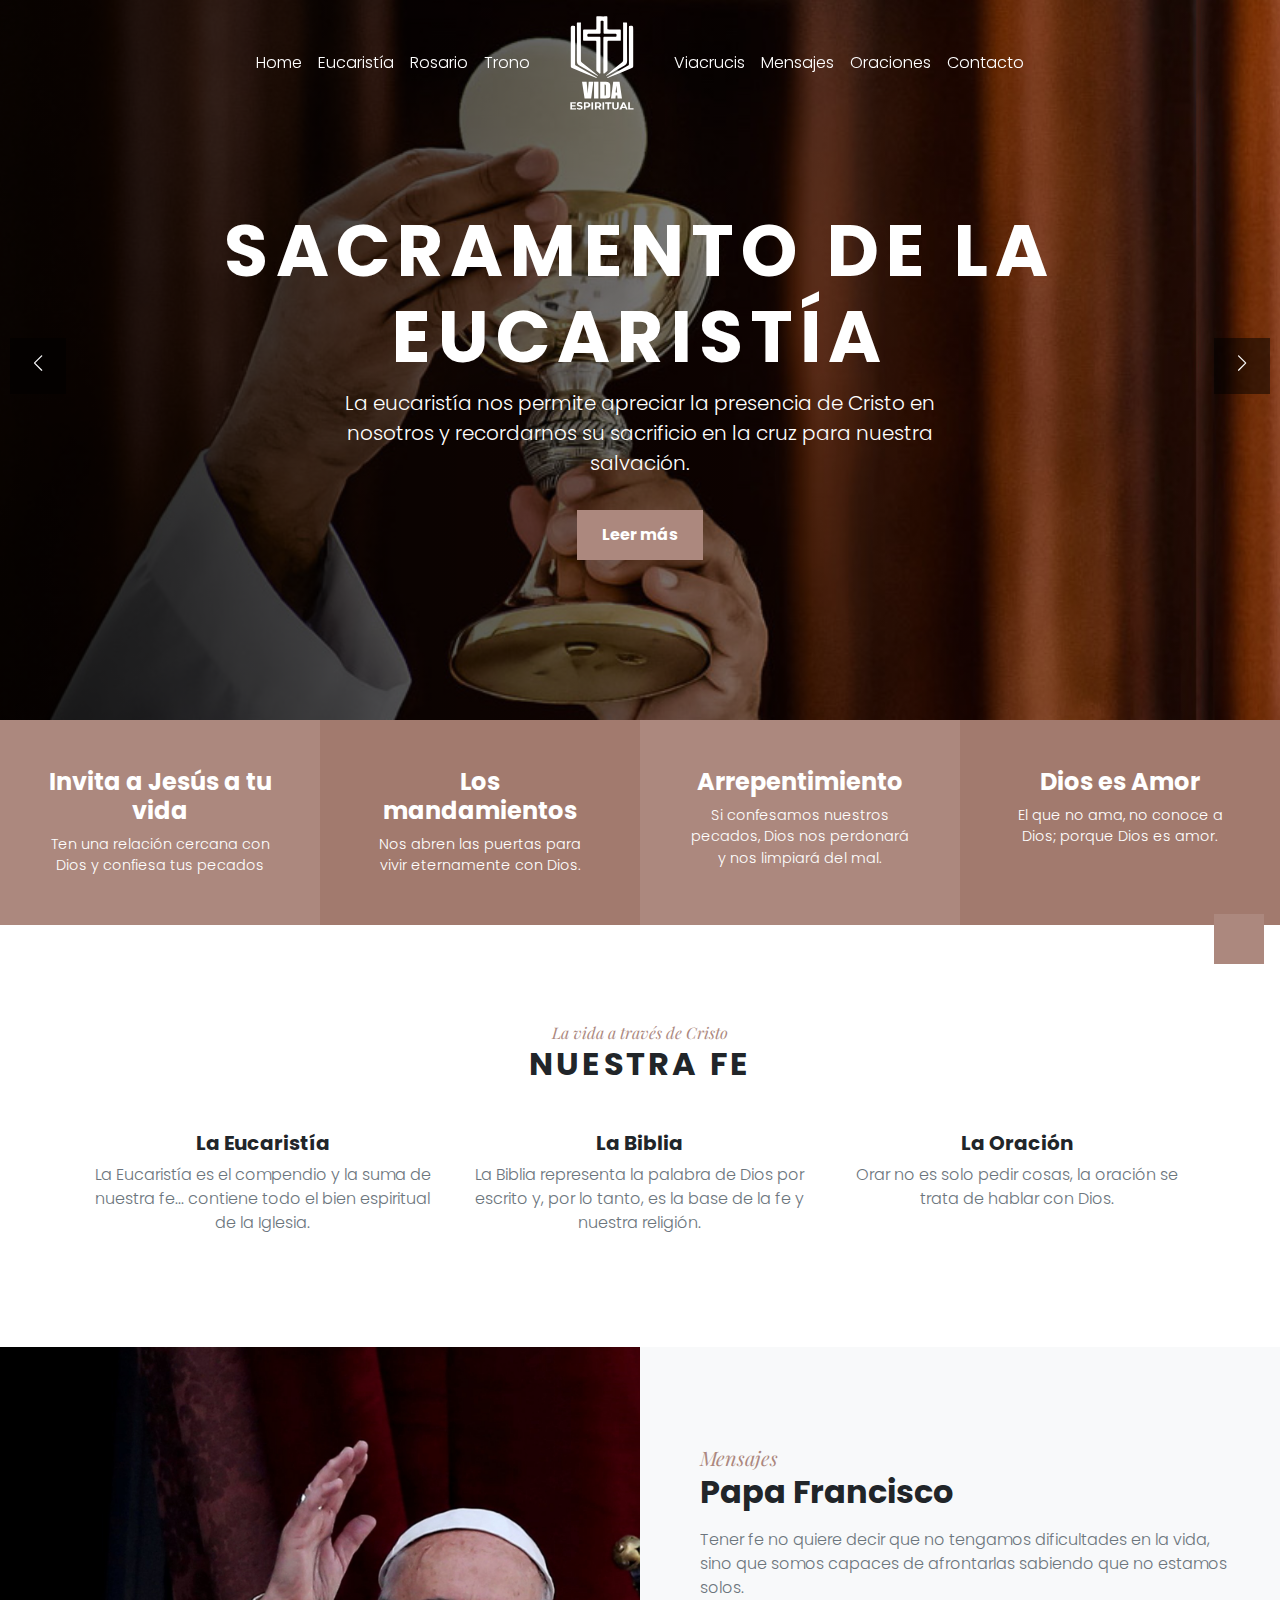
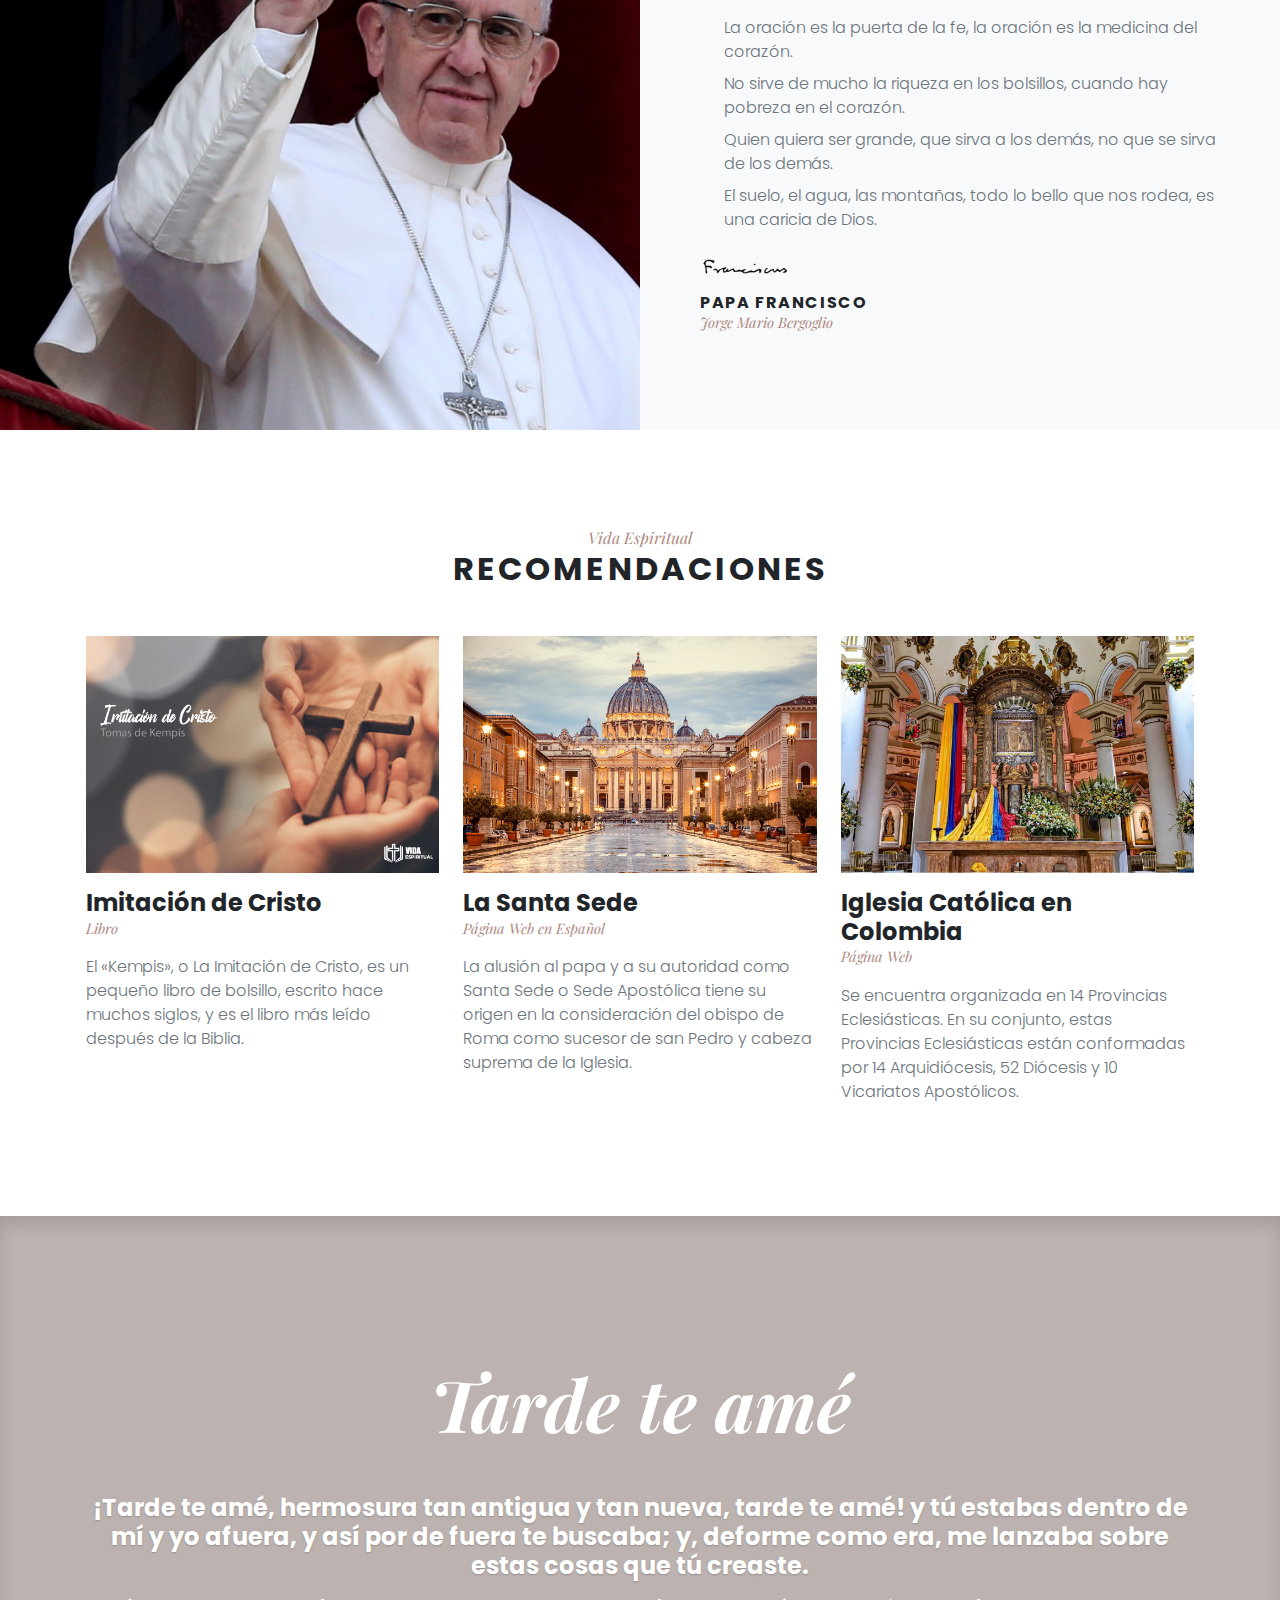
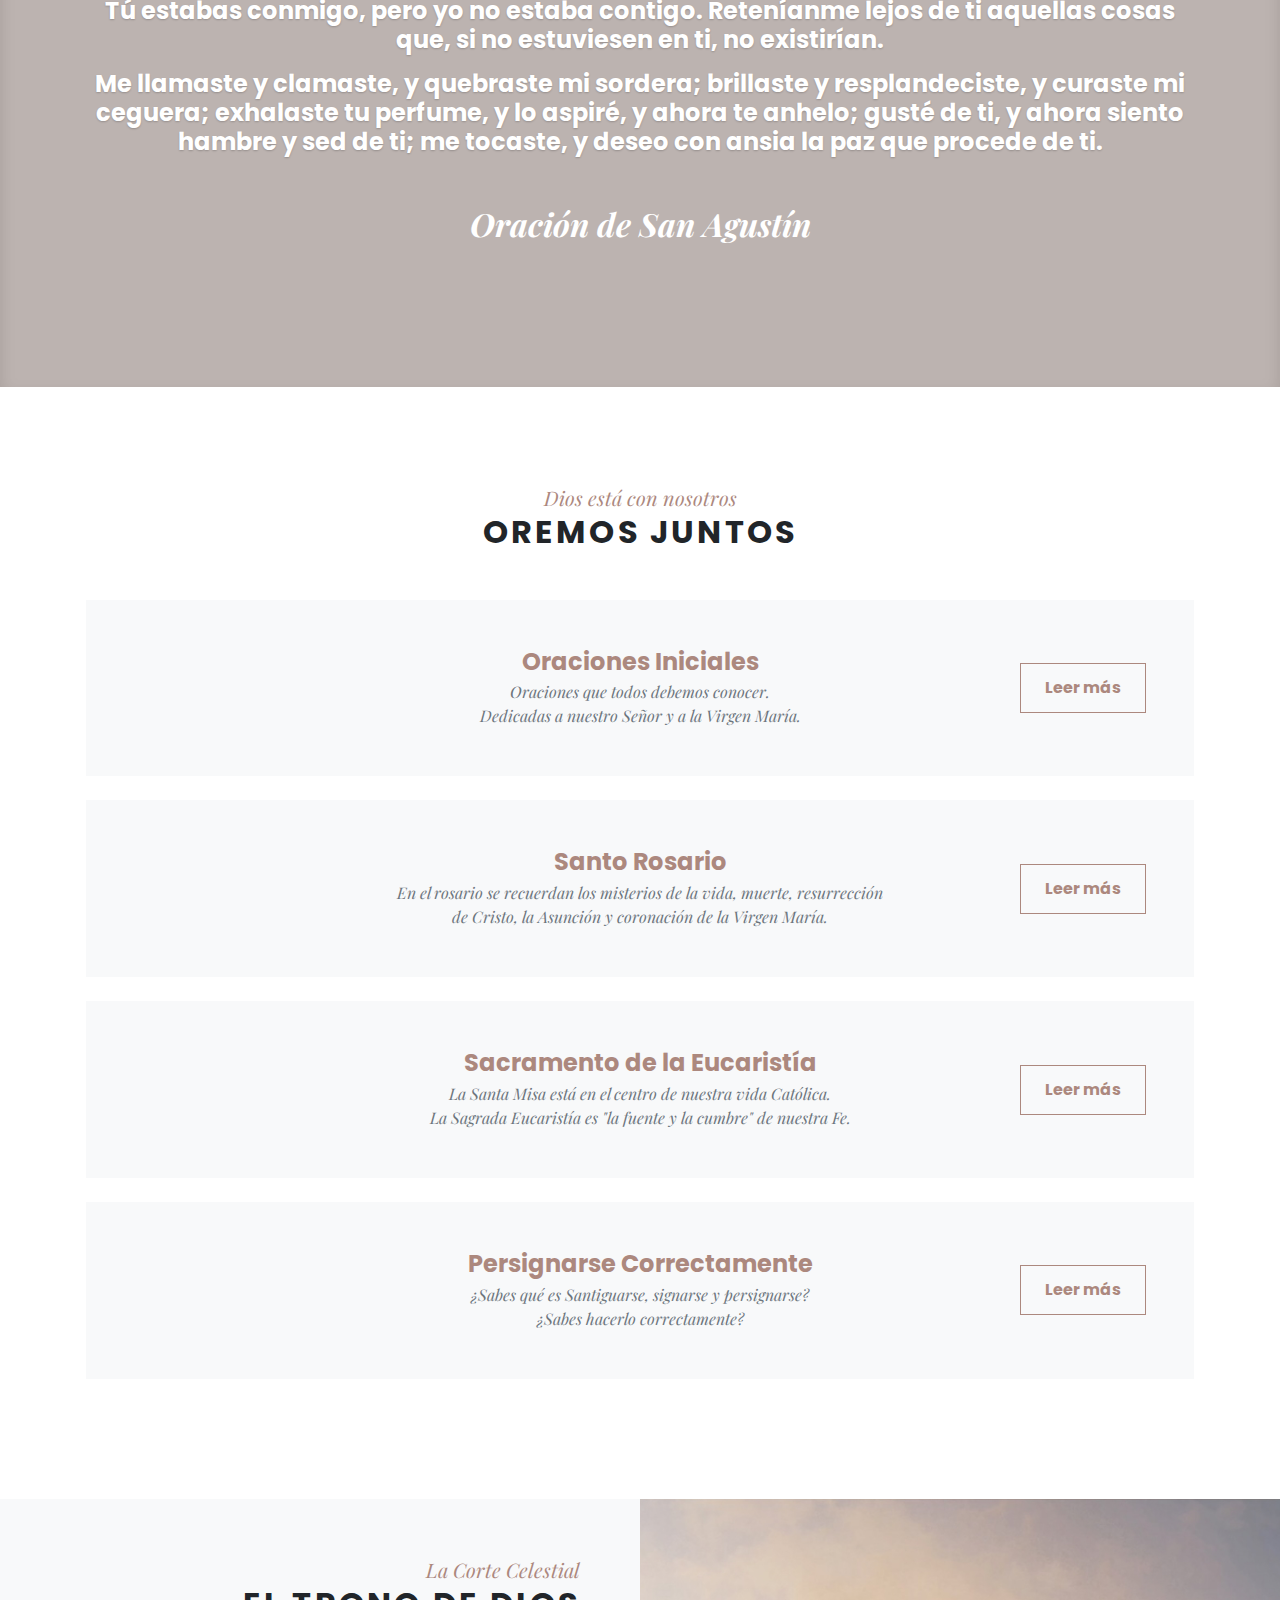
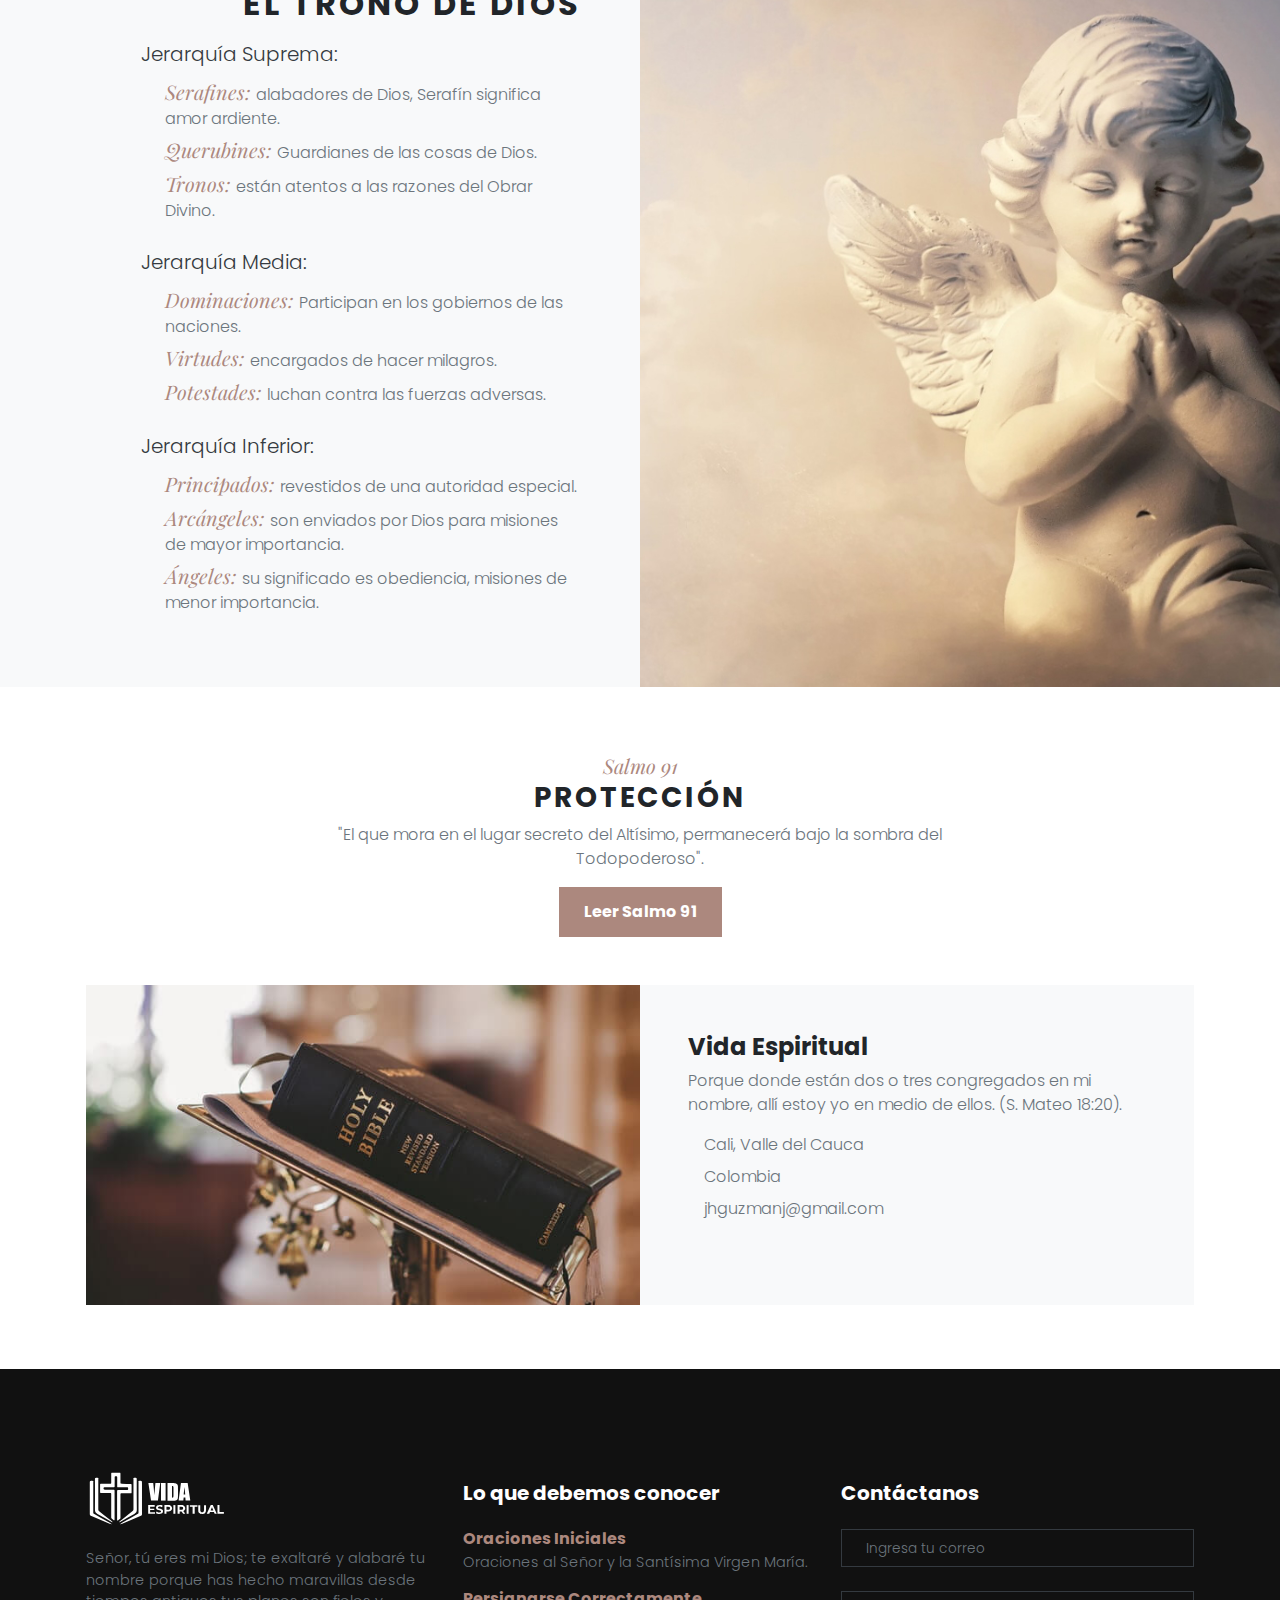
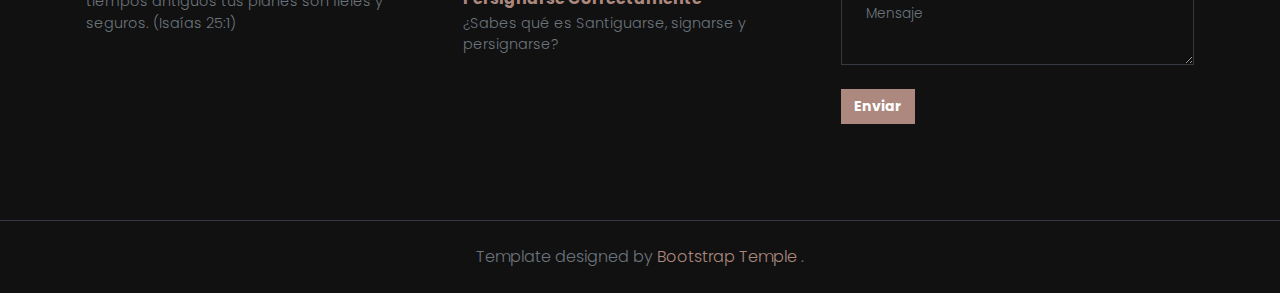
<file: index.html>
<!DOCTYPE html>
<html>
  <head>
    <meta charset="utf-8" />
    <meta http-equiv="X-UA-Compatible" content="IE=edge" />
    <title>Vida Espiritual</title>
    <meta name="description" content="" />
    <meta name="viewport" content="width=device-width, initial-scale=1" />
    <meta name="robots" content="all,follow" />
    <!-- Google fonts-->
    <link
      rel="stylesheet"
      href="https://fonts.googleapis.com/css?family=Poppins:300,400,700&amp;display=swap"
    />
    <link
      rel="stylesheet"
      href="https://fonts.googleapis.com/css?family=Playfair+Display:500i&amp;display=swap"
    />
    <link rel="stylesheet" href="https://cdn.jsdelivr.net/npm/bootstrap@4.6.1/dist/css/bootstrap.min.css">
    <script src="https://cdn.jsdelivr.net/npm/jquery@3.5.1/dist/jquery.slim.min.js"></script>
    <script src="https://cdn.jsdelivr.net/npm/popper.js@1.16.1/dist/umd/popper.min.js"></script>
    <script src="https://cdn.jsdelivr.net/npm/bootstrap@4.6.1/dist/js/bootstrap.bundle.min.js"></script>
    <!-- Swiper slider-->
    <link rel="stylesheet" href="vendor/swiper/swiper-bundle.min.css" />
    <!-- theme stylesheet-->
    <link rel="stylesheet" href="css/style.default.css" id="theme-stylesheet" />
    <!-- Custom stylesheet - for your changes-->
    <link rel="stylesheet" href="css/custom.css" />
    <!-- Favicon-->
    <link rel="shortcut icon" href="img/favicon.png" />
  </head>
  <body
    class="scrollspy-example"
    data-bs-spy="scroll"
    data-bs-target="#navbar"
    data-bs-offset="0"
    tabindex="0"
  >
    <!-- navbar-->
    <header class="header">
      <nav
        class="navbar navbar-expand-lg navbar-dark position-absolute w-100"
        id="navbar"
      >
        <div class="container">
          <a class="navbar-brand d-block d-lg-none" href="index.html#hero">
            <img src="img/logo-alt.svg" alt="..." width="60" />
          </a>
          <button
            class="navbar-toggler navbar-toggler-end"
            type="button"
            data-bs-toggle="collapse"
            data-bs-target="#navbarSupportedContent"
            aria-controls="navbarSupportedContent"
            aria-expanded="false"
            aria-label="Toggle navigation"
          >
            <span></span>
            <span></span>
            <span></span>
          </button>
          <div class="collapse navbar-collapse" id="navbarSupportedContent">
            <ul class="navbar-nav ms-auto">
              <li class="nav-item">
                <a class="nav-link" href="index.html#hero">Home</a>
              </li>
              <li class="nav-item">
                <a class="nav-link" href="eucaristia.html">Eucaristía</a>
              </li>
              <li class="nav-item">
                <a class="nav-link" href="rosario.html">Rosario</a>
              </li>
              <li class="nav-item">
                <a class="nav-link" href="index.html#trono">Trono</a>
              </li>
            </ul>
            <ul class="navbar-nav d-none d-lg-block px-4">
              <li class="nav-item m-0">
                <a class="navbar-brand m-0" href="index.html#hero">
                  <img src="img/logo.svg" alt="..." width="80" />
                </a>
              </li>
            </ul>
            <ul class="navbar-nav me-auto">
              <li class="nav-item">
                <a class="nav-link" href="viacrucis.html">Viacrucis</a>
              </li>
              <li class="nav-item">
                <a class="nav-link" href="index.html#mensajes">Mensajes</a>
              </li>
              <li class="nav-item">
                <a class="nav-link" href="oraciones.html">Oraciones</a>
              </li>
              <li class="nav-item">
                <a class="nav-link" href="index.html#contact">Contacto</a>
              </li>
            </ul>
          </div>
        </div>
      </nav>
    </header>
    <!-- Hero Slider -->
    <section class="text-center pt-lg-0 hero-home" id="hero">
      <div class="swiper hero-slider">
        <div class="swiper-wrapper">
          <div
            class="swiper-slide hero-slide bg-cover bg-center py-5 with-border-image d-flex align-items-center"
            style="background: url(img/misa_p.jpg);"
          >
            <div class="container text-white py-5 my-5 index-forward">
              <h1 class="text-uppercase text-xl mt-5">
                Sacramento de la Eucaristía
              </h1>
              <div class="row">
                <div class="col-lg-7 mx-auto">
                  <p class="lead">
                    La eucaristía nos permite apreciar la presencia de Cristo en
                    nosotros y recordarnos su sacrificio en la cruz para nuestra
                    salvación.
                  </p>
                  <a class="btn btn-primary mt-3 px-4" href="eucaristia.html">
                    Leer más
                  </a>
                </div>
              </div>
            </div>
          </div>
          <div
            class="swiper-slide hero-slide bg-cover bg-center py-5 with-border-image d-flex align-items-center"
            style="background: url(img/rosario.jpg);"
          >
            <div class="container text-white py-5 my-5 index-forward">
              <h1 class="text-uppercase text-xl mt-5">Santo Rosario</h1>
              <div class="row">
                <div class="col-lg-7 mx-auto">
                  <p class="lead">
                    El Santo Rosario otorga un infinito poder que solamente se
                    obtiene con la fe y devoción a nuestra Madre Santísima.
                  </p>
                  <a class="btn btn-primary mt-3 px-4" href="rosario.html">
                    Leer más
                  </a>
                </div>
              </div>
            </div>
          </div>
          <div
            class="swiper-slide hero-slide bg-cover bg-center py-5 with-border-image d-flex align-items-center"
            style="background: url(img/cruz.jpg);"
          >
            <div class="container text-white py-5 my-5 index-forward">
              <h1 class="text-uppercase text-xl mt-5">Santo Viacrucis</h1>
              <div class="row">
                <div class="col-lg-7 mx-auto">
                  <p class="lead">
                    En la Cruz de Cristo está todo el amor de Dios, está su
                    inmensa misericordia.
                  </p>
                  <a class="btn btn-primary mt-3 px-4" href="viacrucis.html">
                    Leer más
                  </a>
                </div>
              </div>
            </div>
          </div>
        </div>
        <div
          class="swiper-button-next swiper-nav-custom d-none d-lg-block"
        ></div>
        <div
          class="swiper-button-prev swiper-nav-custom d-none d-lg-block"
        ></div>
        <div class="swiper-pagination py-3 d-block d-lg-none"></div>
      </div>
    </section>
    <!-- Features Section-->
    <section id="features">
      <div class="container-fluid p-0">
        <div class="row p-0 text-center align-items-stretch g-0">
          <div class="col-lg-3 col-md-6">
            <div class="p-5 text-white h-100 bg-primary">
              <h3 class="h4">Invita a Jesús a tu vida</h3>
              <p class="mb-0 text-small">
                Ten una relación cercana con Dios y confiesa tus pecados
              </p>
            </div>
          </div>
          <div class="col-lg-3 col-md-6">
            <div class="p-5 text-white h-100 bg-primary-shade">
              <h3 class="h4">Los mandamientos</h3>
              <p class="mb-0 text-small">
                Nos abren las puertas para vivir eternamente con Dios.
              </p>
            </div>
          </div>
          <div class="col-lg-3 col-md-6 order-lg-3">
            <div class="p-5 text-white h-100 bg-primary">
              <h3 class="h4">Arrepentimiento</h3>
              <p class="mb-0 text-small">
                Si confesamos nuestros pecados, Dios nos perdonará y nos
                limpiará del mal.
              </p>
            </div>
          </div>
          <div class="col-lg-3 col-md-6 order-lg-4">
            <div class="p-5 text-white h-100 bg-primary-shade">
              <h3 class="h4">Dios es Amor</h3>
              <p class="mb-0 text-small">
                El que no ama, no conoce a Dios; porque Dios es amor.
              </p>
            </div>
          </div>
        </div>
      </div>
    </section>
    <!-- Services Section -->
    <section class="py-5" id="services">
      <div class="container py-5">
        <header class="mb-4 text-center mb-5">
          <p class="text-serif mb-0 text-primary">La vida a través de Cristo</p>
          <h2 class="text-uppercase">Nuestra fe</h2>
        </header>
        <div class="row text-center gy-4">
          <div class="col-lg-4">
            <i class="fas text-primary mb-4 fa-3x fa-church"></i>
            <h3 class="h5">La Eucaristía</h3>
            <p class="text-muted">
              La Eucaristía es el compendio y la suma de nuestra fe... contiene
              todo el bien espiritual de la Iglesia.
            </p>
          </div>
          <div class="col-lg-4">
            <i class="fas text-primary mb-4 fa-3x fa-bible"></i>
            <h3 class="h5">La Biblia</h3>
            <p class="text-muted">
              La Biblia representa la palabra de Dios por escrito y, por lo
              tanto, es la base de la fe y nuestra religión.
            </p>
          </div>
          <div class="col-lg-4">
            <i class="fas text-primary mb-4 fa-3x fa-praying-hands"></i>
            <h3 class="h5">La Oración</h3>
            <p class="text-muted">
              Orar no es solo pedir cosas, la oración se trata de hablar con
              Dios.
            </p>
          </div>
        </div>
      </div>
    </section>
    <!-- Works Section-->
    <section id="mensajes">
      <div class="container-fluid px-0">
        <div class="row align-items-stretch">
          <div
            class="col-lg-6 half-page-banner bg-cover"
            style="background: url(img/papa.jpg);"
          ></div>
          <div class="col-lg-6 bg-light py-lg-5">
            <div class="h-100 d-flex flex-column p-5 justify-content-center">
              <p class="text-serif text-primary text-lg mb-0">Mensajes</p>
              <h2 class="mb-3">Papa Francisco</h2>
              <p class="text-muted">
                Tener fe no quiere decir que no tengamos dificultades en la
                vida, sino que somos capaces de afrontarlas sabiendo que no
                estamos solos.
              </p>
              <ul class="list-check ps-0">
                <li>
                  <p class="mb-0 text-muted mb-2">
                    La oración es la puerta de la fe, la oración es la medicina
                    del corazón.
                  </p>
                </li>
                <li>
                  <p class="mb-0 text-muted mb-2">
                    No sirve de mucho la riqueza en los bolsillos, cuando hay
                    pobreza en el corazón.
                  </p>
                </li>
                <li>
                  <p class="mb-0 text-muted mb-2">
                    Quien quiera ser grande, que sirva a los demás, no que se
                    sirva de los demás.
                  </p>
                </li>
                <li>
                  <p class="mb-0 text-muted mb-2">
                    El suelo, el agua, las montañas, todo lo bello que nos
                    rodea, es una caricia de Dios.
                  </p>
                </li>
              </ul>
              <img class="mb-3" src="img/signature.png" alt="..." width="90" />
              <h6 class="text-uppercase mb-0">Papa Francisco</h6>
              <p class="text-serif text-primary text-small mb-0">
                Jorge Mario Bergoglio
              </p>
            </div>
          </div>
        </div>
      </div>
    </section>
    <!-- Sermons Section -->
    <section class="py-5" id="sermons">
      <div class="container py-5">
        <header class="mb-4 text-center mb-5">
          <p class="text-serif mb-0 text-primary">Vida Espiritual</p>
          <h2 class="text-uppercase">Recomendaciones</h2>
        </header>
        <div class="row gy-5">
          <div class="col-lg-4">
            <a
              class="primary-overlay d-block mb-3"
              href="https://books.google.com.co/books/about/Imitaci%C3%B3n_de_Cristo.html?id=NFWK1d-BZmMC&printsec=frontcover&source=kp_read_button&hl=es&redir_esc=y#v=onepage&q&f=false"
            >
              <div class="overlay-content">
                <img
                  class="img-fluid w-100"
                  src="img/imitacion.jpg"
                  alt="..."
                />
              </div>
            </a>
            <h4 class="mb-0">
              <a
                class="reset-anchor"
                href="https://books.google.com.co/books/about/Imitaci%C3%B3n_de_Cristo.html?id=NFWK1d-BZmMC&printsec=frontcover&source=kp_read_button&hl=es&redir_esc=y#v=onepage&q&f=false"
              >
                Imitación de Cristo
              </a>
            </h4>
            <p class="text-serif text-primary text-small">Libro</p>
            <p class="text-muted">
              El «Kempis», o La Imitación de Cristo, es un pequeño libro de
              bolsillo, escrito hace muchos siglos, y es el libro más leído
              después de la Biblia.
            </p>
          </div>
          <div class="col-lg-4">
            <a
              class="primary-overlay d-block mb-3"
              href="https://www.vatican.va/content/vatican/es.html"
            >
              <div class="overlay-content">
                <img class="img-fluid w-100" src="img/sermon-2.jpg" alt="..." />
              </div>
            </a>
            <h4 class="mb-0">
              <a
                class="reset-anchor"
                href="https://www.vatican.va/content/vatican/es.html"
              >
                La Santa Sede
              </a>
            </h4>
            <p class="text-serif text-primary text-small">
              Página Web en Español
            </p>
            <p class="text-muted">
              La alusión al papa y a su autoridad como Santa Sede o Sede
              Apostólica tiene su origen en la consideración del obispo de Roma
              como sucesor de san Pedro y cabeza suprema de la Iglesia.
            </p>
          </div>
          <div class="col-lg-4">
            <a
              class="primary-overlay d-block mb-3"
              href="http://nunciatura.org.co/iglesia-catolica-en-colombia/"
            >
              <div class="overlay-content">
                <img class="img-fluid w-100" src="img/sermon-3.jpg" alt="..." />
              </div>
            </a>
            <h4 class="mb-0">
              <a
                class="reset-anchor"
                href="http://nunciatura.org.co/iglesia-catolica-en-colombia/"
              >
                Iglesia Católica en Colombia
              </a>
            </h4>
            <p class="text-serif text-primary text-small">
              Página Web
            </p>
            <p class="text-muted">
              Se encuentra organizada en 14 Provincias Eclesiásticas. En su
              conjunto, estas Provincias Eclesiásticas están conformadas por 14
              Arquidiócesis, 52 Diócesis y 10 Vicariatos Apostólicos.
            </p>
          </div>
        </div>
      </div>
    </section>
    <!-- Become a Volunteer Section -->
    <section
      class="bg-cover bg-fixed shadow-inner"
      id="volunteer"
      style="background: url(img/oraciones_div.jpg);"
    >
      <div class="primary-overlay py-5">
        <div class="overlay-content z-index-20 position-relative py-5">
          <div class="container py-5 text-white text-center">
            <h2 class="text-xl text-serif mb-5">Tarde te amé</h2>
            <h4 class="text-shadow mb-3">
              ¡Tarde te amé, hermosura tan antigua y tan nueva, tarde te amé! y
              tú estabas dentro de mí y yo afuera, y así por de fuera te
              buscaba; y, deforme como era, me lanzaba sobre estas cosas que tú
              creaste.
            </h4>
            <h4 class="text-shadow mb-3">
              Tú estabas conmigo, pero yo no estaba contigo. Reteníanme lejos de
              ti aquellas cosas que, si no estuviesen en ti, no existirían.
            </h4>
            <h4 class="text-shadow mb-5">
              Me llamaste y clamaste, y quebraste mi sordera; brillaste y
              resplandeciste, y curaste mi ceguera; exhalaste tu perfume, y lo
              aspiré, y ahora te anhelo; gusté de ti, y ahora siento hambre y
              sed de ti; me tocaste, y deseo con ansia la paz que procede de ti.
            </h4>
            <h2 class="text-serif mb-0">Oración de San Agustín</h2>
          </div>
        </div>
      </div>
    </section>
    <!-- Events Section-->
    <section class="py-5">
      <div class="container py-5">
        <header class="mb-4 text-center mb-5">
          <p class="text-serif mb-0 text-primary text-lg">
            Dios está con nosotros
          </p>
          <h2 class="text-uppercase">Oremos Juntos</h2>
        </header>
        <div class="p-4 p-lg-5 bg-light text-center mb-4">
          <div class="row gy-4 align-items-center">
            <div class="col-lg-3">
              <div
                class="d-flex align-items-center justify-content-center justify-content-lg-start"
              >
                <a class="reset-anchor" href="oraciones.html">
                  <i class="fas text-primary fa-3x fa-bible"></i>
                </a>
              </div>
            </div>
            <div class="col-lg-6 text-center">
              <h4 class="text-primary mb-1">
                <a class="reset-anchor" href="oraciones.html">
                  Oraciones Iniciales
                </a>
              </h4>
              <p class="text-serif mb-0 text-muted">
                Oraciones que todos debemos conocer.
              </p>
              <p class="text-serif mb-0 text-muted">
                Dedicadas a nuestro Señor y a la Virgen María.
              </p>
            </div>
            <div class="col-lg-3 text-lg-end">
              <a class="btn btn-outline-primary px-4" href="oraciones.html">
                Leer más
              </a>
            </div>
          </div>
        </div>
        <div class="p-4 p-lg-5 bg-light text-center mb-4">
          <div class="row gy-4 align-items-center">
            <div class="col-lg-3">
              <div
                class="d-flex align-items-center justify-content-center justify-content-lg-start"
              >
                <a class="reset-anchor" href="rosario.html">
                  <i class="fas text-primary fa-3x fa-praying-hands"></i>
                </a>
              </div>
            </div>
            <div class="col-lg-6 text-center">
              <h4 class="text-primary mb-1">
                <a class="reset-anchor" href="rosario.html">
                  Santo Rosario
                </a>
              </h4>
              <p class="text-serif mb-0 text-muted">
                En el rosario se recuerdan los misterios de la vida, muerte,
                resurrección de Cristo, la Asunción y coronación de la Virgen
                María.
              </p>
            </div>
            <div class="col-lg-3 text-lg-end">
              <a class="btn btn-outline-primary px-4" href="rosario.html">
                Leer más
              </a>
            </div>
          </div>
        </div>
        <div class="p-4 p-lg-5 bg-light text-center mb-4">
          <div class="row gy-4 align-items-center">
            <div class="col-lg-3">
              <div
                class="d-flex align-items-center justify-content-center justify-content-lg-start"
              >
                <a class="reset-anchor" href="eucaristia.html">
                  <i class="fas text-primary fa-3x fa-church"></i>
                </a>
              </div>
            </div>
            <div class="col-lg-6 text-center">
              <h4 class="text-primary mb-1">
                <a class="reset-anchor" href="eucaristia.html">
                  Sacramento de la Eucaristía
                </a>
              </h4>
              <p class="text-serif mb-0 text-muted">
                La Santa Misa está en el centro de nuestra vida Católica.
              </p>
              <p class="text-serif mb-0 text-muted">
                La Sagrada Eucaristía es "la fuente y la cumbre" de nuestra Fe.
              </p>
            </div>
            <div class="col-lg-3 text-lg-end">
              <a class="btn btn-outline-primary px-4" href="eucaristia.html">
                Leer más
              </a>
            </div>
          </div>
        </div>
        <div class="p-4 p-lg-5 bg-light text-center mb-4">
          <div class="row gy-4 align-items-center">
            <div class="col-lg-3">
              <div
                class="d-flex align-items-center justify-content-center justify-content-lg-start"
              >
                <a class="reset-anchor" href="persignarse.html">
                  <i class="fas text-primary fa-3x fa-cross"></i>
                </a>
              </div>
            </div>
            <div class="col-lg-6 text-center">
              <h4 class="text-primary mb-1">
                <a class="reset-anchor" href="persignarse.html">
                  Persignarse Correctamente
                </a>
              </h4>
              <p class="text-serif mb-0 text-muted">
                ¿Sabes qué es Santiguarse, signarse y persignarse?
              </p>
              <p class="text-serif mb-0 text-muted">
                ¿Sabes hacerlo correctamente?
              </p>
            </div>
            <div class="col-lg-3 text-lg-end">
              <a class="btn btn-outline-primary px-4" href="persignarse.html">
                Leer más
              </a>
            </div>
          </div>
        </div>
      </div>
    </section>
    <!-- Donation trono-->
    <section id="trono">
      <div class="container-fluid px-0">
        <div class="row align-items-stretch">
          <div class="col-lg-6 bg-light py-lg-5 order-2 order-lg-1">
            <div
              class="h-100 d-flex flex-column px-5 py-2 justify-content-center"
            >
              <div class="w-100">
                <p class="text-serif text-primary mb-0 text-lg-end text-lg">
                  La Corte Celestial
                </p>
                <h2 class="text-uppercase mb-0 text-lg-end">
                  El Trono de Dios
                </h2>
                <div class="row">
                  <div class="col-lg-10 ms-auto">
                    <p class="text-primary mt-3 mb-2 text-lg text-dark">
                      Jerarquía Suprema:
                    </p>
                    <ul class="list-check ps-0">
                      <li>
                        <p class="mb-0 text-muted mb-1">
                          <span class="text-serif text-primary text-lg">
                            Serafines:
                          </span>
                          alabadores de Dios, Serafín significa amor ardiente.
                        </p>
                      </li>
                      <li>
                        <p class="mb-0 text-muted mb-1">
                          <span class="text-serif text-primary text-lg">
                            Querubines:
                          </span>
                          Guardianes de las cosas de Dios.
                        </p>
                      </li>
                      <li>
                        <p class="mb-0 text-muted mb-1">
                          <span class="text-serif text-primary text-lg">
                            Tronos:
                          </span>
                          están atentos a las razones del Obrar Divino.
                        </p>
                      </li>
                    </ul>
                  </div>
                  <div class="col-lg-10 ms-auto">
                    <p class="text-primary my-2 text-lg text-dark">
                      Jerarquía Media:
                    </p>
                    <ul class="list-check ps-0">
                      <li>
                        <p class="mb-0 text-muted mb-1">
                          <span class="text-serif text-primary text-lg">
                            Dominaciones:
                          </span>
                          Participan en los gobiernos de las naciones.
                        </p>
                      </li>
                      <li>
                        <p class="mb-0 text-muted mb-1">
                          <span class="text-serif text-primary text-lg">
                            Virtudes:
                          </span>
                          encargados de hacer milagros.
                        </p>
                      </li>
                      <li>
                        <p class="mb-0 text-muted mb-1">
                          <span class="text-serif text-primary text-lg">
                            Potestades:
                          </span>
                          luchan contra las fuerzas adversas.
                        </p>
                      </li>
                    </ul>
                  </div>
                  <div class="col-lg-10 ms-auto">
                    <p class="text-primary my-2 text-lg text-dark">
                      Jerarquía Inferior:
                    </p>
                    <ul class="list-check ps-0">
                      <li>
                        <p class="mb-0 text-muted mb-1">
                          <span class="text-serif text-primary text-lg">
                            Principados:
                          </span>
                          revestidos de una autoridad especial.
                        </p>
                      </li>
                      <li>
                        <p class="mb-0 text-muted mb-1">
                          <span class="text-serif text-primary text-lg">
                            Arcángeles:
                          </span>
                          son enviados por Dios para misiones de mayor
                          importancia.
                        </p>
                      </li>
                      <li>
                        <p class="mb-0 text-muted mb-1">
                          <span class="text-serif text-primary text-lg">
                            Ángeles:
                          </span>
                          su significado es obediencia, misiones de menor
                          importancia.
                        </p>
                      </li>
                    </ul>
                  </div>
                </div>
              </div>
            </div>
          </div>
          <div
            class="col-lg-6 half-page-banner bg-cover bg-center order-1 order-lg-2"
            style="background: url(img/angel.jpg);"
          ></div>
        </div>
      </div>
    </section>
    <!-- Contact Section-->
    <section class="py-3" id="contact">
      <div class="container py-5">
        <header class="mb-4 mb-5 text-center">
          <p class="text-serif mb-0 text-primary text-lg">Salmo 91</p>
          <h3 class="text-uppercase">Protección</h3>
          <div class="row">
            <div class="col-lg-7 mx-auto">
              <p class="text-muted">
                "El que mora en el lugar secreto del Altísimo, permanecerá bajo
                la sombra del Todopoderoso".
              </p>
            </div>
          </div>
          <div class="container">
            <!-- Button to Open the Modal -->
            <button type="button" class="btn btn-primary" data-toggle="modal" data-target="#myModal">
              Leer Salmo 91
            </button>
          
            <!-- The Modal -->
            <div class="modal" id="myModal">
              <div class="modal-dialog">
                <div class="modal-content">
                
                  <!-- Modal Header -->
                  <div class="modal-header">
                    <h1 class="modal-title text-primary">Salmo 91</h1>
                    <button type="button" class="close" data-dismiss="modal">x</button>
                  </div>
                  
                  <!-- Modal body -->
                  <div class="modal-body text-left">
                    <p><span class="text-primary fw-bold">1</span> El que habita al abrigo del Altísimo se acoge a la sombra del Todopoderoso.</p>
                    <p><span class="text-primary fw-bold">2</span> Yo le digo al Señor: «Tú eres mi refugio, mi fortaleza, el Dios en quien confío.»</p>
                    <p><span class="text-primary fw-bold">3</span> Él te librará del lazo del cazador, de la peste destructora.</p>
                    <p><span class="text-primary fw-bold">4</span> Con sus plumas te cubrirá, y debajo de sus alas estarás seguro; su verdad nunca deja de cuidarnos</p>
                    <p><span class="text-primary fw-bold">5</span> No temerás el terror nocturno, ni saeta que vuele de día,</p>
                    <p><span class="text-primary fw-bold">6</span> Ni pestilencia que ande en oscuridad, ni mortandad que en medio del día destruya.</p>
                    <p><span class="text-primary fw-bold">7</span> Caerán a tu lado mil, y diez mil a tu diestra; mas a ti no llegará.</p>
                    <p><span class="text-primary fw-bold">8</span> Ciertamente con tus ojos mirarás y verás la recompensa de los impíos.</p>
                    <p><span class="text-primary fw-bold">9</span> Porque has puesto al Señor, que es mi esperanza, al Altísimo por tu habitación,</p>
                    <p><span class="text-primary fw-bold">10</span> No te sobrevendrá mal, ni plaga tocará tu morada.</p>
                    <p><span class="text-primary fw-bold">11</span> Pues a sus ángeles mandará acerca de ti, que te guarden en todos tus caminos.</p>
                    <p><span class="text-primary fw-bold">12</span> En las manos te llevarán, para que tu pie no tropiece en piedra.</p>
                    <p><span class="text-primary fw-bold">13</span> Sobre el león y el áspid pisarás; hollarás al cachorro del león y al dragón.</p>
                    <p><span class="text-primary fw-bold">14</span> Por cuanto en mí ha puesto su amor, yo también lo libraré; le pondré en alto, por cuanto ha conocido mi nombre.</p>
                    <p><span class="text-primary fw-bold">15</span> Me invocará, y yo le responderé; con él estaré yo en la angustia; lo libraré y le glorificaré.</p>
                    <p><span class="text-primary fw-bold">16</span> Lo saciaré de larga vida, y le mostraré mi salvación.</p>
                  </div>
                  
                  <!-- Modal footer -->
                  <div class="modal-footer justify-content-center">
                    <button type="button" class="btn btn-primary" data-dismiss="modal">Cerrar</button>
                  </div>
                  
                </div>
              </div>
            </div>
          </div>
        </header>

        <div class="row align-items-stretch gx-0">
          <div class="col-lg-6">
            <div
              class="contact-img bg-center bg-cover"
              style="background: url(img/contact-bg.jpg);"
            ></div>
          </div>
          <div class="col-lg-6">
            <div class="bg-light p-5 h-100">
              <h4>Vida Espiritual</h4>
              <p class="text-muted">
                Porque donde están dos o tres congregados en mi nombre, allí
                estoy yo en medio de ellos. (S. Mateo 18:20).
              </p>
              <ul class="list-unstyled mb-0 text-muted">
                <li class="mb-2">
                  <a class="reset-anchor" href="">
                    <i class="text-primary me-3 fas fa-map-marker-alt"></i>
                    <span>Cali, Valle del Cauca</span>
                  </a>
                </li>
                <li class="mb-2">
                  <a class="reset-anchor" href="">
                    <i class="text-primary me-3 fas fa-globe-americas"></i>
                    <span>Colombia</span>
                  </a>
                </li>
                <li class="mb-2">
                  <a class="reset-anchor" href="mailto:jhguzmanj@gmail.com">
                    <i class="text-primary me-3 far fa-envelope"></i>
                    <span>jhguzmanj@gmail.com</span>
                  </a>
                </li>
              </ul>
            </div>
          </div>
        </div>
      </div>
    </section>
    <!-- Scroll Top Button-->
    <a class="scroll-top" href="#"><i class="fas fa-long-arrow-alt-up"></i></a>
    <footer class="pt-5 text-white" style="background: #111;">
      <div class="container pt-5">
        <div class="row mb-5 pb-5">
          <div class="col-md-4 col-sm-12">
            <img class="mb-3" src="img/logo-footer.svg" alt="..." width="140" />
            <p class="text-small text-muted">
              Señor, tú eres mi Dios; te exaltaré y alabaré tu nombre porque has
              hecho maravillas desde tiempos antiguos tus planes son fieles y
              seguros. (Isaías 25:1)
              <br />
            </p>
            <p class="text-small text-muted"></p>
          </div>
          <div class="col-md-4 col-sm-12">
            <h5 class="mb-4 mt-3">Lo que debemos conocer</h5>
            <ul class="list-unstyled">
              <li class="mb-3">
                <h6 class="mb-1">
                  <a class="reset-anchor text-primary" href="oraciones.html">
                    Oraciones Iniciales
                  </a>
                </h6>
                <p class="text-muted text-small mb-0">
                  Oraciones al Señor y la Santísima Virgen María.
                </p>
              </li>
              <li class="mb-3">
                <h6 class="mb-1">
                  <a class="reset-anchor text-primary" href="persignarse.html">
                    Persignarse Correctamente
                  </a>
                </h6>
                <p class="text-muted text-small mb-0">
                  ¿Sabes qué es Santiguarse, signarse y persignarse?
                  <br />
                </p>
              </li>
            </ul>
          </div>
          <div class="col-md-4 col-sm-12">
            <h5 class="mb-4 mt-3">Contáctanos</h5>
            <form class="" action="mailto:jhguzmanj@gmail.com" method="post" enctype="text/plain">
                <fieldset class="form-group mb-0">
                  <input type="email" class="form-control border-dark text-white rounded-0 bg-none" name="Tu correo " placeholder="Ingresa tu correo"><br>
                  <textarea class="form-control border-dark text-white rounded-0 bg-none" name="Mensaje " placeholder="Mensaje"></textarea><br>
              </fieldset>
                <fieldset class="form-group text-xs-right mb-0">
                    <button type="submit" class="btn btn-primary btn-sm"><i class="fas fa-paper-plane"></i> Enviar</button>
                </fieldset>
            </form>
        </div>
          </div>
        </div>
        <div class="py-4 border-top border-dark text-center">
          <p class="mb-0 text-muted">
            Template designed by
            <a
              class="reset-anchor text-primary"
              href="https://bootstrapious.com/p/cathedral-bootstrap-church-charity-template"
            >
              Bootstrap Temple
            </a>
            .
          </p>
          <!-- If you want to remove the backlink, please purchase the Attribution-Free License. See details in readme.txt or license.txt. Thanks!-->
        </div>
      </div>
    </footer>
    <!-- JavaScript files-->
    <script src="vendor/bootstrap/js/bootstrap.bundle.min.js"></script>
    <script src="vendor/swiper/swiper-bundle.min.js"></script>
    <script src="js/countdown.js"></script>
    <script src="vendor/progressbar.js/progressbar.js"></script>
    <script src="js/front.js"></script>
    <script>
      // ------------------------------------------------------- //
      //   Inject SVG Sprite -
      //   see more here
      //   https://css-tricks.com/ajaxing-svg-sprite/
      // ------------------------------------------------------ //
      function injectSvgSprite(path) {
        var ajax = new XMLHttpRequest()
        ajax.open('GET', path, true)
        ajax.send()
        ajax.onload = function (e) {
          var div = document.createElement('div')
          div.className = 'd-none'
          div.innerHTML = ajax.responseText
          document.body.insertBefore(div, document.body.childNodes[0])
        }
      }
      // this is set to BootstrapTemple website as you cannot
      // inject local SVG sprite (using only 'icons/orion-svg-sprite.svg' path)
      // while using file:// protocol
      // pls don't forget to change to your domain :)
      injectSvgSprite(
        'https://bootstraptemple.com/files/icons/orion-svg-sprite.svg',
      )
    </script>
    <!-- FontAwesome CSS - loading as last, so it doesn't block rendering-->
    <link
      rel="stylesheet"
      href="https://use.fontawesome.com/releases/v5.7.1/css/all.css"
      integrity="sha384-fnmOCqbTlWIlj8LyTjo7mOUStjsKC4pOpQbqyi7RrhN7udi9RwhKkMHpvLbHG9Sr"
      crossorigin="anonymous"
    />
  </body>
</html>
</file>
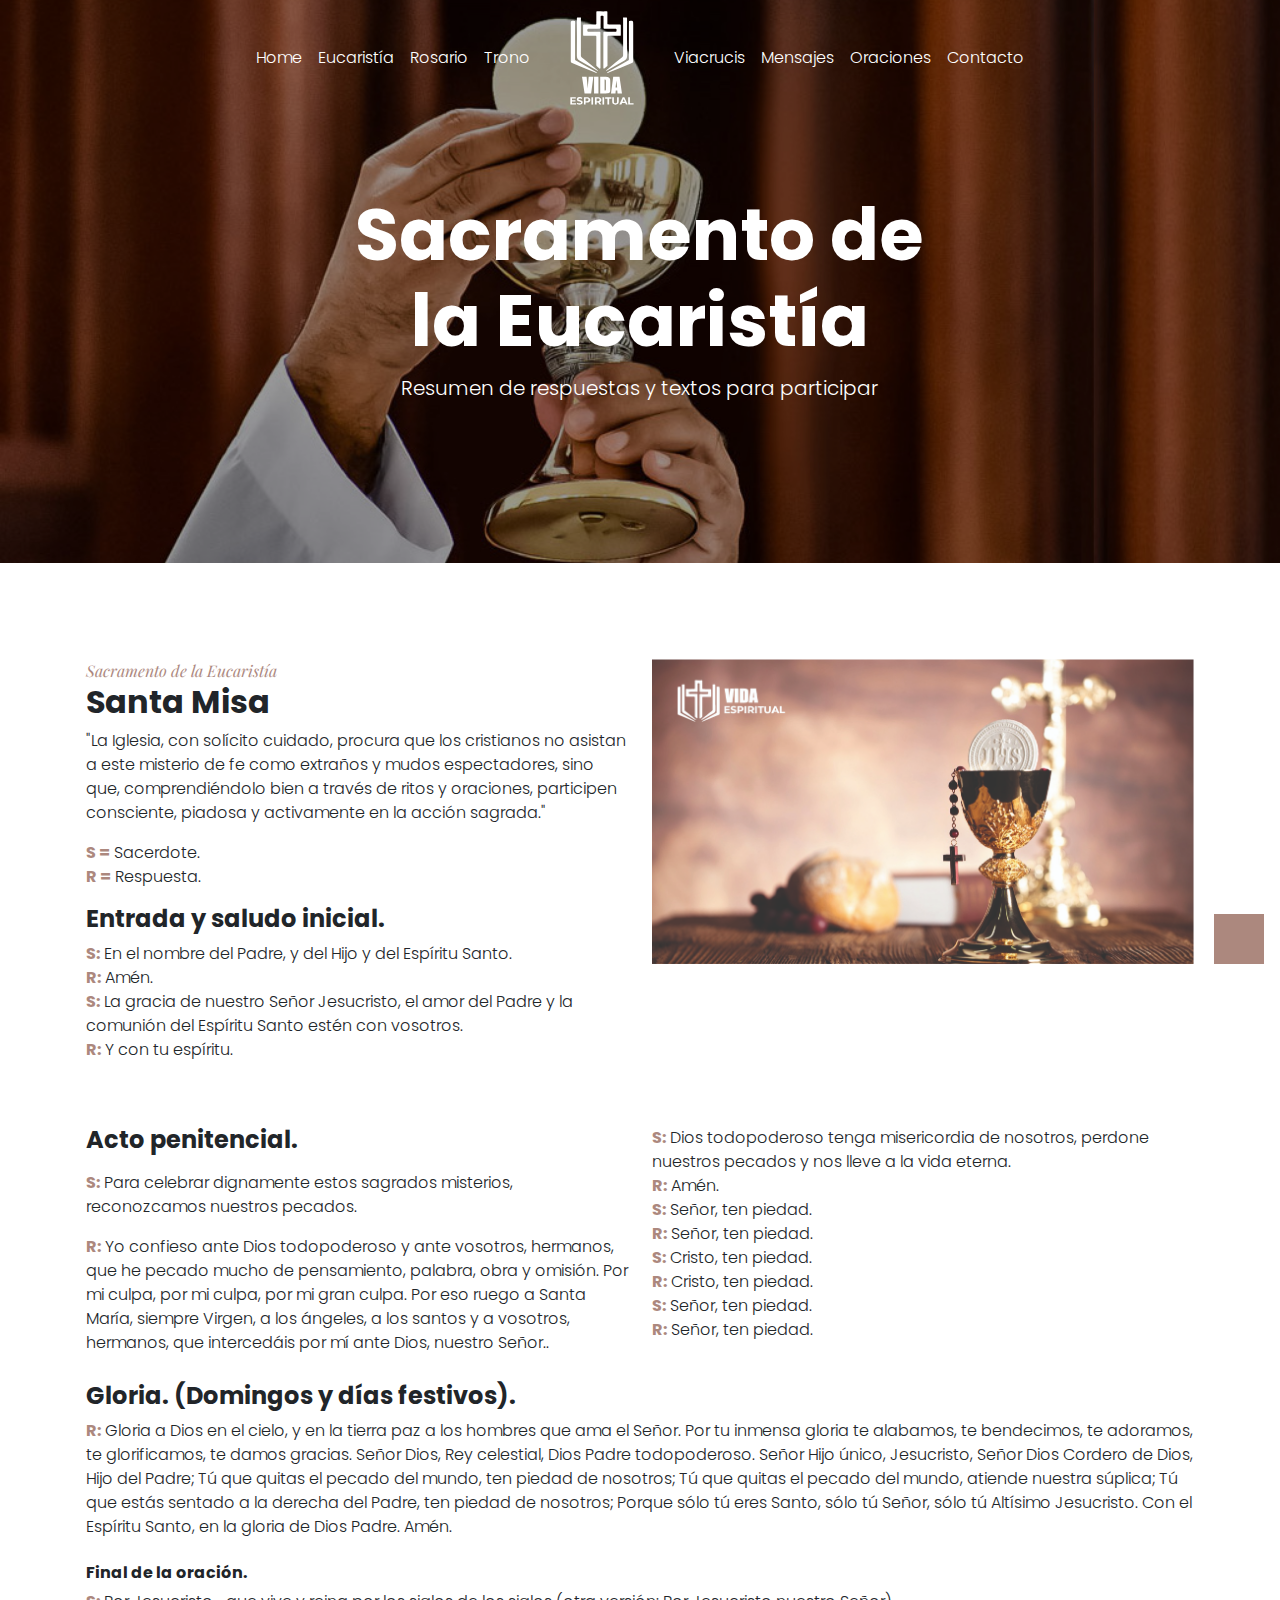
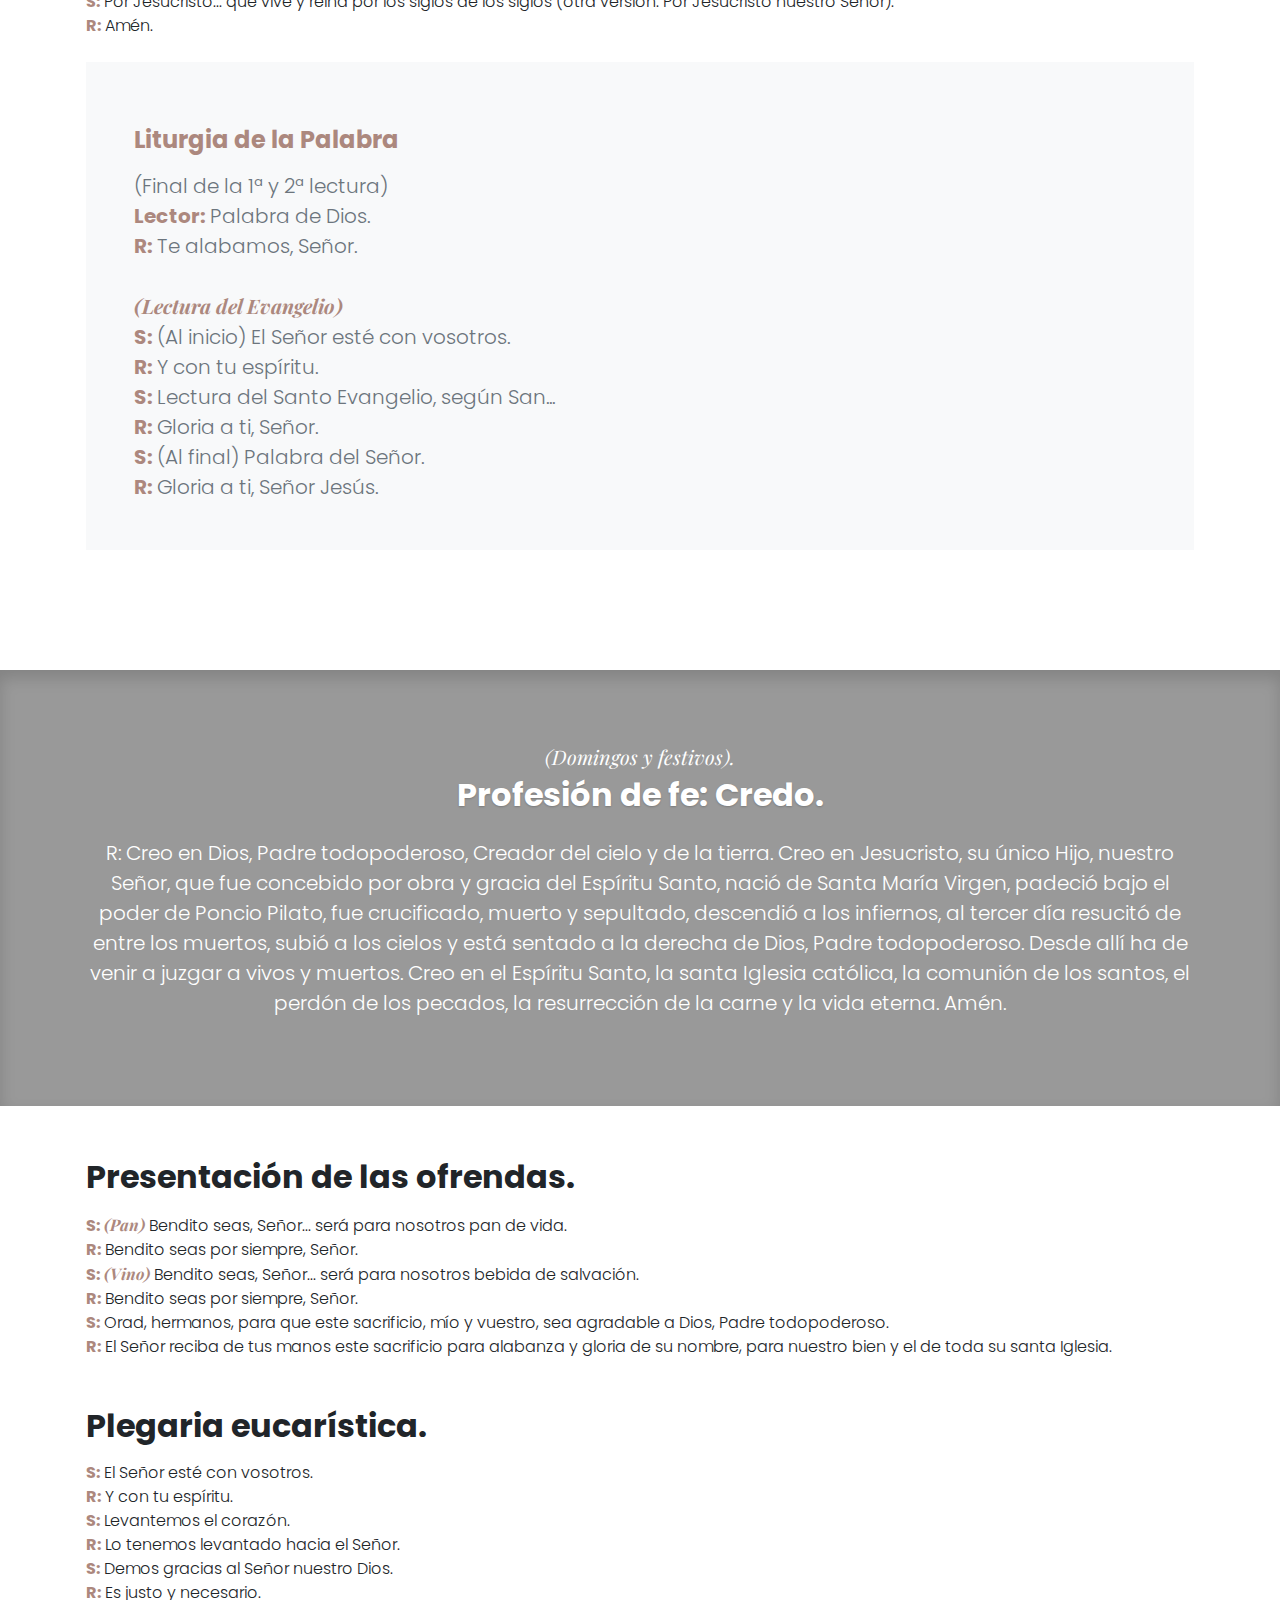
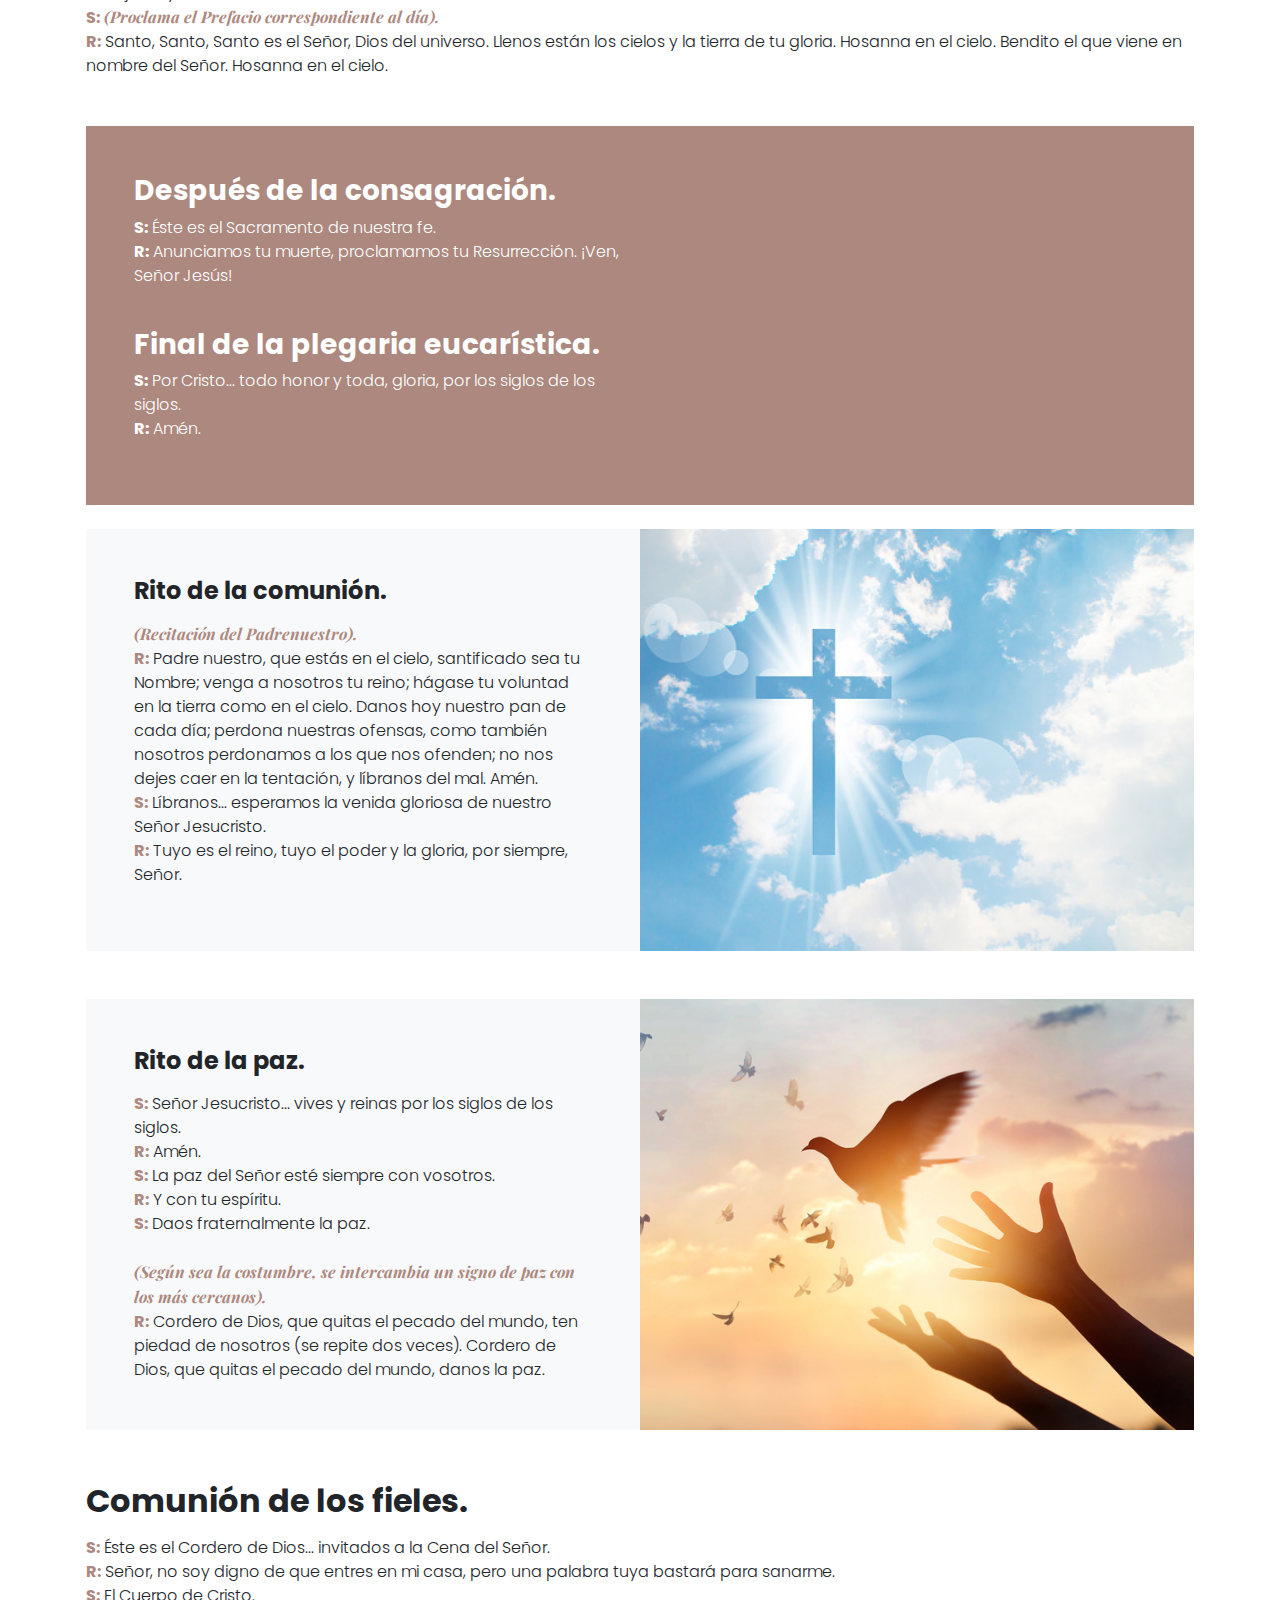
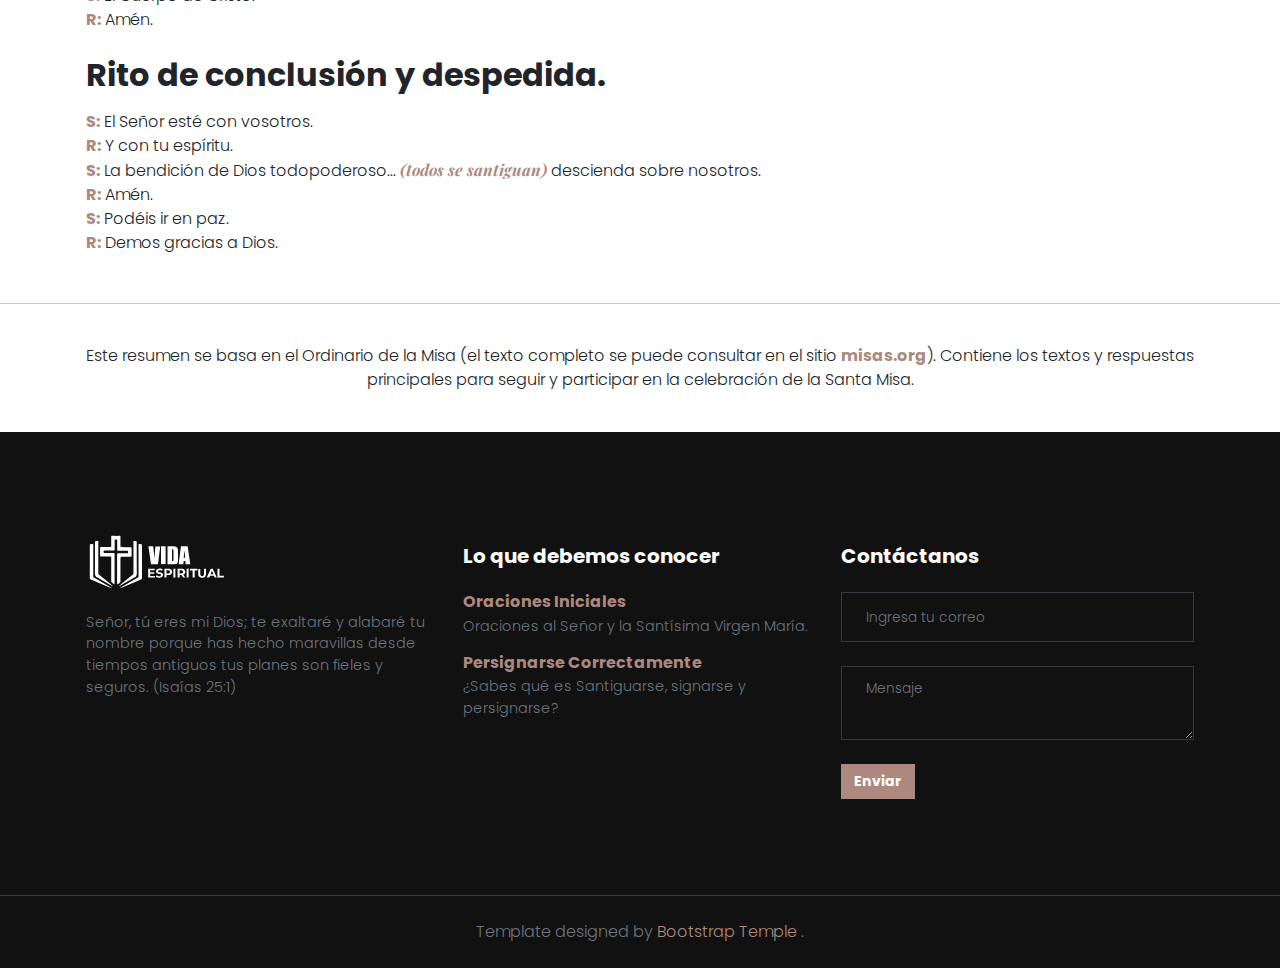
<file: eucaristia.html>
<!DOCTYPE html>
<html>
  <head>
    <meta charset="utf-8">
    <meta http-equiv="X-UA-Compatible" content="IE=edge">
    <title>Eucaristía | Vida Espiritual</title>
    <meta name="description" content="">
    <meta name="viewport" content="width=device-width, initial-scale=1">
    <meta name="robots" content="all,follow">
    <!-- Google fonts-->
    <link rel="stylesheet" href="https://fonts.googleapis.com/css?family=Poppins:300,400,700&amp;display=swap">
    <link rel="stylesheet" href="https://fonts.googleapis.com/css?family=Playfair+Display:500i&amp;display=swap">
    <!-- Swiper slider-->
    <link rel="stylesheet" href="vendor/swiper/swiper-bundle.min.css">
    <!-- theme stylesheet-->
    <link rel="stylesheet" href="css/style.default.css" id="theme-stylesheet">
    <!-- Custom stylesheet - for your changes-->
    <link rel="stylesheet" href="css/custom.css">
    <!-- Favicon-->
    <link rel="shortcut icon" href="img/favicon.png">
  </head>
  <body class="scrollspy-example" data-bs-spy="scroll" data-bs-target="#navbar" data-bs-offset="0" tabindex="0">
    <!-- navbar-->
    <header class="header">
      <nav
        class="navbar navbar-expand-lg navbar-dark position-absolute w-100"
        id="navbar"
      >
        <div class="container">
          <a class="navbar-brand d-block d-lg-none" href="index.html#hero">
            <img src="img/logo-alt.svg" alt="..." width="60" />
          </a>
          <button
            class="navbar-toggler navbar-toggler-end"
            type="button"
            data-bs-toggle="collapse"
            data-bs-target="#navbarSupportedContent"
            aria-controls="navbarSupportedContent"
            aria-expanded="false"
            aria-label="Toggle navigation"
          >
            <span></span>
            <span></span>
            <span></span>
          </button>
          <div class="collapse navbar-collapse" id="navbarSupportedContent">
            <ul class="navbar-nav ms-auto">
              <li class="nav-item">
                <a class="nav-link" href="index.html#hero">Home</a>
              </li>
              <li class="nav-item">
                <a class="nav-link" href="eucaristia.html">Eucaristía</a>
              </li>
              <li class="nav-item">
                <a class="nav-link" href="rosario.html">Rosario</a>
              </li>
              <li class="nav-item">
                <a class="nav-link" href="index.html#trono">Trono</a>
              </li>
            </ul>
            <ul class="navbar-nav d-none d-lg-block px-4">
              <li class="nav-item m-0">
                <a class="navbar-brand m-0" href="index.html#hero">
                  <img src="img/logo.svg" alt="..." width="80" />
                </a>
              </li>
            </ul>
            <ul class="navbar-nav me-auto">
              <li class="nav-item">
                <a class="nav-link" href="viacrucis.html">Viacrucis</a>
              </li>
              <li class="nav-item">
                <a class="nav-link" href="index.html#mensajes">Mensajes</a>
              </li>
              <li class="nav-item">
                <a class="nav-link" href="oraciones.html">Oraciones</a>
              </li>
              <li class="nav-item">
                <a class="nav-link" href="index.html#contact">Contacto</a>
              </li>
            </ul>
          </div>
        </div>
      </nav>
    </header>
    <!-- Hero Slider -->
    <section class="bg-center bg-cover" style="background: url(img/misa_p.jpg)">
      <div class="dark-overlay">
        <div class="overlay-content py-5 index-forward">
          <div class="container py-5 mt-5">
            <div class="row py-5 text-white text-center">
              <div class="col-lg-7 mx-auto">
                <h1 class="text-xl">Sacramento de la Eucaristía</h1>
                <p class="lead">Resumen de respuestas y textos para participar</p>
              </div>
            </div>
          </div>
        </div>
      </div>
    </section>
    <section class="py-5">
      <div class="container py-5">
        <div class="row mb-5">
          <div class="col-lg-6">
            <p class="text-serif text-primary mb-0">Sacramento de la Eucaristía</p>
            <h2>Santa Misa</h2>
            <p>"La Iglesia, con solícito cuidado, procura que los cristianos no asistan a este misterio de fe como extraños y mudos espectadores, sino que, comprendiéndolo bien a través de ritos y oraciones, participen consciente, piadosa y activamente en la acción sagrada."</p>
            <p>
              <span class="text-primary fw-bold">S =</span> Sacerdote.<br/>
              <span class="text-primary fw-bold">R =</span> Respuesta.<br/>
            </p>
            <h4>Entrada y saludo inicial.</h4>
            <p>
              <span class="text-primary fw-bold">S:</span> En el nombre del Padre, y del Hijo y del Espíritu Santo.<br/>
              <span class="text-primary fw-bold">R:</span> Amén.<br/>
              <span class="text-primary fw-bold">S:</span> La gracia de nuestro Señor Jesucristo, el amor del Padre y la comunión del Espíritu Santo estén con vosotros.<br/>
              <span class="text-primary fw-bold">R:</span> Y con tu espíritu.<br/>
            </p>
           </div>
          <div class="col-lg-6"><img class="img-fluid" src="img/misa.jpg" alt=""></div>
        </div>
        <div class="row">
          <div class="col-lg-6 mb-1">
            <h4>Acto penitencial.</h4>
            <p>
             <p><span class="text-primary fw-bold mb-2">S:</span> Para celebrar dignamente estos sagrados misterios, reconozcamos nuestros pecados.</p>
             <span class="text-primary fw-bold">R:</span> Yo confieso ante Dios todopoderoso y ante vosotros, hermanos, que he pecado mucho de pensamiento, palabra, obra y omisión. Por mi culpa, por mi culpa, por mi gran culpa. Por eso ruego a Santa María, siempre Virgen, a los ángeles, a los santos y a vosotros, hermanos, que intercedáis por mí ante Dios, nuestro Señor..<br/>
          </p>
          </div>
          <div class="col-lg-6 mb-4">
            <p>
              <span class="text-primary fw-bold">S:</span> Dios todopoderoso tenga misericordia de nosotros, perdone nuestros pecados y nos lleve a la vida eterna.<br/>
              <span class="text-primary fw-bold">R:</span> Amén.<br/>
              <span class="text-primary fw-bold">S:</span> Señor, ten piedad.<br/>
              <span class="text-primary fw-bold">R:</span> Señor, ten piedad.<br/>
              <span class="text-primary fw-bold">S:</span> Cristo, ten piedad.<br/>
              <span class="text-primary fw-bold">R:</span> Cristo, ten piedad.<br/>
              <span class="text-primary fw-bold">S:</span> Señor, ten piedad.<br/>
              <span class="text-primary fw-bold">R:</span> Señor, ten piedad.<br/>
            </p>
          </div>
          <div class="col-lg-12 mb-4">
            <h4>Gloria. (Domingos y días festivos).</h4>
            <p class="mb-4"> <span class="text-primary fw-bold">R:</span>  Gloria a Dios en el cielo, y en la tierra paz a los hombres que ama el Señor. Por tu inmensa gloria te alabamos, te bendecimos, te adoramos, te glorificamos, te damos gracias. Señor Dios, Rey celestial, Dios Padre todopoderoso. Señor Hijo único, Jesucristo, Señor Dios Cordero de Dios, Hijo del Padre; Tú que quitas el pecado del mundo, ten piedad de nosotros; Tú que quitas el pecado del mundo, atiende nuestra súplica; Tú que estás sentado a la derecha del Padre, ten piedad de nosotros; Porque sólo tú eres Santo, sólo tú Señor, sólo tú Altísimo Jesucristo. Con el Espíritu Santo, en la gloria de Dios Padre. Amén.<br/></p>
            <h6>Final de la oración.</h6>
            <span class="text-primary fw-bold">S:</span> Por Jesucristo... que vive y reina por los siglos de los siglos (otra versión: Por Jesucristo nuestro Señor).<br/>
            <span class="text-primary fw-bold">R:</span> Amén. <br/>
          </div>
        </div>
        <div class="p-4 p-lg-5 bg-light mb-4">
          <div class="row gy-4 align-items-center">
            <div class="col-lg-6">
              <h4 class="text-primary my-3">
                  Liturgia de la Palabra
              </h4>
              <p class="mb-0 text-muted text-lg">
                
                (Final de la 1ª y 2ª lectura) <br/>
                <span class="text-primary fw-bold">Lector:</span> Palabra de Dios.<br/>
                <span class="text-primary fw-bold">R:</span> Te alabamos, Señor. <br>  <br/>
                <span class="text-serif text-primary fw-bold">(Lectura del Evangelio)</span> <br/>
                <span class="text-primary fw-bold">S:</span> (Al inicio) El Señor esté con vosotros.<br/>
                <span class="text-primary fw-bold">R:</span> Y con tu espíritu.<br/>
                <span class="text-primary fw-bold">S:</span> Lectura del Santo Evangelio, según San...<br/>
                <span class="text-primary fw-bold">R:</span> Gloria a ti, Señor.<br/>
                <span class="text-primary fw-bold">S:</span> (Al final) Palabra del Señor.<br/>
                <span class="text-primary fw-bold">R:</span> Gloria a ti, Señor Jesús.<br/>
              </p>
            </div>
            <div class="col-lg-4">
              <div class="d-flex align-items-center justify-content-center justify-content-lg-end">
                  <i class="fas text-primary fa-6x fa-bible"></i>
                </a>
              </div>
            </div>
          </div>
        </div>
      </div>
    </section>
    <section class="bg-cover bg-fixed shadow-inner" id="volunteer" style="background: url(img/oraciones_div.jpg)">
      <div class="dark-overlay py-5">
        <div class="overlay-content index-forward py-4">
          <div class="container">
            <div class="row align-items-center">
              <div class="col-lg-12 text-white text-primary text-lg text-center">
                <p class="lead text-serif mb-1">(Domingos y festivos).</p>
                <h2 class="text-shadow mb-4">Profesión de fe: Credo.</h2>
                <p>R: Creo en Dios, Padre todopoderoso, Creador del cielo y de la tierra. Creo en Jesucristo, su único Hijo, nuestro Señor, que fue concebido por obra y gracia del Espíritu Santo, nació de Santa María Virgen, padeció bajo el poder de Poncio Pilato, fue crucificado, muerto y sepultado, descendió a los infiernos, al tercer día resucitó de entre los muertos, subió a los cielos y está sentado a la derecha de Dios, Padre todopoderoso. Desde allí ha de venir a juzgar a vivos y muertos. Creo en el Espíritu Santo, la santa Iglesia católica, la comunión de los santos, el perdón de los pecados, la resurrección de la carne y la vida eterna. Amén.</p>
              </div>
            </div>
          </div>
        </div>
      </div>
    </section>
    <section class="py-1">
      <div class="container py-5">
        <header class="mb-5">
          <h2 class="mb-3">Presentación de las ofrendas.</h2>
          <p class="mb-4">                
            <span class="text-primary fw-bold">S:</span> <span class="text-serif text-primary fw-bold">(Pan)</span> Bendito seas, Señor... será para nosotros pan de vida.<br/>
            <span class="text-primary fw-bold">R:</span> Bendito seas por siempre, Señor. <br/>
            <span class="text-primary fw-bold">S:</span> <span class="text-serif text-primary fw-bold">(Vino)</span> Bendito seas, Señor... será para nosotros bebida de salvación.<br/>
            <span class="text-primary fw-bold">R:</span> Bendito seas por siempre, Señor.<br/>
            <span class="text-primary fw-bold">S:</span> Orad, hermanos, para que este sacrificio, mío y vuestro, sea agradable a Dios, Padre todopoderoso.<br/>
            <span class="text-primary fw-bold">R:</span> El Señor reciba de tus manos este sacrificio para alabanza y gloria de su nombre, para nuestro bien y el de toda su santa Iglesia.<br/>
          </p>
          </header>
        <header class="mb-5">
          <h2 class="mb-3">Plegaria eucarística.</h2>
          <p class="mb-4">                
            <span class="text-primary fw-bold">S:</span> El Señor esté con vosotros.<br/>
            <span class="text-primary fw-bold">R:</span> Y con tu espíritu. <br/>
            <span class="text-primary fw-bold">S:</span> Levantemos el corazón.<br/>
            <span class="text-primary fw-bold">R:</span> Lo tenemos levantado hacia el Señor.<br/>
            <span class="text-primary fw-bold">S:</span> Demos gracias al Señor nuestro Dios.<br/>
            <span class="text-primary fw-bold">R:</span> Es justo y necesario.<br/>
            <span class="text-primary fw-bold">S:</span> <span class="text-serif text-primary fw-bold">(Proclama el Prefacio correspondiente al día).</span> <br/>
            <span class="text-primary fw-bold">R:</span> Santo, Santo, Santo es el Señor, Dios del universo. Llenos están los cielos y la tierra de tu gloria. Hosanna en el cielo. Bendito el que viene en nombre del Señor. Hosanna en el cielo. <br/>
          </p>
        </header>
      <div class="p-4 p-lg-5 jmt-color mb-4">
        <div class="row gy-4 align-items-center">
          <div class="col-lg-6">
            <h3>Después de la consagración.</h3>
            <p>
              <span class="text-primary fw-bold text-white">S:</span> Éste es el Sacramento de nuestra fe.<br/>
              <span class="text-primary fw-bold text-white">R:</span> Anunciamos tu muerte, proclamamos tu Resurrección. ¡Ven, Señor Jesús! <br> <br/>
            </p>
            <h3>Final de la plegaria eucarística.</h3>
            <p>
              <span class="text-primary fw-bold text-white">S:</span> Por Cristo... todo honor y toda, gloria, por los siglos de los siglos.<br/>
              <span class="text-primary fw-bold text-white">R:</span> Amén. <br/>
            </p>
          </div>
          <div class="col-lg-4">
            <div class="d-flex align-items-center justify-content-center justify-content-lg-end">
                <i class="fas text-white fa-6x fa-bible"></i>
              </a>
            </div>
          </div>
        </div>
      </div>


        <div class="row align-items-stretch gx-0 demo-rounded overflow-hidden gy-lg-5 gy-2">
          <div class="col-lg-6 col-md-6 p-5 bg-light">
            <h3 class="h4 mb-3">Rito de la comunión.</h3>
            <p>
              <span class="text-serif text-primary fw-bold">(Recitación del Padrenuestro).</span> <br/>
              <span class="text-primary fw-bold">R:</span> Padre nuestro, que estás en el cielo, santificado sea tu Nombre; venga a nosotros tu reino; hágase tu voluntad en la tierra como en el cielo. Danos hoy nuestro pan de cada día; perdona nuestras ofensas, como también nosotros perdonamos a los que nos ofenden; no nos dejes caer en la tentación, y líbranos del mal. Amén. <br/>
              <span class="text-primary fw-bold">S:</span> Líbranos... esperamos la venida gloriosa de nuestro Señor Jesucristo.<br/>
              <span class="text-primary fw-bold">R:</span> Tuyo es el reino, tuyo el poder y la gloria, por siempre, Señor. <br/>
            </p>
          </div>
          <div class="col-lg-6 col-md-6 bg-center bg-cover" style="min-height: 200px; background: url(img/about-img-1.jpg)"></div>
               
          <div class="col-lg-6 col-md-6 p-5 bg-light">
            <h3 class="h4 mb-3">Rito de la paz.</h3>
            <span class="text-primary fw-bold">S:</span> Señor Jesucristo... vives y reinas por los siglos de los siglos.<br/>
            <span class="text-primary fw-bold">R:</span> Amén. <br/>
            <span class="text-primary fw-bold">S:</span> La paz del Señor esté siempre con vosotros.<br/>
            <span class="text-primary fw-bold">R:</span> Y con tu espíritu. <br/>
            <span class="text-primary fw-bold">S:</span> Daos fraternalmente la paz. <br><br/>
            <span class="text-serif text-primary fw-bold">(Según sea la costumbre, se intercambia un signo de paz con los más cercanos).</span> <br/>
            <span class="text-primary fw-bold">R:</span> Cordero de Dios, que quitas el pecado del mundo, ten piedad de nosotros (se repite dos veces). Cordero de Dios, que quitas el pecado del mundo, danos la paz.<br/>
          </div>
          <div class="col-lg-6 col-md-6 bg-center bg-cover" style="min-height: 200px; background: url(img/about-img-3.jpg)"></div>
        </div>
      </div>
    </section>
    <div class="container">
      <header class="mb-1">
        <h2 class="mb-3">Comunión de los fieles.</h2>
        <p class="mb-4">                
          <span class="text-primary fw-bold">S:</span> Éste es el Cordero de Dios... invitados a la Cena del Señor.<br/>
          <span class="text-primary fw-bold">R:</span> Señor, no soy digno de que entres en mi casa, pero una palabra tuya bastará para sanarme.<br/>
          <span class="text-primary fw-bold">S:</span> El Cuerpo de Cristo.<br/>
          <span class="text-primary fw-bold">R:</span> Amén.<br/>
        </p>
        </header>
      <header class="mb-5">
        <h2 class="mb-3">Rito de conclusión y despedida.</h2>
        <p class="mb-4">                
          <span class="text-primary fw-bold">S:</span> El Señor esté con vosotros.<br/>
          <span class="text-primary fw-bold">R:</span> Y con tu espíritu.<br/>
          <span class="text-primary fw-bold">S:</span> La bendición de Dios todopoderoso... <span class="text-serif text-primary fw-bold"> (todos se santiguan) </span> descienda sobre nosotros.<br/>
          <span class="text-primary fw-bold">R:</span> Amén. <br/>
          <span class="text-primary fw-bold">S:</span> Podéis ir en paz.<br/>
          <span class="text-primary fw-bold">R:</span> Demos gracias a Dios.<br/>
        </p>
      </header>
     </div>
     <hr>
      <div class="container text-center py-4">
        <p>
          Este resumen se basa en el Ordinario de la Misa (el texto completo se puede consultar en el sitio <a class="fw-bold" href="https://misas.org/" target="_blank">misas.org</a>). Contiene los textos y respuestas principales para seguir y participar en la celebración de la Santa Misa.
        </p>
      </div>
    <!-- Scroll Top Button-->
    <a class="scroll-top" href="#"><i class="fas fa-long-arrow-alt-up"></i></a>
    <footer class="pt-5 text-white" style="background: #111;">
      <div class="container pt-5">
        <div class="row mb-5 pb-5">
          <div class="col-md-4 col-sm-12">
            <img class="mb-3" src="img/logo-footer.svg" alt="..." width="140" />
            <p class="text-small text-muted">
              Señor, tú eres mi Dios; te exaltaré y alabaré tu nombre porque has
              hecho maravillas desde tiempos antiguos tus planes son fieles y
              seguros. (Isaías 25:1)
              <br />
            </p>
            <p class="text-small text-muted"></p>
          </div>
          <div class="col-md-4 col-sm-12">
            <h5 class="mb-4 mt-3">Lo que debemos conocer</h5>
            <ul class="list-unstyled">
              <li class="mb-3">
                <h6 class="mb-1">
                  <a class="reset-anchor text-primary" href="oraciones.html">
                    Oraciones Iniciales
                  </a>
                </h6>
                <p class="text-muted text-small mb-0">
                  Oraciones al Señor y la Santísima Virgen María.
                </p>
              </li>
              <li class="mb-3">
                <h6 class="mb-1">
                  <a class="reset-anchor text-primary" href="persignarse.html">
                    Persignarse Correctamente
                  </a>
                </h6>
                <p class="text-muted text-small mb-0">
                  ¿Sabes qué es Santiguarse, signarse y persignarse?
                  <br />
                </p>
              </li>
            </ul>
          </div>
          <div class="col-md-4 col-sm-12">
            <h5 class="mb-4 mt-3">Contáctanos</h5>
            <form class="" action="mailto:jhguzmanj@gmail.com" method="post" enctype="text/plain">
                <fieldset class="form-group mb-0">
                  <input type="email" class="form-control border-dark text-white rounded-0 bg-none" name="Tu correo " placeholder="Ingresa tu correo"><br>
                  <textarea class="form-control border-dark text-white rounded-0 bg-none" name="Mensaje " placeholder="Mensaje"></textarea><br>
              </fieldset>
                <fieldset class="form-group text-xs-right mb-0">
                    <button type="submit" class="btn btn-primary btn-sm"><i class="fas fa-paper-plane"></i> Enviar</button>
                </fieldset>
            </form>
        </div>
          </div>
        </div>
        <div class="py-4 border-top border-dark text-center">
          <p class="mb-0 text-muted">
            Template designed by
            <a
              class="reset-anchor text-primary"
              href="https://bootstrapious.com/p/cathedral-bootstrap-church-charity-template"
            >
              Bootstrap Temple
            </a>
            .
          </p>
          <!-- If you want to remove the backlink, please purchase the Attribution-Free License. See details in readme.txt or license.txt. Thanks!-->
        </div>
      </div>
    </footer>
    <!-- JavaScript files-->
    <script src="vendor/bootstrap/js/bootstrap.bundle.min.js"></script>
    <script src="vendor/swiper/swiper-bundle.min.js"></script>
    <script src="js/countdown.js"></script>
    <script src="vendor/progressbar.js/progressbar.js"></script>
    <script src="js/front.js"></script>
    <script>
      // ------------------------------------------------------- //
      //   Inject SVG Sprite -
      //   see more here
      //   https://css-tricks.com/ajaxing-svg-sprite/
      // ------------------------------------------------------ //
      function injectSvgSprite(path) {
        var ajax = new XMLHttpRequest()
        ajax.open('GET', path, true)
        ajax.send()
        ajax.onload = function (e) {
          var div = document.createElement('div')
          div.className = 'd-none'
          div.innerHTML = ajax.responseText
          document.body.insertBefore(div, document.body.childNodes[0])
        }
      }
      // this is set to BootstrapTemple website as you cannot
      // inject local SVG sprite (using only 'icons/orion-svg-sprite.svg' path)
      // while using file:// protocol
      // pls don't forget to change to your domain :)
      injectSvgSprite(
        'https://bootstraptemple.com/files/icons/orion-svg-sprite.svg',
      )
    </script>
    <!-- FontAwesome CSS - loading as last, so it doesn't block rendering-->
    <link
      rel="stylesheet"
      href="https://use.fontawesome.com/releases/v5.7.1/css/all.css"
      integrity="sha384-fnmOCqbTlWIlj8LyTjo7mOUStjsKC4pOpQbqyi7RrhN7udi9RwhKkMHpvLbHG9Sr"
      crossorigin="anonymous"
    />
  </body>
</html>
</file>
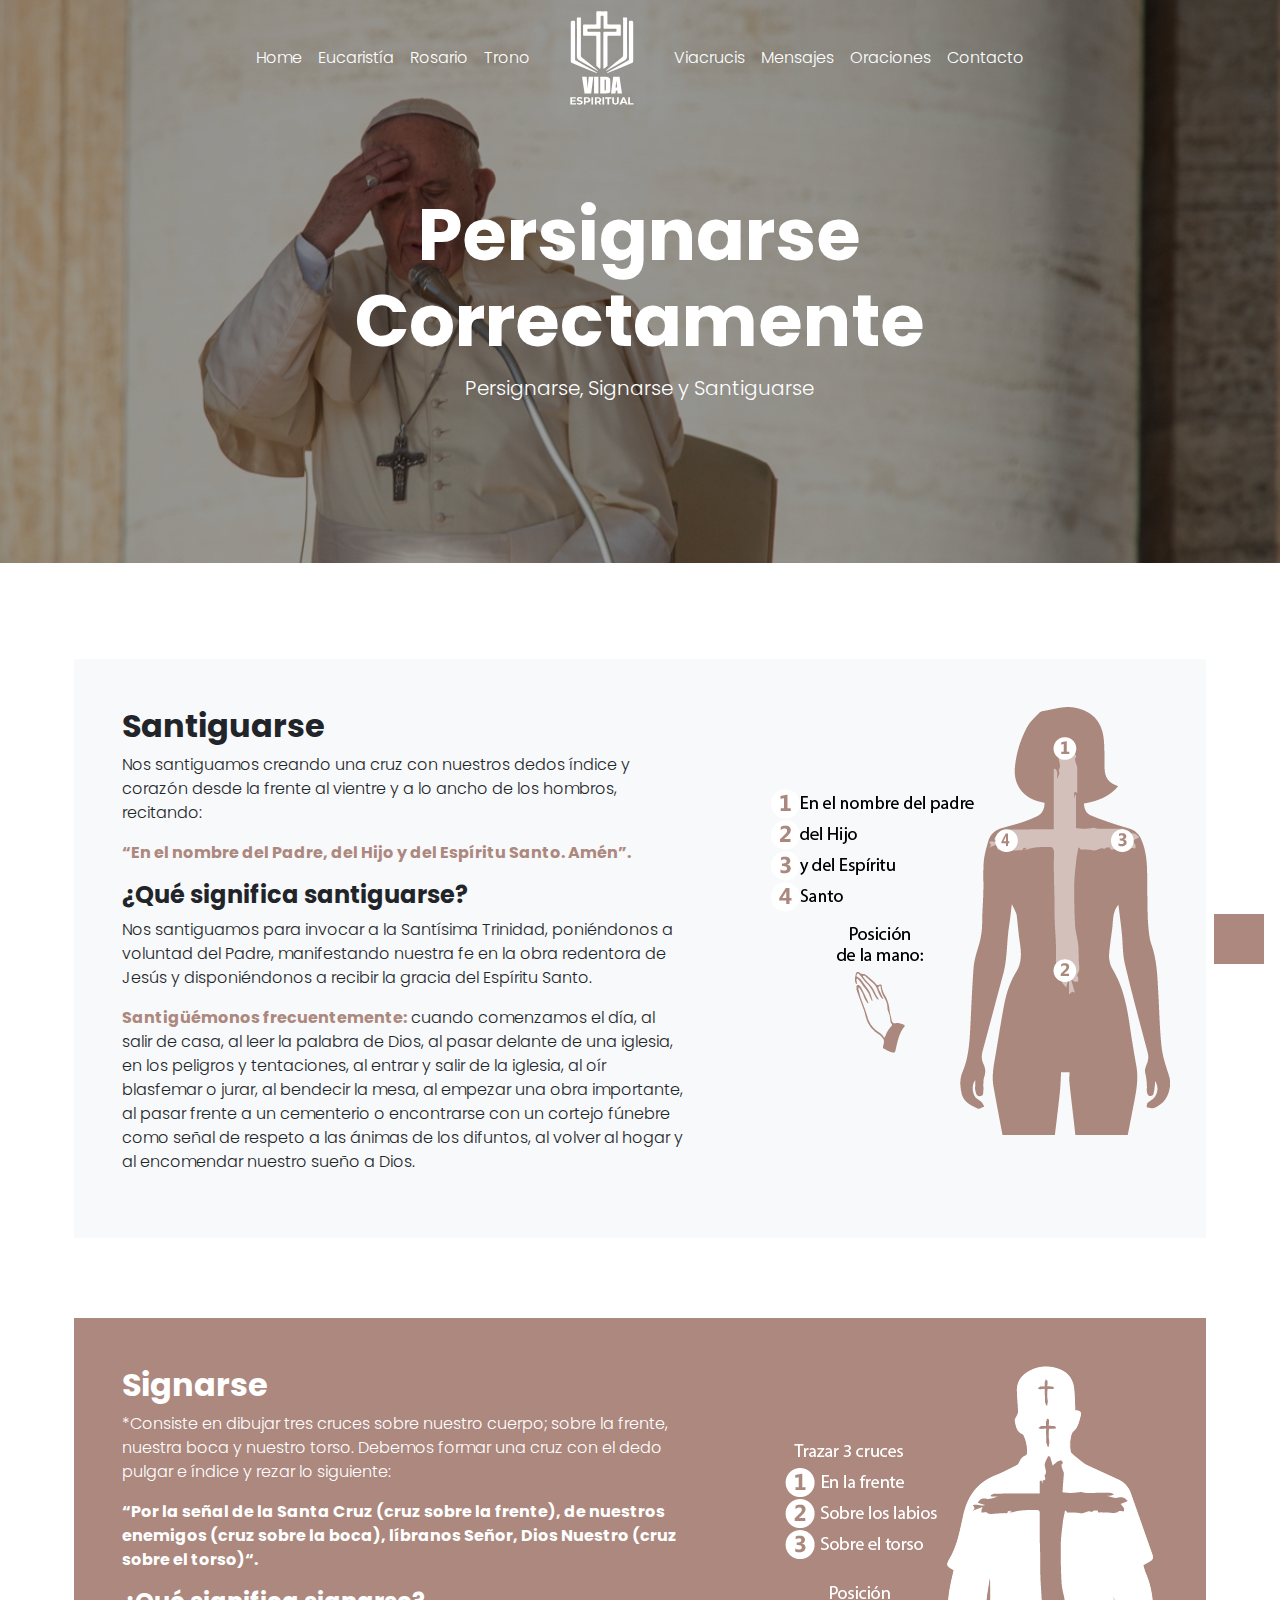
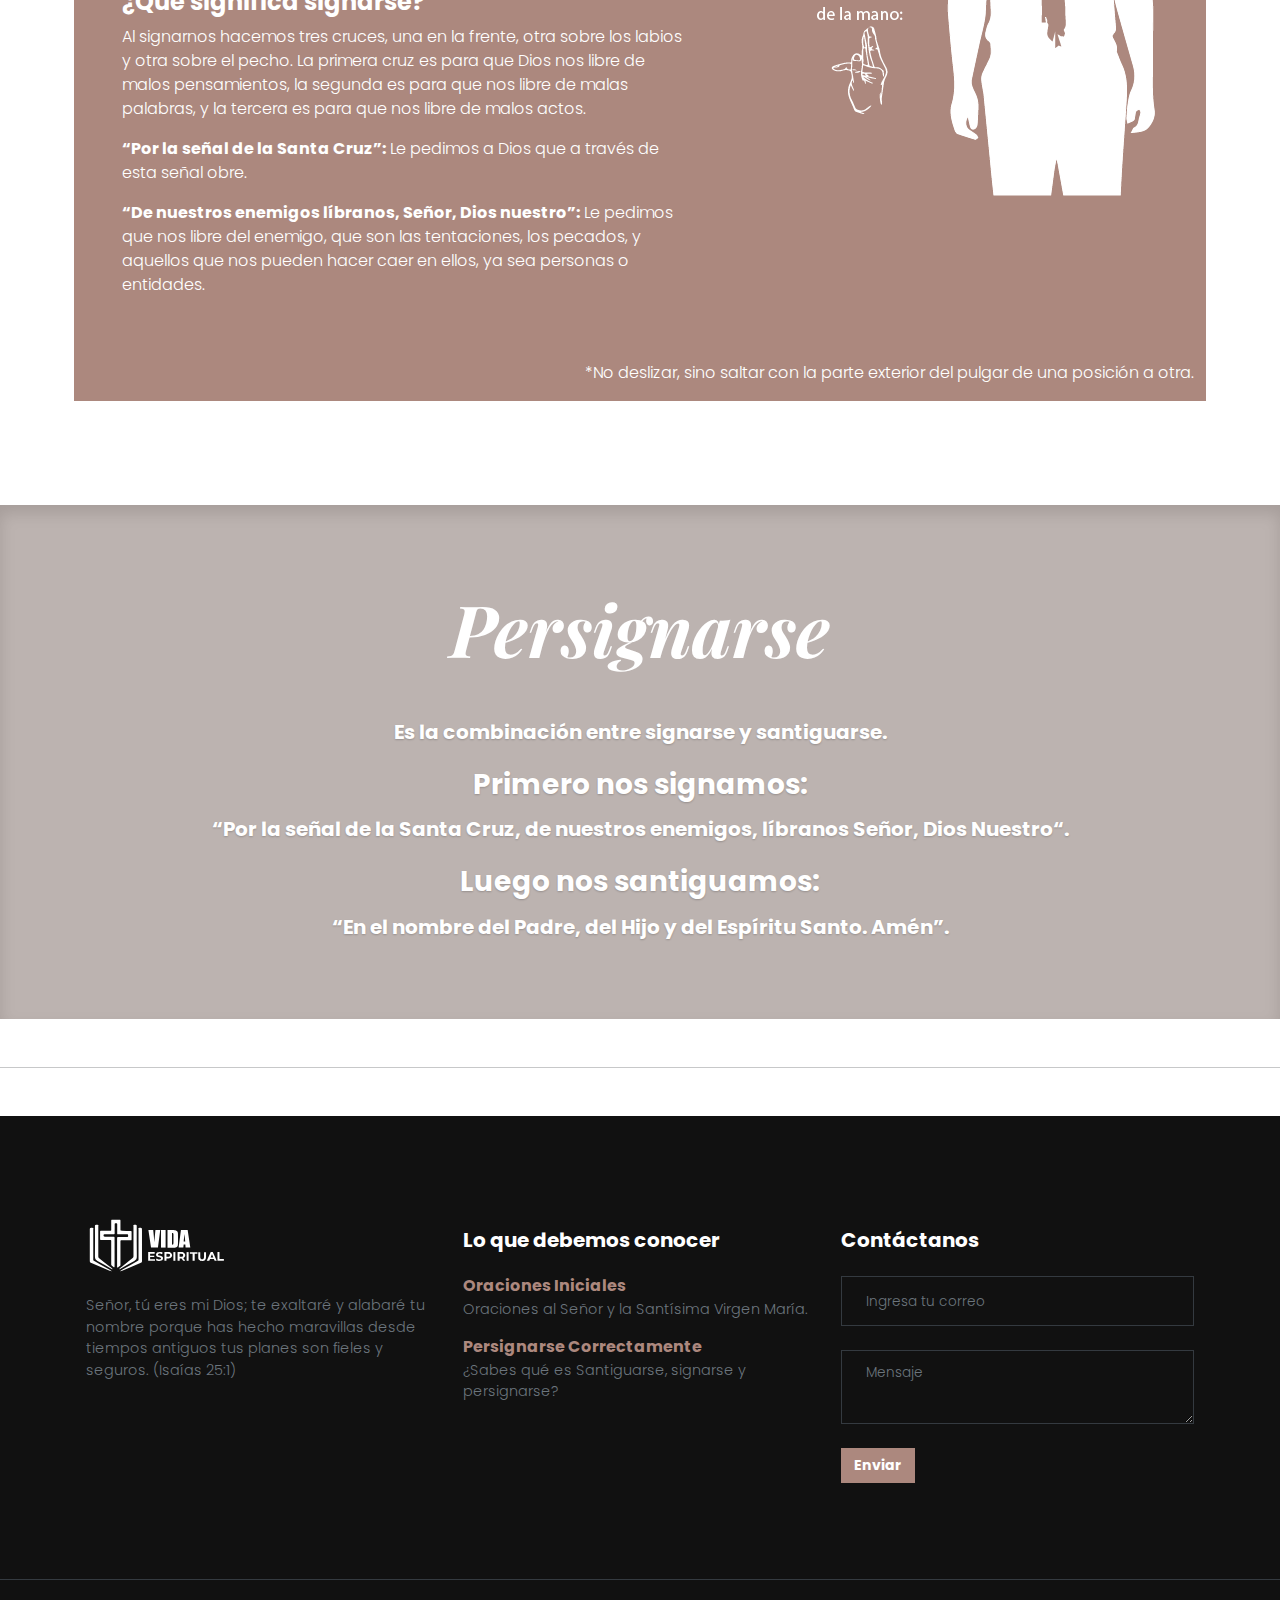
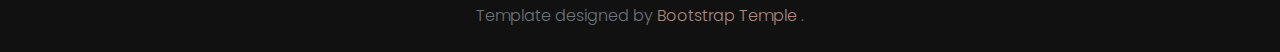
<file: persignarse.html>
<!DOCTYPE html>
<html>
  <head>
    <meta charset="utf-8">
    <meta http-equiv="X-UA-Compatible" content="IE=edge">
    <title>Persignarse | Vida Espiritual</title>
    <meta name="description" content="">
    <meta name="viewport" content="width=device-width, initial-scale=1">
    <meta name="robots" content="all,follow">
    <!-- Google fonts-->
    <link rel="stylesheet" href="https://fonts.googleapis.com/css?family=Poppins:300,400,700&amp;display=swap">
    <link rel="stylesheet" href="https://fonts.googleapis.com/css?family=Playfair+Display:500i&amp;display=swap">
    <!-- Swiper slider-->
    <link rel="stylesheet" href="vendor/swiper/swiper-bundle.min.css">
    <!-- theme stylesheet-->
    <link rel="stylesheet" href="css/style.default.css" id="theme-stylesheet">
    <!-- Custom stylesheet - for your changes-->
    <link rel="stylesheet" href="css/custom.css">
    <!-- Favicon-->
    <link rel="shortcut icon" href="img/favicon.png">
  </head>
  <body class="scrollspy-example" data-bs-spy="scroll" data-bs-target="#navbar" data-bs-offset="0" tabindex="0">
    <!-- navbar-->
    <header class="header">
      <nav
        class="navbar navbar-expand-lg navbar-dark position-absolute w-100"
        id="navbar"
      >
        <div class="container">
          <a class="navbar-brand d-block d-lg-none" href="index.html#hero">
            <img src="img/logo-alt.svg" alt="..." width="60" />
          </a>
          <button
            class="navbar-toggler navbar-toggler-end"
            type="button"
            data-bs-toggle="collapse"
            data-bs-target="#navbarSupportedContent"
            aria-controls="navbarSupportedContent"
            aria-expanded="false"
            aria-label="Toggle navigation"
          >
            <span></span>
            <span></span>
            <span></span>
          </button>
          <div class="collapse navbar-collapse" id="navbarSupportedContent">
            <ul class="navbar-nav ms-auto">
              <li class="nav-item">
                <a class="nav-link" href="index.html#hero">Home</a>
              </li>
              <li class="nav-item">
                <a class="nav-link" href="eucaristia.html">Eucaristía</a>
              </li>
              <li class="nav-item">
                <a class="nav-link" href="rosario.html">Rosario</a>
              </li>
              <li class="nav-item">
                <a class="nav-link" href="index.html#trono">Trono</a>
              </li>
            </ul>
            <ul class="navbar-nav d-none d-lg-block px-4">
              <li class="nav-item m-0">
                <a class="navbar-brand m-0" href="index.html#hero">
                  <img src="img/logo.svg" alt="..." width="80" />
                </a>
              </li>
            </ul>
            <ul class="navbar-nav me-auto">
              <li class="nav-item">
                <a class="nav-link" href="viacrucis.html">Viacrucis</a>
              </li>
              <li class="nav-item">
                <a class="nav-link" href="index.html#mensajes">Mensajes</a>
              </li>
              <li class="nav-item">
                <a class="nav-link" href="oraciones.html">Oraciones</a>
              </li>
              <li class="nav-item">
                <a class="nav-link" href="index.html#contact">Contacto</a>
              </li>
            </ul>
          </div>
        </div>
      </nav>
    </header>
    <!-- Hero Slider -->
    <section class="bg-cover" style="background: url(img/persignarse.jpg)">
      <div class="dark-overlay">
        <div class="overlay-content py-5 index-forward">
          <div class="container py-5 mt-5">
            <div class="row py-5 text-white text-center">
              <div class="col-lg-7 mx-auto">
                <h1 class="text-xl">Persignarse Correctamente</h1>
                <p class="lead">Persignarse, Signarse y Santiguarse</p>
              </div>
            </div>
          </div>
        </div>
      </div>
    </section>
    <section class="py-5">
      <div class="container pt-5 pb-3">
        <div class="row mb-5 bg-light">
          <div class="col-lg-7 align-center p-5">
            <p class="text-serif text-primary mb-0"><i class="fas fa-sm fa-cross"></i></p>
            <h2>Santiguarse</h2>
            <p>Nos santiguamos creando una cruz con nuestros dedos índice y corazón desde la frente al vientre y a lo ancho de los hombros, recitando: </p>
            <p>
              <span class="text-primary fw-bold">“En el nombre del Padre, del Hijo y del Espíritu Santo. Amén”.</span> <br/>
            </p>
            <h4>¿Qué significa santiguarse?</h4>
            <p>
              Nos santiguamos para invocar a la Santísima Trinidad, poniéndonos a voluntad del Padre, manifestando nuestra fe en la obra redentora de Jesús y disponiéndonos a recibir la gracia del Espíritu Santo.
            </p>
            <p>
              <span class="text-primary fw-bold">Santigüémonos frecuentemente:</span> cuando comenzamos el día, al salir de casa, al leer la palabra de Dios, al pasar delante de una iglesia, en los peligros y tentaciones, al entrar y salir de la iglesia, al oír blasfemar o jurar, al bendecir la mesa, al empezar una obra importante, al pasar frente a un cementerio o encontrarse con un cortejo fúnebre como señal de respeto a las ánimas de los difuntos, al volver al hogar y al encomendar nuestro sueño a Dios.
            </p>
           </div>
          <div class="col-lg-5 text-center pt-5"><img class="img-fluid" src="img/santiguarse.png" alt="Santiguarse"></div>
        </div>
      </div>
      <div class="container pt-3 pb-5">
        <div class="row mb-2 jmt-color">
          <div class="col-lg-7 align-center p-5">
            <p class="text-serif text-primary text-white mb-0"><i class="fas fa-sm fa-cross"></i> <i class="fas fa-sm fa-cross"></i> <i class="fas fa-sm fa-cross"></i></p>
            <h2>Signarse</h2>
            <p>*Consiste en dibujar tres cruces sobre nuestro cuerpo; sobre la frente, nuestra boca y nuestro torso. Debemos formar una cruz con el dedo pulgar e índice y rezar lo siguiente:</p>
            <p>
              <span class="text-primary fw-bold text-white">“Por la señal de la Santa Cruz (cruz sobre la frente), de nuestros enemigos (cruz sobre la boca), líbranos Señor, Dios Nuestro (cruz sobre el torso)“.</span> <br/>
            </p>
            <h4>¿Qué significa signarse?</h4>
            <p>
              Al signarnos hacemos tres cruces, una en la frente, otra sobre los labios y otra sobre el pecho. La primera cruz es para que Dios nos libre de malos pensamientos, la segunda es para que nos libre de malas palabras, y la tercera es para que nos libre de malos actos.
            </p>
            <p>
              <span class="text-primary fw-bold text-white">“Por la señal de la Santa Cruz”:</span> Le pedimos a Dios que a través de esta señal obre.
            </p>
            <p></p>
              <span class="text-primary fw-bold text-white">“De nuestros enemigos líbranos, Señor, Dios nuestro”:</span> Le pedimos que nos libre del enemigo, que son las tentaciones, los pecados, y aquellos que nos pueden hacer caer en ellos, ya sea personas o entidades.
            </p>
           </div>
          <div class="col-lg-5 text-center pt-5"><img class="img-fluid" src="img/signarse.png" alt="Santiguarse"></div>
          <p class="text-end">
            *No deslizar, sino saltar con la parte exterior del pulgar de una posición a otra.
          </p>
        </div>
      </div>
    </section>
    <section
    class="bg-cover bg-center bg-fixed shadow-inner"
    id="volunteer"
    style="background: url(img/cruz_div.jpg);"
  >
    <div class="primary-overlay py-3">
      <div class="overlay-content z-index-20 position-relative py-5">
        <div class="container py-3 text-white text-center">
          <h2 class="text-xl text-serif mb-5">Persignarse</h2>
          <h5 class="text-shadow mb-4">
            Es la combinación entre signarse y santiguarse.
          </h5>
          <div><i class="fas fa-sm fa-cross"></i> <i class="fas fa-sm fa-cross"></i> <i class="fas fa-sm fa-cross"></i></div>
          <h3 class="text-shadow mb-3">
            Primero nos signamos:
          </h3>
          <h5 class="text-shadow mb-4">
            “Por la señal de la Santa Cruz, de nuestros enemigos, líbranos Señor, Dios Nuestro“.
          </h5>
          <div><i class="fas fa-sm fa-cross"></i></div>
          <h3 class="text-shadow mb-3">
            Luego nos santiguamos:
          </h3>
          <h5 class="text-shadow mb-0">
            “En el nombre del Padre, del Hijo y del Espíritu Santo. Amén”.
          </h5>
        </div>
      </div>
    </div>
  </section>
     <hr class="my-5">
    <!-- Scroll Top Button-->
    <a class="scroll-top" href="#"><i class="fas fa-long-arrow-alt-up"></i></a>
    <footer class="pt-5 text-white" style="background: #111;">
      <div class="container pt-5">
        <div class="row mb-5 pb-5">
          <div class="col-md-4 col-sm-12">
            <img class="mb-3" src="img/logo-footer.svg" alt="..." width="140" />
            <p class="text-small text-muted">
              Señor, tú eres mi Dios; te exaltaré y alabaré tu nombre porque has
              hecho maravillas desde tiempos antiguos tus planes son fieles y
              seguros. (Isaías 25:1)
              <br />
            </p>
            <p class="text-small text-muted"></p>
          </div>
          <div class="col-md-4 col-sm-12">
            <h5 class="mb-4 mt-3">Lo que debemos conocer</h5>
            <ul class="list-unstyled">
              <li class="mb-3">
                <h6 class="mb-1">
                  <a class="reset-anchor text-primary" href="oraciones.html">
                    Oraciones Iniciales
                  </a>
                </h6>
                <p class="text-muted text-small mb-0">
                  Oraciones al Señor y la Santísima Virgen María.
                </p>
              </li>
              <li class="mb-3">
                <h6 class="mb-1">
                  <a class="reset-anchor text-primary" href="persignarse.html">
                    Persignarse Correctamente
                  </a>
                </h6>
                <p class="text-muted text-small mb-0">
                  ¿Sabes qué es Santiguarse, signarse y persignarse?
                  <br />
                </p>
              </li>
            </ul>
          </div>
          <div class="col-md-4 col-sm-12">
            <h5 class="mb-4 mt-3">Contáctanos</h5>
            <form class="" action="mailto:jhguzmanj@gmail.com" method="post" enctype="text/plain">
                <fieldset class="form-group mb-0">
                  <input type="email" class="form-control border-dark text-white rounded-0 bg-none" name="Tu correo " placeholder="Ingresa tu correo"><br>
                  <textarea class="form-control border-dark text-white rounded-0 bg-none" name="Mensaje " placeholder="Mensaje"></textarea><br>
              </fieldset>
                <fieldset class="form-group text-xs-right mb-0">
                    <button type="submit" class="btn btn-primary btn-sm"><i class="fas fa-paper-plane"></i> Enviar</button>
                </fieldset>
            </form>
        </div>
          </div>
        </div>
        <div class="py-4 border-top border-dark text-center">
          <p class="mb-0 text-muted">
            Template designed by
            <a
              class="reset-anchor text-primary"
              href="https://bootstrapious.com/p/cathedral-bootstrap-church-charity-template"
            >
              Bootstrap Temple
            </a>
            .
          </p>
          <!-- If you want to remove the backlink, please purchase the Attribution-Free License. See details in readme.txt or license.txt. Thanks!-->
        </div>
      </div>
    </footer>
    <!-- JavaScript files-->
    <script src="vendor/bootstrap/js/bootstrap.bundle.min.js"></script>
    <script src="vendor/swiper/swiper-bundle.min.js"></script>
    <script src="js/countdown.js"></script>
    <script src="vendor/progressbar.js/progressbar.js"></script>
    <script src="js/front.js"></script>
    <script>
      // ------------------------------------------------------- //
      //   Inject SVG Sprite -
      //   see more here
      //   https://css-tricks.com/ajaxing-svg-sprite/
      // ------------------------------------------------------ //
      function injectSvgSprite(path) {
        var ajax = new XMLHttpRequest()
        ajax.open('GET', path, true)
        ajax.send()
        ajax.onload = function (e) {
          var div = document.createElement('div')
          div.className = 'd-none'
          div.innerHTML = ajax.responseText
          document.body.insertBefore(div, document.body.childNodes[0])
        }
      }
      // this is set to BootstrapTemple website as you cannot
      // inject local SVG sprite (using only 'icons/orion-svg-sprite.svg' path)
      // while using file:// protocol
      // pls don't forget to change to your domain :)
      injectSvgSprite(
        'https://bootstraptemple.com/files/icons/orion-svg-sprite.svg',
      )
    </script>
    <!-- FontAwesome CSS - loading as last, so it doesn't block rendering-->
    <link
      rel="stylesheet"
      href="https://use.fontawesome.com/releases/v5.7.1/css/all.css"
      integrity="sha384-fnmOCqbTlWIlj8LyTjo7mOUStjsKC4pOpQbqyi7RrhN7udi9RwhKkMHpvLbHG9Sr"
      crossorigin="anonymous"
    />
  </body>
</html>
</file>
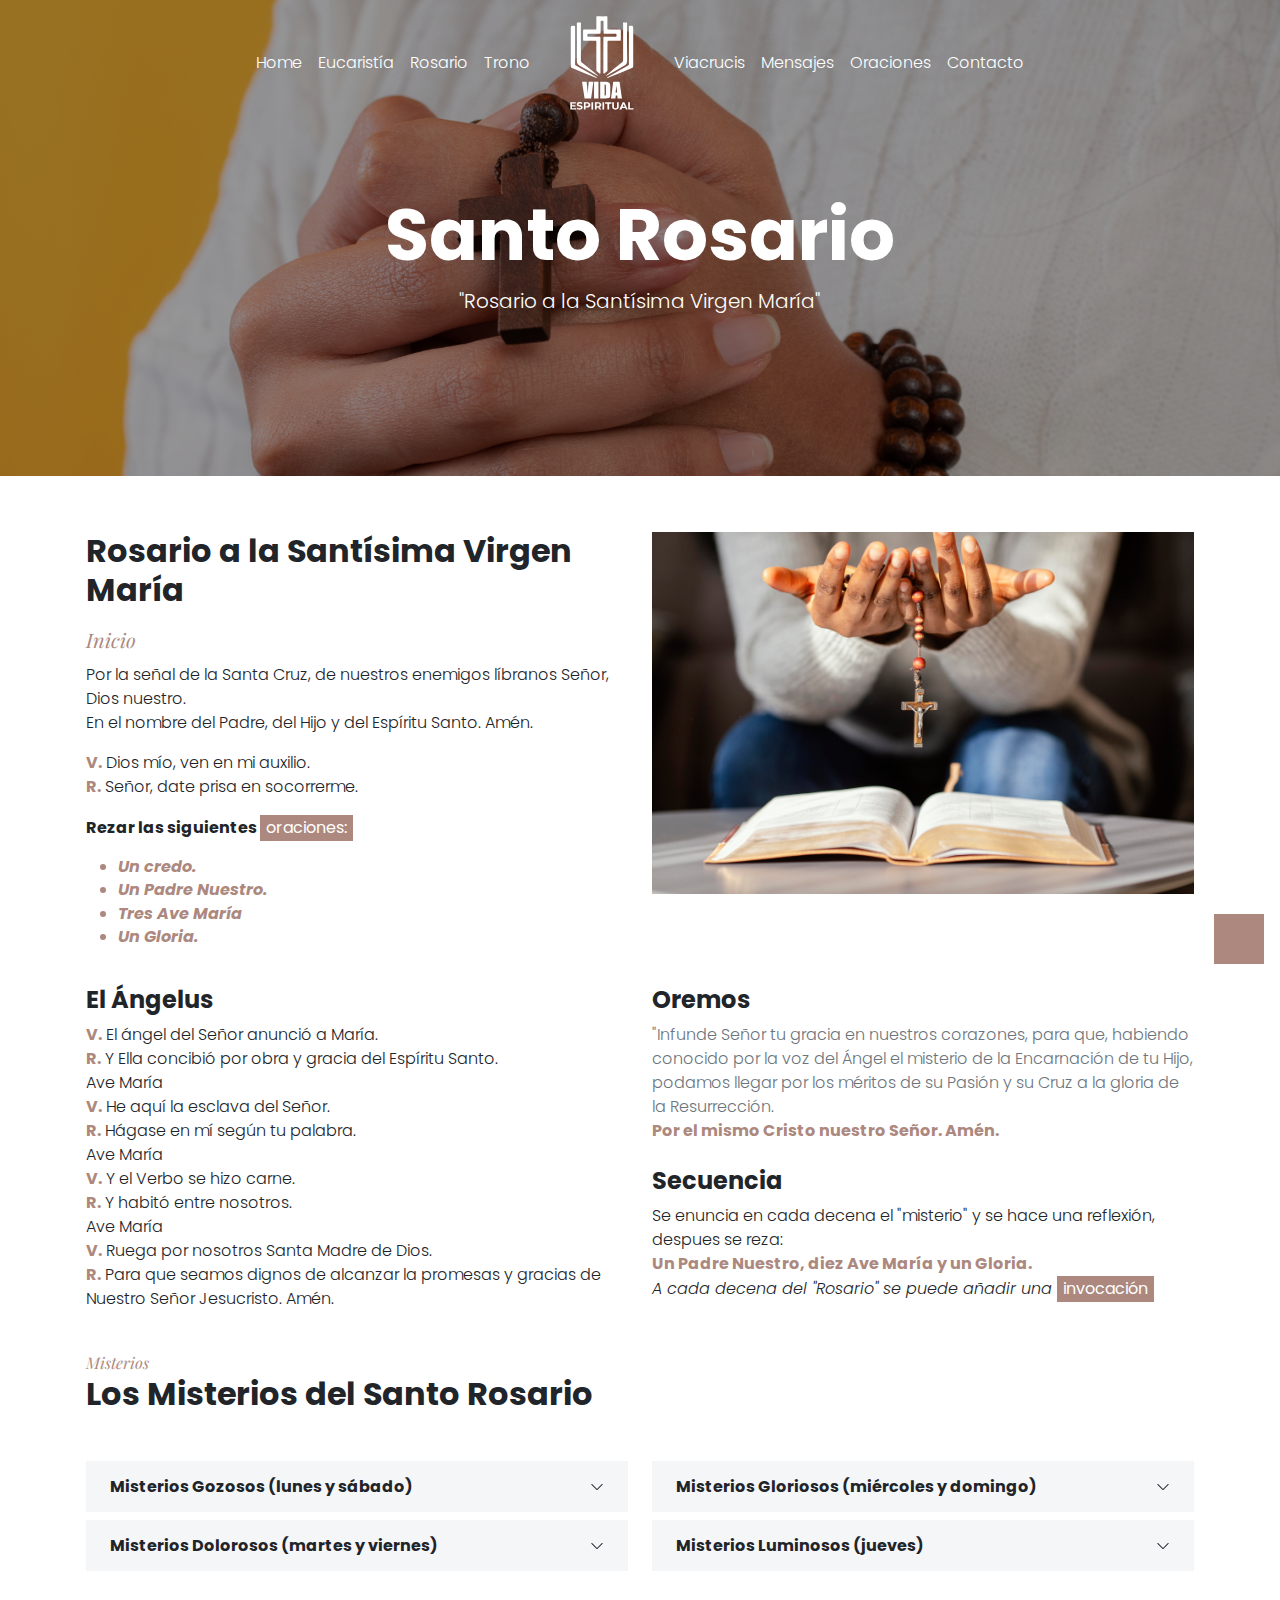
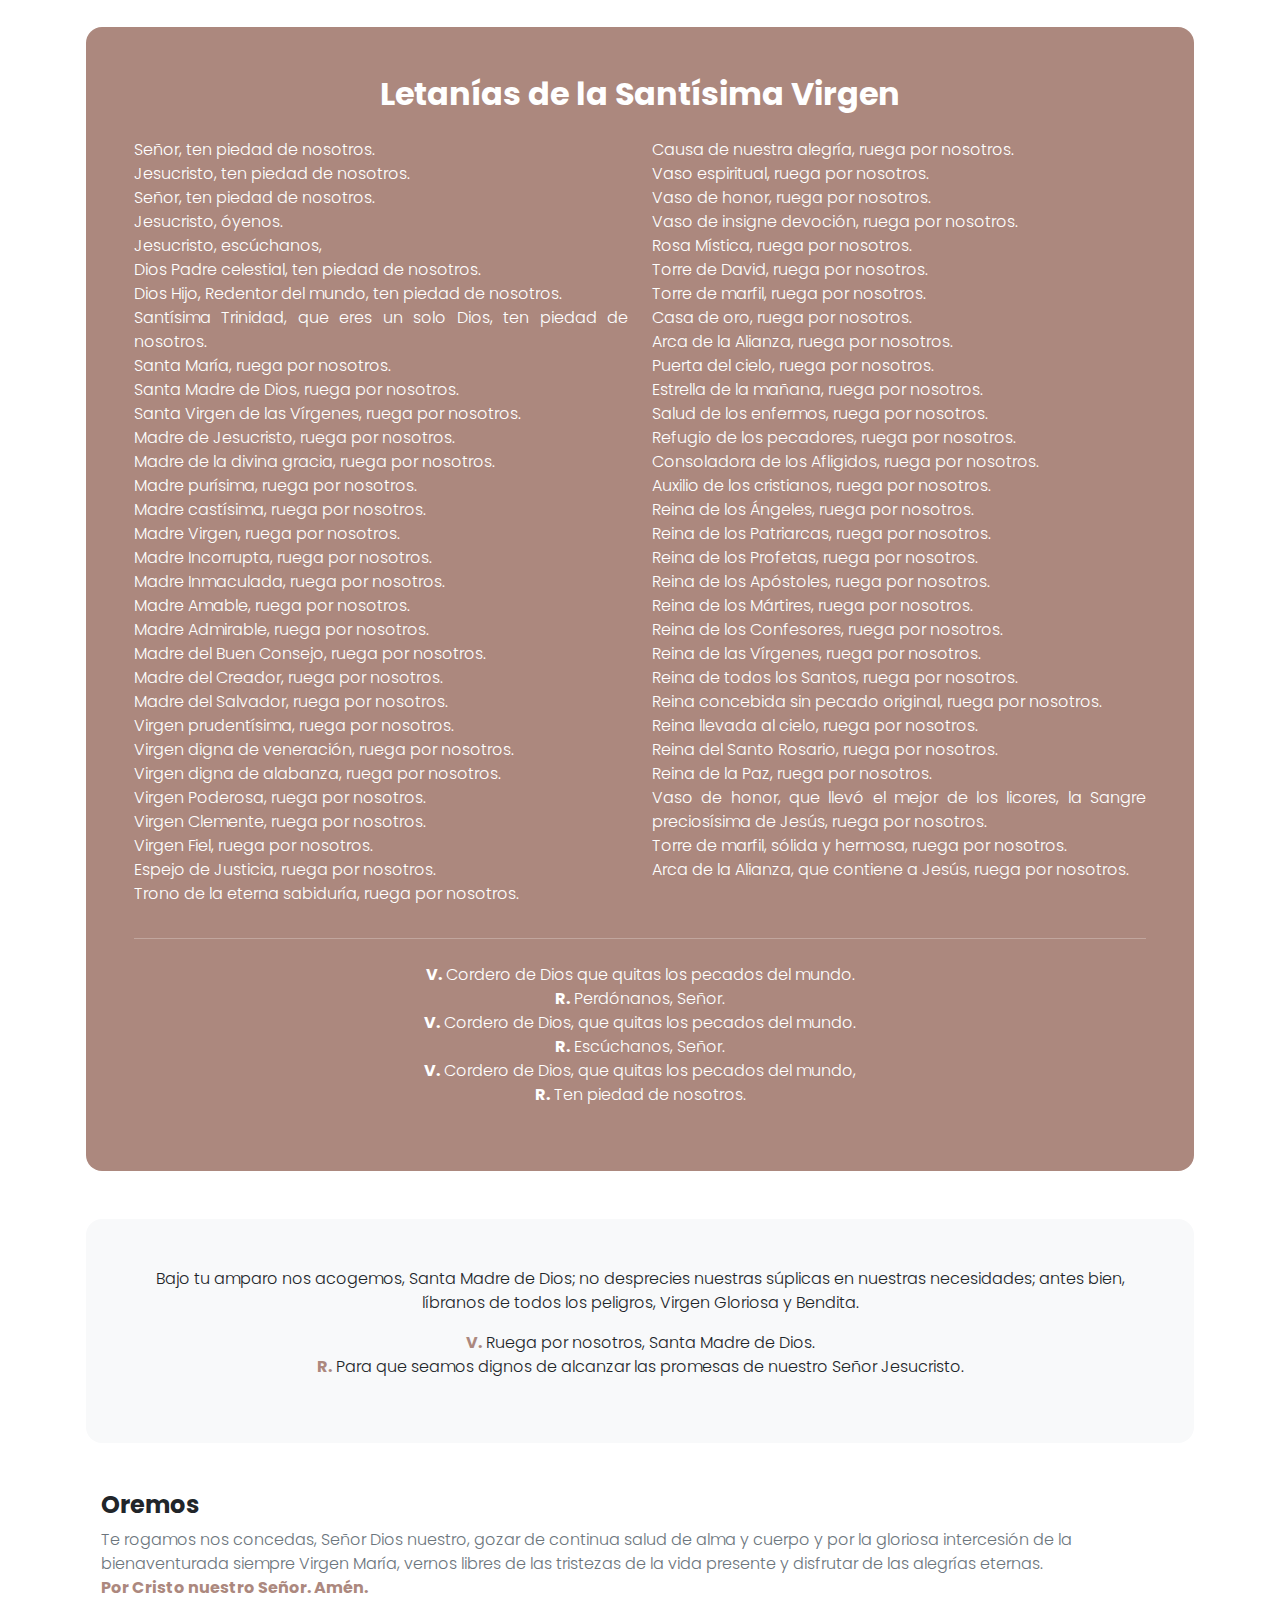
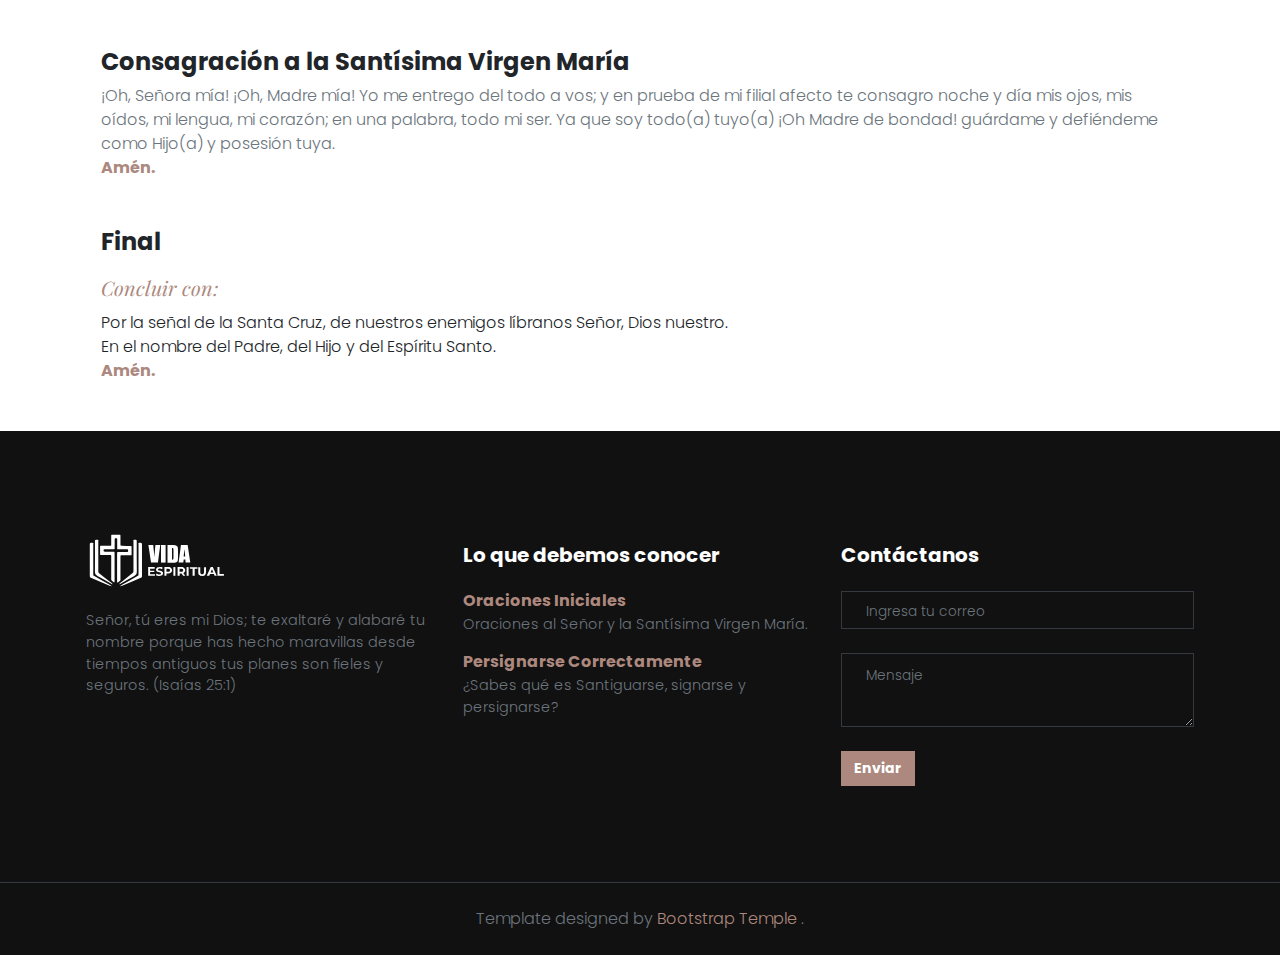
<file: rosario.html>
<!DOCTYPE html>
<html>
  <head>
    <meta charset="utf-8" />
    <meta http-equiv="X-UA-Compatible" content="IE=edge" />
    <title>Santo Rosario | Vida Espiritual</title>
    <meta name="description" content="" />
    <meta name="viewport" content="width=device-width, initial-scale=1" />
    <meta name="robots" content="all,follow" />
    <!-- Google fonts-->
    <link
      rel="stylesheet"
      href="https://fonts.googleapis.com/css?family=Poppins:300,400,700&amp;display=swap"
    />
    <link
      rel="stylesheet"
      href="https://fonts.googleapis.com/css?family=Playfair+Display:500i&amp;display=swap"
    />
    <link rel="stylesheet" href="https://cdn.jsdelivr.net/npm/bootstrap@4.6.1/dist/css/bootstrap.min.css">
    <script src="https://cdn.jsdelivr.net/npm/jquery@3.5.1/dist/jquery.slim.min.js"></script>
    <script src="https://cdn.jsdelivr.net/npm/popper.js@1.16.1/dist/umd/popper.min.js"></script>
    <script src="https://cdn.jsdelivr.net/npm/bootstrap@4.6.1/dist/js/bootstrap.bundle.min.js"></script>
    <!-- Swiper slider-->
    <link rel="stylesheet" href="vendor/swiper/swiper-bundle.min.css" />
    <!-- theme stylesheet-->
    <link rel="stylesheet" href="css/style.default.css" id="theme-stylesheet" />
    <!-- Custom stylesheet - for your changes-->
    <link rel="stylesheet" href="css/custom.css" />
    <!-- Favicon-->
    <link rel="shortcut icon" href="img/favicon.png" />
  </head>
  <body
    class="scrollspy-example"
    data-bs-spy="scroll"
    data-bs-target="#navbar"
    data-bs-offset="0"
    tabindex="0"
  >
    <!-- navbar-->
    <header class="header">
      <nav
        class="navbar navbar-expand-lg navbar-dark position-absolute w-100"
        id="navbar"
      >
        <div class="container">
          <a class="navbar-brand d-block d-lg-none" href="index.html#hero">
            <img src="img/logo-alt.svg" alt="..." width="60" />
          </a>
          <button
            class="navbar-toggler navbar-toggler-end"
            type="button"
            data-bs-toggle="collapse"
            data-bs-target="#navbarSupportedContent"
            aria-controls="navbarSupportedContent"
            aria-expanded="false"
            aria-label="Toggle navigation"
          >
            <span></span>
            <span></span>
            <span></span>
          </button>
          <div class="collapse navbar-collapse" id="navbarSupportedContent">
            <ul class="navbar-nav ms-auto">
              <li class="nav-item">
                <a class="nav-link" href="index.html#hero">Home</a>
              </li>
              <li class="nav-item">
                <a class="nav-link" href="eucaristia.html">Eucaristía</a>
              </li>
              <li class="nav-item">
                <a class="nav-link" href="rosario.html">Rosario</a>
              </li>
              <li class="nav-item">
                <a class="nav-link" href="index.html#trono">Trono</a>
              </li>
            </ul>
            <ul class="navbar-nav d-none d-lg-block px-4">
              <li class="nav-item m-0">
                <a class="navbar-brand m-0" href="index.html#hero">
                  <img src="img/logo.svg" alt="..." width="80" />
                </a>
              </li>
            </ul>
            <ul class="navbar-nav me-auto">
              <li class="nav-item">
                <a class="nav-link" href="viacrucis.html">Viacrucis</a>
              </li>
              <li class="nav-item">
                <a class="nav-link" href="index.html#mensajes">Mensajes</a>
              </li>
              <li class="nav-item">
                <a class="nav-link" href="oraciones.html">Oraciones</a>
              </li>
              <li class="nav-item">
                <a class="nav-link" href="index.html#contact">Contacto</a>
              </li>
            </ul>
          </div>
        </div>
      </nav>
    </header>
    <!-- Hero Slider -->
    <section class="bg-cover" style="background: url(img/rosario.jpg);">
      <div class="dark-overlay">
        <div class="overlay-content py-5 index-forward">
          <div class="container py-5 mt-5">
            <div class="row py-5 text-white text-center">
              <div class="col-lg-7 mx-auto">
                <h1 class="text-xl">Santo Rosario</h1>
                <p class="lead">"Rosario a la Santísima Virgen María"</p>
              </div>
            </div>
          </div>
        </div>
      </div>
    </section>
    <section class="pt-2">
      <div class="container pt-5">
        <div class="row mb-4">
          <div class="col-lg-6">
            <h2>Rosario a la Santísima Virgen María</h2>
            <p class="text-serif text-primary mb-2 mt-3 text-lg">Inicio</p>
            <p>
              <i class="fas fa-sm fa-cross"></i> Por la señal de la Santa Cruz, de nuestros enemigos líbranos Señor, Dios nuestro. <br>
              <i class="fas fa-sm fa-cross"></i> En el nombre del Padre, del Hijo y del Espíritu Santo. Amén.
            </p>
            <p>
              <span class="text-primary fw-bold">V.</span>
              Dios mío, ven en mi auxilio.
              <br />
              <span class="text-primary fw-bold">R.</span>
              Señor, date prisa en socorrerme.
              <br />
            </p>
            <p class="fw-bold">Rezar las siguientes
            <!-- Button trigger modal -->
              <button type="button" class="button_invoc btn-link" data-toggle="modal" data-target="#oraciones">
              oraciones:
              </button>
            </p>
            <!-- Modal -->
            <div class="modal fade" id="oraciones" tabindex="-1" role="dialog" aria-labelledby="oracionesTitle" aria-hidden="true">
              <div class="modal-dialog modal-dialog-centered" role="document">
                <div class="modal-content">
                  <div class="modal-header">
                    <h4 class="modal-title text-primary" id="oracionesTitle">Oraciones:</h4>
                    <button type="button" class="close" data-dismiss="modal" aria-label="Close">
                      <span aria-hidden="true">&times;</span>
                    </button>
                  </div>
                  <div class="modal-body">
                    <h5>Credo</h5>
                    <p>
                      Creo en Dios Padre todopoderoso, Creador del cielo y de la tierra. Creo en Jesucristo su único Hijo, Nuestro Señor; que fue concebido por obra y gracia del Espíritu Santo, nació de Santa María Virgen; padeció bajo el poder de Poncio Pilato, fue crucificado, muerto y sepultado; descendió a los infiernos, al tercer día resucitó de entre los muertos; subió a los cielos y está sentado a la derecha de Dios Padre todopoderoso; desde allí ha de venir a juzgar a los vivos y a los muertos. Creo en el Espíritu Santo; la Santa Iglesia católica, la comunión de los santos, el perdón de los pecados; la resurrección de la carne y la vida eterna. Amén.
                    </p>
                    <h5 class="pt-2">Padre Nuestro</h5>
                    <p>
                      Padre nuestro que estás en el cielo, santificado sea tu nombre; venga a nosotros tu reino; hágase tu voluntad, en la tierra como en el cielo. Danos hoy nuestro pan de cada día; perdona nuestras ofensas como también nosotros perdonamos a los que nos ofenden; no nos dejes caer en la tentación, y líbranos del mal. Amén.
                    </p>
                    <h5>Ave María</h5>
                    <p>
                      Dios te salve, María; llena eres de gracia; el Señor es contigo; bendita tú eres entre todas la mujeres, y bendito es el fruto de tu vientre, Jesús.
                      Santa María, Madre de Dios, ruega por nosotros, pecadores, ahora y en la hora de nuestra muerte. Amén.
                    </p>
                    <h5 class="pt-2">Gloria</h5>
                    <p>
                      Gloria al Padre, y al Hijo, y al Espíritu Santo. Como era en el principio, ahora y siempre, por los siglos de los siglos. Amén.
                    </p>
                  </div>
                  <div class="modal-footer">
                    <button type="button" class="btn btn-primary" data-dismiss="modal">Cerrar</button>
                  </div>
                </div>
              </div>
            </div>
            <h6 class="text_rezo"><em><ul>
              <li class="mb-1">Un credo.</li>
              <li class="mb-1">Un Padre Nuestro.</li>
              <li class="mb-1">Tres Ave María</li>
              <li class="mb-1">Un Gloria.</li>
            </ul></em></h6>
          </div>
          <div class="col-lg-6">
            <img class="img-fluid" src="img/rosary.jpg" alt="Holy Rosary"/>
          </div>
        </div>
        <div class="row">
          <div class="col-lg-6 mb-4">
            <h4>El Ángelus</h4>
            <p>
              <span class="text-primary fw-bold">V.</span>
              El ángel del Señor anunció a María.
              <br />
              <span class="text-primary fw-bold">R.</span>
              Y Ella concibió por obra y gracia del Espíritu Santo.
              <br />
              Ave María <br>
              <span class="text-primary fw-bold">V.</span>
              He aquí la esclava del Señor.
              <br />
              <span class="text-primary fw-bold">R.</span>
              Hágase en mí según tu palabra.
              <br />
              Ave María <br>
              <span class="text-primary fw-bold">V.</span>
              Y el Verbo se hizo carne.
              <br />
              <span class="text-primary fw-bold">R.</span>
              Y habitó entre nosotros.
              <br />
              Ave María <br>
              <span class="text-primary fw-bold">V.</span>
              Ruega por nosotros Santa Madre de Dios.
              <br />
              <span class="text-primary fw-bold">R.</span>
              Para que seamos dignos de alcanzar la promesas y gracias de Nuestro Señor Jesucristo. Amén.
              <br />
            </p>
          </div>
          <div class="col-lg-6 mb-4">
            <h4>Oremos</h4>
            <p class="text-muted mb-4">"Infunde Señor tu gracia en nuestros corazones, para que,
              habiendo conocido por la voz del Ángel el misterio de la Encarnación
              de tu Hijo, podamos llegar por los méritos de su Pasión y su Cruz a la gloria
              de la Resurrección. <br>
            <span class="text_rezo fw-bold">Por el mismo Cristo nuestro Señor. Amén.</span></p>  
            <h4>Secuencia</h4>
            <p>Se enuncia en cada decena el "misterio" y se hace una reflexión, despues se reza: <br>
            <span class=" text_rezo fw-bold">Un Padre Nuestro, diez Ave María y un Gloria.</span> <br>
            <cite class="" title="">A cada decena del "Rosario" se puede añadir una </cite> 
            <!-- Button trigger modal -->
            <button type="button" class="button_invoc btn-link" data-toggle="modal" data-target="#invocacion">
              invocación
            </button>
            
            <!-- Modal -->
            <div class="modal fade" id="invocacion" tabindex="-1" role="dialog" aria-labelledby="invocacionTitle" aria-hidden="true">
              <div class="modal-dialog modal-dialog-centered" role="document">
                <div class="modal-content">
                  <div class="modal-header">
                    <h4 class="modal-title text-primary" id="invocacionTitle">Jaculatorias:</h4>
                    <button type="button" class="close" data-dismiss="modal" aria-label="Close">
                      <span aria-hidden="true">&times;</span>
                    </button>
                  </div>
                  <div class="modal-body">
                    <h5>María, Madre de gracia</h5>
                    <p>
                      <span class="text-primary fw-bold">V.</span>
                      María, Madre de gracia, Madre de misericordia
                      <br />
                      <span class="text-primary fw-bold">R.</span>
                      En la vida y en la muerte ampáranos gran Señora.
                      <br />
                    </p>
                    <h5 class="pt-2">Oración de Fátima</h5>
                    <p>
                      <span class="text-primary fw-bold">V.</span>
                      Oh Jesús mío, perdona nuestros pecados, líbranos del fuego del infierno,
                      <br />
                      <span class="text-primary fw-bold">R.</span>
                      lleva todas las almas al cielo, especialmente a las más necesitadas de tu infinita misericordia, Amén.
                      <br />
                    </p>
                  </div>
                  <div class="modal-footer">
                    <button type="button" class="btn btn-primary" data-dismiss="modal">Cerrar</button>
                  </div>
                </div>
              </div>
            </div>
            </p>
          </div>
        </div>
      </div>
    </section>
    <section class="py-0">
      <div class="container py-0">
        <header class="mb-5">
          <p class="text-serif text-primary mb-0">Misterios</p>
          <h2 class="mb-3">Los Misterios del Santo Rosario</h2>
        </header>
        <div class="row pb-5">
          <div class="col-lg-6">
            <div class="accordion" id="accordion">
              <div class="accordion-item border-0 rounded-0 mb-2">
                <div class="accordion-header p-0 border-0" id="headingOne">
                  <h6 class="mb-0">
                    <a
                      class="accordion-button collapsed py-3 px-4"
                      data-bs-toggle="collapse"
                      href="#collapseOne"
                      aria-expanded="false"
                      aria-controls="collapseOne"
                    >
                      Misterios Gozosos (lunes y sábado)
                    </a>
                  </h6>
                </div>
                <div
                  class="collapse"
                  id="collapseOne"
                  aria-labelledby="headingOne"
                  data-parent="#accordion"
                >
                  <div class="pb-3 px-4 bg-primary text-white">
                    1. La Encarnación del Hijo de Dios.
                    <br />
                    2. La Visitación de nuestra Señora a su prima Isabel.
                    <br />
                    3. El nacimiento del Hijo de Dios en el portal de Belén.
                    <br />
                    4. La presentación de Jesús en el Templo.
                    <br />
                    5. El Niño Jesús perdido y hallado en el Templo.
                    <br />
                  </div>
                </div>
              </div>
              <div class="accordion-item border-0 rounded-0 mb-2">
                <div class="accordion-header p-0 border-0" id="headingTwo">
                  <h6 class="mb-0">
                    <a
                      class="accordion-button collapsed py-3 px-4"
                      data-bs-toggle="collapse"
                      href="#collapseTwo"
                      aria-expanded="false"
                      aria-controls="collapseTwo"
                    >
                      Misterios Dolorosos (martes y viernes)
                    </a>
                  </h6>
                </div>
                <div
                  class="collapse"
                  id="collapseTwo"
                  aria-labelledby="headingTwo"
                  data-parent="#accordion"
                >
                  <div class="pb-3 px-4 bg-primary text-white">
                    1. La oración en el Huerto.
                    <br />
                    2. La flagelación de Jesús atado a la columna.
                    <br />
                    3. La coronación de espinas.
                    <br />
                    4. Jesús con la cruz a cuestas camino del Calvario.
                    <br />
                    5. La crucifixión y muerte de Jesús.
                    <br />
                  </div>
                </div>
              </div>
            </div>
          </div>
          <div class="col-lg-6">
            <div class="accordion-item border-0 rounded-0 mb-2">
              <div class="accordion-header p-0 border-0" id="headingthree">
                <h6 class="mb-0">
                  <a
                    class="accordion-button collapsed py-3 px-4"
                    data-bs-toggle="collapse"
                    href="#collapseThree"
                    aria-expanded="false"
                    aria-controls="collapseThree"
                  >
                    Misterios Gloriosos (miércoles y domingo)
                  </a>
                </h6>
              </div>
              <div
                class="collapse"
                id="collapseThree"
                aria-labelledby="headingThree"
                data-parent="#accordion"
              >
                <div class="pb-3 px-4 bg-primary text-white">
                  1. La Resurrección del Hijo de Dios.
                  <br />
                  2. La Ascensión del Señor al cielo.
                  <br />
                  3. La venida del Espíritu Santo.
                  <br />
                  4. La Asunción de María al cielo.
                  <br />
                  5. La Coronación de María como Reina y Señora de todo lo
                  creado.
                  <br />
                </div>
              </div>
            </div>
            <div class="accordion-item border-0 rounded-0 mb-2">
              <div class="accordion-header p-0 border-0" id="headingFour">
                <h6 class="mb-0">
                  <a
                    class="accordion-button collapsed py-3 px-4"
                    data-bs-toggle="collapse"
                    href="#collapseFour"
                    aria-expanded="false"
                    aria-controls="collapseFour"
                  >
                    Misterios Luminosos (jueves)
                  </a>
                </h6>
              </div>
              <div
                class="collapse"
                id="collapseFour"
                aria-labelledby="headingFour"
                data-parent="#accordion"
              >
                <div class="pb-3 px-4 bg-primary text-white">
                  1. El Bautismo en el Jordán.
                  <br />
                  2. Las bodas de Caná.
                  <br />
                  3. El anuncio del Reino de Dios.
                  <br />
                  4. La Transfiguración.
                  <br />
                  5. La instauración de la Eucaristía.
                  <br />
                </div>
              </div>
            </div>
          </div>
        </div>
      <figure class="jumbotron p-4 p-lg-5 text-justify jmt-color mb-4">
        <h2 class="mb-4 text-center">Letanías de la Santísima Virgen</h2>
        <div class="row">
          <div class="col-lg-6">
            <p>
              Señor, ten piedad de nosotros.<br>
              Jesucristo, ten piedad de nosotros.<br>
              Señor, ten piedad de nosotros.<br>
              Jesucristo, óyenos.<br>
              Jesucristo, escúchanos,<br>
              Dios Padre celestial, ten piedad de nosotros.<br>
              Dios Hijo, Redentor del mundo, ten piedad de nosotros.<br>
              Santísima Trinidad, que eres un solo Dios, ten piedad de nosotros.<br>
              Santa María, ruega por nosotros.<br>
              Santa Madre de Dios, ruega por nosotros.<br>
              Santa Virgen de las Vírgenes, ruega por nosotros.<br>
              Madre de Jesucristo, ruega por nosotros.<br>
              Madre de la divina gracia, ruega por nosotros.<br>
              Madre purísima, ruega por nosotros.<br>
              Madre castísima, ruega por nosotros.<br>
              Madre Virgen, ruega por nosotros.<br>
              Madre Incorrupta, ruega por nosotros.<br>
              Madre Inmaculada, ruega por nosotros.<br>
              Madre Amable, ruega por nosotros.<br>
              Madre Admirable, ruega por nosotros.<br>
              Madre del Buen Consejo, ruega por nosotros.<br>
              Madre del Creador, ruega por nosotros.<br>
              Madre del Salvador, ruega por nosotros.<br>
              Virgen prudentísima, ruega por nosotros.<br>
              Virgen digna de veneración, ruega por nosotros.<br>
              Virgen digna de alabanza, ruega por nosotros.<br>
              Virgen Poderosa, ruega por nosotros.<br>
              Virgen Clemente, ruega por nosotros.<br>
              Virgen Fiel, ruega por nosotros.<br>
              Espejo de Justicia, ruega por nosotros.<br>
              Trono de la eterna sabiduría, ruega por nosotros.<br>
            </p>
          </div>
          <div class="col-lg-6">
            <p>
              Causa de nuestra alegría, ruega por nosotros.<br>
              Vaso espiritual, ruega por nosotros.<br>
              Vaso de honor, ruega por nosotros.<br>
              Vaso de insigne devoción, ruega por nosotros.<br>
              Rosa Mística, ruega por nosotros.<br>
              Torre de David, ruega por nosotros.<br>
              Torre de marfil, ruega por nosotros.<br>
              Casa de oro, ruega por nosotros.<br>
              Arca de la Alianza, ruega por nosotros.<br>
              Puerta del cielo, ruega por nosotros.<br>
              Estrella de la mañana, ruega por nosotros.<br>
              Salud de los enfermos, ruega por nosotros.<br>
              Refugio de los pecadores, ruega por nosotros.<br>
              Consoladora de los Afligidos, ruega por nosotros.<br>
              Auxilio de los cristianos, ruega por nosotros.<br>
              Reina de los Ángeles, ruega por nosotros.<br>
              Reina de los Patriarcas, ruega por nosotros.<br>
              Reina de los Profetas, ruega por nosotros.<br>
              Reina de los Apóstoles, ruega por nosotros.<br>
              Reina de los Mártires, ruega por nosotros.<br>
              Reina de los Confesores, ruega por nosotros.<br>
              Reina de las Vírgenes, ruega por nosotros.<br>
              Reina de todos los Santos, ruega por nosotros.<br>
              Reina concebida sin pecado original, ruega por nosotros.<br>
              Reina llevada al cielo, ruega por nosotros.<br>
              Reina del Santo Rosario, ruega por nosotros.<br>
              Reina de la Paz, ruega por nosotros.<br>
              Vaso de honor, que llevó el mejor de los licores, la Sangre preciosísima de Jesús, ruega por nosotros.<br>
              Torre de marfil, sólida y hermosa, ruega por nosotros.<br>
              Arca de la Alianza, que contiene a Jesús, ruega por nosotros.<br>
            </p>
          </div>
        </div>
        <hr>
        <p class="text-center mt-4">
          <span class="text-primary fw-bold text-white">V.</span> Cordero de Dios que quitas los pecados del mundo.<br>
          <span class="text-primary fw-bold text-white">R.</span> Perdónanos, Señor.<br>
          <span class="text-primary fw-bold text-white">V.</span> Cordero de Dios, que quitas los pecados del mundo.<br>
          <span class="text-primary fw-bold text-white">R.</span> Escúchanos, Señor.<br>
          <span class="text-primary fw-bold text-white">V.</span> Cordero de Dios, que quitas los pecados del mundo, <br>
          <span class="text-primary fw-bold text-white">R.</span> Ten piedad de nosotros.<br>
        </p>
      </figure>
      <figure class="jumbotron p-4 p-lg-5 text-center bg-light my-5">
          <p>
            Bajo tu amparo nos acogemos, Santa Madre de Dios; no desprecies nuestras súplicas en nuestras necesidades; antes bien, líbranos de todos los peligros, Virgen Gloriosa y Bendita. </p>
          <p><span class="text-primary fw-bold">V.</span> Ruega por nosotros, Santa Madre de Dios. <br>
            <span class="text-primary fw-bold">R.</span> Para que seamos dignos de alcanzar las promesas de nuestro Señor Jesucristo. <br>
          </p>
      </figure>
      <div class="col-lg-12 mb-5">
        <h4>Oremos</h4>
        <p class="text-muted mb-4">Te rogamos nos concedas, Señor Dios nuestro,
          gozar de continua salud de alma y cuerpo
         y por la gloriosa intercesión de la bienaventurada siempre Virgen María,
          vernos libres de las tristezas de la vida presente
          y disfrutar de las alegrías eternas. <br>
        <span class="text_rezo fw-bold">Por Cristo nuestro Señor. Amén.</span></p>  
      </div>
      <div class="col-lg-12 mb-5">
        <h4>Consagración a la Santísima Virgen María</h4>
        <p class="text-muted mb-4">¡Oh, Señora mía! ¡Oh, Madre mía! Yo me entrego del todo a vos;
          y en prueba de mi filial afecto te consagro noche y día mis ojos, mis oídos, mi lengua,
          mi corazón; en una palabra, todo mi ser. Ya que soy todo(a) tuyo(a) ¡Oh Madre de bondad!
          guárdame y defiéndeme como Hijo(a) y posesión tuya.<br>
        <span class="text_rezo fw-bold">Amén.</span></p>  
      </div>
      <div class="col-lg-12 mb-5">
        <h4>Final</h4>
        <p class="text-serif text-primary mb-2 mt-3 text-lg">Concluir con:</p>
          <p>
          <i class="fas fa-sm fa-cross"></i> Por la señal de la Santa Cruz, de nuestros enemigos líbranos Señor, Dios nuestro. <br>
          <i class="fas fa-sm fa-cross"></i> En el nombre del Padre, del Hijo y del Espíritu Santo. <br>
          <span class="text_rezo fw-bold">Amén.</span>
          </p>
      </div>
    </section>
    <!-- Scroll Top Button-->
    <a class="scroll-top" href="#"><i class="fas fa-long-arrow-alt-up"></i></a>
    <footer class="pt-5 text-white" style="background: #111;">
      <div class="container pt-5">
        <div class="row mb-5 pb-5">
          <div class="col-md-4 col-sm-12">
            <img class="mb-3" src="img/logo-footer.svg" alt="..." width="140" />
            <p class="text-small text-muted">
              Señor, tú eres mi Dios; te exaltaré y alabaré tu nombre porque has
              hecho maravillas desde tiempos antiguos tus planes son fieles y
              seguros. (Isaías 25:1)
              <br />
            </p>
            <p class="text-small text-muted"></p>
          </div>
          <div class="col-md-4 col-sm-12">
            <h5 class="mb-4 mt-3">Lo que debemos conocer</h5>
            <ul class="list-unstyled">
              <li class="mb-3">
                <h6 class="mb-1">
                  <a class="reset-anchor text-primary" href="oraciones.html">
                    Oraciones Iniciales
                  </a>
                </h6>
                <p class="text-muted text-small mb-0">
                  Oraciones al Señor y la Santísima Virgen María.
                </p>
              </li>
              <li class="mb-3">
                <h6 class="mb-1">
                  <a class="reset-anchor text-primary" href="persignarse.html">
                    Persignarse Correctamente
                  </a>
                </h6>
                <p class="text-muted text-small mb-0">
                  ¿Sabes qué es Santiguarse, signarse y persignarse?
                  <br />
                </p>
              </li>
            </ul>
          </div>
          <div class="col-md-4 col-sm-12">
            <h5 class="mb-4 mt-3">Contáctanos</h5>
            <form class="" action="mailto:jhguzmanj@gmail.com" method="post" enctype="text/plain">
                <fieldset class="form-group mb-0">
                  <input type="email" class="form-control border-dark text-white rounded-0 bg-none" name="Tu correo " placeholder="Ingresa tu correo"><br>
                  <textarea class="form-control border-dark text-white rounded-0 bg-none" name="Mensaje " placeholder="Mensaje"></textarea><br>
              </fieldset>
                <fieldset class="form-group text-xs-right mb-0">
                    <button type="submit" class="btn btn-primary btn-sm"><i class="fas fa-paper-plane"></i> Enviar</button>
                </fieldset>
            </form>
        </div>
          </div>
        </div>
        <div class="py-4 border-top border-dark text-center">
          <p class="mb-0 text-muted">
            Template designed by
            <a
              class="reset-anchor text-primary"
              href="https://bootstrapious.com/p/cathedral-bootstrap-church-charity-template"
            >
              Bootstrap Temple
            </a>
            .
          </p>
          <!-- If you want to remove the backlink, please purchase the Attribution-Free License. See details in readme.txt or license.txt. Thanks!-->
        </div>
      </div>
    </footer>
    <!-- JavaScript files-->
    <script src="vendor/bootstrap/js/bootstrap.bundle.min.js"></script>
    <script src="vendor/swiper/swiper-bundle.min.js"></script>
    <script src="js/countdown.js"></script>
    <script src="vendor/progressbar.js/progressbar.js"></script>
    <script src="js/front.js"></script>
    <script>
      // ------------------------------------------------------- //
      //   Inject SVG Sprite -
      //   see more here
      //   https://css-tricks.com/ajaxing-svg-sprite/
      // ------------------------------------------------------ //
      function injectSvgSprite(path) {
        var ajax = new XMLHttpRequest()
        ajax.open('GET', path, true)
        ajax.send()
        ajax.onload = function (e) {
          var div = document.createElement('div')
          div.className = 'd-none'
          div.innerHTML = ajax.responseText
          document.body.insertBefore(div, document.body.childNodes[0])
        }
      }
      // this is set to BootstrapTemple website as you cannot
      // inject local SVG sprite (using only 'icons/orion-svg-sprite.svg' path)
      // while using file:// protocol
      // pls don't forget to change to your domain :)
      injectSvgSprite(
        'https://bootstraptemple.com/files/icons/orion-svg-sprite.svg',
      )
    </script>
    <!-- FontAwesome CSS - loading as last, so it doesn't block rendering-->
    <link
      rel="stylesheet"
      href="https://use.fontawesome.com/releases/v5.7.1/css/all.css"
      integrity="sha384-fnmOCqbTlWIlj8LyTjo7mOUStjsKC4pOpQbqyi7RrhN7udi9RwhKkMHpvLbHG9Sr"
      crossorigin="anonymous"
    />
  </body>
</html>
</file>
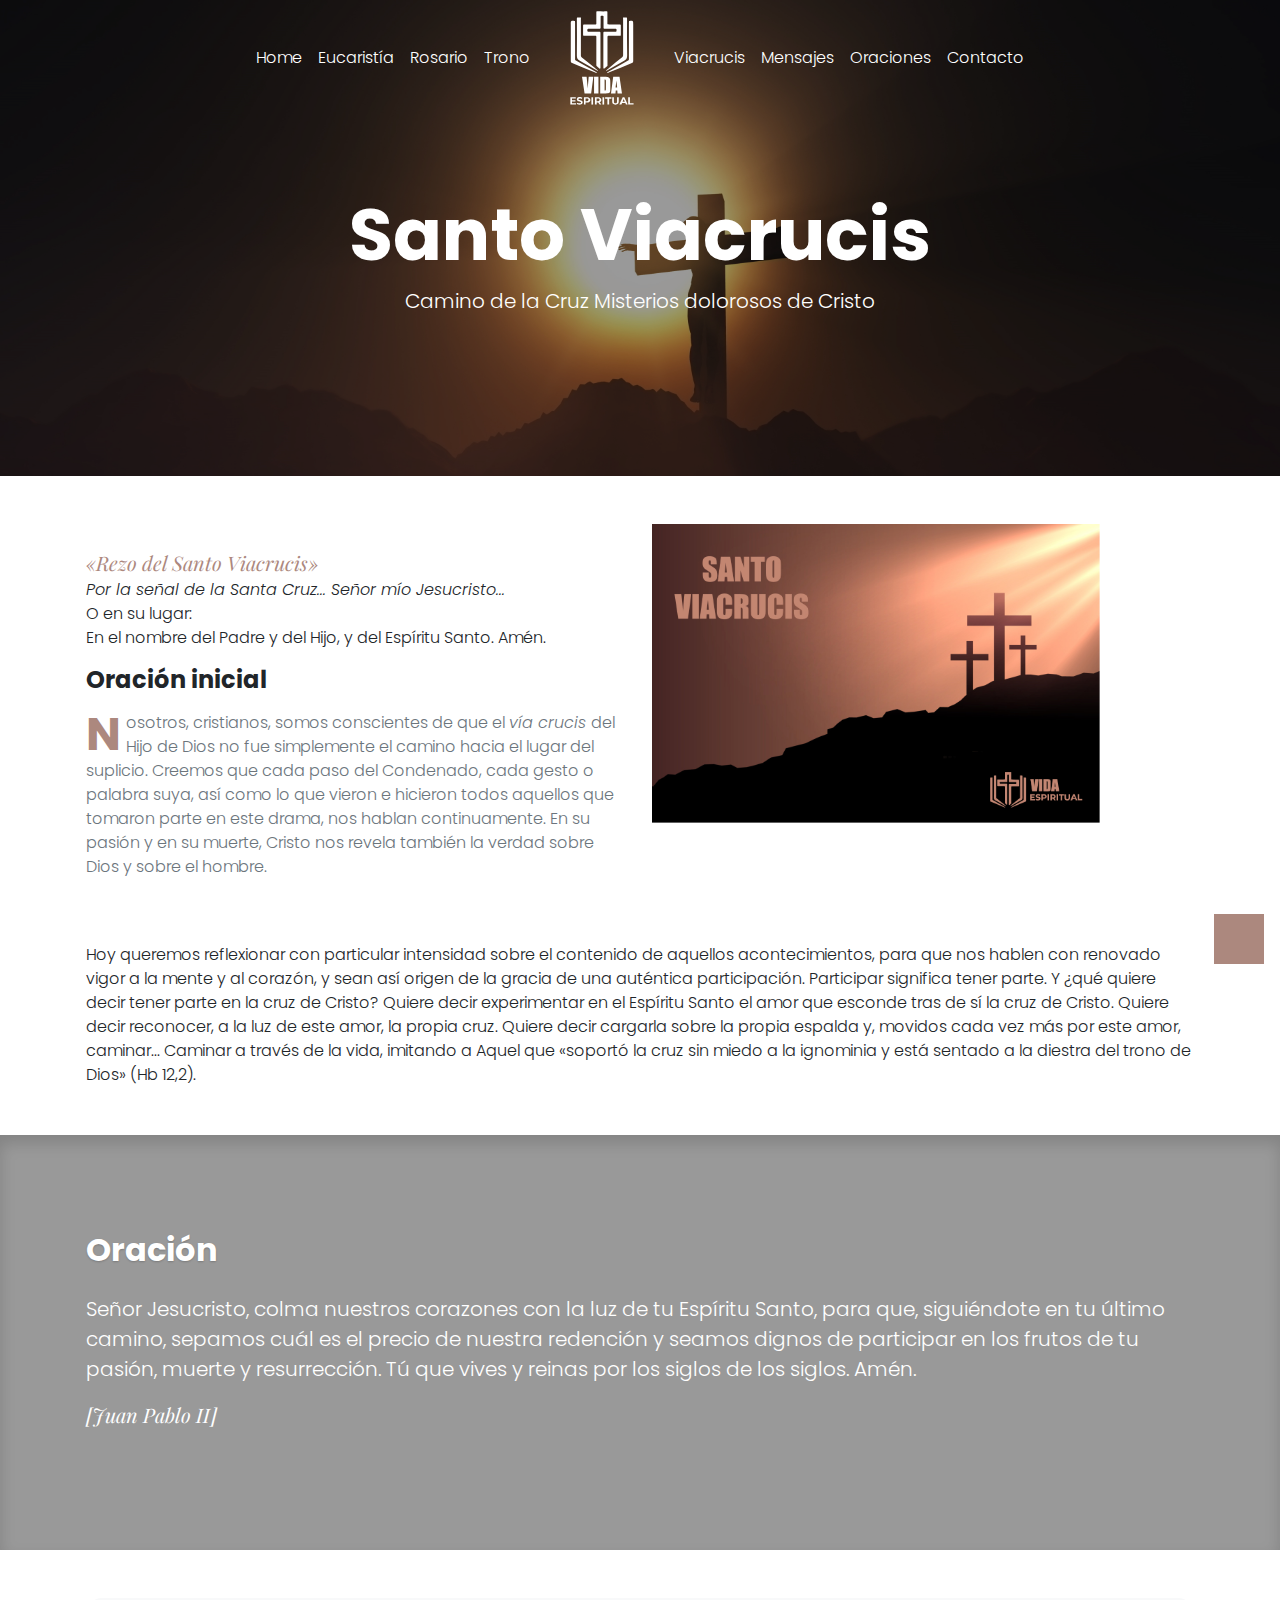
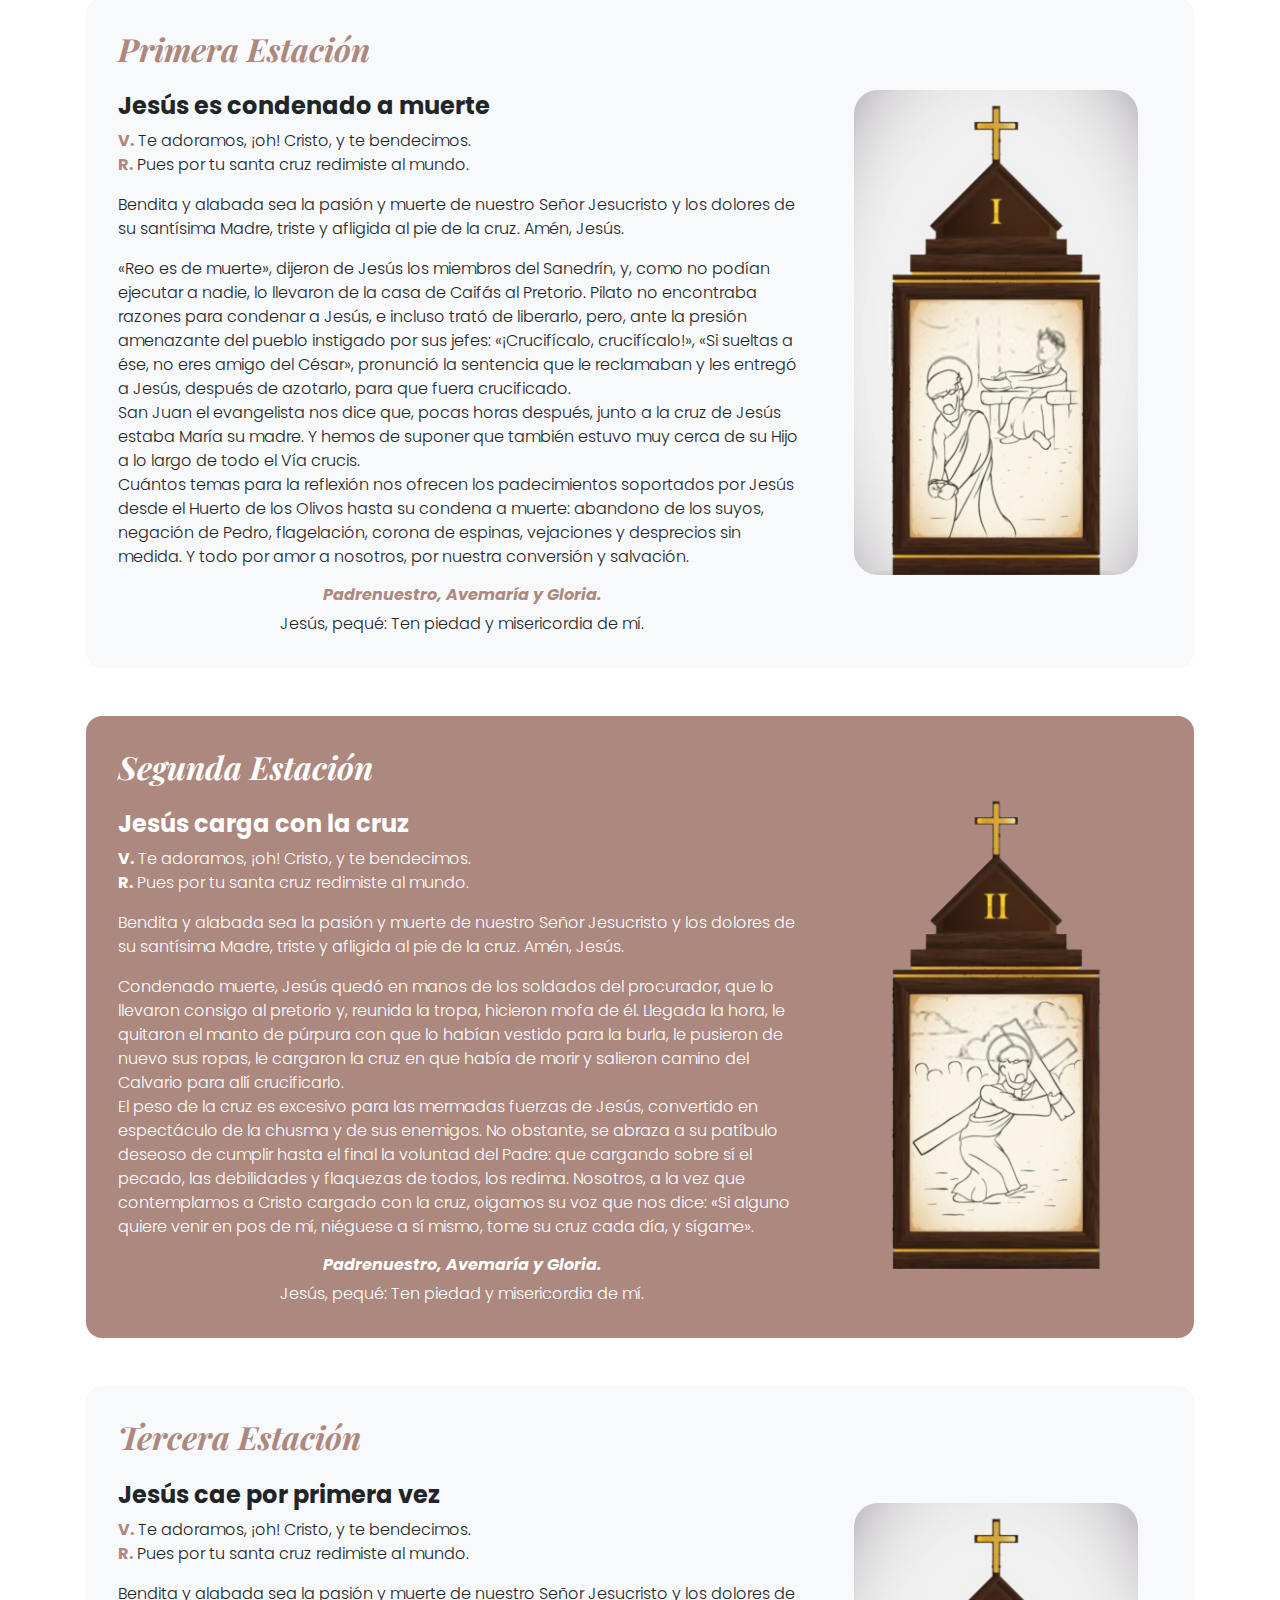
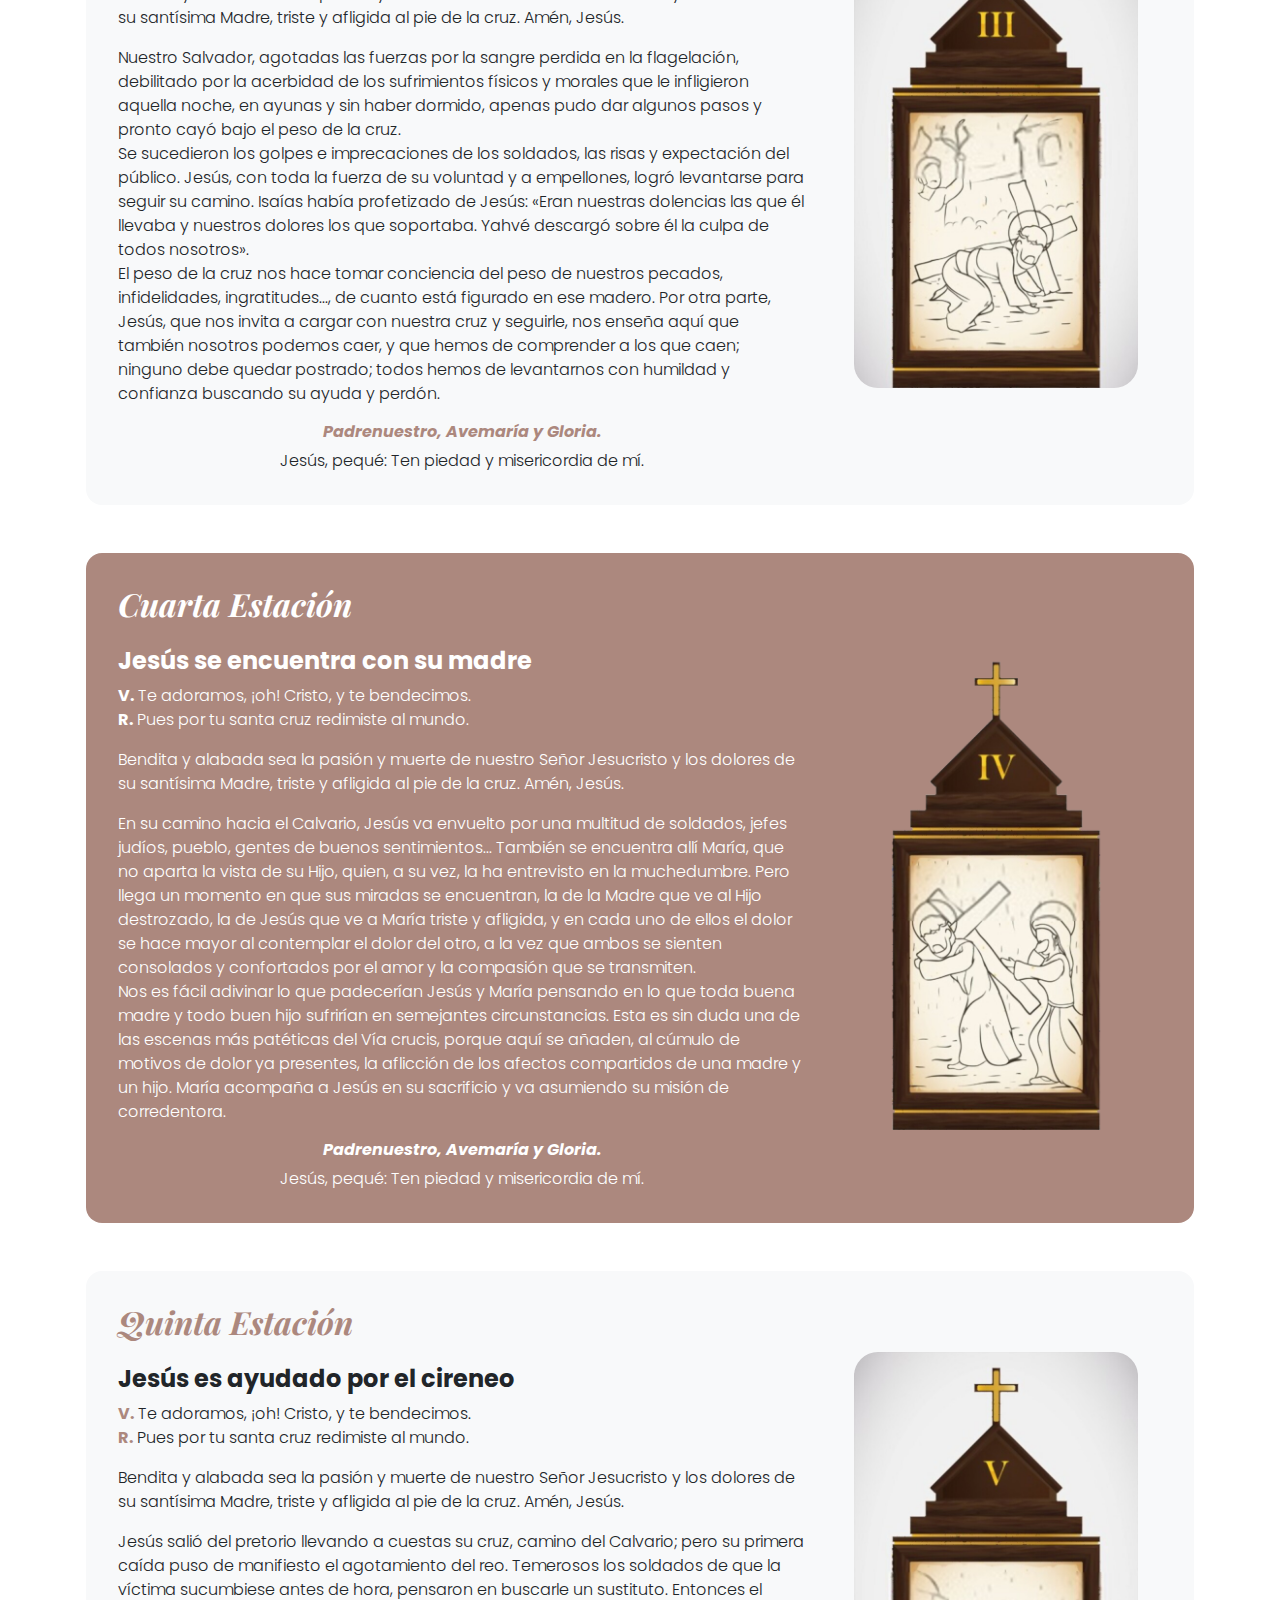
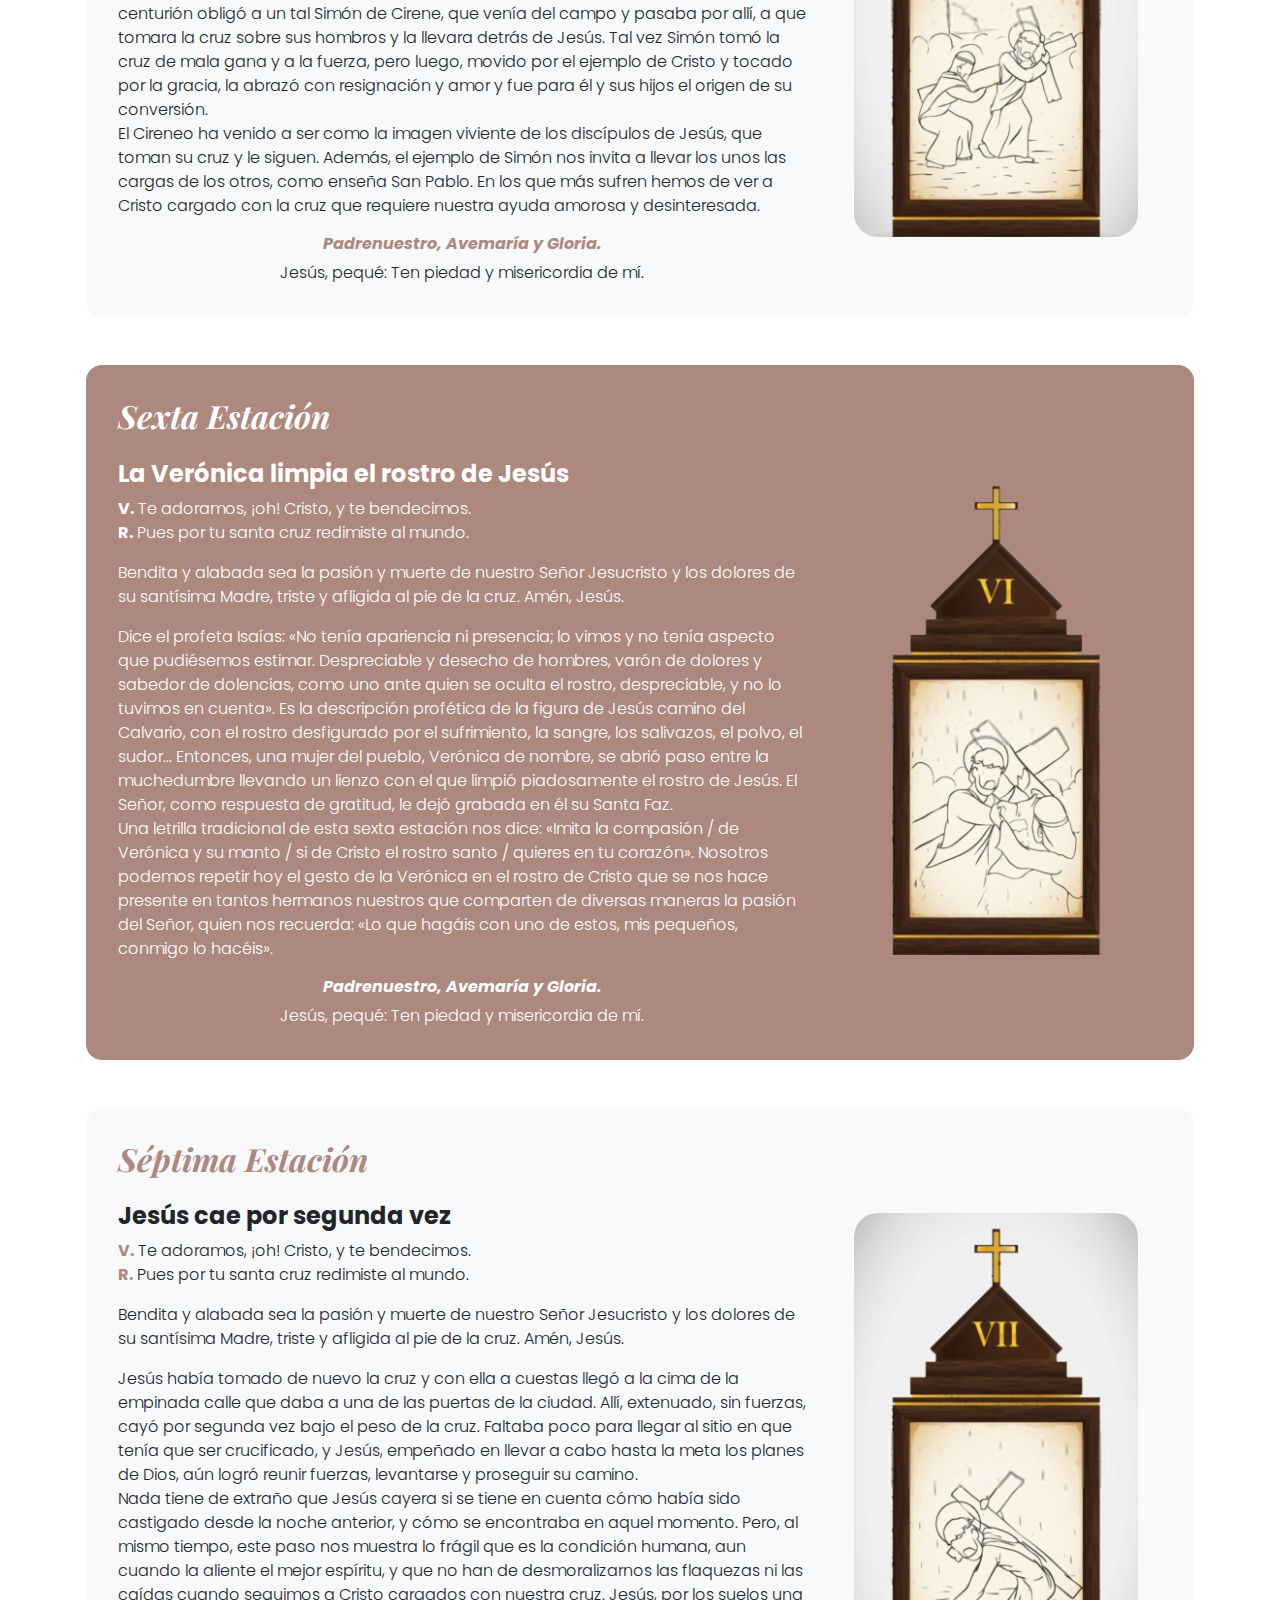
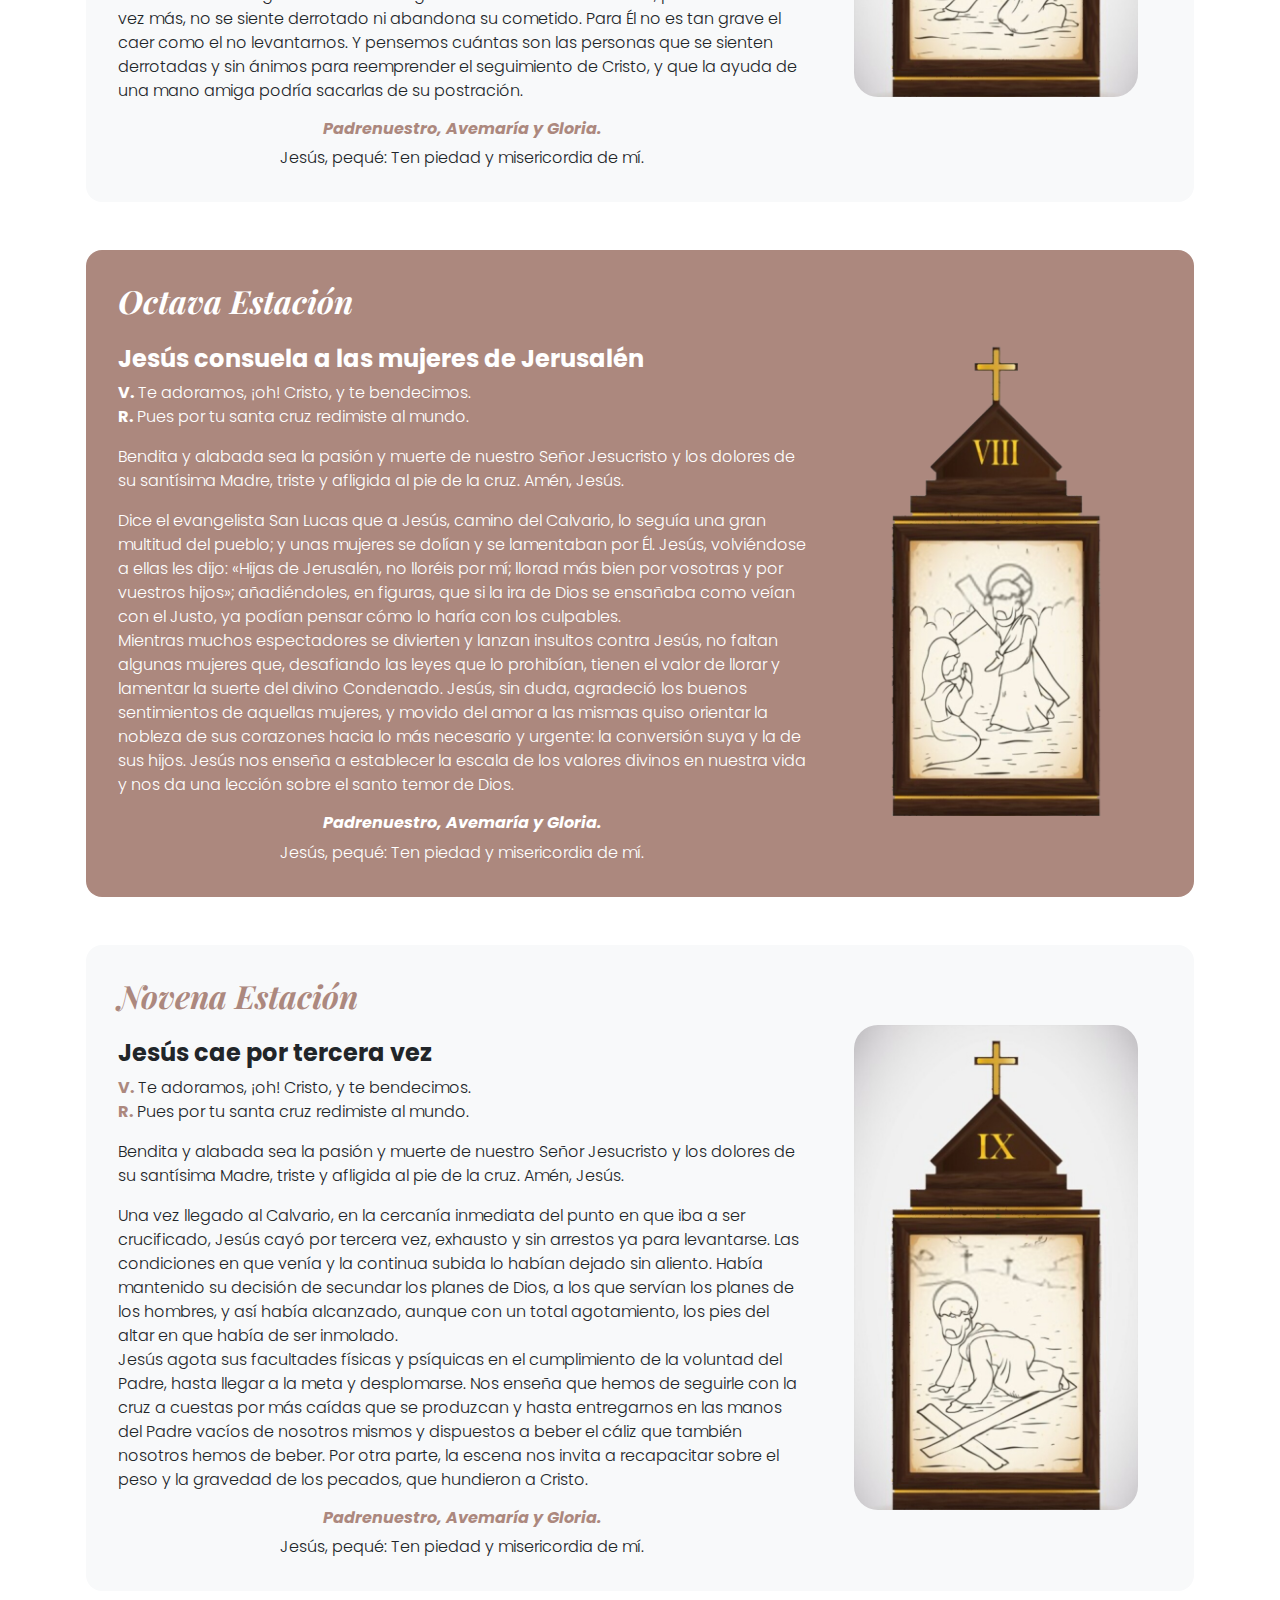
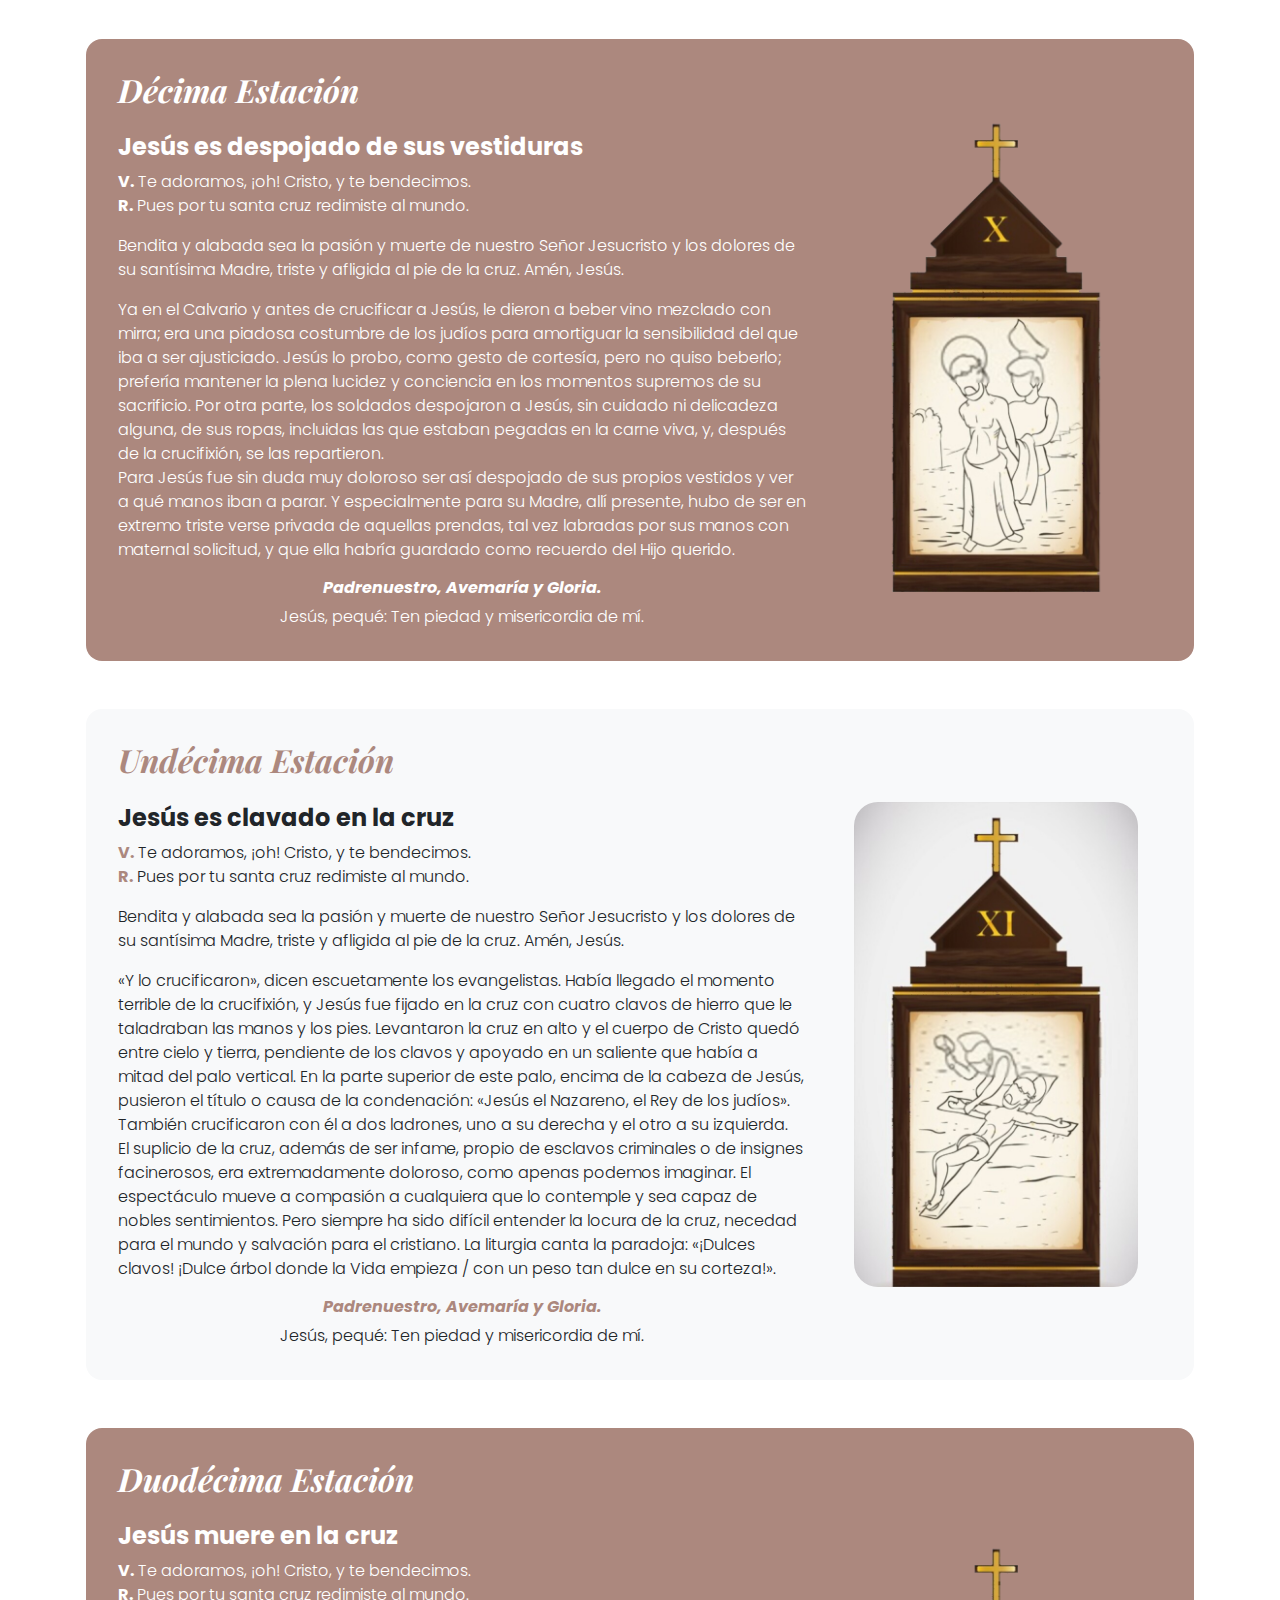
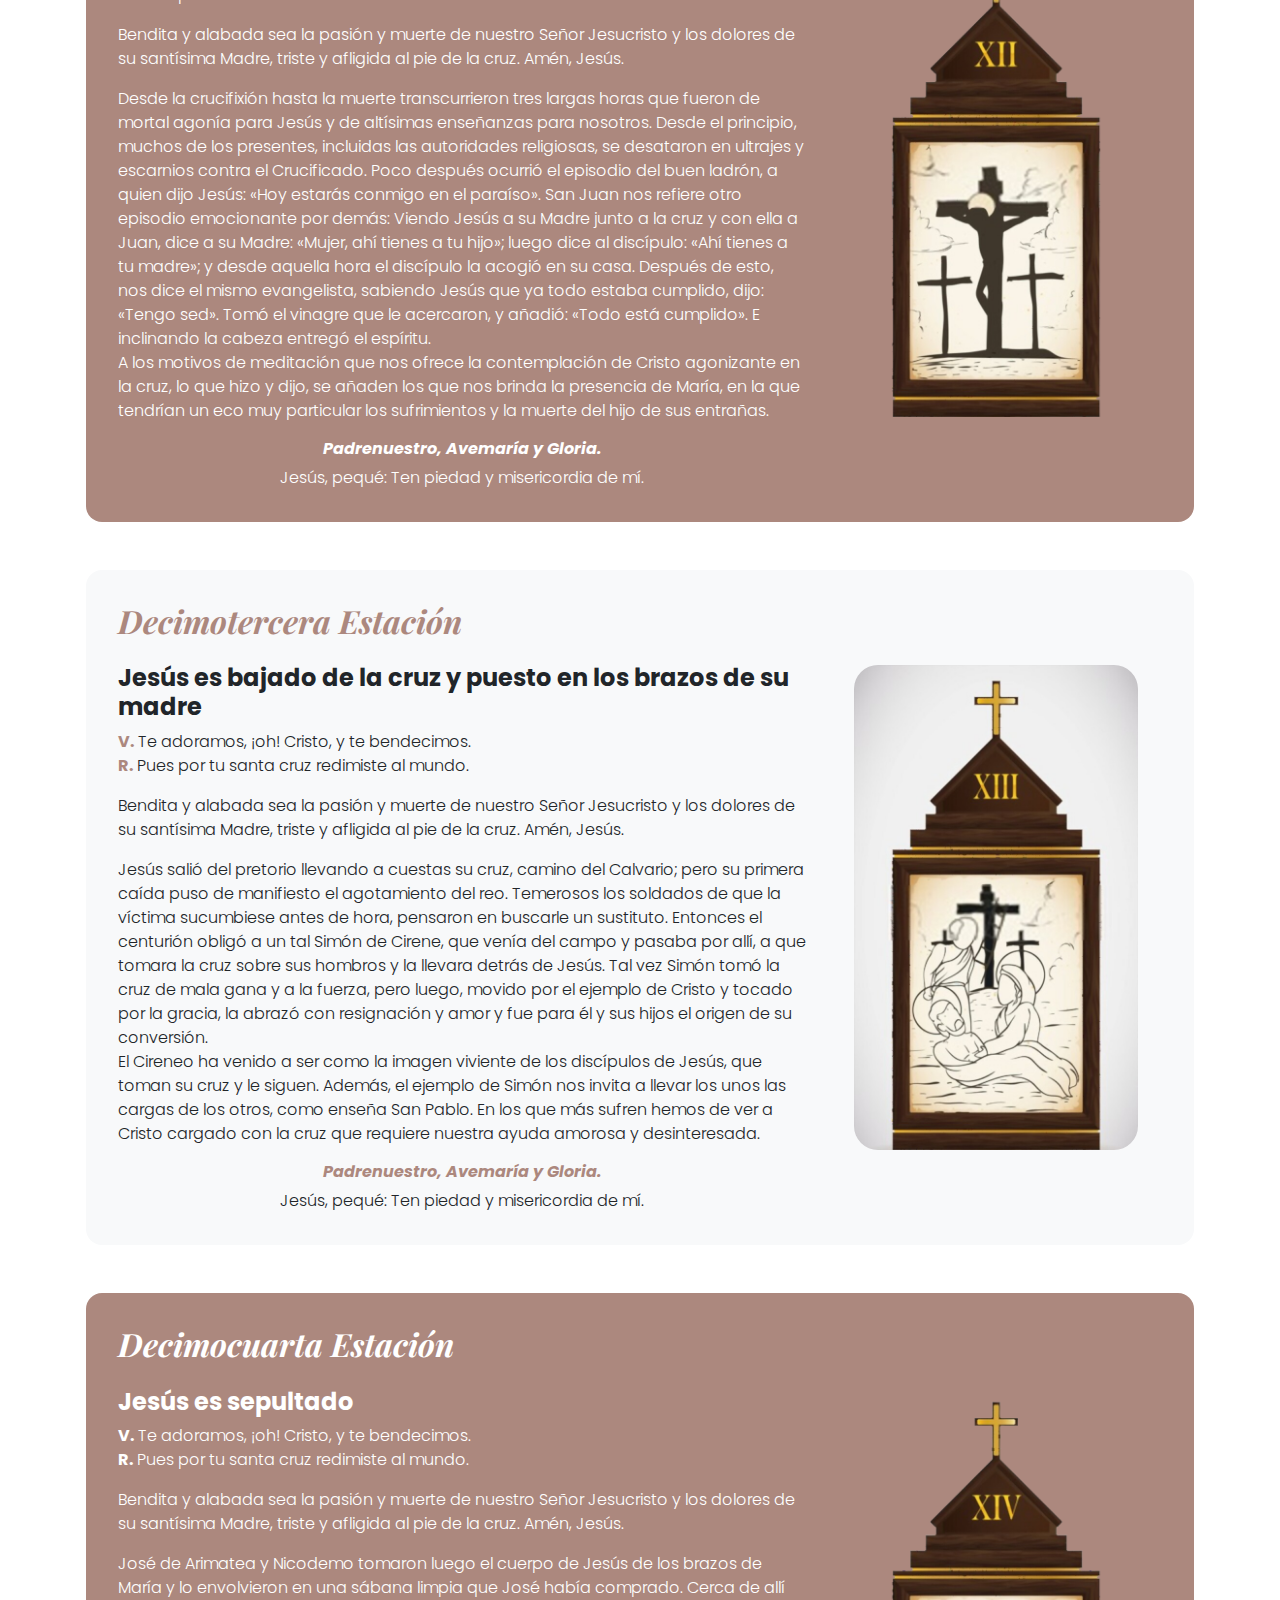
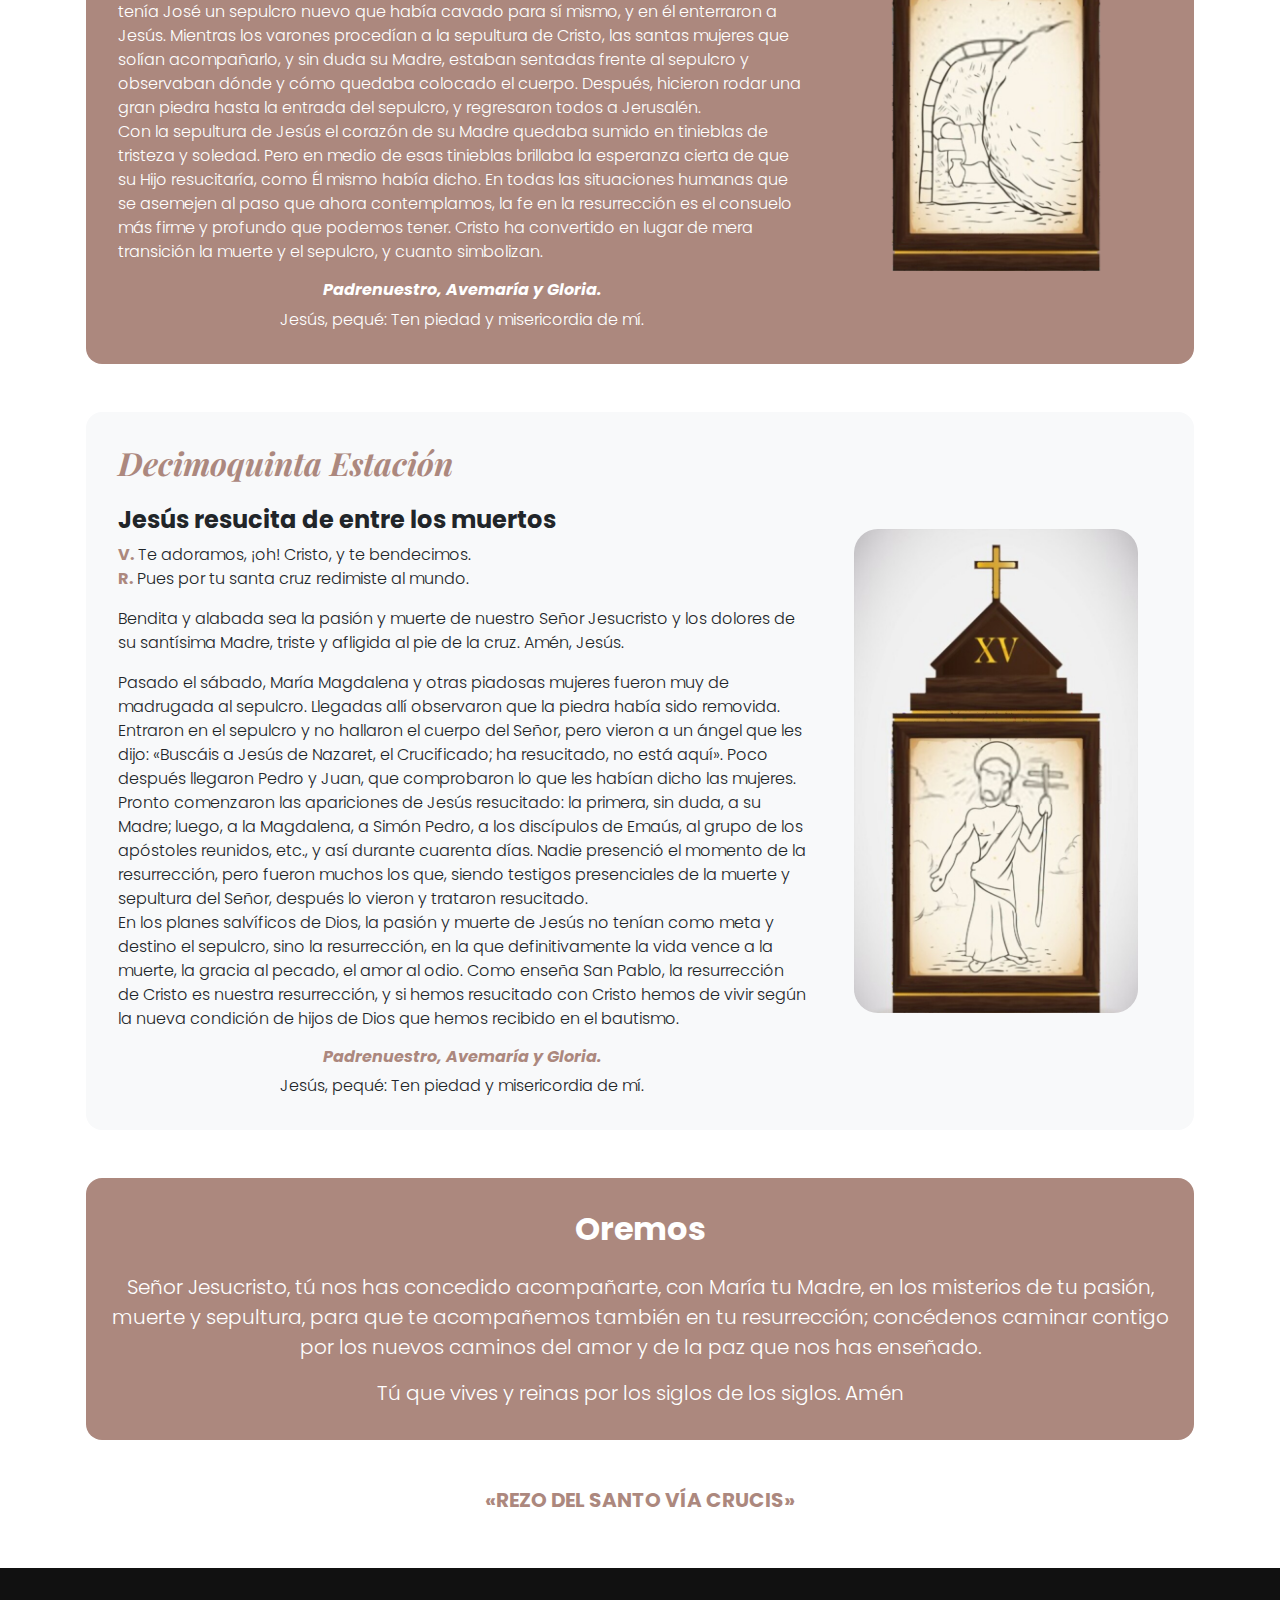
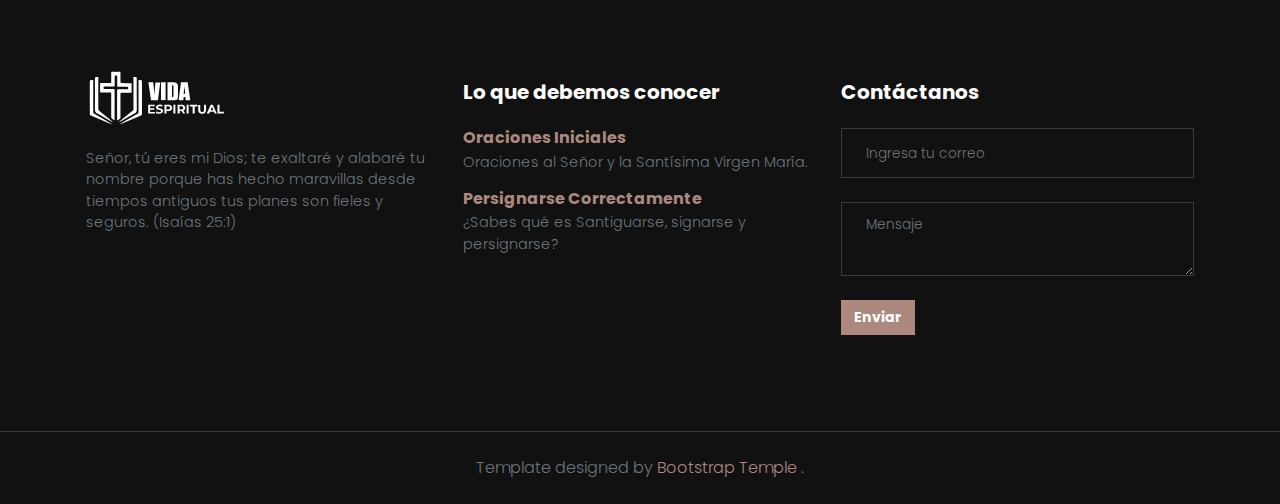
<file: viacrucis.html>
<!DOCTYPE html>
<html>
  <head>
    <meta charset="utf-8" />
    <meta http-equiv="X-UA-Compatible" content="IE=edge" />
    <title>Santo Viacrucis | Vida Espiritual</title>
    <meta name="description" content="" />
    <meta name="viewport" content="width=device-width, initial-scale=1" />
    <meta name="robots" content="all,follow" />
    <!-- Google fonts-->
    <link
      rel="stylesheet"
      href="https://fonts.googleapis.com/css?family=Poppins:300,400,700&amp;display=swap"
    />
    <link
      rel="stylesheet"
      href="https://fonts.googleapis.com/css?family=Playfair+Display:500i&amp;display=swap"
    />
    <!-- Swiper slider-->
    <link rel="stylesheet" href="vendor/swiper/swiper-bundle.min.css" />
    <!-- theme stylesheet-->
    <link rel="stylesheet" href="css/style.default.css" id="theme-stylesheet" />
    <!-- Custom stylesheet - for your changes-->
    <link rel="stylesheet" href="css/custom.css" />
    <!-- Favicon-->
    <link rel="shortcut icon" href="img/favicon.png" />
  </head>
  <body
    class="scrollspy-example"
    data-bs-spy="scroll"
    data-bs-target="#navbar"
    data-bs-offset="0"
    tabindex="0"
  >
    <!-- navbar-->
    <header class="header">
      <nav
        class="navbar navbar-expand-lg navbar-dark position-absolute w-100"
        id="navbar"
      >
        <div class="container">
          <a class="navbar-brand d-block d-lg-none" href="index.html#hero">
            <img src="img/logo-alt.svg" alt="..." width="60" />
          </a>
          <button
            class="navbar-toggler navbar-toggler-end"
            type="button"
            data-bs-toggle="collapse"
            data-bs-target="#navbarSupportedContent"
            aria-controls="navbarSupportedContent"
            aria-expanded="false"
            aria-label="Toggle navigation"
          >
            <span></span>
            <span></span>
            <span></span>
          </button>
          <div class="collapse navbar-collapse" id="navbarSupportedContent">
            <ul class="navbar-nav ms-auto">
              <li class="nav-item">
                <a class="nav-link" href="index.html#hero">Home</a>
              </li>
              <li class="nav-item">
                <a class="nav-link" href="eucaristia.html">Eucaristía</a>
              </li>
              <li class="nav-item">
                <a class="nav-link" href="rosario.html">Rosario</a>
              </li>
              <li class="nav-item">
                <a class="nav-link" href="index.html#trono">Trono</a>
              </li>
            </ul>
            <ul class="navbar-nav d-none d-lg-block px-4">
              <li class="nav-item m-0">
                <a class="navbar-brand m-0" href="index.html#hero">
                  <img src="img/logo.svg" alt="..." width="80" />
                </a>
              </li>
            </ul>
            <ul class="navbar-nav me-auto">
              <li class="nav-item">
                <a class="nav-link" href="viacrucis.html">Viacrucis</a>
              </li>
              <li class="nav-item">
                <a class="nav-link" href="index.html#mensajes">Mensajes</a>
              </li>
              <li class="nav-item">
                <a class="nav-link" href="oraciones.html">Oraciones</a>
              </li>
              <li class="nav-item">
                <a class="nav-link" href="index.html#contact">Contacto</a>
              </li>
            </ul>
          </div>
        </div>
      </nav>
    </header>
    <!-- Hero Slider -->
    <section class="bg-cencer bg-cover" style="background: url(img/cruz.jpg);">
      <div class="dark-overlay">
        <div class="overlay-content py-5 index-forward">
          <div class="container py-5 mt-5">
            <div class="row py-5 text-white text-center">
              <div class="col-lg-7 mx-auto">
                <h1 class="text-xl">Santo Viacrucis</h1>
                <p class="lead">
                  Camino de la Cruz
                  <i class="fas fa-sm fa-cross"></i>
                  Misterios dolorosos de Cristo
                </p>
              </div>
            </div>
          </div>
        </div>
      </div>
    </section>
    <section class="py-5">
      <div class="container">
        <div class="row mb-5">
          <div class="col-lg-6">
            <p class="text-serif text-primary mb-0 text-lg pt-4">«Rezo del Santo Viacrucis»</p>
            <p><em>Por la señal de la Santa Cruz... Señor mío Jesucristo...</em><br>
              O en su lugar: <br>
              En el nombre del Padre y del Hijo, y del Espíritu Santo. Amén. <br>
            </p>
            <h4 class="pb-2">Oración inicial</h4>
            <p class="text-muted drop-caps drop-caps-primary">Nosotros, cristianos, somos conscientes de que el <em>vía crucis </em> del Hijo de Dios no fue
              simplemente el camino hacia el lugar del suplicio. Creemos que cada paso del Condenado, cada gesto o palabra suya, así como lo que vieron e hicieron todos aquellos que
              tomaron parte en este drama, nos hablan continuamente. En su pasión y en su muerte,
              Cristo nos revela también la verdad sobre Dios y sobre el hombre.</p>
          </div>
          <div class="col-lg-5"><img class="img-fluid" src="img/santo-viacrucis.jpg" alt=""></div>
        </div>
          <div class="col-lg-12">
            <p class="mb-0"> Hoy queremos reflexionar con particular intensidad sobre el contenido de aquellos
              acontecimientos, para que nos hablen con renovado vigor a la mente y al corazón, y
              sean así origen de la gracia de una auténtica participación. Participar significa tener parte. Y ¿qué quiere decir tener parte en la cruz de Cristo? Quiere decir experimentar en el
              Espíritu Santo el amor que esconde tras de sí la cruz de Cristo. Quiere decir reconocer, a
              la luz de este amor, la propia cruz. Quiere decir cargarla sobre la propia espalda y, movidos cada vez más por este amor, caminar... Caminar a través de la vida, imitando a
              Aquel que «soportó la cruz sin miedo a la ignominia y está sentado a la diestra del trono
              de Dios» (Hb 12,2).</p>
          </div>
        </div>
      </div>
    </section>
    <section class="bg-cover bg-fixed shadow-inner" id="volunteer" style="background: url(img/div_viacrucis.jpg)">
      <div class="dark-overlay py-5">
        <div class="overlay-content index-forward py-5">
          <div class="container">
            <div class="row align-items-center">
              <div class="col-lg-12 text-white">
                <h2 class="text-shadow mb-4">Oración</h2>
                <p class="text-lg">Señor Jesucristo, colma nuestros corazones con la luz de tu Espíritu Santo, para que, siguiéndote en tu último camino, sepamos cuál es el precio de nuestra redención
                  y seamos dignos de participar en los frutos de tu pasión, muerte y resurrección. Tú que
                  vives y reinas por los siglos de los siglos. Amén.</p>
                <p class="lead text-serif mb-4">[Juan Pablo II]</p>
              </div>
            </div>
          </div>
        </div>
      </div>
    </section>
    <div class="container mt-5">
      <div class="jumbotron bg-light">
        <div class="container text-justify text-lg-left">
          <div class="row">
            <div class="col-lg-8">
              <h2 class="text-serif py-3">Primera Estación</h2>
              <h4>Jesús es condenado a muerte</h4>
              <p>
                <span class="text-primary fw-bold">V.</span>
                Te adoramos, ¡oh! Cristo, y te bendecimos.
                <br />
                <span class="text-primary fw-bold">R.</span>
                Pues por tu santa cruz redimiste al mundo.
                <br />
              </p>
              <p>
                Bendita y alabada sea la pasión y muerte de nuestro Señor
                Jesucristo y los dolores de su santísima Madre, triste y
                afligida al pie de la cruz. Amén, Jesús.
              </p>
              <p>
                «Reo es de muerte», dijeron de Jesús los miembros del Sanedrín,
                y, como no podían ejecutar a nadie, lo llevaron de la casa de
                Caifás al Pretorio. Pilato no encontraba razones para condenar a
                Jesús, e incluso trató de liberarlo, pero, ante la presión
                amenazante del pueblo instigado por sus jefes: «¡Crucifícalo,
                crucifícalo!», «Si sueltas a ése, no eres amigo del César»,
                pronunció la sentencia que le reclamaban y les entregó a Jesús,
                después de azotarlo, para que fuera crucificado.
                <br />
                San Juan el evangelista nos dice que, pocas horas después, junto
                a la cruz de Jesús estaba María su madre. Y hemos de suponer que
                también estuvo muy cerca de su Hijo a lo largo de todo el Vía
                crucis.
                <br />
                Cuántos temas para la reflexión nos ofrecen los padecimientos
                soportados por Jesús desde el Huerto de los Olivos hasta su
                condena a muerte: abandono de los suyos, negación de Pedro,
                flagelación, corona de espinas, vejaciones y desprecios sin
                medida. Y todo por amor a nosotros, por nuestra conversión y
                salvación.
                <br />
              </p>
              <h6 class="text-center text_rezo">
                <em>Padrenuestro, Avemaría y Gloria.</em>
              </h6>
              <p class="text-center">
                Jesús, pequé: Ten piedad y misericordia de mí.
              </p>
            </div>
            <div class="col-lg-4 align-items-center d-flex viacrucis_img">
              <span class="text_img"><h1>Primera Estación</h1></span>
              <img
                src="img/estaciones/1.jpg"
                class="img-fluid p-4 img_rounded"
                alt="Estación1"
              />
            </div>
          </div>
        </div>
      </div>
    </div>
    <div class="container mt-5">
      <div class="jumbotron jmt-color">
        <div class="container text-justify text-lg-left">
          <div class="row">
            <div class="col-lg-8">
              <h2 class="text-serif py-3">Segunda Estación</h2>
              <h4>Jesús carga con la cruz</h4>
              <p>
                <span class="text-primary fw-bold text-white">V.</span>
                Te adoramos, ¡oh! Cristo, y te bendecimos.
                <br />
                <span class="text-primary fw-bold text-white">R.</span>
                Pues por tu santa cruz redimiste al mundo.
                <br />
              </p>
              <p>
                Bendita y alabada sea la pasión y muerte de nuestro Señor
                Jesucristo y los dolores de su santísima Madre, triste y
                afligida al pie de la cruz. Amén, Jesús.
              </p>
              <p>
                Condenado muerte, Jesús quedó en manos de los soldados del
                procurador, que lo llevaron consigo al pretorio y, reunida la
                tropa, hicieron mofa de él. Llegada la hora, le quitaron el
                manto de púrpura con que lo habían vestido para la burla, le
                pusieron de nuevo sus ropas, le cargaron la cruz en que había de
                morir y salieron camino del Calvario para allí crucificarlo.
                <br />
                El peso de la cruz es excesivo para las mermadas fuerzas de
                Jesús, convertido en espectáculo de la chusma y de sus enemigos.
                No obstante, se abraza a su patíbulo deseoso de cumplir hasta el
                final la voluntad del Padre: que cargando sobre sí el pecado,
                las debilidades y flaquezas de todos, los redima. Nosotros, a la
                vez que contemplamos a Cristo cargado con la cruz, oigamos su
                voz que nos dice: «Si alguno quiere venir en pos de mí, niéguese
                a sí mismo, tome su cruz cada día, y sígame».
                <br />
              </p>
              <h6 class="text-center">
                <em>Padrenuestro, Avemaría y Gloria.</em>
              </h6>
              <p class="text-center">
                Jesús, pequé: Ten piedad y misericordia de mí.
              </p>
            </div>
            <div class="col-lg-4 align-items-center d-flex viacrucis_img">
              <span class="text_img"><h1>Segunda Estación</h1></span>
              <img
                src="img/estaciones/2.png"
                class="img-fluid p-4 img_rounded"
                alt="Estación2"
              />
            </div>
          </div>
        </div>
      </div>
    </div>
    <div class="container mt-5">
      <div class="jumbotron bg-light">
        <div class="container text-justify text-lg-left">
          <div class="row">
            <div class="col-lg-8">
              <h2 class="text-serif py-3">Tercera Estación</h2>
              <h4>Jesús cae por primera vez</h4>
              <p>
                <span class="text-primary fw-bold">V.</span>
                Te adoramos, ¡oh! Cristo, y te bendecimos.
                <br />
                <span class="text-primary fw-bold">R.</span>
                Pues por tu santa cruz redimiste al mundo.
                <br />
              </p>
              <p>
                Bendita y alabada sea la pasión y muerte de nuestro Señor
                Jesucristo y los dolores de su santísima Madre, triste y
                afligida al pie de la cruz. Amén, Jesús.
              </p>
              <p>
                Nuestro Salvador, agotadas las fuerzas por la sangre perdida en
                la flagelación, debilitado por la acerbidad de los sufrimientos
                físicos y morales que le infligieron aquella noche, en ayunas y
                sin haber dormido, apenas pudo dar algunos pasos y pronto cayó
                bajo el peso de la cruz.
                <br />
                Se sucedieron los golpes e imprecaciones de los soldados, las
                risas y expectación del público. Jesús, con toda la fuerza de su
                voluntad y a empellones, logró levantarse para seguir su camino.
                Isaías había profetizado de Jesús: «Eran nuestras dolencias las
                que él llevaba y nuestros dolores los que soportaba. Yahvé
                descargó sobre él la culpa de todos nosotros».
                <br />
                El peso de la cruz nos hace tomar conciencia del peso de
                nuestros pecados, infidelidades, ingratitudes..., de cuanto está
                figurado en ese madero. Por otra parte, Jesús, que nos invita a
                cargar con nuestra cruz y seguirle, nos enseña aquí que también
                nosotros podemos caer, y que hemos de comprender a los que caen;
                ninguno debe quedar postrado; todos hemos de levantarnos con
                humildad y confianza buscando su ayuda y perdón.
                <br />
              </p>
              <h6 class="text-center text_rezo">
                <em>Padrenuestro, Avemaría y Gloria.</em>
              </h6>
              <p class="text-center">
                Jesús, pequé: Ten piedad y misericordia de mí.
              </p>
            </div>
            <div class="col-lg-4 align-items-center d-flex viacrucis_img">
              <span class="text_img"><h1>Tercera Estación</h1></span>
              <img
                src="img/estaciones/3.jpg"
                class="img-fluid p-4 img_rounded"
                alt="Estación3"
              />
            </div>
          </div>
        </div>
      </div>
    </div>
    <div class="container mt-5">
      <div class="jumbotron jmt-color">
        <div class="container text-justify text-lg-left">
          <div class="row">
            <div class="col-lg-8">
              <h2 class="text-serif py-3">Cuarta Estación</h2>
              <h4>Jesús se encuentra con su madre</h4>
              <p>
                <span class="text-primary fw-bold text-white">V.</span>
                Te adoramos, ¡oh! Cristo, y te bendecimos.
                <br />
                <span class="text-primary fw-bold text-white">R.</span>
                Pues por tu santa cruz redimiste al mundo.
                <br />
              </p>
              <p>
                Bendita y alabada sea la pasión y muerte de nuestro Señor
                Jesucristo y los dolores de su santísima Madre, triste y
                afligida al pie de la cruz. Amén, Jesús.
              </p>
              <p>
                En su camino hacia el Calvario, Jesús va envuelto por una
                multitud de soldados, jefes judíos, pueblo, gentes de buenos
                sentimientos... También se encuentra allí María, que no aparta
                la vista de su Hijo, quien, a su vez, la ha entrevisto en la
                muchedumbre. Pero llega un momento en que sus miradas se
                encuentran, la de la Madre que ve al Hijo destrozado, la de
                Jesús que ve a María triste y afligida, y en cada uno de ellos
                el dolor se hace mayor al contemplar el dolor del otro, a la vez
                que ambos se sienten consolados y confortados por el amor y la
                compasión que se transmiten.
                <br />
                Nos es fácil adivinar lo que padecerían Jesús y María pensando
                en lo que toda buena madre y todo buen hijo sufrirían en
                semejantes circunstancias. Esta es sin duda una de las escenas
                más patéticas del Vía crucis, porque aquí se añaden, al cúmulo
                de motivos de dolor ya presentes, la aflicción de los afectos
                compartidos de una madre y un hijo. María acompaña a Jesús en su
                sacrificio y va asumiendo su misión de corredentora.
                <br />
              </p>
              <h6 class="text-center">
                <em>Padrenuestro, Avemaría y Gloria.</em>
              </h6>
              <p class="text-center">
                Jesús, pequé: Ten piedad y misericordia de mí.
              </p>
            </div>
            <div class="col-lg-4 align-items-center d-flex viacrucis_img">
              <span class="text_img"><h1>Cuarta Estación</h1></span>
              <img
                src="img/estaciones/4.png"
                class="img-fluid p-4 img_rounded"
                alt="Estación4"
              />
            </div>
          </div>
        </div>
      </div>
    </div>
    <div class="container mt-5">
      <div class="jumbotron bg-light">
        <div class="container text-justify text-lg-left">
          <div class="row">
            <div class="col-lg-8">
              <h2 class="text-serif py-3">Quinta Estación</h2>
              <h4>Jesús es ayudado por el cireneo</h4>
              <p>
                <span class="text-primary fw-bold">V.</span>
                Te adoramos, ¡oh! Cristo, y te bendecimos.
                <br />
                <span class="text-primary fw-bold">R.</span>
                Pues por tu santa cruz redimiste al mundo.
                <br />
              </p>
              <p>
                Bendita y alabada sea la pasión y muerte de nuestro Señor
                Jesucristo y los dolores de su santísima Madre, triste y
                afligida al pie de la cruz. Amén, Jesús.
              </p>
              <p>
                Jesús salió del pretorio llevando a cuestas su cruz, camino del
                Calvario; pero su primera caída puso de manifiesto el
                agotamiento del reo. Temerosos los soldados de que la víctima
                sucumbiese antes de hora, pensaron en buscarle un sustituto.
                Entonces el centurión obligó a un tal Simón de Cirene, que venía
                del campo y pasaba por allí, a que tomara la cruz sobre sus
                hombros y la llevara detrás de Jesús. Tal vez Simón tomó la cruz
                de mala gana y a la fuerza, pero luego, movido por el ejemplo de
                Cristo y tocado por la gracia, la abrazó con resignación y amor
                y fue para él y sus hijos el origen de su conversión.
                <br />
                El Cireneo ha venido a ser como la imagen viviente de los
                discípulos de Jesús, que toman su cruz y le siguen. Además, el
                ejemplo de Simón nos invita a llevar los unos las cargas de los
                otros, como enseña San Pablo. En los que más sufren hemos de ver
                a Cristo cargado con la cruz que requiere nuestra ayuda amorosa
                y desinteresada.
                <br />
              </p>
              <h6 class="text-center text_rezo">
                <em>Padrenuestro, Avemaría y Gloria.</em>
              </h6>
              <p class="text-center">
                Jesús, pequé: Ten piedad y misericordia de mí.
              </p>
            </div>
            <div class="col-lg-4 align-items-center d-flex viacrucis_img">
              <span class="text_img"><h1>Quinta Estación</h1></span>
              <img
                src="img/estaciones/5.jpg"
                class="img-fluid p-4 img_rounded"
                alt="Estación5"
              />
            </div>
          </div>
        </div>
      </div>
    </div>
    <div class="container mt-5">
      <div class="jumbotron jmt-color">
        <div class="container text-justify text-lg-left">
          <div class="row">
            <div class="col-lg-8">
              <h2 class="text-serif py-3">Sexta Estación</h2>
              <h4>La Verónica limpia el rostro de Jesús</h4>
              <p>
                <span class="text-primary fw-bold text-white">V.</span>
                Te adoramos, ¡oh! Cristo, y te bendecimos.
                <br />
                <span class="text-primary fw-bold text-white">R.</span>
                Pues por tu santa cruz redimiste al mundo.
                <br />
              </p>
              <p>
                Bendita y alabada sea la pasión y muerte de nuestro Señor
                Jesucristo y los dolores de su santísima Madre, triste y
                afligida al pie de la cruz. Amén, Jesús.
              </p>
              <p>
                Dice el profeta Isaías: «No tenía apariencia ni presencia; lo
                vimos y no tenía aspecto que pudiésemos estimar. Despreciable y
                desecho de hombres, varón de dolores y sabedor de dolencias,
                como uno ante quien se oculta el rostro, despreciable, y no lo
                tuvimos en cuenta». Es la descripción profética de la figura de
                Jesús camino del Calvario, con el rostro desfigurado por el
                sufrimiento, la sangre, los salivazos, el polvo, el sudor...
                Entonces, una mujer del pueblo, Verónica de nombre, se abrió
                paso entre la muchedumbre llevando un lienzo con el que limpió
                piadosamente el rostro de Jesús. El Señor, como respuesta de
                gratitud, le dejó grabada en él su Santa Faz.
                <br />
                Una letrilla tradicional de esta sexta estación nos dice: «Imita
                la compasión / de Verónica y su manto / si de Cristo el rostro
                santo / quieres en tu corazón». Nosotros podemos repetir hoy el
                gesto de la Verónica en el rostro de Cristo que se nos hace
                presente en tantos hermanos nuestros que comparten de diversas
                maneras la pasión del Señor, quien nos recuerda: «Lo que hagáis
                con uno de estos, mis pequeños, conmigo lo hacéis».
                <br />
              </p>
              <h6 class="text-center">
                <em>Padrenuestro, Avemaría y Gloria.</em>
              </h6>
              <p class="text-center">
                Jesús, pequé: Ten piedad y misericordia de mí.
              </p>
            </div>
            <div class="col-lg-4 align-items-center d-flex viacrucis_img">
              <span class="text_img"><h1>Sexta Estación</h1></span>
              <img
                src="img/estaciones/6.png"
                class="img-fluid p-4 img_rounded"
                alt="Estación6"
              />
            </div>
          </div>
        </div>
      </div>
    </div>
    <div class="container mt-5">
      <div class="jumbotron bg-light">
        <div class="container text-justify text-lg-left">
          <div class="row">
            <div class="col-lg-8">
              <h2 class="text-serif py-3">Séptima Estación</h2>
              <h4>Jesús cae por segunda vez</h4>
              <p>
                <span class="text-primary fw-bold">V.</span>
                Te adoramos, ¡oh! Cristo, y te bendecimos.
                <br />
                <span class="text-primary fw-bold">R.</span>
                Pues por tu santa cruz redimiste al mundo.
                <br />
              </p>
              <p>
                Bendita y alabada sea la pasión y muerte de nuestro Señor
                Jesucristo y los dolores de su santísima Madre, triste y
                afligida al pie de la cruz. Amén, Jesús.
              </p>
              <p>
                Jesús había tomado de nuevo la cruz y con ella a cuestas llegó a
                la cima de la empinada calle que daba a una de las puertas de la
                ciudad. Allí, extenuado, sin fuerzas, cayó por segunda vez bajo
                el peso de la cruz. Faltaba poco para llegar al sitio en que
                tenía que ser crucificado, y Jesús, empeñado en llevar a cabo
                hasta la meta los planes de Dios, aún logró reunir fuerzas,
                levantarse y proseguir su camino.
                <br />
                Nada tiene de extraño que Jesús cayera si se tiene en cuenta
                cómo había sido castigado desde la noche anterior, y cómo se
                encontraba en aquel momento. Pero, al mismo tiempo, este paso
                nos muestra lo frágil que es la condición humana, aun cuando la
                aliente el mejor espíritu, y que no han de desmoralizarnos las
                flaquezas ni las caídas cuando seguimos a Cristo cargados con
                nuestra cruz. Jesús, por los suelos una vez más, no se siente
                derrotado ni abandona su cometido. Para Él no es tan grave el
                caer como el no levantarnos. Y pensemos cuántas son las personas
                que se sienten derrotadas y sin ánimos para reemprender el
                seguimiento de Cristo, y que la ayuda de una mano amiga podría
                sacarlas de su postración.
                <br />
              </p>
              <h6 class="text-center text_rezo">
                <em>Padrenuestro, Avemaría y Gloria.</em>
              </h6>
              <p class="text-center">
                Jesús, pequé: Ten piedad y misericordia de mí.
              </p>
            </div>
            <div class="col-lg-4 align-items-center d-flex viacrucis_img">
              <span class="text_img"><h1>Séptima Estación</h1></span>
              <img
                src="img/estaciones/7.jpg"
                class="img-fluid p-4 img_rounded"
                alt="Estación7"
              />
            </div>
          </div>
        </div>
      </div>
    </div>
    <div class="container mt-5">
      <div class="jumbotron jmt-color">
        <div class="container text-justify text-lg-left">
          <div class="row">
            <div class="col-lg-8">
              <h2 class="text-serif py-3">Octava Estación</h2>
              <h4>Jesús consuela a las mujeres de Jerusalén</h4>
              <p>
                <span class="text-primary fw-bold text-white">V.</span>
                Te adoramos, ¡oh! Cristo, y te bendecimos.
                <br />
                <span class="text-primary fw-bold text-white">R.</span>
                Pues por tu santa cruz redimiste al mundo.
                <br />
              </p>
              <p>
                Bendita y alabada sea la pasión y muerte de nuestro Señor
                Jesucristo y los dolores de su santísima Madre, triste y
                afligida al pie de la cruz. Amén, Jesús.
              </p>
              <p>
                Dice el evangelista San Lucas que a Jesús, camino del Calvario,
                lo seguía una gran multitud del pueblo; y unas mujeres se dolían
                y se lamentaban por Él. Jesús, volviéndose a ellas les dijo:
                «Hijas de Jerusalén, no lloréis por mí; llorad más bien por
                vosotras y por vuestros hijos»; añadiéndoles, en figuras, que si
                la ira de Dios se ensañaba como veían con el Justo, ya podían
                pensar cómo lo haría con los culpables.
                <br />
                Mientras muchos espectadores se divierten y lanzan insultos
                contra Jesús, no faltan algunas mujeres que, desafiando las
                leyes que lo prohibían, tienen el valor de llorar y lamentar la
                suerte del divino Condenado. Jesús, sin duda, agradeció los
                buenos sentimientos de aquellas mujeres, y movido del amor a las
                mismas quiso orientar la nobleza de sus corazones hacia lo más
                necesario y urgente: la conversión suya y la de sus hijos. Jesús
                nos enseña a establecer la escala de los valores divinos en
                nuestra vida y nos da una lección sobre el santo temor de Dios.
                <br />
              </p>
              <h6 class="text-center">
                <em>Padrenuestro, Avemaría y Gloria.</em>
              </h6>
              <p class="text-center">
                Jesús, pequé: Ten piedad y misericordia de mí.
              </p>
            </div>
            <div class="col-lg-4 align-items-center d-flex viacrucis_img">
              <span class="text_img"><h1>Octava Estación</h1></span>
              <img
                src="img/estaciones/8.png"
                class="img-fluid p-4 img_rounded"
                alt="Estación8"
              />
            </div>
          </div>
        </div>
      </div>
    </div>
    <div class="container mt-5">
      <div class="jumbotron bg-light">
        <div class="container text-justify text-lg-left">
          <div class="row">
            <div class="col-lg-8">
              <h2 class="text-serif py-3">Novena Estación</h2>
              <h4>Jesús cae por tercera vez</h4>
              <p>
                <span class="text-primary fw-bold">V.</span>
                Te adoramos, ¡oh! Cristo, y te bendecimos.
                <br />
                <span class="text-primary fw-bold">R.</span>
                Pues por tu santa cruz redimiste al mundo.
                <br />
              </p>
              <p>
                Bendita y alabada sea la pasión y muerte de nuestro Señor
                Jesucristo y los dolores de su santísima Madre, triste y
                afligida al pie de la cruz. Amén, Jesús.
              </p>
              <p>
                Una vez llegado al Calvario, en la cercanía inmediata del punto
                en que iba a ser crucificado, Jesús cayó por tercera vez,
                exhausto y sin arrestos ya para levantarse. Las condiciones en
                que venía y la continua subida lo habían dejado sin aliento.
                Había mantenido su decisión de secundar los planes de Dios, a
                los que servían los planes de los hombres, y así había
                alcanzado, aunque con un total agotamiento, los pies del altar
                en que había de ser inmolado.
                <br />
                Jesús agota sus facultades físicas y psíquicas en el
                cumplimiento de la voluntad del Padre, hasta llegar a la meta y
                desplomarse. Nos enseña que hemos de seguirle con la cruz a
                cuestas por más caídas que se produzcan y hasta entregarnos en
                las manos del Padre vacíos de nosotros mismos y dispuestos a
                beber el cáliz que también nosotros hemos de beber. Por otra
                parte, la escena nos invita a recapacitar sobre el peso y la
                gravedad de los pecados, que hundieron a Cristo.
              </p>
              <h6 class="text-center text_rezo">
                <em>Padrenuestro, Avemaría y Gloria.</em>
              </h6>
              <p class="text-center">
                Jesús, pequé: Ten piedad y misericordia de mí.
              </p>
            </div>
            <div class="col-lg-4 align-items-center d-flex viacrucis_img">
              <span class="text_img"><h1>Novena Estación</h1></span>
              <img
                src="img/estaciones/9.jpg"
                class="img-fluid p-4 img_rounded"
                alt="Estación9"
              />
            </div>
          </div>
        </div>
      </div>
    </div>
    <div class="container mt-5">
      <div class="jumbotron jmt-color">
        <div class="container text-justify text-lg-left">
          <div class="row">
            <div class="col-lg-8">
              <h2 class="text-serif py-3">Décima Estación</h2>
              <h4>Jesús es despojado de sus vestiduras</h4>
              <p>
                <span class="text-primary fw-bold text-white">V.</span>
                Te adoramos, ¡oh! Cristo, y te bendecimos.
                <br />
                <span class="text-primary fw-bold text-white">R.</span>
                Pues por tu santa cruz redimiste al mundo.
                <br />
              </p>
              <p>
                Bendita y alabada sea la pasión y muerte de nuestro Señor
                Jesucristo y los dolores de su santísima Madre, triste y
                afligida al pie de la cruz. Amén, Jesús.
              </p>
              <p>
                Ya en el Calvario y antes de crucificar a Jesús, le dieron a
                beber vino mezclado con mirra; era una piadosa costumbre de los
                judíos para amortiguar la sensibilidad del que iba a ser
                ajusticiado. Jesús lo probo, como gesto de cortesía, pero no
                quiso beberlo; prefería mantener la plena lucidez y conciencia
                en los momentos supremos de su sacrificio. Por otra parte, los
                soldados despojaron a Jesús, sin cuidado ni delicadeza alguna,
                de sus ropas, incluidas las que estaban pegadas en la carne
                viva, y, después de la crucifixión, se las repartieron.
                <br />
                Para Jesús fue sin duda muy doloroso ser así despojado de sus
                propios vestidos y ver a qué manos iban a parar. Y especialmente
                para su Madre, allí presente, hubo de ser en extremo triste
                verse privada de aquellas prendas, tal vez labradas por sus
                manos con maternal solicitud, y que ella habría guardado como
                recuerdo del Hijo querido.
                <br />
              </p>
              <h6 class="text-center">
                <em>Padrenuestro, Avemaría y Gloria.</em>
              </h6>
              <p class="text-center">
                Jesús, pequé: Ten piedad y misericordia de mí.
              </p>
            </div>
            <div class="col-lg-4 align-items-center d-flex viacrucis_img">
              <span class="text_img"><h1>Décima Estación</h1></span>
              <img
                src="img/estaciones/10.png"
                class="img-fluid p-4 img_rounded"
                alt="Estación10"
              />
            </div>
          </div>
        </div>
      </div>
    </div>
    <div class="container mt-5">
      <div class="jumbotron bg-light">
        <div class="container text-justify text-lg-left">
          <div class="row">
            <div class="col-lg-8">
              <h2 class="text-serif py-3">Undécima Estación</h2>
              <h4>Jesús es clavado en la cruz</h4>
              <p>
                <span class="text-primary fw-bold">V.</span>
                Te adoramos, ¡oh! Cristo, y te bendecimos.
                <br />
                <span class="text-primary fw-bold">R.</span>
                Pues por tu santa cruz redimiste al mundo.
                <br />
              </p>
              <p>
                Bendita y alabada sea la pasión y muerte de nuestro Señor
                Jesucristo y los dolores de su santísima Madre, triste y
                afligida al pie de la cruz. Amén, Jesús.
              </p>
              <p>
                «Y lo crucificaron», dicen escuetamente los evangelistas. Había
                llegado el momento terrible de la crucifixión, y Jesús fue
                fijado en la cruz con cuatro clavos de hierro que le taladraban
                las manos y los pies. Levantaron la cruz en alto y el cuerpo de
                Cristo quedó entre cielo y tierra, pendiente de los clavos y
                apoyado en un saliente que había a mitad del palo vertical. En
                la parte superior de este palo, encima de la cabeza de Jesús,
                pusieron el título o causa de la condenación: «Jesús el
                Nazareno, el Rey de los judíos». También crucificaron con él a
                dos ladrones, uno a su derecha y el otro a su izquierda.
                <br />
                El suplicio de la cruz, además de ser infame, propio de esclavos
                criminales o de insignes facinerosos, era extremadamente
                doloroso, como apenas podemos imaginar. El espectáculo mueve a
                compasión a cualquiera que lo contemple y sea capaz de nobles
                sentimientos. Pero siempre ha sido difícil entender la locura de
                la cruz, necedad para el mundo y salvación para el cristiano. La
                liturgia canta la paradoja: «¡Dulces clavos! ¡Dulce árbol donde
                la Vida empieza / con un peso tan dulce en su corteza!».
                <br />
              </p>
              <h6 class="text-center text_rezo">
                <em>Padrenuestro, Avemaría y Gloria.</em>
              </h6>
              <p class="text-center">
                Jesús, pequé: Ten piedad y misericordia de mí.
              </p>
            </div>
            <div class="col-lg-4 align-items-center d-flex viacrucis_img">
              <span class="text_img"><h1>Undécima Estación</h1></span>
              <img
                src="img/estaciones/11.jpg"
                class="img-fluid p-4 img_rounded"
                alt="Estación11"
              />
            </div>
          </div>
        </div>
      </div>
    </div>
    <div class="container mt-5">
      <div class="jumbotron jmt-color">
        <div class="container text-justify text-lg-left">
          <div class="row">
            <div class="col-lg-8">
              <h2 class="text-serif py-3">Duodécima Estación</h2>
              <h4>Jesús muere en la cruz</h4>
              <p>
                <span class="text-primary fw-bold text-white">V.</span>
                Te adoramos, ¡oh! Cristo, y te bendecimos.
                <br />
                <span class="text-primary fw-bold text-white">R.</span>
                Pues por tu santa cruz redimiste al mundo.
                <br />
              </p>
              <p>
                Bendita y alabada sea la pasión y muerte de nuestro Señor
                Jesucristo y los dolores de su santísima Madre, triste y
                afligida al pie de la cruz. Amén, Jesús.
              </p>
              <p>
                Desde la crucifixión hasta la muerte transcurrieron tres largas
                horas que fueron de mortal agonía para Jesús y de altísimas
                enseñanzas para nosotros. Desde el principio, muchos de los
                presentes, incluidas las autoridades religiosas, se desataron en
                ultrajes y escarnios contra el Crucificado. Poco después ocurrió
                el episodio del buen ladrón, a quien dijo Jesús: «Hoy estarás
                conmigo en el paraíso». San Juan nos refiere otro episodio
                emocionante por demás: Viendo Jesús a su Madre junto a la cruz y
                con ella a Juan, dice a su Madre: «Mujer, ahí tienes a tu hijo»;
                luego dice al discípulo: «Ahí tienes a tu madre»; y desde
                aquella hora el discípulo la acogió en su casa. Después de esto,
                nos dice el mismo evangelista, sabiendo Jesús que ya todo estaba
                cumplido, dijo: «Tengo sed». Tomó el vinagre que le acercaron, y
                añadió: «Todo está cumplido». E inclinando la cabeza entregó el
                espíritu.
                <br />
                A los motivos de meditación que nos ofrece la contemplación de
                Cristo agonizante en la cruz, lo que hizo y dijo, se añaden los
                que nos brinda la presencia de María, en la que tendrían un eco
                muy particular los sufrimientos y la muerte del hijo de sus
                entrañas.
                <br />
              </p>
              <h6 class="text-center">
                <em>Padrenuestro, Avemaría y Gloria.</em>
              </h6>
              <p class="text-center">
                Jesús, pequé: Ten piedad y misericordia de mí.
              </p>
            </div>
            <div class="col-lg-4 align-items-center d-flex viacrucis_img">
              <span class="text_img"><h1>Duodécima Estación</h1></span>
              <img
                src="img/estaciones/12.png"
                class="img-fluid p-4 img_rounded"
                alt="Estación12"
              />
            </div>
          </div>
        </div>
      </div>
    </div>
    <div class="container mt-5">
      <div class="jumbotron bg-light">
        <div class="container text-justify text-lg-left">
          <div class="row">
            <div class="col-lg-8">
              <h2 class="text-serif py-3">Decimotercera Estación</h2>
              <h4>
                Jesús es bajado de la cruz y puesto en los brazos de su madre
              </h4>
              <p>
                <span class="text-primary fw-bold">V.</span>
                Te adoramos, ¡oh! Cristo, y te bendecimos.
                <br />
                <span class="text-primary fw-bold">R.</span>
                Pues por tu santa cruz redimiste al mundo.
                <br />
              </p>
              <p>
                Bendita y alabada sea la pasión y muerte de nuestro Señor
                Jesucristo y los dolores de su santísima Madre, triste y
                afligida al pie de la cruz. Amén, Jesús.
              </p>
              <p>
                Jesús salió del pretorio llevando a cuestas su cruz, camino del
                Calvario; pero su primera caída puso de manifiesto el
                agotamiento del reo. Temerosos los soldados de que la víctima
                sucumbiese antes de hora, pensaron en buscarle un sustituto.
                Entonces el centurión obligó a un tal Simón de Cirene, que venía
                del campo y pasaba por allí, a que tomara la cruz sobre sus
                hombros y la llevara detrás de Jesús. Tal vez Simón tomó la cruz
                de mala gana y a la fuerza, pero luego, movido por el ejemplo de
                Cristo y tocado por la gracia, la abrazó con resignación y amor
                y fue para él y sus hijos el origen de su conversión.
                <br />
                El Cireneo ha venido a ser como la imagen viviente de los
                discípulos de Jesús, que toman su cruz y le siguen. Además, el
                ejemplo de Simón nos invita a llevar los unos las cargas de los
                otros, como enseña San Pablo. En los que más sufren hemos de ver
                a Cristo cargado con la cruz que requiere nuestra ayuda amorosa
                y desinteresada.
                <br />
              </p>
              <h6 class="text-center text_rezo">
                <em>Padrenuestro, Avemaría y Gloria.</em>
              </h6>
              <p class="text-center">
                Jesús, pequé: Ten piedad y misericordia de mí.
              </p>
            </div>
            <div class="col-lg-4 align-items-center d-flex viacrucis_img">
              <span class="text_img"><h1>Decimotercera Estación</h1></span>
              <img
                src="img/estaciones/13.jpg"
                class="img-fluid p-4 img_rounded"
                alt="Estación13"
              />
            </div>
          </div>
        </div>
      </div>
    </div>
    <div class="container mt-5">
      <div class="jumbotron jmt-color">
        <div class="container text-justify text-lg-left">
          <div class="row">
            <div class="col-lg-8">
              <h2 class="text-serif py-3">Decimocuarta Estación</h2>
              <h4>Jesús es sepultado</h4>
              <p>
                <span class="text-primary fw-bold text-white">V.</span>
                Te adoramos, ¡oh! Cristo, y te bendecimos.
                <br />
                <span class="text-primary fw-bold text-white">R.</span>
                Pues por tu santa cruz redimiste al mundo.
                <br />
              </p>
              <p>
                Bendita y alabada sea la pasión y muerte de nuestro Señor
                Jesucristo y los dolores de su santísima Madre, triste y
                afligida al pie de la cruz. Amén, Jesús.
              </p>
              <p>
                José de Arimatea y Nicodemo tomaron luego el cuerpo de Jesús de
                los brazos de María y lo envolvieron en una sábana limpia que
                José había comprado. Cerca de allí tenía José un sepulcro nuevo
                que había cavado para sí mismo, y en él enterraron a Jesús.
                Mientras los varones procedían a la sepultura de Cristo, las
                santas mujeres que solían acompañarlo, y sin duda su Madre,
                estaban sentadas frente al sepulcro y observaban dónde y cómo
                quedaba colocado el cuerpo. Después, hicieron rodar una gran
                piedra hasta la entrada del sepulcro, y regresaron todos a
                Jerusalén.
                <br />
                Con la sepultura de Jesús el corazón de su Madre quedaba sumido
                en tinieblas de tristeza y soledad. Pero en medio de esas
                tinieblas brillaba la esperanza cierta de que su Hijo
                resucitaría, como Él mismo había dicho. En todas las situaciones
                humanas que se asemejen al paso que ahora contemplamos, la fe en
                la resurrección es el consuelo más firme y profundo que podemos
                tener. Cristo ha convertido en lugar de mera transición la
                muerte y el sepulcro, y cuanto simbolizan.
                <br />
              </p>
              <h6 class="text-center">
                <em>Padrenuestro, Avemaría y Gloria.</em>
              </h6>
              <p class="text-center">
                Jesús, pequé: Ten piedad y misericordia de mí.
              </p>
            </div>
            <div class="col-lg-4 align-items-center d-flex viacrucis_img">
              <span class="text_img"><h1>Decimocuarta Estación</h1></span>
              <img
                src="img/estaciones/14.png"
                class="img-fluid p-4 img_rounded"
                alt="Estación14"
              />
            </div>
          </div>
        </div>
      </div>
    </div>
    <div class="container mt-5">
      <div class="jumbotron bg-light">
        <div class="container text-justify text-lg-left">
          <div class="row">
            <div class="col-lg-8">
              <h2 class="text-serif py-3">Decimoquinta Estación</h2>
              <h4>Jesús resucita de entre los muertos</h4>
              <p>
                <span class="text-primary fw-bold">V.</span>
                Te adoramos, ¡oh! Cristo, y te bendecimos.
                <br />
                <span class="text-primary fw-bold">R.</span>
                Pues por tu santa cruz redimiste al mundo.
                <br />
              </p>
              <p>
                Bendita y alabada sea la pasión y muerte de nuestro Señor
                Jesucristo y los dolores de su santísima Madre, triste y
                afligida al pie de la cruz. Amén, Jesús.
              </p>
              <p>
                Pasado el sábado, María Magdalena y otras piadosas mujeres
                fueron muy de madrugada al sepulcro. Llegadas allí observaron
                que la piedra había sido removida. Entraron en el sepulcro y no
                hallaron el cuerpo del Señor, pero vieron a un ángel que les
                dijo: «Buscáis a Jesús de Nazaret, el Crucificado; ha
                resucitado, no está aquí». Poco después llegaron Pedro y Juan,
                que comprobaron lo que les habían dicho las mujeres. Pronto
                comenzaron las apariciones de Jesús resucitado: la primera, sin
                duda, a su Madre; luego, a la Magdalena, a Simón Pedro, a los
                discípulos de Emaús, al grupo de los apóstoles reunidos, etc., y
                así durante cuarenta días. Nadie presenció el momento de la
                resurrección, pero fueron muchos los que, siendo testigos
                presenciales de la muerte y sepultura del Señor, después lo
                vieron y trataron resucitado.
                <br />
                En los planes salvíficos de Dios, la pasión y muerte de Jesús no
                tenían como meta y destino el sepulcro, sino la resurrección, en
                la que definitivamente la vida vence a la muerte, la gracia al
                pecado, el amor al odio. Como enseña San Pablo, la resurrección
                de Cristo es nuestra resurrección, y si hemos resucitado con
                Cristo hemos de vivir según la nueva condición de hijos de Dios
                que hemos recibido en el bautismo.
                <br />
              </p>
              <h6 class="text-center text_rezo">
                <em>Padrenuestro, Avemaría y Gloria.</em>
              </h6>
              <p class="text-center">
                Jesús, pequé: Ten piedad y misericordia de mí.
              </p>
            </div>
            <div class="col-lg-4 align-items-center d-flex viacrucis_img">
              <span class="text_img"><h1>Decimoquinta Estación</h1></span>
              <img
                src="img/estaciones/15.jpg"
                class="img-fluid p-4 img_rounded"
                alt="Estación15"
              />
            </div>
          </div>
        </div>
      </div>
    </div>
    <div class="container my-5">
      <div class="jumbotron jmt-color text-center">
        <h2 class="py-3">Oremos</h2>
        <p class="text-lg">
          Señor Jesucristo, tú nos has concedido acompañarte, con María tu Madre, en
          los misterios de tu pasión, muerte y sepultura, para que te acompañemos también en tu
          resurrección; concédenos caminar contigo por los nuevos caminos del amor y de la paz
          que nos has enseñado.
        </p>
        <p class="text-lg"> Tú que vives y reinas por los siglos de los siglos. Amén</p>
      </div>
    </div>
    <h5 class="text-center pb-5 text_rezo">«REZO DEL SANTO VÍA CRUCIS»</h5>
    <!-- Scroll Top Button-->
    <a class="scroll-top" href="#"><i class="fas fa-long-arrow-alt-up"></i></a>
    <footer class="pt-5 text-white" style="background: #111;">
      <div class="container pt-5">
        <div class="row mb-5 pb-5">
          <div class="col-md-4 col-sm-12">
            <img class="mb-3" src="img/logo-footer.svg" alt="..." width="140" />
            <p class="text-small text-muted">
              Señor, tú eres mi Dios; te exaltaré y alabaré tu nombre porque has
              hecho maravillas desde tiempos antiguos tus planes son fieles y
              seguros. (Isaías 25:1)
              <br />
            </p>
            <p class="text-small text-muted"></p>
          </div>
          <div class="col-md-4 col-sm-12">
            <h5 class="mb-4 mt-3">Lo que debemos conocer</h5>
            <ul class="list-unstyled">
              <li class="mb-3">
                <h6 class="mb-1">
                  <a class="reset-anchor text-primary" href="oraciones.html">
                    Oraciones Iniciales
                  </a>
                </h6>
                <p class="text-muted text-small mb-0">
                  Oraciones al Señor y la Santísima Virgen María.
                </p>
              </li>
              <li class="mb-3">
                <h6 class="mb-1">
                  <a class="reset-anchor text-primary" href="persignarse.html">
                    Persignarse Correctamente
                  </a>
                </h6>
                <p class="text-muted text-small mb-0">
                  ¿Sabes qué es Santiguarse, signarse y persignarse?
                  <br />
                </p>
              </li>
            </ul>
          </div>
          <div class="col-md-4 col-sm-12">
            <h5 class="mb-4 mt-3">Contáctanos</h5>
            <form class="" action="mailto:jhguzmanj@gmail.com" method="post" enctype="text/plain">
                <fieldset class="form-group mb-0">
                  <input type="email" class="form-control border-dark text-white rounded-0 bg-none" name="Tu correo " placeholder="Ingresa tu correo"><br>
                  <textarea class="form-control border-dark text-white rounded-0 bg-none" name="Mensaje " placeholder="Mensaje"></textarea><br>
              </fieldset>
                <fieldset class="form-group text-xs-right mb-0">
                    <button type="submit" class="btn btn-primary btn-sm"><i class="fas fa-paper-plane"></i> Enviar</button>
                </fieldset>
            </form>
        </div>
          </div>
        </div>
        <div class="py-4 border-top border-dark text-center">
          <p class="mb-0 text-muted">
            Template designed by
            <a
              class="reset-anchor text-primary"
              href="https://bootstrapious.com/p/cathedral-bootstrap-church-charity-template"
            >
              Bootstrap Temple
            </a>
            .
          </p>
          <!-- If you want to remove the backlink, please purchase the Attribution-Free License. See details in readme.txt or license.txt. Thanks!-->
        </div>
      </div>
    </footer>
    <!-- JavaScript files-->
    <script src="vendor/bootstrap/js/bootstrap.bundle.min.js"></script>
    <script src="vendor/swiper/swiper-bundle.min.js"></script>
    <script src="js/countdown.js"></script>
    <script src="vendor/progressbar.js/progressbar.js"></script>
    <script src="js/front.js"></script>
    <script>
      // ------------------------------------------------------- //
      //   Inject SVG Sprite -
      //   see more here
      //   https://css-tricks.com/ajaxing-svg-sprite/
      // ------------------------------------------------------ //
      function injectSvgSprite(path) {
        var ajax = new XMLHttpRequest()
        ajax.open('GET', path, true)
        ajax.send()
        ajax.onload = function (e) {
          var div = document.createElement('div')
          div.className = 'd-none'
          div.innerHTML = ajax.responseText
          document.body.insertBefore(div, document.body.childNodes[0])
        }
      }
      // this is set to BootstrapTemple website as you cannot
      // inject local SVG sprite (using only 'icons/orion-svg-sprite.svg' path)
      // while using file:// protocol
      // pls don't forget to change to your domain :)
      injectSvgSprite(
        'https://bootstraptemple.com/files/icons/orion-svg-sprite.svg',
      )
    </script>
    <!-- FontAwesome CSS - loading as last, so it doesn't block rendering-->
    <link
      rel="stylesheet"
      href="https://use.fontawesome.com/releases/v5.7.1/css/all.css"
      integrity="sha384-fnmOCqbTlWIlj8LyTjo7mOUStjsKC4pOpQbqyi7RrhN7udi9RwhKkMHpvLbHG9Sr"
      crossorigin="anonymous"
    />
  </body>
</html>
</file>
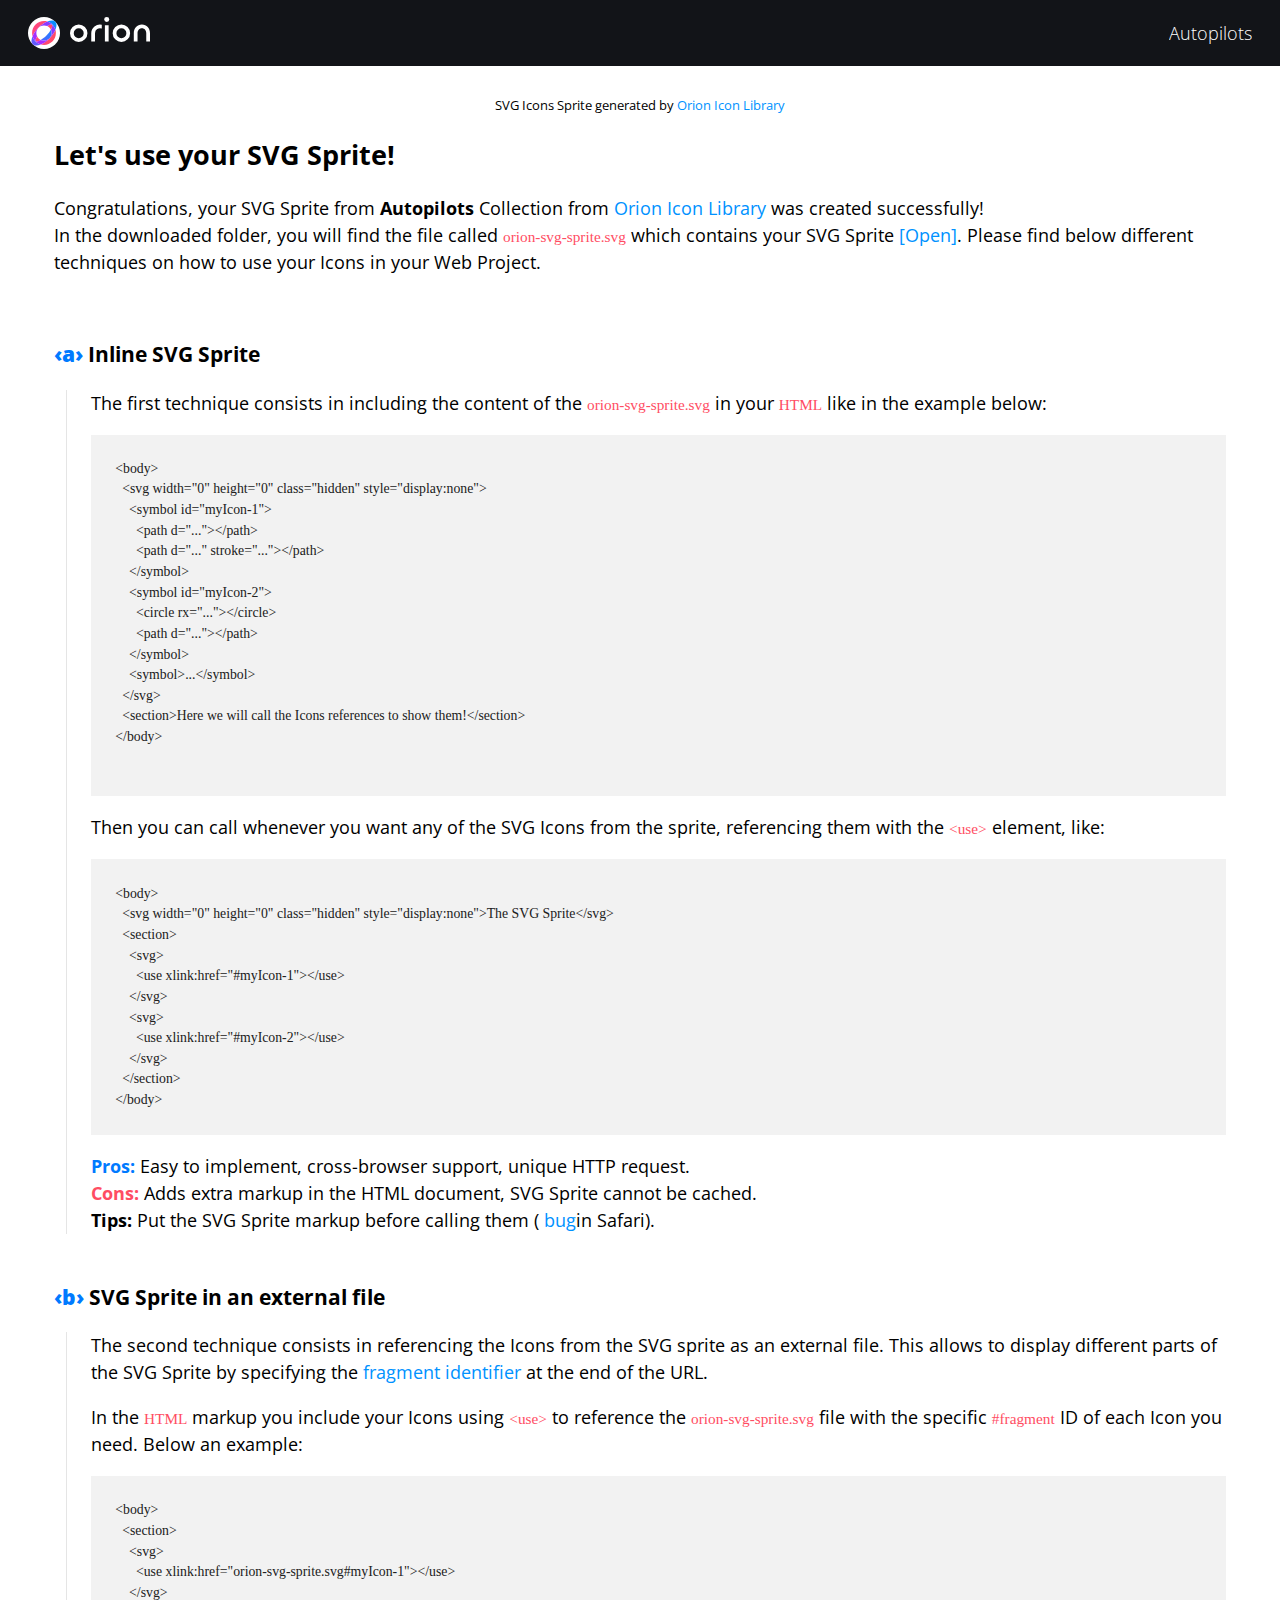
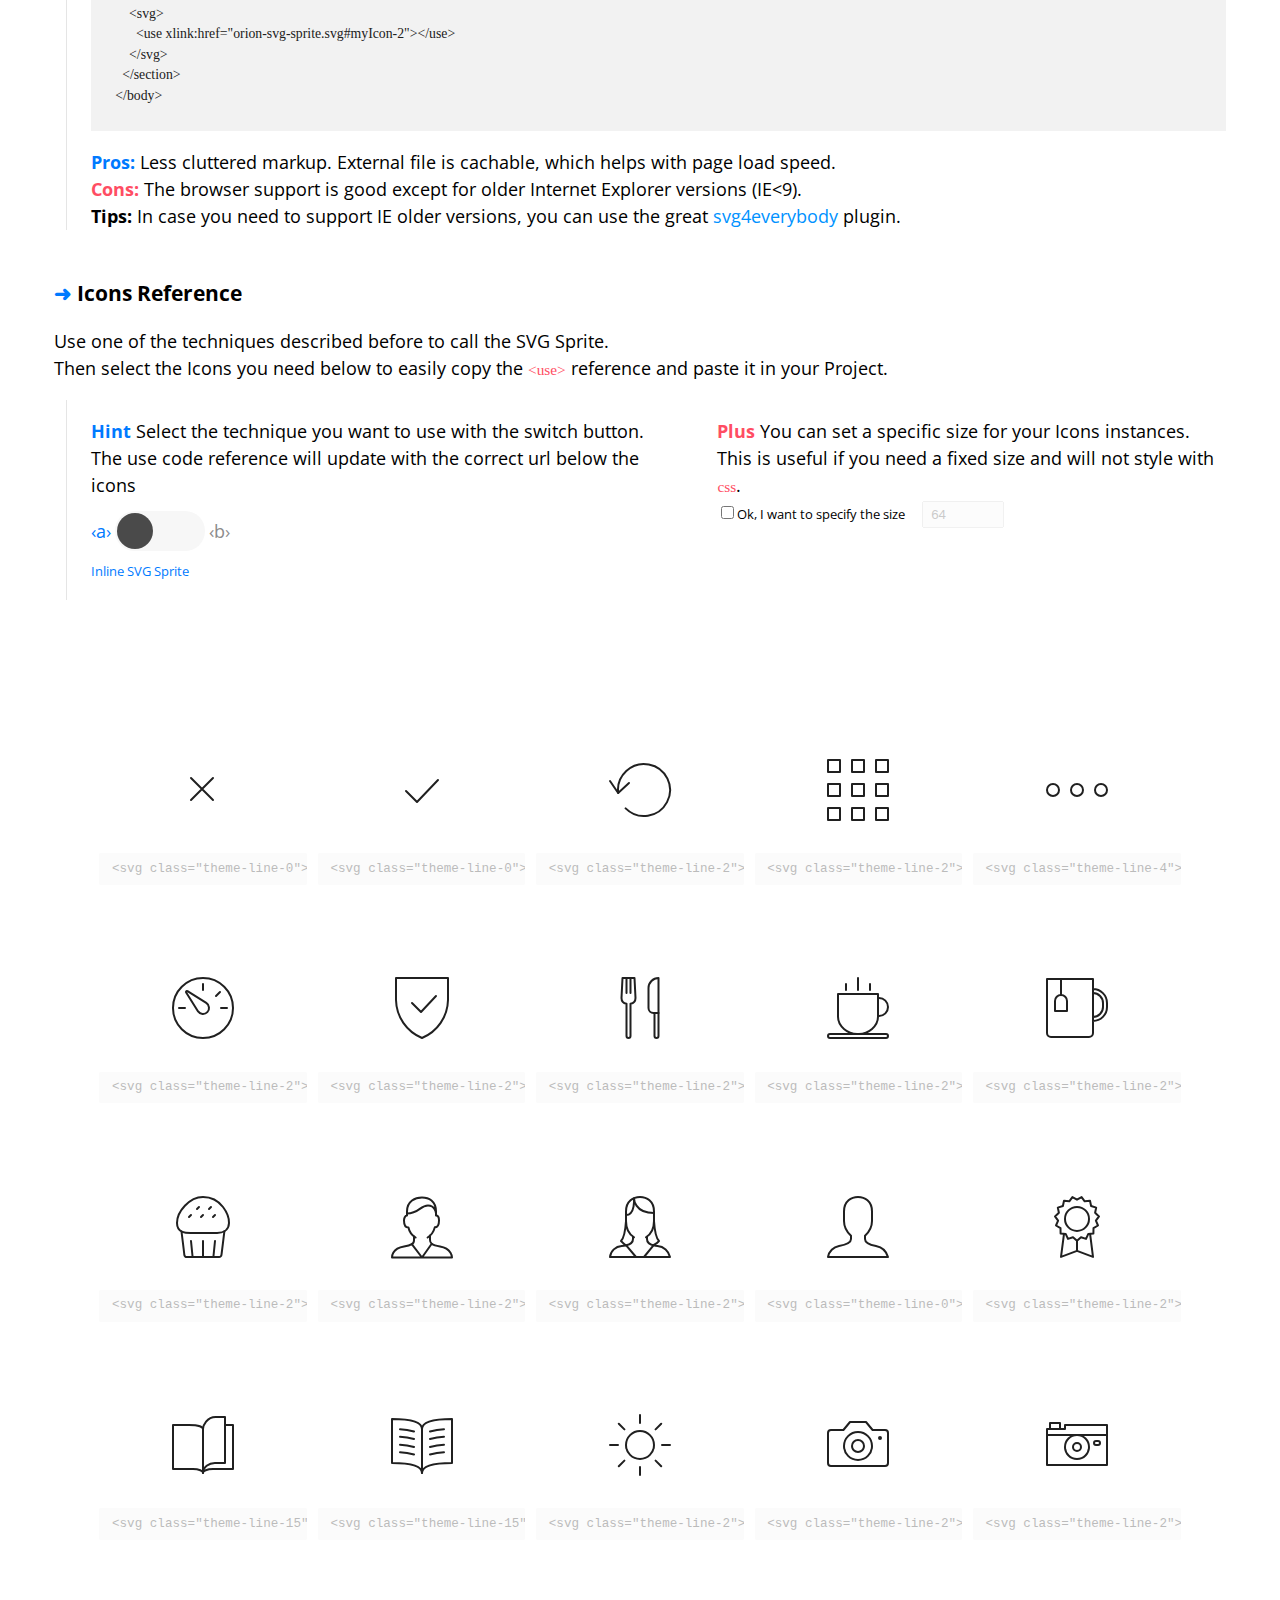
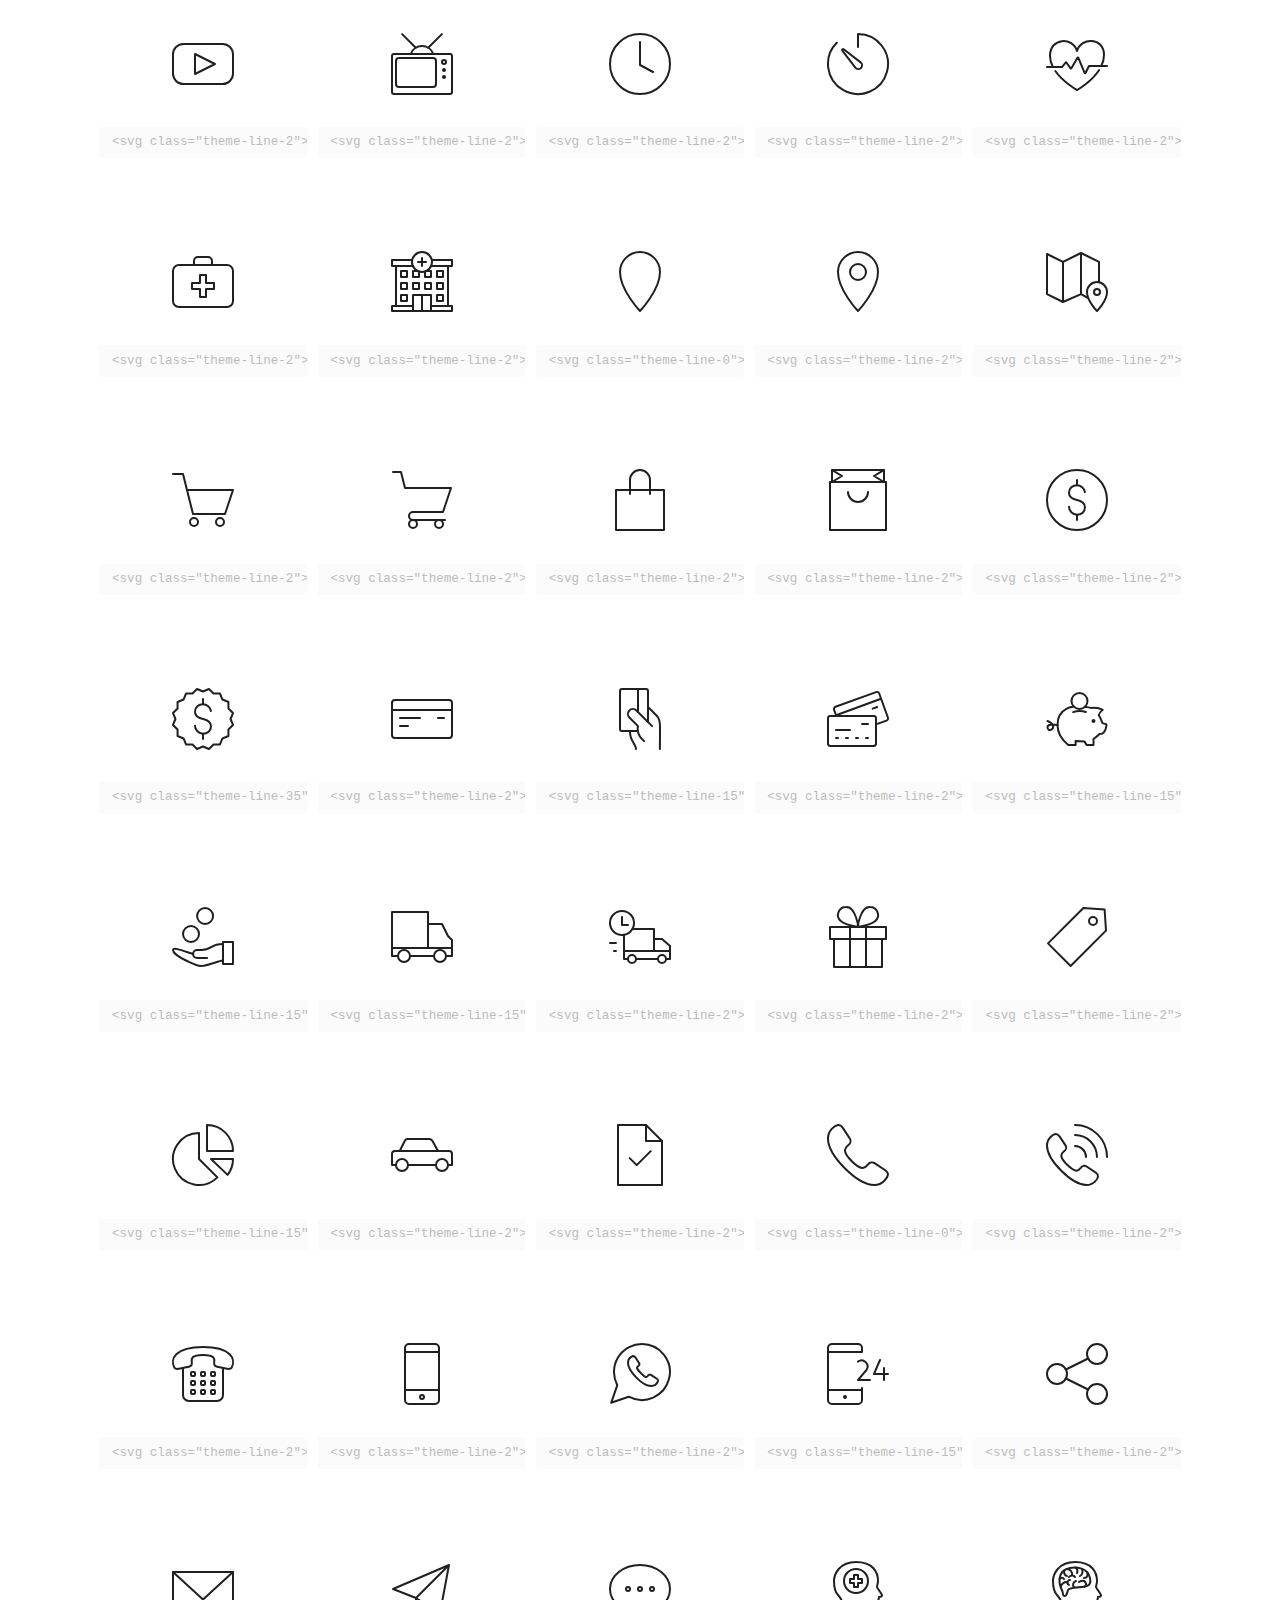
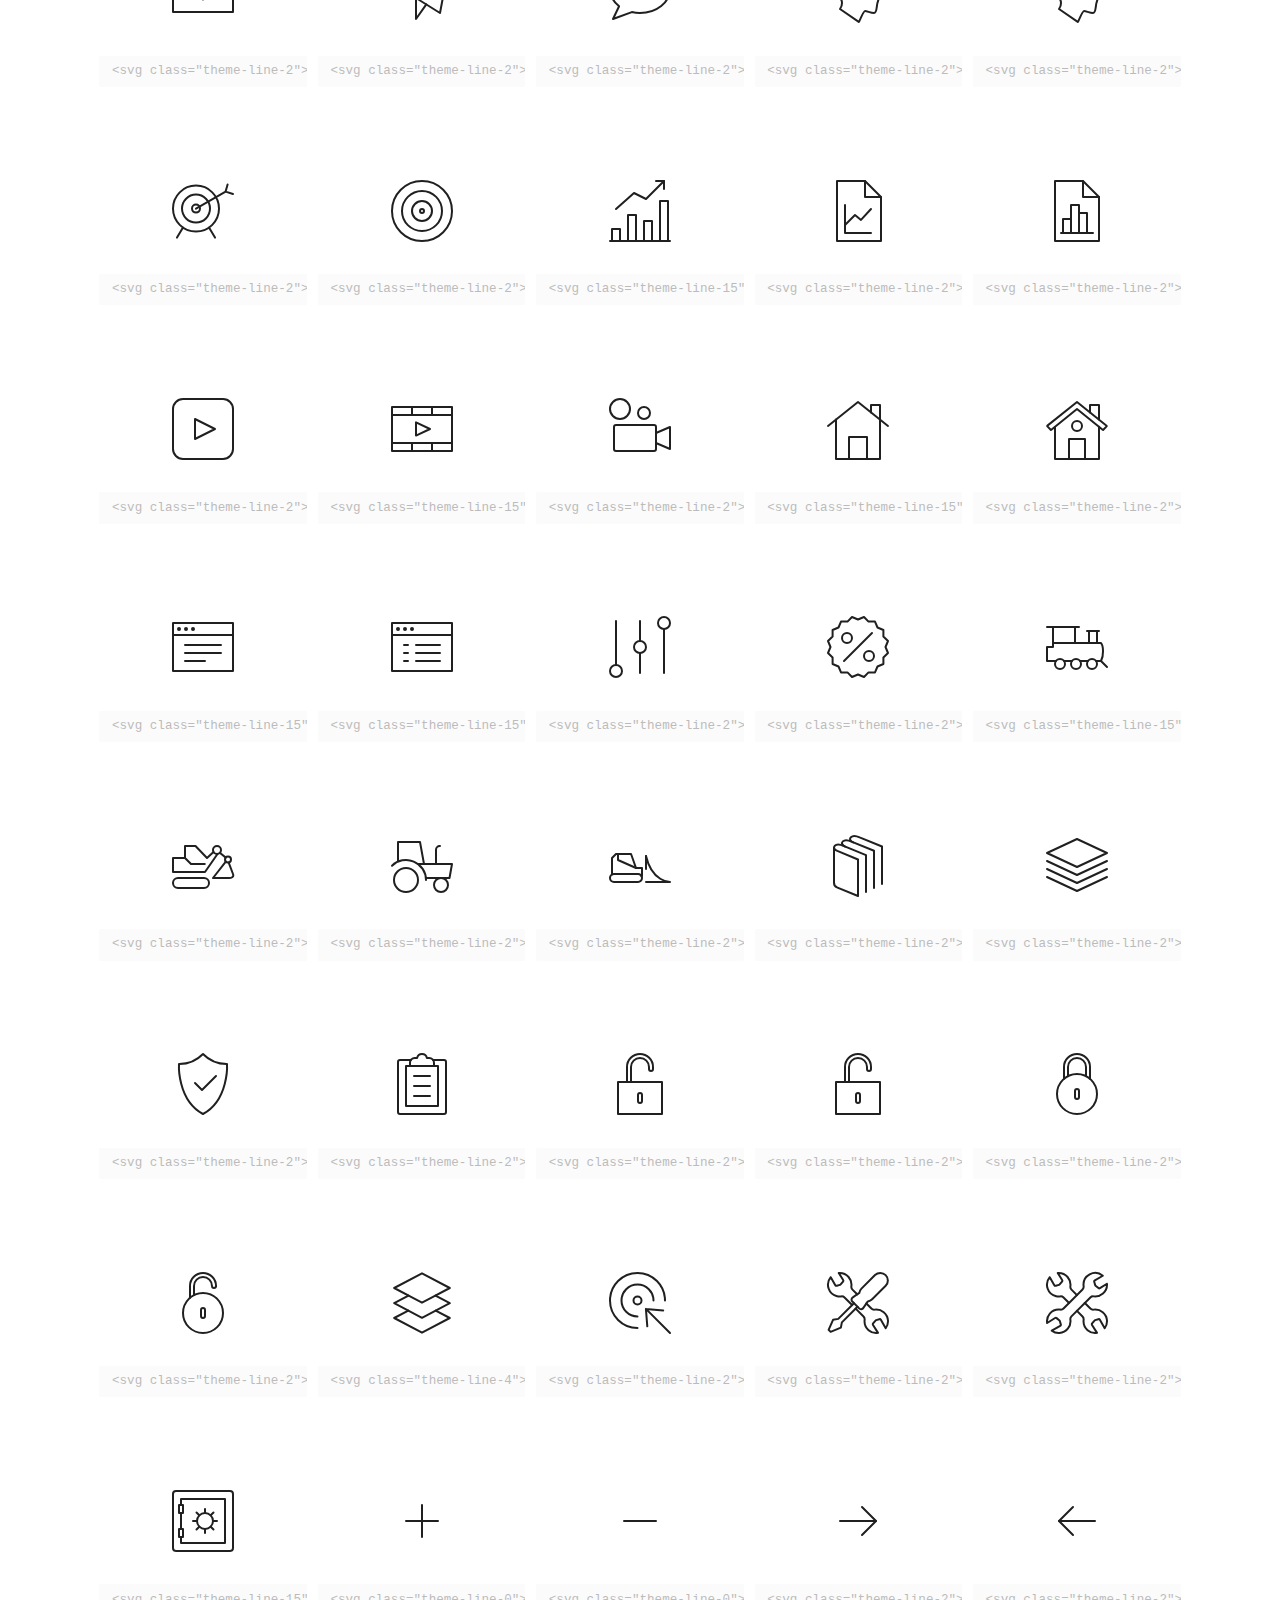
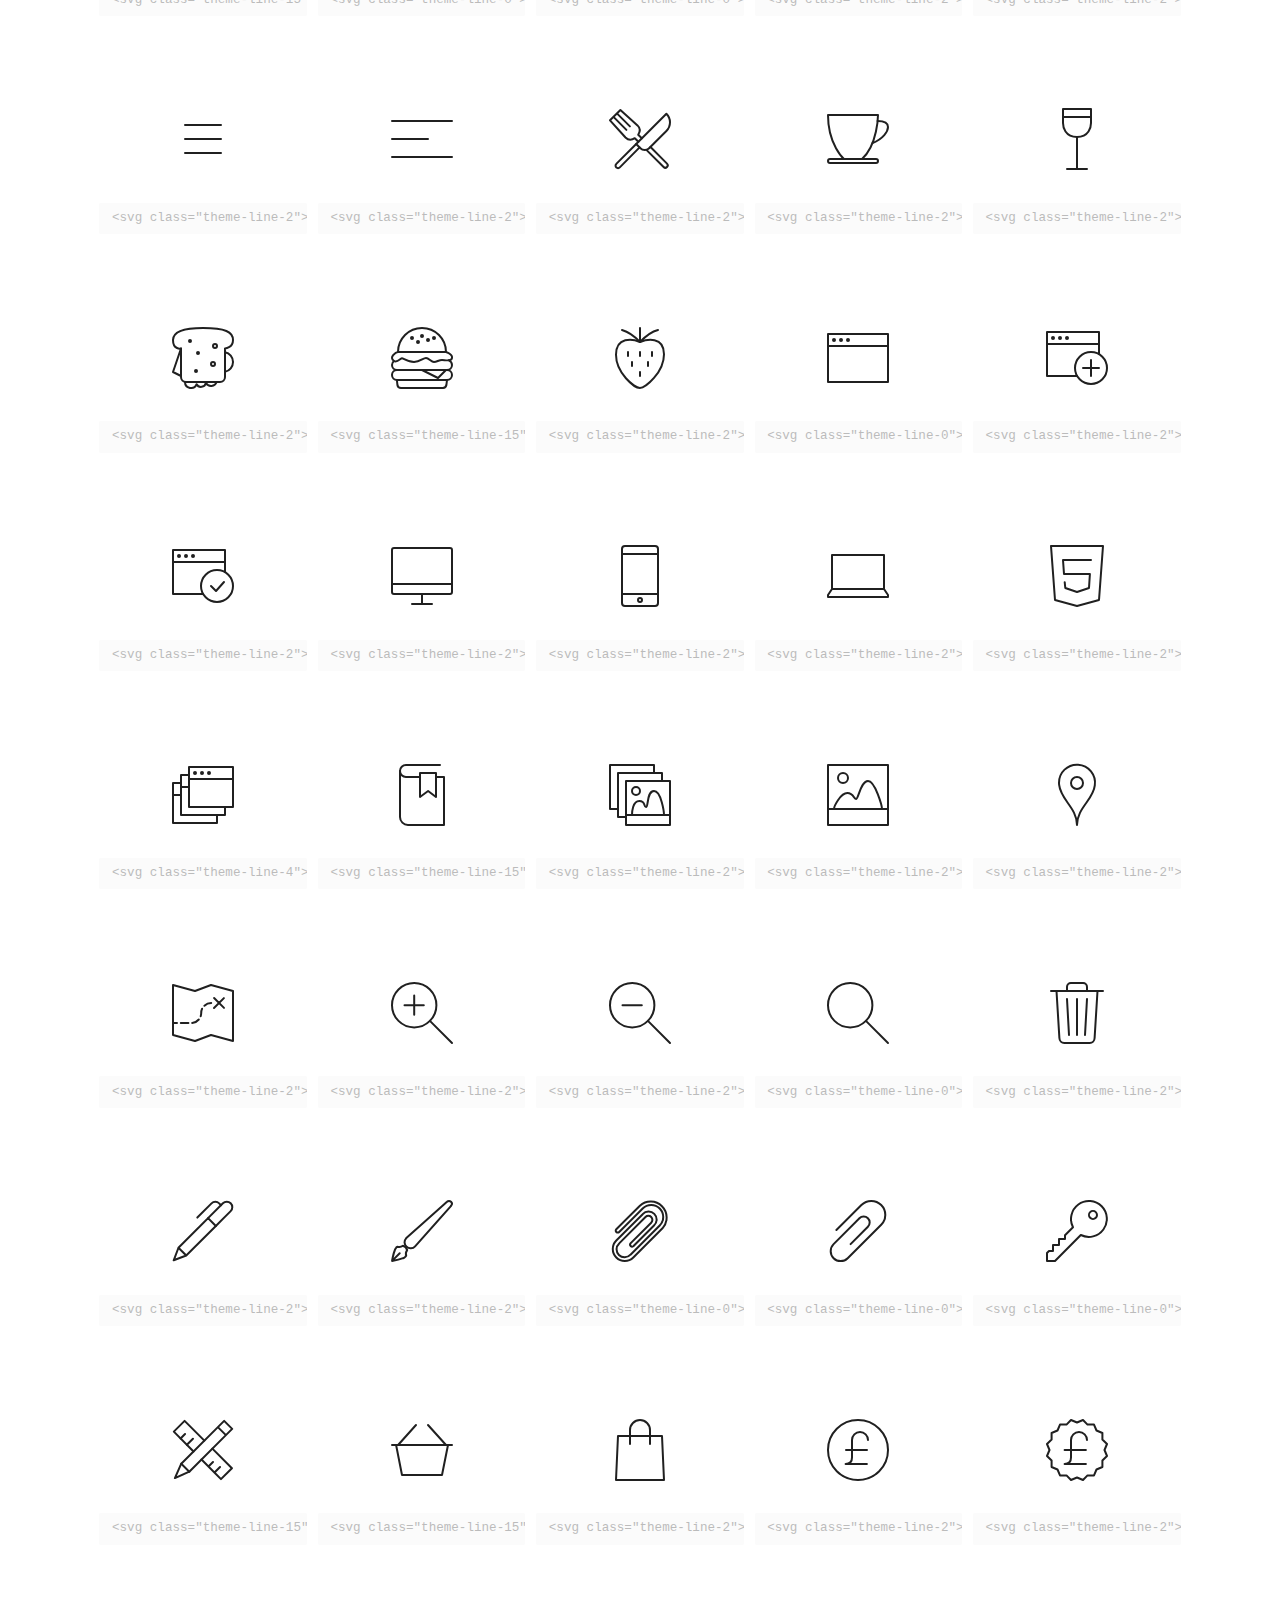
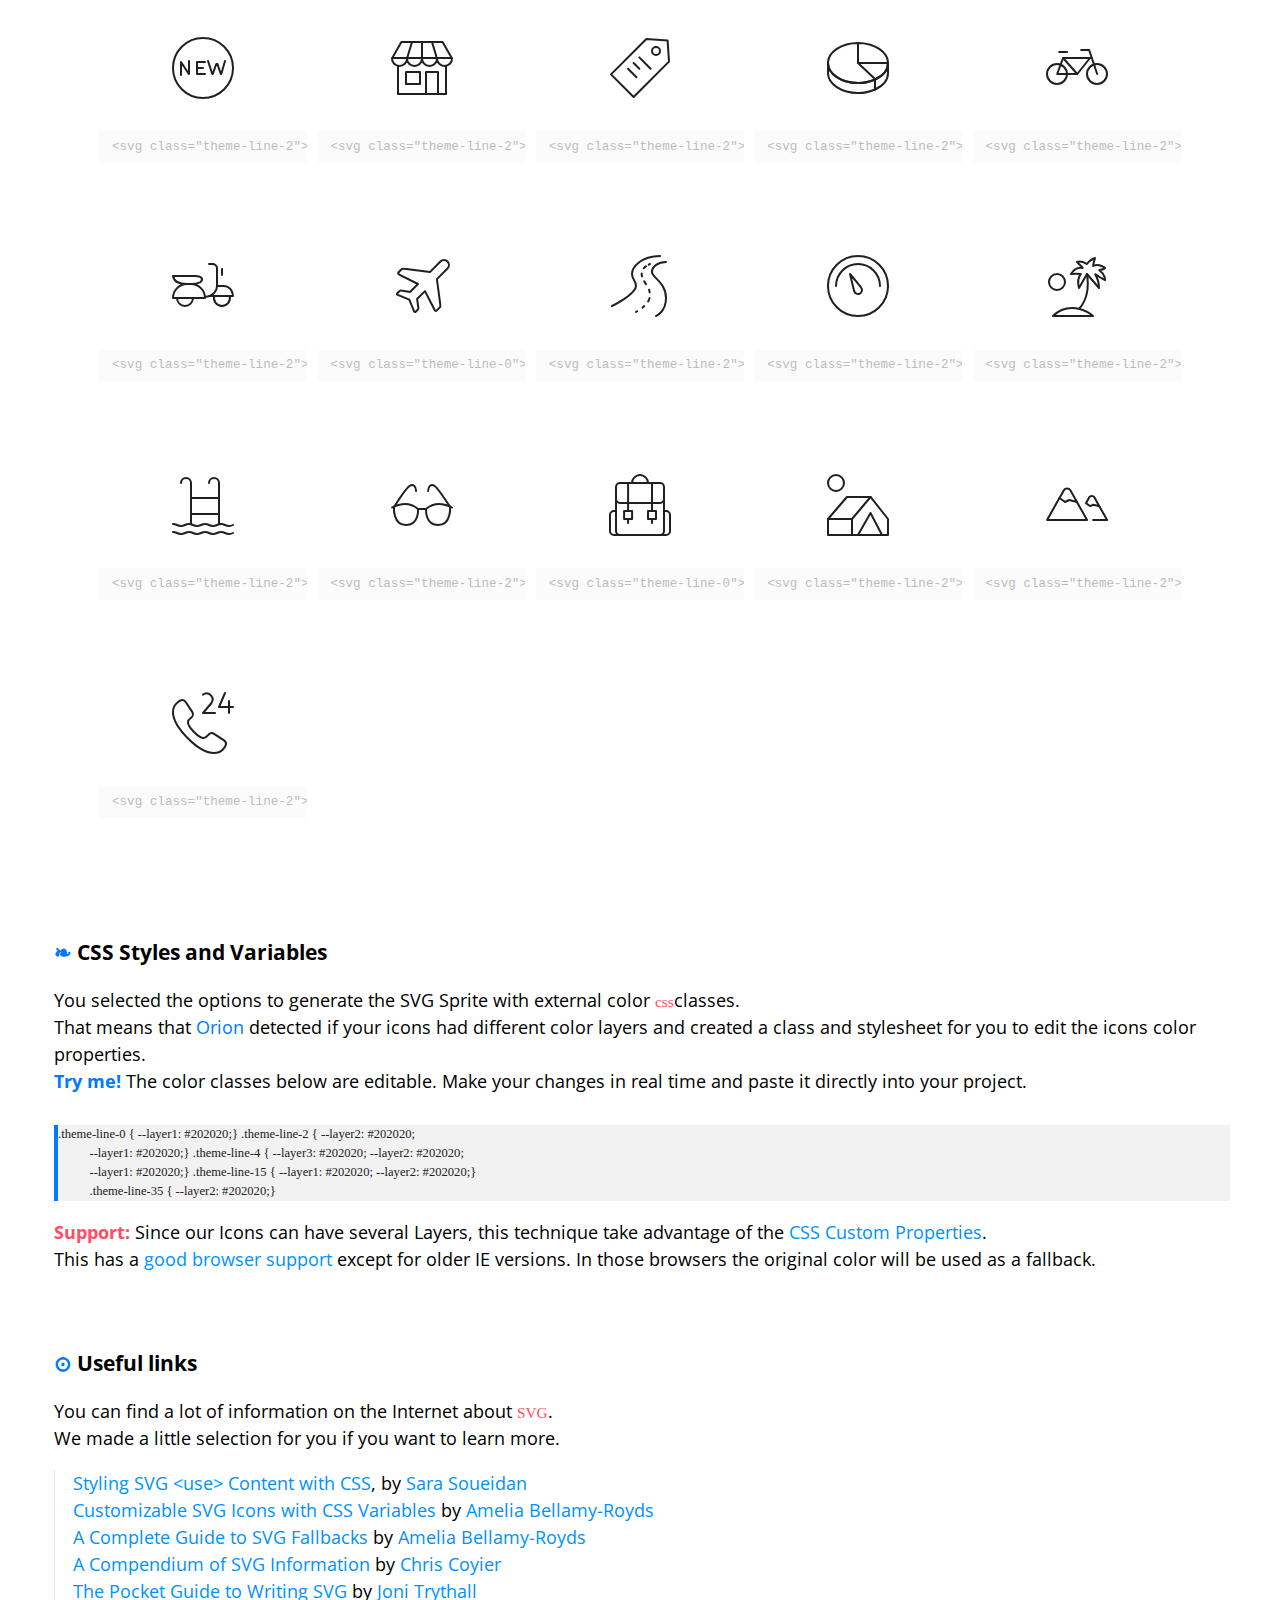
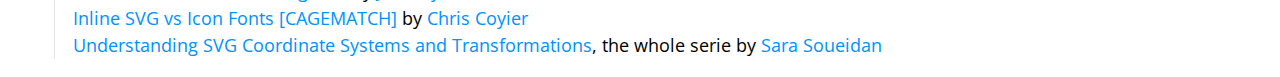
<file: icons/demo.html>
<!doctype>
<html lang="en">
  
  <head>
    <title>SVG Sprite Demo | Orion Icon Library</title>
    <meta name="viewport" content="width=device-width, initial-scale=1.0"
    />
    <meta charset="UTF-8" />
    <link href="https://fonts.googleapis.com/css?family=Open+Sans" rel="stylesheet"
    />
    <style>
      html {
          box-sizing: border-box;
        }
        body {
          margin: 0;
          padding: 0;
          font-family: 'Open Sans', sans-serif;
          font-size: 1.125rem;
        }
        ._1bo7bzx{font-family:Menlo, mono;font-size:.85em;}._1oymxsi{color:#ff4d63;}._1tt2u3t{-webkit-box-pack:justify;-ms-flex-pack:justify;-webkit-box-align:center;-ms-flex-align:center;display:-webkit-box;display:-moz-box;display:-ms-flexbox;display:-webkit-flex;display:flex;-webkit-align-items:center;align-items:center;background-color:#121418;-webkit-justify-content:space-between;justify-content:space-between;height:66px;padding:0 28px;color:white;}._dl5j6p{font-weight:300;max-width:33%;font-size:1em;}._1iurgbx{white-space:nowrap;overflow:hidden;text-overflow:ellipsis;}._1l5hckq{padding:1em 3em;}._kp2n83{font-size:.7em;text-align:center;}._o1cg4g{color:#0092FF;text-decoration:none;}._o1cg4g:hover{text-decoration:underline;}._14gdf42{line-height:1.5;}._ovghcs{color:inherit;text-decoration:none;}._ovghcs:hover:after{content:"#!";color:#0092FF;margin-left:2px;opacity:.3;-webkit-transition:opacity .3s;-moz-transition:opacity .3s;transition:opacity .3s;}._ovghcs:active:after{opacity:1;}._1dqtju9{color:#007aff;}._fr5wn{padding-left:24px;border-left:1px solid rgba(0,0,0,0.1);margin-left:12px;margin-bottom:48px;}._1bmg5vo{color:#202020;tab-ssize:4px;overflow-x:auto;padding:1.5em;line-height:1.5;background:rgba(0,0,0,0.05);font-size:.9em;}._jro6t0{display:-webkit-box;display:-moz-box;display:-ms-flexbox;display:-webkit-flex;display:flex;}._53480w{display:none;}._53480w:checked + label span{-webkit-transform:translateX(52px);-ms-transform:translateX(52px);transform:translateX(52px);}._53480w:checked + label:before{color:inherit;}._53480w:checked + label:after{color:#007aff;}._53480w:checked ~ .externalCheckboxHelper:after{content:"External SVG Sprite";}._1uuc6xn{cursor:pointer;width:90px;height:40px;display:block;background-color:#f7f7f7;color:#8c8c8c;border-radius:32px;margin:12px 24px;position:relative;}._1uuc6xn:before{content:"‹a›";position:absolute;right:-webkit-calc(100% + 4px);right:-moz-calc(100% + 4px);right:calc(100% + 4px);top:50%;-webkit-transform:translateY(-50%);-ms-transform:translateY(-50%);transform:translateY(-50%);color:#007aff;}._1uuc6xn:after{content:"‹b›";position:absolute;left:-webkit-calc(100% + 4px);left:-moz-calc(100% + 4px);left:calc(100% + 4px);top:50%;-webkit-transform:translateY(-50%);-ms-transform:translateY(-50%);transform:translateY(-50%);}._10r524x{background-color:#4a4a4a;border-radius:50%;height:36px;left:0px;-webkit-transform:translateX(2px);-ms-transform:translateX(2px);transform:translateX(2px);position:absolute;top:2px;-webkit-transition:-webkit-transform .2s ease,transform .2s ease;-moz-transition:transform .2s ease;transition:-ms-transform .2s ease,-webkit-transform .2s ease,transform .2s ease;width:36px;z-index:1;}._qjqtm8:after{content:"Inline SVG Sprite";}._jcgzno{padding:.3em .5em;outline:0px;margin-left:12px;}._jcgzno:disabled{opacity:0.3;}._1r58n10{overflow:auto;padding:40px;margin:0px;list-style:none;padding-bottom:40px;}._fnhcyz{width:100%;float:left;-moz-box-sizing:border-box;box-sizing:border-box;display:block;-webkit-transition:opacity 250ms, box-shadow 250ms;-moz-transition:opacity 250ms, box-shadow 250ms;transition:opacity 250ms, box-shadow 250ms;cursor:pointer;position:relative;}@media (min-width: 767px){._fnhcyz{width:50%;}}@media (min-width: 1023px){._fnhcyz{width:33.333%;}}@media (min-width: 1199px){._fnhcyz{width:20%;}}._fnhcyz:after{content:"";position:absolute;z-index:-1;top:0px;right:0px;bottom:0px;left:0px;opacity:0;box-shadow:0 .5em 3em rgba(0,0,0,.1);-webkit-transition:opacity .3s;-moz-transition:opacity .3s;transition:opacity .3s;}._fnhcyz:hover:after{opacity:1;z-index:1;}._fnhcyz:before{content:"";padding-top:100%;display:block;}._fnhcyz:hover .orion-sprite__id{opacity:1;}._fnhcyz:hover .orion-sprite__code{opacity:1;}._1dclzhk{-webkit-box-direction:normal;-webkit-box-orient:vertical;-webkit-box-pack:justify;-ms-flex-pack:justify;-webkit-box-align:center;-ms-flex-align:center;display:-webkit-box;display:-moz-box;display:-ms-flexbox;display:-webkit-flex;display:flex;-webkit-align-items:center;align-items:center;-webkit-justify-content:space-between;justify-content:space-between;-webkit-flex-direction:column;-ms-flex-direction:column;flex-direction:column;position:absolute;top:0px;right:0px;bottom:0px;left:0px;padding:.5em 1em;}._19wnp26{width:100%;font-size:.7em;text-align:center;opacity:0;color:#777;-webkit-transition:opacity 250ms;-moz-transition:opacity 250ms;transition:opacity 250ms;}._1u0lyeu{width:64px;height:64px;}._190hxbq{width:100%;height:100%;}._1mcpc5v{font-size:.7em;padding:.5em 1em;width:100%;z-index:2;border-radius:2px;opacity:.3;-webkit-transition:opacity .3s;-moz-transition:opacity .3s;transition:opacity .3s;}._duacj0{white-space:pre;display:inline-block;font-size:.7em;line-height:1.5;background:rgba(0,0,0,0.05);tab-ssize:4px;color:#202020;margin-top:1em;width:100%;outline:0px;border-left:4px solid #007aff;}._1hgbkkp{list-style:none;margin:0px;padding:0px;padding-left:1em;line-height:1.5em;}._19kenml{-webkit-box-align:start;-ms-flex-align:start;display:-webkit-box;display:-moz-box;display:-ms-flexbox;display:-webkit-flex;display:flex;-webkit-align-items:flex-start;align-items:flex-start;color:#fff;}._15372er{display:inline-block;vertical-align:middle;width:32px;height:32px;}._ksd372{display:inline-block;vertical-align:middle;width:80px;height:25px;margin-left:10px;}
    </style>
  </head>
  
  <body>
    <svg width="0" height="0" class="hidden">
      <symbol xmlns="http://www.w3.org/2000/svg" viewBox="0 0 64 64" id="close-1">
        <title>Close</title>
        <desc>A line styled icon from Orion Icon Library.</desc>
        <path data-name="layer1"
        fill="none" stroke="#202020" stroke-miterlimit="10" stroke-width="2" d="M41.999 20.002l-22 22m22 0L20 20"
        stroke-linejoin="round" stroke-linecap="round" style="stroke:var(--layer1, #202020)"></path>
      </symbol>
      <symbol xmlns="http://www.w3.org/2000/svg" viewBox="0 0 64 64" id="checkmark-1">
        <title>Checkmark</title>
        <desc>A line styled icon from Orion Icon Library.</desc>
        <path data-name="layer1"
        fill="none" stroke="#202020" stroke-miterlimit="10" stroke-width="2" d="M16 33l11 11 21-22"
        stroke-linejoin="round" stroke-linecap="round" style="stroke:var(--layer1, #202020)"></path>
      </symbol>
      <symbol xmlns="http://www.w3.org/2000/svg" viewBox="0 0 64 64" id="rotate-left-1">
        <title>Rotate Left</title>
        <desc>A line styled icon from Orion Icon Library.</desc>
        <path data-name="layer2"
        d="M10.168 34.947a26.016 26.016 0 1 1 7.45 15.432" fill="none" stroke="#202020"
        stroke-miterlimit="10" stroke-width="2" stroke-linejoin="round" stroke-linecap="round"
        style="stroke:var(--layer1, #202020)"></path>
        <path data-name="layer1" fill="none" stroke="#202020" stroke-miterlimit="10"
        stroke-width="2" d="M2 23l8.168 11.947L20.986 25" stroke-linejoin="round"
        stroke-linecap="round" style="stroke:var(--layer1, #202020)"></path>
      </symbol>
      <symbol xmlns="http://www.w3.org/2000/svg" viewBox="0 0 64 64" id="portfolio-grid-1">
        <title>Portfolio Grid</title>
        <desc>A line styled icon from Orion Icon Library.</desc>
        <path data-name="layer2"
        fill="none" stroke="#202020" stroke-miterlimit="10" stroke-width="2" d="M2 2h12v12H2zm24 0h12v12H26zm24 0h12v12H50zM2 50h12v12H2z"
        stroke-linejoin="round" stroke-linecap="round" style="stroke:var(--layer1, #202020)"></path>
        <path data-name="layer1" fill="none" stroke="#202020" stroke-miterlimit="10"
        stroke-width="2" d="M26 50h12v12H26zm24 0h12v12H50z" stroke-linejoin="round"
        stroke-linecap="round" style="stroke:var(--layer1, #202020)"></path>
        <path data-name="layer2" fill="none" stroke="#202020" stroke-miterlimit="10"
        stroke-width="2" d="M2 25.988h12v12H2z" stroke-linejoin="round" stroke-linecap="round"
        style="stroke:var(--layer1, #202020)"></path>
        <path data-name="layer1" fill="none" stroke="#202020" stroke-miterlimit="10"
        stroke-width="2" d="M26 25.988h12v12H26zm24 0h12v12H50z" stroke-linejoin="round"
        stroke-linecap="round" style="stroke:var(--layer1, #202020)"></path>
      </symbol>
      <symbol xmlns="http://www.w3.org/2000/svg" viewBox="0 0 64 64" id="more-1">
        <title>More</title>
        <desc>A line styled icon from Orion Icon Library.</desc>
        <circle data-name="layer3"
        cx="8" cy="32" r="6" fill="none" stroke="#202020" stroke-miterlimit="10"
        stroke-width="2" stroke-linejoin="round" stroke-linecap="round" style="stroke:var(--layer1, #202020)"></circle>
        <circle data-name="layer2" cx="56" cy="32" r="6" fill="none"
        stroke="#202020" stroke-miterlimit="10" stroke-width="2" stroke-linejoin="round"
        stroke-linecap="round" style="stroke:var(--layer1, #202020)"></circle>
        <circle data-name="layer1" cx="32" cy="32" r="6" fill="none"
        stroke="#202020" stroke-miterlimit="10" stroke-width="2" stroke-linejoin="round"
        stroke-linecap="round" style="stroke:var(--layer1, #202020)"></circle>
      </symbol>
      <symbol xmlns="http://www.w3.org/2000/svg" viewBox="0 0 64 64" id="speed-1">
        <title>Speed</title>
        <desc>A line styled icon from Orion Icon Library.</desc>
        <circle data-name="layer2"
        cx="32" cy="32" r="30" fill="none" stroke="#202020" stroke-miterlimit="10"
        stroke-width="2" stroke-linejoin="round" stroke-linecap="round" style="stroke:var(--layer1, #202020)"></circle>
        <path data-name="layer2" fill="none" stroke="#202020" stroke-miterlimit="10"
        stroke-width="2" d="M8 32h6M32 8v5.999M50 32h6M45 20l4-4" stroke-linejoin="round"
        stroke-linecap="round" style="stroke:var(--layer1, #202020)"></path>
        <path data-name="layer1" d="M15.183 16.544A.975.975 0 0 1 15 16a1 1 0 0 1 1.489-.873l18.748 11.821a5.999 5.999 0 1 1-8.153 8.486z"
        fill="none" stroke="#202020" stroke-miterlimit="10" stroke-width="2" stroke-linejoin="round"
        stroke-linecap="round" style="stroke:var(--layer1, #202020)"></path>
      </symbol>
      <symbol xmlns="http://www.w3.org/2000/svg" viewBox="0 0 64 64" id="security-shield-1">
        <title>Security Shield</title>
        <desc>A line styled icon from Orion Icon Library.</desc>
        <path data-name="layer2"
        d="M6 2h52v22.064A41.973 41.973 0 0 1 31.994 62 41.97 41.97 0 0 1 6 24.064z"
        fill="none" stroke="#202020" stroke-miterlimit="10" stroke-width="2" stroke-linejoin="round"
        stroke-linecap="round" style="stroke:var(--layer1, #202020)"></path>
        <path data-name="layer1" fill="none" stroke="#202020" stroke-miterlimit="10"
        stroke-width="2" d="M22 27l9 9 15-16" stroke-linejoin="round" stroke-linecap="round"
        style="stroke:var(--layer1, #202020)"></path>
      </symbol>
      <symbol xmlns="http://www.w3.org/2000/svg" viewBox="0 0 64 64" id="food-1">
        <title>Food</title>
        <desc>A line styled icon from Orion Icon Library.</desc>
        <path data-name="layer2"
        d="M50.5 37v23a2 2 0 0 1-2 2 2 2 0 0 1-2-2V37" fill="none" stroke="#202020"
        stroke-linecap="round" stroke-linejoin="round" stroke-width="2" style="stroke:var(--layer1, #202020)"></path>
        <path data-name="layer1" fill="none" stroke="#202020" stroke-linecap="round"
        stroke-linejoin="round" stroke-width="2" d="M18.5 17V2m4 0v15m4-15h-12l-1 20c0 3.2 2.1 5.2 5 5.8V60a2 2 0 0 0 4 0V27.8c2.9-.6 5-2.6 5-5.8zm24 35V2a10 10 0 0 0-10 10v20a5 5 0 0 0 5 5z"
        style="stroke:var(--layer1, #202020)"></path>
      </symbol>
      <symbol viewBox="0 0 64 64" xmlns="http://www.w3.org/2000/svg" id="hot-coffee-1">
        <title>Hot Coffee</title>
        <desc>A line styled icon from Orion Icon Library.</desc>
        <path stroke-width="2"
        stroke-linejoin="round" stroke-linecap="round" stroke="#202020" fill="none"
        d="M52 17.965v22.857c0 9.467-9.582 17.143-19.049 17.143h-1.9C21.58 57.965 12 50.289 12 40.822V17.965zM52 22h1.016A8.984 8.984 0 0 1 62 30.982a8.982 8.982 0 0 1-8.982 8.982H52"
        data-name="layer2" style="stroke:var(--layer1, #202020)"></path>
        <path d="M32 13.998v-12m-12.002 12V8.002m24.004 5.996V8.002M62 60a2 2 0 0 1-2 2H4a2 2 0 0 1-2-2 2 2 0 0 1 2-2h56a2 2 0 0 1 2 2z"
        stroke-width="2" stroke-linejoin="round" stroke-linecap="round" stroke="#202020"
        fill="none" data-name="layer1" style="stroke:var(--layer1, #202020)"></path>
      </symbol>
      <symbol xmlns="http://www.w3.org/2000/svg" viewBox="0 0 64 64" id="tea-cup-1">
        <title>Tea Cup</title>
        <desc>A line styled icon from Orion Icon Library.</desc>
        <path data-name="layer2"
        fill="none" stroke="#202020" stroke-linecap="round" stroke-linejoin="round"
        stroke-width="2" d="M16 3v16m6 16V25a6 6 0 0 0-6-6 6 6 0 0 0-6 6v10z" style="stroke:var(--layer1, #202020)"></path>
        <path data-name="layer1" d="M48 3v54a4 4 0 0 1-4 4H6a4 4 0 0 1-4-4V3zm0 10a14 14 0 0 1 14 14v4a14 14 0 0 1-14 14"
        fill="none" stroke="#202020" stroke-linecap="round" stroke-linejoin="round"
        stroke-width="2" style="stroke:var(--layer1, #202020)"></path>
        <path data-name="layer1" d="M48 41a10 10 0 0 0 10-10v-4a10 10 0 0 0-10-10"
        fill="none" stroke="#202020" stroke-linecap="round" stroke-linejoin="round"
        stroke-width="2" style="stroke:var(--layer1, #202020)"></path>
      </symbol>
      <symbol xmlns="http://www.w3.org/2000/svg" viewBox="0 0 64 64" id="muffin-1">
        <title>Muffin</title>
        <desc>A line styled icon from Orion Icon Library.</desc>
        <path data-name="layer2"
        d="M10.5 36.5s2.6 20.7 2.8 23.1A2.4 2.4 0 0 0 16 62h31.9a2.4 2.4 0 0 0 2.6-2.4c.3-2.4 2.9-23.4 2.9-23.4M20 46l1.6 16M44 46l-1.6 16M32 46v16"
        fill="none" stroke="#202020" stroke-linecap="round" stroke-linejoin="round"
        stroke-width="2" style="stroke:var(--layer1, #202020)"></path>
        <path data-name="layer1" d="M32 2C18.3 2 6 16.7 6 28s11.3 10 16 10h24.1c4.8 0 11.7-2 11.9-10S50.5 2 32 2zM20 20l-2 2m14-2l-2 2m-2-10l-2 2m14-2l-2 2m6 6l-2 2"
        fill="none" stroke="#202020" stroke-linecap="round" stroke-linejoin="round"
        stroke-width="2" style="stroke:var(--layer1, #202020)"></path>
      </symbol>
      <symbol viewBox="0 0 64 64" xmlns="http://www.w3.org/2000/svg" id="man-1">
        <title>Man</title>
        <desc>A line styled icon from Orion Icon Library.</desc>
        <path stroke-width="2"
        stroke-miterlimit="10" stroke="#202020" fill="none" d="M41.713 48.744c-1.968-1.476-1.71-3.069-1.71-4.244v-4m-16 1v3c0 1.285.425 3.083-2.194 4.67"
        data-name="layer2" stroke-linejoin="round" stroke-linecap="round" style="stroke:var(--layer1, #202020)"></path>
        <path stroke-width="2" stroke-miterlimit="10" stroke="#202020"
        fill="none" d="M37.601 42.5a16.786 16.786 0 0 0 7.168-10.135c3.026-.037 4.234-2.931 4.234-6.937 0-1.994 0-4.928-3-4.928v-2m-29 0v2.006c-2-.006-3 2.994-3 4.988 0 4.006 1.391 7.006 4.436 7.006h.002a15.21 15.21 0 0 0 7.17 10m20.392-24v-2c0-10.4-7.373-14-14-14s-15 3.517-15 13.916V18.5c12 0 13-8 21-8 7.459 0 8 8 8 8z"
        data-name="layer2" stroke-linejoin="round" stroke-linecap="round" style="stroke:var(--layer1, #202020)"></path>
        <path stroke-width="2" stroke-miterlimit="10" stroke="#202020"
        fill="none" d="M14.003 51.5c-12.61 2-12.001 11-12.001 11h30L21.809 49.17c-1.458.885-3.856 1.703-7.806 2.33zm36 0c-4.436-.74-6.91-1.72-8.29-2.756L32.002 62.5h30s0-9-12-11z"
        data-name="layer1" stroke-linejoin="round" stroke-linecap="round" style="stroke:var(--layer1, #202020)"></path>
      </symbol>
      <symbol viewBox="0 0 64 64" xmlns="http://www.w3.org/2000/svg" id="woman-1">
        <title>Woman</title>
        <desc>A line styled icon from Orion Icon Library.</desc>
        <path stroke-width="2"
        stroke-miterlimit="10" stroke="#202020" fill="none" d="M32 2c-6.627 0-13.992 4-13.992 14.399V26c0 7.18 3.27 13.379 8 16.267m11.984 0c4.73-2.888 8-9.087 8-16.267v-9.601C45.992 6 38.627 2 32 2"
        data-name="layer2" stroke-linejoin="round" stroke-linecap="round" style="stroke:var(--layer1, #202020)"></path>
        <path stroke-width="2" stroke-miterlimit="10" stroke="#202020"
        fill="none" d="M46 18C26 18 26 3.174 26 3.174S27.416 20 18 20m27.473 30.357C39.003 48.835 39 45.697 39 44v-2M28 62h8M25 42v2c0 1.684-.002 4.813-6.794 6.333M18.008 26S17 42 13 46c4 4 4.926 4.394 4.926 4.394"
        data-name="layer2" stroke-linejoin="round" stroke-linecap="round" style="stroke:var(--layer1, #202020)"></path>
        <path stroke-width="2" stroke-miterlimit="10" stroke="#202020"
        fill="none" d="M45.992 26S47 42 51 46c-4 4-6.095 4.217-6.095 4.217" data-name="layer2"
        stroke-linejoin="round" stroke-linecap="round" style="stroke:var(--layer1, #202020)"></path>
        <path stroke-width="2" stroke-miterlimit="10" stroke="#202020"
        fill="none" d="M62 62a13.788 13.788 0 0 0-12.422-11 30.574 30.574 0 0 1-4.105-.643L36 62zM13.61 51A12.46 12.46 0 0 0 2 62h26l-9.794-11.667a34.259 34.259 0 0 1-4.597.667z"
        data-name="layer1" stroke-linejoin="round" stroke-linecap="round" style="stroke:var(--layer1, #202020)"></path>
      </symbol>
      <symbol xmlns="http://www.w3.org/2000/svg" viewBox="0 0 64 64" id="user-1">
        <title>User</title>
        <desc>A line styled icon from Orion Icon Library.</desc>
        <path data-name="layer1"
        d="M46 26c0 6.1-3.4 11.5-7 14.8V44c0 2 1 5.1 11 7a15.5 15.5 0 0 1 12 11H2a13.4 13.4 0 0 1 11-11c10-1.8 12-5 12-7v-3.2c-3.6-3.3-7-8.6-7-14.8v-9.6C18 6 25.4 2 32 2s14 4 14 14.4z"
        fill="none" stroke="#202020" stroke-miterlimit="10" stroke-width="2" stroke-linejoin="round"
        stroke-linecap="round" style="stroke:var(--layer1, #202020)"></path>
      </symbol>
      <symbol xmlns="http://www.w3.org/2000/svg" viewBox="0 0 64 64" id="quality-1">
        <title>Quality</title>
        <desc>A line styled icon from Orion Icon Library.</desc>
        <path data-name="layer2"
        fill="none" stroke="#202020" stroke-miterlimit="10" stroke-width="2" d="M19 38.9l-3 23 16-6 16 6-2.9-23M32 45.8v10.1"
        stroke-linejoin="round" stroke-linecap="round" style="stroke:var(--layer1, #202020)"></path>
        <circle data-name="layer1" cx="32" cy="23.9" r="12" fill="none"
        stroke="#202020" stroke-miterlimit="10" stroke-width="2" stroke-linejoin="round"
        stroke-linecap="round" style="stroke:var(--layer1, #202020)"></circle>
        <path data-name="layer1" fill="none" stroke="#202020" stroke-miterlimit="10"
        stroke-width="2" d="M32 4.7l4.6-2.6 3.1 4.2 5.3-.5 1.1 5.2 5.1 1.6-1.1 5.2 3.9 3.6-3.1 4.3 2.1 4.8-4.5 2.7-.1 5.3-5.2.6-2.2 4.8-5-1.6-4 3.5-4-3.5-5 1.6-2.2-4.8-5.2-.6-.1-5.3-4.5-2.7 2.1-4.8-3.1-4.3 3.9-3.6-1.1-5.2 5.1-1.6L19 5.8l5.3.5 3.1-4.2L32 4.7z"
        stroke-linejoin="round" stroke-linecap="round" style="stroke:var(--layer1, #202020)"></path>
      </symbol>
      <symbol xmlns="http://www.w3.org/2000/svg" viewBox="0 0 64 64" id="reading-1">
        <title>Reading</title>
        <desc>A line styled icon from Orion Icon Library.</desc>
        <path data-name="layer1"
        d="M54 12h8v44H42c-6 0-10 2-10 3.8" fill="none" stroke="#202020" stroke-miterlimit="10"
        stroke-width="2" stroke-linejoin="round" stroke-linecap="round" style="stroke:var(--layer2, #202020)"></path>
        <path data-name="layer2" d="M32 16c0-3.6 4-12 12.6-12H54v46H43.9C37.8 50 32 54.2 32 60"
        fill="none" stroke="#202020" stroke-miterlimit="10" stroke-width="2" stroke-linejoin="round"
        stroke-linecap="round" style="stroke:var(--layer2, #202020)"></path>
        <path data-name="layer1" d="M32 16c0-2-4-4-14-4H2v44h20c6 0 10 2 10 3.8z"
        fill="none" stroke="#202020" stroke-miterlimit="10" stroke-width="2" stroke-linejoin="round"
        stroke-linecap="round" style="stroke:var(--layer2, #202020)"></path>
      </symbol>
      <symbol xmlns="http://www.w3.org/2000/svg" viewBox="0 0 64 64" id="news-1">
        <title>News</title>
        <desc>A line styled icon from Orion Icon Library.</desc>
        <path data-name="layer1"
        d="M32 16C32 8 16 6 2 6v44c14 0 30 2 30 10z" fill="none" stroke="#202020"
        stroke-miterlimit="10" stroke-width="2" stroke-linejoin="round" stroke-linecap="round"
        style="stroke:var(--layer2, #202020)"></path>
        <path data-name="layer2" d="M24 18.5a60.7 60.7 0 0 0-14-2.3M24 26a60.7 60.7 0 0 0-14-2.3M24 34a60.7 60.7 0 0 0-14-2.3m14 9.8a60.7 60.7 0 0 0-14-2.3m30-20.7a60.7 60.7 0 0 1 14-2.3M40 26a60.7 60.7 0 0 1 14-2.3M40 34a60.7 60.7 0 0 1 14-2.3m-14 9.8a60.7 60.7 0 0 1 14-2.3"
        fill="none" stroke="#202020" stroke-miterlimit="10" stroke-width="2" stroke-linejoin="round"
        stroke-linecap="round" style="stroke:var(--layer2, #202020)"></path>
        <path data-name="layer1" d="M32 16C32 8 48 6 62 6v44c-14 0-30 2-30 10"
        fill="none" stroke="#202020" stroke-miterlimit="10" stroke-width="2" stroke-linejoin="round"
        stroke-linecap="round" style="stroke:var(--layer2, #202020)"></path>
      </symbol>
      <symbol xmlns="http://www.w3.org/2000/svg" viewBox="0 0 64 64" id="sun-1">
        <title>Sun</title>
        <desc>A line styled icon from Orion Icon Library.</desc>
        <circle data-name="layer2"
        cx="32" cy="32" r="14" fill="none" stroke="#202020" stroke-miterlimit="10"
        stroke-width="2" stroke-linejoin="round" stroke-linecap="round" style="stroke:var(--layer1, #202020)"></circle>
        <path data-name="layer1" fill="none" stroke="#202020" stroke-miterlimit="10"
        stroke-width="2" d="M32 2v8m0 44v8m30-30h-8m-44 0H2m8.8-21.2l5.6 5.6m31.2 31.2l5.6 5.6m0-42.4l-5.6 5.6M16.4 47.6l-5.6 5.6"
        stroke-linejoin="round" stroke-linecap="round" style="stroke:var(--layer1, #202020)"></path>
      </symbol>
      <symbol xmlns="http://www.w3.org/2000/svg" viewBox="0 0 64 64" id="camera-1">
        <title>Camera</title>
        <desc>A line styled icon from Orion Icon Library.</desc>
        <path data-name="layer2"
        d="M59 17H46.6L40 9H24l-6.6 8H5a3 3 0 0 0-3 3v30a3 3 0 0 0 3 3h54a3 3 0 0 0 3-3V20a3 3 0 0 0-3-3z"
        fill="none" stroke="#202020" stroke-miterlimit="10" stroke-width="2" stroke-linejoin="round"
        stroke-linecap="round" style="stroke:var(--layer1, #202020)"></path>
        <circle data-name="layer1" cx="32" cy="33" r="14" fill="none" stroke="#202020"
        stroke-miterlimit="10" stroke-width="2" stroke-linejoin="round" stroke-linecap="round"
        style="stroke:var(--layer1, #202020)"></circle>
        <circle data-name="layer1" cx="54" cy="25" r="1" fill="none"
        stroke="#202020" stroke-miterlimit="10" stroke-width="2" stroke-linejoin="round"
        stroke-linecap="round" style="stroke:var(--layer1, #202020)"></circle>
        <circle data-name="layer1" cx="32" cy="33" r="6" fill="none"
        stroke="#202020" stroke-miterlimit="10" stroke-width="2" stroke-linejoin="round"
        stroke-linecap="round" style="stroke:var(--layer1, #202020)"></circle>
      </symbol>
      <symbol xmlns="http://www.w3.org/2000/svg" viewBox="0 0 64 64" id="retro-camera-1">
        <title>Retro Camera</title>
        <desc>A line styled icon from Orion Icon Library.</desc>
        <path data-name="layer2"
        fill="none" stroke="#202020" stroke-miterlimit="10" stroke-width="2" d="M5 16v-6h10v6"
        stroke-linejoin="round" stroke-linecap="round" style="stroke:var(--layer1, #202020)"></path>
        <path data-name="layer2" fill="none" stroke="#202020" stroke-miterlimit="10"
        stroke-width="2" d="M20 12v4H2v36h60V12H20zM2 22h30m0 0h30" stroke-linejoin="round"
        stroke-linecap="round" style="stroke:var(--layer1, #202020)"></path>
        <circle data-name="layer1" cx="32" cy="34" r="12" fill="none" stroke="#202020"
        stroke-miterlimit="10" stroke-width="2" stroke-linejoin="round" stroke-linecap="round"
        style="stroke:var(--layer1, #202020)"></circle>
        <circle data-name="layer1" cx="32" cy="34" r="4" fill="none"
        stroke="#202020" stroke-miterlimit="10" stroke-width="2" stroke-linejoin="round"
        stroke-linecap="round" style="stroke:var(--layer1, #202020)"></circle>
        <path data-name="layer1" d="M55 30a2 2 0 0 1-2 2h-2a2 2 0 0 1-2-2 2 2 0 0 1 2-2h2a2 2 0 0 1 2 2z"
        fill="none" stroke="#202020" stroke-miterlimit="10" stroke-width="2" stroke-linejoin="round"
        stroke-linecap="round" style="stroke:var(--layer1, #202020)"></path>
      </symbol>
      <symbol xmlns="http://www.w3.org/2000/svg" viewBox="0 0 64 64" id="play-button-1">
        <title>Play Button</title>
        <desc>A line styled icon from Orion Icon Library.</desc>
        <rect data-name="layer2"
        x="2" y="12" width="60" height="40" rx="10.4" ry="10.4" fill="none" stroke="#202020"
        stroke-miterlimit="10" stroke-width="2" stroke-linejoin="round" stroke-linecap="round"
        style="stroke:var(--layer1, #202020)"></rect>
        <path data-name="layer1" fill="none" stroke="#202020" stroke-miterlimit="10"
        stroke-width="2" d="M24 22v20l20-10-20-10z" stroke-linejoin="round" stroke-linecap="round"
        style="stroke:var(--layer1, #202020)"></path>
      </symbol>
      <symbol xmlns="http://www.w3.org/2000/svg" viewBox="0 0 64 64" id="tv-1">
        <title>TV</title>
        <desc>A line styled icon from Orion Icon Library.</desc>
        <path data-name="layer2"
        d="M20.7 22a12 12 0 0 1 22.6 0" fill="none" stroke="#202020" stroke-miterlimit="10"
        stroke-width="2" stroke-linejoin="round" stroke-linecap="round" style="stroke:var(--layer1, #202020)"></path>
        <rect data-name="layer1" x="2" y="22" width="60" height="40" rx="2"
        ry="2" fill="none" stroke="#202020" stroke-miterlimit="10" stroke-width="2"
        stroke-linejoin="round" stroke-linecap="round" style="stroke:var(--layer1, #202020)"></rect>
        <path data-name="layer2" fill="none" stroke="#202020" stroke-miterlimit="10"
        stroke-width="2" d="M25.8 15.8L12.1 2.1m26.1 13.7L51.9 2.1" stroke-linejoin="round"
        stroke-linecap="round" style="stroke:var(--layer1, #202020)"></path>
        <circle data-name="layer2" cx="54" cy="38" r="1" fill="none" stroke="#202020"
        stroke-miterlimit="10" stroke-width="2" stroke-linejoin="round" stroke-linecap="round"
        style="stroke:var(--layer1, #202020)"></circle>
        <circle data-name="layer2" cx="54" cy="45" r="1" fill="none"
        stroke="#202020" stroke-miterlimit="10" stroke-width="2" stroke-linejoin="round"
        stroke-linecap="round" style="stroke:var(--layer1, #202020)"></circle>
        <circle data-name="layer2" cx="54" cy="30" r="2" fill="none"
        stroke="#202020" stroke-miterlimit="10" stroke-width="2" stroke-linejoin="round"
        stroke-linecap="round" style="stroke:var(--layer1, #202020)"></circle>
        <rect data-name="layer1" x="6" y="26" width="40" height="29"
        rx="3" ry="3" fill="none" stroke="#202020" stroke-miterlimit="10" stroke-width="2"
        stroke-linejoin="round" stroke-linecap="round" style="stroke:var(--layer1, #202020)"></rect>
      </symbol>
      <symbol xmlns="http://www.w3.org/2000/svg" viewBox="0 0 64 64" id="time-1">
        <title>Time</title>
        <desc>A line styled icon from Orion Icon Library.</desc>
        <circle data-name="layer2"
        cx="32" cy="32" r="30" fill="none" stroke="#202020" stroke-linecap="round"
        stroke-miterlimit="10" stroke-width="2" stroke-linejoin="round" style="stroke:var(--layer1, #202020)"></circle>
        <path data-name="layer1" fill="none" stroke="#202020" stroke-linecap="round"
        stroke-miterlimit="10" stroke-width="2" d="M32 10v23l13 7" stroke-linejoin="round"
        style="stroke:var(--layer1, #202020)"></path>
      </symbol>
      <symbol viewBox="0 0 64 64" xmlns="http://www.w3.org/2000/svg" id="deadline-1">
        <title>Deadline</title>
        <desc>A line styled icon from Orion Icon Library.</desc>
        <path stroke-width="2"
        stroke-miterlimit="10" stroke-linecap="round" stroke="#202020" fill="none"
        d="M29.375 35.625L16.293 18.707a1.007 1.007 0 0 1 1.414-1.414l16.918 13.082A3.739 3.739 0 0 1 30 36.254a3.914 3.914 0 0 1-.625-.629z"
        data-name="layer2" stroke-linejoin="round" style="stroke:var(--layer1, #202020)"></path>
        <path stroke-width="2" stroke-miterlimit="10" stroke-linecap="round"
        stroke="#202020" fill="none" d="M10.787 10.787A30 30 0 1 0 32 2v13" data-name="layer1"
        stroke-linejoin="round" style="stroke:var(--layer1, #202020)"></path>
      </symbol>
      <symbol xmlns="http://www.w3.org/2000/svg" viewBox="0 0 64 64" id="heartbeat-1">
        <title>Heartbeat</title>
        <desc>A line styled icon from Orion Icon Library.</desc>
        <path data-name="layer2"
        d="M54.132 37.978c-7.756 12.073-22.055 20.058-22.055 20.058S18.218 50.34 10.33 39M7.9 35A23.91 23.91 0 0 1 5 24C5 5.04 28 5 32 19c4-14 27-14 27 4a25.548 25.548 0 0 1-2.644 11"
        fill="none" stroke="#202020" stroke-linecap="round" stroke-miterlimit="10"
        stroke-width="2" stroke-linejoin="round" style="stroke:var(--layer1, #202020)"></path>
        <path data-name="layer1" d="M2 35h14.76a.5.5 0 0 0 .39-.188l3.437-4.3a.5.5 0 0 1 .8.022l4.166 5.833a.5.5 0 0 0 .839-.039l6.1-10.459a.5.5 0 0 1 .894.062l6.2 15.049a.5.5 0 0 0 .91.033l3.371-6.741a.5.5 0 0 1 .442-.272H62"
        fill="none" stroke="#202020" stroke-linecap="round" stroke-miterlimit="10"
        stroke-width="2" stroke-linejoin="round" style="stroke:var(--layer1, #202020)"></path>
      </symbol>
      <symbol xmlns="http://www.w3.org/2000/svg" viewBox="0 0 64 64" id="first-aid-kit-1">
        <title>First Aid Kit</title>
        <desc>A line styled icon from Orion Icon Library.</desc>
        <path data-name="layer2"
        fill="none" stroke="#202020" stroke-linecap="round" stroke-miterlimit="10"
        stroke-width="2" d="M43 33h-8v-8h-6v8h-8v6h8v8h6v-8h8v-6z" stroke-linejoin="round"
        style="stroke:var(--layer1, #202020)"></path>
        <rect data-name="layer1" x="2" y="15" width="60" height="42" rx="6"
        ry="6" fill="none" stroke="#202020" stroke-linecap="round" stroke-miterlimit="10"
        stroke-width="2" stroke-linejoin="round" style="stroke:var(--layer1, #202020)"></rect>
        <path data-name="layer1" d="M23 15v-4a4 4 0 0 1 4-4h10a4 4 0 0 1 4 4v4"
        fill="none" stroke="#202020" stroke-linecap="round" stroke-miterlimit="10"
        stroke-width="2" stroke-linejoin="round" style="stroke:var(--layer1, #202020)"></path>
      </symbol>
      <symbol xmlns="http://www.w3.org/2000/svg" viewBox="0 0 64 64" id="hospital-1">
        <title>Hospital</title>
        <desc>A line styled icon from Orion Icon Library.</desc>
        <path data-name="layer2"
        fill="none" stroke="#202020" stroke-linecap="round" stroke-miterlimit="10"
        stroke-width="2" d="M6 56V16m52 0v40" stroke-linejoin="round" style="stroke:var(--layer1, #202020)"></path>
        <path data-name="layer1" fill="none" stroke="#202020" stroke-linecap="round"
        stroke-miterlimit="10" stroke-width="2" d="M23 45h18v16H23z" stroke-linejoin="round"
        style="stroke:var(--layer1, #202020)"></path>
        <path data-name="layer2" fill="none" stroke="#202020" stroke-linecap="round"
        stroke-miterlimit="10" stroke-width="2" d="M23 61H2v-5h21m18 0h21v5H41"
        stroke-linejoin="round" style="stroke:var(--layer1, #202020)"></path>
        <path data-name="layer1" fill="none" stroke="#202020" stroke-linecap="round"
        stroke-miterlimit="10" stroke-width="2" d="M32 45v16" stroke-linejoin="round"
        style="stroke:var(--layer1, #202020)"></path>
        <path data-name="layer2" fill="none" stroke="#202020" stroke-linecap="round"
        stroke-miterlimit="10" stroke-width="2" d="M22.756 16H2v-6h20.063m19.874 0H62v6H41.244M11 21h6v6h-6zm36 0h6v6h-6zM11 33h6v6h-6zm0 12h6v6h-6zm36 0h6v6h-6zM23 33h6v6h-6zm12 0h6v6h-6zm12 0h6v6h-6zM29 21.542V27h-6v-6h4.636m8.728 0H41v6h-6v-5.458"
        stroke-linejoin="round" style="stroke:var(--layer1, #202020)"></path>
        <circle data-name="layer1" cx="32" cy="12" r="10" fill="none" stroke="#202020"
        stroke-linecap="round" stroke-miterlimit="10" stroke-width="2" stroke-linejoin="round"
        style="stroke:var(--layer1, #202020)"></circle>
        <path data-name="layer1" fill="none" stroke="#202020" stroke-linecap="round"
        stroke-miterlimit="10" stroke-width="2" d="M32 8v8m-4-4h8" stroke-linejoin="round"
        style="stroke:var(--layer1, #202020)"></path>
      </symbol>
      <symbol viewBox="0 0 64 64" xmlns="http://www.w3.org/2000/svg" id="map-pin-1">
        <title>Map Pin</title>
        <desc>A line styled icon from Orion Icon Library.</desc>
        <path stroke-width="2"
        stroke-miterlimit="10" stroke="#202020" fill="none" d="M32 2a20 20 0 0 0-20 20c0 18 20 39 20 39s20-21 20-39A20 20 0 0 0 32 2z"
        data-name="layer1" stroke-linejoin="round" stroke-linecap="round" style="stroke:var(--layer1, #202020)"></path>
      </symbol>
      <symbol viewBox="0 0 64 64" xmlns="http://www.w3.org/2000/svg" id="pin-1">
        <title>Pin</title>
        <desc>A line styled icon from Orion Icon Library.</desc>
        <path stroke-width="2"
        stroke-miterlimit="10" stroke="#202020" fill="none" d="M32 2a20 20 0 0 0-20 20c0 18 20 39 20 39s20-21 20-39A20 20 0 0 0 32 2z"
        data-name="layer2" stroke-linejoin="round" stroke-linecap="round" style="stroke:var(--layer1, #202020)"></path>
        <circle stroke-width="2" stroke-miterlimit="10" stroke="#202020"
        fill="none" r="8" cy="22" cx="32" data-name="layer1" stroke-linejoin="round"
        stroke-linecap="round" style="stroke:var(--layer1, #202020)"></circle>
      </symbol>
      <symbol viewBox="0 0 64 64" xmlns="http://www.w3.org/2000/svg" id="map-marker-1">
        <title>Map Marker</title>
        <desc>A line styled icon from Orion Icon Library.</desc>
        <path d="M43.2 48.1l-7.2-4L18 52 2 44.1V4l16 7.9L36 3l18 8.9v20.3M36 44.1V3M18 52V11.9"
        stroke-width="2" stroke-miterlimit="10" stroke="#202020" fill="none" data-name="layer2"
        stroke-linejoin="round" stroke-linecap="round" style="stroke:var(--layer1, #202020)"></path>
        <path stroke-width="2" stroke-miterlimit="10" stroke="#202020"
        fill="none" d="M52 32a10 10 0 0 0-10 10c0 9 10 19 10 19s10-10 10-19a10 10 0 0 0-10-10z"
        data-name="layer1" stroke-linejoin="round" stroke-linecap="round" style="stroke:var(--layer1, #202020)"></path>
        <circle stroke-width="2" stroke-miterlimit="10" stroke="#202020"
        fill="none" r="3" cy="42" cx="52" data-name="layer1" stroke-linejoin="round"
        stroke-linecap="round" style="stroke:var(--layer1, #202020)"></circle>
      </symbol>
      <symbol xmlns="http://www.w3.org/2000/svg" viewBox="0 0 64 64" id="cart-1">
        <title>Cart</title>
        <desc>A line styled icon from Orion Icon Library.</desc>
        <path data-name="layer2"
        fill="none" stroke="#202020" stroke-miterlimit="10" stroke-width="2" d="M2 6h10l10 40h32l8-24H16"
        stroke-linejoin="round" stroke-linecap="round" style="stroke:var(--layer1, #202020)"></path>
        <circle data-name="layer1" cx="23" cy="54" r="4" fill="none" stroke="#202020"
        stroke-miterlimit="10" stroke-width="2" stroke-linejoin="round" stroke-linecap="round"
        style="stroke:var(--layer1, #202020)"></circle>
        <circle data-name="layer1" cx="49" cy="54" r="4" fill="none"
        stroke="#202020" stroke-miterlimit="10" stroke-width="2" stroke-linejoin="round"
        stroke-linecap="round" style="stroke:var(--layer1, #202020)"></circle>
      </symbol>
      <symbol xmlns="http://www.w3.org/2000/svg" viewBox="0 0 64 64" id="shopping-cart-1">
        <title>Shopping Cart</title>
        <desc>A line styled icon from Orion Icon Library.</desc>
        <circle data-name="layer2"
        cx="23" cy="56" r="4" fill="none" stroke="#202020" stroke-miterlimit="10"
        stroke-width="2" stroke-linejoin="round" stroke-linecap="round" style="stroke:var(--layer1, #202020)"></circle>
        <circle data-name="layer2" cx="49" cy="56" r="4" fill="none"
        stroke="#202020" stroke-miterlimit="10" stroke-width="2" stroke-linejoin="round"
        stroke-linecap="round" style="stroke:var(--layer1, #202020)"></circle>
        <path data-name="layer1" d="M3 4h8l4 16h46l-8 24H23a4 4 0 0 0-4 4 4 4 0 0 0 4 4h32"
        fill="none" stroke="#202020" stroke-miterlimit="10" stroke-width="2" stroke-linejoin="round"
        stroke-linecap="round" style="stroke:var(--layer1, #202020)"></path>
      </symbol>
      <symbol xmlns="http://www.w3.org/2000/svg" viewBox="0 0 64 64" id="paper-bag-1">
        <title>Paper Bag</title>
        <desc>A line styled icon from Orion Icon Library.</desc>
        <path data-name="layer2"
        fill="none" stroke="#202020" stroke-miterlimit="10" stroke-width="2" d="M8 22h48v40H8z"
        stroke-linejoin="round" stroke-linecap="round" style="stroke:var(--layer1, #202020)"></path>
        <path data-name="layer1" d="M22 26V12A10 10 0 0 1 32 2a10 10 0 0 1 10 10v14"
        fill="none" stroke="#202020" stroke-miterlimit="10" stroke-width="2" stroke-linejoin="round"
        stroke-linecap="round" style="stroke:var(--layer1, #202020)"></path>
      </symbol>
      <symbol xmlns="http://www.w3.org/2000/svg" viewBox="0 0 64 64" id="retail-bag-1">
        <title>Retail Bag</title>
        <desc>A line styled icon from Orion Icon Library.</desc>
        <path data-name="layer2"
        fill="none" stroke="#202020" stroke-miterlimit="10" stroke-width="2" d="M4 14h56v48H4zm2 0V2h52v12"
        stroke-linejoin="round" stroke-linecap="round" style="stroke:var(--layer1, #202020)"></path>
        <path data-name="layer2" fill="none" stroke="#202020" stroke-miterlimit="10"
        stroke-width="2" d="M6.2 2.1L16 8 6 14M57.8 2.1L48 8l10 6" stroke-linejoin="round"
        stroke-linecap="round" style="stroke:var(--layer1, #202020)"></path>
        <path data-name="layer1" d="M42 24a10 10 0 0 1-20 0" fill="none"
        stroke="#202020" stroke-miterlimit="10" stroke-width="2" stroke-linejoin="round"
        stroke-linecap="round" style="stroke:var(--layer1, #202020)"></path>
      </symbol>
      <symbol viewBox="0 0 64 64" xmlns="http://www.w3.org/2000/svg" id="dollar-sign-1">
        <title>Dollar Sign</title>
        <desc>A line styled icon from Orion Icon Library.</desc>
        <path stroke-width="2"
        stroke-miterlimit="10" stroke="#202020" fill="none" d="M39.889 24A8 8 0 0 0 32 17.334c-4.418 0-8 2.914-8 7.333s4 6.42 8 7.334c4 .9 8 2.917 8 7.334s-3.582 7.333-8 7.333a8 8 0 0 1-8-8"
        stroke-linejoin="round" stroke-linecap="round" style="stroke:var(--layer1, #202020)"></path>
        <path d="M32 17.334v-5.335m0 40.003v-5.335" stroke-width="2" stroke-miterlimit="10"
        stroke="#202020" fill="none" data-name="layer2" stroke-linejoin="round"
        stroke-linecap="round" style="stroke:var(--layer1, #202020)"></path>
        <circle stroke-width="2" stroke-miterlimit="10" stroke="#202020"
        fill="none" r="30" cy="32" cx="32" data-name="layer1" stroke-linejoin="round"
        stroke-linecap="round" style="stroke:var(--layer1, #202020)"></circle>
      </symbol>
      <symbol viewBox="0 0 64 64" xmlns="http://www.w3.org/2000/svg" id="dollar-badge-1">
        <title>Dollar Badge</title>
        <desc>A line styled icon from Orion Icon Library.</desc>
        <path stroke-width="2"
        stroke-miterlimit="10" stroke="#202020" fill="none" d="M39.889 24A8 8 0 0 0 32 17.334c-4.418 0-8 2.914-8 7.333s4 6.42 8 7.334c4 .9 8 2.917 8 7.334s-3.582 7.333-8 7.333a8 8 0 0 1-8-8"
        stroke-linejoin="round" stroke-linecap="round" style="stroke:var(--layer2, #202020)"></path>
        <path d="M32 17.334v-5.335m0 40.003v-5.335m0-42.196l5.967-2.472 4.568 4.567 6.459.001 2.471 5.967 5.969 2.473v6.458L62 26.032l-2.471 5.967L62 37.967l-4.566 4.568v6.458l-5.969 2.472-2.471 5.967-6.459.001-4.568 4.568L32 59.529l-5.967 2.472-4.568-4.568-6.459-.001-2.471-5.967-5.969-2.472v-6.458L2 37.967l2.471-5.968L2 26.032l4.566-4.567v-6.458l5.969-2.473 2.471-5.967 6.459-.001 4.568-4.567L32 4.471z"
        stroke-width="2" stroke-miterlimit="10" stroke="#202020" fill="none" data-name="layer2"
        stroke-linejoin="round" stroke-linecap="round" style="stroke:var(--layer2, #202020)"></path>
      </symbol>
      <symbol xmlns="http://www.w3.org/2000/svg" viewBox="0 0 64 64" id="credit-card-1">
        <title>Credit Card</title>
        <desc>A line styled icon from Orion Icon Library.</desc>
        <path data-name="layer2"
        d="M62 16a3 3 0 0 0-3-3H5a3 3 0 0 0-3 3v7h60zM2 23v25a3 3 0 0 0 3 3h54a3 3 0 0 0 3-3V23"
        fill="none" stroke="#202020" stroke-miterlimit="10" stroke-width="2" stroke-linejoin="round"
        stroke-linecap="round" style="stroke:var(--layer1, #202020)"></path>
        <path data-name="layer1" fill="none" stroke="#202020" stroke-miterlimit="10"
        stroke-width="2" d="M10 31h20m18 0h6m-44 8h8" stroke-linejoin="round" stroke-linecap="round"
        style="stroke:var(--layer1, #202020)"></path>
      </symbol>
      <symbol xmlns="http://www.w3.org/2000/svg" viewBox="0 0 64 64" id="pay-by-card-1">
        <title>Pay by Card</title>
        <desc>A line styled icon from Orion Icon Library.</desc>
        <path data-name="layer1"
        d="M40 20l8.8 8.7C51.2 31.1 52 34.2 52 40c0 8.6-.1 22-.1 22M22 44a20 20 0 0 0 3.3 11.5C28.1 60 28 61.3 28 62"
        fill="none" stroke="#202020" stroke-miterlimit="10" stroke-width="2" stroke-linejoin="round"
        stroke-linecap="round" style="stroke:var(--layer2, #202020)"></path>
        <path data-name="layer2" d="M29.8 44H14a2 2 0 0 1-2-2V4a2 2 0 0 1 2-2h24a2 2 0 0 1 2 2v31M30 2v23"
        fill="none" stroke="#202020" stroke-miterlimit="10" stroke-width="2" stroke-linejoin="round"
        stroke-linecap="round" style="stroke:var(--layer2, #202020)"></path>
        <path data-name="layer1" d="M44.1 39.1L28.4 23.5a5 5 0 0 0-7 0 5 5 0 0 0 0 7l8.6 8.6s-2.6 8 6 14.9"
        fill="none" stroke="#202020" stroke-miterlimit="10" stroke-width="2" stroke-linejoin="round"
        stroke-linecap="round" style="stroke:var(--layer2, #202020)"></path>
      </symbol>
      <symbol xmlns="http://www.w3.org/2000/svg" viewBox="0 0 64 64" id="bank-cards-1">
        <title>Bank Cards</title>
        <desc>A line styled icon from Orion Icon Library.</desc>
        <path data-name="layer2"
        d="M10.3 29l-2.2-6.1a2.4 2.4 0 0 1 1.4-3.1L50.1 5.1a2.4 2.4 0 0 1 3.1 1.4l8.7 24a2.4 2.4 0 0 1-1.4 3.1L50 37.4m-39.9-9.2L55 11.8m-8.3 9.8l4.5-1.6"
        fill="none" stroke="#202020" stroke-miterlimit="10" stroke-width="2" stroke-linejoin="round"
        stroke-linecap="round" style="stroke:var(--layer1, #202020)"></path>
        <rect data-name="layer1" x="2" y="29" width="48" height="30" rx="2.4"
        ry="2.4" fill="none" stroke="#202020" stroke-miterlimit="10" stroke-width="2"
        stroke-linejoin="round" stroke-linecap="round" style="stroke:var(--layer1, #202020)"></rect>
        <path data-name="layer1" fill="none" stroke="#202020" stroke-miterlimit="10"
        stroke-width="2" d="M10 43h14m12-6h6M10 51h2m8 0h2m8 0h2m8 0h2" stroke-linejoin="round"
        stroke-linecap="round" style="stroke:var(--layer1, #202020)"></path>
      </symbol>
      <symbol xmlns="http://www.w3.org/2000/svg" viewBox="0 0 64 64" id="money-box-1">
        <title>Money Box</title>
        <desc>A line styled icon from Orion Icon Library.</desc>
        <path data-name="layer1"
        d="M28.8 19.5a21.1 21.1 0 0 0-7.1 2.2c-7.9 4.2-9.2 11-9.2 16.3s2.3 13.1 10.8 20h7.3v-4l8.9.5a20.1 20.1 0 0 0 2.3 3.5h6.7v-6a47.9 47.9 0 0 0 6-5c2.9.3 5.9-2 7-8.7 0-1-.5-1.3-1-1.3a6.8 6.8 0 0 1-3-1c-.4-.5-1.6-4.7-3.8-8a11.7 11.7 0 0 1 4.1-5.2c-2.8-1.4-5.7-2.4-11.4-1.8-1.5-.3-4-.9-6.4-1.3"
        fill="none" stroke="#202020" stroke-miterlimit="10" stroke-width="2" stroke-linejoin="round"
        stroke-linecap="round" style="stroke:var(--layer2, #202020)"></path>
        <circle data-name="layer2" cx="34.5" cy="14" r="8" fill="none"
        stroke="#202020" stroke-miterlimit="10" stroke-width="2" stroke-linejoin="round"
        stroke-linecap="round" style="stroke:var(--layer2, #202020)"></circle>
        <path data-name="layer1" d="M12.5 38c-2.9-.3-10-1.4-10 2s1.9 3.4 3.8 2.6 4.3-5.5-3.8-8.6m25.7-8.9a20.1 20.1 0 0 1 12.7-.1"
        fill="none" stroke="#202020" stroke-miterlimit="10" stroke-width="2" stroke-linejoin="round"
        stroke-linecap="round" style="stroke:var(--layer2, #202020)"></path>
        <circle data-name="layer1" cx="48.5" cy="34" r="1" fill="none"
        stroke="#202020" stroke-miterlimit="10" stroke-width="2" stroke-linejoin="round"
        stroke-linecap="round" style="stroke:var(--layer2, #202020)"></circle>
      </symbol>
      <symbol xmlns="http://www.w3.org/2000/svg" viewBox="0 0 64 64" id="pay-1">
        <title>Pay</title>
        <desc>A line styled icon from Orion Icon Library.</desc>
        <path data-name="layer1"
        fill="none" stroke="#202020" stroke-miterlimit="10" stroke-width="2" d="M52 37h10v22H52zm0 18.2c-2 0-14.9 5.8-22 5.8-4.2 0-7.9-2.2-16-6-3.8-1.8-12-6.6-12-10s10.9 1.1 20.1 4"
        stroke-linejoin="round" stroke-linecap="round" style="stroke:var(--layer2, #202020)"></path>
        <circle data-name="layer2" cx="34.1" cy="11" r="8" fill="none"
        stroke="#202020" stroke-miterlimit="10" stroke-width="2" stroke-linejoin="round"
        stroke-linecap="round" style="stroke:var(--layer2, #202020)"></circle>
        <circle data-name="layer2" cx="20" cy="29" r="8" fill="none"
        stroke="#202020" stroke-miterlimit="10" stroke-width="2" stroke-linejoin="round"
        stroke-linecap="round" style="stroke:var(--layer2, #202020)"></circle>
        <path data-name="layer1" d="M36.1 53h-10a4 4 0 0 1-4-4 4 4 0 0 1 4-4h4c12 0 8-6 22-6"
        fill="none" stroke="#202020" stroke-miterlimit="10" stroke-width="2" stroke-linejoin="round"
        stroke-linecap="round" style="stroke:var(--layer2, #202020)"></path>
      </symbol>
      <symbol xmlns="http://www.w3.org/2000/svg" viewBox="0 0 64 64" id="delivery-truck-1">
        <title>Delivery Truck</title>
        <desc>A line styled icon from Orion Icon Library.</desc>
        <path data-name="layer1"
        fill="none" stroke="#202020" stroke-miterlimit="10" stroke-width="2" d="M38 19h14l6 12 4 4v8"
        stroke-linejoin="round" stroke-linecap="round" style="stroke:var(--layer2, #202020)"></path>
        <path data-name="layer2" fill="none" stroke="#202020" stroke-miterlimit="10"
        stroke-width="2" d="M2 43V7h36v36" stroke-linejoin="round" stroke-linecap="round"
        style="stroke:var(--layer2, #202020)"></path>
        <circle data-name="layer1" cx="14" cy="51" r="6" fill="none" stroke="#202020"
        stroke-miterlimit="10" stroke-width="2" stroke-linejoin="round" stroke-linecap="round"
        style="stroke:var(--layer2, #202020)"></circle>
        <circle data-name="layer1" cx="50" cy="51" r="6" fill="none"
        stroke="#202020" stroke-miterlimit="10" stroke-width="2" stroke-linejoin="round"
        stroke-linecap="round" style="stroke:var(--layer2, #202020)"></circle>
        <path data-name="layer1" fill="none" stroke="#202020" stroke-miterlimit="10"
        stroke-width="2" d="M44 51H20M8 51H2v-8h60v8h-6" stroke-linejoin="round"
        stroke-linecap="round" style="stroke:var(--layer2, #202020)"></path>
      </symbol>
      <symbol xmlns="http://www.w3.org/2000/svg" viewBox="0 0 64 64" id="delivery-time-1">
        <title>Delivery Time</title>
        <desc>A line styled icon from Orion Icon Library.</desc>
        <path data-name="layer2"
        fill="none" stroke="#202020" stroke-miterlimit="10" stroke-width="2" d="M62 46v-5l-8-7h-8"
        stroke-linejoin="round" stroke-linecap="round" style="stroke:var(--layer1, #202020)"></path>
        <circle data-name="layer2" cx="24" cy="54" r="4" fill="none" stroke="#202020"
        stroke-miterlimit="10" stroke-width="2" stroke-linejoin="round" stroke-linecap="round"
        style="stroke:var(--layer1, #202020)"></circle>
        <circle data-name="layer2" cx="54" cy="54" r="4" fill="none"
        stroke="#202020" stroke-miterlimit="10" stroke-width="2" stroke-linejoin="round"
        stroke-linecap="round" style="stroke:var(--layer1, #202020)"></circle>
        <path data-name="layer2" fill="none" stroke="#202020" stroke-miterlimit="10"
        stroke-width="2" d="M50 54H28m-8 0h-4v-8h46v8h-4M24.5 24H46v22m-30 0V29.8M2 38h6m-2 8h2"
        stroke-linejoin="round" stroke-linecap="round" style="stroke:var(--layer1, #202020)"></path>
        <circle data-name="layer1" cx="14" cy="18" r="12" fill="none" stroke="#202020"
        stroke-miterlimit="10" stroke-width="2" stroke-linejoin="round" stroke-linecap="round"
        style="stroke:var(--layer1, #202020)"></circle>
        <path data-name="layer1" fill="none" stroke="#202020" stroke-miterlimit="10"
        stroke-width="2" d="M14 12v8h6" stroke-linejoin="round" stroke-linecap="round"
        style="stroke:var(--layer1, #202020)"></path>
      </symbol>
      <symbol xmlns="http://www.w3.org/2000/svg" viewBox="0 0 64 64" id="giftbox-1">
        <title>Giftbox</title>
        <desc>A line styled icon from Orion Icon Library.</desc>
        <path data-name="layer2"
        fill="none" stroke="#202020" stroke-miterlimit="10" stroke-width="2" d="M56 34v28H8V34M4 22h56v12H4z"
        stroke-linejoin="round" stroke-linecap="round" style="stroke:var(--layer1, #202020)"></path>
        <path data-name="layer1" fill="none" stroke="#202020" stroke-miterlimit="10"
        stroke-width="2" d="M24 22v40m16-40v40M26.2 5A7.4 7.4 0 0 0 20 2a8 8 0 0 0-5.3 14c4.2 3.7 17.3 6 17.3 6 0-6-3.4-14.3-5.8-17zm11.6 0A7.4 7.4 0 0 1 44 2a8 8 0 0 1 5.3 14C45.1 19.7 32 22 32 22c0-6 3.4-14.3 5.8-17z"
        stroke-linejoin="round" stroke-linecap="round" style="stroke:var(--layer1, #202020)"></path>
      </symbol>
      <symbol xmlns="http://www.w3.org/2000/svg" viewBox="0 0 64 64" id="tag-1">
        <title>Tag</title>
        <desc>A line styled icon from Orion Icon Library.</desc>
        <path data-name="layer2"
        fill="none" stroke="#202020" stroke-miterlimit="10" stroke-width="2" d="M25.6 61L3 38.4 38.4 3l21.2 1.4L61 25.6 25.6 61z"
        stroke-linejoin="round" stroke-linecap="round" style="stroke:var(--layer1, #202020)"></path>
        <circle data-name="layer1" cx="48" cy="16" r="4" fill="none" stroke="#202020"
        stroke-miterlimit="10" stroke-width="2" stroke-linejoin="round" stroke-linecap="round"
        style="stroke:var(--layer1, #202020)"></circle>
      </symbol>
      <symbol xmlns="http://www.w3.org/2000/svg" viewBox="0 0 64 64" id="pie-chart-1">
        <title>Pie Chart</title>
        <desc>A line styled icon from Orion Icon Library.</desc>
        <path data-name="layer1"
        d="M36 2v26h26A26 26 0 0 0 36 2z" fill="none" stroke="#202020" stroke-miterlimit="10"
        stroke-width="2" stroke-linejoin="round" stroke-linecap="round" style="stroke:var(--layer2, #202020)"></path>
        <path data-name="layer2" d="M28 10a26 26 0 1 0 18.4 44.4L28 36z"
        fill="none" stroke="#202020" stroke-miterlimit="10" stroke-width="2" stroke-linejoin="round"
        stroke-linecap="round" style="stroke:var(--layer2, #202020)"></path>
        <path data-name="layer1" d="M40 36l16.6 15.9A25.8 25.8 0 0 0 62 36z"
        fill="none" stroke="#202020" stroke-miterlimit="10" stroke-width="2" stroke-linejoin="round"
        stroke-linecap="round" style="stroke:var(--layer2, #202020)"></path>
      </symbol>
      <symbol xmlns="http://www.w3.org/2000/svg" viewBox="0 0 64 64" id="sedan-1">
        <title>Sedan</title>
        <desc>A line styled icon from Orion Icon Library.</desc>
        <path data-name="layer2"
        d="M48 28l-5.5-10a3.7 3.7 0 0 0-3.1-2H17.3a3.2 3.2 0 0 0-2.6 2l-5 10M58 42h4V31a3 3 0 0 0-3-3H5a3 3 0 0 0-3 3v11h4m12 0h28"
        fill="none" stroke="#202020" stroke-linecap="round" stroke-linejoin="round"
        stroke-width="2" style="stroke:var(--layer1, #202020)"></path>
        <circle data-name="layer1" cx="12" cy="42" r="6" fill="none" stroke="#202020"
        stroke-linecap="round" stroke-linejoin="round" stroke-width="2" style="stroke:var(--layer1, #202020)"></circle>
        <circle data-name="layer1" cx="52" cy="42" r="6" fill="none"
        stroke="#202020" stroke-linecap="round" stroke-linejoin="round" stroke-width="2"
        style="stroke:var(--layer1, #202020)"></circle>
      </symbol>
      <symbol xmlns="http://www.w3.org/2000/svg" viewBox="0 0 64 64" id="document-saved-1">
        <title>Document Saved</title>
        <desc>A line styled icon from Orion Icon Library.</desc>
        <path data-name="layer2"
        fill="none" stroke="#202020" stroke-miterlimit="10" stroke-width="2" d="M10 2v60h44V18L38 2H10z"
        stroke-linejoin="round" stroke-linecap="round" style="stroke:var(--layer1, #202020)"></path>
        <path data-name="layer2" fill="none" stroke="#202020" stroke-miterlimit="10"
        stroke-width="2" d="M38 2v16h16" stroke-linejoin="round" stroke-linecap="round"
        style="stroke:var(--layer1, #202020)"></path>
        <path data-name="layer1" d="M42.7 28.1l-14 14-7-7" fill="none"
        stroke="#202020" stroke-miterlimit="10" stroke-width="2" stroke-linejoin="round"
        stroke-linecap="round" style="stroke:var(--layer1, #202020)"></path>
      </symbol>
      <symbol xmlns="http://www.w3.org/2000/svg" viewBox="0 0 64 64" id="calls-1">
        <title>Calls</title>
        <desc>A line styled icon from Orion Icon Library.</desc>
        <path data-name="layer1"
        d="M58.9 47l-10.4-6.8a4.8 4.8 0 0 0-6.5 1.3c-2.4 2.9-5.3 7.7-16.2-3.2S19.6 24.4 22.5 22a4.8 4.8 0 0 0 1.3-6.5L17 5.1c-.9-1.3-2.1-3.4-4.9-3S2 6.6 2 15.6s7.1 20 16.8 29.7S39.5 62 48.4 62s13.2-8 13.5-10-1.7-4.1-3-5z"
        fill="none" stroke="#202020" stroke-miterlimit="10" stroke-width="2" stroke-linejoin="round"
        stroke-linecap="round" style="stroke:var(--layer1, #202020)"></path>
      </symbol>
      <symbol xmlns="http://www.w3.org/2000/svg" viewBox="0 0 64 64" id="speaker-call-1">
        <title>Speaker Call</title>
        <desc>A line styled icon from Orion Icon Library.</desc>
        <path data-name="layer2"
        d="M50.4 49.3c1.1.8 2.9 1.8 2.6 4.2S49.1 62 41.5 62s-17-6-25.2-14.2S2 30.2 2 22.5 8.8 11.3 10.5 11s3.4 1.5 4.2 2.6l5.8 8.8a4.1 4.1 0 0 1-1.1 5.6c-2.5 2-6.6 4.5 2.8 13.8S34 47.1 36 44.6a4.1 4.1 0 0 1 5.6-1.1z"
        fill="none" stroke="#202020" stroke-miterlimit="10" stroke-width="2" stroke-linejoin="round"
        stroke-linecap="round" style="stroke:var(--layer1, #202020)"></path>
        <path data-name="layer1" d="M30 2a32 32 0 0 1 32 32M30 12a22 22 0 0 1 22 22M30 23a11 11 0 0 1 11 11"
        fill="none" stroke="#202020" stroke-miterlimit="10" stroke-width="2" stroke-linejoin="round"
        stroke-linecap="round" style="stroke:var(--layer1, #202020)"></path>
      </symbol>
      <symbol xmlns="http://www.w3.org/2000/svg" viewBox="0 0 64 64" id="landline-1">
        <title>Landline</title>
        <desc>A line styled icon from Orion Icon Library.</desc>
        <path data-name="layer2"
        d="M52 26.3V53a6 6 0 0 1-6 6H18a6 6 0 0 1-6-6V26.3" fill="none" stroke="#202020"
        stroke-miterlimit="10" stroke-width="2" stroke-linejoin="round" stroke-linecap="round"
        style="stroke:var(--layer1, #202020)"></path>
        <rect data-name="layer2" x="20" y="30" width="4" height="4" rx="1"
        ry="1" fill="none" stroke="#202020" stroke-miterlimit="10" stroke-width="2"
        stroke-linejoin="round" stroke-linecap="round" style="stroke:var(--layer1, #202020)"></rect>
        <rect data-name="layer2" x="30" y="30" width="4" height="4" rx="1"
        ry="1" fill="none" stroke="#202020" stroke-miterlimit="10" stroke-width="2"
        stroke-linejoin="round" stroke-linecap="round" style="stroke:var(--layer1, #202020)"></rect>
        <rect data-name="layer2" x="40" y="30" width="4" height="4" rx="1"
        ry="1" fill="none" stroke="#202020" stroke-miterlimit="10" stroke-width="2"
        stroke-linejoin="round" stroke-linecap="round" style="stroke:var(--layer1, #202020)"></rect>
        <rect data-name="layer2" x="20" y="39" width="4" height="4" rx="1"
        ry="1" fill="none" stroke="#202020" stroke-miterlimit="10" stroke-width="2"
        stroke-linejoin="round" stroke-linecap="round" style="stroke:var(--layer1, #202020)"></rect>
        <rect data-name="layer2" x="30" y="39" width="4" height="4" rx="1"
        ry="1" fill="none" stroke="#202020" stroke-miterlimit="10" stroke-width="2"
        stroke-linejoin="round" stroke-linecap="round" style="stroke:var(--layer1, #202020)"></rect>
        <rect data-name="layer2" x="40" y="39" width="4" height="4" rx="1"
        ry="1" fill="none" stroke="#202020" stroke-miterlimit="10" stroke-width="2"
        stroke-linejoin="round" stroke-linecap="round" style="stroke:var(--layer1, #202020)"></rect>
        <rect data-name="layer2" x="20" y="48" width="4" height="4" rx="1"
        ry="1" fill="none" stroke="#202020" stroke-miterlimit="10" stroke-width="2"
        stroke-linejoin="round" stroke-linecap="round" style="stroke:var(--layer1, #202020)"></rect>
        <rect data-name="layer2" x="30" y="48" width="4" height="4" rx="1"
        ry="1" fill="none" stroke="#202020" stroke-miterlimit="10" stroke-width="2"
        stroke-linejoin="round" stroke-linecap="round" style="stroke:var(--layer1, #202020)"></rect>
        <rect data-name="layer2" x="40" y="48" width="4" height="4" rx="1"
        ry="1" fill="none" stroke="#202020" stroke-miterlimit="10" stroke-width="2"
        stroke-linejoin="round" stroke-linecap="round" style="stroke:var(--layer1, #202020)"></rect>
        <path data-name="layer1" d="M17.8 24.7a3.9 3.9 0 0 0 3-4.4c-.3-3-1.4-7.3 11.2-7.3s11.5 4.3 11.2 7.3a3.9 3.9 0 0 0 3 4.4l9.9 2c1.3.2 3.2.8 4.6-1.1a11.4 11.4 0 0 0-2-13.4C53.5 7.2 43.1 5 32 5S10.5 7.2 5.3 12.3a11.4 11.4 0 0 0-2 13.4c1.4 1.8 3.3 1.3 4.6 1.1z"
        fill="none" stroke="#202020" stroke-miterlimit="10" stroke-width="2" stroke-linejoin="round"
        stroke-linecap="round" style="stroke:var(--layer1, #202020)"></path>
      </symbol>
      <symbol xmlns="http://www.w3.org/2000/svg" viewBox="0 0 64 64" id="smartphone-1">
        <title>Smartphone</title>
        <desc>A line styled icon from Orion Icon Library.</desc>
        <path data-name="layer2"
        fill="none" stroke="#202020" stroke-linecap="round" stroke-linejoin="round"
        stroke-width="2" d="M15 10h34M15 48h34" style="stroke:var(--layer1, #202020)"></path>
        <rect data-name="layer1" x="15" y="2" width="34" height="60" rx="4"
        ry="4" fill="none" stroke="#202020" stroke-linecap="round" stroke-linejoin="round"
        stroke-width="2" style="stroke:var(--layer1, #202020)"></rect>
        <circle data-name="layer1" cx="32" cy="55" r="2" fill="none" stroke="#202020"
        stroke-linecap="round" stroke-linejoin="round" stroke-width="2" style="stroke:var(--layer1, #202020)"></circle>
      </symbol>
      <symbol xmlns="http://www.w3.org/2000/svg" viewBox="0 0 64 64" id="chats-1">
        <title>Chats</title>
        <desc>A line styled icon from Orion Icon Library.</desc>
        <path data-name="layer2"
        d="M48.5 36.5c.7.4 1.7 1.1 1.5 2.5a7.2 7.2 0 0 1-6.8 5c-4.5 0-10-3.5-14.8-8.4S20 25.3 20 20.8a7.2 7.2 0 0 1 5-6.8c1.4-.2 2 .9 2.5 1.5l3.4 5.2a2.4 2.4 0 0 1-.6 3.3c-1.5 1.2-2.9 1.6 2.6 7.1s5.9 4.1 7.1 2.6a2.4 2.4 0 0 1 3.3-.6z"
        fill="none" stroke="#202020" stroke-miterlimit="10" stroke-width="2" stroke-linejoin="round"
        stroke-linecap="round" style="stroke:var(--layer1, #202020)"></path>
        <path data-name="layer1" d="M34 2A28 28 0 0 0 9.3 43.2L3.2 60.8l17.5-6.1A28 28 0 1 0 34 2z"
        fill="none" stroke="#202020" stroke-miterlimit="10" stroke-width="2" stroke-linejoin="round"
        stroke-linecap="round" style="stroke:var(--layer1, #202020)"></path>
      </symbol>
      <symbol xmlns="http://www.w3.org/2000/svg" viewBox="0 0 64 64" id="24h-assistance-1">
        <title>24h Assistance</title>
        <desc>A line styled icon from Orion Icon Library.</desc>
        <path data-name="layer1"
        d="M2 10h34V6a4 4 0 0 0-4-4H6a4 4 0 0 0-4 4v52a4 4 0 0 0 4 4h26a4 4 0 0 0 4-4V46m0 2H2"
        fill="none" stroke="#202020" stroke-linecap="round" stroke-linejoin="round"
        stroke-width="2" style="stroke:var(--layer2, #202020)"></path>
        <path data-name="layer2" fill="none" stroke="#202020" stroke-linecap="round"
        stroke-linejoin="round" stroke-width="2" d="M54 18l-6 14h14m-4-6v12m-14 0H32l8.5-10v-.2a6 6 0 0 0-8.5-8.2"
        style="stroke:var(--layer2, #202020)"></path>
        <circle data-name="layer1" cx="19" cy="55" r="1" fill="none" stroke="#202020"
        stroke-linecap="round" stroke-linejoin="round" stroke-width="2" style="stroke:var(--layer2, #202020)"></circle>
      </symbol>
      <symbol xmlns="http://www.w3.org/2000/svg" viewBox="0 0 64 64" id="share-1">
        <title>Share</title>
        <desc>A line styled icon from Orion Icon Library.</desc>
        <path data-name="layer2"
        fill="none" stroke="#202020" stroke-miterlimit="10" stroke-width="2" d="M20.9 36.5l22.2 11m0-31l-22.2 11"
        stroke-linejoin="round" stroke-linecap="round" style="stroke:var(--layer1, #202020)"></path>
        <circle data-name="layer1" cx="12" cy="32" r="10" fill="none" stroke="#202020"
        stroke-miterlimit="10" stroke-width="2" stroke-linejoin="round" stroke-linecap="round"
        style="stroke:var(--layer1, #202020)"></circle>
        <circle data-name="layer1" cx="52" cy="12" r="10" fill="none"
        stroke="#202020" stroke-miterlimit="10" stroke-width="2" stroke-linejoin="round"
        stroke-linecap="round" style="stroke:var(--layer1, #202020)"></circle>
        <circle data-name="layer1" cx="52" cy="52" r="10" fill="none"
        stroke="#202020" stroke-miterlimit="10" stroke-width="2" stroke-linejoin="round"
        stroke-linecap="round" style="stroke:var(--layer1, #202020)"></circle>
      </symbol>
      <symbol xmlns="http://www.w3.org/2000/svg" viewBox="0 0 64 64" id="envelope-1">
        <title>Envelope</title>
        <desc>A line styled icon from Orion Icon Library.</desc>
        <path data-name="layer2"
        fill="none" stroke="#202020" stroke-miterlimit="10" stroke-width="2" d="M2 12l30 27.4L62 12"
        stroke-linejoin="round" stroke-linecap="round" style="stroke:var(--layer1, #202020)"></path>
        <path data-name="layer1" fill="none" stroke="#202020" stroke-miterlimit="10"
        stroke-width="2" d="M2 12h60v40H2z" stroke-linejoin="round" stroke-linecap="round"
        style="stroke:var(--layer1, #202020)"></path>
      </symbol>
      <symbol xmlns="http://www.w3.org/2000/svg" viewBox="0 0 64 64" id="paper-plane-1">
        <title>Paper Plane</title>
        <desc>A line styled icon from Orion Icon Library.</desc>
        <path data-name="layer2"
        fill="none" stroke="#202020" stroke-miterlimit="10" stroke-width="2" d="M26 38v21l10.3-14.6"
        stroke-linejoin="round" stroke-linecap="round" style="stroke:var(--layer1, #202020)"></path>
        <path data-name="layer1" fill="none" stroke="#202020" stroke-miterlimit="10"
        stroke-width="2" d="M3 29L59 5l-9 48-24-15-23-9zM59 5L26 38" stroke-linejoin="round"
        stroke-linecap="round" style="stroke:var(--layer1, #202020)"></path>
      </symbol>
      <symbol xmlns="http://www.w3.org/2000/svg" viewBox="0 0 64 64" id="chat-bubble-1">
        <title>Chat Bubble</title>
        <desc>A line styled icon from Orion Icon Library.</desc>
        <path data-name="layer2"
        d="M5 59l18.8-6.9a37.1 37.1 0 0 0 8.2.9c16.6 0 30-10.7 30-24S48.6 5 32 5 2 15.7 2 29c0 6.7 3.5 12.8 9.1 17.2z"
        fill="none" stroke="#202020" stroke-miterlimit="10" stroke-width="2" stroke-linejoin="round"
        stroke-linecap="round" style="stroke:var(--layer1, #202020)"></path>
        <circle data-name="layer1" cx="20" cy="29" r="2" fill="none" stroke="#202020"
        stroke-miterlimit="10" stroke-width="2" stroke-linejoin="round" stroke-linecap="round"
        style="stroke:var(--layer1, #202020)"></circle>
        <circle data-name="layer1" cx="32" cy="29" r="2" fill="none"
        stroke="#202020" stroke-miterlimit="10" stroke-width="2" stroke-linejoin="round"
        stroke-linecap="round" style="stroke:var(--layer1, #202020)"></circle>
        <circle data-name="layer1" cx="44" cy="29" r="2" fill="none"
        stroke="#202020" stroke-miterlimit="10" stroke-width="2" stroke-linejoin="round"
        stroke-linecap="round" style="stroke:var(--layer1, #202020)"></circle>
      </symbol>
      <symbol xmlns="http://www.w3.org/2000/svg" viewBox="0 0 64 64" id="mental-illness-1">
        <title>Mental Illness</title>
        <desc>A line styled icon from Orion Icon Library.</desc>
        <circle data-name="layer2"
        cx="30" cy="21" r="12" fill="none" stroke="#202020" stroke-linecap="round"
        stroke-miterlimit="10" stroke-width="2" stroke-linejoin="round" style="stroke:var(--layer1, #202020)"></circle>
        <path data-name="layer2" fill="none" stroke="#202020" stroke-linecap="round"
        stroke-miterlimit="10" stroke-width="2" d="M36 19h-4v-4h-4v4h-4v4h4v4h4v-4h4v-4z"
        stroke-linejoin="round" style="stroke:var(--layer1, #202020)"></path>
        <path data-name="layer1" d="M32.748 61.828a.249.249 0 0 0 .37-.107C33.853 60.01 37.775 51 39 51c2 0 5.938 2 9 2s2.488-7.083 3.445-9.973S53 38.445 53 37c3.828-.385 3.134-1.581 2.655-2.737S51 27.867 51 27c0-1 1-4.074 1-6 0-8.764-5-19-21.991-19C13.359 2 8 14.258 8 21s1.895 11.785 4 14 4 4.244 4 8a9.538 9.538 0 0 1-2 6z"
        fill="none" stroke="#202020" stroke-linecap="round" stroke-miterlimit="10"
        stroke-width="2" stroke-linejoin="round" style="stroke:var(--layer1, #202020)"></path>
      </symbol>
      <symbol xmlns="http://www.w3.org/2000/svg" viewBox="0 0 64 64" id="mental-health-1">
        <title>Mental Health</title>
        <desc>A line styled icon from Orion Icon Library.</desc>
        <path data-name="layer2"
        d="M32.748 61.828a.249.249 0 0 0 .37-.107C33.853 60.01 37.775 51 39 51c2 0 5.938 2 9 2s2.488-7.083 3.445-9.973S53 38.445 53 37c3.828-.385 3.134-1.581 2.655-2.737S51 27.867 51 27c0-1 1-4.074 1-6 0-8.764-5-19-21.991-19C13.359 2 8 14.258 8 21s1.895 11.785 4 14 4 4.244 4 8a9.538 9.538 0 0 1-2 6z"
        fill="none" stroke="#202020" stroke-linecap="round" stroke-miterlimit="10"
        stroke-width="2" stroke-linejoin="round" style="stroke:var(--layer1, #202020)"></path>
        <path data-name="layer1" d="M25 8c5.965-1.193 17.762-.476 20 10 .864 4.119 1.2 8.237-8 9s-13.288 1.22-14 3-1 6-3 6a1.789 1.789 0 0 1-2-2c0-1.856-1-4-2-6-.834-1.668-6-17 9-20z"
        fill="none" stroke="#202020" stroke-linecap="round" stroke-miterlimit="10"
        stroke-width="2" stroke-linejoin="round" style="stroke:var(--layer1, #202020)"></path>
        <path data-name="layer1" d="M34 22c2-2 6-2 6.834 1.386a2.636 2.636 0 0 1-1.7 3.35M31 21c-3 1-3.831 4.262-2 6m7.91-18.194c1.257 3.141.378 5.821-1.91 7.194m7.4-3.4c.658 3.362-.4 5.4-3.4 5.4M30.292 7.625A4.3 4.3 0 0 1 32 13m-2 4c-1-2-4.373-2.034-6 0m-2.156-8c3.407.458 6.023 3.093 5.133 6.5M22 16c-3-.813-2.953-4.229-2.752-5.719M19 19a2.558 2.558 0 0 0-4.422 0M25 20c-2 0-4 3-1 5m-1.488-2.847c-2.7-.407-6.491 1.158-6.778 5"
        fill="none" stroke="#202020" stroke-linecap="round" stroke-miterlimit="10"
        stroke-width="2" stroke-linejoin="round" style="stroke:var(--layer1, #202020)"></path>
      </symbol>
      <symbol xmlns="http://www.w3.org/2000/svg" viewBox="0 0 64 64" id="arrow-target-1">
        <title>Arrow Target</title>
        <desc>A line styled icon from Orion Icon Library.</desc>
        <circle data-name="layer2"
        cx="25" cy="29.6" r="23" fill="none" stroke="#202020" stroke-miterlimit="10"
        stroke-width="2" stroke-linejoin="round" stroke-linecap="round" style="stroke:var(--layer1, #202020)"></circle>
        <circle data-name="layer2" cx="25" cy="29.6" r="14" fill="none"
        stroke="#202020" stroke-miterlimit="10" stroke-width="2" stroke-linejoin="round"
        stroke-linecap="round" style="stroke:var(--layer1, #202020)"></circle>
        <circle data-name="layer1" cx="25" cy="29.6" r="4" fill="none"
        stroke="#202020" stroke-miterlimit="10" stroke-width="2" stroke-linejoin="round"
        stroke-linecap="round" style="stroke:var(--layer1, #202020)"></circle>
        <path data-name="layer2" fill="none" stroke="#202020" stroke-miterlimit="10"
        stroke-width="2" d="M12 48.6l-6 10m32-10l6 10" stroke-linejoin="round"
        stroke-linecap="round" style="stroke:var(--layer1, #202020)"></path>
        <path data-name="layer1" fill="none" stroke="#202020" stroke-miterlimit="10"
        stroke-width="2" d="M25 29.7l29.6-17.1 2-7.2m-2 7.2L62 15" stroke-linejoin="round"
        stroke-linecap="round" style="stroke:var(--layer1, #202020)"></path>
      </symbol>
      <symbol xmlns="http://www.w3.org/2000/svg" viewBox="0 0 64 64" id="target-1">
        <title>Target</title>
        <desc>A line styled icon from Orion Icon Library.</desc>
        <circle data-name="layer2"
        cx="32" cy="32" r="30" fill="none" stroke="#202020" stroke-miterlimit="10"
        stroke-width="2" stroke-linejoin="round" stroke-linecap="round" style="stroke:var(--layer1, #202020)"></circle>
        <circle data-name="layer1" cx="32" cy="32" r="20" fill="none"
        stroke="#202020" stroke-miterlimit="10" stroke-width="2" stroke-linejoin="round"
        stroke-linecap="round" style="stroke:var(--layer1, #202020)"></circle>
        <circle data-name="layer2" cx="32" cy="32" r="10" fill="none"
        stroke="#202020" stroke-miterlimit="10" stroke-width="2" stroke-linejoin="round"
        stroke-linecap="round" style="stroke:var(--layer1, #202020)"></circle>
        <circle data-name="layer1" cx="32" cy="32" r="2" fill="none"
        stroke="#202020" stroke-miterlimit="10" stroke-width="2" stroke-linejoin="round"
        stroke-linecap="round" style="stroke:var(--layer1, #202020)"></circle>
      </symbol>
      <symbol xmlns="http://www.w3.org/2000/svg" viewBox="0 0 64 64" id="sales-up-1">
        <title>Sales Up</title>
        <desc>A line styled icon from Orion Icon Library.</desc>
        <path data-name="layer1"
        fill="none" stroke="#202020" stroke-miterlimit="10" stroke-width="2" d="M48 2h8v8"
        stroke-linejoin="round" stroke-linecap="round" style="stroke:var(--layer2, #202020)"></path>
        <path data-name="layer1" fill="none" stroke="#202020" stroke-miterlimit="10"
        stroke-width="2" d="M8 30l18-16 12 6L56 2m-4 60V22h8v40" stroke-linejoin="round"
        stroke-linecap="round" style="stroke:var(--layer2, #202020)"></path>
        <path data-name="layer2" fill="none" stroke="#202020" stroke-miterlimit="10"
        stroke-width="2" d="M36 62V42h8v20" stroke-linejoin="round" stroke-linecap="round"
        style="stroke:var(--layer2, #202020)"></path>
        <path data-name="layer1" fill="none" stroke="#202020" stroke-miterlimit="10"
        stroke-width="2" d="M20 62V36h8v26" stroke-linejoin="round" stroke-linecap="round"
        style="stroke:var(--layer2, #202020)"></path>
        <path data-name="layer2" fill="none" stroke="#202020" stroke-miterlimit="10"
        stroke-width="2" d="M4 62V50h8v12" stroke-linejoin="round" stroke-linecap="round"
        style="stroke:var(--layer2, #202020)"></path>
        <path data-name="layer1" fill="none" stroke="#202020" stroke-miterlimit="10"
        stroke-width="2" d="M62 62H2" stroke-linejoin="round" stroke-linecap="round"
        style="stroke:var(--layer2, #202020)"></path>
      </symbol>
      <symbol xmlns="http://www.w3.org/2000/svg" viewBox="0 0 64 64" id="statistic-1">
        <title>Statistic</title>
        <desc>A line styled icon from Orion Icon Library.</desc>
        <path data-name="layer2"
        fill="none" stroke="#202020" stroke-miterlimit="10" stroke-width="2" d="M11 2v60h44V18L39 2H11z"
        stroke-linejoin="round" stroke-linecap="round" style="stroke:var(--layer1, #202020)"></path>
        <path data-name="layer2" fill="none" stroke="#202020" stroke-miterlimit="10"
        stroke-width="2" d="M39 2v16h16" stroke-linejoin="round" stroke-linecap="round"
        style="stroke:var(--layer1, #202020)"></path>
        <path data-name="layer1" fill="none" stroke="#202020" stroke-miterlimit="10"
        stroke-width="2" d="M19 26v28h26" stroke-linejoin="round" stroke-linecap="round"
        style="stroke:var(--layer1, #202020)"></path>
        <path data-name="layer1" fill="none" stroke="#202020" stroke-miterlimit="10"
        stroke-width="2" d="M19 46l10-10 6 4.9L45 30" stroke-linejoin="round" stroke-linecap="round"
        style="stroke:var(--layer1, #202020)"></path>
      </symbol>
      <symbol xmlns="http://www.w3.org/2000/svg" viewBox="0 0 64 64" id="numbers-1">
        <title>Numbers</title>
        <desc>A line styled icon from Orion Icon Library.</desc>
        <path data-name="layer2"
        fill="none" stroke="#202020" stroke-miterlimit="10" stroke-width="2" d="M10 2v60h44V18L38 2H10z"
        stroke-linejoin="round" stroke-linecap="round" style="stroke:var(--layer1, #202020)"></path>
        <path data-name="layer2" fill="none" stroke="#202020" stroke-miterlimit="10"
        stroke-width="2" d="M38 2v16h16" stroke-linejoin="round" stroke-linecap="round"
        style="stroke:var(--layer1, #202020)"></path>
        <path data-name="layer1" fill="none" stroke="#202020" stroke-miterlimit="10"
        stroke-width="2" d="M48 54H16m18 0V26h-8v14m8-6h8v20m-16 0V40h-8v14" stroke-linejoin="round"
        stroke-linecap="round" style="stroke:var(--layer1, #202020)"></path>
      </symbol>
      <symbol xmlns="http://www.w3.org/2000/svg" viewBox="0 0 64 64" id="stream-video-1">
        <title>Stream Video</title>
        <desc>A line styled icon from Orion Icon Library.</desc>
        <rect data-name="layer2"
        x="2" y="2" width="60" height="60" rx="10" ry="10" fill="none" stroke="#202020"
        stroke-miterlimit="10" stroke-width="2" stroke-linejoin="round" stroke-linecap="round"
        style="stroke:var(--layer1, #202020)"></rect>
        <path data-name="layer1" fill="none" stroke="#202020" stroke-miterlimit="10"
        stroke-width="2" d="M24 22v20l20-10-20-10z" stroke-linejoin="round" stroke-linecap="round"
        style="stroke:var(--layer1, #202020)"></path>
      </symbol>
      <symbol xmlns="http://www.w3.org/2000/svg" viewBox="0 0 64 64" id="play-video-1">
        <title>Play Video</title>
        <desc>A line styled icon from Orion Icon Library.</desc>
        <path data-name="layer1"
        fill="none" stroke="#202020" stroke-miterlimit="10" stroke-width="2" d="M26 25.4v13.2L40 32l-14-6.6z"
        stroke-linejoin="round" stroke-linecap="round" style="stroke:var(--layer2, #202020)"></path>
        <path data-name="layer2" fill="none" stroke="#202020" stroke-miterlimit="10"
        stroke-width="2" d="M2 46v8h60v-8m0-28v-8H2v8m20-8v8m20-8v8M22 46v8m20-8v8"
        stroke-linejoin="round" stroke-linecap="round" style="stroke:var(--layer2, #202020)"></path>
        <path data-name="layer1" fill="none" stroke="#202020" stroke-miterlimit="10"
        stroke-width="2" d="M2 18h60v28H2z" stroke-linejoin="round" stroke-linecap="round"
        style="stroke:var(--layer2, #202020)"></path>
      </symbol>
      <symbol xmlns="http://www.w3.org/2000/svg" viewBox="0 0 64 64" id="movie-camera-1">
        <title>Movie Camera</title>
        <desc>A line styled icon from Orion Icon Library.</desc>
        <path data-name="layer2"
        fill="none" stroke="#202020" stroke-miterlimit="10" stroke-width="2" d="M48 36l14-6v22l-14-6"
        stroke-linejoin="round" stroke-linecap="round" style="stroke:var(--layer1, #202020)"></path>
        <rect data-name="layer2" x="6" y="28" width="42" height="26" rx="2"
        ry="2" fill="none" stroke="#202020" stroke-miterlimit="10" stroke-width="2"
        stroke-linejoin="round" stroke-linecap="round" style="stroke:var(--layer1, #202020)"></rect>
        <circle data-name="layer1" cx="12" cy="12" r="10" fill="none" stroke="#202020"
        stroke-miterlimit="10" stroke-width="2" stroke-linejoin="round" stroke-linecap="round"
        style="stroke:var(--layer1, #202020)"></circle>
        <circle data-name="layer1" cx="36" cy="16" r="6" fill="none"
        stroke="#202020" stroke-miterlimit="10" stroke-width="2" stroke-linejoin="round"
        stroke-linecap="round" style="stroke:var(--layer1, #202020)"></circle>
      </symbol>
      <symbol xmlns="http://www.w3.org/2000/svg" viewBox="0 0 64 64" id="real-estate-1">
        <title>Real Estate</title>
        <desc>A line styled icon from Orion Icon Library.</desc>
        <path data-name="layer1"
        fill="none" stroke="#202020" stroke-linecap="round" stroke-miterlimit="10"
        stroke-width="2" d="M2 29L32 5l30 24" stroke-linejoin="round" style="stroke:var(--layer2, #202020)"></path>
        <path data-name="layer2" fill="none" stroke="#202020" stroke-linecap="round"
        stroke-miterlimit="10" stroke-width="2" d="M23 62V40h18v22" stroke-linejoin="round"
        style="stroke:var(--layer2, #202020)"></path>
        <path data-name="layer1" fill="none" stroke="#202020" stroke-linecap="round"
        stroke-miterlimit="10" stroke-width="2" d="M10 22.6V62h44V8h-9v7.445" stroke-linejoin="round"
        style="stroke:var(--layer2, #202020)"></path>
      </symbol>
      <symbol xmlns="http://www.w3.org/2000/svg" viewBox="0 0 64 64" id="property-1">
        <title>Property</title>
        <desc>A line styled icon from Orion Icon Library.</desc>
        <path data-name="layer2"
        fill="none" stroke="#202020" stroke-linecap="round" stroke-miterlimit="10"
        stroke-width="2" d="M54 22.6V8h-9v7.445M40 62h14V29.769M10 30v32h14" stroke-linejoin="round"
        style="stroke:var(--layer1, #202020)"></path>
        <circle data-name="layer2" cx="32" cy="29" r="5" fill="none" stroke="#202020"
        stroke-linecap="round" stroke-miterlimit="10" stroke-width="2" stroke-linejoin="round"
        style="stroke:var(--layer1, #202020)"></circle>
        <path data-name="layer1" fill="none" stroke="#202020" stroke-linecap="round"
        stroke-miterlimit="10" stroke-width="2" d="M24 42h16v20H24zm8-37L2.436 28.651a.5.5 0 0 0-.036.749l3.287 3.287a.5.5 0 0 0 .668.035L32 12l25.65 20.718a.5.5 0 0 0 .668-.035l3.287-3.283a.5.5 0 0 0-.041-.744z"
        stroke-linejoin="round" style="stroke:var(--layer1, #202020)"></path>
      </symbol>
      <symbol xmlns="http://www.w3.org/2000/svg" viewBox="0 0 64 64" id="page-1">
        <title>Page</title>
        <desc>A line styled icon from Orion Icon Library.</desc>
        <path data-name="layer1"
        fill="none" stroke="#202020" stroke-linecap="round" stroke-linejoin="round"
        stroke-width="2" d="M2 8h60v12H2zm0 12v36h60V20" style="stroke:var(--layer2, #202020)"></path>
        <path data-name="layer2" fill="none" stroke="#202020" stroke-linecap="round"
        stroke-linejoin="round" stroke-width="2" d="M14 30h36m-36 8h36m-36 8h20"
        style="stroke:var(--layer2, #202020)"></path>
        <circle data-name="layer1" cx="8" cy="14" r="1" fill="none" stroke="#202020"
        stroke-linecap="round" stroke-linejoin="round" stroke-width="2" style="stroke:var(--layer2, #202020)"></circle>
        <circle data-name="layer1" cx="15" cy="14" r="1" fill="none"
        stroke="#202020" stroke-linecap="round" stroke-linejoin="round" stroke-width="2"
        style="stroke:var(--layer2, #202020)"></circle>
        <circle data-name="layer1" cx="22" cy="14" r="1" fill="none"
        stroke="#202020" stroke-linecap="round" stroke-linejoin="round" stroke-width="2"
        style="stroke:var(--layer2, #202020)"></circle>
      </symbol>
      <symbol xmlns="http://www.w3.org/2000/svg" viewBox="0 0 64 64" id="list-details-1">
        <title>List Details</title>
        <desc>A line styled icon from Orion Icon Library.</desc>
        <path data-name="layer1"
        fill="none" stroke="#202020" stroke-linecap="round" stroke-linejoin="round"
        stroke-width="2" d="M2 8h60v12H2zm0 12v36h60V20" style="stroke:var(--layer2, #202020)"></path>
        <path data-name="layer2" fill="none" stroke="#202020" stroke-linecap="round"
        stroke-linejoin="round" stroke-width="2" d="M26 30h24m-36 0h4m8 8h24m-36 0h4m8 8h24m-36 0h4"
        style="stroke:var(--layer2, #202020)"></path>
        <circle data-name="layer1" cx="8" cy="14" r="1" fill="none" stroke="#202020"
        stroke-linecap="round" stroke-linejoin="round" stroke-width="2" style="stroke:var(--layer2, #202020)"></circle>
        <circle data-name="layer1" cx="15" cy="14" r="1" fill="none"
        stroke="#202020" stroke-linecap="round" stroke-linejoin="round" stroke-width="2"
        style="stroke:var(--layer2, #202020)"></circle>
        <circle data-name="layer1" cx="22" cy="14" r="1" fill="none"
        stroke="#202020" stroke-linecap="round" stroke-linejoin="round" stroke-width="2"
        style="stroke:var(--layer2, #202020)"></circle>
      </symbol>
      <symbol xmlns="http://www.w3.org/2000/svg" viewBox="0 0 64 64" id="sorting-1">
        <title>Sorting</title>
        <desc>A line styled icon from Orion Icon Library.</desc>
        <path data-name="layer2"
        fill="none" stroke="#202020" stroke-miterlimit="10" stroke-width="2" d="M8 6v44m24-11.999V58m0-52v20.001M56 14v44"
        stroke-linejoin="round" stroke-linecap="round" style="stroke:var(--layer1, #202020)"></path>
        <circle data-name="layer1" cx="8" cy="56" r="6" fill="none" stroke="#202020"
        stroke-miterlimit="10" stroke-width="2" stroke-linejoin="round" stroke-linecap="round"
        style="stroke:var(--layer1, #202020)"></circle>
        <circle data-name="layer1" cx="56" cy="8" r="6" fill="none" stroke="#202020"
        stroke-miterlimit="10" stroke-width="2" stroke-linejoin="round" stroke-linecap="round"
        style="stroke:var(--layer1, #202020)"></circle>
        <circle data-name="layer1" cx="32" cy="32" r="6" fill="none"
        stroke="#202020" stroke-miterlimit="10" stroke-width="2" stroke-linejoin="round"
        stroke-linecap="round" style="stroke:var(--layer1, #202020)"></circle>
      </symbol>
      <symbol xmlns="http://www.w3.org/2000/svg" viewBox="0 0 64 64" id="special-price-1">
        <title>Special Price</title>
        <desc>A line styled icon from Orion Icon Library.</desc>
        <circle data-name="layer2"
        cx="21" cy="23" r="5" fill="none" stroke="#202020" stroke-miterlimit="10"
        stroke-width="2" stroke-linejoin="round" stroke-linecap="round" style="stroke:var(--layer1, #202020)"></circle>
        <circle data-name="layer2" cx="43" cy="41" r="5" fill="none"
        stroke="#202020" stroke-miterlimit="10" stroke-width="2" stroke-linejoin="round"
        stroke-linecap="round" style="stroke:var(--layer1, #202020)"></circle>
        <path data-name="layer2" fill="none" stroke="#202020" stroke-miterlimit="10"
        stroke-width="2" d="M46 18L18 46" stroke-linejoin="round" stroke-linecap="round"
        style="stroke:var(--layer1, #202020)"></path>
        <path data-name="layer1" fill="none" stroke="#202020" stroke-miterlimit="10"
        stroke-width="2" d="M32 4.5L38 2l4.5 4.6H49l2.5 5.9 5.9 2.5v6.5L62 26l-2.5 6 2.5 6-4.6 4.5V49l-5.9 2.5-2.5 5.9h-6.5L38 62l-6-2.5-6 2.5-4.5-4.6H15l-2.5-5.9L6.6 49v-6.5L2 38l2.5-6L2 26l4.6-4.5V15l5.9-2.5L15 6.6h6.5L26 2l6 2.5z"
        stroke-linejoin="round" stroke-linecap="round" style="stroke:var(--layer1, #202020)"></path>
      </symbol>
      <symbol xmlns="http://www.w3.org/2000/svg" viewBox="0 0 64 64" id="locomotive-1">
        <title>Locomotive</title>
        <desc>A line styled icon from Orion Icon Library.</desc>
        <path data-name="layer1"
        fill="none" stroke="#202020" stroke-linecap="round" stroke-linejoin="round"
        stroke-width="2" d="M54 16H42M11 46H2V32h6V12m19 34h-8m24 0h-8m-5-34v16h25.9s2.1 2 2.1 8.2a21.4 21.4 0 0 1-2 9.8h-5M34 12H2m50 4v12m-8-12v12"
        style="stroke:var(--layer2, #202020)"></path>
        <circle data-name="layer2" cx="15" cy="49" r="5" fill="none" stroke="#202020"
        stroke-linecap="round" stroke-linejoin="round" stroke-width="2" style="stroke:var(--layer2, #202020)"></circle>
        <circle data-name="layer2" cx="31" cy="49" r="5" fill="none"
        stroke="#202020" stroke-linecap="round" stroke-linejoin="round" stroke-width="2"
        style="stroke:var(--layer2, #202020)"></circle>
        <circle data-name="layer2" cx="47" cy="49" r="5" fill="none"
        stroke="#202020" stroke-linecap="round" stroke-linejoin="round" stroke-width="2"
        style="stroke:var(--layer2, #202020)"></circle>
        <path data-name="layer1" fill="none" stroke="#202020" stroke-linecap="round"
        stroke-linejoin="round" stroke-width="2" d="M56 46l6 6M30 28H8" style="stroke:var(--layer2, #202020)"></path>
      </symbol>
      <symbol xmlns="http://www.w3.org/2000/svg" viewBox="0 0 64 64" id="excavator-1">
        <title>Excavator</title>
        <desc>A line styled icon from Orion Icon Library.</desc>
        <path data-name="layer2"
        fill="none" stroke="#202020" stroke-linecap="round" stroke-linejoin="round"
        stroke-width="2" d="M46.5 20L34 38H2V24h12l6 6h13.8" style="stroke:var(--layer1, #202020)"></path>
        <path data-name="layer2" fill="none" stroke="#202020" stroke-linecap="round"
        stroke-linejoin="round" stroke-width="2" d="M42.5 17.9L36 24 24.5 12H14v12"
        style="stroke:var(--layer1, #202020)"></path>
        <circle data-name="layer2" cx="46" cy="16" r="4" fill="none" stroke="#202020"
        stroke-linecap="round" stroke-linejoin="round" stroke-width="2" style="stroke:var(--layer1, #202020)"></circle>
        <path data-name="layer2" fill="none" stroke="#202020" stroke-linecap="round"
        stroke-linejoin="round" stroke-width="2" d="M54.8 23.6l-6-4.8" style="stroke:var(--layer1, #202020)"></path>
        <circle data-name="layer1" cx="57" cy="25.6" r="3" fill="none"
        stroke="#202020" stroke-linecap="round" stroke-linejoin="round" stroke-width="2"
        style="stroke:var(--layer1, #202020)"></circle>
        <path data-name="layer1" d="M54.8 27.6L42 44h16c1.9 0 5.3-.6 4-4l-4.3-11.4M38 49a5 5 0 0 1-5 5H7a5 5 0 0 1-5-5 5 5 0 0 1 5-5h26a5 5 0 0 1 5 5z"
        fill="none" stroke="#202020" stroke-linecap="round" stroke-linejoin="round"
        stroke-width="2" style="stroke:var(--layer1, #202020)"></path>
      </symbol>
      <symbol xmlns="http://www.w3.org/2000/svg" viewBox="0 0 64 64" id="tractor-1">
        <title>Tractor</title>
        <desc>A line styled icon from Orion Icon Library.</desc>
        <circle data-name="layer2"
        cx="51" cy="51" r="7" fill="none" stroke="#202020" stroke-linecap="round"
        stroke-linejoin="round" stroke-width="2" style="stroke:var(--layer1, #202020)"></circle>
        <circle data-name="layer2" cx="16" cy="46" r="12" fill="none"
        stroke="#202020" stroke-linecap="round" stroke-linejoin="round" stroke-width="2"
        style="stroke:var(--layer1, #202020)"></circle>
        <path data-name="layer1" d="M2 31.7A20 20 0 0 1 36 46M8 27.7V8h22l4 22"
        fill="none" stroke="#202020" stroke-linecap="round" stroke-linejoin="round"
        stroke-width="2" style="stroke:var(--layer1, #202020)"></path>
        <path data-name="layer1" fill="none" stroke="#202020" stroke-linecap="round"
        stroke-linejoin="round" stroke-width="2" d="M27.9 30H62l-2.5 14H35.9M46 30V15.7a3.7 3.7 0 0 1 3.7-3.7h.3"
        style="stroke:var(--layer1, #202020)"></path>
      </symbol>
      <symbol viewBox="0 0 64 64" xmlns="http://www.w3.org/2000/svg" id="wheel-loader-1">
        <title>Wheel Loader</title>
        <desc>A line styled icon from Orion Icon Library.</desc>
        <path d="M4 40.538V24.001l4-4.002h15.049l4.951 14h6v8h-.535"
        stroke-width="2" stroke-linejoin="round" stroke-linecap="round" stroke="#202020"
        fill="none" data-name="layer2" style="stroke:var(--layer1, #202020)"></path>
        <path d="M10 19.999v6l18 8" stroke-width="2" stroke-linejoin="round"
        stroke-linecap="round" stroke="#202020" fill="none" data-name="layer2"
        style="stroke:var(--layer1, #202020)"></path>
        <path stroke-width="2" stroke-linejoin="round" stroke-linecap="round"
        stroke="#202020" fill="none" d="M38 48h24s-18 .011-24-26m-4 22a3.999 3.999 0 0 1-4 4H6a4.002 4.002 0 0 1-4-4 4.001 4.001 0 0 1 4-4h24a3.999 3.999 0 0 1 4 4z"
        data-name="layer1" style="stroke:var(--layer1, #202020)"></path>
        <path d="M38 34.999V22" stroke-width="2" stroke-linejoin="round"
        stroke-linecap="round" stroke="#202020" fill="none" style="stroke:var(--layer1, #202020)"></path>
      </symbol>
      <symbol xmlns="http://www.w3.org/2000/svg" viewBox="0 0 64 64" id="literature-1">
        <title>Literature</title>
        <desc>A line styled icon from Orion Icon Library.</desc>
        <path data-name="layer2"
        d="M19.1 12.6c-2.2-1-4.4-3.2-2.3-5.2s6.4-.9 8.7.2L48 16.8V54" fill="none"
        stroke="#202020" stroke-miterlimit="10" stroke-width="2" stroke-linejoin="round"
        stroke-linecap="round" style="stroke:var(--layer1, #202020)"></path>
        <path data-name="layer2" d="M27.2 8.4c-2.2-1-4.4-3.2-2.3-5.2s6.4-.9 8.7.2L56 12.5V50"
        fill="none" stroke="#202020" stroke-miterlimit="10" stroke-width="2" stroke-linejoin="round"
        stroke-linecap="round" style="stroke:var(--layer1, #202020)"></path>
        <path data-name="layer1" d="M8 13.5v34.9c0 4 2.9 4.9 2.9 4.9L32 62V25.5l-20.7-8.6c-2.2-1-4.6-3.1-2.5-5.2s6.4-.9 8.7.2L40 21.1V58"
        fill="none" stroke="#202020" stroke-miterlimit="10" stroke-width="2" stroke-linejoin="round"
        stroke-linecap="round" style="stroke:var(--layer1, #202020)"></path>
      </symbol>
      <symbol xmlns="http://www.w3.org/2000/svg" viewBox="0 0 64 64" id="paper-stack-1">
        <title>Paper Stack</title>
        <desc>A line styled icon from Orion Icon Library.</desc>
        <path data-name="layer2"
        fill="none" stroke="#202020" stroke-miterlimit="10" stroke-width="2" d="M2 19L32 5l30 14-30 14L2 19z"
        stroke-linejoin="round" stroke-linecap="round" style="stroke:var(--layer1, #202020)"></path>
        <path data-name="layer1" fill="none" stroke="#202020" stroke-miterlimit="10"
        stroke-width="2" d="M62 27L32 41 2 27" stroke-linejoin="round" stroke-linecap="round"
        style="stroke:var(--layer1, #202020)"></path>
        <path data-name="layer1" fill="none" stroke="#202020" stroke-miterlimit="10"
        stroke-width="2" d="M62 35L32 49 2 35" stroke-linejoin="round" stroke-linecap="round"
        style="stroke:var(--layer1, #202020)"></path>
        <path data-name="layer1" fill="none" stroke="#202020" stroke-miterlimit="10"
        stroke-width="2" d="M62 43L32 57 2 43" stroke-linejoin="round" stroke-linecap="round"
        style="stroke:var(--layer1, #202020)"></path>
      </symbol>
      <symbol xmlns="http://www.w3.org/2000/svg" viewBox="0 0 64 64" id="shield-security-1">
        <title>Shield Security</title>
        <desc>A line styled icon from Orion Icon Library.</desc>
        <path data-name="layer2"
        d="M56 12A33 33 0 0 1 32 2 33 33 0 0 1 8 12S5.9 48 32 62c26.1-14 24-50 24-50z"
        fill="none" stroke="#202020" stroke-linecap="round" stroke-linejoin="round"
        stroke-width="2" style="stroke:var(--layer1, #202020)"></path>
        <path data-name="layer1" d="M45 24L31 38l-7-7" fill="none" stroke="#202020"
        stroke-linecap="round" stroke-linejoin="round" stroke-width="2" style="stroke:var(--layer1, #202020)"></path>
      </symbol>
      <symbol xmlns="http://www.w3.org/2000/svg" viewBox="0 0 64 64" id="survey-1">
        <title>Survey</title>
        <desc>A line styled icon from Orion Icon Library.</desc>
        <path data-name="layer2"
        fill="none" stroke="#202020" stroke-miterlimit="10" stroke-width="2" d="M20 14h-4v40h32V14h-4M24 24h16M24 34h16M24 44h16"
        stroke-linejoin="round" stroke-linecap="round" style="stroke:var(--layer1, #202020)"></path>
        <path data-name="layer1" d="M43.1 8H54a2 2 0 0 1 2 2v50a2 2 0 0 1-2 2H10a2 2 0 0 1-2-2V10a2 2 0 0 1 2-2h10.9"
        fill="none" stroke="#202020" stroke-miterlimit="10" stroke-width="2" stroke-linejoin="round"
        stroke-linecap="round" style="stroke:var(--layer1, #202020)"></path>
        <path data-name="layer1" d="M39 6h-2.1a5 5 0 0 0-9.8 0H25a4.7 4.7 0 0 0-5 5v3h24v-3a4.8 4.8 0 0 0-5-5z"
        fill="none" stroke="#202020" stroke-miterlimit="10" stroke-width="2" stroke-linejoin="round"
        stroke-linecap="round" style="stroke:var(--layer1, #202020)"></path>
      </symbol>
      <symbol xmlns="http://www.w3.org/2000/svg" viewBox="0 0 64 64" id="disable-1">
        <title>Disable</title>
        <desc>A line styled icon from Orion Icon Library.</desc>
        <path data-name="layer2"
        d="M19 30V15A13 13 0 0 1 32 2a13 13 0 0 1 13 13v2a2 2 0 0 1-4 0v-2a9 9 0 1 0-18 0v15"
        fill="none" stroke="#202020" stroke-miterlimit="10" stroke-width="2" stroke-linejoin="round"
        stroke-linecap="round" style="stroke:var(--layer1, #202020)"></path>
        <path data-name="layer1" fill="none" stroke="#202020" stroke-miterlimit="10"
        stroke-width="2" d="M10 30h44v32H10z" stroke-linejoin="round" stroke-linecap="round"
        style="stroke:var(--layer1, #202020)"></path>
        <path data-name="layer1" d="M34 49a2 2 0 0 1-2 2 2 2 0 0 1-2-2v-6a2 2 0 0 1 2-2 2 2 0 0 1 2 2z"
        fill="none" stroke="#202020" stroke-miterlimit="10" stroke-width="2" stroke-linejoin="round"
        stroke-linecap="round" style="stroke:var(--layer1, #202020)"></path>
      </symbol>
      <symbol xmlns="http://www.w3.org/2000/svg" viewBox="0 0 64 64" id="disable-2">
        <title>Disable</title>
        <desc>A line styled icon from Orion Icon Library.</desc>
        <path data-name="layer2"
        d="M19 30V15A13 13 0 0 1 32 2a13 13 0 0 1 13 13v2a2 2 0 0 1-4 0v-2a9 9 0 1 0-18 0v15"
        fill="none" stroke="#202020" stroke-miterlimit="10" stroke-width="2" stroke-linejoin="round"
        stroke-linecap="round" style="stroke:var(--layer1, #202020)"></path>
        <path data-name="layer1" fill="none" stroke="#202020" stroke-miterlimit="10"
        stroke-width="2" d="M10 30h44v32H10z" stroke-linejoin="round" stroke-linecap="round"
        style="stroke:var(--layer1, #202020)"></path>
        <path data-name="layer1" d="M34 49a2 2 0 0 1-2 2 2 2 0 0 1-2-2v-6a2 2 0 0 1 2-2 2 2 0 0 1 2 2z"
        fill="none" stroke="#202020" stroke-miterlimit="10" stroke-width="2" stroke-linejoin="round"
        stroke-linecap="round" style="stroke:var(--layer1, #202020)"></path>
      </symbol>
      <symbol xmlns="http://www.w3.org/2000/svg" viewBox="0 0 64 64" id="security-1">
        <title>Security</title>
        <desc>A line styled icon from Orion Icon Library.</desc>
        <path data-name="layer2"
        d="M19 26.8V15A13 13 0 0 1 32 2a13 13 0 0 1 13 13v11.8" fill="none" stroke="#202020"
        stroke-miterlimit="10" stroke-width="2" stroke-linejoin="round" stroke-linecap="round"
        style="stroke:var(--layer1, #202020)"></path>
        <path data-name="layer2" d="M23 24.1V15a9 9 0 0 1 18 0v9.1" fill="none"
        stroke="#202020" stroke-miterlimit="10" stroke-width="2" stroke-linejoin="round"
        stroke-linecap="round" style="stroke:var(--layer1, #202020)"></path>
        <circle data-name="layer1" cx="32" cy="42" r="20" fill="none" stroke="#202020"
        stroke-miterlimit="10" stroke-width="2" stroke-linejoin="round" stroke-linecap="round"
        style="stroke:var(--layer1, #202020)"></circle>
        <path data-name="layer1" d="M34 45a2 2 0 0 1-2 2 2 2 0 0 1-2-2v-6a2 2 0 0 1 2-2 2 2 0 0 1 2 2z"
        fill="none" stroke="#202020" stroke-miterlimit="10" stroke-width="2" stroke-linejoin="round"
        stroke-linecap="round" style="stroke:var(--layer1, #202020)"></path>
      </symbol>
      <symbol xmlns="http://www.w3.org/2000/svg" viewBox="0 0 64 64" id="unlocked-1">
        <title>Unlocked</title>
        <desc>A line styled icon from Orion Icon Library.</desc>
        <path data-name="layer2"
        d="M19 26.8V15A13 13 0 0 1 32 2a13 13 0 0 1 13 13" fill="none" stroke="#202020"
        stroke-miterlimit="10" stroke-width="2" stroke-linejoin="round" stroke-linecap="round"
        style="stroke:var(--layer1, #202020)"></path>
        <path data-name="layer2" d="M23 24.1V15a9 9 0 0 1 18 0 2 2 0 0 0 4 0"
        fill="none" stroke="#202020" stroke-miterlimit="10" stroke-width="2" stroke-linejoin="round"
        stroke-linecap="round" style="stroke:var(--layer1, #202020)"></path>
        <circle data-name="layer1" cx="32" cy="42" r="20" fill="none" stroke="#202020"
        stroke-miterlimit="10" stroke-width="2" stroke-linejoin="round" stroke-linecap="round"
        style="stroke:var(--layer1, #202020)"></circle>
        <path data-name="layer1" d="M34 45a2 2 0 0 1-2 2 2 2 0 0 1-2-2v-6a2 2 0 0 1 2-2 2 2 0 0 1 2 2z"
        fill="none" stroke="#202020" stroke-miterlimit="10" stroke-width="2" stroke-linejoin="round"
        stroke-linecap="round" style="stroke:var(--layer1, #202020)"></path>
      </symbol>
      <symbol xmlns="http://www.w3.org/2000/svg" viewBox="0 0 64 64" id="stack-1">
        <title>Stack</title>
        <desc>A line styled icon from Orion Icon Library.</desc>
        <path data-name="layer3"
        fill="none" stroke="#202020" stroke-miterlimit="10" stroke-width="2" d="M18.3 39.6L4.2 47 32 61.7 59.8 47l-14.1-7.4"
        stroke-linejoin="round" stroke-linecap="round" style="stroke:var(--layer1, #202020)"></path>
        <path data-name="layer2" fill="none" stroke="#202020" stroke-miterlimit="10"
        stroke-width="2" d="M18.5 24.6L4.2 32.1 32 46.8l27.8-14.7-14.3-7.5" stroke-linejoin="round"
        stroke-linecap="round" style="stroke:var(--layer1, #202020)"></path>
        <path data-name="layer1" fill="none" stroke="#202020" stroke-miterlimit="10"
        stroke-width="2" d="M32 2.3L4.2 17 32 31.7 59.8 17 32 2.3z" stroke-linejoin="round"
        stroke-linecap="round" style="stroke:var(--layer1, #202020)"></path>
      </symbol>
      <symbol xmlns="http://www.w3.org/2000/svg" viewBox="0 0 64 64" id="strategy-1">
        <title>Strategy</title>
        <desc>A line styled icon from Orion Icon Library.</desc>
        <path data-name="layer2"
        d="M29.5 57A27.5 27.5 0 1 1 57 29.5m-27.5 16a16 16 0 1 1 16-16" fill="none"
        stroke="#202020" stroke-miterlimit="10" stroke-width="2" stroke-linejoin="round"
        stroke-linecap="round" style="stroke:var(--layer1, #202020)"></path>
        <circle data-name="layer2" cx="29.5" cy="29.5" r="4" fill="none"
        stroke="#202020" stroke-miterlimit="10" stroke-width="2" stroke-linejoin="round"
        stroke-linecap="round" style="stroke:var(--layer1, #202020)"></circle>
        <path data-name="layer1" fill="none" stroke="#202020" stroke-miterlimit="10"
        stroke-width="2" d="M62 62L37.9 37.9m17.3 1.6l-17.3-1.6 1.4 17.4" stroke-linejoin="round"
        stroke-linecap="round" style="stroke:var(--layer1, #202020)"></path>
      </symbol>
      <symbol xmlns="http://www.w3.org/2000/svg" viewBox="0 0 64 64" id="configuration-1">
        <title>Configuration</title>
        <desc>A line styled icon from Orion Icon Library.</desc>
        <path data-name="layer2"
        d="M31.156 23.33l-4.683-4.683a3.964 3.964 0 0 1-1.1-3.349A11.737 11.737 0 0 0 13.739 2c-.338 0-.67.023-1 .051l4.406 6.973a1.3 1.3 0 0 1-.1 1.532l-2.4 2.875a1.3 1.3 0 0 1-.645.419l-3.2.913a1.3 1.3 0 0 1-1.49-.606L4.756 6.189a11.73 11.73 0 0 0 6.4 19 11.593 11.593 0 0 0 4.028.2 4.011 4.011 0 0 1 3.363 1.1l7.553 7.555m3.554 3.556l7.86 7.86a3.98 3.98 0 0 1 1.1 3.339 11.542 11.542 0 0 0-.094 1.466 11.658 11.658 0 0 0 13.509 11.588l-5-7.92a1.3 1.3 0 0 1 .1-1.532l2.4-2.875a1.3 1.3 0 0 1 .644-.419l3.2-.913a1.3 1.3 0 0 1 1.49.606l4.833 8.439a11.671 11.671 0 0 0 2.291-7.731A11.734 11.734 0 0 0 48.71 38.625a3.945 3.945 0 0 1-3.337-1.079l-5-5"
        fill="none" stroke="#202020" stroke-linecap="round" stroke-miterlimit="10"
        stroke-width="2" stroke-linejoin="round" style="stroke:var(--layer1, #202020)"></path>
        <path data-name="layer1" fill="none" stroke="#202020" stroke-linecap="round"
        stroke-miterlimit="10" stroke-width="2" d="M27.96 32.186L12.285 47.861l-5.245.983-4.429 9.995 2 2 10.243-4.181 1.029-5.291 15.629-15.629"
        stroke-linejoin="round" style="stroke:var(--layer1, #202020)"></path>
        <path data-name="layer1" d="M49.027 4.078L35.451 17.655a7.474 7.474 0 0 0-2.1 4.152L26.8 26.355a2.7 2.7 0 0 0-.438 4.229l6.757 6.757a2.7 2.7 0 0 0 4.229-.438l4.493-6.477a7.477 7.477 0 0 0 4.271-2.116l13.571-13.576A7.535 7.535 0 0 0 49.027 4.078z"
        fill="none" stroke="#202020" stroke-linecap="round" stroke-miterlimit="10"
        stroke-width="2" stroke-linejoin="round" style="stroke:var(--layer1, #202020)"></path>
      </symbol>
      <symbol xmlns="http://www.w3.org/2000/svg" viewBox="0 0 64 64" id="settings-1">
        <title>Settings</title>
        <desc>A line styled icon from Orion Icon Library.</desc>
        <path data-name="layer2"
        d="M31.942 39.884l5.572 5.572a3.98 3.98 0 0 1 1.1 3.339 11.542 11.542 0 0 0-.094 1.466 11.658 11.658 0 0 0 13.509 11.592l-5-7.92a1.3 1.3 0 0 1 .1-1.532l2.4-2.875a1.3 1.3 0 0 1 .644-.419l3.2-.913a1.3 1.3 0 0 1 1.49.606l4.833 8.439a11.671 11.671 0 0 0 2.291-7.731A11.734 11.734 0 0 0 48.71 38.625a3.945 3.945 0 0 1-3.337-1.079L39.826 32m-7.884-7.884l-5.469-5.469a3.964 3.964 0 0 1-1.1-3.349A11.737 11.737 0 0 0 13.739 2c-.338 0-.67.023-1 .051l4.406 6.973a1.3 1.3 0 0 1-.1 1.532l-2.4 2.875a1.3 1.3 0 0 1-.645.419l-3.2.913a1.3 1.3 0 0 1-1.49-.606L4.756 6.189a11.73 11.73 0 0 0 6.4 19 11.593 11.593 0 0 0 4.028.2 4.011 4.011 0 0 1 3.363 1.1L24.058 32"
        fill="none" stroke="#202020" stroke-linecap="round" stroke-miterlimit="10"
        stroke-width="2" stroke-linejoin="round" style="stroke:var(--layer1, #202020)"></path>
        <path data-name="layer1" d="M61.949 12.739l-6.973 4.406a1.3 1.3 0 0 1-1.532-.1l-2.875-2.4A1.3 1.3 0 0 1 50.15 14l-.913-3.2a1.3 1.3 0 0 1 .606-1.49l7.967-4.563a11.738 11.738 0 0 0-19.2 10.428 4.011 4.011 0 0 1-1.1 3.363L18.544 37.514a3.98 3.98 0 0 1-3.339 1.1 11.542 11.542 0 0 0-1.466-.094A11.658 11.658 0 0 0 2.147 52.029l7.92-5a1.3 1.3 0 0 1 1.532.1l2.875 2.4a1.3 1.3 0 0 1 .419.644l.913 3.2a1.3 1.3 0 0 1-.606 1.49l-8.439 4.822a11.671 11.671 0 0 0 7.731 2.291A11.734 11.734 0 0 0 25.375 48.71a3.945 3.945 0 0 1 1.079-3.337l18.9-18.9a3.964 3.964 0 0 1 3.349-1.1A11.737 11.737 0 0 0 62 13.739c0-.339-.023-.669-.051-1z"
        fill="none" stroke="#202020" stroke-linecap="round" stroke-miterlimit="10"
        stroke-width="2" stroke-linejoin="round" style="stroke:var(--layer1, #202020)"></path>
      </symbol>
      <symbol xmlns="http://www.w3.org/2000/svg" viewBox="0 0 64 64" id="vault-1">
        <title>Vault</title>
        <desc>A line styled icon from Orion Icon Library.</desc>
        <rect data-name="layer1"
        x="2" y="2" width="60" height="60" rx="3" ry="3" fill="none" stroke="#202020"
        stroke-miterlimit="10" stroke-width="2" stroke-linejoin="round" stroke-linecap="round"
        style="stroke:var(--layer2, #202020)"></rect>
        <path data-name="layer2" fill="none" stroke="#202020" stroke-miterlimit="10"
        stroke-width="2" d="M10 16v-6h44v44H10v-6m0-8V24" stroke-linejoin="round"
        stroke-linecap="round" style="stroke:var(--layer2, #202020)"></path>
        <circle data-name="layer2" cx="34" cy="32" r="8" fill="none" stroke="#202020"
        stroke-miterlimit="10" stroke-width="2" stroke-linejoin="round" stroke-linecap="round"
        style="stroke:var(--layer2, #202020)"></circle>
        <path data-name="layer2" fill="none" stroke="#202020" stroke-miterlimit="10"
        stroke-width="2" d="M34 20v4m0 16v4M22 32h4m16 0h4m-20.5-8.5l2.8 2.8m11.4 11.4l2.8 2.8m-17 0l2.8-2.8m11.4-11.4l2.8-2.8"
        stroke-linejoin="round" stroke-linecap="round" style="stroke:var(--layer2, #202020)"></path>
        <path data-name="layer1" fill="none" stroke="#202020" stroke-miterlimit="10"
        stroke-width="2" d="M8 16h4v8H8zm0 24h4v8H8z" stroke-linejoin="round" stroke-linecap="round"
        style="stroke:var(--layer2, #202020)"></path>
      </symbol>
      <symbol xmlns="http://www.w3.org/2000/svg" viewBox="0 0 64 64" id="add-1">
        <title>Add</title>
        <desc>A line styled icon from Orion Icon Library.</desc>
        <path data-name="layer1"
        fill="none" stroke="#202020" stroke-miterlimit="10" stroke-width="2" d="M32 16v32m16-16H16"
        stroke-linejoin="round" stroke-linecap="round" style="stroke:var(--layer1, #202020)"></path>
      </symbol>
      <symbol xmlns="http://www.w3.org/2000/svg" viewBox="0 0 64 64" id="minus-1">
        <title>Minus</title>
        <desc>A line styled icon from Orion Icon Library.</desc>
        <path data-name="layer1"
        fill="none" stroke="#202020" stroke-miterlimit="10" stroke-width="2" d="M48 32H16"
        stroke-linejoin="round" stroke-linecap="round" style="stroke:var(--layer1, #202020)"></path>
      </symbol>
      <symbol xmlns="http://www.w3.org/2000/svg" viewBox="0 0 64 64" id="arrow-right-1">
        <title>Arrow Right</title>
        <desc>A line styled icon from Orion Icon Library.</desc>
        <path data-name="layer2"
        fill="none" stroke="#202020" stroke-miterlimit="10" stroke-width="2" d="M50 31.998H14"
        stroke-linejoin="round" stroke-linecap="round" style="stroke:var(--layer1, #202020)"></path>
        <path data-name="layer1" fill="none" stroke="#202020" stroke-miterlimit="10"
        stroke-width="2" d="M36 18l14 14-14 14" stroke-linejoin="round" stroke-linecap="round"
        style="stroke:var(--layer1, #202020)"></path>
      </symbol>
      <symbol xmlns="http://www.w3.org/2000/svg" viewBox="0 0 64 64" id="arrow-left-1">
        <title>Arrow Left</title>
        <desc>A line styled icon from Orion Icon Library.</desc>
        <path data-name="layer2"
        fill="none" stroke="#202020" stroke-miterlimit="10" stroke-width="2" d="M14 31.998h36"
        stroke-linejoin="round" stroke-linecap="round" style="stroke:var(--layer1, #202020)"></path>
        <path data-name="layer1" fill="none" stroke="#202020" stroke-miterlimit="10"
        stroke-width="2" d="M28 18L14 32l14 14" stroke-linejoin="round" stroke-linecap="round"
        style="stroke:var(--layer1, #202020)"></path>
      </symbol>
      <symbol xmlns="http://www.w3.org/2000/svg" viewBox="0 0 64 64" id="menu-1">
        <title>Menu</title>
        <desc>A line styled icon from Orion Icon Library.</desc>
        <path data-name="layer2"
        fill="none" stroke="#202020" stroke-miterlimit="10" stroke-width="2" d="M14 18h36M14 32h36"
        stroke-linejoin="round" stroke-linecap="round" style="stroke:var(--layer1, #202020)"></path>
        <path data-name="layer1" fill="none" stroke="#202020" stroke-miterlimit="10"
        stroke-width="2" d="M14 46h36" stroke-linejoin="round" stroke-linecap="round"
        style="stroke:var(--layer1, #202020)"></path>
      </symbol>
      <symbol xmlns="http://www.w3.org/2000/svg" viewBox="0 0 64 64" id="menu-hamburger-1">
        <title>Menu Hamburger</title>
        <desc>A line styled icon from Orion Icon Library.</desc>
        <path data-name="layer2"
        fill="none" stroke="#202020" stroke-miterlimit="10" stroke-width="2" d="M2 14h60M2 32h36"
        stroke-linejoin="round" stroke-linecap="round" style="stroke:var(--layer1, #202020)"></path>
        <path data-name="layer1" fill="none" stroke="#202020" stroke-miterlimit="10"
        stroke-width="2" d="M2 50h60" stroke-linejoin="round" stroke-linecap="round"
        style="stroke:var(--layer1, #202020)"></path>
      </symbol>
      <symbol xmlns="http://www.w3.org/2000/svg" viewBox="0 0 64 64" id="cutlery-1">
        <title>Cutlery</title>
        <desc>A line styled icon from Orion Icon Library.</desc>
        <path data-name="layer2"
        fill="none" stroke="#202020" stroke-linecap="round" stroke-linejoin="round"
        stroke-width="2" d="M18.4 22.9L5.5 9.9m3.4-3.5l13 13m16.5 23.5L55.6 60a2.4 2.4 0 0 0 3.4-3.4L42.5 40m-8.7-8.7l-3.6-3.6c2-3 2.1-6.6-.7-9.3L12.4 3 2 13.3l15.5 17.2c2.7 2.7 6.3 2.7 9.3.7l3.6 3.6"
        style="stroke:var(--layer1, #202020)"></path>
        <path data-name="layer1" d="M28.2 37L8.3 56.9a2.4 2.4 0 0 0 0 3.5 2.4 2.4 0 0 0 3.5 0l19.8-20"
        fill="none" stroke="#202020" stroke-linecap="round" stroke-linejoin="round"
        stroke-width="2" style="stroke:var(--layer1, #202020)"></path>
        <path data-name="layer1" d="M28.2 37L58.4 6.7a12.2 12.2 0 0 1 0 17.3L41.1 41.3a6.1 6.1 0 0 1-8.7 0z"
        fill="none" stroke="#202020" stroke-linecap="round" stroke-linejoin="round"
        stroke-width="2" style="stroke:var(--layer1, #202020)"></path>
      </symbol>
      <symbol xmlns="http://www.w3.org/2000/svg" viewBox="0 0 64 64" id="tea-mug-1">
        <title>Tea Mug</title>
        <desc>A line styled icon from Orion Icon Library.</desc>
        <path data-name="layer2"
        d="M18 52S2 38 2 8h50s-.3 30-16 44" fill="none" stroke="#202020" stroke-linecap="round"
        stroke-linejoin="round" stroke-width="2" style="stroke:var(--layer1, #202020)"></path>
        <path data-name="layer2" d="M51.6 14c5.9 0 10.4 1.6 10.4 6.1s-4.7 11.4-15.5 16.1"
        fill="none" stroke="#202020" stroke-linecap="round" stroke-linejoin="round"
        stroke-width="2" style="stroke:var(--layer1, #202020)"></path>
        <path data-name="layer1" d="M52 54a2 2 0 0 1-2 2H4a2 2 0 0 1-2-2 2 2 0 0 1 2-2h46a2 2 0 0 1 2 2z"
        fill="none" stroke="#202020" stroke-linecap="round" stroke-linejoin="round"
        stroke-width="2" style="stroke:var(--layer1, #202020)"></path>
      </symbol>
      <symbol xmlns="http://www.w3.org/2000/svg" viewBox="0 0 64 64" id="white-wine-1">
        <title>White Wine</title>
        <desc>A line styled icon from Orion Icon Library.</desc>
        <path data-name="layer2"
        fill="none" stroke="#202020" stroke-linecap="round" stroke-linejoin="round"
        stroke-width="2" d="M32 30v32m-10 0h20m4-52V2H18v8" style="stroke:var(--layer1, #202020)"></path>
        <path data-name="layer1" d="M46 10v6c0 4-2 14-14 14S18 20 18 16v-6z"
        fill="none" stroke="#202020" stroke-linecap="round" stroke-linejoin="round"
        stroke-width="2" style="stroke:var(--layer1, #202020)"></path>
      </symbol>
      <symbol xmlns="http://www.w3.org/2000/svg" viewBox="0 0 64 64" id="sandwich-1">
        <title>Sandwich</title>
        <desc>A line styled icon from Orion Icon Library.</desc>
        <path data-name="layer2"
        fill="none" stroke="#202020" stroke-linecap="round" stroke-linejoin="round"
        stroke-width="2" d="M10 22.5L2 46l8 4m4 6a6 6 0 0 0 11.6 2.2 5 5 0 0 0 9.3-1.2 6 6 0 0 0 10.8-1M54 26.2a10 10 0 0 1 0 19.6"
        style="stroke:var(--layer1, #202020)"></path>
        <path data-name="layer1" d="M32 2C19.4 2 2 3.9 2 14s8 8.5 8 8.5V51a5 5 0 0 0 5 5h34a5 5 0 0 0 5-5V22.4s8-.3 8-8.4S54.3 2 32 2z"
        fill="none" stroke="#202020" stroke-linecap="round" stroke-linejoin="round"
        stroke-width="2" style="stroke:var(--layer1, #202020)"></path>
        <circle data-name="layer1" cx="19" cy="15" r="1" fill="none" stroke="#202020"
        stroke-linecap="round" stroke-linejoin="round" stroke-width="2" style="stroke:var(--layer1, #202020)"></circle>
        <circle data-name="layer1" cx="27" cy="27" r="1" fill="none"
        stroke="#202020" stroke-linecap="round" stroke-linejoin="round" stroke-width="2"
        style="stroke:var(--layer1, #202020)"></circle>
        <circle data-name="layer1" cx="44" cy="20" r="2" fill="none"
        stroke="#202020" stroke-linecap="round" stroke-linejoin="round" stroke-width="2"
        style="stroke:var(--layer1, #202020)"></circle>
        <circle data-name="layer1" cx="42" cy="38" r="2" fill="none"
        stroke="#202020" stroke-linecap="round" stroke-linejoin="round" stroke-width="2"
        style="stroke:var(--layer1, #202020)"></circle>
        <circle data-name="layer1" cx="25" cy="45" r="1" fill="none"
        stroke="#202020" stroke-linecap="round" stroke-linejoin="round" stroke-width="2"
        style="stroke:var(--layer1, #202020)"></circle>
      </symbol>
      <symbol xmlns="http://www.w3.org/2000/svg" viewBox="0 0 64 64" id="hamburger-1">
        <title>Hamburger</title>
        <desc>A line styled icon from Orion Icon Library.</desc>
        <path data-name="layer1"
        d="M58.9 34.4A5 5 0 0 1 62 39a5 5 0 0 1-5 5M7 44a5 5 0 0 1-5-5 5 5 0 0 1 2-4"
        fill="none" stroke="#202020" stroke-linecap="round" stroke-linejoin="round"
        stroke-width="2" style="stroke:var(--layer2, #202020)"></path>
        <path data-name="layer2" d="M8 26c-2 0-9.6 5.4-4 9 3.3 1.9 6.7-2.8 8-2.8S18 36 24 36s9.1-4 12-4 5.1 4 8 4 4.8-2 8-2 9.2 1.9 10-2-6-6-6-6"
        fill="none" stroke="#202020" stroke-linecap="round" stroke-linejoin="round"
        stroke-width="2" style="stroke:var(--layer2, #202020)"></path>
        <path data-name="layer1" d="M57 54l-.6 5a3.7 3.7 0 0 1-3.4 3H11a3.7 3.7 0 0 1-3.6-3l-.5-5"
        fill="none" stroke="#202020" stroke-linecap="round" stroke-linejoin="round"
        stroke-width="2" style="stroke:var(--layer2, #202020)"></path>
        <path data-name="layer2" fill="none" stroke="#202020" stroke-linecap="round"
        stroke-linejoin="round" stroke-width="2" d="M32 44l16 8 8-8" style="stroke:var(--layer2, #202020)"></path>
        <path data-name="layer1" d="M56 26a24 24 0 1 0-48 0h48z" fill="none"
        stroke="#202020" stroke-linecap="round" stroke-linejoin="round" stroke-width="2"
        style="stroke:var(--layer2, #202020)"></path>
        <circle data-name="layer1" cx="44" cy="12" r="1" fill="none" stroke="#202020"
        stroke-linecap="round" stroke-linejoin="round" stroke-width="2" style="stroke:var(--layer2, #202020)"></circle>
        <circle data-name="layer1" cx="38" cy="14" r="1" fill="none"
        stroke="#202020" stroke-linecap="round" stroke-linejoin="round" stroke-width="2"
        style="stroke:var(--layer2, #202020)"></circle>
        <circle data-name="layer1" cx="32" cy="10" r="1" fill="none"
        stroke="#202020" stroke-linecap="round" stroke-linejoin="round" stroke-width="2"
        style="stroke:var(--layer2, #202020)"></circle>
        <circle data-name="layer1" cx="28" cy="16" r="1" fill="none"
        stroke="#202020" stroke-linecap="round" stroke-linejoin="round" stroke-width="2"
        style="stroke:var(--layer2, #202020)"></circle>
        <circle data-name="layer1" cx="22" cy="12" r="1" fill="none"
        stroke="#202020" stroke-linecap="round" stroke-linejoin="round" stroke-width="2"
        style="stroke:var(--layer2, #202020)"></circle>
        <path data-name="layer1" d="M62 49a5 5 0 0 1-5 5H7a5 5 0 0 1-5-5 5 5 0 0 1 5-5h50a5 5 0 0 1 5 5z"
        fill="none" stroke="#202020" stroke-linecap="round" stroke-linejoin="round"
        stroke-width="2" style="stroke:var(--layer2, #202020)"></path>
      </symbol>
      <symbol xmlns="http://www.w3.org/2000/svg" viewBox="0 0 64 64" id="strawberry-1">
        <title>Strawberry</title>
        <desc>A line styled icon from Orion Icon Library.</desc>
        <path data-name="layer2"
        d="M14 4c4.6 1.3 12.1 5.8 18 12C37.8 9.9 43.2 5.7 50 4M32 2v14M20 26v4m4 6v4m16-4v4m-8-14v4m0 16v4m12-24v4"
        fill="none" stroke="#202020" stroke-linecap="round" stroke-linejoin="round"
        stroke-width="2" style="stroke:var(--layer1, #202020)"></path>
        <path data-name="layer1" d="M32 16c-7.4-3.3-24-5.5-24 12.8S26.5 62 31.9 62 56 46.5 56 28.2 38.7 13.3 32 16z"
        fill="none" stroke="#202020" stroke-linecap="round" stroke-linejoin="round"
        stroke-width="2" style="stroke:var(--layer1, #202020)"></path>
      </symbol>
      <symbol xmlns="http://www.w3.org/2000/svg" viewBox="0 0 64 64" id="browser-window-1">
        <title>Browser Window</title>
        <desc>A line styled icon from Orion Icon Library.</desc>
        <path data-name="layer1"
        fill="none" stroke="#202020" stroke-linecap="round" stroke-linejoin="round"
        stroke-width="2" d="M2 20v36h60V20M2 8h60v12H2z" style="stroke:var(--layer1, #202020)"></path>
        <circle data-name="layer1" cx="8" cy="14" r="1" fill="none" stroke="#202020"
        stroke-linecap="round" stroke-linejoin="round" stroke-width="2" style="stroke:var(--layer1, #202020)"></circle>
        <circle data-name="layer1" cx="15" cy="14" r="1" fill="none"
        stroke="#202020" stroke-linecap="round" stroke-linejoin="round" stroke-width="2"
        style="stroke:var(--layer1, #202020)"></circle>
        <circle data-name="layer1" cx="22" cy="14" r="1" fill="none"
        stroke="#202020" stroke-linecap="round" stroke-linejoin="round" stroke-width="2"
        style="stroke:var(--layer1, #202020)"></circle>
      </symbol>
      <symbol xmlns="http://www.w3.org/2000/svg" viewBox="0 0 64 64" id="new-window-1">
        <title>New Window</title>
        <desc>A line styled icon from Orion Icon Library.</desc>
        <path data-name="layer2"
        fill="none" stroke="#202020" stroke-linecap="round" stroke-linejoin="round"
        stroke-width="2" d="M2 6h52v12H2zm0 12v32h30m22-22V18" style="stroke:var(--layer1, #202020)"></path>
        <circle data-name="layer2" cx="8" cy="12" r="1" fill="none" stroke="#202020"
        stroke-linecap="round" stroke-linejoin="round" stroke-width="2" style="stroke:var(--layer1, #202020)"></circle>
        <circle data-name="layer2" cx="15" cy="12" r="1" fill="none"
        stroke="#202020" stroke-linecap="round" stroke-linejoin="round" stroke-width="2"
        style="stroke:var(--layer1, #202020)"></circle>
        <circle data-name="layer2" cx="22" cy="12" r="1" fill="none"
        stroke="#202020" stroke-linecap="round" stroke-linejoin="round" stroke-width="2"
        style="stroke:var(--layer1, #202020)"></circle>
        <circle data-name="layer1" cx="46" cy="42" r="16" fill="none"
        stroke="#202020" stroke-linecap="round" stroke-linejoin="round" stroke-width="2"
        style="stroke:var(--layer1, #202020)"></circle>
        <path data-name="layer1" fill="none" stroke="#202020" stroke-linecap="round"
        stroke-linejoin="round" stroke-width="2" d="M46 34v16m-8-8h16" style="stroke:var(--layer1, #202020)"></path>
      </symbol>
      <symbol xmlns="http://www.w3.org/2000/svg" viewBox="0 0 64 64" id="checked-window-1">
        <title>Checked Window</title>
        <desc>A line styled icon from Orion Icon Library.</desc>
        <path data-name="layer2"
        fill="none" stroke="#202020" stroke-linecap="round" stroke-linejoin="round"
        stroke-width="2" d="M2 6h52v12H2zm0 12v32h30m22-22V18" style="stroke:var(--layer1, #202020)"></path>
        <circle data-name="layer2" cx="8" cy="12" r="1" fill="none" stroke="#202020"
        stroke-linecap="round" stroke-linejoin="round" stroke-width="2" style="stroke:var(--layer1, #202020)"></circle>
        <circle data-name="layer2" cx="15" cy="12" r="1" fill="none"
        stroke="#202020" stroke-linecap="round" stroke-linejoin="round" stroke-width="2"
        style="stroke:var(--layer1, #202020)"></circle>
        <circle data-name="layer2" cx="22" cy="12" r="1" fill="none"
        stroke="#202020" stroke-linecap="round" stroke-linejoin="round" stroke-width="2"
        style="stroke:var(--layer1, #202020)"></circle>
        <circle data-name="layer1" cx="46" cy="42" r="16" fill="none"
        stroke="#202020" stroke-linecap="round" stroke-linejoin="round" stroke-width="2"
        style="stroke:var(--layer1, #202020)"></circle>
        <path data-name="layer1" fill="none" stroke="#202020" stroke-linecap="round"
        stroke-linejoin="round" stroke-width="2" d="M53 38l-8 9-5-5" style="stroke:var(--layer1, #202020)"></path>
      </symbol>
      <symbol xmlns="http://www.w3.org/2000/svg" viewBox="0 0 64 64" id="imac-screen-1">
        <title>iMac Screen</title>
        <desc>A line styled icon from Orion Icon Library.</desc>
        <path data-name="layer2"
        fill="none" stroke="#202020" stroke-linecap="round" stroke-linejoin="round"
        stroke-width="2" d="M22 60h20M32 50v10m30-20V6a2 2 0 0 0-2-2H4a2 2 0 0 0-2 2v34"
        style="stroke:var(--layer1, #202020)"></path>
        <path data-name="layer1" d="M2 40v8a2 2 0 0 0 2 2h56a2 2 0 0 0 2-2v-8z"
        fill="none" stroke="#202020" stroke-linecap="round" stroke-linejoin="round"
        stroke-width="2" style="stroke:var(--layer1, #202020)"></path>
      </symbol>
      <symbol xmlns="http://www.w3.org/2000/svg" viewBox="0 0 64 64" id="iphone-1">
        <title>Iphone</title>
        <desc>A line styled icon from Orion Icon Library.</desc>
        <path data-name="layer2"
        d="M14 59a3 3 0 0 0 3 3h30a3 3 0 0 0 3-3v-9H14zM50 5a3 3 0 0 0-3-3H17a3 3 0 0 0-3 3v5h36zm0 45V10m-36 0v40"
        fill="none" stroke="#202020" stroke-linecap="round" stroke-linejoin="round"
        stroke-width="2" style="stroke:var(--layer1, #202020)"></path>
        <circle data-name="layer1" cx="32" cy="56" r="2" fill="none" stroke="#202020"
        stroke-linecap="round" stroke-linejoin="round" stroke-width="2" style="stroke:var(--layer1, #202020)"></circle>
      </symbol>
      <symbol xmlns="http://www.w3.org/2000/svg" viewBox="0 0 64 64" id="laptop-screen-1">
        <title>Laptop Screen</title>
        <desc>A line styled icon from Orion Icon Library.</desc>
        <path data-name="layer2"
        fill="none" stroke="#202020" stroke-linecap="round" stroke-linejoin="round"
        stroke-width="2" d="M6 45l-4 6v2h60v-2l-4-6" style="stroke:var(--layer1, #202020)"></path>
        <path data-name="layer1" fill="none" stroke="#202020" stroke-linecap="round"
        stroke-linejoin="round" stroke-width="2" d="M6 11h52v34H6z" style="stroke:var(--layer1, #202020)"></path>
      </symbol>
      <symbol xmlns="http://www.w3.org/2000/svg" viewBox="0 0 64 64" id="html5-1">
        <title>Html5</title>
        <desc>A line styled icon from Orion Icon Library.</desc>
        <path data-name="layer2"
        fill="none" stroke="#202020" stroke-linecap="round" stroke-linejoin="round"
        stroke-width="2" d="M6 2h52l-4 54-22 6-22-6L6 2z" style="stroke:var(--layer1, #202020)"></path>
        <path data-name="layer1" fill="none" stroke="#202020" stroke-linecap="round"
        stroke-linejoin="round" stroke-width="2" d="M46 16H18l1 14h25.9L44 44l-12 4-11.7-4-.6-5.8"
        style="stroke:var(--layer1, #202020)"></path>
      </symbol>
      <symbol xmlns="http://www.w3.org/2000/svg" viewBox="0 0 64 64" id="multiple-windows-1">
        <title>Multiple Windows</title>
        <desc>A line styled icon from Orion Icon Library.</desc>
        <path data-name="layer3"
        fill="none" stroke="#202020" stroke-linecap="round" stroke-linejoin="round"
        stroke-width="2" d="M10 20H2v12h8m-8 0v28h44v-8" style="stroke:var(--layer1, #202020)"></path>
        <path data-name="layer2" fill="none" stroke="#202020" stroke-linecap="round"
        stroke-linejoin="round" stroke-width="2" d="M18 12h-8v12h8m-8 0v28h44v-8"
        style="stroke:var(--layer1, #202020)"></path>
        <path data-name="layer1" fill="none" stroke="#202020" stroke-linecap="round"
        stroke-linejoin="round" stroke-width="2" d="M18 4h44v12H18zm0 12v28h44V16"
        style="stroke:var(--layer1, #202020)"></path>
        <circle data-name="layer1" cx="24" cy="10" r="1" fill="none" stroke="#202020"
        stroke-linecap="round" stroke-linejoin="round" stroke-width="2" style="stroke:var(--layer1, #202020)"></circle>
        <circle data-name="layer1" cx="31" cy="10" r="1" fill="none"
        stroke="#202020" stroke-linecap="round" stroke-linejoin="round" stroke-width="2"
        style="stroke:var(--layer1, #202020)"></circle>
        <circle data-name="layer1" cx="38" cy="10" r="1" fill="none"
        stroke="#202020" stroke-linecap="round" stroke-linejoin="round" stroke-width="2"
        style="stroke:var(--layer1, #202020)"></circle>
      </symbol>
      <symbol xmlns="http://www.w3.org/2000/svg" viewBox="0 0 64 64" id="bookmark-1">
        <title>Bookmark</title>
        <desc>A line styled icon from Orion Icon Library.</desc>
        <path data-name="layer1"
        d="M46 14h8v48H18a8 8 0 0 1-8-8V8" fill="none" stroke="#202020" stroke-miterlimit="10"
        stroke-width="2" stroke-linejoin="round" stroke-linecap="round" style="stroke:var(--layer2, #202020)"></path>
        <path data-name="layer2" fill="none" stroke="#202020" stroke-miterlimit="10"
        stroke-width="2" d="M46 34l-7.9-6-8.1 6V10h16v24z" stroke-linejoin="round"
        stroke-linecap="round" style="stroke:var(--layer2, #202020)"></path>
        <path data-name="layer1" d="M30 14H16a6 6 0 0 1 0-12h34" fill="none"
        stroke="#202020" stroke-miterlimit="10" stroke-width="2" stroke-linejoin="round"
        stroke-linecap="round" style="stroke:var(--layer2, #202020)"></path>
      </symbol>
      <symbol xmlns="http://www.w3.org/2000/svg" viewBox="0 0 64 64" id="images-1">
        <title>Images</title>
        <desc>A line styled icon from Orion Icon Library.</desc>
        <path data-name="layer2"
        fill="none" stroke="#202020" stroke-miterlimit="10" stroke-width="2" d="M10 46H2V2h44v8"
        stroke-linejoin="round" stroke-linecap="round" style="stroke:var(--layer1, #202020)"></path>
        <path data-name="layer2" fill="none" stroke="#202020" stroke-miterlimit="10"
        stroke-width="2" d="M18 54h-8V10h44v8" stroke-linejoin="round" stroke-linecap="round"
        style="stroke:var(--layer1, #202020)"></path>
        <path data-name="layer1" fill="none" stroke="#202020" stroke-miterlimit="10"
        stroke-width="2" d="M18 18h44v44H18zm0 34h44" stroke-linejoin="round" stroke-linecap="round"
        style="stroke:var(--layer1, #202020)"></path>
        <circle data-name="layer1" cx="28" cy="28" r="4" fill="none" stroke="#202020"
        stroke-miterlimit="10" stroke-width="2" stroke-linejoin="round" stroke-linecap="round"
        style="stroke:var(--layer1, #202020)"></circle>
        <path data-name="layer1" d="M24 52c0-2.8.6-14 7.3-14s4.1 6 6.7 6 .6-16 8-16 10 21.8 10 24"
        fill="none" stroke="#202020" stroke-miterlimit="10" stroke-width="2" stroke-linejoin="round"
        stroke-linecap="round" style="stroke:var(--layer1, #202020)"></path>
      </symbol>
      <symbol xmlns="http://www.w3.org/2000/svg" viewBox="0 0 64 64" id="image-1">
        <title>Image</title>
        <desc>A line styled icon from Orion Icon Library.</desc>
        <circle data-name="layer2"
        cx="17" cy="15" r="5" fill="none" stroke="#202020" stroke-miterlimit="10"
        stroke-width="2" stroke-linejoin="round" stroke-linecap="round" style="stroke:var(--layer1, #202020)"></circle>
        <path data-name="layer2" d="M8 46c0-2.8 6.6-16 13.3-16s6.1 6 8.7 6 4.6-18 12-18 14 25.8 14 28"
        fill="none" stroke="#202020" stroke-miterlimit="10" stroke-width="2" stroke-linejoin="round"
        stroke-linecap="round" style="stroke:var(--layer1, #202020)"></path>
        <path data-name="layer1" fill="none" stroke="#202020" stroke-miterlimit="10"
        stroke-width="2" d="M2 46h60M2 2h60v60H2z" stroke-linejoin="round" stroke-linecap="round"
        style="stroke:var(--layer1, #202020)"></path>
      </symbol>
      <symbol viewBox="0 0 64 64" xmlns="http://www.w3.org/2000/svg" id="location-pin-1">
        <title>Location Pin</title>
        <desc>A line styled icon from Orion Icon Library.</desc>
        <path stroke-width="2"
        stroke-miterlimit="10" stroke="#202020" fill="none" d="M32 62c0-17.1 16.3-25.2 17.8-39.7A18 18 0 1 0 14 20a18.1 18.1 0 0 0 .2 2.2C15.7 36.8 32 44.9 32 62z"
        data-name="layer2" stroke-linejoin="round" stroke-linecap="round" style="stroke:var(--layer1, #202020)"></path>
        <circle stroke-width="2" stroke-miterlimit="10" stroke="#202020"
        fill="none" r="6" cy="20" cx="32" data-name="layer1" stroke-linejoin="round"
        stroke-linecap="round" style="stroke:var(--layer1, #202020)"></circle>
      </symbol>
      <symbol viewBox="0 0 64 64" xmlns="http://www.w3.org/2000/svg" id="destination-map-1">
        <title>Destination Map</title>
        <desc>A line styled icon from Orion Icon Library.</desc>
        <path d="M43.1 17l9.9 9.9M43 27l9.9-9.9m-19.5 7.6a10 10 0 0 1 6.8-2.7M29.7 35.2a10 10 0 0 0 .5-2.9V32a10 10 0 0 1 .9-4.3M21.2 42a10 10 0 0 0 6.6-3.5M9.8 42h7.6M2 42h4"
        stroke-width="2" stroke-miterlimit="10" stroke="#202020" fill="none" data-name="layer2"
        stroke-linejoin="round" stroke-linecap="round" style="stroke:var(--layer1, #202020)"></path>
        <path d="M62 10v50l-22-6-16 6-22-6V4l22 6 16-6 22 6z" stroke-width="2"
        stroke-miterlimit="10" stroke="#202020" fill="none" data-name="layer1"
        stroke-linejoin="round" stroke-linecap="round" style="stroke:var(--layer1, #202020)"></path>
      </symbol>
      <symbol xmlns="http://www.w3.org/2000/svg" viewBox="0 0 64 64" id="zoom-in-1">
        <title>Zoom In</title>
        <desc>A line styled icon from Orion Icon Library.</desc>
        <circle data-name="layer2"
        cx="24.2" cy="24.2" r="22.2" fill="none" stroke="#202020" stroke-miterlimit="10"
        stroke-width="2" stroke-linejoin="round" stroke-linecap="round" style="stroke:var(--layer1, #202020)"></circle>
        <path data-name="layer2" fill="none" stroke="#202020" stroke-miterlimit="10"
        stroke-width="2" d="M39.9 39.9L62 62" stroke-linejoin="round" stroke-linecap="round"
        style="stroke:var(--layer1, #202020)"></path>
        <path data-name="layer1" fill="none" stroke="#202020" stroke-miterlimit="10"
        stroke-width="2" d="M24.2 14.5v19.3m9.6-9.6H14.5" stroke-linejoin="round"
        stroke-linecap="round" style="stroke:var(--layer1, #202020)"></path>
      </symbol>
      <symbol xmlns="http://www.w3.org/2000/svg" viewBox="0 0 64 64" id="zoom-out-1">
        <title>Zoom Out</title>
        <desc>A line styled icon from Orion Icon Library.</desc>
        <circle data-name="layer2"
        cx="24.2" cy="24.2" r="22.2" fill="none" stroke="#202020" stroke-miterlimit="10"
        stroke-width="2" stroke-linejoin="round" stroke-linecap="round" style="stroke:var(--layer1, #202020)"></circle>
        <path data-name="layer2" fill="none" stroke="#202020" stroke-miterlimit="10"
        stroke-width="2" d="M39.9 39.9L62 62" stroke-linejoin="round" stroke-linecap="round"
        style="stroke:var(--layer1, #202020)"></path>
        <path data-name="layer1" fill="none" stroke="#202020" stroke-miterlimit="10"
        stroke-width="2" d="M33.8 24.2H14.5" stroke-linejoin="round" stroke-linecap="round"
        style="stroke:var(--layer1, #202020)"></path>
      </symbol>
      <symbol xmlns="http://www.w3.org/2000/svg" viewBox="0 0 64 64" id="find-1">
        <title>Find</title>
        <desc>A line styled icon from Orion Icon Library.</desc>
        <circle data-name="layer1"
        cx="24.2" cy="24.2" r="22.2" fill="none" stroke="#202020" stroke-miterlimit="10"
        stroke-width="2" stroke-linejoin="round" stroke-linecap="round" style="stroke:var(--layer1, #202020)"></circle>
        <path data-name="layer1" fill="none" stroke="#202020" stroke-miterlimit="10"
        stroke-width="2" d="M39.9 39.9L62 62" stroke-linejoin="round" stroke-linecap="round"
        style="stroke:var(--layer1, #202020)"></path>
      </symbol>
      <symbol xmlns="http://www.w3.org/2000/svg" viewBox="0 0 64 64" id="bin-1">
        <title>Bin</title>
        <desc>A line styled icon from Orion Icon Library.</desc>
        <path data-name="layer2"
        fill="none" stroke="#202020" stroke-miterlimit="10" stroke-width="2" d="M6 10h52m-36 0V5.9A3.9 3.9 0 0 1 25.9 2h12.2A3.9 3.9 0 0 1 42 5.9V10m10.5 0l-2.9 47.1a5 5 0 0 1-4.9 4.9H19.3a5 5 0 0 1-4.9-4.9L11.5 10"
        stroke-linejoin="round" stroke-linecap="round" style="stroke:var(--layer1, #202020)"></path>
        <path data-name="layer1" fill="none" stroke="#202020" stroke-miterlimit="10"
        stroke-width="2" d="M32 18v36M22 18l2 36m18-36l-2 36" stroke-linejoin="round"
        stroke-linecap="round" style="stroke:var(--layer1, #202020)"></path>
      </symbol>
      <symbol viewBox="0 0 64 64" xmlns="http://www.w3.org/2000/svg" id="ballpoint-pen-1">
        <title>Ballpoint Pen</title>
        <desc>A line styled icon from Orion Icon Library.</desc>
        <path stroke-width="2"
        stroke-miterlimit="10" stroke="#202020" fill="none" d="M26.328 18.566L40.516 4.378a5.4 5.4 0 0 1 7.637 0l1.837 1.839"
        data-name="layer2" stroke-linejoin="round" stroke-linecap="round" style="stroke:var(--layer1, #202020)"></path>
        <path stroke-width="2" stroke-miterlimit="10" stroke="#202020"
        fill="none" d="M44.847 26.922L59.67 12.1l.014-.013A5.5 5.5 0 0 0 51.9 4.3L37.067 19.141"
        data-name="layer2" stroke-linejoin="round" stroke-linecap="round" style="stroke:var(--layer1, #202020)"></path>
        <path d="M44.847 26.922l-7.78-7.781-29.6 29.599-4.764 12.567 12.545-4.785 29.599-29.6zM7.467 48.74l7.781 7.782"
        stroke-width="2" stroke-miterlimit="10" stroke="#202020" fill="none" data-name="layer1"
        stroke-linejoin="round" stroke-linecap="round" style="stroke:var(--layer1, #202020)"></path>
      </symbol>
      <symbol xmlns="http://www.w3.org/2000/svg" viewBox="0 0 64 64" id="pen-1">
        <title>Pen</title>
        <desc>A line styled icon from Orion Icon Library.</desc>
        <path data-name="layer2"
        fill="none" stroke="#202020" stroke-miterlimit="10" stroke-width="2" d="M9.7 54.3l-7.6 7.6m15.1-10.8a6.5 6.5 0 0 0-4.3-4.3 6 6 0 0 1-5.6.9l-.9.7-.5.7a6.4 6.4 0 0 0-1 1.9c-1.8 4.2-2.8 10.9-2.8 10.9s6.8-.9 11-2.7a6.5 6.5 0 0 0 1.7-1l.7-.6.7-.9a6 6 0 0 1 1-5.6z"
        stroke-linejoin="round" stroke-linecap="round" style="stroke:var(--layer1, #202020)"></path>
        <path data-name="layer1" d="M61.1 6.9l-36 40.4a6 6 0 1 1-9-8l.5-.5L57 2.8a2.8 2.8 0 0 1 4 4z"
        fill="none" stroke="#202020" stroke-miterlimit="10" stroke-width="2" stroke-linejoin="round"
        stroke-linecap="round" style="stroke:var(--layer1, #202020)"></path>
      </symbol>
      <symbol xmlns="http://www.w3.org/2000/svg" viewBox="0 0 64 64" id="attachment-1">
        <title>Attachment</title>
        <desc>A line styled icon from Orion Icon Library.</desc>
        <path data-name="layer1"
        d="M54.5 29.3A16 16 0 0 0 31.9 6.7L8.3 30.2a2 2 0 0 0 2.9 2.8L34.7 9.5a12 12 0 0 1 17 17L22.5 55.7a8 8 0 1 1-11.3-11.3L37.5 18a4 4 0 1 1 5.7 5.7L22.5 44.4a2 2 0 0 0 2.8 2.8L46 26.5a8 8 0 1 0-11.3-11.3L8.3 41.5a12 12 0 0 0 17 17z"
        fill="none" stroke="#202020" stroke-miterlimit="10" stroke-width="2" stroke-linejoin="round"
        stroke-linecap="round" style="stroke:var(--layer1, #202020)"></path>
      </symbol>
      <symbol xmlns="http://www.w3.org/2000/svg" viewBox="0 0 64 64" id="attachment-2">
        <title>Attachment</title>
        <desc>A line styled icon from Orion Icon Library.</desc>
        <path data-name="layer1"
        d="M24.6 45.1l17.3-17.3a6 6 0 0 0 0-8.5 6 6 0 0 0-8.5 0L7.6 45.1a10 10 0 0 0 0 14.1 10 10 0 0 0 14.1 0l33.5-33.4a14 14 0 0 0 0-19.8 14 14 0 0 0-19.8 0l-25 25"
        fill="none" stroke="#202020" stroke-miterlimit="10" stroke-width="2" stroke-linejoin="round"
        stroke-linecap="round" style="stroke:var(--layer1, #202020)"></path>
      </symbol>
      <symbol xmlns="http://www.w3.org/2000/svg" viewBox="0 0 64 64" id="key-1">
        <title>Key</title>
        <desc>A line styled icon from Orion Icon Library.</desc>
        <path data-name="layer1"
        d="M56.7 7.3a18 18 0 0 0-28.7 21l-8 7.9V40h-6v6H8v6H4l-2 2v8h8l25.8-26A18 18 0 0 0 56.7 7.3zm-5.9 11.5a4 4 0 1 1 0-5.7 4 4 0 0 1 0 5.7z"
        fill="none" stroke="#202020" stroke-miterlimit="10" stroke-width="2" stroke-linejoin="round"
        stroke-linecap="round" style="stroke:var(--layer1, #202020)"></path>
      </symbol>
      <symbol viewBox="0 0 64 64" xmlns="http://www.w3.org/2000/svg" id="design-1">
        <title>Design</title>
        <desc>A line styled icon from Orion Icon Library.</desc>
        <path d="M33.353 22.629l-19.77-19.77-10.761 10.76L22.51 33.461"
        stroke-width="2" stroke-miterlimit="10" stroke="#202020" fill="none" data-name="layer1"
        stroke-linejoin="round" stroke-linecap="round" style="stroke:var(--layer2, #202020)"></path>
        <path d="M18.301 53.703l36.603-36.561-8.026-8.026-36.602 36.562-6.383 14.408 14.408-6.383zm36.603-36.561l6.274-6.267-8.026-8.025-6.274 6.266"
        stroke-width="2" stroke-miterlimit="10" stroke="#202020" fill="none" data-name="layer2"
        stroke-linejoin="round" stroke-linecap="round" style="stroke:var(--layer2, #202020)"></path>
        <path d="M30.502 41.516L49.984 61.15 60.93 50.205 41.381 30.656m2.137 23.856l5.496-5.498M15.892 26.791l6.055-6.057M37.48 48.547l4.502-4.501M9.588 20.439l4.443-4.441"
        stroke-width="2" stroke-miterlimit="10" stroke="#202020" fill="none" data-name="layer1"
        stroke-linejoin="round" stroke-linecap="round" style="stroke:var(--layer2, #202020)"></path>
        <path d="M10.276 45.678l8.025 8.025" stroke-width="2" stroke-miterlimit="10"
        stroke="#202020" fill="none" data-name="layer2" stroke-linejoin="round"
        stroke-linecap="round" style="stroke:var(--layer2, #202020)"></path>
      </symbol>
      <symbol xmlns="http://www.w3.org/2000/svg" viewBox="0 0 64 64" id="shopping-basket-1">
        <title>Shopping Basket</title>
        <desc>A line styled icon from Orion Icon Library.</desc>
        <path data-name="layer1"
        fill="none" stroke="#202020" stroke-miterlimit="10" stroke-width="2" d="M6.1 27L12 57h40l6-30"
        stroke-linejoin="round" stroke-linecap="round" style="stroke:var(--layer2, #202020)"></path>
        <path data-name="layer2" fill="none" stroke="#202020" stroke-miterlimit="10"
        stroke-width="2" d="M26 7L8.1 27M38 7l18 20" stroke-linejoin="round" stroke-linecap="round"
        style="stroke:var(--layer2, #202020)"></path>
        <path data-name="layer1" fill="none" stroke="#202020" stroke-miterlimit="10"
        stroke-width="2" d="M2 27h60" stroke-linejoin="round" stroke-linecap="round"
        style="stroke:var(--layer2, #202020)"></path>
      </symbol>
      <symbol xmlns="http://www.w3.org/2000/svg" viewBox="0 0 64 64" id="shopping-bag-1">
        <title>Shopping Bag</title>
        <desc>A line styled icon from Orion Icon Library.</desc>
        <path data-name="layer2"
        fill="none" stroke="#202020" stroke-miterlimit="10" stroke-width="2" d="M56 62H8l2-44h44l2 44z"
        stroke-linejoin="round" stroke-linecap="round" style="stroke:var(--layer1, #202020)"></path>
        <path data-name="layer1" d="M22 26V12A10 10 0 0 1 32 2a10 10 0 0 1 10 10v14"
        fill="none" stroke="#202020" stroke-miterlimit="10" stroke-width="2" stroke-linejoin="round"
        stroke-linecap="round" style="stroke:var(--layer1, #202020)"></path>
      </symbol>
      <symbol xmlns="http://www.w3.org/2000/svg" viewBox="0 0 64 64" id="british-pound-sign-1">
        <title>British Pound Sign</title>
        <desc>A line styled icon from Orion Icon Library.</desc>
        <circle data-name="layer2"
        cx="32" cy="32" r="30" fill="none" stroke="#202020" stroke-miterlimit="10"
        stroke-width="2" stroke-linejoin="round" stroke-linecap="round" style="stroke:var(--layer1, #202020)"></circle>
        <path data-name="layer1" fill="none" stroke="#202020" stroke-miterlimit="10"
        stroke-width="2" d="M19.6 46h21.3M20 32h21m1-10a8 8 0 0 0-16 0v17.6c0 3.2-1.1 6.4-6.4 6.4"
        stroke-linejoin="round" stroke-linecap="round" style="stroke:var(--layer1, #202020)"></path>
      </symbol>
      <symbol xmlns="http://www.w3.org/2000/svg" viewBox="0 0 64 64" id="british-pound-badge-1">
        <title>British Pound Badge</title>
        <desc>A line styled icon from Orion Icon Library.</desc>
        <path data-name="layer2"
        fill="none" stroke="#202020" stroke-miterlimit="10" stroke-width="2" d="M32 4.5L38 2l4.5 4.6H49l2.5 5.9 5.9 2.5v6.5L62 26l-2.5 6 2.5 6-4.6 4.5V49l-5.9 2.5-2.5 5.9h-6.5L38 62l-6-2.5-6 2.5-4.5-4.6H15l-2.5-5.9L6.6 49v-6.5L2 38l2.5-6L2 26l4.6-4.5V15l5.9-2.5L15 6.6h6.5L26 2l6 2.5z"
        stroke-linejoin="round" stroke-linecap="round" style="stroke:var(--layer1, #202020)"></path>
        <path data-name="layer1" fill="none" stroke="#202020" stroke-miterlimit="10"
        stroke-width="2" d="M19.6 46h21.3M19.6 32h21.3M42 22a8 8 0 0 0-16 0v17.6c0 3.2-1.1 6.4-6.4 6.4"
        stroke-linejoin="round" stroke-linecap="round" style="stroke:var(--layer1, #202020)"></path>
      </symbol>
      <symbol xmlns="http://www.w3.org/2000/svg" viewBox="0 0 64 64" id="new-1">
        <title>New</title>
        <desc>A line styled icon from Orion Icon Library.</desc>
        <circle data-name="layer2"
        cx="32" cy="32" r="30" fill="none" stroke="#202020" stroke-miterlimit="10"
        stroke-width="2" stroke-linejoin="round" stroke-linecap="round" style="stroke:var(--layer1, #202020)"></circle>
        <path data-name="layer1" fill="none" stroke="#202020" stroke-miterlimit="10"
        stroke-width="2" d="M10 39V26l7.8 12h.2V25m16 1h-8v12h8m-2-6h-6m11-7l4.3 13h.5l3.5-10h1.2l3.3 10h.5L54 25"
        stroke-linejoin="round" stroke-linecap="round" style="stroke:var(--layer1, #202020)"></path>
      </symbol>
      <symbol xmlns="http://www.w3.org/2000/svg" viewBox="0 0 64 64" id="store-1">
        <title>Store</title>
        <desc>A line styled icon from Orion Icon Library.</desc>
        <path data-name="layer2"
        fill="none" stroke="#202020" stroke-miterlimit="10" stroke-width="2" d="M36 36h12v22H36z"
        stroke-linejoin="round" stroke-linecap="round" style="stroke:var(--layer1, #202020)"></path>
        <path data-name="layer2" fill="none" stroke="#202020" stroke-miterlimit="10"
        stroke-width="2" d="M56 30v28H8V30" stroke-linejoin="round" stroke-linecap="round"
        style="stroke:var(--layer1, #202020)"></path>
        <path data-name="layer2" fill="none" stroke="#202020" stroke-miterlimit="10"
        stroke-width="2" d="M16 36h14v12H16z" stroke-linejoin="round" stroke-linecap="round"
        style="stroke:var(--layer1, #202020)"></path>
        <path data-name="layer1" d="M52.6 6H11.4L2 22.5a7.5 7.5 0 0 0 15 0 7.5 7.5 0 0 0 15 0 7.5 7.5 0 0 0 15 0 7.5 7.5 0 0 0 15 0zM2 22h60M32 6v16.5m-15 0L22 6m25 16.5L42 6"
        fill="none" stroke="#202020" stroke-miterlimit="10" stroke-width="2" stroke-linejoin="round"
        stroke-linecap="round" style="stroke:var(--layer1, #202020)"></path>
      </symbol>
      <symbol xmlns="http://www.w3.org/2000/svg" viewBox="0 0 64 64" id="label-tag-1">
        <title>Label Tag</title>
        <desc>A line styled icon from Orion Icon Library.</desc>
        <path data-name="layer2"
        fill="none" stroke="#202020" stroke-miterlimit="10" stroke-width="2" d="M25.6 61L3 38.4 38.4 3l21.2 1.4L61 25.6 25.6 61z"
        stroke-linejoin="round" stroke-linecap="round" style="stroke:var(--layer1, #202020)"></path>
        <circle data-name="layer2" cx="48" cy="15" r="4" fill="none" stroke="#202020"
        stroke-miterlimit="10" stroke-width="2" stroke-linejoin="round" stroke-linecap="round"
        style="stroke:var(--layer1, #202020)"></circle>
        <path data-name="layer1" fill="none" stroke="#202020" stroke-miterlimit="10"
        stroke-width="2" d="M31.3 21.4l11.3 11.3m-22.6 0l8.5 8.5M25.6 27l5.7 5.7"
        stroke-linejoin="round" stroke-linecap="round" style="stroke:var(--layer1, #202020)"></path>
      </symbol>
      <symbol viewBox="0 0 64 64" xmlns="http://www.w3.org/2000/svg" id="chart-1">
        <title>Chart</title>
        <desc>A line styled icon from Orion Icon Library.</desc>
        <path stroke-width="2"
        stroke-miterlimit="10" stroke="#202020" fill="none" d="M32 47C15.432 47 2 38.047 2 27v10c0 11.046 13.432 20 30 20a40.987 40.987 0 0 0 17-3.523v-10A41 41 0 0 1 32 47z"
        data-name="layer2" stroke-linejoin="round" stroke-linecap="round" style="stroke:var(--layer1, #202020)"></path>
        <path stroke-width="2" stroke-miterlimit="10" stroke="#202020"
        fill="none" d="M62 27C62 15.955 48.568 7 32 7S2 15.955 2 27s13.432 20 30 20a41 41 0 0 0 17-3.523V43M32 27V7.008 27"
        data-name="layer2" stroke-linejoin="round" stroke-linecap="round" style="stroke:var(--layer1, #202020)"></path>
        <path stroke-width="2" stroke-miterlimit="10" stroke="#202020"
        fill="none" d="M49 43.477v10C56.851 49.87 62 43.837 62 37V27c0 6.838-5.149 12.87-13 16.477z"
        data-name="layer1" stroke-linejoin="round" stroke-linecap="round" style="stroke:var(--layer1, #202020)"></path>
        <path stroke-width="2" stroke-linejoin="round" stroke="#202020"
        fill="none" d="M49 43v.477C56.851 39.87 62 33.838 62 27H32l8 7.529z" data-name="layer1"
        stroke-linecap="round" style="stroke:var(--layer1, #202020)"></path>
      </symbol>
      <symbol viewBox="0 0 64 64" xmlns="http://www.w3.org/2000/svg" id="bike-1">
        <title>Bike</title>
        <desc>A line styled icon from Orion Icon Library.</desc>
        <circle stroke-width="2"
        stroke-linejoin="round" stroke-linecap="round" stroke="#202020" fill="none"
        r="10" cy="37.998" cx="12" data-name="layer2" style="stroke:var(--layer1, #202020)"></circle>
        <circle stroke-width="2" stroke-linejoin="round" stroke-linecap="round"
        stroke="#202020" fill="none" r="10" cy="37.998" cx="52" data-name="layer2"
        style="stroke:var(--layer1, #202020)"></circle>
        <path d="M45.014 22L32.246 38H12.18l5.92-16" stroke-width="2"
        stroke-linejoin="round" stroke-linecap="round" stroke="#202020" fill="none"
        data-name="layer1" style="stroke:var(--layer1, #202020)"></path>
        <path d="M32.246 38L18.1 22h26.914m-30.836-6.002h8" stroke-width="2"
        stroke-linejoin="round" stroke-linecap="round" stroke="#202020" fill="none"
        data-name="layer1" style="stroke:var(--layer1, #202020)"></path>
        <path d="M36.178 14h8l8 23.998" stroke-width="2" stroke-linejoin="round"
        stroke-linecap="round" stroke="#202020" fill="none" data-name="layer1"
        style="stroke:var(--layer1, #202020)"></path>
      </symbol>
      <symbol xmlns="http://www.w3.org/2000/svg" viewBox="0 0 64 64" id="scooter-1">
        <title>Scooter</title>
        <desc>A line styled icon from Orion Icon Library.</desc>
        <path data-name="layer2"
        d="M22 44a8 8 0 1 1-16 0m52.7-2a8 8 0 1 1-15.5 0" fill="none" stroke="#202020"
        stroke-linecap="round" stroke-linejoin="round" stroke-width="2" style="stroke:var(--layer1, #202020)"></path>
        <path data-name="layer1" d="M38 10h4c1.1 0 4 1.2 4 4v18.2c0 3.2-2.9 10.5-12.1 10.5"
        fill="none" stroke="#202020" stroke-linecap="round" stroke-linejoin="round"
        stroke-width="2" style="stroke:var(--layer1, #202020)"></path>
        <path data-name="layer1" d="M46 32h6c9.7 0 10 10 10 10H38.5M16 30A14 14 0 0 0 2 44h32a14 14 0 0 0-14-14z"
        fill="none" stroke="#202020" stroke-linecap="round" stroke-linejoin="round"
        stroke-width="2" style="stroke:var(--layer1, #202020)"></path>
        <path data-name="layer1" d="M23.9 22H2c1 6.1 6.9 8 13.9 8h4a21.2 21.2 0 0 0 9.1-1.7c3.1-1.7 3.4-6.3-5.1-6.3zM51 15v6"
        fill="none" stroke="#202020" stroke-linecap="round" stroke-linejoin="round"
        stroke-width="2" style="stroke:var(--layer1, #202020)"></path>
      </symbol>
      <symbol xmlns="http://www.w3.org/2000/svg" viewBox="0 0 64 64" id="airplane-mode-1">
        <title>Airplane Mode</title>
        <desc>A line styled icon from Orion Icon Library.</desc>
        <path data-name="layer1"
        d="M57.5 7.5a5 5 0 0 0-7.1 0L39.9 18.1l-25.6-3.3s-1.9-.3-2.7.5l-3 3a1.3 1.3 0 0 0-.4 1.4c.2.5 1.6 1.2 2 1.4L28 30l-7.2 7.2-.7.7-9.1-1.3a1.6 1.6 0 0 0-1.5.5l-2.2 2.2c-.3.3-.9 1 .4 1.6l11.6 4.8s4.2 10.3 4.8 11.6 1.3.7 1.6.4l2.2-2.2a1.6 1.6 0 0 0 .5-1.5l-1.3-9.1.7-.7 7.2-7.1 9 17.7c.2.5.9 1.9 1.4 2a1.3 1.3 0 0 0 1.4-.4l3-3c.8-.8.5-2.7.5-2.7l-3.4-25.6 10.6-10.6a5 5 0 0 0 0-7z"
        fill="none" stroke="#202020" stroke-linecap="round" stroke-linejoin="round"
        stroke-width="2" style="stroke:var(--layer1, #202020)"></path>
      </symbol>
      <symbol xmlns="http://www.w3.org/2000/svg" viewBox="0 0 64 64" id="road-1">
        <title>Road</title>
        <desc>A line styled icon from Orion Icon Library.</desc>
        <path data-name="layer2"
        d="M52.1 2C32.1 2 24 14.2 24 20s4 6.1 4 12c0 8.2-24 20-24 20M58 8c-7.5 0-14 4.2-14 10s14 10.2 14 26c0 14.1-10 18-10 18"
        fill="none" stroke="#202020" stroke-linecap="round" stroke-linejoin="round"
        stroke-width="2" style="stroke:var(--layer1, #202020)"></path>
        <path data-name="layer1" d="M42 10l-1.3.7m-4.4 41.4l-1.8 1.6m7.1-9.8a14 14 0 0 1-1.5 3.6m.9-11.8a16 16 0 0 1 .7 2.7m-5.5-11l1.8 2.7m-4.3-10.7a10.5 10.5 0 0 0 .3 3m4.1-10.2a13.2 13.2 0 0 0-2.4 2.1m-6.4 42.9L28 58"
        fill="none" stroke="#202020" stroke-linecap="round" stroke-linejoin="round"
        stroke-width="2" style="stroke:var(--layer1, #202020)"></path>
      </symbol>
      <symbol viewBox="0 0 64 64" xmlns="http://www.w3.org/2000/svg" id="speedometer-1">
        <title>Speedometer</title>
        <desc>A line styled icon from Orion Icon Library.</desc>
        <circle stroke-width="2"
        stroke-linejoin="round" stroke-linecap="round" stroke="#202020" fill="none"
        r="30" cy="32" cx="32" data-name="layer2" style="stroke:var(--layer1, #202020)"></circle>
        <path stroke-width="2" stroke-linejoin="round" stroke-linecap="round"
        stroke="#202020" fill="none" d="M10 32a22 22 0 1 1 44 0" data-name="layer2"
        style="stroke:var(--layer1, #202020)"></path>
        <path stroke-width="2" stroke-linejoin="round" stroke-linecap="round"
        stroke="#202020" fill="none" d="M24 20l4.188 17.142a3.987 3.987 0 1 0 6.93-3.624C35.124 33.396 24 20 24 20"
        data-name="layer1" style="stroke:var(--layer1, #202020)"></path>
      </symbol>
      <symbol viewBox="0 0 64 64" xmlns="http://www.w3.org/2000/svg" id="beach-1">
        <title>Beach</title>
        <desc>A line styled icon from Orion Icon Library.</desc>
        <path stroke-width="2"
        stroke-linejoin="round" stroke-linecap="round" stroke="#202020" fill="none"
        d="M7.998 61.99a26.781 26.781 0 0 1 19.111-8c12.12 0 20.89 8 20.89 8zm33.998-42c1.49 9.448 2.088 23.518-7.842 34.888"
        data-name="layer2" style="stroke:var(--layer1, #202020)"></path>
        <path stroke-width="2" stroke-linejoin="round" stroke-linecap="round"
        stroke="#202020" fill="none" d="M33.998 33.99c.659-.96 6.727-11.74 7.828-13.697a.244.244 0 0 1 .4-.034l11.77 13.73A26.77 26.77 0 0 0 50.25 20.38a.085.085 0 0 1 .124-.114 54.868 54.868 0 0 0 9.624 5.724s.35-5.554-5.67-9.773a.145.145 0 0 1 .07-.265c4.316-.453 5.6-1.962 5.6-1.962s-5.453-4.627-11.688-2.13a.176.176 0 0 1-.246-.192c.679-3.285 1.934-7.678 1.934-7.678s-5.637 2.32-7.863 5.776a.277.277 0 0 1-.373.09c-5.584-3.144-9.764-1.865-9.764-1.865l5.728 5.728a.13.13 0 0 1-.101.224 11.836 11.836 0 0 0-11.629 6.047 37.693 37.693 0 0 1 9.648-.072.189.189 0 0 1 .107.317c-.91.983-3.909 5.02-1.753 13.755z"
        data-name="layer2" style="stroke:var(--layer1, #202020)"></path>
        <circle stroke-width="2" stroke-linejoin="round" stroke-linecap="round"
        stroke="#202020" fill="none" r="8" cy="27.995" cx="11.998" data-name="layer1"
        style="stroke:var(--layer1, #202020)"></circle>
      </symbol>
      <symbol xmlns="http://www.w3.org/2000/svg" viewBox="0 0 64 64" id="swimming-pool-1">
        <title>Swimming Pool</title>
        <desc>A line styled icon from Orion Icon Library.</desc>
        <path data-name="layer2"
        fill="none" stroke="#202020" stroke-linecap="round" stroke-linejoin="round"
        stroke-width="2" d="M48 25H20m28 16H20M10 10a5 5 0 0 1 5-5 5 5 0 0 1 5 5v41.3M38 10a5 5 0 0 1 5-5 5 5 0 0 1 5 5v41.2"
        style="stroke:var(--layer1, #202020)"></path>
        <path data-name="layer1" d="M18 51c-4 0-4 2-8 2s-4-2-8-2m32 0c-4 0-4 2-8 2s-4-2-8-2m32 0c-4 0-4 2-8 2s-4-2-8-2m28 1a7.8 7.8 0 0 1-4 1c-4 0-4-2-8-2m-32 8c-4 0-4 2-8 2s-4-2-8-2m32 0c-4 0-4 2-8 2s-4-2-8-2m32 0c-4 0-4 2-8 2s-4-2-8-2m28 1a7.7 7.7 0 0 1-4 1c-4 0-4-2-8-2"
        fill="none" stroke="#202020" stroke-linecap="round" stroke-linejoin="round"
        stroke-width="2" style="stroke:var(--layer1, #202020)"></path>
      </symbol>
      <symbol xmlns="http://www.w3.org/2000/svg" viewBox="0 0 64 64" id="glasses-1">
        <title>Glasses</title>
        <desc>A line styled icon from Orion Icon Library.</desc>
        <path data-name="layer2"
        d="M4.4 33.4L4 34S2.6 52 16 52s12-16 12-16m31.7-2.6l.4.6s1.4 18-12 18-12-16-12-16"
        fill="none" stroke="#202020" stroke-linecap="round" stroke-linejoin="round"
        stroke-width="2" style="stroke:var(--layer1, #202020)"></path>
        <path data-name="layer1" d="M26.1 18c0-4.7-3.1-7.6-6.6-5s-13 17.2-15 20.4M38.1 18c0-4.7 3.1-7.6 6.6-5s13 17.3 15 20.4"
        fill="none" stroke="#202020" stroke-linecap="round" stroke-linejoin="round"
        stroke-width="2" style="stroke:var(--layer1, #202020)"></path>
        <path data-name="layer1" d="M62 34.5S48 26 36 36h-8C16.1 26 2.1 34.5 2.1 34.5"
        fill="none" stroke="#202020" stroke-linecap="round" stroke-linejoin="round"
        stroke-width="2" style="stroke:var(--layer1, #202020)"></path>
      </symbol>
      <symbol xmlns="http://www.w3.org/2000/svg" viewBox="0 0 64 64" id="backpack-1">
        <title>Backpack</title>
        <desc>A line styled icon from Orion Icon Library.</desc>
        <path data-name="layer1"
        d="M56 26v32a4 4 0 0 1-4 4H12a4 4 0 0 1-4-4V26" fill="none" stroke="#202020"
        stroke-linecap="round" stroke-linejoin="round" stroke-width="2" style="stroke:var(--layer1, #202020)"></path>
        <path data-name="layer1" d="M12 62H6a4 4 0 0 1-4-4V42a4 4 0 0 1 4-4h2m44 24h6a4 4 0 0 0 4-4V42a4 4 0 0 0-4-4h-2"
        fill="none" stroke="#202020" stroke-linecap="round" stroke-linejoin="round"
        stroke-width="2" style="stroke:var(--layer1, #202020)"></path>
        <rect data-name="layer1" x="8" y="10" width="48" height="19.98"
        rx="4" ry="4" fill="none" stroke="#202020" stroke-linecap="round" stroke-linejoin="round"
        stroke-width="2" style="stroke:var(--layer1, #202020)"></rect>
        <path data-name="layer1" d="M24 10a8 8 0 1 1 16 0M24.1 46h-8v-8h8v8zM48 46h-8v-8h8v8zm-27.9-8V10.2m0 35.8v4M44 38V10.2M44 46v4"
        fill="none" stroke="#202020" stroke-linecap="round" stroke-linejoin="round"
        stroke-width="2" style="stroke:var(--layer1, #202020)"></path>
      </symbol>
      <symbol viewBox="0 0 64 64" xmlns="http://www.w3.org/2000/svg" id="camping-1">
        <title>Camping</title>
        <desc>A line styled icon from Orion Icon Library.</desc>
        <path d="M62 61.995V45.997L44.531 23.995H20.898L2 45.997v15.998h60z"
        stroke-width="2" stroke-linejoin="round" stroke-linecap="round" stroke="#202020"
        fill="none" data-name="layer2" style="stroke:var(--layer1, #202020)"></path>
        <path d="M44.531 23.995L26.004 45.997 26 61.995m29.996.003L44.531 39.996 32.006 61.998m-6.002-16.001H2"
        stroke-width="2" stroke-linejoin="round" stroke-linecap="round" stroke="#202020"
        fill="none" data-name="layer2" style="stroke:var(--layer1, #202020)"></path>
        <circle stroke-width="2" stroke-linejoin="round" stroke-linecap="round"
        stroke="#202020" fill="none" r="8" cy="9.997" cx="10" data-name="layer1"
        style="stroke:var(--layer1, #202020)"></circle>
      </symbol>
      <symbol xmlns="http://www.w3.org/2000/svg" viewBox="0 0 64 64" id="mountain-1">
        <title>Mountain</title>
        <desc>A line styled icon from Orion Icon Library.</desc>
        <path data-name="layer2"
        fill="none" stroke="#202020" stroke-linecap="round" stroke-linejoin="round"
        stroke-width="2" d="M14.4 25L2.1 47h40L31.9 29m16.2 18h14l-7.8-13.7" style="stroke:var(--layer1, #202020)"></path>
        <path data-name="layer1" d="M24.1 27l7.9 2-6.8-12c-1.1-2-5.1-2-6.2 0l-4.5 8 5.6 4zm20.3-2.9L41 30.2l4.3 3 3-1.5 6 1.5-5.1-9.1c-.8-1.5-3.9-1.5-4.8 0z"
        fill="none" stroke="#202020" stroke-linecap="round" stroke-linejoin="round"
        stroke-width="2" style="stroke:var(--layer1, #202020)"></path>
      </symbol>
      <symbol xmlns="http://www.w3.org/2000/svg" viewBox="0 0 64 64" id="helpline-24h-1">
        <title>Helpline 24h</title>
        <desc>A line styled icon from Orion Icon Library.</desc>
        <path data-name="layer2"
        d="M52.3 48.8c1.2.8 3 1.9 2.7 4.3S51 62 43 62s-17.7-6.3-26.2-14.8S2 28.9 2 21 9 9.3 10.9 9s3.6 1.5 4.3 2.7l6 9.2a4.3 4.3 0 0 1-1.1 5.8c-2.6 2.1-6.8 4.6 2.9 14.3s12.3 5.4 14.3 2.9a4.3 4.3 0 0 1 5.8-1.1z"
        fill="none" stroke="#202020" stroke-miterlimit="10" stroke-width="2" stroke-linejoin="round"
        stroke-linecap="round" style="stroke:var(--layer1, #202020)"></path>
        <path data-name="layer1" fill="none" stroke="#202020" stroke-miterlimit="10"
        stroke-width="2" d="M54 2l-6 14h14m-4-6v12m-14 0H32l8.5-10v-.2A6 6 0 0 0 32 3.6"
        stroke-linejoin="round" stroke-linecap="round" style="stroke:var(--layer1, #202020)"></path>
      </symbol>
    </svg>
    <div class="orion-sprite">
      <svg width="0" height="0" style="display:block">
        <defs>
          <linearGradient id="orion_logo_a" gradientUnits="userSpaceOnUse" x1="13.183"
          y1="62.808" x2="79.541" y2="62.808">
            <stop offset="0" stop-color="#FF4581"></stop>
            <stop offset="1" stop-color="#FF4D63"></stop>
          </linearGradient>
          <linearGradient id="orion_logo_b" gradientUnits="userSpaceOnUse" x1="13.177"
          y1="29.193" x2="79.535" y2="29.193">
            <stop offset="0" stop-color="#FF4581"></stop>
            <stop offset="1" stop-color="#FF4D63"></stop>
          </linearGradient>
          <linearGradient id="orion_logo_c" gradientUnits="userSpaceOnUse" x1="13.182"
          y1="33.549" x2="79.533" y2="33.549">
            <stop offset="0" stop-color="#FF4581"></stop>
            <stop offset="1" stop-color="#FF4D63"></stop>
          </linearGradient>
          <linearGradient id="orion_logo_d" gradientUnits="userSpaceOnUse" x1="13.186"
          y1="58.453" x2="79.534" y2="58.453">
            <stop offset="0" stop-color="#FF4581"></stop>
            <stop offset="1" stop-color="#FF4D63"></stop>
          </linearGradient>
          <linearGradient id="orion_logo_e" gradientUnits="userSpaceOnUse" x1="14.32"
          y1="77.671" x2="79.601" y2="12.39">
            <stop offset="0" stop-color="#6757FF"></stop>
            <stop offset="1" stop-color="#0092FF"></stop>
          </linearGradient>
          <linearGradient id="orion_logo_f" gradientUnits="userSpaceOnUse" x1="14.33"
          y1="77.675" x2="79.611" y2="12.394">
            <stop offset="0" stop-color="#6757FF"></stop>
            <stop offset="1" stop-color="#0092FF"></stop>
          </linearGradient>
          <linearGradient id="orion_logo_g" gradientUnits="userSpaceOnUse" x1="24.694"
          y1="88.035" x2="89.969" y2="22.76">
            <stop offset="0" stop-color="#6757FF"></stop>
            <stop offset="1" stop-color="#0092FF"></stop>
          </linearGradient>
          <linearGradient id="orion_logo_h" gradientUnits="userSpaceOnUse" x1="22.838"
          y1="69.61" x2="69.095" y2="22.453">
            <stop offset="0" stop-color="#AB2BFF"></stop>
            <stop offset="1" stop-color="#863CFF"></stop>
          </linearGradient>
        </defs>
      </svg>
      <header class="_1tt2u3t"><a href="https://orioniconlibrary.com/?utm_source=sprite_demo" class="_19kenml"><svg viewBox="0 0 92 92" class="_15372er"><g><ellipse fill="currentColor" cx="46" cy="46" rx="46" ry="46"></ellipse><path fill="url(#orion_logo_a)" d="M26.2 55.4c-.9 1.5-1.6 3.1-2.2 4.6-2.4 5.7-2.3 9.1-2 10.1.3.1.7.1 1.4.1 3.2 0 7.9-1.4 13.3-4.4-4.7-2.1-8.4-5.8-10.5-10.4z"></path><path fill="url(#orion_logo_b)" d="M65.8 36.6c.8-1.5 1.6-3.1 2.2-4.6 2.4-5.7 2.3-9.1 2-10.1-.3-.1-.7-.1-1.4-.1-3.2 0-7.9 1.4-13.3 4.4 4.6 2.1 8.4 5.8 10.5 10.4z"></path><path fill="url(#orion_logo_c)" d="M55.3 13.1c-3-.8-6.1-1.3-9.3-1.3-18.9 0-34.2 15.3-34.2 34.2 0 3.2.5 6.3 1.3 9.3 3.4-8 9.3-16.7 17.4-24.8 8-8.1 16.8-14 24.8-17.4z"></path><path fill="url(#orion_logo_d)" d="M61.5 61.5c-8 8-16.8 14-24.8 17.4 2.9.8 6.1 1.3 9.3 1.3 18.9 0 34.2-15.3 34.2-34.2 0-3.2-.5-6.3-1.3-9.3-3.4 8-9.3 16.8-17.4 24.8z"></path><path fill="url(#orion_logo_e)" d="M78.9 36.7c4.1-9.8 4.4-18.5-.4-23.2-2.4-2.4-5.8-3.5-9.8-3.5-4 0-8.6 1.1-13.4 3.1 11.4 3.2 20.4 12.2 23.6 23.6z"></path><path fill="url(#orion_logo_f)" d="M13.1 55.3c-4.1 9.8-4.4 18.5.4 23.2 2.4 2.4 5.8 3.5 9.8 3.5 4 0 8.6-1.1 13.4-3.1-11.4-3.2-20.4-12.2-23.6-23.6z"></path><path fill="url(#orion_logo_g)" d="M65.8 36.6c-3 5.6-7.4 11.3-12.7 16.5-5.7 5.7-11.4 9.9-16.5 12.7 2.8 1.4 6 2.1 9.4 2.1 12.1 0 21.9-9.8 21.9-21.9 0-3.4-.7-6.5-2.1-9.4z"></path><path fill="url(#orion_logo_h)" d="M78.9 36.7c-3.2-11.4-12.2-20.4-23.6-23.6-8 3.4-16.7 9.3-24.8 17.4-8 8-14 16.8-17.4 24.8 3.2 11.4 12.2 20.4 23.6 23.6 8-3.4 16.7-9.3 24.8-17.4 8.1-8 14-16.8 17.4-24.8zM46 67.9c-3.4 0-6.5-.8-9.4-2.1-5.4 3-10.1 4.4-13.3 4.4-.7 0-1.1-.1-1.4-.1-.2-1.1-.4-4.4 2-10.1.6-1.5 1.4-3 2.2-4.6-1.4-2.8-2.1-6-2.1-9.4 0-12.1 9.8-21.9 21.9-21.9 3.4 0 6.5.8 9.4 2.1 5.4-3 10.1-4.4 13.3-4.4.7 0 1.1.1 1.4.1.2 1 .4 4.4-2 10.1-.6 1.5-1.4 3-2.2 4.6 1.4 2.8 2.1 6 2.1 9.4 0 12.1-9.8 21.9-21.9 21.9z"></path></g></svg><svg viewBox="0 0 128.4 39.8" class="_ksd372"><g fill="currentColor"><path d="M56 13h6v26h-6zm-42 4.8a8 8 0 1 1-8 8 8 8 0 0 1 8-8m0-6a14 14 0 1 0 14 14 14 14 0 0 0-14-14zm68.5 6a8 8 0 1 1-8 8 8 8 0 0 1 8-8m0-6a14 14 0 1 0 14 14 14 14 0 0 0-14-14zm-31.5.3a14 14 0 0 0-16.9 13.7V39h6V25.8A8 8 0 0 1 51 18.3z"></path><circle cx="59" cy="4" r="4"></circle><path d="M128.4 25.8c0-7.7-5.3-14-13-14s-13 6.3-13 14V39h6V25.8c0-4.4 2.6-8 7-8s7 3.6 7 8V39h6z"></path></g></svg></a>
        <h1
        class="_dl5j6p _1iurgbx">Autopilots</h1>
      </header>
      <section class="_1l5hckq">
        <p class="_kp2n83">SVG Icons Sprite generated by <a class="_o1cg4g" href="https://orioniconlibrary.com/?utm_source=sprite_demo">Orion Icon Library</a>
        </p>
        <h2 class="">Let&#x27;s use your SVG Sprite!</h2>
        <p class="_14gdf42">Congratulations, your SVG Sprite from <strong>Autopilots</strong> Collection
          from <a class="_o1cg4g" href="https://orioniconlibrary.com">Orion Icon Library</a> was
          created successfully!
          <br/>In the downloaded folder, you will find the file called <code class="_1bo7bzx _1oymxsi">orion-svg-sprite.svg</code> which
          contains your SVG Sprite <a class="_o1cg4g" href="orion-svg-sprite.svg"
          download="orion-svg-sprite.svg">[Open]</a>. Please find below different
          techniques on how to use your Icons in your Web Project.</p>
        <br/>
        <h3 id="inline-sprite" class=""><a class="_ovghcs" href="#inline-sprite"><strong class="_1dqtju9">‹a›</strong> Inline SVG Sprite</a></h3>
        <div class="_fr5wn">
          <p class="_14gdf42">The first technique consists in including the content of the <code class="_1bo7bzx _1oymxsi">orion-svg-sprite.svg</code> in
            your <code class="_1bo7bzx _1oymxsi">HTML</code> like in the example below:</p>
          <pre
          class="_1bmg5vo"><code class="_1bo7bzx">&lt;body&gt;
  &lt;svg width=&quot;0&quot; height=&quot;0&quot; class=&quot;hidden&quot; style=&quot;display:none&quot;&gt;
    &lt;symbol id=&quot;myIcon-1&quot;&gt;
      &lt;path d=&quot;...&quot;&gt;&lt;/path&gt;
      &lt;path d=&quot;...&quot; stroke=&quot;...&quot;&gt;&lt;/path&gt;
    &lt;/symbol&gt;
    &lt;symbol id=&quot;myIcon-2&quot;&gt;
      &lt;circle rx=&quot;...&quot;&gt;&lt;/circle&gt;
      &lt;path d=&quot;...&quot;&gt;&lt;/path&gt;
    &lt;/symbol&gt;
    &lt;symbol&gt;...&lt;/symbol&gt;
  &lt;/svg&gt;
  &lt;section&gt;Here we will call the Icons references to show them!&lt;/section&gt;
&lt;/body&gt;</code>
            </pre>
            <p class="_14gdf42">Then you can call whenever you want any of the SVG Icons from the sprite,
              referencing them with the <code class="_1bo7bzx _1oymxsi">&lt;use&gt;</code> element,
              like:</p><pre class="_1bmg5vo"><code class="_1bo7bzx">&lt;body&gt;
  &lt;svg width=&quot;0&quot; height=&quot;0&quot; class=&quot;hidden&quot; style=&quot;display:none&quot;&gt;The SVG Sprite&lt;/svg&gt;
  &lt;section&gt;
    &lt;svg&gt;
      &lt;use xlink:href=&quot;#myIcon-1&quot;&gt;&lt;/use&gt;
    &lt;/svg&gt;
    &lt;svg&gt;
      &lt;use xlink:href=&quot;#myIcon-2&quot;&gt;&lt;/use&gt;
    &lt;/svg&gt;
  &lt;/section&gt;
&lt;/body&gt;</code></pre>
            <p class="_14gdf42"><strong class="_1dqtju9">Pros:</strong> Easy to implement, cross-browser
              support, unique HTTP request.
              <br/><strong class="_1oymxsi">Cons:</strong> Adds extra markup in the HTML document,
              SVG Sprite cannot be cached.
              <br/><strong>Tips:</strong> Put the SVG Sprite markup before calling them (
              <a
              class="_o1cg4g" href="https://gist.github.com/rhawbert/05c7a758cb22d2a1ed24">bug</a>in Safari).</p>
        </div>
        <h3 id="external-sprite" class=""><a class="_ovghcs" href="#external-sprite"><strong class="_1dqtju9">‹b›</strong> SVG Sprite in an external file</a></h3>
        <div class="_fr5wn">
          <p class="_14gdf42">The second technique consists in referencing the Icons from the SVG sprite
            as an external file. This allows to display different parts of the SVG
            Sprite by specifying the <a class="_o1cg4g" href="https://www.w3.org/TR/SVG/linking.html#LinksIntoSVG">fragment identifier</a> at
            the end of the URL.</p>
          <p class="_14gdf42">In the <code class="_1bo7bzx _1oymxsi">HTML</code> markup you include your
            Icons using <code class="_1bo7bzx _1oymxsi">&lt;use&gt;</code> to reference
            the <code class="_1bo7bzx _1oymxsi">orion-svg-sprite.svg</code> file with
            the specific <code class="_1bo7bzx _1oymxsi">#fragment</code> ID of each
            Icon you need. Below an example:</p><pre class="_1bmg5vo"><code class="_1bo7bzx">&lt;body&gt;
  &lt;section&gt;
    &lt;svg&gt;
      &lt;use xlink:href=&quot;orion-svg-sprite.svg#myIcon-1&quot;&gt;&lt;/use&gt;
    &lt;/svg&gt;
    &lt;svg&gt;
      &lt;use xlink:href=&quot;orion-svg-sprite.svg#myIcon-2&quot;&gt;&lt;/use&gt;
    &lt;/svg&gt;
  &lt;/section&gt;
&lt;/body&gt;</code></pre>
          <p class="_14gdf42"><strong class="_1dqtju9">Pros:</strong> Less cluttered markup. External
            file is cachable, which helps with page load speed.
            <br/><strong class="_1oymxsi">Cons:</strong> The browser support is good except
            for older Internet Explorer versions (IE&lt;9).
            <br/><strong>Tips:</strong> In case you need to support IE older versions, you
            can use the great <a class="_o1cg4g" href="https://jonathantneal.github.io/svg4everybody/">svg4everybody</a> plugin.</p>
        </div>
        <h3 id="icons" class=""><a class="_ovghcs" href="#icons"><strong class="_1dqtju9">➜</strong> Icons Reference</a></h3>
        <p class="_14gdf42">Use one of the techniques described before to call the SVG Sprite.
          <br/>Then select the Icons you need below to easily copy the <code class="_1bo7bzx _1oymxsi">&lt;use&gt;</code> reference
          and paste it in your Project.</p>
        <div class="_fr5wn _jro6t0">
          <p class="_14gdf42" style="margin-right:48px"><strong class="_1dqtju9">Hint</strong> Select the technique you want to
            use with the switch button.
            <br/>The use code reference will update with the correct url below the icons
            <br/>
            <input type="checkbox" data-name="orion-svg-sprite.svg" id="externalCheckbox"
            class="_53480w js-external" />
            <label class="_1uuc6xn" for="externalCheckbox"><span class="_10r524x"></span>
            </label><small class="_kp2n83 _1dqtju9 _qjqtm8 externalCheckboxHelper"></small>
          </p>
          <p class="_14gdf42"><strong class="_1oymxsi">Plus</strong> You can set a specific size for
            your Icons instances.
            <br/>This is useful if you need a fixed size and will not style with <code class="_1bo7bzx _1oymxsi">css</code>.
            <br/>
            <label class="_kp2n83" style="cursor:pointer">
              <input type="checkbox" class="js-sizeSwitch" />Ok, I want to specify the size</label>
            <input type="number" class="js-size _jcgzno"
            min="0" max="1024" step="1" disabled="" value="64" />
          </p>
        </div>
        <ul class="_1r58n10 js-list">
          <li class="_fnhcyz js-item">
            <div class="_1dclzhk">
              <p class="_19wnp26 _1iurgbx orion-sprite__id">#close-1</p>
              <div class="_1u0lyeu">
                <svg class="_190hxbq theme-line-0">
                  <use xlink:href="#close-1"></use>
                </svg>
              </div><pre class="_1bmg5vo _1mcpc5v orion-sprite__code"><code class="js-iconCode">&lt;svg class=&quot;theme-line-0&quot;&gt;&lt;use xlink:href=&quot;#close-1&quot;&gt;&lt;/use&gt;&lt;/svg&gt;</code></pre>
            </div>
          </li>
          <li class="_fnhcyz js-item">
            <div class="_1dclzhk">
              <p class="_19wnp26 _1iurgbx orion-sprite__id">#checkmark-1</p>
              <div class="_1u0lyeu">
                <svg class="_190hxbq theme-line-0">
                  <use xlink:href="#checkmark-1"></use>
                </svg>
              </div><pre class="_1bmg5vo _1mcpc5v orion-sprite__code"><code class="js-iconCode">&lt;svg class=&quot;theme-line-0&quot;&gt;&lt;use xlink:href=&quot;#checkmark-1&quot;&gt;&lt;/use&gt;&lt;/svg&gt;</code></pre>
            </div>
          </li>
          <li class="_fnhcyz js-item">
            <div class="_1dclzhk">
              <p class="_19wnp26 _1iurgbx orion-sprite__id">#rotate-left-1</p>
              <div class="_1u0lyeu">
                <svg class="_190hxbq theme-line-2">
                  <use xlink:href="#rotate-left-1"></use>
                </svg>
              </div><pre class="_1bmg5vo _1mcpc5v orion-sprite__code"><code class="js-iconCode">&lt;svg class=&quot;theme-line-2&quot;&gt;&lt;use xlink:href=&quot;#rotate-left-1&quot;&gt;&lt;/use&gt;&lt;/svg&gt;</code></pre>
            </div>
          </li>
          <li class="_fnhcyz js-item">
            <div class="_1dclzhk">
              <p class="_19wnp26 _1iurgbx orion-sprite__id">#portfolio-grid-1</p>
              <div class="_1u0lyeu">
                <svg class="_190hxbq theme-line-2">
                  <use xlink:href="#portfolio-grid-1"></use>
                </svg>
              </div><pre class="_1bmg5vo _1mcpc5v orion-sprite__code"><code class="js-iconCode">&lt;svg class=&quot;theme-line-2&quot;&gt;&lt;use xlink:href=&quot;#portfolio-grid-1&quot;&gt;&lt;/use&gt;&lt;/svg&gt;</code></pre>
            </div>
          </li>
          <li class="_fnhcyz js-item">
            <div class="_1dclzhk">
              <p class="_19wnp26 _1iurgbx orion-sprite__id">#more-1</p>
              <div class="_1u0lyeu">
                <svg class="_190hxbq theme-line-4">
                  <use xlink:href="#more-1"></use>
                </svg>
              </div><pre class="_1bmg5vo _1mcpc5v orion-sprite__code"><code class="js-iconCode">&lt;svg class=&quot;theme-line-4&quot;&gt;&lt;use xlink:href=&quot;#more-1&quot;&gt;&lt;/use&gt;&lt;/svg&gt;</code></pre>
            </div>
          </li>
          <li class="_fnhcyz js-item">
            <div class="_1dclzhk">
              <p class="_19wnp26 _1iurgbx orion-sprite__id">#speed-1</p>
              <div class="_1u0lyeu">
                <svg class="_190hxbq theme-line-2">
                  <use xlink:href="#speed-1"></use>
                </svg>
              </div><pre class="_1bmg5vo _1mcpc5v orion-sprite__code"><code class="js-iconCode">&lt;svg class=&quot;theme-line-2&quot;&gt;&lt;use xlink:href=&quot;#speed-1&quot;&gt;&lt;/use&gt;&lt;/svg&gt;</code></pre>
            </div>
          </li>
          <li class="_fnhcyz js-item">
            <div class="_1dclzhk">
              <p class="_19wnp26 _1iurgbx orion-sprite__id">#security-shield-1</p>
              <div class="_1u0lyeu">
                <svg class="_190hxbq theme-line-2">
                  <use xlink:href="#security-shield-1"></use>
                </svg>
              </div><pre class="_1bmg5vo _1mcpc5v orion-sprite__code"><code class="js-iconCode">&lt;svg class=&quot;theme-line-2&quot;&gt;&lt;use xlink:href=&quot;#security-shield-1&quot;&gt;&lt;/use&gt;&lt;/svg&gt;</code></pre>
            </div>
          </li>
          <li class="_fnhcyz js-item">
            <div class="_1dclzhk">
              <p class="_19wnp26 _1iurgbx orion-sprite__id">#food-1</p>
              <div class="_1u0lyeu">
                <svg class="_190hxbq theme-line-2">
                  <use xlink:href="#food-1"></use>
                </svg>
              </div><pre class="_1bmg5vo _1mcpc5v orion-sprite__code"><code class="js-iconCode">&lt;svg class=&quot;theme-line-2&quot;&gt;&lt;use xlink:href=&quot;#food-1&quot;&gt;&lt;/use&gt;&lt;/svg&gt;</code></pre>
            </div>
          </li>
          <li class="_fnhcyz js-item">
            <div class="_1dclzhk">
              <p class="_19wnp26 _1iurgbx orion-sprite__id">#hot-coffee-1</p>
              <div class="_1u0lyeu">
                <svg class="_190hxbq theme-line-2">
                  <use xlink:href="#hot-coffee-1"></use>
                </svg>
              </div><pre class="_1bmg5vo _1mcpc5v orion-sprite__code"><code class="js-iconCode">&lt;svg class=&quot;theme-line-2&quot;&gt;&lt;use xlink:href=&quot;#hot-coffee-1&quot;&gt;&lt;/use&gt;&lt;/svg&gt;</code></pre>
            </div>
          </li>
          <li class="_fnhcyz js-item">
            <div class="_1dclzhk">
              <p class="_19wnp26 _1iurgbx orion-sprite__id">#tea-cup-1</p>
              <div class="_1u0lyeu">
                <svg class="_190hxbq theme-line-2">
                  <use xlink:href="#tea-cup-1"></use>
                </svg>
              </div><pre class="_1bmg5vo _1mcpc5v orion-sprite__code"><code class="js-iconCode">&lt;svg class=&quot;theme-line-2&quot;&gt;&lt;use xlink:href=&quot;#tea-cup-1&quot;&gt;&lt;/use&gt;&lt;/svg&gt;</code></pre>
            </div>
          </li>
          <li class="_fnhcyz js-item">
            <div class="_1dclzhk">
              <p class="_19wnp26 _1iurgbx orion-sprite__id">#muffin-1</p>
              <div class="_1u0lyeu">
                <svg class="_190hxbq theme-line-2">
                  <use xlink:href="#muffin-1"></use>
                </svg>
              </div><pre class="_1bmg5vo _1mcpc5v orion-sprite__code"><code class="js-iconCode">&lt;svg class=&quot;theme-line-2&quot;&gt;&lt;use xlink:href=&quot;#muffin-1&quot;&gt;&lt;/use&gt;&lt;/svg&gt;</code></pre>
            </div>
          </li>
          <li class="_fnhcyz js-item">
            <div class="_1dclzhk">
              <p class="_19wnp26 _1iurgbx orion-sprite__id">#man-1</p>
              <div class="_1u0lyeu">
                <svg class="_190hxbq theme-line-2">
                  <use xlink:href="#man-1"></use>
                </svg>
              </div><pre class="_1bmg5vo _1mcpc5v orion-sprite__code"><code class="js-iconCode">&lt;svg class=&quot;theme-line-2&quot;&gt;&lt;use xlink:href=&quot;#man-1&quot;&gt;&lt;/use&gt;&lt;/svg&gt;</code></pre>
            </div>
          </li>
          <li class="_fnhcyz js-item">
            <div class="_1dclzhk">
              <p class="_19wnp26 _1iurgbx orion-sprite__id">#woman-1</p>
              <div class="_1u0lyeu">
                <svg class="_190hxbq theme-line-2">
                  <use xlink:href="#woman-1"></use>
                </svg>
              </div><pre class="_1bmg5vo _1mcpc5v orion-sprite__code"><code class="js-iconCode">&lt;svg class=&quot;theme-line-2&quot;&gt;&lt;use xlink:href=&quot;#woman-1&quot;&gt;&lt;/use&gt;&lt;/svg&gt;</code></pre>
            </div>
          </li>
          <li class="_fnhcyz js-item">
            <div class="_1dclzhk">
              <p class="_19wnp26 _1iurgbx orion-sprite__id">#user-1</p>
              <div class="_1u0lyeu">
                <svg class="_190hxbq theme-line-0">
                  <use xlink:href="#user-1"></use>
                </svg>
              </div><pre class="_1bmg5vo _1mcpc5v orion-sprite__code"><code class="js-iconCode">&lt;svg class=&quot;theme-line-0&quot;&gt;&lt;use xlink:href=&quot;#user-1&quot;&gt;&lt;/use&gt;&lt;/svg&gt;</code></pre>
            </div>
          </li>
          <li class="_fnhcyz js-item">
            <div class="_1dclzhk">
              <p class="_19wnp26 _1iurgbx orion-sprite__id">#quality-1</p>
              <div class="_1u0lyeu">
                <svg class="_190hxbq theme-line-2">
                  <use xlink:href="#quality-1"></use>
                </svg>
              </div><pre class="_1bmg5vo _1mcpc5v orion-sprite__code"><code class="js-iconCode">&lt;svg class=&quot;theme-line-2&quot;&gt;&lt;use xlink:href=&quot;#quality-1&quot;&gt;&lt;/use&gt;&lt;/svg&gt;</code></pre>
            </div>
          </li>
          <li class="_fnhcyz js-item">
            <div class="_1dclzhk">
              <p class="_19wnp26 _1iurgbx orion-sprite__id">#reading-1</p>
              <div class="_1u0lyeu">
                <svg class="_190hxbq theme-line-15">
                  <use xlink:href="#reading-1"></use>
                </svg>
              </div><pre class="_1bmg5vo _1mcpc5v orion-sprite__code"><code class="js-iconCode">&lt;svg class=&quot;theme-line-15&quot;&gt;&lt;use xlink:href=&quot;#reading-1&quot;&gt;&lt;/use&gt;&lt;/svg&gt;</code></pre>
            </div>
          </li>
          <li class="_fnhcyz js-item">
            <div class="_1dclzhk">
              <p class="_19wnp26 _1iurgbx orion-sprite__id">#news-1</p>
              <div class="_1u0lyeu">
                <svg class="_190hxbq theme-line-15">
                  <use xlink:href="#news-1"></use>
                </svg>
              </div><pre class="_1bmg5vo _1mcpc5v orion-sprite__code"><code class="js-iconCode">&lt;svg class=&quot;theme-line-15&quot;&gt;&lt;use xlink:href=&quot;#news-1&quot;&gt;&lt;/use&gt;&lt;/svg&gt;</code></pre>
            </div>
          </li>
          <li class="_fnhcyz js-item">
            <div class="_1dclzhk">
              <p class="_19wnp26 _1iurgbx orion-sprite__id">#sun-1</p>
              <div class="_1u0lyeu">
                <svg class="_190hxbq theme-line-2">
                  <use xlink:href="#sun-1"></use>
                </svg>
              </div><pre class="_1bmg5vo _1mcpc5v orion-sprite__code"><code class="js-iconCode">&lt;svg class=&quot;theme-line-2&quot;&gt;&lt;use xlink:href=&quot;#sun-1&quot;&gt;&lt;/use&gt;&lt;/svg&gt;</code></pre>
            </div>
          </li>
          <li class="_fnhcyz js-item">
            <div class="_1dclzhk">
              <p class="_19wnp26 _1iurgbx orion-sprite__id">#camera-1</p>
              <div class="_1u0lyeu">
                <svg class="_190hxbq theme-line-2">
                  <use xlink:href="#camera-1"></use>
                </svg>
              </div><pre class="_1bmg5vo _1mcpc5v orion-sprite__code"><code class="js-iconCode">&lt;svg class=&quot;theme-line-2&quot;&gt;&lt;use xlink:href=&quot;#camera-1&quot;&gt;&lt;/use&gt;&lt;/svg&gt;</code></pre>
            </div>
          </li>
          <li class="_fnhcyz js-item">
            <div class="_1dclzhk">
              <p class="_19wnp26 _1iurgbx orion-sprite__id">#retro-camera-1</p>
              <div class="_1u0lyeu">
                <svg class="_190hxbq theme-line-2">
                  <use xlink:href="#retro-camera-1"></use>
                </svg>
              </div><pre class="_1bmg5vo _1mcpc5v orion-sprite__code"><code class="js-iconCode">&lt;svg class=&quot;theme-line-2&quot;&gt;&lt;use xlink:href=&quot;#retro-camera-1&quot;&gt;&lt;/use&gt;&lt;/svg&gt;</code></pre>
            </div>
          </li>
          <li class="_fnhcyz js-item">
            <div class="_1dclzhk">
              <p class="_19wnp26 _1iurgbx orion-sprite__id">#play-button-1</p>
              <div class="_1u0lyeu">
                <svg class="_190hxbq theme-line-2">
                  <use xlink:href="#play-button-1"></use>
                </svg>
              </div><pre class="_1bmg5vo _1mcpc5v orion-sprite__code"><code class="js-iconCode">&lt;svg class=&quot;theme-line-2&quot;&gt;&lt;use xlink:href=&quot;#play-button-1&quot;&gt;&lt;/use&gt;&lt;/svg&gt;</code></pre>
            </div>
          </li>
          <li class="_fnhcyz js-item">
            <div class="_1dclzhk">
              <p class="_19wnp26 _1iurgbx orion-sprite__id">#tv-1</p>
              <div class="_1u0lyeu">
                <svg class="_190hxbq theme-line-2">
                  <use xlink:href="#tv-1"></use>
                </svg>
              </div><pre class="_1bmg5vo _1mcpc5v orion-sprite__code"><code class="js-iconCode">&lt;svg class=&quot;theme-line-2&quot;&gt;&lt;use xlink:href=&quot;#tv-1&quot;&gt;&lt;/use&gt;&lt;/svg&gt;</code></pre>
            </div>
          </li>
          <li class="_fnhcyz js-item">
            <div class="_1dclzhk">
              <p class="_19wnp26 _1iurgbx orion-sprite__id">#time-1</p>
              <div class="_1u0lyeu">
                <svg class="_190hxbq theme-line-2">
                  <use xlink:href="#time-1"></use>
                </svg>
              </div><pre class="_1bmg5vo _1mcpc5v orion-sprite__code"><code class="js-iconCode">&lt;svg class=&quot;theme-line-2&quot;&gt;&lt;use xlink:href=&quot;#time-1&quot;&gt;&lt;/use&gt;&lt;/svg&gt;</code></pre>
            </div>
          </li>
          <li class="_fnhcyz js-item">
            <div class="_1dclzhk">
              <p class="_19wnp26 _1iurgbx orion-sprite__id">#deadline-1</p>
              <div class="_1u0lyeu">
                <svg class="_190hxbq theme-line-2">
                  <use xlink:href="#deadline-1"></use>
                </svg>
              </div><pre class="_1bmg5vo _1mcpc5v orion-sprite__code"><code class="js-iconCode">&lt;svg class=&quot;theme-line-2&quot;&gt;&lt;use xlink:href=&quot;#deadline-1&quot;&gt;&lt;/use&gt;&lt;/svg&gt;</code></pre>
            </div>
          </li>
          <li class="_fnhcyz js-item">
            <div class="_1dclzhk">
              <p class="_19wnp26 _1iurgbx orion-sprite__id">#heartbeat-1</p>
              <div class="_1u0lyeu">
                <svg class="_190hxbq theme-line-2">
                  <use xlink:href="#heartbeat-1"></use>
                </svg>
              </div><pre class="_1bmg5vo _1mcpc5v orion-sprite__code"><code class="js-iconCode">&lt;svg class=&quot;theme-line-2&quot;&gt;&lt;use xlink:href=&quot;#heartbeat-1&quot;&gt;&lt;/use&gt;&lt;/svg&gt;</code></pre>
            </div>
          </li>
          <li class="_fnhcyz js-item">
            <div class="_1dclzhk">
              <p class="_19wnp26 _1iurgbx orion-sprite__id">#first-aid-kit-1</p>
              <div class="_1u0lyeu">
                <svg class="_190hxbq theme-line-2">
                  <use xlink:href="#first-aid-kit-1"></use>
                </svg>
              </div><pre class="_1bmg5vo _1mcpc5v orion-sprite__code"><code class="js-iconCode">&lt;svg class=&quot;theme-line-2&quot;&gt;&lt;use xlink:href=&quot;#first-aid-kit-1&quot;&gt;&lt;/use&gt;&lt;/svg&gt;</code></pre>
            </div>
          </li>
          <li class="_fnhcyz js-item">
            <div class="_1dclzhk">
              <p class="_19wnp26 _1iurgbx orion-sprite__id">#hospital-1</p>
              <div class="_1u0lyeu">
                <svg class="_190hxbq theme-line-2">
                  <use xlink:href="#hospital-1"></use>
                </svg>
              </div><pre class="_1bmg5vo _1mcpc5v orion-sprite__code"><code class="js-iconCode">&lt;svg class=&quot;theme-line-2&quot;&gt;&lt;use xlink:href=&quot;#hospital-1&quot;&gt;&lt;/use&gt;&lt;/svg&gt;</code></pre>
            </div>
          </li>
          <li class="_fnhcyz js-item">
            <div class="_1dclzhk">
              <p class="_19wnp26 _1iurgbx orion-sprite__id">#map-pin-1</p>
              <div class="_1u0lyeu">
                <svg class="_190hxbq theme-line-0">
                  <use xlink:href="#map-pin-1"></use>
                </svg>
              </div><pre class="_1bmg5vo _1mcpc5v orion-sprite__code"><code class="js-iconCode">&lt;svg class=&quot;theme-line-0&quot;&gt;&lt;use xlink:href=&quot;#map-pin-1&quot;&gt;&lt;/use&gt;&lt;/svg&gt;</code></pre>
            </div>
          </li>
          <li class="_fnhcyz js-item">
            <div class="_1dclzhk">
              <p class="_19wnp26 _1iurgbx orion-sprite__id">#pin-1</p>
              <div class="_1u0lyeu">
                <svg class="_190hxbq theme-line-2">
                  <use xlink:href="#pin-1"></use>
                </svg>
              </div><pre class="_1bmg5vo _1mcpc5v orion-sprite__code"><code class="js-iconCode">&lt;svg class=&quot;theme-line-2&quot;&gt;&lt;use xlink:href=&quot;#pin-1&quot;&gt;&lt;/use&gt;&lt;/svg&gt;</code></pre>
            </div>
          </li>
          <li class="_fnhcyz js-item">
            <div class="_1dclzhk">
              <p class="_19wnp26 _1iurgbx orion-sprite__id">#map-marker-1</p>
              <div class="_1u0lyeu">
                <svg class="_190hxbq theme-line-2">
                  <use xlink:href="#map-marker-1"></use>
                </svg>
              </div><pre class="_1bmg5vo _1mcpc5v orion-sprite__code"><code class="js-iconCode">&lt;svg class=&quot;theme-line-2&quot;&gt;&lt;use xlink:href=&quot;#map-marker-1&quot;&gt;&lt;/use&gt;&lt;/svg&gt;</code></pre>
            </div>
          </li>
          <li class="_fnhcyz js-item">
            <div class="_1dclzhk">
              <p class="_19wnp26 _1iurgbx orion-sprite__id">#cart-1</p>
              <div class="_1u0lyeu">
                <svg class="_190hxbq theme-line-2">
                  <use xlink:href="#cart-1"></use>
                </svg>
              </div><pre class="_1bmg5vo _1mcpc5v orion-sprite__code"><code class="js-iconCode">&lt;svg class=&quot;theme-line-2&quot;&gt;&lt;use xlink:href=&quot;#cart-1&quot;&gt;&lt;/use&gt;&lt;/svg&gt;</code></pre>
            </div>
          </li>
          <li class="_fnhcyz js-item">
            <div class="_1dclzhk">
              <p class="_19wnp26 _1iurgbx orion-sprite__id">#shopping-cart-1</p>
              <div class="_1u0lyeu">
                <svg class="_190hxbq theme-line-2">
                  <use xlink:href="#shopping-cart-1"></use>
                </svg>
              </div><pre class="_1bmg5vo _1mcpc5v orion-sprite__code"><code class="js-iconCode">&lt;svg class=&quot;theme-line-2&quot;&gt;&lt;use xlink:href=&quot;#shopping-cart-1&quot;&gt;&lt;/use&gt;&lt;/svg&gt;</code></pre>
            </div>
          </li>
          <li class="_fnhcyz js-item">
            <div class="_1dclzhk">
              <p class="_19wnp26 _1iurgbx orion-sprite__id">#paper-bag-1</p>
              <div class="_1u0lyeu">
                <svg class="_190hxbq theme-line-2">
                  <use xlink:href="#paper-bag-1"></use>
                </svg>
              </div><pre class="_1bmg5vo _1mcpc5v orion-sprite__code"><code class="js-iconCode">&lt;svg class=&quot;theme-line-2&quot;&gt;&lt;use xlink:href=&quot;#paper-bag-1&quot;&gt;&lt;/use&gt;&lt;/svg&gt;</code></pre>
            </div>
          </li>
          <li class="_fnhcyz js-item">
            <div class="_1dclzhk">
              <p class="_19wnp26 _1iurgbx orion-sprite__id">#retail-bag-1</p>
              <div class="_1u0lyeu">
                <svg class="_190hxbq theme-line-2">
                  <use xlink:href="#retail-bag-1"></use>
                </svg>
              </div><pre class="_1bmg5vo _1mcpc5v orion-sprite__code"><code class="js-iconCode">&lt;svg class=&quot;theme-line-2&quot;&gt;&lt;use xlink:href=&quot;#retail-bag-1&quot;&gt;&lt;/use&gt;&lt;/svg&gt;</code></pre>
            </div>
          </li>
          <li class="_fnhcyz js-item">
            <div class="_1dclzhk">
              <p class="_19wnp26 _1iurgbx orion-sprite__id">#dollar-sign-1</p>
              <div class="_1u0lyeu">
                <svg class="_190hxbq theme-line-2">
                  <use xlink:href="#dollar-sign-1"></use>
                </svg>
              </div><pre class="_1bmg5vo _1mcpc5v orion-sprite__code"><code class="js-iconCode">&lt;svg class=&quot;theme-line-2&quot;&gt;&lt;use xlink:href=&quot;#dollar-sign-1&quot;&gt;&lt;/use&gt;&lt;/svg&gt;</code></pre>
            </div>
          </li>
          <li class="_fnhcyz js-item">
            <div class="_1dclzhk">
              <p class="_19wnp26 _1iurgbx orion-sprite__id">#dollar-badge-1</p>
              <div class="_1u0lyeu">
                <svg class="_190hxbq theme-line-35">
                  <use xlink:href="#dollar-badge-1"></use>
                </svg>
              </div><pre class="_1bmg5vo _1mcpc5v orion-sprite__code"><code class="js-iconCode">&lt;svg class=&quot;theme-line-35&quot;&gt;&lt;use xlink:href=&quot;#dollar-badge-1&quot;&gt;&lt;/use&gt;&lt;/svg&gt;</code></pre>
            </div>
          </li>
          <li class="_fnhcyz js-item">
            <div class="_1dclzhk">
              <p class="_19wnp26 _1iurgbx orion-sprite__id">#credit-card-1</p>
              <div class="_1u0lyeu">
                <svg class="_190hxbq theme-line-2">
                  <use xlink:href="#credit-card-1"></use>
                </svg>
              </div><pre class="_1bmg5vo _1mcpc5v orion-sprite__code"><code class="js-iconCode">&lt;svg class=&quot;theme-line-2&quot;&gt;&lt;use xlink:href=&quot;#credit-card-1&quot;&gt;&lt;/use&gt;&lt;/svg&gt;</code></pre>
            </div>
          </li>
          <li class="_fnhcyz js-item">
            <div class="_1dclzhk">
              <p class="_19wnp26 _1iurgbx orion-sprite__id">#pay-by-card-1</p>
              <div class="_1u0lyeu">
                <svg class="_190hxbq theme-line-15">
                  <use xlink:href="#pay-by-card-1"></use>
                </svg>
              </div><pre class="_1bmg5vo _1mcpc5v orion-sprite__code"><code class="js-iconCode">&lt;svg class=&quot;theme-line-15&quot;&gt;&lt;use xlink:href=&quot;#pay-by-card-1&quot;&gt;&lt;/use&gt;&lt;/svg&gt;</code></pre>
            </div>
          </li>
          <li class="_fnhcyz js-item">
            <div class="_1dclzhk">
              <p class="_19wnp26 _1iurgbx orion-sprite__id">#bank-cards-1</p>
              <div class="_1u0lyeu">
                <svg class="_190hxbq theme-line-2">
                  <use xlink:href="#bank-cards-1"></use>
                </svg>
              </div><pre class="_1bmg5vo _1mcpc5v orion-sprite__code"><code class="js-iconCode">&lt;svg class=&quot;theme-line-2&quot;&gt;&lt;use xlink:href=&quot;#bank-cards-1&quot;&gt;&lt;/use&gt;&lt;/svg&gt;</code></pre>
            </div>
          </li>
          <li class="_fnhcyz js-item">
            <div class="_1dclzhk">
              <p class="_19wnp26 _1iurgbx orion-sprite__id">#money-box-1</p>
              <div class="_1u0lyeu">
                <svg class="_190hxbq theme-line-15">
                  <use xlink:href="#money-box-1"></use>
                </svg>
              </div><pre class="_1bmg5vo _1mcpc5v orion-sprite__code"><code class="js-iconCode">&lt;svg class=&quot;theme-line-15&quot;&gt;&lt;use xlink:href=&quot;#money-box-1&quot;&gt;&lt;/use&gt;&lt;/svg&gt;</code></pre>
            </div>
          </li>
          <li class="_fnhcyz js-item">
            <div class="_1dclzhk">
              <p class="_19wnp26 _1iurgbx orion-sprite__id">#pay-1</p>
              <div class="_1u0lyeu">
                <svg class="_190hxbq theme-line-15">
                  <use xlink:href="#pay-1"></use>
                </svg>
              </div><pre class="_1bmg5vo _1mcpc5v orion-sprite__code"><code class="js-iconCode">&lt;svg class=&quot;theme-line-15&quot;&gt;&lt;use xlink:href=&quot;#pay-1&quot;&gt;&lt;/use&gt;&lt;/svg&gt;</code></pre>
            </div>
          </li>
          <li class="_fnhcyz js-item">
            <div class="_1dclzhk">
              <p class="_19wnp26 _1iurgbx orion-sprite__id">#delivery-truck-1</p>
              <div class="_1u0lyeu">
                <svg class="_190hxbq theme-line-15">
                  <use xlink:href="#delivery-truck-1"></use>
                </svg>
              </div><pre class="_1bmg5vo _1mcpc5v orion-sprite__code"><code class="js-iconCode">&lt;svg class=&quot;theme-line-15&quot;&gt;&lt;use xlink:href=&quot;#delivery-truck-1&quot;&gt;&lt;/use&gt;&lt;/svg&gt;</code></pre>
            </div>
          </li>
          <li class="_fnhcyz js-item">
            <div class="_1dclzhk">
              <p class="_19wnp26 _1iurgbx orion-sprite__id">#delivery-time-1</p>
              <div class="_1u0lyeu">
                <svg class="_190hxbq theme-line-2">
                  <use xlink:href="#delivery-time-1"></use>
                </svg>
              </div><pre class="_1bmg5vo _1mcpc5v orion-sprite__code"><code class="js-iconCode">&lt;svg class=&quot;theme-line-2&quot;&gt;&lt;use xlink:href=&quot;#delivery-time-1&quot;&gt;&lt;/use&gt;&lt;/svg&gt;</code></pre>
            </div>
          </li>
          <li class="_fnhcyz js-item">
            <div class="_1dclzhk">
              <p class="_19wnp26 _1iurgbx orion-sprite__id">#giftbox-1</p>
              <div class="_1u0lyeu">
                <svg class="_190hxbq theme-line-2">
                  <use xlink:href="#giftbox-1"></use>
                </svg>
              </div><pre class="_1bmg5vo _1mcpc5v orion-sprite__code"><code class="js-iconCode">&lt;svg class=&quot;theme-line-2&quot;&gt;&lt;use xlink:href=&quot;#giftbox-1&quot;&gt;&lt;/use&gt;&lt;/svg&gt;</code></pre>
            </div>
          </li>
          <li class="_fnhcyz js-item">
            <div class="_1dclzhk">
              <p class="_19wnp26 _1iurgbx orion-sprite__id">#tag-1</p>
              <div class="_1u0lyeu">
                <svg class="_190hxbq theme-line-2">
                  <use xlink:href="#tag-1"></use>
                </svg>
              </div><pre class="_1bmg5vo _1mcpc5v orion-sprite__code"><code class="js-iconCode">&lt;svg class=&quot;theme-line-2&quot;&gt;&lt;use xlink:href=&quot;#tag-1&quot;&gt;&lt;/use&gt;&lt;/svg&gt;</code></pre>
            </div>
          </li>
          <li class="_fnhcyz js-item">
            <div class="_1dclzhk">
              <p class="_19wnp26 _1iurgbx orion-sprite__id">#pie-chart-1</p>
              <div class="_1u0lyeu">
                <svg class="_190hxbq theme-line-15">
                  <use xlink:href="#pie-chart-1"></use>
                </svg>
              </div><pre class="_1bmg5vo _1mcpc5v orion-sprite__code"><code class="js-iconCode">&lt;svg class=&quot;theme-line-15&quot;&gt;&lt;use xlink:href=&quot;#pie-chart-1&quot;&gt;&lt;/use&gt;&lt;/svg&gt;</code></pre>
            </div>
          </li>
          <li class="_fnhcyz js-item">
            <div class="_1dclzhk">
              <p class="_19wnp26 _1iurgbx orion-sprite__id">#sedan-1</p>
              <div class="_1u0lyeu">
                <svg class="_190hxbq theme-line-2">
                  <use xlink:href="#sedan-1"></use>
                </svg>
              </div><pre class="_1bmg5vo _1mcpc5v orion-sprite__code"><code class="js-iconCode">&lt;svg class=&quot;theme-line-2&quot;&gt;&lt;use xlink:href=&quot;#sedan-1&quot;&gt;&lt;/use&gt;&lt;/svg&gt;</code></pre>
            </div>
          </li>
          <li class="_fnhcyz js-item">
            <div class="_1dclzhk">
              <p class="_19wnp26 _1iurgbx orion-sprite__id">#document-saved-1</p>
              <div class="_1u0lyeu">
                <svg class="_190hxbq theme-line-2">
                  <use xlink:href="#document-saved-1"></use>
                </svg>
              </div><pre class="_1bmg5vo _1mcpc5v orion-sprite__code"><code class="js-iconCode">&lt;svg class=&quot;theme-line-2&quot;&gt;&lt;use xlink:href=&quot;#document-saved-1&quot;&gt;&lt;/use&gt;&lt;/svg&gt;</code></pre>
            </div>
          </li>
          <li class="_fnhcyz js-item">
            <div class="_1dclzhk">
              <p class="_19wnp26 _1iurgbx orion-sprite__id">#calls-1</p>
              <div class="_1u0lyeu">
                <svg class="_190hxbq theme-line-0">
                  <use xlink:href="#calls-1"></use>
                </svg>
              </div><pre class="_1bmg5vo _1mcpc5v orion-sprite__code"><code class="js-iconCode">&lt;svg class=&quot;theme-line-0&quot;&gt;&lt;use xlink:href=&quot;#calls-1&quot;&gt;&lt;/use&gt;&lt;/svg&gt;</code></pre>
            </div>
          </li>
          <li class="_fnhcyz js-item">
            <div class="_1dclzhk">
              <p class="_19wnp26 _1iurgbx orion-sprite__id">#speaker-call-1</p>
              <div class="_1u0lyeu">
                <svg class="_190hxbq theme-line-2">
                  <use xlink:href="#speaker-call-1"></use>
                </svg>
              </div><pre class="_1bmg5vo _1mcpc5v orion-sprite__code"><code class="js-iconCode">&lt;svg class=&quot;theme-line-2&quot;&gt;&lt;use xlink:href=&quot;#speaker-call-1&quot;&gt;&lt;/use&gt;&lt;/svg&gt;</code></pre>
            </div>
          </li>
          <li class="_fnhcyz js-item">
            <div class="_1dclzhk">
              <p class="_19wnp26 _1iurgbx orion-sprite__id">#landline-1</p>
              <div class="_1u0lyeu">
                <svg class="_190hxbq theme-line-2">
                  <use xlink:href="#landline-1"></use>
                </svg>
              </div><pre class="_1bmg5vo _1mcpc5v orion-sprite__code"><code class="js-iconCode">&lt;svg class=&quot;theme-line-2&quot;&gt;&lt;use xlink:href=&quot;#landline-1&quot;&gt;&lt;/use&gt;&lt;/svg&gt;</code></pre>
            </div>
          </li>
          <li class="_fnhcyz js-item">
            <div class="_1dclzhk">
              <p class="_19wnp26 _1iurgbx orion-sprite__id">#smartphone-1</p>
              <div class="_1u0lyeu">
                <svg class="_190hxbq theme-line-2">
                  <use xlink:href="#smartphone-1"></use>
                </svg>
              </div><pre class="_1bmg5vo _1mcpc5v orion-sprite__code"><code class="js-iconCode">&lt;svg class=&quot;theme-line-2&quot;&gt;&lt;use xlink:href=&quot;#smartphone-1&quot;&gt;&lt;/use&gt;&lt;/svg&gt;</code></pre>
            </div>
          </li>
          <li class="_fnhcyz js-item">
            <div class="_1dclzhk">
              <p class="_19wnp26 _1iurgbx orion-sprite__id">#chats-1</p>
              <div class="_1u0lyeu">
                <svg class="_190hxbq theme-line-2">
                  <use xlink:href="#chats-1"></use>
                </svg>
              </div><pre class="_1bmg5vo _1mcpc5v orion-sprite__code"><code class="js-iconCode">&lt;svg class=&quot;theme-line-2&quot;&gt;&lt;use xlink:href=&quot;#chats-1&quot;&gt;&lt;/use&gt;&lt;/svg&gt;</code></pre>
            </div>
          </li>
          <li class="_fnhcyz js-item">
            <div class="_1dclzhk">
              <p class="_19wnp26 _1iurgbx orion-sprite__id">#24h-assistance-1</p>
              <div class="_1u0lyeu">
                <svg class="_190hxbq theme-line-15">
                  <use xlink:href="#24h-assistance-1"></use>
                </svg>
              </div><pre class="_1bmg5vo _1mcpc5v orion-sprite__code"><code class="js-iconCode">&lt;svg class=&quot;theme-line-15&quot;&gt;&lt;use xlink:href=&quot;#24h-assistance-1&quot;&gt;&lt;/use&gt;&lt;/svg&gt;</code></pre>
            </div>
          </li>
          <li class="_fnhcyz js-item">
            <div class="_1dclzhk">
              <p class="_19wnp26 _1iurgbx orion-sprite__id">#share-1</p>
              <div class="_1u0lyeu">
                <svg class="_190hxbq theme-line-2">
                  <use xlink:href="#share-1"></use>
                </svg>
              </div><pre class="_1bmg5vo _1mcpc5v orion-sprite__code"><code class="js-iconCode">&lt;svg class=&quot;theme-line-2&quot;&gt;&lt;use xlink:href=&quot;#share-1&quot;&gt;&lt;/use&gt;&lt;/svg&gt;</code></pre>
            </div>
          </li>
          <li class="_fnhcyz js-item">
            <div class="_1dclzhk">
              <p class="_19wnp26 _1iurgbx orion-sprite__id">#envelope-1</p>
              <div class="_1u0lyeu">
                <svg class="_190hxbq theme-line-2">
                  <use xlink:href="#envelope-1"></use>
                </svg>
              </div><pre class="_1bmg5vo _1mcpc5v orion-sprite__code"><code class="js-iconCode">&lt;svg class=&quot;theme-line-2&quot;&gt;&lt;use xlink:href=&quot;#envelope-1&quot;&gt;&lt;/use&gt;&lt;/svg&gt;</code></pre>
            </div>
          </li>
          <li class="_fnhcyz js-item">
            <div class="_1dclzhk">
              <p class="_19wnp26 _1iurgbx orion-sprite__id">#paper-plane-1</p>
              <div class="_1u0lyeu">
                <svg class="_190hxbq theme-line-2">
                  <use xlink:href="#paper-plane-1"></use>
                </svg>
              </div><pre class="_1bmg5vo _1mcpc5v orion-sprite__code"><code class="js-iconCode">&lt;svg class=&quot;theme-line-2&quot;&gt;&lt;use xlink:href=&quot;#paper-plane-1&quot;&gt;&lt;/use&gt;&lt;/svg&gt;</code></pre>
            </div>
          </li>
          <li class="_fnhcyz js-item">
            <div class="_1dclzhk">
              <p class="_19wnp26 _1iurgbx orion-sprite__id">#chat-bubble-1</p>
              <div class="_1u0lyeu">
                <svg class="_190hxbq theme-line-2">
                  <use xlink:href="#chat-bubble-1"></use>
                </svg>
              </div><pre class="_1bmg5vo _1mcpc5v orion-sprite__code"><code class="js-iconCode">&lt;svg class=&quot;theme-line-2&quot;&gt;&lt;use xlink:href=&quot;#chat-bubble-1&quot;&gt;&lt;/use&gt;&lt;/svg&gt;</code></pre>
            </div>
          </li>
          <li class="_fnhcyz js-item">
            <div class="_1dclzhk">
              <p class="_19wnp26 _1iurgbx orion-sprite__id">#mental-illness-1</p>
              <div class="_1u0lyeu">
                <svg class="_190hxbq theme-line-2">
                  <use xlink:href="#mental-illness-1"></use>
                </svg>
              </div><pre class="_1bmg5vo _1mcpc5v orion-sprite__code"><code class="js-iconCode">&lt;svg class=&quot;theme-line-2&quot;&gt;&lt;use xlink:href=&quot;#mental-illness-1&quot;&gt;&lt;/use&gt;&lt;/svg&gt;</code></pre>
            </div>
          </li>
          <li class="_fnhcyz js-item">
            <div class="_1dclzhk">
              <p class="_19wnp26 _1iurgbx orion-sprite__id">#mental-health-1</p>
              <div class="_1u0lyeu">
                <svg class="_190hxbq theme-line-2">
                  <use xlink:href="#mental-health-1"></use>
                </svg>
              </div><pre class="_1bmg5vo _1mcpc5v orion-sprite__code"><code class="js-iconCode">&lt;svg class=&quot;theme-line-2&quot;&gt;&lt;use xlink:href=&quot;#mental-health-1&quot;&gt;&lt;/use&gt;&lt;/svg&gt;</code></pre>
            </div>
          </li>
          <li class="_fnhcyz js-item">
            <div class="_1dclzhk">
              <p class="_19wnp26 _1iurgbx orion-sprite__id">#arrow-target-1</p>
              <div class="_1u0lyeu">
                <svg class="_190hxbq theme-line-2">
                  <use xlink:href="#arrow-target-1"></use>
                </svg>
              </div><pre class="_1bmg5vo _1mcpc5v orion-sprite__code"><code class="js-iconCode">&lt;svg class=&quot;theme-line-2&quot;&gt;&lt;use xlink:href=&quot;#arrow-target-1&quot;&gt;&lt;/use&gt;&lt;/svg&gt;</code></pre>
            </div>
          </li>
          <li class="_fnhcyz js-item">
            <div class="_1dclzhk">
              <p class="_19wnp26 _1iurgbx orion-sprite__id">#target-1</p>
              <div class="_1u0lyeu">
                <svg class="_190hxbq theme-line-2">
                  <use xlink:href="#target-1"></use>
                </svg>
              </div><pre class="_1bmg5vo _1mcpc5v orion-sprite__code"><code class="js-iconCode">&lt;svg class=&quot;theme-line-2&quot;&gt;&lt;use xlink:href=&quot;#target-1&quot;&gt;&lt;/use&gt;&lt;/svg&gt;</code></pre>
            </div>
          </li>
          <li class="_fnhcyz js-item">
            <div class="_1dclzhk">
              <p class="_19wnp26 _1iurgbx orion-sprite__id">#sales-up-1</p>
              <div class="_1u0lyeu">
                <svg class="_190hxbq theme-line-15">
                  <use xlink:href="#sales-up-1"></use>
                </svg>
              </div><pre class="_1bmg5vo _1mcpc5v orion-sprite__code"><code class="js-iconCode">&lt;svg class=&quot;theme-line-15&quot;&gt;&lt;use xlink:href=&quot;#sales-up-1&quot;&gt;&lt;/use&gt;&lt;/svg&gt;</code></pre>
            </div>
          </li>
          <li class="_fnhcyz js-item">
            <div class="_1dclzhk">
              <p class="_19wnp26 _1iurgbx orion-sprite__id">#statistic-1</p>
              <div class="_1u0lyeu">
                <svg class="_190hxbq theme-line-2">
                  <use xlink:href="#statistic-1"></use>
                </svg>
              </div><pre class="_1bmg5vo _1mcpc5v orion-sprite__code"><code class="js-iconCode">&lt;svg class=&quot;theme-line-2&quot;&gt;&lt;use xlink:href=&quot;#statistic-1&quot;&gt;&lt;/use&gt;&lt;/svg&gt;</code></pre>
            </div>
          </li>
          <li class="_fnhcyz js-item">
            <div class="_1dclzhk">
              <p class="_19wnp26 _1iurgbx orion-sprite__id">#numbers-1</p>
              <div class="_1u0lyeu">
                <svg class="_190hxbq theme-line-2">
                  <use xlink:href="#numbers-1"></use>
                </svg>
              </div><pre class="_1bmg5vo _1mcpc5v orion-sprite__code"><code class="js-iconCode">&lt;svg class=&quot;theme-line-2&quot;&gt;&lt;use xlink:href=&quot;#numbers-1&quot;&gt;&lt;/use&gt;&lt;/svg&gt;</code></pre>
            </div>
          </li>
          <li class="_fnhcyz js-item">
            <div class="_1dclzhk">
              <p class="_19wnp26 _1iurgbx orion-sprite__id">#stream-video-1</p>
              <div class="_1u0lyeu">
                <svg class="_190hxbq theme-line-2">
                  <use xlink:href="#stream-video-1"></use>
                </svg>
              </div><pre class="_1bmg5vo _1mcpc5v orion-sprite__code"><code class="js-iconCode">&lt;svg class=&quot;theme-line-2&quot;&gt;&lt;use xlink:href=&quot;#stream-video-1&quot;&gt;&lt;/use&gt;&lt;/svg&gt;</code></pre>
            </div>
          </li>
          <li class="_fnhcyz js-item">
            <div class="_1dclzhk">
              <p class="_19wnp26 _1iurgbx orion-sprite__id">#play-video-1</p>
              <div class="_1u0lyeu">
                <svg class="_190hxbq theme-line-15">
                  <use xlink:href="#play-video-1"></use>
                </svg>
              </div><pre class="_1bmg5vo _1mcpc5v orion-sprite__code"><code class="js-iconCode">&lt;svg class=&quot;theme-line-15&quot;&gt;&lt;use xlink:href=&quot;#play-video-1&quot;&gt;&lt;/use&gt;&lt;/svg&gt;</code></pre>
            </div>
          </li>
          <li class="_fnhcyz js-item">
            <div class="_1dclzhk">
              <p class="_19wnp26 _1iurgbx orion-sprite__id">#movie-camera-1</p>
              <div class="_1u0lyeu">
                <svg class="_190hxbq theme-line-2">
                  <use xlink:href="#movie-camera-1"></use>
                </svg>
              </div><pre class="_1bmg5vo _1mcpc5v orion-sprite__code"><code class="js-iconCode">&lt;svg class=&quot;theme-line-2&quot;&gt;&lt;use xlink:href=&quot;#movie-camera-1&quot;&gt;&lt;/use&gt;&lt;/svg&gt;</code></pre>
            </div>
          </li>
          <li class="_fnhcyz js-item">
            <div class="_1dclzhk">
              <p class="_19wnp26 _1iurgbx orion-sprite__id">#real-estate-1</p>
              <div class="_1u0lyeu">
                <svg class="_190hxbq theme-line-15">
                  <use xlink:href="#real-estate-1"></use>
                </svg>
              </div><pre class="_1bmg5vo _1mcpc5v orion-sprite__code"><code class="js-iconCode">&lt;svg class=&quot;theme-line-15&quot;&gt;&lt;use xlink:href=&quot;#real-estate-1&quot;&gt;&lt;/use&gt;&lt;/svg&gt;</code></pre>
            </div>
          </li>
          <li class="_fnhcyz js-item">
            <div class="_1dclzhk">
              <p class="_19wnp26 _1iurgbx orion-sprite__id">#property-1</p>
              <div class="_1u0lyeu">
                <svg class="_190hxbq theme-line-2">
                  <use xlink:href="#property-1"></use>
                </svg>
              </div><pre class="_1bmg5vo _1mcpc5v orion-sprite__code"><code class="js-iconCode">&lt;svg class=&quot;theme-line-2&quot;&gt;&lt;use xlink:href=&quot;#property-1&quot;&gt;&lt;/use&gt;&lt;/svg&gt;</code></pre>
            </div>
          </li>
          <li class="_fnhcyz js-item">
            <div class="_1dclzhk">
              <p class="_19wnp26 _1iurgbx orion-sprite__id">#page-1</p>
              <div class="_1u0lyeu">
                <svg class="_190hxbq theme-line-15">
                  <use xlink:href="#page-1"></use>
                </svg>
              </div><pre class="_1bmg5vo _1mcpc5v orion-sprite__code"><code class="js-iconCode">&lt;svg class=&quot;theme-line-15&quot;&gt;&lt;use xlink:href=&quot;#page-1&quot;&gt;&lt;/use&gt;&lt;/svg&gt;</code></pre>
            </div>
          </li>
          <li class="_fnhcyz js-item">
            <div class="_1dclzhk">
              <p class="_19wnp26 _1iurgbx orion-sprite__id">#list-details-1</p>
              <div class="_1u0lyeu">
                <svg class="_190hxbq theme-line-15">
                  <use xlink:href="#list-details-1"></use>
                </svg>
              </div><pre class="_1bmg5vo _1mcpc5v orion-sprite__code"><code class="js-iconCode">&lt;svg class=&quot;theme-line-15&quot;&gt;&lt;use xlink:href=&quot;#list-details-1&quot;&gt;&lt;/use&gt;&lt;/svg&gt;</code></pre>
            </div>
          </li>
          <li class="_fnhcyz js-item">
            <div class="_1dclzhk">
              <p class="_19wnp26 _1iurgbx orion-sprite__id">#sorting-1</p>
              <div class="_1u0lyeu">
                <svg class="_190hxbq theme-line-2">
                  <use xlink:href="#sorting-1"></use>
                </svg>
              </div><pre class="_1bmg5vo _1mcpc5v orion-sprite__code"><code class="js-iconCode">&lt;svg class=&quot;theme-line-2&quot;&gt;&lt;use xlink:href=&quot;#sorting-1&quot;&gt;&lt;/use&gt;&lt;/svg&gt;</code></pre>
            </div>
          </li>
          <li class="_fnhcyz js-item">
            <div class="_1dclzhk">
              <p class="_19wnp26 _1iurgbx orion-sprite__id">#special-price-1</p>
              <div class="_1u0lyeu">
                <svg class="_190hxbq theme-line-2">
                  <use xlink:href="#special-price-1"></use>
                </svg>
              </div><pre class="_1bmg5vo _1mcpc5v orion-sprite__code"><code class="js-iconCode">&lt;svg class=&quot;theme-line-2&quot;&gt;&lt;use xlink:href=&quot;#special-price-1&quot;&gt;&lt;/use&gt;&lt;/svg&gt;</code></pre>
            </div>
          </li>
          <li class="_fnhcyz js-item">
            <div class="_1dclzhk">
              <p class="_19wnp26 _1iurgbx orion-sprite__id">#locomotive-1</p>
              <div class="_1u0lyeu">
                <svg class="_190hxbq theme-line-15">
                  <use xlink:href="#locomotive-1"></use>
                </svg>
              </div><pre class="_1bmg5vo _1mcpc5v orion-sprite__code"><code class="js-iconCode">&lt;svg class=&quot;theme-line-15&quot;&gt;&lt;use xlink:href=&quot;#locomotive-1&quot;&gt;&lt;/use&gt;&lt;/svg&gt;</code></pre>
            </div>
          </li>
          <li class="_fnhcyz js-item">
            <div class="_1dclzhk">
              <p class="_19wnp26 _1iurgbx orion-sprite__id">#excavator-1</p>
              <div class="_1u0lyeu">
                <svg class="_190hxbq theme-line-2">
                  <use xlink:href="#excavator-1"></use>
                </svg>
              </div><pre class="_1bmg5vo _1mcpc5v orion-sprite__code"><code class="js-iconCode">&lt;svg class=&quot;theme-line-2&quot;&gt;&lt;use xlink:href=&quot;#excavator-1&quot;&gt;&lt;/use&gt;&lt;/svg&gt;</code></pre>
            </div>
          </li>
          <li class="_fnhcyz js-item">
            <div class="_1dclzhk">
              <p class="_19wnp26 _1iurgbx orion-sprite__id">#tractor-1</p>
              <div class="_1u0lyeu">
                <svg class="_190hxbq theme-line-2">
                  <use xlink:href="#tractor-1"></use>
                </svg>
              </div><pre class="_1bmg5vo _1mcpc5v orion-sprite__code"><code class="js-iconCode">&lt;svg class=&quot;theme-line-2&quot;&gt;&lt;use xlink:href=&quot;#tractor-1&quot;&gt;&lt;/use&gt;&lt;/svg&gt;</code></pre>
            </div>
          </li>
          <li class="_fnhcyz js-item">
            <div class="_1dclzhk">
              <p class="_19wnp26 _1iurgbx orion-sprite__id">#wheel-loader-1</p>
              <div class="_1u0lyeu">
                <svg class="_190hxbq theme-line-2">
                  <use xlink:href="#wheel-loader-1"></use>
                </svg>
              </div><pre class="_1bmg5vo _1mcpc5v orion-sprite__code"><code class="js-iconCode">&lt;svg class=&quot;theme-line-2&quot;&gt;&lt;use xlink:href=&quot;#wheel-loader-1&quot;&gt;&lt;/use&gt;&lt;/svg&gt;</code></pre>
            </div>
          </li>
          <li class="_fnhcyz js-item">
            <div class="_1dclzhk">
              <p class="_19wnp26 _1iurgbx orion-sprite__id">#literature-1</p>
              <div class="_1u0lyeu">
                <svg class="_190hxbq theme-line-2">
                  <use xlink:href="#literature-1"></use>
                </svg>
              </div><pre class="_1bmg5vo _1mcpc5v orion-sprite__code"><code class="js-iconCode">&lt;svg class=&quot;theme-line-2&quot;&gt;&lt;use xlink:href=&quot;#literature-1&quot;&gt;&lt;/use&gt;&lt;/svg&gt;</code></pre>
            </div>
          </li>
          <li class="_fnhcyz js-item">
            <div class="_1dclzhk">
              <p class="_19wnp26 _1iurgbx orion-sprite__id">#paper-stack-1</p>
              <div class="_1u0lyeu">
                <svg class="_190hxbq theme-line-2">
                  <use xlink:href="#paper-stack-1"></use>
                </svg>
              </div><pre class="_1bmg5vo _1mcpc5v orion-sprite__code"><code class="js-iconCode">&lt;svg class=&quot;theme-line-2&quot;&gt;&lt;use xlink:href=&quot;#paper-stack-1&quot;&gt;&lt;/use&gt;&lt;/svg&gt;</code></pre>
            </div>
          </li>
          <li class="_fnhcyz js-item">
            <div class="_1dclzhk">
              <p class="_19wnp26 _1iurgbx orion-sprite__id">#shield-security-1</p>
              <div class="_1u0lyeu">
                <svg class="_190hxbq theme-line-2">
                  <use xlink:href="#shield-security-1"></use>
                </svg>
              </div><pre class="_1bmg5vo _1mcpc5v orion-sprite__code"><code class="js-iconCode">&lt;svg class=&quot;theme-line-2&quot;&gt;&lt;use xlink:href=&quot;#shield-security-1&quot;&gt;&lt;/use&gt;&lt;/svg&gt;</code></pre>
            </div>
          </li>
          <li class="_fnhcyz js-item">
            <div class="_1dclzhk">
              <p class="_19wnp26 _1iurgbx orion-sprite__id">#survey-1</p>
              <div class="_1u0lyeu">
                <svg class="_190hxbq theme-line-2">
                  <use xlink:href="#survey-1"></use>
                </svg>
              </div><pre class="_1bmg5vo _1mcpc5v orion-sprite__code"><code class="js-iconCode">&lt;svg class=&quot;theme-line-2&quot;&gt;&lt;use xlink:href=&quot;#survey-1&quot;&gt;&lt;/use&gt;&lt;/svg&gt;</code></pre>
            </div>
          </li>
          <li class="_fnhcyz js-item">
            <div class="_1dclzhk">
              <p class="_19wnp26 _1iurgbx orion-sprite__id">#disable-1</p>
              <div class="_1u0lyeu">
                <svg class="_190hxbq theme-line-2">
                  <use xlink:href="#disable-1"></use>
                </svg>
              </div><pre class="_1bmg5vo _1mcpc5v orion-sprite__code"><code class="js-iconCode">&lt;svg class=&quot;theme-line-2&quot;&gt;&lt;use xlink:href=&quot;#disable-1&quot;&gt;&lt;/use&gt;&lt;/svg&gt;</code></pre>
            </div>
          </li>
          <li class="_fnhcyz js-item">
            <div class="_1dclzhk">
              <p class="_19wnp26 _1iurgbx orion-sprite__id">#disable-2</p>
              <div class="_1u0lyeu">
                <svg class="_190hxbq theme-line-2">
                  <use xlink:href="#disable-2"></use>
                </svg>
              </div><pre class="_1bmg5vo _1mcpc5v orion-sprite__code"><code class="js-iconCode">&lt;svg class=&quot;theme-line-2&quot;&gt;&lt;use xlink:href=&quot;#disable-2&quot;&gt;&lt;/use&gt;&lt;/svg&gt;</code></pre>
            </div>
          </li>
          <li class="_fnhcyz js-item">
            <div class="_1dclzhk">
              <p class="_19wnp26 _1iurgbx orion-sprite__id">#security-1</p>
              <div class="_1u0lyeu">
                <svg class="_190hxbq theme-line-2">
                  <use xlink:href="#security-1"></use>
                </svg>
              </div><pre class="_1bmg5vo _1mcpc5v orion-sprite__code"><code class="js-iconCode">&lt;svg class=&quot;theme-line-2&quot;&gt;&lt;use xlink:href=&quot;#security-1&quot;&gt;&lt;/use&gt;&lt;/svg&gt;</code></pre>
            </div>
          </li>
          <li class="_fnhcyz js-item">
            <div class="_1dclzhk">
              <p class="_19wnp26 _1iurgbx orion-sprite__id">#unlocked-1</p>
              <div class="_1u0lyeu">
                <svg class="_190hxbq theme-line-2">
                  <use xlink:href="#unlocked-1"></use>
                </svg>
              </div><pre class="_1bmg5vo _1mcpc5v orion-sprite__code"><code class="js-iconCode">&lt;svg class=&quot;theme-line-2&quot;&gt;&lt;use xlink:href=&quot;#unlocked-1&quot;&gt;&lt;/use&gt;&lt;/svg&gt;</code></pre>
            </div>
          </li>
          <li class="_fnhcyz js-item">
            <div class="_1dclzhk">
              <p class="_19wnp26 _1iurgbx orion-sprite__id">#stack-1</p>
              <div class="_1u0lyeu">
                <svg class="_190hxbq theme-line-4">
                  <use xlink:href="#stack-1"></use>
                </svg>
              </div><pre class="_1bmg5vo _1mcpc5v orion-sprite__code"><code class="js-iconCode">&lt;svg class=&quot;theme-line-4&quot;&gt;&lt;use xlink:href=&quot;#stack-1&quot;&gt;&lt;/use&gt;&lt;/svg&gt;</code></pre>
            </div>
          </li>
          <li class="_fnhcyz js-item">
            <div class="_1dclzhk">
              <p class="_19wnp26 _1iurgbx orion-sprite__id">#strategy-1</p>
              <div class="_1u0lyeu">
                <svg class="_190hxbq theme-line-2">
                  <use xlink:href="#strategy-1"></use>
                </svg>
              </div><pre class="_1bmg5vo _1mcpc5v orion-sprite__code"><code class="js-iconCode">&lt;svg class=&quot;theme-line-2&quot;&gt;&lt;use xlink:href=&quot;#strategy-1&quot;&gt;&lt;/use&gt;&lt;/svg&gt;</code></pre>
            </div>
          </li>
          <li class="_fnhcyz js-item">
            <div class="_1dclzhk">
              <p class="_19wnp26 _1iurgbx orion-sprite__id">#configuration-1</p>
              <div class="_1u0lyeu">
                <svg class="_190hxbq theme-line-2">
                  <use xlink:href="#configuration-1"></use>
                </svg>
              </div><pre class="_1bmg5vo _1mcpc5v orion-sprite__code"><code class="js-iconCode">&lt;svg class=&quot;theme-line-2&quot;&gt;&lt;use xlink:href=&quot;#configuration-1&quot;&gt;&lt;/use&gt;&lt;/svg&gt;</code></pre>
            </div>
          </li>
          <li class="_fnhcyz js-item">
            <div class="_1dclzhk">
              <p class="_19wnp26 _1iurgbx orion-sprite__id">#settings-1</p>
              <div class="_1u0lyeu">
                <svg class="_190hxbq theme-line-2">
                  <use xlink:href="#settings-1"></use>
                </svg>
              </div><pre class="_1bmg5vo _1mcpc5v orion-sprite__code"><code class="js-iconCode">&lt;svg class=&quot;theme-line-2&quot;&gt;&lt;use xlink:href=&quot;#settings-1&quot;&gt;&lt;/use&gt;&lt;/svg&gt;</code></pre>
            </div>
          </li>
          <li class="_fnhcyz js-item">
            <div class="_1dclzhk">
              <p class="_19wnp26 _1iurgbx orion-sprite__id">#vault-1</p>
              <div class="_1u0lyeu">
                <svg class="_190hxbq theme-line-15">
                  <use xlink:href="#vault-1"></use>
                </svg>
              </div><pre class="_1bmg5vo _1mcpc5v orion-sprite__code"><code class="js-iconCode">&lt;svg class=&quot;theme-line-15&quot;&gt;&lt;use xlink:href=&quot;#vault-1&quot;&gt;&lt;/use&gt;&lt;/svg&gt;</code></pre>
            </div>
          </li>
          <li class="_fnhcyz js-item">
            <div class="_1dclzhk">
              <p class="_19wnp26 _1iurgbx orion-sprite__id">#add-1</p>
              <div class="_1u0lyeu">
                <svg class="_190hxbq theme-line-0">
                  <use xlink:href="#add-1"></use>
                </svg>
              </div><pre class="_1bmg5vo _1mcpc5v orion-sprite__code"><code class="js-iconCode">&lt;svg class=&quot;theme-line-0&quot;&gt;&lt;use xlink:href=&quot;#add-1&quot;&gt;&lt;/use&gt;&lt;/svg&gt;</code></pre>
            </div>
          </li>
          <li class="_fnhcyz js-item">
            <div class="_1dclzhk">
              <p class="_19wnp26 _1iurgbx orion-sprite__id">#minus-1</p>
              <div class="_1u0lyeu">
                <svg class="_190hxbq theme-line-0">
                  <use xlink:href="#minus-1"></use>
                </svg>
              </div><pre class="_1bmg5vo _1mcpc5v orion-sprite__code"><code class="js-iconCode">&lt;svg class=&quot;theme-line-0&quot;&gt;&lt;use xlink:href=&quot;#minus-1&quot;&gt;&lt;/use&gt;&lt;/svg&gt;</code></pre>
            </div>
          </li>
          <li class="_fnhcyz js-item">
            <div class="_1dclzhk">
              <p class="_19wnp26 _1iurgbx orion-sprite__id">#arrow-right-1</p>
              <div class="_1u0lyeu">
                <svg class="_190hxbq theme-line-2">
                  <use xlink:href="#arrow-right-1"></use>
                </svg>
              </div><pre class="_1bmg5vo _1mcpc5v orion-sprite__code"><code class="js-iconCode">&lt;svg class=&quot;theme-line-2&quot;&gt;&lt;use xlink:href=&quot;#arrow-right-1&quot;&gt;&lt;/use&gt;&lt;/svg&gt;</code></pre>
            </div>
          </li>
          <li class="_fnhcyz js-item">
            <div class="_1dclzhk">
              <p class="_19wnp26 _1iurgbx orion-sprite__id">#arrow-left-1</p>
              <div class="_1u0lyeu">
                <svg class="_190hxbq theme-line-2">
                  <use xlink:href="#arrow-left-1"></use>
                </svg>
              </div><pre class="_1bmg5vo _1mcpc5v orion-sprite__code"><code class="js-iconCode">&lt;svg class=&quot;theme-line-2&quot;&gt;&lt;use xlink:href=&quot;#arrow-left-1&quot;&gt;&lt;/use&gt;&lt;/svg&gt;</code></pre>
            </div>
          </li>
          <li class="_fnhcyz js-item">
            <div class="_1dclzhk">
              <p class="_19wnp26 _1iurgbx orion-sprite__id">#menu-1</p>
              <div class="_1u0lyeu">
                <svg class="_190hxbq theme-line-2">
                  <use xlink:href="#menu-1"></use>
                </svg>
              </div><pre class="_1bmg5vo _1mcpc5v orion-sprite__code"><code class="js-iconCode">&lt;svg class=&quot;theme-line-2&quot;&gt;&lt;use xlink:href=&quot;#menu-1&quot;&gt;&lt;/use&gt;&lt;/svg&gt;</code></pre>
            </div>
          </li>
          <li class="_fnhcyz js-item">
            <div class="_1dclzhk">
              <p class="_19wnp26 _1iurgbx orion-sprite__id">#menu-hamburger-1</p>
              <div class="_1u0lyeu">
                <svg class="_190hxbq theme-line-2">
                  <use xlink:href="#menu-hamburger-1"></use>
                </svg>
              </div><pre class="_1bmg5vo _1mcpc5v orion-sprite__code"><code class="js-iconCode">&lt;svg class=&quot;theme-line-2&quot;&gt;&lt;use xlink:href=&quot;#menu-hamburger-1&quot;&gt;&lt;/use&gt;&lt;/svg&gt;</code></pre>
            </div>
          </li>
          <li class="_fnhcyz js-item">
            <div class="_1dclzhk">
              <p class="_19wnp26 _1iurgbx orion-sprite__id">#cutlery-1</p>
              <div class="_1u0lyeu">
                <svg class="_190hxbq theme-line-2">
                  <use xlink:href="#cutlery-1"></use>
                </svg>
              </div><pre class="_1bmg5vo _1mcpc5v orion-sprite__code"><code class="js-iconCode">&lt;svg class=&quot;theme-line-2&quot;&gt;&lt;use xlink:href=&quot;#cutlery-1&quot;&gt;&lt;/use&gt;&lt;/svg&gt;</code></pre>
            </div>
          </li>
          <li class="_fnhcyz js-item">
            <div class="_1dclzhk">
              <p class="_19wnp26 _1iurgbx orion-sprite__id">#tea-mug-1</p>
              <div class="_1u0lyeu">
                <svg class="_190hxbq theme-line-2">
                  <use xlink:href="#tea-mug-1"></use>
                </svg>
              </div><pre class="_1bmg5vo _1mcpc5v orion-sprite__code"><code class="js-iconCode">&lt;svg class=&quot;theme-line-2&quot;&gt;&lt;use xlink:href=&quot;#tea-mug-1&quot;&gt;&lt;/use&gt;&lt;/svg&gt;</code></pre>
            </div>
          </li>
          <li class="_fnhcyz js-item">
            <div class="_1dclzhk">
              <p class="_19wnp26 _1iurgbx orion-sprite__id">#white-wine-1</p>
              <div class="_1u0lyeu">
                <svg class="_190hxbq theme-line-2">
                  <use xlink:href="#white-wine-1"></use>
                </svg>
              </div><pre class="_1bmg5vo _1mcpc5v orion-sprite__code"><code class="js-iconCode">&lt;svg class=&quot;theme-line-2&quot;&gt;&lt;use xlink:href=&quot;#white-wine-1&quot;&gt;&lt;/use&gt;&lt;/svg&gt;</code></pre>
            </div>
          </li>
          <li class="_fnhcyz js-item">
            <div class="_1dclzhk">
              <p class="_19wnp26 _1iurgbx orion-sprite__id">#sandwich-1</p>
              <div class="_1u0lyeu">
                <svg class="_190hxbq theme-line-2">
                  <use xlink:href="#sandwich-1"></use>
                </svg>
              </div><pre class="_1bmg5vo _1mcpc5v orion-sprite__code"><code class="js-iconCode">&lt;svg class=&quot;theme-line-2&quot;&gt;&lt;use xlink:href=&quot;#sandwich-1&quot;&gt;&lt;/use&gt;&lt;/svg&gt;</code></pre>
            </div>
          </li>
          <li class="_fnhcyz js-item">
            <div class="_1dclzhk">
              <p class="_19wnp26 _1iurgbx orion-sprite__id">#hamburger-1</p>
              <div class="_1u0lyeu">
                <svg class="_190hxbq theme-line-15">
                  <use xlink:href="#hamburger-1"></use>
                </svg>
              </div><pre class="_1bmg5vo _1mcpc5v orion-sprite__code"><code class="js-iconCode">&lt;svg class=&quot;theme-line-15&quot;&gt;&lt;use xlink:href=&quot;#hamburger-1&quot;&gt;&lt;/use&gt;&lt;/svg&gt;</code></pre>
            </div>
          </li>
          <li class="_fnhcyz js-item">
            <div class="_1dclzhk">
              <p class="_19wnp26 _1iurgbx orion-sprite__id">#strawberry-1</p>
              <div class="_1u0lyeu">
                <svg class="_190hxbq theme-line-2">
                  <use xlink:href="#strawberry-1"></use>
                </svg>
              </div><pre class="_1bmg5vo _1mcpc5v orion-sprite__code"><code class="js-iconCode">&lt;svg class=&quot;theme-line-2&quot;&gt;&lt;use xlink:href=&quot;#strawberry-1&quot;&gt;&lt;/use&gt;&lt;/svg&gt;</code></pre>
            </div>
          </li>
          <li class="_fnhcyz js-item">
            <div class="_1dclzhk">
              <p class="_19wnp26 _1iurgbx orion-sprite__id">#browser-window-1</p>
              <div class="_1u0lyeu">
                <svg class="_190hxbq theme-line-0">
                  <use xlink:href="#browser-window-1"></use>
                </svg>
              </div><pre class="_1bmg5vo _1mcpc5v orion-sprite__code"><code class="js-iconCode">&lt;svg class=&quot;theme-line-0&quot;&gt;&lt;use xlink:href=&quot;#browser-window-1&quot;&gt;&lt;/use&gt;&lt;/svg&gt;</code></pre>
            </div>
          </li>
          <li class="_fnhcyz js-item">
            <div class="_1dclzhk">
              <p class="_19wnp26 _1iurgbx orion-sprite__id">#new-window-1</p>
              <div class="_1u0lyeu">
                <svg class="_190hxbq theme-line-2">
                  <use xlink:href="#new-window-1"></use>
                </svg>
              </div><pre class="_1bmg5vo _1mcpc5v orion-sprite__code"><code class="js-iconCode">&lt;svg class=&quot;theme-line-2&quot;&gt;&lt;use xlink:href=&quot;#new-window-1&quot;&gt;&lt;/use&gt;&lt;/svg&gt;</code></pre>
            </div>
          </li>
          <li class="_fnhcyz js-item">
            <div class="_1dclzhk">
              <p class="_19wnp26 _1iurgbx orion-sprite__id">#checked-window-1</p>
              <div class="_1u0lyeu">
                <svg class="_190hxbq theme-line-2">
                  <use xlink:href="#checked-window-1"></use>
                </svg>
              </div><pre class="_1bmg5vo _1mcpc5v orion-sprite__code"><code class="js-iconCode">&lt;svg class=&quot;theme-line-2&quot;&gt;&lt;use xlink:href=&quot;#checked-window-1&quot;&gt;&lt;/use&gt;&lt;/svg&gt;</code></pre>
            </div>
          </li>
          <li class="_fnhcyz js-item">
            <div class="_1dclzhk">
              <p class="_19wnp26 _1iurgbx orion-sprite__id">#imac-screen-1</p>
              <div class="_1u0lyeu">
                <svg class="_190hxbq theme-line-2">
                  <use xlink:href="#imac-screen-1"></use>
                </svg>
              </div><pre class="_1bmg5vo _1mcpc5v orion-sprite__code"><code class="js-iconCode">&lt;svg class=&quot;theme-line-2&quot;&gt;&lt;use xlink:href=&quot;#imac-screen-1&quot;&gt;&lt;/use&gt;&lt;/svg&gt;</code></pre>
            </div>
          </li>
          <li class="_fnhcyz js-item">
            <div class="_1dclzhk">
              <p class="_19wnp26 _1iurgbx orion-sprite__id">#iphone-1</p>
              <div class="_1u0lyeu">
                <svg class="_190hxbq theme-line-2">
                  <use xlink:href="#iphone-1"></use>
                </svg>
              </div><pre class="_1bmg5vo _1mcpc5v orion-sprite__code"><code class="js-iconCode">&lt;svg class=&quot;theme-line-2&quot;&gt;&lt;use xlink:href=&quot;#iphone-1&quot;&gt;&lt;/use&gt;&lt;/svg&gt;</code></pre>
            </div>
          </li>
          <li class="_fnhcyz js-item">
            <div class="_1dclzhk">
              <p class="_19wnp26 _1iurgbx orion-sprite__id">#laptop-screen-1</p>
              <div class="_1u0lyeu">
                <svg class="_190hxbq theme-line-2">
                  <use xlink:href="#laptop-screen-1"></use>
                </svg>
              </div><pre class="_1bmg5vo _1mcpc5v orion-sprite__code"><code class="js-iconCode">&lt;svg class=&quot;theme-line-2&quot;&gt;&lt;use xlink:href=&quot;#laptop-screen-1&quot;&gt;&lt;/use&gt;&lt;/svg&gt;</code></pre>
            </div>
          </li>
          <li class="_fnhcyz js-item">
            <div class="_1dclzhk">
              <p class="_19wnp26 _1iurgbx orion-sprite__id">#html5-1</p>
              <div class="_1u0lyeu">
                <svg class="_190hxbq theme-line-2">
                  <use xlink:href="#html5-1"></use>
                </svg>
              </div><pre class="_1bmg5vo _1mcpc5v orion-sprite__code"><code class="js-iconCode">&lt;svg class=&quot;theme-line-2&quot;&gt;&lt;use xlink:href=&quot;#html5-1&quot;&gt;&lt;/use&gt;&lt;/svg&gt;</code></pre>
            </div>
          </li>
          <li class="_fnhcyz js-item">
            <div class="_1dclzhk">
              <p class="_19wnp26 _1iurgbx orion-sprite__id">#multiple-windows-1</p>
              <div class="_1u0lyeu">
                <svg class="_190hxbq theme-line-4">
                  <use xlink:href="#multiple-windows-1"></use>
                </svg>
              </div><pre class="_1bmg5vo _1mcpc5v orion-sprite__code"><code class="js-iconCode">&lt;svg class=&quot;theme-line-4&quot;&gt;&lt;use xlink:href=&quot;#multiple-windows-1&quot;&gt;&lt;/use&gt;&lt;/svg&gt;</code></pre>
            </div>
          </li>
          <li class="_fnhcyz js-item">
            <div class="_1dclzhk">
              <p class="_19wnp26 _1iurgbx orion-sprite__id">#bookmark-1</p>
              <div class="_1u0lyeu">
                <svg class="_190hxbq theme-line-15">
                  <use xlink:href="#bookmark-1"></use>
                </svg>
              </div><pre class="_1bmg5vo _1mcpc5v orion-sprite__code"><code class="js-iconCode">&lt;svg class=&quot;theme-line-15&quot;&gt;&lt;use xlink:href=&quot;#bookmark-1&quot;&gt;&lt;/use&gt;&lt;/svg&gt;</code></pre>
            </div>
          </li>
          <li class="_fnhcyz js-item">
            <div class="_1dclzhk">
              <p class="_19wnp26 _1iurgbx orion-sprite__id">#images-1</p>
              <div class="_1u0lyeu">
                <svg class="_190hxbq theme-line-2">
                  <use xlink:href="#images-1"></use>
                </svg>
              </div><pre class="_1bmg5vo _1mcpc5v orion-sprite__code"><code class="js-iconCode">&lt;svg class=&quot;theme-line-2&quot;&gt;&lt;use xlink:href=&quot;#images-1&quot;&gt;&lt;/use&gt;&lt;/svg&gt;</code></pre>
            </div>
          </li>
          <li class="_fnhcyz js-item">
            <div class="_1dclzhk">
              <p class="_19wnp26 _1iurgbx orion-sprite__id">#image-1</p>
              <div class="_1u0lyeu">
                <svg class="_190hxbq theme-line-2">
                  <use xlink:href="#image-1"></use>
                </svg>
              </div><pre class="_1bmg5vo _1mcpc5v orion-sprite__code"><code class="js-iconCode">&lt;svg class=&quot;theme-line-2&quot;&gt;&lt;use xlink:href=&quot;#image-1&quot;&gt;&lt;/use&gt;&lt;/svg&gt;</code></pre>
            </div>
          </li>
          <li class="_fnhcyz js-item">
            <div class="_1dclzhk">
              <p class="_19wnp26 _1iurgbx orion-sprite__id">#location-pin-1</p>
              <div class="_1u0lyeu">
                <svg class="_190hxbq theme-line-2">
                  <use xlink:href="#location-pin-1"></use>
                </svg>
              </div><pre class="_1bmg5vo _1mcpc5v orion-sprite__code"><code class="js-iconCode">&lt;svg class=&quot;theme-line-2&quot;&gt;&lt;use xlink:href=&quot;#location-pin-1&quot;&gt;&lt;/use&gt;&lt;/svg&gt;</code></pre>
            </div>
          </li>
          <li class="_fnhcyz js-item">
            <div class="_1dclzhk">
              <p class="_19wnp26 _1iurgbx orion-sprite__id">#destination-map-1</p>
              <div class="_1u0lyeu">
                <svg class="_190hxbq theme-line-2">
                  <use xlink:href="#destination-map-1"></use>
                </svg>
              </div><pre class="_1bmg5vo _1mcpc5v orion-sprite__code"><code class="js-iconCode">&lt;svg class=&quot;theme-line-2&quot;&gt;&lt;use xlink:href=&quot;#destination-map-1&quot;&gt;&lt;/use&gt;&lt;/svg&gt;</code></pre>
            </div>
          </li>
          <li class="_fnhcyz js-item">
            <div class="_1dclzhk">
              <p class="_19wnp26 _1iurgbx orion-sprite__id">#zoom-in-1</p>
              <div class="_1u0lyeu">
                <svg class="_190hxbq theme-line-2">
                  <use xlink:href="#zoom-in-1"></use>
                </svg>
              </div><pre class="_1bmg5vo _1mcpc5v orion-sprite__code"><code class="js-iconCode">&lt;svg class=&quot;theme-line-2&quot;&gt;&lt;use xlink:href=&quot;#zoom-in-1&quot;&gt;&lt;/use&gt;&lt;/svg&gt;</code></pre>
            </div>
          </li>
          <li class="_fnhcyz js-item">
            <div class="_1dclzhk">
              <p class="_19wnp26 _1iurgbx orion-sprite__id">#zoom-out-1</p>
              <div class="_1u0lyeu">
                <svg class="_190hxbq theme-line-2">
                  <use xlink:href="#zoom-out-1"></use>
                </svg>
              </div><pre class="_1bmg5vo _1mcpc5v orion-sprite__code"><code class="js-iconCode">&lt;svg class=&quot;theme-line-2&quot;&gt;&lt;use xlink:href=&quot;#zoom-out-1&quot;&gt;&lt;/use&gt;&lt;/svg&gt;</code></pre>
            </div>
          </li>
          <li class="_fnhcyz js-item">
            <div class="_1dclzhk">
              <p class="_19wnp26 _1iurgbx orion-sprite__id">#find-1</p>
              <div class="_1u0lyeu">
                <svg class="_190hxbq theme-line-0">
                  <use xlink:href="#find-1"></use>
                </svg>
              </div><pre class="_1bmg5vo _1mcpc5v orion-sprite__code"><code class="js-iconCode">&lt;svg class=&quot;theme-line-0&quot;&gt;&lt;use xlink:href=&quot;#find-1&quot;&gt;&lt;/use&gt;&lt;/svg&gt;</code></pre>
            </div>
          </li>
          <li class="_fnhcyz js-item">
            <div class="_1dclzhk">
              <p class="_19wnp26 _1iurgbx orion-sprite__id">#bin-1</p>
              <div class="_1u0lyeu">
                <svg class="_190hxbq theme-line-2">
                  <use xlink:href="#bin-1"></use>
                </svg>
              </div><pre class="_1bmg5vo _1mcpc5v orion-sprite__code"><code class="js-iconCode">&lt;svg class=&quot;theme-line-2&quot;&gt;&lt;use xlink:href=&quot;#bin-1&quot;&gt;&lt;/use&gt;&lt;/svg&gt;</code></pre>
            </div>
          </li>
          <li class="_fnhcyz js-item">
            <div class="_1dclzhk">
              <p class="_19wnp26 _1iurgbx orion-sprite__id">#ballpoint-pen-1</p>
              <div class="_1u0lyeu">
                <svg class="_190hxbq theme-line-2">
                  <use xlink:href="#ballpoint-pen-1"></use>
                </svg>
              </div><pre class="_1bmg5vo _1mcpc5v orion-sprite__code"><code class="js-iconCode">&lt;svg class=&quot;theme-line-2&quot;&gt;&lt;use xlink:href=&quot;#ballpoint-pen-1&quot;&gt;&lt;/use&gt;&lt;/svg&gt;</code></pre>
            </div>
          </li>
          <li class="_fnhcyz js-item">
            <div class="_1dclzhk">
              <p class="_19wnp26 _1iurgbx orion-sprite__id">#pen-1</p>
              <div class="_1u0lyeu">
                <svg class="_190hxbq theme-line-2">
                  <use xlink:href="#pen-1"></use>
                </svg>
              </div><pre class="_1bmg5vo _1mcpc5v orion-sprite__code"><code class="js-iconCode">&lt;svg class=&quot;theme-line-2&quot;&gt;&lt;use xlink:href=&quot;#pen-1&quot;&gt;&lt;/use&gt;&lt;/svg&gt;</code></pre>
            </div>
          </li>
          <li class="_fnhcyz js-item">
            <div class="_1dclzhk">
              <p class="_19wnp26 _1iurgbx orion-sprite__id">#attachment-1</p>
              <div class="_1u0lyeu">
                <svg class="_190hxbq theme-line-0">
                  <use xlink:href="#attachment-1"></use>
                </svg>
              </div><pre class="_1bmg5vo _1mcpc5v orion-sprite__code"><code class="js-iconCode">&lt;svg class=&quot;theme-line-0&quot;&gt;&lt;use xlink:href=&quot;#attachment-1&quot;&gt;&lt;/use&gt;&lt;/svg&gt;</code></pre>
            </div>
          </li>
          <li class="_fnhcyz js-item">
            <div class="_1dclzhk">
              <p class="_19wnp26 _1iurgbx orion-sprite__id">#attachment-2</p>
              <div class="_1u0lyeu">
                <svg class="_190hxbq theme-line-0">
                  <use xlink:href="#attachment-2"></use>
                </svg>
              </div><pre class="_1bmg5vo _1mcpc5v orion-sprite__code"><code class="js-iconCode">&lt;svg class=&quot;theme-line-0&quot;&gt;&lt;use xlink:href=&quot;#attachment-2&quot;&gt;&lt;/use&gt;&lt;/svg&gt;</code></pre>
            </div>
          </li>
          <li class="_fnhcyz js-item">
            <div class="_1dclzhk">
              <p class="_19wnp26 _1iurgbx orion-sprite__id">#key-1</p>
              <div class="_1u0lyeu">
                <svg class="_190hxbq theme-line-0">
                  <use xlink:href="#key-1"></use>
                </svg>
              </div><pre class="_1bmg5vo _1mcpc5v orion-sprite__code"><code class="js-iconCode">&lt;svg class=&quot;theme-line-0&quot;&gt;&lt;use xlink:href=&quot;#key-1&quot;&gt;&lt;/use&gt;&lt;/svg&gt;</code></pre>
            </div>
          </li>
          <li class="_fnhcyz js-item">
            <div class="_1dclzhk">
              <p class="_19wnp26 _1iurgbx orion-sprite__id">#design-1</p>
              <div class="_1u0lyeu">
                <svg class="_190hxbq theme-line-15">
                  <use xlink:href="#design-1"></use>
                </svg>
              </div><pre class="_1bmg5vo _1mcpc5v orion-sprite__code"><code class="js-iconCode">&lt;svg class=&quot;theme-line-15&quot;&gt;&lt;use xlink:href=&quot;#design-1&quot;&gt;&lt;/use&gt;&lt;/svg&gt;</code></pre>
            </div>
          </li>
          <li class="_fnhcyz js-item">
            <div class="_1dclzhk">
              <p class="_19wnp26 _1iurgbx orion-sprite__id">#shopping-basket-1</p>
              <div class="_1u0lyeu">
                <svg class="_190hxbq theme-line-15">
                  <use xlink:href="#shopping-basket-1"></use>
                </svg>
              </div><pre class="_1bmg5vo _1mcpc5v orion-sprite__code"><code class="js-iconCode">&lt;svg class=&quot;theme-line-15&quot;&gt;&lt;use xlink:href=&quot;#shopping-basket-1&quot;&gt;&lt;/use&gt;&lt;/svg&gt;</code></pre>
            </div>
          </li>
          <li class="_fnhcyz js-item">
            <div class="_1dclzhk">
              <p class="_19wnp26 _1iurgbx orion-sprite__id">#shopping-bag-1</p>
              <div class="_1u0lyeu">
                <svg class="_190hxbq theme-line-2">
                  <use xlink:href="#shopping-bag-1"></use>
                </svg>
              </div><pre class="_1bmg5vo _1mcpc5v orion-sprite__code"><code class="js-iconCode">&lt;svg class=&quot;theme-line-2&quot;&gt;&lt;use xlink:href=&quot;#shopping-bag-1&quot;&gt;&lt;/use&gt;&lt;/svg&gt;</code></pre>
            </div>
          </li>
          <li class="_fnhcyz js-item">
            <div class="_1dclzhk">
              <p class="_19wnp26 _1iurgbx orion-sprite__id">#british-pound-sign-1</p>
              <div class="_1u0lyeu">
                <svg class="_190hxbq theme-line-2">
                  <use xlink:href="#british-pound-sign-1"></use>
                </svg>
              </div><pre class="_1bmg5vo _1mcpc5v orion-sprite__code"><code class="js-iconCode">&lt;svg class=&quot;theme-line-2&quot;&gt;&lt;use xlink:href=&quot;#british-pound-sign-1&quot;&gt;&lt;/use&gt;&lt;/svg&gt;</code></pre>
            </div>
          </li>
          <li class="_fnhcyz js-item">
            <div class="_1dclzhk">
              <p class="_19wnp26 _1iurgbx orion-sprite__id">#british-pound-badge-1</p>
              <div class="_1u0lyeu">
                <svg class="_190hxbq theme-line-2">
                  <use xlink:href="#british-pound-badge-1"></use>
                </svg>
              </div><pre class="_1bmg5vo _1mcpc5v orion-sprite__code"><code class="js-iconCode">&lt;svg class=&quot;theme-line-2&quot;&gt;&lt;use xlink:href=&quot;#british-pound-badge-1&quot;&gt;&lt;/use&gt;&lt;/svg&gt;</code></pre>
            </div>
          </li>
          <li class="_fnhcyz js-item">
            <div class="_1dclzhk">
              <p class="_19wnp26 _1iurgbx orion-sprite__id">#new-1</p>
              <div class="_1u0lyeu">
                <svg class="_190hxbq theme-line-2">
                  <use xlink:href="#new-1"></use>
                </svg>
              </div><pre class="_1bmg5vo _1mcpc5v orion-sprite__code"><code class="js-iconCode">&lt;svg class=&quot;theme-line-2&quot;&gt;&lt;use xlink:href=&quot;#new-1&quot;&gt;&lt;/use&gt;&lt;/svg&gt;</code></pre>
            </div>
          </li>
          <li class="_fnhcyz js-item">
            <div class="_1dclzhk">
              <p class="_19wnp26 _1iurgbx orion-sprite__id">#store-1</p>
              <div class="_1u0lyeu">
                <svg class="_190hxbq theme-line-2">
                  <use xlink:href="#store-1"></use>
                </svg>
              </div><pre class="_1bmg5vo _1mcpc5v orion-sprite__code"><code class="js-iconCode">&lt;svg class=&quot;theme-line-2&quot;&gt;&lt;use xlink:href=&quot;#store-1&quot;&gt;&lt;/use&gt;&lt;/svg&gt;</code></pre>
            </div>
          </li>
          <li class="_fnhcyz js-item">
            <div class="_1dclzhk">
              <p class="_19wnp26 _1iurgbx orion-sprite__id">#label-tag-1</p>
              <div class="_1u0lyeu">
                <svg class="_190hxbq theme-line-2">
                  <use xlink:href="#label-tag-1"></use>
                </svg>
              </div><pre class="_1bmg5vo _1mcpc5v orion-sprite__code"><code class="js-iconCode">&lt;svg class=&quot;theme-line-2&quot;&gt;&lt;use xlink:href=&quot;#label-tag-1&quot;&gt;&lt;/use&gt;&lt;/svg&gt;</code></pre>
            </div>
          </li>
          <li class="_fnhcyz js-item">
            <div class="_1dclzhk">
              <p class="_19wnp26 _1iurgbx orion-sprite__id">#chart-1</p>
              <div class="_1u0lyeu">
                <svg class="_190hxbq theme-line-2">
                  <use xlink:href="#chart-1"></use>
                </svg>
              </div><pre class="_1bmg5vo _1mcpc5v orion-sprite__code"><code class="js-iconCode">&lt;svg class=&quot;theme-line-2&quot;&gt;&lt;use xlink:href=&quot;#chart-1&quot;&gt;&lt;/use&gt;&lt;/svg&gt;</code></pre>
            </div>
          </li>
          <li class="_fnhcyz js-item">
            <div class="_1dclzhk">
              <p class="_19wnp26 _1iurgbx orion-sprite__id">#bike-1</p>
              <div class="_1u0lyeu">
                <svg class="_190hxbq theme-line-2">
                  <use xlink:href="#bike-1"></use>
                </svg>
              </div><pre class="_1bmg5vo _1mcpc5v orion-sprite__code"><code class="js-iconCode">&lt;svg class=&quot;theme-line-2&quot;&gt;&lt;use xlink:href=&quot;#bike-1&quot;&gt;&lt;/use&gt;&lt;/svg&gt;</code></pre>
            </div>
          </li>
          <li class="_fnhcyz js-item">
            <div class="_1dclzhk">
              <p class="_19wnp26 _1iurgbx orion-sprite__id">#scooter-1</p>
              <div class="_1u0lyeu">
                <svg class="_190hxbq theme-line-2">
                  <use xlink:href="#scooter-1"></use>
                </svg>
              </div><pre class="_1bmg5vo _1mcpc5v orion-sprite__code"><code class="js-iconCode">&lt;svg class=&quot;theme-line-2&quot;&gt;&lt;use xlink:href=&quot;#scooter-1&quot;&gt;&lt;/use&gt;&lt;/svg&gt;</code></pre>
            </div>
          </li>
          <li class="_fnhcyz js-item">
            <div class="_1dclzhk">
              <p class="_19wnp26 _1iurgbx orion-sprite__id">#airplane-mode-1</p>
              <div class="_1u0lyeu">
                <svg class="_190hxbq theme-line-0">
                  <use xlink:href="#airplane-mode-1"></use>
                </svg>
              </div><pre class="_1bmg5vo _1mcpc5v orion-sprite__code"><code class="js-iconCode">&lt;svg class=&quot;theme-line-0&quot;&gt;&lt;use xlink:href=&quot;#airplane-mode-1&quot;&gt;&lt;/use&gt;&lt;/svg&gt;</code></pre>
            </div>
          </li>
          <li class="_fnhcyz js-item">
            <div class="_1dclzhk">
              <p class="_19wnp26 _1iurgbx orion-sprite__id">#road-1</p>
              <div class="_1u0lyeu">
                <svg class="_190hxbq theme-line-2">
                  <use xlink:href="#road-1"></use>
                </svg>
              </div><pre class="_1bmg5vo _1mcpc5v orion-sprite__code"><code class="js-iconCode">&lt;svg class=&quot;theme-line-2&quot;&gt;&lt;use xlink:href=&quot;#road-1&quot;&gt;&lt;/use&gt;&lt;/svg&gt;</code></pre>
            </div>
          </li>
          <li class="_fnhcyz js-item">
            <div class="_1dclzhk">
              <p class="_19wnp26 _1iurgbx orion-sprite__id">#speedometer-1</p>
              <div class="_1u0lyeu">
                <svg class="_190hxbq theme-line-2">
                  <use xlink:href="#speedometer-1"></use>
                </svg>
              </div><pre class="_1bmg5vo _1mcpc5v orion-sprite__code"><code class="js-iconCode">&lt;svg class=&quot;theme-line-2&quot;&gt;&lt;use xlink:href=&quot;#speedometer-1&quot;&gt;&lt;/use&gt;&lt;/svg&gt;</code></pre>
            </div>
          </li>
          <li class="_fnhcyz js-item">
            <div class="_1dclzhk">
              <p class="_19wnp26 _1iurgbx orion-sprite__id">#beach-1</p>
              <div class="_1u0lyeu">
                <svg class="_190hxbq theme-line-2">
                  <use xlink:href="#beach-1"></use>
                </svg>
              </div><pre class="_1bmg5vo _1mcpc5v orion-sprite__code"><code class="js-iconCode">&lt;svg class=&quot;theme-line-2&quot;&gt;&lt;use xlink:href=&quot;#beach-1&quot;&gt;&lt;/use&gt;&lt;/svg&gt;</code></pre>
            </div>
          </li>
          <li class="_fnhcyz js-item">
            <div class="_1dclzhk">
              <p class="_19wnp26 _1iurgbx orion-sprite__id">#swimming-pool-1</p>
              <div class="_1u0lyeu">
                <svg class="_190hxbq theme-line-2">
                  <use xlink:href="#swimming-pool-1"></use>
                </svg>
              </div><pre class="_1bmg5vo _1mcpc5v orion-sprite__code"><code class="js-iconCode">&lt;svg class=&quot;theme-line-2&quot;&gt;&lt;use xlink:href=&quot;#swimming-pool-1&quot;&gt;&lt;/use&gt;&lt;/svg&gt;</code></pre>
            </div>
          </li>
          <li class="_fnhcyz js-item">
            <div class="_1dclzhk">
              <p class="_19wnp26 _1iurgbx orion-sprite__id">#glasses-1</p>
              <div class="_1u0lyeu">
                <svg class="_190hxbq theme-line-2">
                  <use xlink:href="#glasses-1"></use>
                </svg>
              </div><pre class="_1bmg5vo _1mcpc5v orion-sprite__code"><code class="js-iconCode">&lt;svg class=&quot;theme-line-2&quot;&gt;&lt;use xlink:href=&quot;#glasses-1&quot;&gt;&lt;/use&gt;&lt;/svg&gt;</code></pre>
            </div>
          </li>
          <li class="_fnhcyz js-item">
            <div class="_1dclzhk">
              <p class="_19wnp26 _1iurgbx orion-sprite__id">#backpack-1</p>
              <div class="_1u0lyeu">
                <svg class="_190hxbq theme-line-0">
                  <use xlink:href="#backpack-1"></use>
                </svg>
              </div><pre class="_1bmg5vo _1mcpc5v orion-sprite__code"><code class="js-iconCode">&lt;svg class=&quot;theme-line-0&quot;&gt;&lt;use xlink:href=&quot;#backpack-1&quot;&gt;&lt;/use&gt;&lt;/svg&gt;</code></pre>
            </div>
          </li>
          <li class="_fnhcyz js-item">
            <div class="_1dclzhk">
              <p class="_19wnp26 _1iurgbx orion-sprite__id">#camping-1</p>
              <div class="_1u0lyeu">
                <svg class="_190hxbq theme-line-2">
                  <use xlink:href="#camping-1"></use>
                </svg>
              </div><pre class="_1bmg5vo _1mcpc5v orion-sprite__code"><code class="js-iconCode">&lt;svg class=&quot;theme-line-2&quot;&gt;&lt;use xlink:href=&quot;#camping-1&quot;&gt;&lt;/use&gt;&lt;/svg&gt;</code></pre>
            </div>
          </li>
          <li class="_fnhcyz js-item">
            <div class="_1dclzhk">
              <p class="_19wnp26 _1iurgbx orion-sprite__id">#mountain-1</p>
              <div class="_1u0lyeu">
                <svg class="_190hxbq theme-line-2">
                  <use xlink:href="#mountain-1"></use>
                </svg>
              </div><pre class="_1bmg5vo _1mcpc5v orion-sprite__code"><code class="js-iconCode">&lt;svg class=&quot;theme-line-2&quot;&gt;&lt;use xlink:href=&quot;#mountain-1&quot;&gt;&lt;/use&gt;&lt;/svg&gt;</code></pre>
            </div>
          </li>
          <li class="_fnhcyz js-item">
            <div class="_1dclzhk">
              <p class="_19wnp26 _1iurgbx orion-sprite__id">#helpline-24h-1</p>
              <div class="_1u0lyeu">
                <svg class="_190hxbq theme-line-2">
                  <use xlink:href="#helpline-24h-1"></use>
                </svg>
              </div><pre class="_1bmg5vo _1mcpc5v orion-sprite__code"><code class="js-iconCode">&lt;svg class=&quot;theme-line-2&quot;&gt;&lt;use xlink:href=&quot;#helpline-24h-1&quot;&gt;&lt;/use&gt;&lt;/svg&gt;</code></pre>
            </div>
          </li>
        </ul>
      </section>
      <section class="_1l5hckq">
        <h3 id="styles" class=""><a class="_ovghcs" href="#styles"><strong class="_1dqtju9">❧</strong> CSS Styles and Variables</a></h3>
        <p class="_14gdf42">You selected the options to generate the SVG Sprite with external color
          <code
          class="_1bo7bzx _1oymxsi">css</code>classes.
            <br/>That means that <span class="_1dqtju9">Orion</span> detected if your icons
            had different color layers and created a class and stylesheet for you to
            edit the icons color properties.
            <br/><strong class="_1dqtju9">Try me!</strong> The color classes below are editable.
            Make your changes in real time and paste it directly into your project.</p>
        <style
        class="_duacj0 _1bo7bzx" contenteditable="true">.theme-line-0 { --layer1: #202020;} .theme-line-2 { --layer2: #202020;
          --layer1: #202020;} .theme-line-4 { --layer3: #202020; --layer2: #202020;
          --layer1: #202020;} .theme-line-15 { --layer1: #202020; --layer2: #202020;}
          .theme-line-35 { --layer2: #202020;}</style>
          <p class="_14gdf42"><strong class="_1oymxsi">Support:</strong> Since our Icons can have several
            Layers, this technique take advantage of the <a class="_o1cg4g" href="https://drafts.csswg.org/css-variables/">CSS Custom Properties</a>.
            <br/>This has a <a class="_o1cg4g" href="http://caniuse.com/#search=css%20variables">good browser support</a> except
            for older IE versions. In those browsers the original color will be used
            as a fallback.</p>
      </section>
      <section class="_1l5hckq">
        <h3 id="links" class=""><a class="_ovghcs" href="#links"><strong class="_1dqtju9">⊙</strong> Useful links</a></h3>
        <p class="_14gdf42">You can find a lot of information on the Internet about <code class="_1bo7bzx _1oymxsi">SVG</code>.
          <br/>We made a little selection for you if you want to learn more.</p>
        <ul class="_fr5wn _1hgbkkp">
          <li><a href="https://tympanus.net/codrops/2015/07/16/styling-svg-use-content-css/?utm_source=orioniconlibrary.com&amp;utm_medium=demo"
            class="_o1cg4g">Styling SVG &lt;use&gt; Content with CSS</a>, by <a href="https://twitter.com/SaraSoueidan"
            class="_o1cg4g">Sara Soueidan</a>
          </li>
          <li><a href="http://codepen.io/AmeliaBR/post/customizable-svg-icons-css-variables?utm_source=orioniconlibrary.com&amp;utm_medium=demo"
            class="_o1cg4g">Customizable SVG Icons with CSS Variables</a> by <a href="https://twitter.com/AmeliasBrain"
            class="_o1cg4g">Amelia Bellamy-Royds</a>
          </li>
          <li><a href="https://css-tricks.com/a-complete-guide-to-svg-fallbacks/?utm_source=orioniconlibrary.com&amp;utm_medium=demo"
            class="_o1cg4g">A Complete Guide to SVG Fallbacks</a> by <a href="https://twitter.com/AmeliasBrain"
            class="_o1cg4g">Amelia Bellamy-Royds</a>
          </li>
          <li><a href="https://css-tricks.com/mega-list-svg-information/?utm_source=orioniconlibrary.com&amp;utm_medium=demo"
            class="_o1cg4g">A Compendium of SVG Information</a> by <a href="https://twitter.com/chriscoyier"
            class="_o1cg4g">Chris Coyier</a>
          </li>
          <li><a href="http://svgpocketguide.com/?utm_source=orioniconlibrary.com&amp;utm_medium=demo"
            class="_o1cg4g">The Pocket Guide to Writing SVG</a> by <a href="https://twitter.com/jonitrythall"
            class="_o1cg4g">Joni Trythall</a>
          </li>
          <li><a href="https://css-tricks.com/icon-fonts-vs-svg/?utm_source=orioniconlibrary.com&amp;utm_medium=demo"
            class="_o1cg4g">Inline SVG vs Icon Fonts [CAGEMATCH]</a> by <a href="https://twitter.com/chriscoyier"
            class="_o1cg4g">Chris Coyier</a>
          </li>
          <li><a href="https://sarasoueidan.com/blog/svg-coordinate-systems/?utm_source=orioniconlibrary.com&amp;utm_medium=demo"
            class="_o1cg4g">Understanding SVG Coordinate Systems and Transformations</a>,
            the whole serie by <a href="https://twitter.com/SaraSoueidan" class="_o1cg4g">Sara Soueidan</a>
          </li>
        </ul>
      </section>
    </div>
    <script>
      // Text Selection
      function selectText (element) {
        var doc = document,
            text = element,
            range, 
            selection;
        if (doc.body.createTextRange) {
            range = document.body.createTextRange();
            range.moveToElementText(text);
            range.select();
        } else if (window.getSelection) {
            selection = window.getSelection();
            if(selection.toString().length === 0){
              range = document.createRange();
              range.selectNodeContents(text);
              selection.removeAllRanges();
              selection.addRange(range);
            }
        }
      };
      
      var items = document.querySelectorAll('.js-item');
      [].slice.call(items).forEach(function(elem, i){
        items[i].addEventListener('click', function(){
          selectText(this.querySelector('code'))
        }, false);
      });
      
      var iconsCode = document.querySelectorAll('.js-iconCode');
      
      // External file Checkbox
      var extChbx = document.querySelector('.js-external');
      var extFilename = extChbx.dataset.name;
      extChbx.addEventListener('change', function(e) {
        if (e.target.checked) {
          [].slice.call(iconsCode).forEach(function(elem, i){
            iconsCode[i].innerHTML = iconsCode[i].innerHTML.replace('#!', extFilename+'#!')
          });
        } else {
          [].slice.call(iconsCode).forEach(function(elem, i){
            iconsCode[i].innerHTML = iconsCode[i].innerHTML.replace(extFilename+'#!', '#!')
          });
        }
      });
      
      // Specific Size
      var size = document.querySelector('.js-size');
      var sizeSwitch = document.querySelector('.js-sizeSwitch');
      
      sizeSwitch.addEventListener('change', function(e) {
        if (e.target.checked) {
          size.disabled = false;
          size.focus();
          [].slice.call(iconsCode).forEach(function(elem, i){
            elem.innerHTML = elem.innerHTML.replace('&lt;svg', '&lt;svg width="'+size.value+'" height="'+size.value+'"')
          });
        } else {
          size.disabled = true;
          [].slice.call(iconsCode).forEach(function(elem, i){
            sizeStringHandler(elem)
          });
        }
      }, false);
      
      size.addEventListener('input', function(e) {
        var val = e.target.value;
        [].slice.call(iconsCode).forEach(function(elem, i){
          sizeStringHandler(elem, val)
        });
      }, false);
      
      function sizeStringHandler (elem, value) {
        var regex = /(\S+)=["']?((?:.(?!["']?\s+(?:\S+)=|[>"']))+.)["']?/g
        elem.innerHTML = elem.innerHTML.replace(regex, function (match, $1, $2) {
          if ($1 === 'width' || $1 === 'height') {
            if (value) {
              return $1 + '="' + value + '"'
            } else {
              return ''
            }
          }
          return match
        })
        
        if (!value) {
          elem.innerHTML = elem.innerHTML.replace(/  +/g, ' ');
        }
      }
  
      
        // ContentEditable
        document.querySelector("[contenteditable]").addEventListener("paste", function(e) {
          e.preventDefault();
          var text = e.clipboardData.getData("text/plain");
          document.execCommand("insertHTML", false, text);
        });
    </script>
  </body>

</html>
</file>
<file: css/custom.css>
/* your styles go here */
</file>
<file: css/style.default.css>
/*
=========================================
=========================================

   Cathedral | Bootstrap church template

=========================================
========================================= */
/*!
 * Bootstrap v5.1.3 (https://getbootstrap.com/)
 * Copyright 2011-2021 The Bootstrap Authors
 * Copyright 2011-2021 Twitter, Inc.
 * Licensed under MIT (https://github.com/twbs/bootstrap/blob/main/LICENSE)
 */
:root {
  --bs-blue: #0d6efd;
  --bs-indigo: #6610f2;
  --bs-purple: #6f42c1;
  --bs-pink: #d63384;
  --bs-red: #dc3545;
  --bs-orange: #fd7e14;
  --bs-yellow: #ffc107;
  --bs-green: #28a745;
  --bs-teal: #20c997;
  --bs-cyan: #17a2b8;
  --bs-white: #fff;
  --bs-gray: #6c757d;
  --bs-gray-dark: #343a40;
  --bs-gray-100: #f8f9fa;
  --bs-gray-200: #e9ecef;
  --bs-gray-300: #dee2e6;
  --bs-gray-400: #ced4da;
  --bs-gray-500: #adb5bd;
  --bs-gray-600: #6c757d;
  --bs-gray-700: #495057;
  --bs-gray-800: #343a40;
  --bs-gray-900: #212529;
  --bs-primary: #ac887e;
  --bs-secondary: #6c757d;
  --bs-success: #28a745;
  --bs-info: #17a2b8;
  --bs-warning: #ffc107;
  --bs-danger: #dc3545;
  --bs-light: #f8f9fa;
  --bs-dark: #343a40;
  --bs-primary-rgb: 172, 136, 126;
  --bs-secondary-rgb: 108, 117, 125;
  --bs-success-rgb: 40, 167, 69;
  --bs-info-rgb: 23, 162, 184;
  --bs-warning-rgb: 255, 193, 7;
  --bs-danger-rgb: 220, 53, 69;
  --bs-light-rgb: 248, 249, 250;
  --bs-dark-rgb: 52, 58, 64;
  --bs-white-rgb: 255, 255, 255;
  --bs-black-rgb: 0, 0, 0;
  --bs-body-color-rgb: 33, 37, 41;
  --bs-body-bg-rgb: 255, 255, 255;
  --bs-font-sans-serif: "Poppins", sans-serif;
  --bs-font-monospace: SFMono-Regular, Menlo, Monaco, Consolas, "Liberation Mono", "Courier New", monospace;
  --bs-gradient: linear-gradient(180deg, rgba(255, 255, 255, 0.15), rgba(255, 255, 255, 0));
  --bs-body-font-family: var(--bs-font-sans-serif);
  --bs-body-font-size: 1rem;
  --bs-body-font-weight: 300;
  --bs-body-line-height: 1.5;
  --bs-body-color: #212529;
  --bs-body-bg: #fff;
}

*,
*::before,
*::after {
  box-sizing: border-box;
}

@media (prefers-reduced-motion: no-preference) {
  :root {
    scroll-behavior: smooth;
  }
}

body {
  margin: 0;
  font-family: var(--bs-body-font-family);
  font-size: var(--bs-body-font-size);
  font-weight: var(--bs-body-font-weight);
  line-height: var(--bs-body-line-height);
  color: var(--bs-body-color);
  text-align: var(--bs-body-text-align);
  background-color: var(--bs-body-bg);
  -webkit-text-size-adjust: 100%;
  -webkit-tap-highlight-color: rgba(0, 0, 0, 0);
}

hr {
  margin: 1rem 0;
  color: inherit;
  background-color: currentColor;
  border: 0;
  opacity: 0.25;
}

hr:not([size]) {
  height: 1px;
}

h1, .h1, h2, .h2, h3, .h3, h4, .h4, h5, .h5, h6, .h6 {
  margin-top: 0;
  margin-bottom: 0.5rem;
  font-weight: 700;
  line-height: 1.2;
}

h1, .h1 {
  font-size: calc(1.375rem + 1.5vw);
}

@media (min-width: 1200px) {
  h1, .h1 {
    font-size: 2.5rem;
  }
}

h2, .h2 {
  font-size: calc(1.325rem + 0.9vw);
}

@media (min-width: 1200px) {
  h2, .h2 {
    font-size: 2rem;
  }
}

h3, .h3 {
  font-size: calc(1.3rem + 0.6vw);
}

@media (min-width: 1200px) {
  h3, .h3 {
    font-size: 1.75rem;
  }
}

h4, .h4 {
  font-size: calc(1.275rem + 0.3vw);
}

@media (min-width: 1200px) {
  h4, .h4 {
    font-size: 1.5rem;
  }
}

h5, .h5 {
  font-size: 1.25rem;
}

h6, .h6 {
  font-size: 1rem;
}

p {
  margin-top: 0;
  margin-bottom: 1rem;
}

abbr[title],
abbr[data-bs-original-title] {
  -webkit-text-decoration: underline dotted;
  text-decoration: underline dotted;
  cursor: help;
  -webkit-text-decoration-skip-ink: none;
  text-decoration-skip-ink: none;
}

address {
  margin-bottom: 1rem;
  font-style: normal;
  line-height: inherit;
}

ol,
ul {
  padding-left: 2rem;
}

ol,
ul,
dl {
  margin-top: 0;
  margin-bottom: 1rem;
}

ol ol,
ul ul,
ol ul,
ul ol {
  margin-bottom: 0;
}

dt {
  font-weight: 700;
}

dd {
  margin-bottom: .5rem;
  margin-left: 0;
}

blockquote {
  margin: 0 0 1rem;
}

b,
strong {
  font-weight: bolder;
}

small, .small {
  font-size: 0.875em;
}

mark, .mark {
  padding: 0.2em;
  background-color: #fcf8e3;
}

sub,
sup {
  position: relative;
  font-size: 0.75em;
  line-height: 0;
  vertical-align: baseline;
}

sub {
  bottom: -.25em;
}

sup {
  top: -.5em;
}

a {
  color: #ac887e;
  text-decoration: underline;
}

a:hover {
  color: #876157;
}

a:not([href]):not([class]), a:not([href]):not([class]):hover {
  color: inherit;
  text-decoration: none;
}

pre,
code,
kbd,
samp {
  font-family: var(--bs-font-monospace);
  font-size: 1em;
  direction: ltr /* rtl:ignore */;
  unicode-bidi: bidi-override;
}

pre {
  display: block;
  margin-top: 0;
  margin-bottom: 1rem;
  overflow: auto;
  font-size: 0.875em;
}

pre code {
  font-size: inherit;
  color: inherit;
  word-break: normal;
}

code {
  font-size: 0.875em;
  color: #d63384;
  word-wrap: break-word;
}

a > code {
  color: inherit;
}

kbd {
  padding: 0.2rem 0.4rem;
  font-size: 0.875em;
  color: #fff;
  background-color: #212529;
  border-radius: 0;
}

kbd kbd {
  padding: 0;
  font-size: 1em;
  font-weight: 700;
}

figure {
  margin: 0 0 1rem;
}

img,
svg {
  vertical-align: middle;
}

table {
  caption-side: bottom;
  border-collapse: collapse;
}

caption {
  padding-top: 0.5rem;
  padding-bottom: 0.5rem;
  color: #6c757d;
  text-align: left;
}

th {
  text-align: inherit;
  text-align: -webkit-match-parent;
}

thead,
tbody,
tfoot,
tr,
td,
th {
  border-color: inherit;
  border-style: solid;
  border-width: 0;
}

label {
  display: inline-block;
}

button {
  border-radius: 0;
}

button:focus:not(:focus-visible) {
  outline: 0;
}

input,
button,
select,
optgroup,
textarea {
  margin: 0;
  font-family: inherit;
  font-size: inherit;
  line-height: inherit;
}

button,
select {
  text-transform: none;
}

[role="button"] {
  cursor: pointer;
}

select {
  word-wrap: normal;
}

select:disabled {
  opacity: 1;
}

[list]::-webkit-calendar-picker-indicator {
  display: none;
}

button,
[type="button"],
[type="reset"],
[type="submit"] {
  -webkit-appearance: button;
}

button:not(:disabled),
[type="button"]:not(:disabled),
[type="reset"]:not(:disabled),
[type="submit"]:not(:disabled) {
  cursor: pointer;
}

::-moz-focus-inner {
  padding: 0;
  border-style: none;
}

textarea {
  resize: vertical;
}

fieldset {
  min-width: 0;
  padding: 0;
  margin: 0;
  border: 0;
}

legend {
  float: left;
  width: 100%;
  padding: 0;
  margin-bottom: 0.5rem;
  font-size: calc(1.275rem + 0.3vw);
  line-height: inherit;
}

@media (min-width: 1200px) {
  legend {
    font-size: 1.5rem;
  }
}

legend + * {
  clear: left;
}

::-webkit-datetime-edit-fields-wrapper,
::-webkit-datetime-edit-text,
::-webkit-datetime-edit-minute,
::-webkit-datetime-edit-hour-field,
::-webkit-datetime-edit-day-field,
::-webkit-datetime-edit-month-field,
::-webkit-datetime-edit-year-field {
  padding: 0;
}

::-webkit-inner-spin-button {
  height: auto;
}

[type="search"] {
  outline-offset: -2px;
  -webkit-appearance: textfield;
}

/* rtl:raw:
[type="tel"],
[type="url"],
[type="email"],
[type="number"] {
  direction: ltr;
}
*/
::-webkit-search-decoration {
  -webkit-appearance: none;
}

::-webkit-color-swatch-wrapper {
  padding: 0;
}

::-webkit-file-upload-button {
  font: inherit;
}

::file-selector-button {
  font: inherit;
}

::-webkit-file-upload-button {
  font: inherit;
  -webkit-appearance: button;
}

output {
  display: inline-block;
}

iframe {
  border: 0;
}

summary {
  display: list-item;
  cursor: pointer;
}

progress {
  vertical-align: baseline;
}

[hidden] {
  display: none !important;
}

.lead {
  font-size: 1.25rem;
  font-weight: 300;
}

.display-1 {
  font-size: calc(1.625rem + 4.5vw);
  font-weight: 300;
  line-height: 1.2;
}

@media (min-width: 1200px) {
  .display-1 {
    font-size: 5rem;
  }
}

.display-2 {
  font-size: calc(1.575rem + 3.9vw);
  font-weight: 300;
  line-height: 1.2;
}

@media (min-width: 1200px) {
  .display-2 {
    font-size: 4.5rem;
  }
}

.display-3 {
  font-size: calc(1.525rem + 3.3vw);
  font-weight: 300;
  line-height: 1.2;
}

@media (min-width: 1200px) {
  .display-3 {
    font-size: 4rem;
  }
}

.display-4 {
  font-size: calc(1.475rem + 2.7vw);
  font-weight: 300;
  line-height: 1.2;
}

@media (min-width: 1200px) {
  .display-4 {
    font-size: 3.5rem;
  }
}

.display-5 {
  font-size: calc(1.425rem + 2.1vw);
  font-weight: 300;
  line-height: 1.2;
}

@media (min-width: 1200px) {
  .display-5 {
    font-size: 3rem;
  }
}

.display-6 {
  font-size: calc(1.375rem + 1.5vw);
  font-weight: 300;
  line-height: 1.2;
}

@media (min-width: 1200px) {
  .display-6 {
    font-size: 2.5rem;
  }
}

.list-unstyled {
  padding-left: 0;
  list-style: none;
}

.list-inline {
  padding-left: 0;
  list-style: none;
}

.list-inline-item {
  display: inline-block;
}

.list-inline-item:not(:last-child) {
  margin-right: 0.5rem;
}

.initialism {
  font-size: 0.875em;
  text-transform: uppercase;
}

.blockquote {
  margin-bottom: 1rem;
  font-size: 1.25rem;
}

.blockquote > :last-child {
  margin-bottom: 0;
}

.blockquote-footer {
  margin-top: -1rem;
  margin-bottom: 1rem;
  font-size: 0.875em;
  color: #6c757d;
}

.blockquote-footer::before {
  content: "\2014\00A0";
}

.img-fluid {
  max-width: 100%;
  height: auto;
}

.img-thumbnail {
  padding: 0.25rem;
  background-color: #fff;
  border: 1px solid #dee2e6;
  border-radius: 0;
  max-width: 100%;
  height: auto;
}

.figure {
  display: inline-block;
}

.figure-img {
  margin-bottom: 0.5rem;
  line-height: 1;
}

.figure-caption {
  font-size: 0.875em;
  color: #6c757d;
}

.container,
.container-fluid,
.container-sm,
.container-md,
.container-lg,
.container-xl,
.container-xxl {
  width: 100%;
  padding-right: var(--bs-gutter-x, 1rem);
  padding-left: var(--bs-gutter-x, 1rem);
  margin-right: auto;
  margin-left: auto;
}

@media (min-width: 576px) {
  .container, .container-sm {
    max-width: 540px;
  }
}

@media (min-width: 768px) {
  .container, .container-sm, .container-md {
    max-width: 720px;
  }
}

@media (min-width: 992px) {
  .container, .container-sm, .container-md, .container-lg {
    max-width: 960px;
  }
}

@media (min-width: 1200px) {
  .container, .container-sm, .container-md, .container-lg, .container-xl {
    max-width: 1140px;
  }
}

@media (min-width: 1400px) {
  .container, .container-sm, .container-md, .container-lg, .container-xl, .container-xxl {
    max-width: 1320px;
  }
}

.row {
  --bs-gutter-x: 1.5rem;
  --bs-gutter-y: 0;
  display: flex;
  flex-wrap: wrap;
  margin-top: calc(-1 * var(--bs-gutter-y));
  margin-right: calc(-.5 * var(--bs-gutter-x));
  margin-left: calc(-.5 * var(--bs-gutter-x));
}

.row > * {
  flex-shrink: 0;
  width: 100%;
  max-width: 100%;
  padding-right: calc(var(--bs-gutter-x) * .5);
  padding-left: calc(var(--bs-gutter-x) * .5);
  margin-top: var(--bs-gutter-y);
}

.col {
  flex: 1 0 0%;
}

.row-cols-auto > * {
  flex: 0 0 auto;
  width: auto;
}

.row-cols-1 > * {
  flex: 0 0 auto;
  width: 100%;
}

.row-cols-2 > * {
  flex: 0 0 auto;
  width: 50%;
}

.row-cols-3 > * {
  flex: 0 0 auto;
  width: 33.33333%;
}

.row-cols-4 > * {
  flex: 0 0 auto;
  width: 25%;
}

.row-cols-5 > * {
  flex: 0 0 auto;
  width: 20%;
}

.row-cols-6 > * {
  flex: 0 0 auto;
  width: 16.66667%;
}

.col-auto {
  flex: 0 0 auto;
  width: auto;
}

.col-1 {
  flex: 0 0 auto;
  width: 8.33333%;
}

.col-2 {
  flex: 0 0 auto;
  width: 16.66667%;
}

.col-3 {
  flex: 0 0 auto;
  width: 25%;
}

.col-4 {
  flex: 0 0 auto;
  width: 33.33333%;
}

.col-5 {
  flex: 0 0 auto;
  width: 41.66667%;
}

.col-6 {
  flex: 0 0 auto;
  width: 50%;
}

.col-7 {
  flex: 0 0 auto;
  width: 58.33333%;
}

.col-8 {
  flex: 0 0 auto;
  width: 66.66667%;
}

.col-9 {
  flex: 0 0 auto;
  width: 75%;
}

.col-10 {
  flex: 0 0 auto;
  width: 83.33333%;
}

.col-11 {
  flex: 0 0 auto;
  width: 91.66667%;
}

.col-12 {
  flex: 0 0 auto;
  width: 100%;
}

.offset-1 {
  margin-left: 8.33333%;
}

.offset-2 {
  margin-left: 16.66667%;
}

.offset-3 {
  margin-left: 25%;
}

.offset-4 {
  margin-left: 33.33333%;
}

.offset-5 {
  margin-left: 41.66667%;
}

.offset-6 {
  margin-left: 50%;
}

.offset-7 {
  margin-left: 58.33333%;
}

.offset-8 {
  margin-left: 66.66667%;
}

.offset-9 {
  margin-left: 75%;
}

.offset-10 {
  margin-left: 83.33333%;
}

.offset-11 {
  margin-left: 91.66667%;
}

.g-0,
.gx-0 {
  --bs-gutter-x: 0;
}

.g-0,
.gy-0 {
  --bs-gutter-y: 0;
}

.g-1,
.gx-1 {
  --bs-gutter-x: 0.25rem;
}

.g-1,
.gy-1 {
  --bs-gutter-y: 0.25rem;
}

.g-2,
.gx-2 {
  --bs-gutter-x: 0.5rem;
}

.g-2,
.gy-2 {
  --bs-gutter-y: 0.5rem;
}

.g-3,
.gx-3 {
  --bs-gutter-x: 1rem;
}

.g-3,
.gy-3 {
  --bs-gutter-y: 1rem;
}

.g-4,
.gx-4 {
  --bs-gutter-x: 1.5rem;
}

.g-4,
.gy-4 {
  --bs-gutter-y: 1.5rem;
}

.g-5,
.gx-5 {
  --bs-gutter-x: 3rem;
}

.g-5,
.gy-5 {
  --bs-gutter-y: 3rem;
}

@media (min-width: 576px) {
  .col-sm {
    flex: 1 0 0%;
  }
  .row-cols-sm-auto > * {
    flex: 0 0 auto;
    width: auto;
  }
  .row-cols-sm-1 > * {
    flex: 0 0 auto;
    width: 100%;
  }
  .row-cols-sm-2 > * {
    flex: 0 0 auto;
    width: 50%;
  }
  .row-cols-sm-3 > * {
    flex: 0 0 auto;
    width: 33.33333%;
  }
  .row-cols-sm-4 > * {
    flex: 0 0 auto;
    width: 25%;
  }
  .row-cols-sm-5 > * {
    flex: 0 0 auto;
    width: 20%;
  }
  .row-cols-sm-6 > * {
    flex: 0 0 auto;
    width: 16.66667%;
  }
  .col-sm-auto {
    flex: 0 0 auto;
    width: auto;
  }
  .col-sm-1 {
    flex: 0 0 auto;
    width: 8.33333%;
  }
  .col-sm-2 {
    flex: 0 0 auto;
    width: 16.66667%;
  }
  .col-sm-3 {
    flex: 0 0 auto;
    width: 25%;
  }
  .col-sm-4 {
    flex: 0 0 auto;
    width: 33.33333%;
  }
  .col-sm-5 {
    flex: 0 0 auto;
    width: 41.66667%;
  }
  .col-sm-6 {
    flex: 0 0 auto;
    width: 50%;
  }
  .col-sm-7 {
    flex: 0 0 auto;
    width: 58.33333%;
  }
  .col-sm-8 {
    flex: 0 0 auto;
    width: 66.66667%;
  }
  .col-sm-9 {
    flex: 0 0 auto;
    width: 75%;
  }
  .col-sm-10 {
    flex: 0 0 auto;
    width: 83.33333%;
  }
  .col-sm-11 {
    flex: 0 0 auto;
    width: 91.66667%;
  }
  .col-sm-12 {
    flex: 0 0 auto;
    width: 100%;
  }
  .offset-sm-0 {
    margin-left: 0;
  }
  .offset-sm-1 {
    margin-left: 8.33333%;
  }
  .offset-sm-2 {
    margin-left: 16.66667%;
  }
  .offset-sm-3 {
    margin-left: 25%;
  }
  .offset-sm-4 {
    margin-left: 33.33333%;
  }
  .offset-sm-5 {
    margin-left: 41.66667%;
  }
  .offset-sm-6 {
    margin-left: 50%;
  }
  .offset-sm-7 {
    margin-left: 58.33333%;
  }
  .offset-sm-8 {
    margin-left: 66.66667%;
  }
  .offset-sm-9 {
    margin-left: 75%;
  }
  .offset-sm-10 {
    margin-left: 83.33333%;
  }
  .offset-sm-11 {
    margin-left: 91.66667%;
  }
  .g-sm-0,
  .gx-sm-0 {
    --bs-gutter-x: 0;
  }
  .g-sm-0,
  .gy-sm-0 {
    --bs-gutter-y: 0;
  }
  .g-sm-1,
  .gx-sm-1 {
    --bs-gutter-x: 0.25rem;
  }
  .g-sm-1,
  .gy-sm-1 {
    --bs-gutter-y: 0.25rem;
  }
  .g-sm-2,
  .gx-sm-2 {
    --bs-gutter-x: 0.5rem;
  }
  .g-sm-2,
  .gy-sm-2 {
    --bs-gutter-y: 0.5rem;
  }
  .g-sm-3,
  .gx-sm-3 {
    --bs-gutter-x: 1rem;
  }
  .g-sm-3,
  .gy-sm-3 {
    --bs-gutter-y: 1rem;
  }
  .g-sm-4,
  .gx-sm-4 {
    --bs-gutter-x: 1.5rem;
  }
  .g-sm-4,
  .gy-sm-4 {
    --bs-gutter-y: 1.5rem;
  }
  .g-sm-5,
  .gx-sm-5 {
    --bs-gutter-x: 3rem;
  }
  .g-sm-5,
  .gy-sm-5 {
    --bs-gutter-y: 3rem;
  }
}

@media (min-width: 768px) {
  .col-md {
    flex: 1 0 0%;
  }
  .row-cols-md-auto > * {
    flex: 0 0 auto;
    width: auto;
  }
  .row-cols-md-1 > * {
    flex: 0 0 auto;
    width: 100%;
  }
  .row-cols-md-2 > * {
    flex: 0 0 auto;
    width: 50%;
  }
  .row-cols-md-3 > * {
    flex: 0 0 auto;
    width: 33.33333%;
  }
  .row-cols-md-4 > * {
    flex: 0 0 auto;
    width: 25%;
  }
  .row-cols-md-5 > * {
    flex: 0 0 auto;
    width: 20%;
  }
  .row-cols-md-6 > * {
    flex: 0 0 auto;
    width: 16.66667%;
  }
  .col-md-auto {
    flex: 0 0 auto;
    width: auto;
  }
  .col-md-1 {
    flex: 0 0 auto;
    width: 8.33333%;
  }
  .col-md-2 {
    flex: 0 0 auto;
    width: 16.66667%;
  }
  .col-md-3 {
    flex: 0 0 auto;
    width: 25%;
  }
  .col-md-4 {
    flex: 0 0 auto;
    width: 33.33333%;
  }
  .col-md-5 {
    flex: 0 0 auto;
    width: 41.66667%;
  }
  .col-md-6 {
    flex: 0 0 auto;
    width: 50%;
  }
  .col-md-7 {
    flex: 0 0 auto;
    width: 58.33333%;
  }
  .col-md-8 {
    flex: 0 0 auto;
    width: 66.66667%;
  }
  .col-md-9 {
    flex: 0 0 auto;
    width: 75%;
  }
  .col-md-10 {
    flex: 0 0 auto;
    width: 83.33333%;
  }
  .col-md-11 {
    flex: 0 0 auto;
    width: 91.66667%;
  }
  .col-md-12 {
    flex: 0 0 auto;
    width: 100%;
  }
  .offset-md-0 {
    margin-left: 0;
  }
  .offset-md-1 {
    margin-left: 8.33333%;
  }
  .offset-md-2 {
    margin-left: 16.66667%;
  }
  .offset-md-3 {
    margin-left: 25%;
  }
  .offset-md-4 {
    margin-left: 33.33333%;
  }
  .offset-md-5 {
    margin-left: 41.66667%;
  }
  .offset-md-6 {
    margin-left: 50%;
  }
  .offset-md-7 {
    margin-left: 58.33333%;
  }
  .offset-md-8 {
    margin-left: 66.66667%;
  }
  .offset-md-9 {
    margin-left: 75%;
  }
  .offset-md-10 {
    margin-left: 83.33333%;
  }
  .offset-md-11 {
    margin-left: 91.66667%;
  }
  .g-md-0,
  .gx-md-0 {
    --bs-gutter-x: 0;
  }
  .g-md-0,
  .gy-md-0 {
    --bs-gutter-y: 0;
  }
  .g-md-1,
  .gx-md-1 {
    --bs-gutter-x: 0.25rem;
  }
  .g-md-1,
  .gy-md-1 {
    --bs-gutter-y: 0.25rem;
  }
  .g-md-2,
  .gx-md-2 {
    --bs-gutter-x: 0.5rem;
  }
  .g-md-2,
  .gy-md-2 {
    --bs-gutter-y: 0.5rem;
  }
  .g-md-3,
  .gx-md-3 {
    --bs-gutter-x: 1rem;
  }
  .g-md-3,
  .gy-md-3 {
    --bs-gutter-y: 1rem;
  }
  .g-md-4,
  .gx-md-4 {
    --bs-gutter-x: 1.5rem;
  }
  .g-md-4,
  .gy-md-4 {
    --bs-gutter-y: 1.5rem;
  }
  .g-md-5,
  .gx-md-5 {
    --bs-gutter-x: 3rem;
  }
  .g-md-5,
  .gy-md-5 {
    --bs-gutter-y: 3rem;
  }
}

@media (min-width: 992px) {
  .col-lg {
    flex: 1 0 0%;
  }
  .row-cols-lg-auto > * {
    flex: 0 0 auto;
    width: auto;
  }
  .row-cols-lg-1 > * {
    flex: 0 0 auto;
    width: 100%;
  }
  .row-cols-lg-2 > * {
    flex: 0 0 auto;
    width: 50%;
  }
  .row-cols-lg-3 > * {
    flex: 0 0 auto;
    width: 33.33333%;
  }
  .row-cols-lg-4 > * {
    flex: 0 0 auto;
    width: 25%;
  }
  .row-cols-lg-5 > * {
    flex: 0 0 auto;
    width: 20%;
  }
  .row-cols-lg-6 > * {
    flex: 0 0 auto;
    width: 16.66667%;
  }
  .col-lg-auto {
    flex: 0 0 auto;
    width: auto;
  }
  .col-lg-1 {
    flex: 0 0 auto;
    width: 8.33333%;
  }
  .col-lg-2 {
    flex: 0 0 auto;
    width: 16.66667%;
  }
  .col-lg-3 {
    flex: 0 0 auto;
    width: 25%;
  }
  .col-lg-4 {
    flex: 0 0 auto;
    width: 33.33333%;
  }
  .col-lg-5 {
    flex: 0 0 auto;
    width: 41.66667%;
  }
  .col-lg-6 {
    flex: 0 0 auto;
    width: 50%;
  }
  .col-lg-7 {
    flex: 0 0 auto;
    width: 58.33333%;
  }
  .col-lg-8 {
    flex: 0 0 auto;
    width: 66.66667%;
  }
  .col-lg-9 {
    flex: 0 0 auto;
    width: 75%;
  }
  .col-lg-10 {
    flex: 0 0 auto;
    width: 83.33333%;
  }
  .col-lg-11 {
    flex: 0 0 auto;
    width: 91.66667%;
  }
  .col-lg-12 {
    flex: 0 0 auto;
    width: 100%;
  }
  .offset-lg-0 {
    margin-left: 0;
  }
  .offset-lg-1 {
    margin-left: 8.33333%;
  }
  .offset-lg-2 {
    margin-left: 16.66667%;
  }
  .offset-lg-3 {
    margin-left: 25%;
  }
  .offset-lg-4 {
    margin-left: 33.33333%;
  }
  .offset-lg-5 {
    margin-left: 41.66667%;
  }
  .offset-lg-6 {
    margin-left: 50%;
  }
  .offset-lg-7 {
    margin-left: 58.33333%;
  }
  .offset-lg-8 {
    margin-left: 66.66667%;
  }
  .offset-lg-9 {
    margin-left: 75%;
  }
  .offset-lg-10 {
    margin-left: 83.33333%;
  }
  .offset-lg-11 {
    margin-left: 91.66667%;
  }
  .g-lg-0,
  .gx-lg-0 {
    --bs-gutter-x: 0;
  }
  .g-lg-0,
  .gy-lg-0 {
    --bs-gutter-y: 0;
  }
  .g-lg-1,
  .gx-lg-1 {
    --bs-gutter-x: 0.25rem;
  }
  .g-lg-1,
  .gy-lg-1 {
    --bs-gutter-y: 0.25rem;
  }
  .g-lg-2,
  .gx-lg-2 {
    --bs-gutter-x: 0.5rem;
  }
  .g-lg-2,
  .gy-lg-2 {
    --bs-gutter-y: 0.5rem;
  }
  .g-lg-3,
  .gx-lg-3 {
    --bs-gutter-x: 1rem;
  }
  .g-lg-3,
  .gy-lg-3 {
    --bs-gutter-y: 1rem;
  }
  .g-lg-4,
  .gx-lg-4 {
    --bs-gutter-x: 1.5rem;
  }
  .g-lg-4,
  .gy-lg-4 {
    --bs-gutter-y: 1.5rem;
  }
  .g-lg-5,
  .gx-lg-5 {
    --bs-gutter-x: 3rem;
  }
  .g-lg-5,
  .gy-lg-5 {
    --bs-gutter-y: 3rem;
  }
}

@media (min-width: 1200px) {
  .col-xl {
    flex: 1 0 0%;
  }
  .row-cols-xl-auto > * {
    flex: 0 0 auto;
    width: auto;
  }
  .row-cols-xl-1 > * {
    flex: 0 0 auto;
    width: 100%;
  }
  .row-cols-xl-2 > * {
    flex: 0 0 auto;
    width: 50%;
  }
  .row-cols-xl-3 > * {
    flex: 0 0 auto;
    width: 33.33333%;
  }
  .row-cols-xl-4 > * {
    flex: 0 0 auto;
    width: 25%;
  }
  .row-cols-xl-5 > * {
    flex: 0 0 auto;
    width: 20%;
  }
  .row-cols-xl-6 > * {
    flex: 0 0 auto;
    width: 16.66667%;
  }
  .col-xl-auto {
    flex: 0 0 auto;
    width: auto;
  }
  .col-xl-1 {
    flex: 0 0 auto;
    width: 8.33333%;
  }
  .col-xl-2 {
    flex: 0 0 auto;
    width: 16.66667%;
  }
  .col-xl-3 {
    flex: 0 0 auto;
    width: 25%;
  }
  .col-xl-4 {
    flex: 0 0 auto;
    width: 33.33333%;
  }
  .col-xl-5 {
    flex: 0 0 auto;
    width: 41.66667%;
  }
  .col-xl-6 {
    flex: 0 0 auto;
    width: 50%;
  }
  .col-xl-7 {
    flex: 0 0 auto;
    width: 58.33333%;
  }
  .col-xl-8 {
    flex: 0 0 auto;
    width: 66.66667%;
  }
  .col-xl-9 {
    flex: 0 0 auto;
    width: 75%;
  }
  .col-xl-10 {
    flex: 0 0 auto;
    width: 83.33333%;
  }
  .col-xl-11 {
    flex: 0 0 auto;
    width: 91.66667%;
  }
  .col-xl-12 {
    flex: 0 0 auto;
    width: 100%;
  }
  .offset-xl-0 {
    margin-left: 0;
  }
  .offset-xl-1 {
    margin-left: 8.33333%;
  }
  .offset-xl-2 {
    margin-left: 16.66667%;
  }
  .offset-xl-3 {
    margin-left: 25%;
  }
  .offset-xl-4 {
    margin-left: 33.33333%;
  }
  .offset-xl-5 {
    margin-left: 41.66667%;
  }
  .offset-xl-6 {
    margin-left: 50%;
  }
  .offset-xl-7 {
    margin-left: 58.33333%;
  }
  .offset-xl-8 {
    margin-left: 66.66667%;
  }
  .offset-xl-9 {
    margin-left: 75%;
  }
  .offset-xl-10 {
    margin-left: 83.33333%;
  }
  .offset-xl-11 {
    margin-left: 91.66667%;
  }
  .g-xl-0,
  .gx-xl-0 {
    --bs-gutter-x: 0;
  }
  .g-xl-0,
  .gy-xl-0 {
    --bs-gutter-y: 0;
  }
  .g-xl-1,
  .gx-xl-1 {
    --bs-gutter-x: 0.25rem;
  }
  .g-xl-1,
  .gy-xl-1 {
    --bs-gutter-y: 0.25rem;
  }
  .g-xl-2,
  .gx-xl-2 {
    --bs-gutter-x: 0.5rem;
  }
  .g-xl-2,
  .gy-xl-2 {
    --bs-gutter-y: 0.5rem;
  }
  .g-xl-3,
  .gx-xl-3 {
    --bs-gutter-x: 1rem;
  }
  .g-xl-3,
  .gy-xl-3 {
    --bs-gutter-y: 1rem;
  }
  .g-xl-4,
  .gx-xl-4 {
    --bs-gutter-x: 1.5rem;
  }
  .g-xl-4,
  .gy-xl-4 {
    --bs-gutter-y: 1.5rem;
  }
  .g-xl-5,
  .gx-xl-5 {
    --bs-gutter-x: 3rem;
  }
  .g-xl-5,
  .gy-xl-5 {
    --bs-gutter-y: 3rem;
  }
}

@media (min-width: 1400px) {
  .col-xxl {
    flex: 1 0 0%;
  }
  .row-cols-xxl-auto > * {
    flex: 0 0 auto;
    width: auto;
  }
  .row-cols-xxl-1 > * {
    flex: 0 0 auto;
    width: 100%;
  }
  .row-cols-xxl-2 > * {
    flex: 0 0 auto;
    width: 50%;
  }
  .row-cols-xxl-3 > * {
    flex: 0 0 auto;
    width: 33.33333%;
  }
  .row-cols-xxl-4 > * {
    flex: 0 0 auto;
    width: 25%;
  }
  .row-cols-xxl-5 > * {
    flex: 0 0 auto;
    width: 20%;
  }
  .row-cols-xxl-6 > * {
    flex: 0 0 auto;
    width: 16.66667%;
  }
  .col-xxl-auto {
    flex: 0 0 auto;
    width: auto;
  }
  .col-xxl-1 {
    flex: 0 0 auto;
    width: 8.33333%;
  }
  .col-xxl-2 {
    flex: 0 0 auto;
    width: 16.66667%;
  }
  .col-xxl-3 {
    flex: 0 0 auto;
    width: 25%;
  }
  .col-xxl-4 {
    flex: 0 0 auto;
    width: 33.33333%;
  }
  .col-xxl-5 {
    flex: 0 0 auto;
    width: 41.66667%;
  }
  .col-xxl-6 {
    flex: 0 0 auto;
    width: 50%;
  }
  .col-xxl-7 {
    flex: 0 0 auto;
    width: 58.33333%;
  }
  .col-xxl-8 {
    flex: 0 0 auto;
    width: 66.66667%;
  }
  .col-xxl-9 {
    flex: 0 0 auto;
    width: 75%;
  }
  .col-xxl-10 {
    flex: 0 0 auto;
    width: 83.33333%;
  }
  .col-xxl-11 {
    flex: 0 0 auto;
    width: 91.66667%;
  }
  .col-xxl-12 {
    flex: 0 0 auto;
    width: 100%;
  }
  .offset-xxl-0 {
    margin-left: 0;
  }
  .offset-xxl-1 {
    margin-left: 8.33333%;
  }
  .offset-xxl-2 {
    margin-left: 16.66667%;
  }
  .offset-xxl-3 {
    margin-left: 25%;
  }
  .offset-xxl-4 {
    margin-left: 33.33333%;
  }
  .offset-xxl-5 {
    margin-left: 41.66667%;
  }
  .offset-xxl-6 {
    margin-left: 50%;
  }
  .offset-xxl-7 {
    margin-left: 58.33333%;
  }
  .offset-xxl-8 {
    margin-left: 66.66667%;
  }
  .offset-xxl-9 {
    margin-left: 75%;
  }
  .offset-xxl-10 {
    margin-left: 83.33333%;
  }
  .offset-xxl-11 {
    margin-left: 91.66667%;
  }
  .g-xxl-0,
  .gx-xxl-0 {
    --bs-gutter-x: 0;
  }
  .g-xxl-0,
  .gy-xxl-0 {
    --bs-gutter-y: 0;
  }
  .g-xxl-1,
  .gx-xxl-1 {
    --bs-gutter-x: 0.25rem;
  }
  .g-xxl-1,
  .gy-xxl-1 {
    --bs-gutter-y: 0.25rem;
  }
  .g-xxl-2,
  .gx-xxl-2 {
    --bs-gutter-x: 0.5rem;
  }
  .g-xxl-2,
  .gy-xxl-2 {
    --bs-gutter-y: 0.5rem;
  }
  .g-xxl-3,
  .gx-xxl-3 {
    --bs-gutter-x: 1rem;
  }
  .g-xxl-3,
  .gy-xxl-3 {
    --bs-gutter-y: 1rem;
  }
  .g-xxl-4,
  .gx-xxl-4 {
    --bs-gutter-x: 1.5rem;
  }
  .g-xxl-4,
  .gy-xxl-4 {
    --bs-gutter-y: 1.5rem;
  }
  .g-xxl-5,
  .gx-xxl-5 {
    --bs-gutter-x: 3rem;
  }
  .g-xxl-5,
  .gy-xxl-5 {
    --bs-gutter-y: 3rem;
  }
}

.table {
  --bs-table-bg: transparent;
  --bs-table-accent-bg: transparent;
  --bs-table-striped-color: #212529;
  --bs-table-striped-bg: rgba(0, 0, 0, 0.05);
  --bs-table-active-color: #212529;
  --bs-table-active-bg: rgba(0, 0, 0, 0.1);
  --bs-table-hover-color: #212529;
  --bs-table-hover-bg: rgba(0, 0, 0, 0.075);
  width: 100%;
  margin-bottom: 1rem;
  color: #212529;
  vertical-align: top;
  border-color: #dee2e6;
}

.table > :not(caption) > * > * {
  padding: 0.5rem 0.5rem;
  background-color: var(--bs-table-bg);
  border-bottom-width: 1px;
  box-shadow: inset 0 0 0 9999px var(--bs-table-accent-bg);
}

.table > tbody {
  vertical-align: inherit;
}

.table > thead {
  vertical-align: bottom;
}

.table > :not(:first-child) {
  border-top: 2px solid currentColor;
}

.caption-top {
  caption-side: top;
}

.table-sm > :not(caption) > * > * {
  padding: 0.25rem 0.25rem;
}

.table-bordered > :not(caption) > * {
  border-width: 1px 0;
}

.table-bordered > :not(caption) > * > * {
  border-width: 0 1px;
}

.table-borderless > :not(caption) > * > * {
  border-bottom-width: 0;
}

.table-borderless > :not(:first-child) {
  border-top-width: 0;
}

.table-striped > tbody > tr:nth-of-type(odd) > * {
  --bs-table-accent-bg: var(--bs-table-striped-bg);
  color: var(--bs-table-striped-color);
}

.table-active {
  --bs-table-accent-bg: var(--bs-table-active-bg);
  color: var(--bs-table-active-color);
}

.table-hover > tbody > tr:hover > * {
  --bs-table-accent-bg: var(--bs-table-hover-bg);
  color: var(--bs-table-hover-color);
}

.table-primary {
  --bs-table-bg: #eee7e5;
  --bs-table-striped-bg: #e4dddc;
  --bs-table-striped-color: #212529;
  --bs-table-active-bg: #dad4d2;
  --bs-table-active-color: #212529;
  --bs-table-hover-bg: #dfd8d7;
  --bs-table-hover-color: #212529;
  color: #212529;
  border-color: #dad4d2;
}

.table-secondary {
  --bs-table-bg: #e2e3e5;
  --bs-table-striped-bg: #d8dadc;
  --bs-table-striped-color: #212529;
  --bs-table-active-bg: #cfd0d2;
  --bs-table-active-color: #212529;
  --bs-table-hover-bg: #d4d5d7;
  --bs-table-hover-color: #212529;
  color: #212529;
  border-color: #cfd0d2;
}

.table-success {
  --bs-table-bg: #d4edda;
  --bs-table-striped-bg: #cbe3d1;
  --bs-table-striped-color: #212529;
  --bs-table-active-bg: #c2d9c8;
  --bs-table-active-color: #212529;
  --bs-table-hover-bg: #c7decd;
  --bs-table-hover-color: #212529;
  color: #212529;
  border-color: #c2d9c8;
}

.table-info {
  --bs-table-bg: #d1ecf1;
  --bs-table-striped-bg: #c8e2e7;
  --bs-table-striped-color: #212529;
  --bs-table-active-bg: #bfd8dd;
  --bs-table-active-color: #212529;
  --bs-table-hover-bg: #c4dde2;
  --bs-table-hover-color: #212529;
  color: #212529;
  border-color: #bfd8dd;
}

.table-warning {
  --bs-table-bg: #fff3cd;
  --bs-table-striped-bg: #f4e9c5;
  --bs-table-striped-color: #212529;
  --bs-table-active-bg: #e9debd;
  --bs-table-active-color: #212529;
  --bs-table-hover-bg: #eee4c1;
  --bs-table-hover-color: #212529;
  color: #212529;
  border-color: #e9debd;
}

.table-danger {
  --bs-table-bg: #f8d7da;
  --bs-table-striped-bg: #edced1;
  --bs-table-striped-color: #212529;
  --bs-table-active-bg: #e3c5c8;
  --bs-table-active-color: #212529;
  --bs-table-hover-bg: #e8cacd;
  --bs-table-hover-color: #212529;
  color: #212529;
  border-color: #e3c5c8;
}

.table-light {
  --bs-table-bg: #f8f9fa;
  --bs-table-striped-bg: #edeef0;
  --bs-table-striped-color: #212529;
  --bs-table-active-bg: #e3e4e5;
  --bs-table-active-color: #212529;
  --bs-table-hover-bg: #e8e9ea;
  --bs-table-hover-color: #212529;
  color: #212529;
  border-color: #e3e4e5;
}

.table-dark {
  --bs-table-bg: #343a40;
  --bs-table-striped-bg: #3e444a;
  --bs-table-striped-color: #fff;
  --bs-table-active-bg: #484e53;
  --bs-table-active-color: #fff;
  --bs-table-hover-bg: #43494e;
  --bs-table-hover-color: #fff;
  color: #fff;
  border-color: #484e53;
}

.table-responsive {
  overflow-x: auto;
  -webkit-overflow-scrolling: touch;
}

@media (max-width: 575.98px) {
  .table-responsive-sm {
    overflow-x: auto;
    -webkit-overflow-scrolling: touch;
  }
}

@media (max-width: 767.98px) {
  .table-responsive-md {
    overflow-x: auto;
    -webkit-overflow-scrolling: touch;
  }
}

@media (max-width: 991.98px) {
  .table-responsive-lg {
    overflow-x: auto;
    -webkit-overflow-scrolling: touch;
  }
}

@media (max-width: 1199.98px) {
  .table-responsive-xl {
    overflow-x: auto;
    -webkit-overflow-scrolling: touch;
  }
}

@media (max-width: 1399.98px) {
  .table-responsive-xxl {
    overflow-x: auto;
    -webkit-overflow-scrolling: touch;
  }
}

.form-label {
  margin-bottom: 0.5rem;
}

.col-form-label {
  padding-top: calc(0.75rem + 1px);
  padding-bottom: calc(0.75rem + 1px);
  margin-bottom: 0;
  font-size: inherit;
  line-height: 1.5;
}

.col-form-label-lg {
  padding-top: calc(0.75rem + 1px);
  padding-bottom: calc(0.75rem + 1px);
  font-size: 1.25rem;
}

.col-form-label-sm {
  padding-top: calc(0.375rem + 1px);
  padding-bottom: calc(0.375rem + 1px);
  font-size: 0.875rem;
}

.form-text {
  margin-top: 0.25rem;
  font-size: 0.875em;
  color: #6c757d;
}

.form-control {
  display: block;
  width: 100%;
  padding: 0.75rem 1.5rem;
  font-size: 1rem;
  font-weight: 300;
  line-height: 1.5;
  color: #212529;
  background-color: #fff;
  background-clip: padding-box;
  border: 1px solid #ced4da;
  -webkit-appearance: none;
  -moz-appearance: none;
  appearance: none;
  border-radius: 0;
  transition: border-color 0.15s ease-in-out, box-shadow 0.15s ease-in-out;
}

@media (prefers-reduced-motion: reduce) {
  .form-control {
    transition: none;
  }
}

.form-control[type="file"] {
  overflow: hidden;
}

.form-control[type="file"]:not(:disabled):not([readonly]) {
  cursor: pointer;
}

.form-control:focus {
  color: #212529;
  background-color: #fff;
  border-color: #d6c4bf;
  outline: 0;
  box-shadow: 0 0 0 0.25rem rgba(172, 136, 126, 0.25);
}

.form-control::-webkit-date-and-time-value {
  height: 1.5em;
}

.form-control::-moz-placeholder {
  color: #6c757d;
  opacity: 1;
}

.form-control::placeholder {
  color: #6c757d;
  opacity: 1;
}

.form-control:disabled, .form-control[readonly] {
  background-color: #e9ecef;
  opacity: 1;
}

.form-control::-webkit-file-upload-button {
  padding: 0.75rem 1.5rem;
  margin: -0.75rem -1.5rem;
  -webkit-margin-end: 1.5rem;
  margin-inline-end: 1.5rem;
  color: #212529;
  background-color: #e9ecef;
  pointer-events: none;
  border-color: inherit;
  border-style: solid;
  border-width: 0;
  border-inline-end-width: 1px;
  border-radius: 0;
  -webkit-transition: color 0.15s ease-in-out, background-color 0.15s ease-in-out, border-color 0.15s ease-in-out, box-shadow 0.15s ease-in-out;
  transition: color 0.15s ease-in-out, background-color 0.15s ease-in-out, border-color 0.15s ease-in-out, box-shadow 0.15s ease-in-out;
}

.form-control::file-selector-button {
  padding: 0.75rem 1.5rem;
  margin: -0.75rem -1.5rem;
  -webkit-margin-end: 1.5rem;
  margin-inline-end: 1.5rem;
  color: #212529;
  background-color: #e9ecef;
  pointer-events: none;
  border-color: inherit;
  border-style: solid;
  border-width: 0;
  border-inline-end-width: 1px;
  border-radius: 0;
  transition: color 0.15s ease-in-out, background-color 0.15s ease-in-out, border-color 0.15s ease-in-out, box-shadow 0.15s ease-in-out;
}

@media (prefers-reduced-motion: reduce) {
  .form-control::-webkit-file-upload-button {
    -webkit-transition: none;
    transition: none;
  }
  .form-control::file-selector-button {
    transition: none;
  }
}

.form-control:hover:not(:disabled):not([readonly])::-webkit-file-upload-button {
  background-color: #dde0e3;
}

.form-control:hover:not(:disabled):not([readonly])::file-selector-button {
  background-color: #dde0e3;
}

.form-control::-webkit-file-upload-button {
  padding: 0.75rem 1.5rem;
  margin: -0.75rem -1.5rem;
  -webkit-margin-end: 1.5rem;
  margin-inline-end: 1.5rem;
  color: #212529;
  background-color: #e9ecef;
  pointer-events: none;
  border-color: inherit;
  border-style: solid;
  border-width: 0;
  border-inline-end-width: 1px;
  border-radius: 0;
  -webkit-transition: color 0.15s ease-in-out, background-color 0.15s ease-in-out, border-color 0.15s ease-in-out, box-shadow 0.15s ease-in-out;
  transition: color 0.15s ease-in-out, background-color 0.15s ease-in-out, border-color 0.15s ease-in-out, box-shadow 0.15s ease-in-out;
}

@media (prefers-reduced-motion: reduce) {
  .form-control::-webkit-file-upload-button {
    -webkit-transition: none;
    transition: none;
  }
}

.form-control:hover:not(:disabled):not([readonly])::-webkit-file-upload-button {
  background-color: #dde0e3;
}

.form-control-plaintext {
  display: block;
  width: 100%;
  padding: 0.75rem 0;
  margin-bottom: 0;
  line-height: 1.5;
  color: #212529;
  background-color: transparent;
  border: solid transparent;
  border-width: 1px 0;
}

.form-control-plaintext.form-control-sm, .form-control-plaintext.form-control-lg {
  padding-right: 0;
  padding-left: 0;
}

.form-control-sm {
  min-height: calc(1.5em + 0.75rem + 2px);
  padding: 0.375rem 0.75rem;
  font-size: 0.875rem;
  border-radius: 0;
}

.form-control-sm::-webkit-file-upload-button {
  padding: 0.375rem 0.75rem;
  margin: -0.375rem -0.75rem;
  -webkit-margin-end: 0.75rem;
  margin-inline-end: 0.75rem;
}

.form-control-sm::file-selector-button {
  padding: 0.375rem 0.75rem;
  margin: -0.375rem -0.75rem;
  -webkit-margin-end: 0.75rem;
  margin-inline-end: 0.75rem;
}

.form-control-sm::-webkit-file-upload-button {
  padding: 0.375rem 0.75rem;
  margin: -0.375rem -0.75rem;
  -webkit-margin-end: 0.75rem;
  margin-inline-end: 0.75rem;
}

.form-control-lg {
  min-height: calc(1.5em + 1.5rem + 2px);
  padding: 0.75rem 1.5rem;
  font-size: 1.25rem;
  border-radius: 0;
}

.form-control-lg::-webkit-file-upload-button {
  padding: 0.75rem 1.5rem;
  margin: -0.75rem -1.5rem;
  -webkit-margin-end: 1.5rem;
  margin-inline-end: 1.5rem;
}

.form-control-lg::file-selector-button {
  padding: 0.75rem 1.5rem;
  margin: -0.75rem -1.5rem;
  -webkit-margin-end: 1.5rem;
  margin-inline-end: 1.5rem;
}

.form-control-lg::-webkit-file-upload-button {
  padding: 0.75rem 1.5rem;
  margin: -0.75rem -1.5rem;
  -webkit-margin-end: 1.5rem;
  margin-inline-end: 1.5rem;
}

textarea.form-control {
  min-height: calc(1.5em + 1.5rem + 2px);
}

textarea.form-control-sm {
  min-height: calc(1.5em + 0.75rem + 2px);
}

textarea.form-control-lg {
  min-height: calc(1.5em + 1.5rem + 2px);
}

.form-control-color {
  width: 3rem;
  height: auto;
  padding: 0.75rem;
}

.form-control-color:not(:disabled):not([readonly]) {
  cursor: pointer;
}

.form-control-color::-moz-color-swatch {
  height: 1.5em;
  border-radius: 0;
}

.form-control-color::-webkit-color-swatch {
  height: 1.5em;
  border-radius: 0;
}

.form-select {
  display: block;
  width: 100%;
  padding: 0.75rem 4.5rem 0.75rem 1.5rem;
  -moz-padding-start: calc(1.5rem - 3px);
  font-size: 1rem;
  font-weight: 300;
  line-height: 1.5;
  color: #212529;
  background-color: #fff;
  background-image: url("data:image/svg+xml,%3csvg xmlns='http://www.w3.org/2000/svg' viewBox='0 0 16 16'%3e%3cpath fill='none' stroke='%23343a40' stroke-linecap='round' stroke-linejoin='round' stroke-width='2' d='M2 5l6 6 6-6'/%3e%3c/svg%3e");
  background-repeat: no-repeat;
  background-position: right 1.5rem center;
  background-size: 16px 12px;
  border: 1px solid #ced4da;
  border-radius: 0;
  transition: border-color 0.15s ease-in-out, box-shadow 0.15s ease-in-out;
  -webkit-appearance: none;
  -moz-appearance: none;
  appearance: none;
}

@media (prefers-reduced-motion: reduce) {
  .form-select {
    transition: none;
  }
}

.form-select:focus {
  border-color: #d6c4bf;
  outline: 0;
  box-shadow: 0 0 0 0.25rem rgba(172, 136, 126, 0.25);
}

.form-select[multiple], .form-select[size]:not([size="1"]) {
  padding-right: 1.5rem;
  background-image: none;
}

.form-select:disabled {
  background-color: #e9ecef;
}

.form-select:-moz-focusring {
  color: transparent;
  text-shadow: 0 0 0 #212529;
}

.form-select-sm {
  padding-top: 0.375rem;
  padding-bottom: 0.375rem;
  padding-left: 0.75rem;
  font-size: 0.875rem;
  border-radius: 0;
}

.form-select-lg {
  padding-top: 0.75rem;
  padding-bottom: 0.75rem;
  padding-left: 1.5rem;
  font-size: 1.25rem;
  border-radius: 0;
}

.form-check {
  display: block;
  min-height: 1.5rem;
  padding-left: 1.5em;
  margin-bottom: 0.125rem;
}

.form-check .form-check-input {
  float: left;
  margin-left: -1.5em;
}

.form-check-input {
  width: 1em;
  height: 1em;
  margin-top: 0.25em;
  vertical-align: top;
  background-color: #fff;
  background-repeat: no-repeat;
  background-position: center;
  background-size: contain;
  border: 1px solid rgba(0, 0, 0, 0.25);
  -webkit-appearance: none;
  -moz-appearance: none;
  appearance: none;
  -webkit-print-color-adjust: exact;
  color-adjust: exact;
}

.form-check-input[type="checkbox"] {
  border-radius: 0.25em;
}

.form-check-input[type="radio"] {
  border-radius: 50%;
}

.form-check-input:active {
  filter: brightness(90%);
}

.form-check-input:focus {
  border-color: #d6c4bf;
  outline: 0;
  box-shadow: 0 0 0 0.25rem rgba(172, 136, 126, 0.25);
}

.form-check-input:checked {
  background-color: #ac887e;
  border-color: #ac887e;
}

.form-check-input:checked[type="checkbox"] {
  background-image: url("data:image/svg+xml,%3csvg xmlns='http://www.w3.org/2000/svg' viewBox='0 0 20 20'%3e%3cpath fill='none' stroke='%23fff' stroke-linecap='round' stroke-linejoin='round' stroke-width='3' d='M6 10l3 3l6-6'/%3e%3c/svg%3e");
}

.form-check-input:checked[type="radio"] {
  background-image: url("data:image/svg+xml,%3csvg xmlns='http://www.w3.org/2000/svg' viewBox='-4 -4 8 8'%3e%3ccircle r='2' fill='%23fff'/%3e%3c/svg%3e");
}

.form-check-input[type="checkbox"]:indeterminate {
  background-color: #ac887e;
  border-color: #ac887e;
  background-image: url("data:image/svg+xml,%3csvg xmlns='http://www.w3.org/2000/svg' viewBox='0 0 20 20'%3e%3cpath fill='none' stroke='%23fff' stroke-linecap='round' stroke-linejoin='round' stroke-width='3' d='M6 10h8'/%3e%3c/svg%3e");
}

.form-check-input:disabled {
  pointer-events: none;
  filter: none;
  opacity: 0.5;
}

.form-check-input[disabled] ~ .form-check-label, .form-check-input:disabled ~ .form-check-label {
  opacity: 0.5;
}

.form-switch {
  padding-left: 2.5em;
}

.form-switch .form-check-input {
  width: 2em;
  margin-left: -2.5em;
  background-image: url("data:image/svg+xml,%3csvg xmlns='http://www.w3.org/2000/svg' viewBox='-4 -4 8 8'%3e%3ccircle r='3' fill='rgba%280, 0, 0, 0.25%29'/%3e%3c/svg%3e");
  background-position: left center;
  border-radius: 2em;
  transition: background-position 0.15s ease-in-out;
}

@media (prefers-reduced-motion: reduce) {
  .form-switch .form-check-input {
    transition: none;
  }
}

.form-switch .form-check-input:focus {
  background-image: url("data:image/svg+xml,%3csvg xmlns='http://www.w3.org/2000/svg' viewBox='-4 -4 8 8'%3e%3ccircle r='3' fill='%23d6c4bf'/%3e%3c/svg%3e");
}

.form-switch .form-check-input:checked {
  background-position: right center;
  background-image: url("data:image/svg+xml,%3csvg xmlns='http://www.w3.org/2000/svg' viewBox='-4 -4 8 8'%3e%3ccircle r='3' fill='%23fff'/%3e%3c/svg%3e");
}

.form-check-inline {
  display: inline-block;
  margin-right: 1rem;
}

.btn-check {
  position: absolute;
  clip: rect(0, 0, 0, 0);
  pointer-events: none;
}

.btn-check[disabled] + .btn, .btn-check:disabled + .btn {
  pointer-events: none;
  filter: none;
  opacity: 0.65;
}

.form-range {
  width: 100%;
  height: 1.5rem;
  padding: 0;
  background-color: transparent;
  -webkit-appearance: none;
  -moz-appearance: none;
  appearance: none;
}

.form-range:focus {
  outline: 0;
}

.form-range:focus::-webkit-slider-thumb {
  box-shadow: 0 0 0 1px #fff, 0 0 0 0.25rem rgba(172, 136, 126, 0.25);
}

.form-range:focus::-moz-range-thumb {
  box-shadow: 0 0 0 1px #fff, 0 0 0 0.25rem rgba(172, 136, 126, 0.25);
}

.form-range::-moz-focus-outer {
  border: 0;
}

.form-range::-webkit-slider-thumb {
  width: 1rem;
  height: 1rem;
  margin-top: -0.25rem;
  background-color: #ac887e;
  border: 0;
  border-radius: 1rem;
  -webkit-transition: background-color 0.15s ease-in-out, border-color 0.15s ease-in-out, box-shadow 0.15s ease-in-out;
  transition: background-color 0.15s ease-in-out, border-color 0.15s ease-in-out, box-shadow 0.15s ease-in-out;
  -webkit-appearance: none;
  appearance: none;
}

@media (prefers-reduced-motion: reduce) {
  .form-range::-webkit-slider-thumb {
    -webkit-transition: none;
    transition: none;
  }
}

.form-range::-webkit-slider-thumb:active {
  background-color: #e6dbd8;
}

.form-range::-webkit-slider-runnable-track {
  width: 100%;
  height: 0.5rem;
  color: transparent;
  cursor: pointer;
  background-color: #dee2e6;
  border-color: transparent;
  border-radius: 1rem;
}

.form-range::-moz-range-thumb {
  width: 1rem;
  height: 1rem;
  background-color: #ac887e;
  border: 0;
  border-radius: 1rem;
  -moz-transition: background-color 0.15s ease-in-out, border-color 0.15s ease-in-out, box-shadow 0.15s ease-in-out;
  transition: background-color 0.15s ease-in-out, border-color 0.15s ease-in-out, box-shadow 0.15s ease-in-out;
  -moz-appearance: none;
  appearance: none;
}

@media (prefers-reduced-motion: reduce) {
  .form-range::-moz-range-thumb {
    -moz-transition: none;
    transition: none;
  }
}

.form-range::-moz-range-thumb:active {
  background-color: #e6dbd8;
}

.form-range::-moz-range-track {
  width: 100%;
  height: 0.5rem;
  color: transparent;
  cursor: pointer;
  background-color: #dee2e6;
  border-color: transparent;
  border-radius: 1rem;
}

.form-range:disabled {
  pointer-events: none;
}

.form-range:disabled::-webkit-slider-thumb {
  background-color: #adb5bd;
}

.form-range:disabled::-moz-range-thumb {
  background-color: #adb5bd;
}

.form-floating {
  position: relative;
}

.form-floating > .form-control,
.form-floating > .form-select {
  height: calc(3.5rem + 2px);
  line-height: 1.25;
}

.form-floating > label {
  position: absolute;
  top: 0;
  left: 0;
  height: 100%;
  padding: 1rem 1.5rem;
  pointer-events: none;
  border: 1px solid transparent;
  transform-origin: 0 0;
  transition: opacity 0.1s ease-in-out, transform 0.1s ease-in-out;
}

@media (prefers-reduced-motion: reduce) {
  .form-floating > label {
    transition: none;
  }
}

.form-floating > .form-control {
  padding: 1rem 1.5rem;
}

.form-floating > .form-control::-moz-placeholder {
  color: transparent;
}

.form-floating > .form-control::placeholder {
  color: transparent;
}

.form-floating > .form-control:not(:-moz-placeholder-shown) {
  padding-top: 1.625rem;
  padding-bottom: 0.625rem;
}

.form-floating > .form-control:focus, .form-floating > .form-control:not(:placeholder-shown) {
  padding-top: 1.625rem;
  padding-bottom: 0.625rem;
}

.form-floating > .form-control:-webkit-autofill {
  padding-top: 1.625rem;
  padding-bottom: 0.625rem;
}

.form-floating > .form-select {
  padding-top: 1.625rem;
  padding-bottom: 0.625rem;
}

.form-floating > .form-control:not(:-moz-placeholder-shown) ~ label {
  opacity: 0.65;
  transform: scale(0.85) translateY(-0.5rem) translateX(0.15rem);
}

.form-floating > .form-control:focus ~ label,
.form-floating > .form-control:not(:placeholder-shown) ~ label,
.form-floating > .form-select ~ label {
  opacity: 0.65;
  transform: scale(0.85) translateY(-0.5rem) translateX(0.15rem);
}

.form-floating > .form-control:-webkit-autofill ~ label {
  opacity: 0.65;
  transform: scale(0.85) translateY(-0.5rem) translateX(0.15rem);
}

.input-group {
  position: relative;
  display: flex;
  flex-wrap: wrap;
  align-items: stretch;
  width: 100%;
}

.input-group > .form-control,
.input-group > .form-select {
  position: relative;
  flex: 1 1 auto;
  width: 1%;
  min-width: 0;
}

.input-group > .form-control:focus,
.input-group > .form-select:focus {
  z-index: 3;
}

.input-group .btn {
  position: relative;
  z-index: 2;
}

.input-group .btn:focus {
  z-index: 3;
}

.input-group-text {
  display: flex;
  align-items: center;
  padding: 0.75rem 1.5rem;
  font-size: 1rem;
  font-weight: 300;
  line-height: 1.5;
  color: #212529;
  text-align: center;
  white-space: nowrap;
  background-color: #e9ecef;
  border: 1px solid #ced4da;
  border-radius: 0;
}

.input-group-lg > .form-control,
.input-group-lg > .form-select,
.input-group-lg > .input-group-text,
.input-group-lg > .btn {
  padding: 0.75rem 1.5rem;
  font-size: 1.25rem;
  border-radius: 0;
}

.input-group-sm > .form-control,
.input-group-sm > .form-select,
.input-group-sm > .input-group-text,
.input-group-sm > .btn {
  padding: 0.375rem 0.75rem;
  font-size: 0.875rem;
  border-radius: 0;
}

.input-group-lg > .form-select,
.input-group-sm > .form-select {
  padding-right: 6rem;
}

.input-group:not(.has-validation) > :not(:last-child):not(.dropdown-toggle):not(.dropdown-menu),
.input-group:not(.has-validation) > .dropdown-toggle:nth-last-child(n + 3) {
  border-top-right-radius: 0;
  border-bottom-right-radius: 0;
}

.input-group.has-validation > :nth-last-child(n + 3):not(.dropdown-toggle):not(.dropdown-menu),
.input-group.has-validation > .dropdown-toggle:nth-last-child(n + 4) {
  border-top-right-radius: 0;
  border-bottom-right-radius: 0;
}

.input-group > :not(:first-child):not(.dropdown-menu):not(.valid-tooltip):not(.valid-feedback):not(.invalid-tooltip):not(.invalid-feedback) {
  margin-left: -1px;
  border-top-left-radius: 0;
  border-bottom-left-radius: 0;
}

.valid-feedback {
  display: none;
  width: 100%;
  margin-top: 0.25rem;
  font-size: 0.875em;
  color: #28a745;
}

.valid-tooltip {
  position: absolute;
  top: 100%;
  z-index: 5;
  display: none;
  max-width: 100%;
  padding: 0.25rem 0.5rem;
  margin-top: .1rem;
  font-size: 0.875rem;
  color: #fff;
  background-color: rgba(40, 167, 69, 0.9);
  border-radius: 0;
}

.was-validated :valid ~ .valid-feedback,
.was-validated :valid ~ .valid-tooltip,
.is-valid ~ .valid-feedback,
.is-valid ~ .valid-tooltip {
  display: block;
}

.was-validated .form-control:valid, .form-control.is-valid {
  border-color: #28a745;
  padding-right: calc(1.5em + 1.5rem);
  background-image: url("data:image/svg+xml,%3csvg xmlns='http://www.w3.org/2000/svg' viewBox='0 0 8 8'%3e%3cpath fill='%2328a745' d='M2.3 6.73L.6 4.53c-.4-1.04.46-1.4 1.1-.8l1.1 1.4 3.4-3.8c.6-.63 1.6-.27 1.2.7l-4 4.6c-.43.5-.8.4-1.1.1z'/%3e%3c/svg%3e");
  background-repeat: no-repeat;
  background-position: right calc(0.375em + 0.375rem) center;
  background-size: calc(0.75em + 0.75rem) calc(0.75em + 0.75rem);
}

.was-validated .form-control:valid:focus, .form-control.is-valid:focus {
  border-color: #28a745;
  box-shadow: 0 0 0 0.25rem rgba(40, 167, 69, 0.25);
}

.was-validated textarea.form-control:valid, textarea.form-control.is-valid {
  padding-right: calc(1.5em + 1.5rem);
  background-position: top calc(0.375em + 0.375rem) right calc(0.375em + 0.375rem);
}

.was-validated .form-select:valid, .form-select.is-valid {
  border-color: #28a745;
}

.was-validated .form-select:valid:not([multiple]):not([size]), .was-validated .form-select:valid:not([multiple])[size="1"], .form-select.is-valid:not([multiple]):not([size]), .form-select.is-valid:not([multiple])[size="1"] {
  padding-right: 8.25rem;
  background-image: url("data:image/svg+xml,%3csvg xmlns='http://www.w3.org/2000/svg' viewBox='0 0 16 16'%3e%3cpath fill='none' stroke='%23343a40' stroke-linecap='round' stroke-linejoin='round' stroke-width='2' d='M2 5l6 6 6-6'/%3e%3c/svg%3e"), url("data:image/svg+xml,%3csvg xmlns='http://www.w3.org/2000/svg' viewBox='0 0 8 8'%3e%3cpath fill='%2328a745' d='M2.3 6.73L.6 4.53c-.4-1.04.46-1.4 1.1-.8l1.1 1.4 3.4-3.8c.6-.63 1.6-.27 1.2.7l-4 4.6c-.43.5-.8.4-1.1.1z'/%3e%3c/svg%3e");
  background-position: right 1.5rem center, center right 4.5rem;
  background-size: 16px 12px, calc(0.75em + 0.75rem) calc(0.75em + 0.75rem);
}

.was-validated .form-select:valid:focus, .form-select.is-valid:focus {
  border-color: #28a745;
  box-shadow: 0 0 0 0.25rem rgba(40, 167, 69, 0.25);
}

.was-validated .form-check-input:valid, .form-check-input.is-valid {
  border-color: #28a745;
}

.was-validated .form-check-input:valid:checked, .form-check-input.is-valid:checked {
  background-color: #28a745;
}

.was-validated .form-check-input:valid:focus, .form-check-input.is-valid:focus {
  box-shadow: 0 0 0 0.25rem rgba(40, 167, 69, 0.25);
}

.was-validated .form-check-input:valid ~ .form-check-label, .form-check-input.is-valid ~ .form-check-label {
  color: #28a745;
}

.form-check-inline .form-check-input ~ .valid-feedback {
  margin-left: .5em;
}

.was-validated .input-group .form-control:valid, .input-group .form-control.is-valid, .was-validated
.input-group .form-select:valid,
.input-group .form-select.is-valid {
  z-index: 1;
}

.was-validated .input-group .form-control:valid:focus, .input-group .form-control.is-valid:focus, .was-validated
.input-group .form-select:valid:focus,
.input-group .form-select.is-valid:focus {
  z-index: 3;
}

.invalid-feedback {
  display: none;
  width: 100%;
  margin-top: 0.25rem;
  font-size: 0.875em;
  color: #dc3545;
}

.invalid-tooltip {
  position: absolute;
  top: 100%;
  z-index: 5;
  display: none;
  max-width: 100%;
  padding: 0.25rem 0.5rem;
  margin-top: .1rem;
  font-size: 0.875rem;
  color: #fff;
  background-color: rgba(220, 53, 69, 0.9);
  border-radius: 0;
}

.was-validated :invalid ~ .invalid-feedback,
.was-validated :invalid ~ .invalid-tooltip,
.is-invalid ~ .invalid-feedback,
.is-invalid ~ .invalid-tooltip {
  display: block;
}

.was-validated .form-control:invalid, .form-control.is-invalid {
  border-color: #dc3545;
  padding-right: calc(1.5em + 1.5rem);
  background-image: url("data:image/svg+xml,%3csvg xmlns='http://www.w3.org/2000/svg' viewBox='0 0 12 12' width='12' height='12' fill='none' stroke='%23dc3545'%3e%3ccircle cx='6' cy='6' r='4.5'/%3e%3cpath stroke-linejoin='round' d='M5.8 3.6h.4L6 6.5z'/%3e%3ccircle cx='6' cy='8.2' r='.6' fill='%23dc3545' stroke='none'/%3e%3c/svg%3e");
  background-repeat: no-repeat;
  background-position: right calc(0.375em + 0.375rem) center;
  background-size: calc(0.75em + 0.75rem) calc(0.75em + 0.75rem);
}

.was-validated .form-control:invalid:focus, .form-control.is-invalid:focus {
  border-color: #dc3545;
  box-shadow: 0 0 0 0.25rem rgba(220, 53, 69, 0.25);
}

.was-validated textarea.form-control:invalid, textarea.form-control.is-invalid {
  padding-right: calc(1.5em + 1.5rem);
  background-position: top calc(0.375em + 0.375rem) right calc(0.375em + 0.375rem);
}

.was-validated .form-select:invalid, .form-select.is-invalid {
  border-color: #dc3545;
}

.was-validated .form-select:invalid:not([multiple]):not([size]), .was-validated .form-select:invalid:not([multiple])[size="1"], .form-select.is-invalid:not([multiple]):not([size]), .form-select.is-invalid:not([multiple])[size="1"] {
  padding-right: 8.25rem;
  background-image: url("data:image/svg+xml,%3csvg xmlns='http://www.w3.org/2000/svg' viewBox='0 0 16 16'%3e%3cpath fill='none' stroke='%23343a40' stroke-linecap='round' stroke-linejoin='round' stroke-width='2' d='M2 5l6 6 6-6'/%3e%3c/svg%3e"), url("data:image/svg+xml,%3csvg xmlns='http://www.w3.org/2000/svg' viewBox='0 0 12 12' width='12' height='12' fill='none' stroke='%23dc3545'%3e%3ccircle cx='6' cy='6' r='4.5'/%3e%3cpath stroke-linejoin='round' d='M5.8 3.6h.4L6 6.5z'/%3e%3ccircle cx='6' cy='8.2' r='.6' fill='%23dc3545' stroke='none'/%3e%3c/svg%3e");
  background-position: right 1.5rem center, center right 4.5rem;
  background-size: 16px 12px, calc(0.75em + 0.75rem) calc(0.75em + 0.75rem);
}

.was-validated .form-select:invalid:focus, .form-select.is-invalid:focus {
  border-color: #dc3545;
  box-shadow: 0 0 0 0.25rem rgba(220, 53, 69, 0.25);
}

.was-validated .form-check-input:invalid, .form-check-input.is-invalid {
  border-color: #dc3545;
}

.was-validated .form-check-input:invalid:checked, .form-check-input.is-invalid:checked {
  background-color: #dc3545;
}

.was-validated .form-check-input:invalid:focus, .form-check-input.is-invalid:focus {
  box-shadow: 0 0 0 0.25rem rgba(220, 53, 69, 0.25);
}

.was-validated .form-check-input:invalid ~ .form-check-label, .form-check-input.is-invalid ~ .form-check-label {
  color: #dc3545;
}

.form-check-inline .form-check-input ~ .invalid-feedback {
  margin-left: .5em;
}

.was-validated .input-group .form-control:invalid, .input-group .form-control.is-invalid, .was-validated
.input-group .form-select:invalid,
.input-group .form-select.is-invalid {
  z-index: 2;
}

.was-validated .input-group .form-control:invalid:focus, .input-group .form-control.is-invalid:focus, .was-validated
.input-group .form-select:invalid:focus,
.input-group .form-select.is-invalid:focus {
  z-index: 3;
}

.btn {
  display: inline-block;
  font-weight: 700;
  line-height: 1.5;
  color: #212529;
  text-align: center;
  text-decoration: none;
  vertical-align: middle;
  cursor: pointer;
  -webkit-user-select: none;
  -moz-user-select: none;
  user-select: none;
  background-color: transparent;
  border: 1px solid transparent;
  padding: 0.75rem 1.5rem;
  font-size: 1rem;
  border-radius: 0;
  transition: color 0.15s ease-in-out, background-color 0.15s ease-in-out, border-color 0.15s ease-in-out, box-shadow 0.15s ease-in-out;
}

@media (prefers-reduced-motion: reduce) {
  .btn {
    transition: none;
  }
}

.btn:hover {
  color: #212529;
}

.btn-check:focus + .btn, .btn:focus {
  outline: 0;
  box-shadow: 0 0 0 0.25rem rgba(172, 136, 126, 0.25);
}

.btn:disabled, .btn.disabled,
fieldset:disabled .btn {
  pointer-events: none;
  opacity: 0.65;
}

.btn-primary {
  color: #fff;
  background-color: #ac887e;
  border-color: #ac887e;
}

.btn-primary:hover {
  color: #fff;
  background-color: #92746b;
  border-color: #8a6d65;
}

.btn-check:focus + .btn-primary, .btn-primary:focus {
  color: #fff;
  background-color: #92746b;
  border-color: #8a6d65;
  box-shadow: 0 0 0 0.25rem rgba(184, 154, 145, 0.5);
}

.btn-check:checked + .btn-primary,
.btn-check:active + .btn-primary, .btn-primary:active, .btn-primary.active,
.show > .btn-primary.dropdown-toggle {
  color: #fff;
  background-color: #8a6d65;
  border-color: #81665f;
}

.btn-check:checked + .btn-primary:focus,
.btn-check:active + .btn-primary:focus, .btn-primary:active:focus, .btn-primary.active:focus,
.show > .btn-primary.dropdown-toggle:focus {
  box-shadow: 0 0 0 0.25rem rgba(184, 154, 145, 0.5);
}

.btn-primary:disabled, .btn-primary.disabled {
  color: #fff;
  background-color: #ac887e;
  border-color: #ac887e;
}

.btn-secondary {
  color: #fff;
  background-color: #6c757d;
  border-color: #6c757d;
}

.btn-secondary:hover {
  color: #fff;
  background-color: #5c636a;
  border-color: #565e64;
}

.btn-check:focus + .btn-secondary, .btn-secondary:focus {
  color: #fff;
  background-color: #5c636a;
  border-color: #565e64;
  box-shadow: 0 0 0 0.25rem rgba(130, 138, 145, 0.5);
}

.btn-check:checked + .btn-secondary,
.btn-check:active + .btn-secondary, .btn-secondary:active, .btn-secondary.active,
.show > .btn-secondary.dropdown-toggle {
  color: #fff;
  background-color: #565e64;
  border-color: #51585e;
}

.btn-check:checked + .btn-secondary:focus,
.btn-check:active + .btn-secondary:focus, .btn-secondary:active:focus, .btn-secondary.active:focus,
.show > .btn-secondary.dropdown-toggle:focus {
  box-shadow: 0 0 0 0.25rem rgba(130, 138, 145, 0.5);
}

.btn-secondary:disabled, .btn-secondary.disabled {
  color: #fff;
  background-color: #6c757d;
  border-color: #6c757d;
}

.btn-success {
  color: #fff;
  background-color: #28a745;
  border-color: #28a745;
}

.btn-success:hover {
  color: #fff;
  background-color: #228e3b;
  border-color: #208637;
}

.btn-check:focus + .btn-success, .btn-success:focus {
  color: #fff;
  background-color: #228e3b;
  border-color: #208637;
  box-shadow: 0 0 0 0.25rem rgba(72, 180, 97, 0.5);
}

.btn-check:checked + .btn-success,
.btn-check:active + .btn-success, .btn-success:active, .btn-success.active,
.show > .btn-success.dropdown-toggle {
  color: #fff;
  background-color: #208637;
  border-color: #1e7d34;
}

.btn-check:checked + .btn-success:focus,
.btn-check:active + .btn-success:focus, .btn-success:active:focus, .btn-success.active:focus,
.show > .btn-success.dropdown-toggle:focus {
  box-shadow: 0 0 0 0.25rem rgba(72, 180, 97, 0.5);
}

.btn-success:disabled, .btn-success.disabled {
  color: #fff;
  background-color: #28a745;
  border-color: #28a745;
}

.btn-info {
  color: #fff;
  background-color: #17a2b8;
  border-color: #17a2b8;
}

.btn-info:hover {
  color: #fff;
  background-color: #148a9c;
  border-color: #128293;
}

.btn-check:focus + .btn-info, .btn-info:focus {
  color: #fff;
  background-color: #148a9c;
  border-color: #128293;
  box-shadow: 0 0 0 0.25rem rgba(58, 176, 195, 0.5);
}

.btn-check:checked + .btn-info,
.btn-check:active + .btn-info, .btn-info:active, .btn-info.active,
.show > .btn-info.dropdown-toggle {
  color: #fff;
  background-color: #128293;
  border-color: #117a8a;
}

.btn-check:checked + .btn-info:focus,
.btn-check:active + .btn-info:focus, .btn-info:active:focus, .btn-info.active:focus,
.show > .btn-info.dropdown-toggle:focus {
  box-shadow: 0 0 0 0.25rem rgba(58, 176, 195, 0.5);
}

.btn-info:disabled, .btn-info.disabled {
  color: #fff;
  background-color: #17a2b8;
  border-color: #17a2b8;
}

.btn-warning {
  color: #212529;
  background-color: #ffc107;
  border-color: #ffc107;
}

.btn-warning:hover {
  color: #212529;
  background-color: #ffca2c;
  border-color: #ffc720;
}

.btn-check:focus + .btn-warning, .btn-warning:focus {
  color: #212529;
  background-color: #ffca2c;
  border-color: #ffc720;
  box-shadow: 0 0 0 0.25rem rgba(222, 170, 12, 0.5);
}

.btn-check:checked + .btn-warning,
.btn-check:active + .btn-warning, .btn-warning:active, .btn-warning.active,
.show > .btn-warning.dropdown-toggle {
  color: #212529;
  background-color: #ffcd39;
  border-color: #ffc720;
}

.btn-check:checked + .btn-warning:focus,
.btn-check:active + .btn-warning:focus, .btn-warning:active:focus, .btn-warning.active:focus,
.show > .btn-warning.dropdown-toggle:focus {
  box-shadow: 0 0 0 0.25rem rgba(222, 170, 12, 0.5);
}

.btn-warning:disabled, .btn-warning.disabled {
  color: #212529;
  background-color: #ffc107;
  border-color: #ffc107;
}

.btn-danger {
  color: #fff;
  background-color: #dc3545;
  border-color: #dc3545;
}

.btn-danger:hover {
  color: #fff;
  background-color: #bb2d3b;
  border-color: #b02a37;
}

.btn-check:focus + .btn-danger, .btn-danger:focus {
  color: #fff;
  background-color: #bb2d3b;
  border-color: #b02a37;
  box-shadow: 0 0 0 0.25rem rgba(225, 83, 97, 0.5);
}

.btn-check:checked + .btn-danger,
.btn-check:active + .btn-danger, .btn-danger:active, .btn-danger.active,
.show > .btn-danger.dropdown-toggle {
  color: #fff;
  background-color: #b02a37;
  border-color: #a52834;
}

.btn-check:checked + .btn-danger:focus,
.btn-check:active + .btn-danger:focus, .btn-danger:active:focus, .btn-danger.active:focus,
.show > .btn-danger.dropdown-toggle:focus {
  box-shadow: 0 0 0 0.25rem rgba(225, 83, 97, 0.5);
}

.btn-danger:disabled, .btn-danger.disabled {
  color: #fff;
  background-color: #dc3545;
  border-color: #dc3545;
}

.btn-light {
  color: #212529;
  background-color: #f8f9fa;
  border-color: #f8f9fa;
}

.btn-light:hover {
  color: #212529;
  background-color: #f9fafb;
  border-color: #f9fafb;
}

.btn-check:focus + .btn-light, .btn-light:focus {
  color: #212529;
  background-color: #f9fafb;
  border-color: #f9fafb;
  box-shadow: 0 0 0 0.25rem rgba(216, 217, 219, 0.5);
}

.btn-check:checked + .btn-light,
.btn-check:active + .btn-light, .btn-light:active, .btn-light.active,
.show > .btn-light.dropdown-toggle {
  color: #212529;
  background-color: #f9fafb;
  border-color: #f9fafb;
}

.btn-check:checked + .btn-light:focus,
.btn-check:active + .btn-light:focus, .btn-light:active:focus, .btn-light.active:focus,
.show > .btn-light.dropdown-toggle:focus {
  box-shadow: 0 0 0 0.25rem rgba(216, 217, 219, 0.5);
}

.btn-light:disabled, .btn-light.disabled {
  color: #212529;
  background-color: #f8f9fa;
  border-color: #f8f9fa;
}

.btn-dark {
  color: #fff;
  background-color: #343a40;
  border-color: #343a40;
}

.btn-dark:hover {
  color: #fff;
  background-color: #2c3136;
  border-color: #2a2e33;
}

.btn-check:focus + .btn-dark, .btn-dark:focus {
  color: #fff;
  background-color: #2c3136;
  border-color: #2a2e33;
  box-shadow: 0 0 0 0.25rem rgba(82, 88, 93, 0.5);
}

.btn-check:checked + .btn-dark,
.btn-check:active + .btn-dark, .btn-dark:active, .btn-dark.active,
.show > .btn-dark.dropdown-toggle {
  color: #fff;
  background-color: #2a2e33;
  border-color: #272c30;
}

.btn-check:checked + .btn-dark:focus,
.btn-check:active + .btn-dark:focus, .btn-dark:active:focus, .btn-dark.active:focus,
.show > .btn-dark.dropdown-toggle:focus {
  box-shadow: 0 0 0 0.25rem rgba(82, 88, 93, 0.5);
}

.btn-dark:disabled, .btn-dark.disabled {
  color: #fff;
  background-color: #343a40;
  border-color: #343a40;
}

.btn-outline-primary {
  color: #ac887e;
  border-color: #ac887e;
}

.btn-outline-primary:hover {
  color: #fff;
  background-color: #ac887e;
  border-color: #ac887e;
}

.btn-check:focus + .btn-outline-primary, .btn-outline-primary:focus {
  box-shadow: 0 0 0 0.25rem rgba(172, 136, 126, 0.5);
}

.btn-check:checked + .btn-outline-primary,
.btn-check:active + .btn-outline-primary, .btn-outline-primary:active, .btn-outline-primary.active, .btn-outline-primary.dropdown-toggle.show {
  color: #fff;
  background-color: #ac887e;
  border-color: #ac887e;
}

.btn-check:checked + .btn-outline-primary:focus,
.btn-check:active + .btn-outline-primary:focus, .btn-outline-primary:active:focus, .btn-outline-primary.active:focus, .btn-outline-primary.dropdown-toggle.show:focus {
  box-shadow: 0 0 0 0.25rem rgba(172, 136, 126, 0.5);
}

.btn-outline-primary:disabled, .btn-outline-primary.disabled {
  color: #ac887e;
  background-color: transparent;
}

.btn-outline-secondary {
  color: #6c757d;
  border-color: #6c757d;
}

.btn-outline-secondary:hover {
  color: #fff;
  background-color: #6c757d;
  border-color: #6c757d;
}

.btn-check:focus + .btn-outline-secondary, .btn-outline-secondary:focus {
  box-shadow: 0 0 0 0.25rem rgba(108, 117, 125, 0.5);
}

.btn-check:checked + .btn-outline-secondary,
.btn-check:active + .btn-outline-secondary, .btn-outline-secondary:active, .btn-outline-secondary.active, .btn-outline-secondary.dropdown-toggle.show {
  color: #fff;
  background-color: #6c757d;
  border-color: #6c757d;
}

.btn-check:checked + .btn-outline-secondary:focus,
.btn-check:active + .btn-outline-secondary:focus, .btn-outline-secondary:active:focus, .btn-outline-secondary.active:focus, .btn-outline-secondary.dropdown-toggle.show:focus {
  box-shadow: 0 0 0 0.25rem rgba(108, 117, 125, 0.5);
}

.btn-outline-secondary:disabled, .btn-outline-secondary.disabled {
  color: #6c757d;
  background-color: transparent;
}

.btn-outline-success {
  color: #28a745;
  border-color: #28a745;
}

.btn-outline-success:hover {
  color: #fff;
  background-color: #28a745;
  border-color: #28a745;
}

.btn-check:focus + .btn-outline-success, .btn-outline-success:focus {
  box-shadow: 0 0 0 0.25rem rgba(40, 167, 69, 0.5);
}

.btn-check:checked + .btn-outline-success,
.btn-check:active + .btn-outline-success, .btn-outline-success:active, .btn-outline-success.active, .btn-outline-success.dropdown-toggle.show {
  color: #fff;
  background-color: #28a745;
  border-color: #28a745;
}

.btn-check:checked + .btn-outline-success:focus,
.btn-check:active + .btn-outline-success:focus, .btn-outline-success:active:focus, .btn-outline-success.active:focus, .btn-outline-success.dropdown-toggle.show:focus {
  box-shadow: 0 0 0 0.25rem rgba(40, 167, 69, 0.5);
}

.btn-outline-success:disabled, .btn-outline-success.disabled {
  color: #28a745;
  background-color: transparent;
}

.btn-outline-info {
  color: #17a2b8;
  border-color: #17a2b8;
}

.btn-outline-info:hover {
  color: #fff;
  background-color: #17a2b8;
  border-color: #17a2b8;
}

.btn-check:focus + .btn-outline-info, .btn-outline-info:focus {
  box-shadow: 0 0 0 0.25rem rgba(23, 162, 184, 0.5);
}

.btn-check:checked + .btn-outline-info,
.btn-check:active + .btn-outline-info, .btn-outline-info:active, .btn-outline-info.active, .btn-outline-info.dropdown-toggle.show {
  color: #fff;
  background-color: #17a2b8;
  border-color: #17a2b8;
}

.btn-check:checked + .btn-outline-info:focus,
.btn-check:active + .btn-outline-info:focus, .btn-outline-info:active:focus, .btn-outline-info.active:focus, .btn-outline-info.dropdown-toggle.show:focus {
  box-shadow: 0 0 0 0.25rem rgba(23, 162, 184, 0.5);
}

.btn-outline-info:disabled, .btn-outline-info.disabled {
  color: #17a2b8;
  background-color: transparent;
}

.btn-outline-warning {
  color: #ffc107;
  border-color: #ffc107;
}

.btn-outline-warning:hover {
  color: #212529;
  background-color: #ffc107;
  border-color: #ffc107;
}

.btn-check:focus + .btn-outline-warning, .btn-outline-warning:focus {
  box-shadow: 0 0 0 0.25rem rgba(255, 193, 7, 0.5);
}

.btn-check:checked + .btn-outline-warning,
.btn-check:active + .btn-outline-warning, .btn-outline-warning:active, .btn-outline-warning.active, .btn-outline-warning.dropdown-toggle.show {
  color: #212529;
  background-color: #ffc107;
  border-color: #ffc107;
}

.btn-check:checked + .btn-outline-warning:focus,
.btn-check:active + .btn-outline-warning:focus, .btn-outline-warning:active:focus, .btn-outline-warning.active:focus, .btn-outline-warning.dropdown-toggle.show:focus {
  box-shadow: 0 0 0 0.25rem rgba(255, 193, 7, 0.5);
}

.btn-outline-warning:disabled, .btn-outline-warning.disabled {
  color: #ffc107;
  background-color: transparent;
}

.btn-outline-danger {
  color: #dc3545;
  border-color: #dc3545;
}

.btn-outline-danger:hover {
  color: #fff;
  background-color: #dc3545;
  border-color: #dc3545;
}

.btn-check:focus + .btn-outline-danger, .btn-outline-danger:focus {
  box-shadow: 0 0 0 0.25rem rgba(220, 53, 69, 0.5);
}

.btn-check:checked + .btn-outline-danger,
.btn-check:active + .btn-outline-danger, .btn-outline-danger:active, .btn-outline-danger.active, .btn-outline-danger.dropdown-toggle.show {
  color: #fff;
  background-color: #dc3545;
  border-color: #dc3545;
}

.btn-check:checked + .btn-outline-danger:focus,
.btn-check:active + .btn-outline-danger:focus, .btn-outline-danger:active:focus, .btn-outline-danger.active:focus, .btn-outline-danger.dropdown-toggle.show:focus {
  box-shadow: 0 0 0 0.25rem rgba(220, 53, 69, 0.5);
}

.btn-outline-danger:disabled, .btn-outline-danger.disabled {
  color: #dc3545;
  background-color: transparent;
}

.btn-outline-light {
  color: #f8f9fa;
  border-color: #f8f9fa;
}

.btn-outline-light:hover {
  color: #212529;
  background-color: #f8f9fa;
  border-color: #f8f9fa;
}

.btn-check:focus + .btn-outline-light, .btn-outline-light:focus {
  box-shadow: 0 0 0 0.25rem rgba(248, 249, 250, 0.5);
}

.btn-check:checked + .btn-outline-light,
.btn-check:active + .btn-outline-light, .btn-outline-light:active, .btn-outline-light.active, .btn-outline-light.dropdown-toggle.show {
  color: #212529;
  background-color: #f8f9fa;
  border-color: #f8f9fa;
}

.btn-check:checked + .btn-outline-light:focus,
.btn-check:active + .btn-outline-light:focus, .btn-outline-light:active:focus, .btn-outline-light.active:focus, .btn-outline-light.dropdown-toggle.show:focus {
  box-shadow: 0 0 0 0.25rem rgba(248, 249, 250, 0.5);
}

.btn-outline-light:disabled, .btn-outline-light.disabled {
  color: #f8f9fa;
  background-color: transparent;
}

.btn-outline-dark {
  color: #343a40;
  border-color: #343a40;
}

.btn-outline-dark:hover {
  color: #fff;
  background-color: #343a40;
  border-color: #343a40;
}

.btn-check:focus + .btn-outline-dark, .btn-outline-dark:focus {
  box-shadow: 0 0 0 0.25rem rgba(52, 58, 64, 0.5);
}

.btn-check:checked + .btn-outline-dark,
.btn-check:active + .btn-outline-dark, .btn-outline-dark:active, .btn-outline-dark.active, .btn-outline-dark.dropdown-toggle.show {
  color: #fff;
  background-color: #343a40;
  border-color: #343a40;
}

.btn-check:checked + .btn-outline-dark:focus,
.btn-check:active + .btn-outline-dark:focus, .btn-outline-dark:active:focus, .btn-outline-dark.active:focus, .btn-outline-dark.dropdown-toggle.show:focus {
  box-shadow: 0 0 0 0.25rem rgba(52, 58, 64, 0.5);
}

.btn-outline-dark:disabled, .btn-outline-dark.disabled {
  color: #343a40;
  background-color: transparent;
}

.btn-link {
  font-weight: 400;
  color: #ac887e;
  text-decoration: underline;
}

.btn-link:hover {
  color: #876157;
}

.btn-link:disabled, .btn-link.disabled {
  color: #6c757d;
}

.btn-lg, .btn-group-lg > .btn {
  padding: 0.75rem 1.5rem;
  font-size: 1.25rem;
  border-radius: 0;
}

.btn-sm, .btn-group-sm > .btn {
  padding: 0.375rem 0.75rem;
  font-size: 0.875rem;
  border-radius: 0;
}

.fade {
  transition: opacity 0.15s linear;
}

@media (prefers-reduced-motion: reduce) {
  .fade {
    transition: none;
  }
}

.fade:not(.show) {
  opacity: 0;
}

.collapse:not(.show) {
  display: none;
}

.collapsing {
  height: 0;
  overflow: hidden;
  transition: height 0.35s ease;
}

@media (prefers-reduced-motion: reduce) {
  .collapsing {
    transition: none;
  }
}

.collapsing.collapse-horizontal {
  width: 0;
  height: auto;
  transition: width 0.35s ease;
}

@media (prefers-reduced-motion: reduce) {
  .collapsing.collapse-horizontal {
    transition: none;
  }
}

.dropup,
.dropend,
.dropdown,
.dropstart {
  position: relative;
}

.dropdown-toggle {
  white-space: nowrap;
}

.dropdown-toggle::after {
  display: inline-block;
  margin-left: 0.255em;
  vertical-align: 0.255em;
  content: "";
  border-top: 0.3em solid;
  border-right: 0.3em solid transparent;
  border-bottom: 0;
  border-left: 0.3em solid transparent;
}

.dropdown-toggle:empty::after {
  margin-left: 0;
}

.dropdown-menu {
  position: absolute;
  z-index: 1000;
  display: none;
  min-width: 10rem;
  padding: 0.5rem 0;
  margin: 0;
  font-size: 1rem;
  color: #212529;
  text-align: left;
  list-style: none;
  background-color: #fff;
  background-clip: padding-box;
  border: 1px solid rgba(0, 0, 0, 0.15);
  border-radius: 0;
}

.dropdown-menu[data-bs-popper] {
  top: 100%;
  left: 0;
  margin-top: 0.125rem;
}

.dropdown-menu-start {
  --bs-position: start;
}

.dropdown-menu-start[data-bs-popper] {
  right: auto;
  left: 0;
}

.dropdown-menu-end {
  --bs-position: end;
}

.dropdown-menu-end[data-bs-popper] {
  right: 0;
  left: auto;
}

@media (min-width: 576px) {
  .dropdown-menu-sm-start {
    --bs-position: start;
  }
  .dropdown-menu-sm-start[data-bs-popper] {
    right: auto;
    left: 0;
  }
  .dropdown-menu-sm-end {
    --bs-position: end;
  }
  .dropdown-menu-sm-end[data-bs-popper] {
    right: 0;
    left: auto;
  }
}

@media (min-width: 768px) {
  .dropdown-menu-md-start {
    --bs-position: start;
  }
  .dropdown-menu-md-start[data-bs-popper] {
    right: auto;
    left: 0;
  }
  .dropdown-menu-md-end {
    --bs-position: end;
  }
  .dropdown-menu-md-end[data-bs-popper] {
    right: 0;
    left: auto;
  }
}

@media (min-width: 992px) {
  .dropdown-menu-lg-start {
    --bs-position: start;
  }
  .dropdown-menu-lg-start[data-bs-popper] {
    right: auto;
    left: 0;
  }
  .dropdown-menu-lg-end {
    --bs-position: end;
  }
  .dropdown-menu-lg-end[data-bs-popper] {
    right: 0;
    left: auto;
  }
}

@media (min-width: 1200px) {
  .dropdown-menu-xl-start {
    --bs-position: start;
  }
  .dropdown-menu-xl-start[data-bs-popper] {
    right: auto;
    left: 0;
  }
  .dropdown-menu-xl-end {
    --bs-position: end;
  }
  .dropdown-menu-xl-end[data-bs-popper] {
    right: 0;
    left: auto;
  }
}

@media (min-width: 1400px) {
  .dropdown-menu-xxl-start {
    --bs-position: start;
  }
  .dropdown-menu-xxl-start[data-bs-popper] {
    right: auto;
    left: 0;
  }
  .dropdown-menu-xxl-end {
    --bs-position: end;
  }
  .dropdown-menu-xxl-end[data-bs-popper] {
    right: 0;
    left: auto;
  }
}

.dropup .dropdown-menu[data-bs-popper] {
  top: auto;
  bottom: 100%;
  margin-top: 0;
  margin-bottom: 0.125rem;
}

.dropup .dropdown-toggle::after {
  display: inline-block;
  margin-left: 0.255em;
  vertical-align: 0.255em;
  content: "";
  border-top: 0;
  border-right: 0.3em solid transparent;
  border-bottom: 0.3em solid;
  border-left: 0.3em solid transparent;
}

.dropup .dropdown-toggle:empty::after {
  margin-left: 0;
}

.dropend .dropdown-menu[data-bs-popper] {
  top: 0;
  right: auto;
  left: 100%;
  margin-top: 0;
  margin-left: 0.125rem;
}

.dropend .dropdown-toggle::after {
  display: inline-block;
  margin-left: 0.255em;
  vertical-align: 0.255em;
  content: "";
  border-top: 0.3em solid transparent;
  border-right: 0;
  border-bottom: 0.3em solid transparent;
  border-left: 0.3em solid;
}

.dropend .dropdown-toggle:empty::after {
  margin-left: 0;
}

.dropend .dropdown-toggle::after {
  vertical-align: 0;
}

.dropstart .dropdown-menu[data-bs-popper] {
  top: 0;
  right: 100%;
  left: auto;
  margin-top: 0;
  margin-right: 0.125rem;
}

.dropstart .dropdown-toggle::after {
  display: inline-block;
  margin-left: 0.255em;
  vertical-align: 0.255em;
  content: "";
}

.dropstart .dropdown-toggle::after {
  display: none;
}

.dropstart .dropdown-toggle::before {
  display: inline-block;
  margin-right: 0.255em;
  vertical-align: 0.255em;
  content: "";
  border-top: 0.3em solid transparent;
  border-right: 0.3em solid;
  border-bottom: 0.3em solid transparent;
}

.dropstart .dropdown-toggle:empty::after {
  margin-left: 0;
}

.dropstart .dropdown-toggle::before {
  vertical-align: 0;
}

.dropdown-divider {
  height: 0;
  margin: 0.5rem 0;
  overflow: hidden;
  border-top: 1px solid rgba(0, 0, 0, 0.15);
}

.dropdown-item {
  display: block;
  width: 100%;
  padding: 0.25rem 1rem;
  clear: both;
  font-weight: 400;
  color: #212529;
  text-align: inherit;
  text-decoration: none;
  white-space: nowrap;
  background-color: transparent;
  border: 0;
}

.dropdown-item:hover, .dropdown-item:focus {
  color: #1e2125;
  background-color: #e9ecef;
}

.dropdown-item.active, .dropdown-item:active {
  color: #fff;
  text-decoration: none;
  background-color: #ac887e;
}

.dropdown-item.disabled, .dropdown-item:disabled {
  color: #adb5bd;
  pointer-events: none;
  background-color: transparent;
}

.dropdown-menu.show {
  display: block;
}

.dropdown-header {
  display: block;
  padding: 0.5rem 1rem;
  margin-bottom: 0;
  font-size: 0.875rem;
  color: #6c757d;
  white-space: nowrap;
}

.dropdown-item-text {
  display: block;
  padding: 0.25rem 1rem;
  color: #212529;
}

.dropdown-menu-dark {
  color: #dee2e6;
  background-color: #343a40;
  border-color: rgba(0, 0, 0, 0.15);
}

.dropdown-menu-dark .dropdown-item {
  color: #dee2e6;
}

.dropdown-menu-dark .dropdown-item:hover, .dropdown-menu-dark .dropdown-item:focus {
  color: #fff;
  background-color: rgba(255, 255, 255, 0.15);
}

.dropdown-menu-dark .dropdown-item.active, .dropdown-menu-dark .dropdown-item:active {
  color: #fff;
  background-color: #ac887e;
}

.dropdown-menu-dark .dropdown-item.disabled, .dropdown-menu-dark .dropdown-item:disabled {
  color: #adb5bd;
}

.dropdown-menu-dark .dropdown-divider {
  border-color: rgba(0, 0, 0, 0.15);
}

.dropdown-menu-dark .dropdown-item-text {
  color: #dee2e6;
}

.dropdown-menu-dark .dropdown-header {
  color: #adb5bd;
}

.btn-group,
.btn-group-vertical {
  position: relative;
  display: inline-flex;
  vertical-align: middle;
}

.btn-group > .btn,
.btn-group-vertical > .btn {
  position: relative;
  flex: 1 1 auto;
}

.btn-group > .btn-check:checked + .btn,
.btn-group > .btn-check:focus + .btn,
.btn-group > .btn:hover,
.btn-group > .btn:focus,
.btn-group > .btn:active,
.btn-group > .btn.active,
.btn-group-vertical > .btn-check:checked + .btn,
.btn-group-vertical > .btn-check:focus + .btn,
.btn-group-vertical > .btn:hover,
.btn-group-vertical > .btn:focus,
.btn-group-vertical > .btn:active,
.btn-group-vertical > .btn.active {
  z-index: 1;
}

.btn-toolbar {
  display: flex;
  flex-wrap: wrap;
  justify-content: flex-start;
}

.btn-toolbar .input-group {
  width: auto;
}

.btn-group > .btn:not(:first-child),
.btn-group > .btn-group:not(:first-child) {
  margin-left: -1px;
}

.btn-group > .btn:not(:last-child):not(.dropdown-toggle),
.btn-group > .btn-group:not(:last-child) > .btn {
  border-top-right-radius: 0;
  border-bottom-right-radius: 0;
}

.btn-group > .btn:nth-child(n + 3),
.btn-group > :not(.btn-check) + .btn,
.btn-group > .btn-group:not(:first-child) > .btn {
  border-top-left-radius: 0;
  border-bottom-left-radius: 0;
}

.dropdown-toggle-split {
  padding-right: 1.125rem;
  padding-left: 1.125rem;
}

.dropdown-toggle-split::after,
.dropup .dropdown-toggle-split::after,
.dropend .dropdown-toggle-split::after {
  margin-left: 0;
}

.dropstart .dropdown-toggle-split::before {
  margin-right: 0;
}

.btn-sm + .dropdown-toggle-split, .btn-group-sm > .btn + .dropdown-toggle-split {
  padding-right: 0.5625rem;
  padding-left: 0.5625rem;
}

.btn-lg + .dropdown-toggle-split, .btn-group-lg > .btn + .dropdown-toggle-split {
  padding-right: 1.125rem;
  padding-left: 1.125rem;
}

.btn-group-vertical {
  flex-direction: column;
  align-items: flex-start;
  justify-content: center;
}

.btn-group-vertical > .btn,
.btn-group-vertical > .btn-group {
  width: 100%;
}

.btn-group-vertical > .btn:not(:first-child),
.btn-group-vertical > .btn-group:not(:first-child) {
  margin-top: -1px;
}

.btn-group-vertical > .btn:not(:last-child):not(.dropdown-toggle),
.btn-group-vertical > .btn-group:not(:last-child) > .btn {
  border-bottom-right-radius: 0;
  border-bottom-left-radius: 0;
}

.btn-group-vertical > .btn ~ .btn,
.btn-group-vertical > .btn-group:not(:first-child) > .btn {
  border-top-left-radius: 0;
  border-top-right-radius: 0;
}

.nav {
  display: flex;
  flex-wrap: wrap;
  padding-left: 0;
  margin-bottom: 0;
  list-style: none;
}

.nav-link {
  display: block;
  padding: 0.5rem 1rem;
  color: #ac887e;
  text-decoration: none;
  transition: color 0.15s ease-in-out, background-color 0.15s ease-in-out, border-color 0.15s ease-in-out;
}

@media (prefers-reduced-motion: reduce) {
  .nav-link {
    transition: none;
  }
}

.nav-link:hover, .nav-link:focus {
  color: #876157;
}

.nav-link.disabled {
  color: #6c757d;
  pointer-events: none;
  cursor: default;
}

.nav-tabs {
  border-bottom: 1px solid #dee2e6;
}

.nav-tabs .nav-link {
  margin-bottom: -1px;
  background: none;
  border: 1px solid transparent;
  border-top-left-radius: 0;
  border-top-right-radius: 0;
}

.nav-tabs .nav-link:hover, .nav-tabs .nav-link:focus {
  border-color: #e9ecef #e9ecef #dee2e6;
  isolation: isolate;
}

.nav-tabs .nav-link.disabled {
  color: #6c757d;
  background-color: transparent;
  border-color: transparent;
}

.nav-tabs .nav-link.active,
.nav-tabs .nav-item.show .nav-link {
  color: #495057;
  background-color: #fff;
  border-color: #dee2e6 #dee2e6 #fff;
}

.nav-tabs .dropdown-menu {
  margin-top: -1px;
  border-top-left-radius: 0;
  border-top-right-radius: 0;
}

.nav-pills .nav-link {
  background: none;
  border: 0;
  border-radius: 0;
}

.nav-pills .nav-link.active,
.nav-pills .show > .nav-link {
  color: #fff;
  background-color: #ac887e;
}

.nav-fill > .nav-link,
.nav-fill .nav-item {
  flex: 1 1 auto;
  text-align: center;
}

.nav-justified > .nav-link,
.nav-justified .nav-item {
  flex-basis: 0;
  flex-grow: 1;
  text-align: center;
}

.nav-fill .nav-item .nav-link,
.nav-justified .nav-item .nav-link {
  width: 100%;
}

.tab-content > .tab-pane {
  display: none;
}

.tab-content > .active {
  display: block;
}

.navbar {
  position: relative;
  display: flex;
  flex-wrap: wrap;
  align-items: center;
  justify-content: space-between;
  padding-top: 0.5rem;
  padding-bottom: 0.5rem;
}

.navbar > .container,
.navbar > .container-fluid, .navbar > .container-sm, .navbar > .container-md, .navbar > .container-lg, .navbar > .container-xl, .navbar > .container-xxl {
  display: flex;
  flex-wrap: inherit;
  align-items: center;
  justify-content: space-between;
}

.navbar-brand {
  padding-top: 0.3125rem;
  padding-bottom: 0.3125rem;
  margin-right: 1rem;
  font-size: 1.25rem;
  text-decoration: none;
  white-space: nowrap;
}

.navbar-nav {
  display: flex;
  flex-direction: column;
  padding-left: 0;
  margin-bottom: 0;
  list-style: none;
}

.navbar-nav .nav-link {
  padding-right: 0;
  padding-left: 0;
}

.navbar-nav .dropdown-menu {
  position: static;
}

.navbar-text {
  padding-top: 0.5rem;
  padding-bottom: 0.5rem;
}

.navbar-collapse {
  flex-basis: 100%;
  flex-grow: 1;
  align-items: center;
}

.navbar-toggler {
  padding: 0.25rem 0.75rem;
  font-size: 1.25rem;
  line-height: 1;
  background-color: transparent;
  border: 1px solid transparent;
  border-radius: 0;
  transition: box-shadow 0.15s ease-in-out;
}

@media (prefers-reduced-motion: reduce) {
  .navbar-toggler {
    transition: none;
  }
}

.navbar-toggler:hover {
  text-decoration: none;
}

.navbar-toggler:focus {
  text-decoration: none;
  outline: 0;
  box-shadow: 0 0 0 0.25rem;
}

.navbar-toggler-icon {
  display: inline-block;
  width: 1.5em;
  height: 1.5em;
  vertical-align: middle;
  background-repeat: no-repeat;
  background-position: center;
  background-size: 100%;
}

.navbar-nav-scroll {
  max-height: var(--bs-scroll-height, 75vh);
  overflow-y: auto;
}

@media (min-width: 576px) {
  .navbar-expand-sm {
    flex-wrap: nowrap;
    justify-content: flex-start;
  }
  .navbar-expand-sm .navbar-nav {
    flex-direction: row;
  }
  .navbar-expand-sm .navbar-nav .dropdown-menu {
    position: absolute;
  }
  .navbar-expand-sm .navbar-nav .nav-link {
    padding-right: 0.5rem;
    padding-left: 0.5rem;
  }
  .navbar-expand-sm .navbar-nav-scroll {
    overflow: visible;
  }
  .navbar-expand-sm .navbar-collapse {
    display: flex !important;
    flex-basis: auto;
  }
  .navbar-expand-sm .navbar-toggler {
    display: none;
  }
  .navbar-expand-sm .offcanvas-header {
    display: none;
  }
  .navbar-expand-sm .offcanvas {
    position: inherit;
    bottom: 0;
    z-index: 1000;
    flex-grow: 1;
    visibility: visible !important;
    background-color: transparent;
    border-right: 0;
    border-left: 0;
    transition: none;
    transform: none;
  }
  .navbar-expand-sm .offcanvas-top,
  .navbar-expand-sm .offcanvas-bottom {
    height: auto;
    border-top: 0;
    border-bottom: 0;
  }
  .navbar-expand-sm .offcanvas-body {
    display: flex;
    flex-grow: 0;
    padding: 0;
    overflow-y: visible;
  }
}

@media (min-width: 768px) {
  .navbar-expand-md {
    flex-wrap: nowrap;
    justify-content: flex-start;
  }
  .navbar-expand-md .navbar-nav {
    flex-direction: row;
  }
  .navbar-expand-md .navbar-nav .dropdown-menu {
    position: absolute;
  }
  .navbar-expand-md .navbar-nav .nav-link {
    padding-right: 0.5rem;
    padding-left: 0.5rem;
  }
  .navbar-expand-md .navbar-nav-scroll {
    overflow: visible;
  }
  .navbar-expand-md .navbar-collapse {
    display: flex !important;
    flex-basis: auto;
  }
  .navbar-expand-md .navbar-toggler {
    display: none;
  }
  .navbar-expand-md .offcanvas-header {
    display: none;
  }
  .navbar-expand-md .offcanvas {
    position: inherit;
    bottom: 0;
    z-index: 1000;
    flex-grow: 1;
    visibility: visible !important;
    background-color: transparent;
    border-right: 0;
    border-left: 0;
    transition: none;
    transform: none;
  }
  .navbar-expand-md .offcanvas-top,
  .navbar-expand-md .offcanvas-bottom {
    height: auto;
    border-top: 0;
    border-bottom: 0;
  }
  .navbar-expand-md .offcanvas-body {
    display: flex;
    flex-grow: 0;
    padding: 0;
    overflow-y: visible;
  }
}

@media (min-width: 992px) {
  .navbar-expand-lg {
    flex-wrap: nowrap;
    justify-content: flex-start;
  }
  .navbar-expand-lg .navbar-nav {
    flex-direction: row;
  }
  .navbar-expand-lg .navbar-nav .dropdown-menu {
    position: absolute;
  }
  .navbar-expand-lg .navbar-nav .nav-link {
    padding-right: 0.5rem;
    padding-left: 0.5rem;
  }
  .navbar-expand-lg .navbar-nav-scroll {
    overflow: visible;
  }
  .navbar-expand-lg .navbar-collapse {
    display: flex !important;
    flex-basis: auto;
  }
  .navbar-expand-lg .navbar-toggler {
    display: none;
  }
  .navbar-expand-lg .offcanvas-header {
    display: none;
  }
  .navbar-expand-lg .offcanvas {
    position: inherit;
    bottom: 0;
    z-index: 1000;
    flex-grow: 1;
    visibility: visible !important;
    background-color: transparent;
    border-right: 0;
    border-left: 0;
    transition: none;
    transform: none;
  }
  .navbar-expand-lg .offcanvas-top,
  .navbar-expand-lg .offcanvas-bottom {
    height: auto;
    border-top: 0;
    border-bottom: 0;
  }
  .navbar-expand-lg .offcanvas-body {
    display: flex;
    flex-grow: 0;
    padding: 0;
    overflow-y: visible;
  }
}

@media (min-width: 1200px) {
  .navbar-expand-xl {
    flex-wrap: nowrap;
    justify-content: flex-start;
  }
  .navbar-expand-xl .navbar-nav {
    flex-direction: row;
  }
  .navbar-expand-xl .navbar-nav .dropdown-menu {
    position: absolute;
  }
  .navbar-expand-xl .navbar-nav .nav-link {
    padding-right: 0.5rem;
    padding-left: 0.5rem;
  }
  .navbar-expand-xl .navbar-nav-scroll {
    overflow: visible;
  }
  .navbar-expand-xl .navbar-collapse {
    display: flex !important;
    flex-basis: auto;
  }
  .navbar-expand-xl .navbar-toggler {
    display: none;
  }
  .navbar-expand-xl .offcanvas-header {
    display: none;
  }
  .navbar-expand-xl .offcanvas {
    position: inherit;
    bottom: 0;
    z-index: 1000;
    flex-grow: 1;
    visibility: visible !important;
    background-color: transparent;
    border-right: 0;
    border-left: 0;
    transition: none;
    transform: none;
  }
  .navbar-expand-xl .offcanvas-top,
  .navbar-expand-xl .offcanvas-bottom {
    height: auto;
    border-top: 0;
    border-bottom: 0;
  }
  .navbar-expand-xl .offcanvas-body {
    display: flex;
    flex-grow: 0;
    padding: 0;
    overflow-y: visible;
  }
}

@media (min-width: 1400px) {
  .navbar-expand-xxl {
    flex-wrap: nowrap;
    justify-content: flex-start;
  }
  .navbar-expand-xxl .navbar-nav {
    flex-direction: row;
  }
  .navbar-expand-xxl .navbar-nav .dropdown-menu {
    position: absolute;
  }
  .navbar-expand-xxl .navbar-nav .nav-link {
    padding-right: 0.5rem;
    padding-left: 0.5rem;
  }
  .navbar-expand-xxl .navbar-nav-scroll {
    overflow: visible;
  }
  .navbar-expand-xxl .navbar-collapse {
    display: flex !important;
    flex-basis: auto;
  }
  .navbar-expand-xxl .navbar-toggler {
    display: none;
  }
  .navbar-expand-xxl .offcanvas-header {
    display: none;
  }
  .navbar-expand-xxl .offcanvas {
    position: inherit;
    bottom: 0;
    z-index: 1000;
    flex-grow: 1;
    visibility: visible !important;
    background-color: transparent;
    border-right: 0;
    border-left: 0;
    transition: none;
    transform: none;
  }
  .navbar-expand-xxl .offcanvas-top,
  .navbar-expand-xxl .offcanvas-bottom {
    height: auto;
    border-top: 0;
    border-bottom: 0;
  }
  .navbar-expand-xxl .offcanvas-body {
    display: flex;
    flex-grow: 0;
    padding: 0;
    overflow-y: visible;
  }
}

.navbar-expand {
  flex-wrap: nowrap;
  justify-content: flex-start;
}

.navbar-expand .navbar-nav {
  flex-direction: row;
}

.navbar-expand .navbar-nav .dropdown-menu {
  position: absolute;
}

.navbar-expand .navbar-nav .nav-link {
  padding-right: 0.5rem;
  padding-left: 0.5rem;
}

.navbar-expand .navbar-nav-scroll {
  overflow: visible;
}

.navbar-expand .navbar-collapse {
  display: flex !important;
  flex-basis: auto;
}

.navbar-expand .navbar-toggler {
  display: none;
}

.navbar-expand .offcanvas-header {
  display: none;
}

.navbar-expand .offcanvas {
  position: inherit;
  bottom: 0;
  z-index: 1000;
  flex-grow: 1;
  visibility: visible !important;
  background-color: transparent;
  border-right: 0;
  border-left: 0;
  transition: none;
  transform: none;
}

.navbar-expand .offcanvas-top,
.navbar-expand .offcanvas-bottom {
  height: auto;
  border-top: 0;
  border-bottom: 0;
}

.navbar-expand .offcanvas-body {
  display: flex;
  flex-grow: 0;
  padding: 0;
  overflow-y: visible;
}

.navbar-light .navbar-brand {
  color: #ac887e;
}

.navbar-light .navbar-brand:hover, .navbar-light .navbar-brand:focus {
  color: #ac887e;
}

.navbar-light .navbar-nav .nav-link {
  color: #000;
}

.navbar-light .navbar-nav .nav-link:hover, .navbar-light .navbar-nav .nav-link:focus {
  color: #ac887e;
}

.navbar-light .navbar-nav .nav-link.disabled {
  color: rgba(0, 0, 0, 0.3);
}

.navbar-light .navbar-nav .show > .nav-link,
.navbar-light .navbar-nav .nav-link.active {
  color: #ac887e;
}

.navbar-light .navbar-toggler {
  color: #000;
  border-color: rgba(0, 0, 0, 0.1);
}

.navbar-light .navbar-toggler-icon {
  background-image: url("data:image/svg+xml,%3csvg xmlns='http://www.w3.org/2000/svg' viewBox='0 0 30 30'%3e%3cpath stroke='%23000' stroke-linecap='round' stroke-miterlimit='10' stroke-width='2' d='M4 7h22M4 15h22M4 23h22'/%3e%3c/svg%3e");
}

.navbar-light .navbar-text {
  color: #000;
}

.navbar-light .navbar-text a,
.navbar-light .navbar-text a:hover,
.navbar-light .navbar-text a:focus {
  color: #ac887e;
}

.navbar-dark .navbar-brand {
  color: #ac887e;
}

.navbar-dark .navbar-brand:hover, .navbar-dark .navbar-brand:focus {
  color: #ac887e;
}

.navbar-dark .navbar-nav .nav-link {
  color: #fff;
}

.navbar-dark .navbar-nav .nav-link:hover, .navbar-dark .navbar-nav .nav-link:focus {
  color: #ac887e;
}

.navbar-dark .navbar-nav .nav-link.disabled {
  color: rgba(255, 255, 255, 0.25);
}

.navbar-dark .navbar-nav .show > .nav-link,
.navbar-dark .navbar-nav .nav-link.active {
  color: #ac887e;
}

.navbar-dark .navbar-toggler {
  color: #fff;
  border-color: rgba(255, 255, 255, 0.1);
}

.navbar-dark .navbar-toggler-icon {
  background-image: url("data:image/svg+xml,%3csvg xmlns='http://www.w3.org/2000/svg' viewBox='0 0 30 30'%3e%3cpath stroke='%23fff' stroke-linecap='round' stroke-miterlimit='10' stroke-width='2' d='M4 7h22M4 15h22M4 23h22'/%3e%3c/svg%3e");
}

.navbar-dark .navbar-text {
  color: #fff;
}

.navbar-dark .navbar-text a,
.navbar-dark .navbar-text a:hover,
.navbar-dark .navbar-text a:focus {
  color: #ac887e;
}

.card {
  position: relative;
  display: flex;
  flex-direction: column;
  min-width: 0;
  word-wrap: break-word;
  background-color: #fff;
  background-clip: border-box;
  border: 1px solid rgba(0, 0, 0, 0.125);
  border-radius: 0;
}

.card > hr {
  margin-right: 0;
  margin-left: 0;
}

.card > .list-group {
  border-top: inherit;
  border-bottom: inherit;
}

.card > .list-group:first-child {
  border-top-width: 0;
  border-top-left-radius: 0;
  border-top-right-radius: 0;
}

.card > .list-group:last-child {
  border-bottom-width: 0;
  border-bottom-right-radius: 0;
  border-bottom-left-radius: 0;
}

.card > .card-header + .list-group,
.card > .list-group + .card-footer {
  border-top: 0;
}

.card-body {
  flex: 1 1 auto;
  padding: 1rem 1rem;
}

.card-title {
  margin-bottom: 0.5rem;
}

.card-subtitle {
  margin-top: -0.25rem;
  margin-bottom: 0;
}

.card-text:last-child {
  margin-bottom: 0;
}

.card-link + .card-link {
  margin-left: 1rem;
}

.card-header {
  padding: 0.5rem 1rem;
  margin-bottom: 0;
  background-color: rgba(0, 0, 0, 0.03);
  border-bottom: 1px solid rgba(0, 0, 0, 0.125);
}

.card-header:first-child {
  border-radius: 0 0 0 0;
}

.card-footer {
  padding: 0.5rem 1rem;
  background-color: rgba(0, 0, 0, 0.03);
  border-top: 1px solid rgba(0, 0, 0, 0.125);
}

.card-footer:last-child {
  border-radius: 0 0 0 0;
}

.card-header-tabs {
  margin-right: -0.5rem;
  margin-bottom: -0.5rem;
  margin-left: -0.5rem;
  border-bottom: 0;
}

.card-header-pills {
  margin-right: -0.5rem;
  margin-left: -0.5rem;
}

.card-img-overlay {
  position: absolute;
  top: 0;
  right: 0;
  bottom: 0;
  left: 0;
  padding: 1rem;
  border-radius: 0;
}

.card-img,
.card-img-top,
.card-img-bottom {
  width: 100%;
}

.card-img,
.card-img-top {
  border-top-left-radius: 0;
  border-top-right-radius: 0;
}

.card-img,
.card-img-bottom {
  border-bottom-right-radius: 0;
  border-bottom-left-radius: 0;
}

.card-group > .card {
  margin-bottom: 0.75rem;
}

@media (min-width: 576px) {
  .card-group {
    display: flex;
    flex-flow: row wrap;
  }
  .card-group > .card {
    flex: 1 0 0%;
    margin-bottom: 0;
  }
  .card-group > .card + .card {
    margin-left: 0;
    border-left: 0;
  }
  .card-group > .card:not(:last-child) {
    border-top-right-radius: 0;
    border-bottom-right-radius: 0;
  }
  .card-group > .card:not(:last-child) .card-img-top,
  .card-group > .card:not(:last-child) .card-header {
    border-top-right-radius: 0;
  }
  .card-group > .card:not(:last-child) .card-img-bottom,
  .card-group > .card:not(:last-child) .card-footer {
    border-bottom-right-radius: 0;
  }
  .card-group > .card:not(:first-child) {
    border-top-left-radius: 0;
    border-bottom-left-radius: 0;
  }
  .card-group > .card:not(:first-child) .card-img-top,
  .card-group > .card:not(:first-child) .card-header {
    border-top-left-radius: 0;
  }
  .card-group > .card:not(:first-child) .card-img-bottom,
  .card-group > .card:not(:first-child) .card-footer {
    border-bottom-left-radius: 0;
  }
}

.accordion-button {
  position: relative;
  display: flex;
  align-items: center;
  width: 100%;
  padding: 1rem 1.25rem;
  font-size: 1rem;
  color: #212529;
  text-align: left;
  background-color: #f5f6f8;
  border: 0;
  border-radius: 0;
  overflow-anchor: none;
  transition: color 0.15s ease-in-out, background-color 0.15s ease-in-out, border-color 0.15s ease-in-out, box-shadow 0.15s ease-in-out, border-radius 0.15s ease;
}

@media (prefers-reduced-motion: reduce) {
  .accordion-button {
    transition: none;
  }
}

.accordion-button:not(.collapsed) {
  color: #fff;
  background-color: #a27a6e;
  box-shadow: inset 0 0 0 rgba(0, 0, 0, 0.125);
}

.accordion-button:not(.collapsed)::after {
  background-image: url("data:image/svg+xml,%3csvg xmlns='http://www.w3.org/2000/svg' viewBox='0 0 16 16' fill='%23fff'%3e%3cpath fill-rule='evenodd' d='M1.646 4.646a.5.5 0 0 1 .708 0L8 10.293l5.646-5.647a.5.5 0 0 1 .708.708l-6 6a.5.5 0 0 1-.708 0l-6-6a.5.5 0 0 1 0-.708z'/%3e%3c/svg%3e");
  transform: rotate(-180deg);
}

.accordion-button::after {
  flex-shrink: 0;
  width: 0.9rem;
  height: 0.9rem;
  margin-left: auto;
  content: "";
  background-image: url("data:image/svg+xml,%3csvg xmlns='http://www.w3.org/2000/svg' viewBox='0 0 16 16' fill='%23212529'%3e%3cpath fill-rule='evenodd' d='M1.646 4.646a.5.5 0 0 1 .708 0L8 10.293l5.646-5.647a.5.5 0 0 1 .708.708l-6 6a.5.5 0 0 1-.708 0l-6-6a.5.5 0 0 1 0-.708z'/%3e%3c/svg%3e");
  background-repeat: no-repeat;
  background-size: 0.9rem;
  transition: transform 0.2s ease-in-out;
}

@media (prefers-reduced-motion: reduce) {
  .accordion-button::after {
    transition: none;
  }
}

.accordion-button:hover {
  z-index: 2;
}

.accordion-button:focus {
  z-index: 3;
  border-color: transparent;
  outline: 0;
  box-shadow: none;
}

.accordion-header {
  margin-bottom: 0;
}

.accordion-item {
  background-color: #fff;
  border: 0 solid rgba(0, 0, 0, 0.125);
}

.accordion-item:first-of-type {
  border-top-left-radius: 0;
  border-top-right-radius: 0;
}

.accordion-item:first-of-type .accordion-button {
  border-top-left-radius: 0;
  border-top-right-radius: 0;
}

.accordion-item:not(:first-of-type) {
  border-top: 0;
}

.accordion-item:last-of-type {
  border-bottom-right-radius: 0;
  border-bottom-left-radius: 0;
}

.accordion-item:last-of-type .accordion-button.collapsed {
  border-bottom-right-radius: 0;
  border-bottom-left-radius: 0;
}

.accordion-item:last-of-type .accordion-collapse {
  border-bottom-right-radius: 0;
  border-bottom-left-radius: 0;
}

.accordion-body {
  padding: 1rem 1.25rem;
}

.accordion-flush .accordion-collapse {
  border-width: 0;
}

.accordion-flush .accordion-item {
  border-right: 0;
  border-left: 0;
  border-radius: 0;
}

.accordion-flush .accordion-item:first-child {
  border-top: 0;
}

.accordion-flush .accordion-item:last-child {
  border-bottom: 0;
}

.accordion-flush .accordion-item .accordion-button {
  border-radius: 0;
}

.breadcrumb {
  display: flex;
  flex-wrap: wrap;
  padding: 0 0;
  margin-bottom: 1rem;
  list-style: none;
}

.breadcrumb-item + .breadcrumb-item {
  padding-left: 0.5rem;
}

.breadcrumb-item + .breadcrumb-item::before {
  float: left;
  padding-right: 0.5rem;
  color: #6c757d;
  content: var(--bs-breadcrumb-divider, "/") /* rtl: var(--bs-breadcrumb-divider, "/") */;
}

.breadcrumb-item.active {
  color: #6c757d;
}

.pagination {
  display: flex;
  padding-left: 0;
  list-style: none;
}

.page-link {
  position: relative;
  display: block;
  color: #ac887e;
  text-decoration: none;
  background-color: #fff;
  border: 1px solid #dee2e6;
  transition: color 0.15s ease-in-out, background-color 0.15s ease-in-out, border-color 0.15s ease-in-out, box-shadow 0.15s ease-in-out;
}

@media (prefers-reduced-motion: reduce) {
  .page-link {
    transition: none;
  }
}

.page-link:hover {
  z-index: 2;
  color: #876157;
  background-color: #e9ecef;
  border-color: #dee2e6;
}

.page-link:focus {
  z-index: 3;
  color: #876157;
  background-color: #e9ecef;
  outline: 0;
  box-shadow: 0 0 0 0.25rem rgba(172, 136, 126, 0.25);
}

.page-item:not(:first-child) .page-link {
  margin-left: -1px;
}

.page-item.active .page-link {
  z-index: 3;
  color: #fff;
  background-color: #ac887e;
  border-color: #ac887e;
}

.page-item.disabled .page-link {
  color: #6c757d;
  pointer-events: none;
  background-color: #fff;
  border-color: #dee2e6;
}

.page-link {
  padding: 0.375rem 0.75rem;
}

.page-item:first-child .page-link {
  border-top-left-radius: 0;
  border-bottom-left-radius: 0;
}

.page-item:last-child .page-link {
  border-top-right-radius: 0;
  border-bottom-right-radius: 0;
}

.pagination-lg .page-link {
  padding: 0.75rem 1.5rem;
  font-size: 1.25rem;
}

.pagination-lg .page-item:first-child .page-link {
  border-top-left-radius: 0;
  border-bottom-left-radius: 0;
}

.pagination-lg .page-item:last-child .page-link {
  border-top-right-radius: 0;
  border-bottom-right-radius: 0;
}

.pagination-sm .page-link {
  padding: 0.25rem 0.5rem;
  font-size: 0.875rem;
}

.pagination-sm .page-item:first-child .page-link {
  border-top-left-radius: 0;
  border-bottom-left-radius: 0;
}

.pagination-sm .page-item:last-child .page-link {
  border-top-right-radius: 0;
  border-bottom-right-radius: 0;
}

.badge {
  display: inline-block;
  padding: 0.35em 0.65em;
  font-size: 0.75em;
  font-weight: 700;
  line-height: 1;
  color: #fff;
  text-align: center;
  white-space: nowrap;
  vertical-align: baseline;
  border-radius: 0;
}

.badge:empty {
  display: none;
}

.btn .badge {
  position: relative;
  top: -1px;
}

.alert {
  position: relative;
  padding: 1rem 1rem;
  margin-bottom: 1rem;
  border: 1px solid transparent;
  border-radius: 0;
}

.alert-heading {
  color: inherit;
}

.alert-link {
  font-weight: 700;
}

.alert-dismissible {
  padding-right: 3rem;
}

.alert-dismissible .btn-close {
  position: absolute;
  top: 0;
  right: 0;
  z-index: 2;
  padding: 1.25rem 1rem;
}

.alert-primary {
  color: #67524c;
  background-color: #eee7e5;
  border-color: #e6dbd8;
}

.alert-primary .alert-link {
  color: #52423d;
}

.alert-secondary {
  color: #41464b;
  background-color: #e2e3e5;
  border-color: #d3d6d8;
}

.alert-secondary .alert-link {
  color: #34383c;
}

.alert-success {
  color: #186429;
  background-color: #d4edda;
  border-color: #bfe5c7;
}

.alert-success .alert-link {
  color: #135021;
}

.alert-info {
  color: #0e616e;
  background-color: #d1ecf1;
  border-color: #b9e3ea;
}

.alert-info .alert-link {
  color: #0b4e58;
}

.alert-warning {
  color: #997404;
  background-color: #fff3cd;
  border-color: #ffecb5;
}

.alert-warning .alert-link {
  color: #7a5d03;
}

.alert-danger {
  color: #842029;
  background-color: #f8d7da;
  border-color: #f5c2c7;
}

.alert-danger .alert-link {
  color: #6a1a21;
}

.alert-light {
  color: #777a7d;
  background-color: #fefefe;
  border-color: #fdfdfe;
}

.alert-light .alert-link {
  color: #5f6264;
}

.alert-dark {
  color: #1f2326;
  background-color: #d6d8d9;
  border-color: #c2c4c6;
}

.alert-dark .alert-link {
  color: #191c1e;
}

@-webkit-keyframes progress-bar-stripes {
  0% {
    background-position-x: 1rem;
  }
}

@keyframes progress-bar-stripes {
  0% {
    background-position-x: 1rem;
  }
}

.progress {
  display: flex;
  height: 1rem;
  overflow: hidden;
  font-size: 0.75rem;
  background-color: #e9ecef;
  border-radius: 0;
}

.progress-bar {
  display: flex;
  flex-direction: column;
  justify-content: center;
  overflow: hidden;
  color: #fff;
  text-align: center;
  white-space: nowrap;
  background-color: #ac887e;
  transition: width 0.6s ease;
}

@media (prefers-reduced-motion: reduce) {
  .progress-bar {
    transition: none;
  }
}

.progress-bar-striped {
  background-image: linear-gradient(45deg, rgba(255, 255, 255, 0.15) 25%, transparent 25%, transparent 50%, rgba(255, 255, 255, 0.15) 50%, rgba(255, 255, 255, 0.15) 75%, transparent 75%, transparent);
  background-size: 1rem 1rem;
}

.progress-bar-animated {
  -webkit-animation: 1s linear infinite progress-bar-stripes;
  animation: 1s linear infinite progress-bar-stripes;
}

@media (prefers-reduced-motion: reduce) {
  .progress-bar-animated {
    -webkit-animation: none;
    animation: none;
  }
}

.list-group {
  display: flex;
  flex-direction: column;
  padding-left: 0;
  margin-bottom: 0;
  border-radius: 0;
}

.list-group-numbered {
  list-style-type: none;
  counter-reset: section;
}

.list-group-numbered > li::before {
  content: counters(section, ".") ". ";
  counter-increment: section;
}

.list-group-item-action {
  width: 100%;
  color: #495057;
  text-align: inherit;
}

.list-group-item-action:hover, .list-group-item-action:focus {
  z-index: 1;
  color: #495057;
  text-decoration: none;
  background-color: #f8f9fa;
}

.list-group-item-action:active {
  color: #212529;
  background-color: #e9ecef;
}

.list-group-item {
  position: relative;
  display: block;
  padding: 0.5rem 1rem;
  color: #212529;
  text-decoration: none;
  background-color: #fff;
  border: 1px solid rgba(0, 0, 0, 0.125);
}

.list-group-item:first-child {
  border-top-left-radius: inherit;
  border-top-right-radius: inherit;
}

.list-group-item:last-child {
  border-bottom-right-radius: inherit;
  border-bottom-left-radius: inherit;
}

.list-group-item.disabled, .list-group-item:disabled {
  color: #6c757d;
  pointer-events: none;
  background-color: #fff;
}

.list-group-item.active {
  z-index: 2;
  color: #fff;
  background-color: #ac887e;
  border-color: #ac887e;
}

.list-group-item + .list-group-item {
  border-top-width: 0;
}

.list-group-item + .list-group-item.active {
  margin-top: -1px;
  border-top-width: 1px;
}

.list-group-horizontal {
  flex-direction: row;
}

.list-group-horizontal > .list-group-item:first-child {
  border-bottom-left-radius: 0;
  border-top-right-radius: 0;
}

.list-group-horizontal > .list-group-item:last-child {
  border-top-right-radius: 0;
  border-bottom-left-radius: 0;
}

.list-group-horizontal > .list-group-item.active {
  margin-top: 0;
}

.list-group-horizontal > .list-group-item + .list-group-item {
  border-top-width: 1px;
  border-left-width: 0;
}

.list-group-horizontal > .list-group-item + .list-group-item.active {
  margin-left: -1px;
  border-left-width: 1px;
}

@media (min-width: 576px) {
  .list-group-horizontal-sm {
    flex-direction: row;
  }
  .list-group-horizontal-sm > .list-group-item:first-child {
    border-bottom-left-radius: 0;
    border-top-right-radius: 0;
  }
  .list-group-horizontal-sm > .list-group-item:last-child {
    border-top-right-radius: 0;
    border-bottom-left-radius: 0;
  }
  .list-group-horizontal-sm > .list-group-item.active {
    margin-top: 0;
  }
  .list-group-horizontal-sm > .list-group-item + .list-group-item {
    border-top-width: 1px;
    border-left-width: 0;
  }
  .list-group-horizontal-sm > .list-group-item + .list-group-item.active {
    margin-left: -1px;
    border-left-width: 1px;
  }
}

@media (min-width: 768px) {
  .list-group-horizontal-md {
    flex-direction: row;
  }
  .list-group-horizontal-md > .list-group-item:first-child {
    border-bottom-left-radius: 0;
    border-top-right-radius: 0;
  }
  .list-group-horizontal-md > .list-group-item:last-child {
    border-top-right-radius: 0;
    border-bottom-left-radius: 0;
  }
  .list-group-horizontal-md > .list-group-item.active {
    margin-top: 0;
  }
  .list-group-horizontal-md > .list-group-item + .list-group-item {
    border-top-width: 1px;
    border-left-width: 0;
  }
  .list-group-horizontal-md > .list-group-item + .list-group-item.active {
    margin-left: -1px;
    border-left-width: 1px;
  }
}

@media (min-width: 992px) {
  .list-group-horizontal-lg {
    flex-direction: row;
  }
  .list-group-horizontal-lg > .list-group-item:first-child {
    border-bottom-left-radius: 0;
    border-top-right-radius: 0;
  }
  .list-group-horizontal-lg > .list-group-item:last-child {
    border-top-right-radius: 0;
    border-bottom-left-radius: 0;
  }
  .list-group-horizontal-lg > .list-group-item.active {
    margin-top: 0;
  }
  .list-group-horizontal-lg > .list-group-item + .list-group-item {
    border-top-width: 1px;
    border-left-width: 0;
  }
  .list-group-horizontal-lg > .list-group-item + .list-group-item.active {
    margin-left: -1px;
    border-left-width: 1px;
  }
}

@media (min-width: 1200px) {
  .list-group-horizontal-xl {
    flex-direction: row;
  }
  .list-group-horizontal-xl > .list-group-item:first-child {
    border-bottom-left-radius: 0;
    border-top-right-radius: 0;
  }
  .list-group-horizontal-xl > .list-group-item:last-child {
    border-top-right-radius: 0;
    border-bottom-left-radius: 0;
  }
  .list-group-horizontal-xl > .list-group-item.active {
    margin-top: 0;
  }
  .list-group-horizontal-xl > .list-group-item + .list-group-item {
    border-top-width: 1px;
    border-left-width: 0;
  }
  .list-group-horizontal-xl > .list-group-item + .list-group-item.active {
    margin-left: -1px;
    border-left-width: 1px;
  }
}

@media (min-width: 1400px) {
  .list-group-horizontal-xxl {
    flex-direction: row;
  }
  .list-group-horizontal-xxl > .list-group-item:first-child {
    border-bottom-left-radius: 0;
    border-top-right-radius: 0;
  }
  .list-group-horizontal-xxl > .list-group-item:last-child {
    border-top-right-radius: 0;
    border-bottom-left-radius: 0;
  }
  .list-group-horizontal-xxl > .list-group-item.active {
    margin-top: 0;
  }
  .list-group-horizontal-xxl > .list-group-item + .list-group-item {
    border-top-width: 1px;
    border-left-width: 0;
  }
  .list-group-horizontal-xxl > .list-group-item + .list-group-item.active {
    margin-left: -1px;
    border-left-width: 1px;
  }
}

.list-group-flush {
  border-radius: 0;
}

.list-group-flush > .list-group-item {
  border-width: 0 0 1px;
}

.list-group-flush > .list-group-item:last-child {
  border-bottom-width: 0;
}

.list-group-item-primary {
  color: #67524c;
  background-color: #eee7e5;
}

.list-group-item-primary.list-group-item-action:hover, .list-group-item-primary.list-group-item-action:focus {
  color: #67524c;
  background-color: #d6d0ce;
}

.list-group-item-primary.list-group-item-action.active {
  color: #fff;
  background-color: #67524c;
  border-color: #67524c;
}

.list-group-item-secondary {
  color: #41464b;
  background-color: #e2e3e5;
}

.list-group-item-secondary.list-group-item-action:hover, .list-group-item-secondary.list-group-item-action:focus {
  color: #41464b;
  background-color: #cbccce;
}

.list-group-item-secondary.list-group-item-action.active {
  color: #fff;
  background-color: #41464b;
  border-color: #41464b;
}

.list-group-item-success {
  color: #186429;
  background-color: #d4edda;
}

.list-group-item-success.list-group-item-action:hover, .list-group-item-success.list-group-item-action:focus {
  color: #186429;
  background-color: #bfd5c4;
}

.list-group-item-success.list-group-item-action.active {
  color: #fff;
  background-color: #186429;
  border-color: #186429;
}

.list-group-item-info {
  color: #0e616e;
  background-color: #d1ecf1;
}

.list-group-item-info.list-group-item-action:hover, .list-group-item-info.list-group-item-action:focus {
  color: #0e616e;
  background-color: #bcd4d9;
}

.list-group-item-info.list-group-item-action.active {
  color: #fff;
  background-color: #0e616e;
  border-color: #0e616e;
}

.list-group-item-warning {
  color: #997404;
  background-color: #fff3cd;
}

.list-group-item-warning.list-group-item-action:hover, .list-group-item-warning.list-group-item-action:focus {
  color: #997404;
  background-color: #e6dbb9;
}

.list-group-item-warning.list-group-item-action.active {
  color: #fff;
  background-color: #997404;
  border-color: #997404;
}

.list-group-item-danger {
  color: #842029;
  background-color: #f8d7da;
}

.list-group-item-danger.list-group-item-action:hover, .list-group-item-danger.list-group-item-action:focus {
  color: #842029;
  background-color: #dfc2c4;
}

.list-group-item-danger.list-group-item-action.active {
  color: #fff;
  background-color: #842029;
  border-color: #842029;
}

.list-group-item-light {
  color: #777a7d;
  background-color: #fefefe;
}

.list-group-item-light.list-group-item-action:hover, .list-group-item-light.list-group-item-action:focus {
  color: #777a7d;
  background-color: #e5e5e5;
}

.list-group-item-light.list-group-item-action.active {
  color: #fff;
  background-color: #777a7d;
  border-color: #777a7d;
}

.list-group-item-dark {
  color: #1f2326;
  background-color: #d6d8d9;
}

.list-group-item-dark.list-group-item-action:hover, .list-group-item-dark.list-group-item-action:focus {
  color: #1f2326;
  background-color: #c1c2c3;
}

.list-group-item-dark.list-group-item-action.active {
  color: #fff;
  background-color: #1f2326;
  border-color: #1f2326;
}

.btn-close {
  box-sizing: content-box;
  width: 1em;
  height: 1em;
  padding: 0.25em 0.25em;
  color: #000;
  background: transparent url("data:image/svg+xml,%3csvg xmlns='http://www.w3.org/2000/svg' viewBox='0 0 16 16' fill='%23000'%3e%3cpath d='M.293.293a1 1 0 011.414 0L8 6.586 14.293.293a1 1 0 111.414 1.414L9.414 8l6.293 6.293a1 1 0 01-1.414 1.414L8 9.414l-6.293 6.293a1 1 0 01-1.414-1.414L6.586 8 .293 1.707a1 1 0 010-1.414z'/%3e%3c/svg%3e") center/1em auto no-repeat;
  border: 0;
  border-radius: 0;
  opacity: 0.5;
}

.btn-close:hover {
  color: #000;
  text-decoration: none;
  opacity: 0.75;
}

.btn-close:focus {
  outline: 0;
  box-shadow: 0 0 0 0.25rem rgba(172, 136, 126, 0.25);
  opacity: 1;
}

.btn-close:disabled, .btn-close.disabled {
  pointer-events: none;
  -webkit-user-select: none;
  -moz-user-select: none;
  user-select: none;
  opacity: 0.25;
}

.btn-close-white {
  filter: invert(1) grayscale(100%) brightness(200%);
}

.toast {
  width: 350px;
  max-width: 100%;
  font-size: 0.875rem;
  pointer-events: auto;
  background-color: rgba(255, 255, 255, 0.85);
  background-clip: padding-box;
  border: 1px solid rgba(0, 0, 0, 0.1);
  box-shadow: 0 0.5rem 1rem rgba(0, 0, 0, 0.15);
  border-radius: 0;
}

.toast.showing {
  opacity: 0;
}

.toast:not(.show) {
  display: none;
}

.toast-container {
  width: -webkit-max-content;
  width: -moz-max-content;
  width: max-content;
  max-width: 100%;
  pointer-events: none;
}

.toast-container > :not(:last-child) {
  margin-bottom: 1rem;
}

.toast-header {
  display: flex;
  align-items: center;
  padding: 0.5rem 0.75rem;
  color: #6c757d;
  background-color: rgba(255, 255, 255, 0.85);
  background-clip: padding-box;
  border-bottom: 1px solid rgba(0, 0, 0, 0.05);
  border-top-left-radius: 0;
  border-top-right-radius: 0;
}

.toast-header .btn-close {
  margin-right: -0.375rem;
  margin-left: 0.75rem;
}

.toast-body {
  padding: 0.75rem;
  word-wrap: break-word;
}

.modal {
  position: fixed;
  top: 0;
  left: 0;
  z-index: 1055;
  display: none;
  width: 100%;
  height: 100%;
  overflow-x: hidden;
  overflow-y: auto;
  outline: 0;
}

.modal-dialog {
  position: relative;
  width: auto;
  margin: 0.5rem;
  pointer-events: none;
}

.modal.fade .modal-dialog {
  transition: transform 0.3s ease-out;
  transform: translate(0, -50px);
}

@media (prefers-reduced-motion: reduce) {
  .modal.fade .modal-dialog {
    transition: none;
  }
}

.modal.show .modal-dialog {
  transform: none;
}

.modal.modal-static .modal-dialog {
  transform: scale(1.02);
}

.modal-dialog-scrollable {
  height: calc(100% - 1rem);
}

.modal-dialog-scrollable .modal-content {
  max-height: 100%;
  overflow: hidden;
}

.modal-dialog-scrollable .modal-body {
  overflow-y: auto;
}

.modal-dialog-centered {
  display: flex;
  align-items: center;
  min-height: calc(100% - 1rem);
}

.modal-content {
  position: relative;
  display: flex;
  flex-direction: column;
  width: 100%;
  pointer-events: auto;
  background-color: #fff;
  background-clip: padding-box;
  border: 1px solid rgba(0, 0, 0, 0.2);
  border-radius: 0;
  outline: 0;
}

.modal-backdrop {
  position: fixed;
  top: 0;
  left: 0;
  z-index: 1050;
  width: 100vw;
  height: 100vh;
  background-color: #000;
}

.modal-backdrop.fade {
  opacity: 0;
}

.modal-backdrop.show {
  opacity: 0.5;
}

.modal-header {
  display: flex;
  flex-shrink: 0;
  align-items: center;
  justify-content: space-between;
  padding: 1rem 1rem;
  border-bottom: 1px solid #dee2e6;
  border-top-left-radius: 0;
  border-top-right-radius: 0;
}

.modal-header .btn-close {
  padding: 0.5rem 0.5rem;
  margin: -0.5rem -0.5rem -0.5rem auto;
}

.modal-title {
  margin-bottom: 0;
  line-height: 1.5;
}

.modal-body {
  position: relative;
  flex: 1 1 auto;
  padding: 1rem;
}

.modal-footer {
  display: flex;
  flex-wrap: wrap;
  flex-shrink: 0;
  align-items: center;
  justify-content: flex-end;
  padding: 0.75rem;
  border-top: 1px solid #dee2e6;
  border-bottom-right-radius: 0;
  border-bottom-left-radius: 0;
}

.modal-footer > * {
  margin: 0.25rem;
}

@media (min-width: 576px) {
  .modal-dialog {
    max-width: 500px;
    margin: 1.75rem auto;
  }
  .modal-dialog-scrollable {
    height: calc(100% - 3.5rem);
  }
  .modal-dialog-centered {
    min-height: calc(100% - 3.5rem);
  }
  .modal-sm {
    max-width: 300px;
  }
}

@media (min-width: 992px) {
  .modal-lg,
  .modal-xl {
    max-width: 800px;
  }
}

@media (min-width: 1200px) {
  .modal-xl {
    max-width: 1140px;
  }
}

.modal-fullscreen {
  width: 100vw;
  max-width: none;
  height: 100%;
  margin: 0;
}

.modal-fullscreen .modal-content {
  height: 100%;
  border: 0;
  border-radius: 0;
}

.modal-fullscreen .modal-header {
  border-radius: 0;
}

.modal-fullscreen .modal-body {
  overflow-y: auto;
}

.modal-fullscreen .modal-footer {
  border-radius: 0;
}

@media (max-width: 575.98px) {
  .modal-fullscreen-sm-down {
    width: 100vw;
    max-width: none;
    height: 100%;
    margin: 0;
  }
  .modal-fullscreen-sm-down .modal-content {
    height: 100%;
    border: 0;
    border-radius: 0;
  }
  .modal-fullscreen-sm-down .modal-header {
    border-radius: 0;
  }
  .modal-fullscreen-sm-down .modal-body {
    overflow-y: auto;
  }
  .modal-fullscreen-sm-down .modal-footer {
    border-radius: 0;
  }
}

@media (max-width: 767.98px) {
  .modal-fullscreen-md-down {
    width: 100vw;
    max-width: none;
    height: 100%;
    margin: 0;
  }
  .modal-fullscreen-md-down .modal-content {
    height: 100%;
    border: 0;
    border-radius: 0;
  }
  .modal-fullscreen-md-down .modal-header {
    border-radius: 0;
  }
  .modal-fullscreen-md-down .modal-body {
    overflow-y: auto;
  }
  .modal-fullscreen-md-down .modal-footer {
    border-radius: 0;
  }
}

@media (max-width: 991.98px) {
  .modal-fullscreen-lg-down {
    width: 100vw;
    max-width: none;
    height: 100%;
    margin: 0;
  }
  .modal-fullscreen-lg-down .modal-content {
    height: 100%;
    border: 0;
    border-radius: 0;
  }
  .modal-fullscreen-lg-down .modal-header {
    border-radius: 0;
  }
  .modal-fullscreen-lg-down .modal-body {
    overflow-y: auto;
  }
  .modal-fullscreen-lg-down .modal-footer {
    border-radius: 0;
  }
}

@media (max-width: 1199.98px) {
  .modal-fullscreen-xl-down {
    width: 100vw;
    max-width: none;
    height: 100%;
    margin: 0;
  }
  .modal-fullscreen-xl-down .modal-content {
    height: 100%;
    border: 0;
    border-radius: 0;
  }
  .modal-fullscreen-xl-down .modal-header {
    border-radius: 0;
  }
  .modal-fullscreen-xl-down .modal-body {
    overflow-y: auto;
  }
  .modal-fullscreen-xl-down .modal-footer {
    border-radius: 0;
  }
}

@media (max-width: 1399.98px) {
  .modal-fullscreen-xxl-down {
    width: 100vw;
    max-width: none;
    height: 100%;
    margin: 0;
  }
  .modal-fullscreen-xxl-down .modal-content {
    height: 100%;
    border: 0;
    border-radius: 0;
  }
  .modal-fullscreen-xxl-down .modal-header {
    border-radius: 0;
  }
  .modal-fullscreen-xxl-down .modal-body {
    overflow-y: auto;
  }
  .modal-fullscreen-xxl-down .modal-footer {
    border-radius: 0;
  }
}

.tooltip {
  position: absolute;
  z-index: 1080;
  display: block;
  margin: 0;
  font-family: var(--bs-font-sans-serif);
  font-style: normal;
  font-weight: 400;
  line-height: 1.5;
  text-align: left;
  text-align: start;
  text-decoration: none;
  text-shadow: none;
  text-transform: none;
  letter-spacing: normal;
  word-break: normal;
  word-spacing: normal;
  white-space: normal;
  line-break: auto;
  font-size: 0.875rem;
  word-wrap: break-word;
  opacity: 0;
}

.tooltip.show {
  opacity: 0.9;
}

.tooltip .tooltip-arrow {
  position: absolute;
  display: block;
  width: 0.8rem;
  height: 0.4rem;
}

.tooltip .tooltip-arrow::before {
  position: absolute;
  content: "";
  border-color: transparent;
  border-style: solid;
}

.bs-tooltip-top, .bs-tooltip-auto[data-popper-placement^="top"] {
  padding: 0.4rem 0;
}

.bs-tooltip-top .tooltip-arrow, .bs-tooltip-auto[data-popper-placement^="top"] .tooltip-arrow {
  bottom: 0;
}

.bs-tooltip-top .tooltip-arrow::before, .bs-tooltip-auto[data-popper-placement^="top"] .tooltip-arrow::before {
  top: -1px;
  border-width: 0.4rem 0.4rem 0;
  border-top-color: #000;
}

.bs-tooltip-end, .bs-tooltip-auto[data-popper-placement^="right"] {
  padding: 0 0.4rem;
}

.bs-tooltip-end .tooltip-arrow, .bs-tooltip-auto[data-popper-placement^="right"] .tooltip-arrow {
  left: 0;
  width: 0.4rem;
  height: 0.8rem;
}

.bs-tooltip-end .tooltip-arrow::before, .bs-tooltip-auto[data-popper-placement^="right"] .tooltip-arrow::before {
  right: -1px;
  border-width: 0.4rem 0.4rem 0.4rem 0;
  border-right-color: #000;
}

.bs-tooltip-bottom, .bs-tooltip-auto[data-popper-placement^="bottom"] {
  padding: 0.4rem 0;
}

.bs-tooltip-bottom .tooltip-arrow, .bs-tooltip-auto[data-popper-placement^="bottom"] .tooltip-arrow {
  top: 0;
}

.bs-tooltip-bottom .tooltip-arrow::before, .bs-tooltip-auto[data-popper-placement^="bottom"] .tooltip-arrow::before {
  bottom: -1px;
  border-width: 0 0.4rem 0.4rem;
  border-bottom-color: #000;
}

.bs-tooltip-start, .bs-tooltip-auto[data-popper-placement^="left"] {
  padding: 0 0.4rem;
}

.bs-tooltip-start .tooltip-arrow, .bs-tooltip-auto[data-popper-placement^="left"] .tooltip-arrow {
  right: 0;
  width: 0.4rem;
  height: 0.8rem;
}

.bs-tooltip-start .tooltip-arrow::before, .bs-tooltip-auto[data-popper-placement^="left"] .tooltip-arrow::before {
  left: -1px;
  border-width: 0.4rem 0 0.4rem 0.4rem;
  border-left-color: #000;
}

.tooltip-inner {
  max-width: 200px;
  padding: 0.25rem 0.5rem;
  color: #fff;
  text-align: center;
  background-color: #000;
  border-radius: 0;
}

.popover {
  position: absolute;
  top: 0;
  left: 0 /* rtl:ignore */;
  z-index: 1070;
  display: block;
  max-width: 276px;
  font-family: var(--bs-font-sans-serif);
  font-style: normal;
  font-weight: 400;
  line-height: 1.5;
  text-align: left;
  text-align: start;
  text-decoration: none;
  text-shadow: none;
  text-transform: none;
  letter-spacing: normal;
  word-break: normal;
  word-spacing: normal;
  white-space: normal;
  line-break: auto;
  font-size: 0.875rem;
  word-wrap: break-word;
  background-color: #fff;
  background-clip: padding-box;
  border: 1px solid rgba(0, 0, 0, 0.2);
  border-radius: 0;
}

.popover .popover-arrow {
  position: absolute;
  display: block;
  width: 1rem;
  height: 0.5rem;
}

.popover .popover-arrow::before, .popover .popover-arrow::after {
  position: absolute;
  display: block;
  content: "";
  border-color: transparent;
  border-style: solid;
}

.bs-popover-top > .popover-arrow, .bs-popover-auto[data-popper-placement^="top"] > .popover-arrow {
  bottom: calc(-0.5rem - 1px);
}

.bs-popover-top > .popover-arrow::before, .bs-popover-auto[data-popper-placement^="top"] > .popover-arrow::before {
  bottom: 0;
  border-width: 0.5rem 0.5rem 0;
  border-top-color: rgba(0, 0, 0, 0.25);
}

.bs-popover-top > .popover-arrow::after, .bs-popover-auto[data-popper-placement^="top"] > .popover-arrow::after {
  bottom: 1px;
  border-width: 0.5rem 0.5rem 0;
  border-top-color: #fff;
}

.bs-popover-end > .popover-arrow, .bs-popover-auto[data-popper-placement^="right"] > .popover-arrow {
  left: calc(-0.5rem - 1px);
  width: 0.5rem;
  height: 1rem;
}

.bs-popover-end > .popover-arrow::before, .bs-popover-auto[data-popper-placement^="right"] > .popover-arrow::before {
  left: 0;
  border-width: 0.5rem 0.5rem 0.5rem 0;
  border-right-color: rgba(0, 0, 0, 0.25);
}

.bs-popover-end > .popover-arrow::after, .bs-popover-auto[data-popper-placement^="right"] > .popover-arrow::after {
  left: 1px;
  border-width: 0.5rem 0.5rem 0.5rem 0;
  border-right-color: #fff;
}

.bs-popover-bottom > .popover-arrow, .bs-popover-auto[data-popper-placement^="bottom"] > .popover-arrow {
  top: calc(-0.5rem - 1px);
}

.bs-popover-bottom > .popover-arrow::before, .bs-popover-auto[data-popper-placement^="bottom"] > .popover-arrow::before {
  top: 0;
  border-width: 0 0.5rem 0.5rem 0.5rem;
  border-bottom-color: rgba(0, 0, 0, 0.25);
}

.bs-popover-bottom > .popover-arrow::after, .bs-popover-auto[data-popper-placement^="bottom"] > .popover-arrow::after {
  top: 1px;
  border-width: 0 0.5rem 0.5rem 0.5rem;
  border-bottom-color: #fff;
}

.bs-popover-bottom .popover-header::before, .bs-popover-auto[data-popper-placement^="bottom"] .popover-header::before {
  position: absolute;
  top: 0;
  left: 50%;
  display: block;
  width: 1rem;
  margin-left: -0.5rem;
  content: "";
  border-bottom: 1px solid #f0f0f0;
}

.bs-popover-start > .popover-arrow, .bs-popover-auto[data-popper-placement^="left"] > .popover-arrow {
  right: calc(-0.5rem - 1px);
  width: 0.5rem;
  height: 1rem;
}

.bs-popover-start > .popover-arrow::before, .bs-popover-auto[data-popper-placement^="left"] > .popover-arrow::before {
  right: 0;
  border-width: 0.5rem 0 0.5rem 0.5rem;
  border-left-color: rgba(0, 0, 0, 0.25);
}

.bs-popover-start > .popover-arrow::after, .bs-popover-auto[data-popper-placement^="left"] > .popover-arrow::after {
  right: 1px;
  border-width: 0.5rem 0 0.5rem 0.5rem;
  border-left-color: #fff;
}

.popover-header {
  padding: 0.5rem 1rem;
  margin-bottom: 0;
  font-size: 1rem;
  background-color: #f0f0f0;
  border-bottom: 1px solid rgba(0, 0, 0, 0.2);
  border-top-left-radius: 0;
  border-top-right-radius: 0;
}

.popover-header:empty {
  display: none;
}

.popover-body {
  padding: 1rem 1rem;
  color: #212529;
}

.carousel {
  position: relative;
}

.carousel.pointer-event {
  touch-action: pan-y;
}

.carousel-inner {
  position: relative;
  width: 100%;
  overflow: hidden;
}

.carousel-inner::after {
  display: block;
  clear: both;
  content: "";
}

.carousel-item {
  position: relative;
  display: none;
  float: left;
  width: 100%;
  margin-right: -100%;
  -webkit-backface-visibility: hidden;
  backface-visibility: hidden;
  transition: transform 0.6s ease-in-out;
}

@media (prefers-reduced-motion: reduce) {
  .carousel-item {
    transition: none;
  }
}

.carousel-item.active,
.carousel-item-next,
.carousel-item-prev {
  display: block;
}

/* rtl:begin:ignore */
.carousel-item-next:not(.carousel-item-start),
.active.carousel-item-end {
  transform: translateX(100%);
}

.carousel-item-prev:not(.carousel-item-end),
.active.carousel-item-start {
  transform: translateX(-100%);
}

/* rtl:end:ignore */
.carousel-fade .carousel-item {
  opacity: 0;
  transition-property: opacity;
  transform: none;
}

.carousel-fade .carousel-item.active,
.carousel-fade .carousel-item-next.carousel-item-start,
.carousel-fade .carousel-item-prev.carousel-item-end {
  z-index: 1;
  opacity: 1;
}

.carousel-fade .active.carousel-item-start,
.carousel-fade .active.carousel-item-end {
  z-index: 0;
  opacity: 0;
  transition: opacity 0s 0.6s;
}

@media (prefers-reduced-motion: reduce) {
  .carousel-fade .active.carousel-item-start,
  .carousel-fade .active.carousel-item-end {
    transition: none;
  }
}

.carousel-control-prev,
.carousel-control-next {
  position: absolute;
  top: 0;
  bottom: 0;
  z-index: 1;
  display: flex;
  align-items: center;
  justify-content: center;
  width: 15%;
  padding: 0;
  color: #fff;
  text-align: center;
  background: none;
  border: 0;
  opacity: 0.5;
  transition: opacity 0.15s ease;
}

@media (prefers-reduced-motion: reduce) {
  .carousel-control-prev,
  .carousel-control-next {
    transition: none;
  }
}

.carousel-control-prev:hover, .carousel-control-prev:focus,
.carousel-control-next:hover,
.carousel-control-next:focus {
  color: #fff;
  text-decoration: none;
  outline: 0;
  opacity: 0.9;
}

.carousel-control-prev {
  left: 0;
}

.carousel-control-next {
  right: 0;
}

.carousel-control-prev-icon,
.carousel-control-next-icon {
  display: inline-block;
  width: 2rem;
  height: 2rem;
  background-repeat: no-repeat;
  background-position: 50%;
  background-size: 100% 100%;
}

/* rtl:options: {
  "autoRename": true,
  "stringMap":[ {
    "name"    : "prev-next",
    "search"  : "prev",
    "replace" : "next"
  } ]
} */
.carousel-control-prev-icon {
  background-image: url("data:image/svg+xml,%3csvg xmlns='http://www.w3.org/2000/svg' viewBox='0 0 16 16' fill='%23fff'%3e%3cpath d='M11.354 1.646a.5.5 0 0 1 0 .708L5.707 8l5.647 5.646a.5.5 0 0 1-.708.708l-6-6a.5.5 0 0 1 0-.708l6-6a.5.5 0 0 1 .708 0z'/%3e%3c/svg%3e");
}

.carousel-control-next-icon {
  background-image: url("data:image/svg+xml,%3csvg xmlns='http://www.w3.org/2000/svg' viewBox='0 0 16 16' fill='%23fff'%3e%3cpath d='M4.646 1.646a.5.5 0 0 1 .708 0l6 6a.5.5 0 0 1 0 .708l-6 6a.5.5 0 0 1-.708-.708L10.293 8 4.646 2.354a.5.5 0 0 1 0-.708z'/%3e%3c/svg%3e");
}

.carousel-indicators {
  position: absolute;
  right: 0;
  bottom: 0;
  left: 0;
  z-index: 2;
  display: flex;
  justify-content: center;
  padding: 0;
  margin-right: 15%;
  margin-bottom: 1rem;
  margin-left: 15%;
  list-style: none;
}

.carousel-indicators [data-bs-target] {
  box-sizing: content-box;
  flex: 0 1 auto;
  width: 30px;
  height: 3px;
  padding: 0;
  margin-right: 3px;
  margin-left: 3px;
  text-indent: -999px;
  cursor: pointer;
  background-color: #fff;
  background-clip: padding-box;
  border: 0;
  border-top: 10px solid transparent;
  border-bottom: 10px solid transparent;
  opacity: 0.5;
  transition: opacity 0.6s ease;
}

@media (prefers-reduced-motion: reduce) {
  .carousel-indicators [data-bs-target] {
    transition: none;
  }
}

.carousel-indicators .active {
  opacity: 1;
}

.carousel-caption {
  position: absolute;
  right: 15%;
  bottom: 1.25rem;
  left: 15%;
  padding-top: 1.25rem;
  padding-bottom: 1.25rem;
  color: #fff;
  text-align: center;
}

.carousel-dark .carousel-control-prev-icon,
.carousel-dark .carousel-control-next-icon {
  filter: invert(1) grayscale(100);
}

.carousel-dark .carousel-indicators [data-bs-target] {
  background-color: #000;
}

.carousel-dark .carousel-caption {
  color: #000;
}

@-webkit-keyframes spinner-border {
  to {
    transform: rotate(360deg) /* rtl:ignore */;
  }
}

@keyframes spinner-border {
  to {
    transform: rotate(360deg) /* rtl:ignore */;
  }
}

.spinner-border {
  display: inline-block;
  width: 2rem;
  height: 2rem;
  vertical-align: -0.125em;
  border: 0.25em solid currentColor;
  border-right-color: transparent;
  border-radius: 50%;
  -webkit-animation: 0.75s linear infinite spinner-border;
  animation: 0.75s linear infinite spinner-border;
}

.spinner-border-sm {
  width: 1rem;
  height: 1rem;
  border-width: 0.2em;
}

@-webkit-keyframes spinner-grow {
  0% {
    transform: scale(0);
  }
  50% {
    opacity: 1;
    transform: none;
  }
}

@keyframes spinner-grow {
  0% {
    transform: scale(0);
  }
  50% {
    opacity: 1;
    transform: none;
  }
}

.spinner-grow {
  display: inline-block;
  width: 2rem;
  height: 2rem;
  vertical-align: -0.125em;
  background-color: currentColor;
  border-radius: 50%;
  opacity: 0;
  -webkit-animation: 0.75s linear infinite spinner-grow;
  animation: 0.75s linear infinite spinner-grow;
}

.spinner-grow-sm {
  width: 1rem;
  height: 1rem;
}

@media (prefers-reduced-motion: reduce) {
  .spinner-border,
  .spinner-grow {
    -webkit-animation-duration: 1.5s;
    animation-duration: 1.5s;
  }
}

.offcanvas {
  position: fixed;
  bottom: 0;
  z-index: 1045;
  display: flex;
  flex-direction: column;
  max-width: 100%;
  visibility: hidden;
  background-color: #fff;
  background-clip: padding-box;
  outline: 0;
  transition: transform 0.3s ease-in-out;
}

@media (prefers-reduced-motion: reduce) {
  .offcanvas {
    transition: none;
  }
}

.offcanvas-backdrop {
  position: fixed;
  top: 0;
  left: 0;
  z-index: 1040;
  width: 100vw;
  height: 100vh;
  background-color: #000;
}

.offcanvas-backdrop.fade {
  opacity: 0;
}

.offcanvas-backdrop.show {
  opacity: 0.5;
}

.offcanvas-header {
  display: flex;
  align-items: center;
  justify-content: space-between;
  padding: 1rem 1rem;
}

.offcanvas-header .btn-close {
  padding: 0.5rem 0.5rem;
  margin-top: -0.5rem;
  margin-right: -0.5rem;
  margin-bottom: -0.5rem;
}

.offcanvas-title {
  margin-bottom: 0;
  line-height: 1.5;
}

.offcanvas-body {
  flex-grow: 1;
  padding: 1rem 1rem;
  overflow-y: auto;
}

.offcanvas-start {
  top: 0;
  left: 0;
  width: 400px;
  border-right: 1px solid rgba(0, 0, 0, 0.2);
  transform: translateX(-100%);
}

.offcanvas-end {
  top: 0;
  right: 0;
  width: 400px;
  border-left: 1px solid rgba(0, 0, 0, 0.2);
  transform: translateX(100%);
}

.offcanvas-top {
  top: 0;
  right: 0;
  left: 0;
  height: 30vh;
  max-height: 100%;
  border-bottom: 1px solid rgba(0, 0, 0, 0.2);
  transform: translateY(-100%);
}

.offcanvas-bottom {
  right: 0;
  left: 0;
  height: 30vh;
  max-height: 100%;
  border-top: 1px solid rgba(0, 0, 0, 0.2);
  transform: translateY(100%);
}

.offcanvas.show {
  transform: none;
}

.placeholder {
  display: inline-block;
  min-height: 1em;
  vertical-align: middle;
  cursor: wait;
  background-color: currentColor;
  opacity: 0.5;
}

.placeholder.btn::before {
  display: inline-block;
  content: "";
}

.placeholder-xs {
  min-height: .6em;
}

.placeholder-sm {
  min-height: .8em;
}

.placeholder-lg {
  min-height: 1.2em;
}

.placeholder-glow .placeholder {
  -webkit-animation: placeholder-glow 2s ease-in-out infinite;
  animation: placeholder-glow 2s ease-in-out infinite;
}

@-webkit-keyframes placeholder-glow {
  50% {
    opacity: 0.2;
  }
}

@keyframes placeholder-glow {
  50% {
    opacity: 0.2;
  }
}

.placeholder-wave {
  -webkit-mask-image: linear-gradient(130deg, #000 55%, rgba(0, 0, 0, 0.8) 75%, #000 95%);
  mask-image: linear-gradient(130deg, #000 55%, rgba(0, 0, 0, 0.8) 75%, #000 95%);
  -webkit-mask-size: 200% 100%;
  mask-size: 200% 100%;
  -webkit-animation: placeholder-wave 2s linear infinite;
  animation: placeholder-wave 2s linear infinite;
}

@-webkit-keyframes placeholder-wave {
  100% {
    -webkit-mask-position: -200% 0%;
    mask-position: -200% 0%;
  }
}

@keyframes placeholder-wave {
  100% {
    -webkit-mask-position: -200% 0%;
    mask-position: -200% 0%;
  }
}

.clearfix::after {
  display: block;
  clear: both;
  content: "";
}

.link-primary {
  color: #ac887e;
}

.link-primary:hover, .link-primary:focus {
  color: #8a6d65;
}

.link-secondary {
  color: #6c757d;
}

.link-secondary:hover, .link-secondary:focus {
  color: #565e64;
}

.link-success {
  color: #28a745;
}

.link-success:hover, .link-success:focus {
  color: #208637;
}

.link-info {
  color: #17a2b8;
}

.link-info:hover, .link-info:focus {
  color: #128293;
}

.link-warning {
  color: #ffc107;
}

.link-warning:hover, .link-warning:focus {
  color: #ffcd39;
}

.link-danger {
  color: #dc3545;
}

.link-danger:hover, .link-danger:focus {
  color: #b02a37;
}

.link-light {
  color: #f8f9fa;
}

.link-light:hover, .link-light:focus {
  color: #f9fafb;
}

.link-dark {
  color: #343a40;
}

.link-dark:hover, .link-dark:focus {
  color: #2a2e33;
}

.ratio {
  position: relative;
  width: 100%;
}

.ratio::before {
  display: block;
  padding-top: var(--bs-aspect-ratio);
  content: "";
}

.ratio > * {
  position: absolute;
  top: 0;
  left: 0;
  width: 100%;
  height: 100%;
}

.ratio-1x1 {
  --bs-aspect-ratio: 100%;
}

.ratio-4x3 {
  --bs-aspect-ratio: calc(3 / 4 * 100%);
}

.ratio-16x9 {
  --bs-aspect-ratio: calc(9 / 16 * 100%);
}

.ratio-21x9 {
  --bs-aspect-ratio: calc(9 / 21 * 100%);
}

.fixed-top {
  position: fixed;
  top: 0;
  right: 0;
  left: 0;
  z-index: 1030;
}

.fixed-bottom {
  position: fixed;
  right: 0;
  bottom: 0;
  left: 0;
  z-index: 1030;
}

.sticky-top {
  position: -webkit-sticky;
  position: sticky;
  top: 0;
  z-index: 1020;
}

@media (min-width: 576px) {
  .sticky-sm-top {
    position: -webkit-sticky;
    position: sticky;
    top: 0;
    z-index: 1020;
  }
}

@media (min-width: 768px) {
  .sticky-md-top {
    position: -webkit-sticky;
    position: sticky;
    top: 0;
    z-index: 1020;
  }
}

@media (min-width: 992px) {
  .sticky-lg-top {
    position: -webkit-sticky;
    position: sticky;
    top: 0;
    z-index: 1020;
  }
}

@media (min-width: 1200px) {
  .sticky-xl-top {
    position: -webkit-sticky;
    position: sticky;
    top: 0;
    z-index: 1020;
  }
}

@media (min-width: 1400px) {
  .sticky-xxl-top {
    position: -webkit-sticky;
    position: sticky;
    top: 0;
    z-index: 1020;
  }
}

.hstack {
  display: flex;
  flex-direction: row;
  align-items: center;
  align-self: stretch;
}

.vstack {
  display: flex;
  flex: 1 1 auto;
  flex-direction: column;
  align-self: stretch;
}

.visually-hidden,
.visually-hidden-focusable:not(:focus):not(:focus-within) {
  position: absolute !important;
  width: 1px !important;
  height: 1px !important;
  padding: 0 !important;
  margin: -1px !important;
  overflow: hidden !important;
  clip: rect(0, 0, 0, 0) !important;
  white-space: nowrap !important;
  border: 0 !important;
}

.stretched-link::after {
  position: absolute;
  top: 0;
  right: 0;
  bottom: 0;
  left: 0;
  z-index: 1;
  content: "";
}

.text-truncate {
  overflow: hidden;
  text-overflow: ellipsis;
  white-space: nowrap;
}

.vr {
  display: inline-block;
  align-self: stretch;
  width: 1px;
  min-height: 1em;
  background-color: currentColor;
  opacity: 0.25;
}

.align-baseline {
  vertical-align: baseline !important;
}

.align-top {
  vertical-align: top !important;
}

.align-middle {
  vertical-align: middle !important;
}

.align-bottom {
  vertical-align: bottom !important;
}

.align-text-bottom {
  vertical-align: text-bottom !important;
}

.align-text-top {
  vertical-align: text-top !important;
}

.float-start {
  float: left !important;
}

.float-end {
  float: right !important;
}

.float-none {
  float: none !important;
}

.opacity-0 {
  opacity: 0 !important;
}

.opacity-25 {
  opacity: 0.25 !important;
}

.opacity-50 {
  opacity: 0.5 !important;
}

.opacity-75 {
  opacity: 0.75 !important;
}

.opacity-100 {
  opacity: 1 !important;
}

.overflow-auto {
  overflow: auto !important;
}

.overflow-hidden {
  overflow: hidden !important;
}

.overflow-visible {
  overflow: visible !important;
}

.overflow-scroll {
  overflow: scroll !important;
}

.d-inline {
  display: inline !important;
}

.d-inline-block {
  display: inline-block !important;
}

.d-block {
  display: block !important;
}

.d-grid {
  display: grid !important;
}

.d-table {
  display: table !important;
}

.d-table-row {
  display: table-row !important;
}

.d-table-cell {
  display: table-cell !important;
}

.d-flex {
  display: flex !important;
}

.d-inline-flex {
  display: inline-flex !important;
}

.d-none {
  display: none !important;
}

.shadow {
  box-shadow: 0 0.5rem 1rem rgba(0, 0, 0, 0.15) !important;
}

.shadow-sm {
  box-shadow: 0 0.125rem 0.25rem rgba(0, 0, 0, 0.075) !important;
}

.shadow-lg {
  box-shadow: 0 1rem 3rem rgba(0, 0, 0, 0.175) !important;
}

.shadow-none {
  box-shadow: none !important;
}

.position-static {
  position: static !important;
}

.position-relative {
  position: relative !important;
}

.position-absolute {
  position: absolute !important;
}

.position-fixed {
  position: fixed !important;
}

.position-sticky {
  position: -webkit-sticky !important;
  position: sticky !important;
}

.top-0 {
  top: 0 !important;
}

.top-50 {
  top: 50% !important;
}

.top-100 {
  top: 100% !important;
}

.bottom-0 {
  bottom: 0 !important;
}

.bottom-50 {
  bottom: 50% !important;
}

.bottom-100 {
  bottom: 100% !important;
}

.start-0 {
  left: 0 !important;
}

.start-50 {
  left: 50% !important;
}

.start-100 {
  left: 100% !important;
}

.end-0 {
  right: 0 !important;
}

.end-50 {
  right: 50% !important;
}

.end-100 {
  right: 100% !important;
}

.translate-middle {
  transform: translate(-50%, -50%) !important;
}

.translate-middle-x {
  transform: translateX(-50%) !important;
}

.translate-middle-y {
  transform: translateY(-50%) !important;
}

.border {
  border: 1px solid #dee2e6 !important;
}

.border-0 {
  border: 0 !important;
}

.border-top {
  border-top: 1px solid #dee2e6 !important;
}

.border-top-0 {
  border-top: 0 !important;
}

.border-end {
  border-right: 1px solid #dee2e6 !important;
}

.border-end-0 {
  border-right: 0 !important;
}

.border-bottom {
  border-bottom: 1px solid #dee2e6 !important;
}

.border-bottom-0 {
  border-bottom: 0 !important;
}

.border-start {
  border-left: 1px solid #dee2e6 !important;
}

.border-start-0 {
  border-left: 0 !important;
}

.border-primary {
  border-color: #ac887e !important;
}

.border-secondary {
  border-color: #6c757d !important;
}

.border-success {
  border-color: #28a745 !important;
}

.border-info {
  border-color: #17a2b8 !important;
}

.border-warning {
  border-color: #ffc107 !important;
}

.border-danger {
  border-color: #dc3545 !important;
}

.border-light {
  border-color: #f8f9fa !important;
}

.border-dark {
  border-color: #343a40 !important;
}

.border-white {
  border-color: #fff !important;
}

.border-1 {
  border-width: 1px !important;
}

.border-2 {
  border-width: 2px !important;
}

.border-3 {
  border-width: 3px !important;
}

.border-4 {
  border-width: 4px !important;
}

.border-5 {
  border-width: 5px !important;
}

.w-25 {
  width: 25% !important;
}

.w-50 {
  width: 50% !important;
}

.w-75 {
  width: 75% !important;
}

.w-100 {
  width: 100% !important;
}

.w-auto {
  width: auto !important;
}

.mw-100 {
  max-width: 100% !important;
}

.vw-100 {
  width: 100vw !important;
}

.min-vw-100 {
  min-width: 100vw !important;
}

.h-25 {
  height: 25% !important;
}

.h-50 {
  height: 50% !important;
}

.h-75 {
  height: 75% !important;
}

.h-100 {
  height: 100% !important;
}

.h-auto {
  height: auto !important;
}

.mh-100 {
  max-height: 100% !important;
}

.vh-100 {
  height: 100vh !important;
}

.min-vh-100 {
  min-height: 100vh !important;
}

.flex-fill {
  flex: 1 1 auto !important;
}

.flex-row {
  flex-direction: row !important;
}

.flex-column {
  flex-direction: column !important;
}

.flex-row-reverse {
  flex-direction: row-reverse !important;
}

.flex-column-reverse {
  flex-direction: column-reverse !important;
}

.flex-grow-0 {
  flex-grow: 0 !important;
}

.flex-grow-1 {
  flex-grow: 1 !important;
}

.flex-shrink-0 {
  flex-shrink: 0 !important;
}

.flex-shrink-1 {
  flex-shrink: 1 !important;
}

.flex-wrap {
  flex-wrap: wrap !important;
}

.flex-nowrap {
  flex-wrap: nowrap !important;
}

.flex-wrap-reverse {
  flex-wrap: wrap-reverse !important;
}

.gap-0 {
  gap: 0 !important;
}

.gap-1 {
  gap: 0.25rem !important;
}

.gap-2 {
  gap: 0.5rem !important;
}

.gap-3 {
  gap: 1rem !important;
}

.gap-4 {
  gap: 1.5rem !important;
}

.gap-5 {
  gap: 3rem !important;
}

.justify-content-start {
  justify-content: flex-start !important;
}

.justify-content-end {
  justify-content: flex-end !important;
}

.justify-content-center {
  justify-content: center !important;
}

.justify-content-between {
  justify-content: space-between !important;
}

.justify-content-around {
  justify-content: space-around !important;
}

.justify-content-evenly {
  justify-content: space-evenly !important;
}

.align-items-start {
  align-items: flex-start !important;
}

.align-items-end {
  align-items: flex-end !important;
}

.align-items-center {
  align-items: center !important;
}

.align-items-baseline {
  align-items: baseline !important;
}

.align-items-stretch {
  align-items: stretch !important;
}

.align-content-start {
  align-content: flex-start !important;
}

.align-content-end {
  align-content: flex-end !important;
}

.align-content-center {
  align-content: center !important;
}

.align-content-between {
  align-content: space-between !important;
}

.align-content-around {
  align-content: space-around !important;
}

.align-content-stretch {
  align-content: stretch !important;
}

.align-self-auto {
  align-self: auto !important;
}

.align-self-start {
  align-self: flex-start !important;
}

.align-self-end {
  align-self: flex-end !important;
}

.align-self-center {
  align-self: center !important;
}

.align-self-baseline {
  align-self: baseline !important;
}

.align-self-stretch {
  align-self: stretch !important;
}

.order-first {
  order: -1 !important;
}

.order-0 {
  order: 0 !important;
}

.order-1 {
  order: 1 !important;
}

.order-2 {
  order: 2 !important;
}

.order-3 {
  order: 3 !important;
}

.order-4 {
  order: 4 !important;
}

.order-5 {
  order: 5 !important;
}

.order-last {
  order: 6 !important;
}

.m-0 {
  margin: 0 !important;
}

.m-1 {
  margin: 0.25rem !important;
}

.m-2 {
  margin: 0.5rem !important;
}

.m-3 {
  margin: 1rem !important;
}

.m-4 {
  margin: 1.5rem !important;
}

.m-5 {
  margin: 3rem !important;
}

.m-auto {
  margin: auto !important;
}

.mx-0 {
  margin-right: 0 !important;
  margin-left: 0 !important;
}

.mx-1 {
  margin-right: 0.25rem !important;
  margin-left: 0.25rem !important;
}

.mx-2 {
  margin-right: 0.5rem !important;
  margin-left: 0.5rem !important;
}

.mx-3 {
  margin-right: 1rem !important;
  margin-left: 1rem !important;
}

.mx-4 {
  margin-right: 1.5rem !important;
  margin-left: 1.5rem !important;
}

.mx-5 {
  margin-right: 3rem !important;
  margin-left: 3rem !important;
}

.mx-auto {
  margin-right: auto !important;
  margin-left: auto !important;
}

.my-0 {
  margin-top: 0 !important;
  margin-bottom: 0 !important;
}

.my-1 {
  margin-top: 0.25rem !important;
  margin-bottom: 0.25rem !important;
}

.my-2 {
  margin-top: 0.5rem !important;
  margin-bottom: 0.5rem !important;
}

.my-3 {
  margin-top: 1rem !important;
  margin-bottom: 1rem !important;
}

.my-4 {
  margin-top: 1.5rem !important;
  margin-bottom: 1.5rem !important;
}

.my-5 {
  margin-top: 3rem !important;
  margin-bottom: 3rem !important;
}

.my-auto {
  margin-top: auto !important;
  margin-bottom: auto !important;
}

.mt-0 {
  margin-top: 0 !important;
}

.mt-1 {
  margin-top: 0.25rem !important;
}

.mt-2 {
  margin-top: 0.5rem !important;
}

.mt-3 {
  margin-top: 1rem !important;
}

.mt-4 {
  margin-top: 1.5rem !important;
}

.mt-5 {
  margin-top: 3rem !important;
}

.mt-auto {
  margin-top: auto !important;
}

.me-0 {
  margin-right: 0 !important;
}

.me-1 {
  margin-right: 0.25rem !important;
}

.me-2 {
  margin-right: 0.5rem !important;
}

.me-3 {
  margin-right: 1rem !important;
}

.me-4 {
  margin-right: 1.5rem !important;
}

.me-5 {
  margin-right: 3rem !important;
}

.me-auto {
  margin-right: auto !important;
}

.mb-0 {
  margin-bottom: 0 !important;
}

.mb-1 {
  margin-bottom: 0.25rem !important;
}

.mb-2 {
  margin-bottom: 0.5rem !important;
}

.mb-3 {
  margin-bottom: 1rem !important;
}

.mb-4 {
  margin-bottom: 1.5rem !important;
}

.mb-5 {
  margin-bottom: 3rem !important;
}

.mb-auto {
  margin-bottom: auto !important;
}

.ms-0 {
  margin-left: 0 !important;
}

.ms-1 {
  margin-left: 0.25rem !important;
}

.ms-2 {
  margin-left: 0.5rem !important;
}

.ms-3 {
  margin-left: 1rem !important;
}

.ms-4 {
  margin-left: 1.5rem !important;
}

.ms-5 {
  margin-left: 3rem !important;
}

.ms-auto {
  margin-left: auto !important;
}

.p-0 {
  padding: 0 !important;
}

.p-1 {
  padding: 0.25rem !important;
}

.p-2 {
  padding: 0.5rem !important;
}

.p-3 {
  padding: 1rem !important;
}

.p-4 {
  padding: 1.5rem !important;
}

.p-5 {
  padding: 3rem !important;
}

.px-0 {
  padding-right: 0 !important;
  padding-left: 0 !important;
}

.px-1 {
  padding-right: 0.25rem !important;
  padding-left: 0.25rem !important;
}

.px-2 {
  padding-right: 0.5rem !important;
  padding-left: 0.5rem !important;
}

.px-3 {
  padding-right: 1rem !important;
  padding-left: 1rem !important;
}

.px-4 {
  padding-right: 1.5rem !important;
  padding-left: 1.5rem !important;
}

.px-5 {
  padding-right: 3rem !important;
  padding-left: 3rem !important;
}

.py-0 {
  padding-top: 0 !important;
  padding-bottom: 0 !important;
}

.py-1 {
  padding-top: 0.25rem !important;
  padding-bottom: 0.25rem !important;
}

.py-2 {
  padding-top: 0.5rem !important;
  padding-bottom: 0.5rem !important;
}

.py-3 {
  padding-top: 1rem !important;
  padding-bottom: 1rem !important;
}

.py-4 {
  padding-top: 1.5rem !important;
  padding-bottom: 1.5rem !important;
}

.py-5 {
  padding-top: 3rem !important;
  padding-bottom: 3rem !important;
}

.pt-0 {
  padding-top: 0 !important;
}

.pt-1 {
  padding-top: 0.25rem !important;
}

.pt-2 {
  padding-top: 0.5rem !important;
}

.pt-3 {
  padding-top: 1rem !important;
}

.pt-4 {
  padding-top: 1.5rem !important;
}

.pt-5 {
  padding-top: 3rem !important;
}

.pe-0 {
  padding-right: 0 !important;
}

.pe-1 {
  padding-right: 0.25rem !important;
}

.pe-2 {
  padding-right: 0.5rem !important;
}

.pe-3 {
  padding-right: 1rem !important;
}

.pe-4 {
  padding-right: 1.5rem !important;
}

.pe-5 {
  padding-right: 3rem !important;
}

.pb-0 {
  padding-bottom: 0 !important;
}

.pb-1 {
  padding-bottom: 0.25rem !important;
}

.pb-2 {
  padding-bottom: 0.5rem !important;
}

.pb-3 {
  padding-bottom: 1rem !important;
}

.pb-4 {
  padding-bottom: 1.5rem !important;
}

.pb-5 {
  padding-bottom: 3rem !important;
}

.ps-0 {
  padding-left: 0 !important;
}

.ps-1 {
  padding-left: 0.25rem !important;
}

.ps-2 {
  padding-left: 0.5rem !important;
}

.ps-3 {
  padding-left: 1rem !important;
}

.ps-4 {
  padding-left: 1.5rem !important;
}

.ps-5 {
  padding-left: 3rem !important;
}

.font-monospace {
  font-family: var(--bs-font-monospace) !important;
}

.fs-1 {
  font-size: calc(1.375rem + 1.5vw) !important;
}

.fs-2 {
  font-size: calc(1.325rem + 0.9vw) !important;
}

.fs-3 {
  font-size: calc(1.3rem + 0.6vw) !important;
}

.fs-4 {
  font-size: calc(1.275rem + 0.3vw) !important;
}

.fs-5 {
  font-size: 1.25rem !important;
}

.fs-6 {
  font-size: 1rem !important;
}

.fst-italic {
  font-style: italic !important;
}

.fst-normal {
  font-style: normal !important;
}

.fw-light {
  font-weight: 300 !important;
}

.fw-lighter {
  font-weight: lighter !important;
}

.fw-normal {
  font-weight: 400 !important;
}

.fw-bold {
  font-weight: 700 !important;
}

.fw-bolder {
  font-weight: bolder !important;
}

.lh-1 {
  line-height: 1 !important;
}

.lh-sm {
  line-height: 1.25 !important;
}

.lh-base {
  line-height: 1.5 !important;
}

.lh-lg {
  line-height: 2 !important;
}

.text-start {
  text-align: left !important;
}

.text-end {
  text-align: right !important;
}

.text-center {
  text-align: center !important;
}

.text-decoration-none {
  text-decoration: none !important;
}

.text-decoration-underline {
  text-decoration: underline !important;
}

.text-decoration-line-through {
  text-decoration: line-through !important;
}

.text-lowercase {
  text-transform: lowercase !important;
}

.text-uppercase {
  text-transform: uppercase !important;
}

.text-capitalize {
  text-transform: capitalize !important;
}

.text-wrap {
  white-space: normal !important;
}

.text-nowrap {
  white-space: nowrap !important;
}

/* rtl:begin:remove */
.text-break {
  word-wrap: break-word !important;
  word-break: break-word !important;
}

/* rtl:end:remove */
.text-primary {
  --bs-text-opacity: 1;
  color: rgba(var(--bs-primary-rgb), var(--bs-text-opacity)) !important;
}

.text-secondary {
  --bs-text-opacity: 1;
  color: rgba(var(--bs-secondary-rgb), var(--bs-text-opacity)) !important;
}

.text-success {
  --bs-text-opacity: 1;
  color: rgba(var(--bs-success-rgb), var(--bs-text-opacity)) !important;
}

.text-info {
  --bs-text-opacity: 1;
  color: rgba(var(--bs-info-rgb), var(--bs-text-opacity)) !important;
}

.text-warning {
  --bs-text-opacity: 1;
  color: rgba(var(--bs-warning-rgb), var(--bs-text-opacity)) !important;
}

.text-danger {
  --bs-text-opacity: 1;
  color: rgba(var(--bs-danger-rgb), var(--bs-text-opacity)) !important;
}

.text-light {
  --bs-text-opacity: 1;
  color: rgba(var(--bs-light-rgb), var(--bs-text-opacity)) !important;
}

.text-dark {
  --bs-text-opacity: 1;
  color: rgba(var(--bs-dark-rgb), var(--bs-text-opacity)) !important;
}

.text-black {
  --bs-text-opacity: 1;
  color: rgba(var(--bs-black-rgb), var(--bs-text-opacity)) !important;
}

.text-white {
  --bs-text-opacity: 1;
  color: rgba(var(--bs-white-rgb), var(--bs-text-opacity)) !important;
}

.text-body {
  --bs-text-opacity: 1;
  color: rgba(var(--bs-body-color-rgb), var(--bs-text-opacity)) !important;
}

.text-muted {
  --bs-text-opacity: 1;
  color: #6c757d !important;
}

.text-black-50 {
  --bs-text-opacity: 1;
  color: rgba(0, 0, 0, 0.5) !important;
}

.text-white-50 {
  --bs-text-opacity: 1;
  color: rgba(255, 255, 255, 0.5) !important;
}

.text-reset {
  --bs-text-opacity: 1;
  color: inherit !important;
}

.text-opacity-25 {
  --bs-text-opacity: 0.25;
}

.text-opacity-50 {
  --bs-text-opacity: 0.5;
}

.text-opacity-75 {
  --bs-text-opacity: 0.75;
}

.text-opacity-100 {
  --bs-text-opacity: 1;
}

.bg-primary {
  --bs-bg-opacity: 1;
  background-color: rgba(var(--bs-primary-rgb), var(--bs-bg-opacity)) !important;
}

.bg-secondary {
  --bs-bg-opacity: 1;
  background-color: rgba(var(--bs-secondary-rgb), var(--bs-bg-opacity)) !important;
}

.bg-success {
  --bs-bg-opacity: 1;
  background-color: rgba(var(--bs-success-rgb), var(--bs-bg-opacity)) !important;
}

.bg-info {
  --bs-bg-opacity: 1;
  background-color: rgba(var(--bs-info-rgb), var(--bs-bg-opacity)) !important;
}

.bg-warning {
  --bs-bg-opacity: 1;
  background-color: rgba(var(--bs-warning-rgb), var(--bs-bg-opacity)) !important;
}

.bg-danger {
  --bs-bg-opacity: 1;
  background-color: rgba(var(--bs-danger-rgb), var(--bs-bg-opacity)) !important;
}

.bg-light {
  --bs-bg-opacity: 1;
  background-color: rgba(var(--bs-light-rgb), var(--bs-bg-opacity)) !important;
}

.bg-dark {
  --bs-bg-opacity: 1;
  background-color: rgba(var(--bs-dark-rgb), var(--bs-bg-opacity)) !important;
}

.bg-black {
  --bs-bg-opacity: 1;
  background-color: rgba(var(--bs-black-rgb), var(--bs-bg-opacity)) !important;
}

.bg-white {
  --bs-bg-opacity: 1;
  background-color: rgba(var(--bs-white-rgb), var(--bs-bg-opacity)) !important;
}

.bg-body {
  --bs-bg-opacity: 1;
  background-color: rgba(var(--bs-body-bg-rgb), var(--bs-bg-opacity)) !important;
}

.bg-transparent {
  --bs-bg-opacity: 1;
  background-color: transparent !important;
}

.bg-opacity-10 {
  --bs-bg-opacity: 0.1;
}

.bg-opacity-25 {
  --bs-bg-opacity: 0.25;
}

.bg-opacity-50 {
  --bs-bg-opacity: 0.5;
}

.bg-opacity-75 {
  --bs-bg-opacity: 0.75;
}

.bg-opacity-100 {
  --bs-bg-opacity: 1;
}

.bg-gradient {
  background-image: var(--bs-gradient) !important;
}

.user-select-all {
  -webkit-user-select: all !important;
  -moz-user-select: all !important;
  user-select: all !important;
}

.user-select-auto {
  -webkit-user-select: auto !important;
  -moz-user-select: auto !important;
  user-select: auto !important;
}

.user-select-none {
  -webkit-user-select: none !important;
  -moz-user-select: none !important;
  user-select: none !important;
}

.pe-none {
  pointer-events: none !important;
}

.pe-auto {
  pointer-events: auto !important;
}

.rounded {
  border-radius: 0 !important;
}

.rounded-0 {
  border-radius: 0 !important;
}

.rounded-1 {
  border-radius: 0 !important;
}

.rounded-2 {
  border-radius: 0 !important;
}

.rounded-3 {
  border-radius: 0 !important;
}

.rounded-circle {
  border-radius: 50% !important;
}

.rounded-pill {
  border-radius: 50rem !important;
}

.rounded-top {
  border-top-left-radius: 0 !important;
  border-top-right-radius: 0 !important;
}

.rounded-end {
  border-top-right-radius: 0 !important;
  border-bottom-right-radius: 0 !important;
}

.rounded-bottom {
  border-bottom-right-radius: 0 !important;
  border-bottom-left-radius: 0 !important;
}

.rounded-start {
  border-bottom-left-radius: 0 !important;
  border-top-left-radius: 0 !important;
}

.visible {
  visibility: visible !important;
}

.invisible {
  visibility: hidden !important;
}

@media (min-width: 576px) {
  .float-sm-start {
    float: left !important;
  }
  .float-sm-end {
    float: right !important;
  }
  .float-sm-none {
    float: none !important;
  }
  .d-sm-inline {
    display: inline !important;
  }
  .d-sm-inline-block {
    display: inline-block !important;
  }
  .d-sm-block {
    display: block !important;
  }
  .d-sm-grid {
    display: grid !important;
  }
  .d-sm-table {
    display: table !important;
  }
  .d-sm-table-row {
    display: table-row !important;
  }
  .d-sm-table-cell {
    display: table-cell !important;
  }
  .d-sm-flex {
    display: flex !important;
  }
  .d-sm-inline-flex {
    display: inline-flex !important;
  }
  .d-sm-none {
    display: none !important;
  }
  .flex-sm-fill {
    flex: 1 1 auto !important;
  }
  .flex-sm-row {
    flex-direction: row !important;
  }
  .flex-sm-column {
    flex-direction: column !important;
  }
  .flex-sm-row-reverse {
    flex-direction: row-reverse !important;
  }
  .flex-sm-column-reverse {
    flex-direction: column-reverse !important;
  }
  .flex-sm-grow-0 {
    flex-grow: 0 !important;
  }
  .flex-sm-grow-1 {
    flex-grow: 1 !important;
  }
  .flex-sm-shrink-0 {
    flex-shrink: 0 !important;
  }
  .flex-sm-shrink-1 {
    flex-shrink: 1 !important;
  }
  .flex-sm-wrap {
    flex-wrap: wrap !important;
  }
  .flex-sm-nowrap {
    flex-wrap: nowrap !important;
  }
  .flex-sm-wrap-reverse {
    flex-wrap: wrap-reverse !important;
  }
  .gap-sm-0 {
    gap: 0 !important;
  }
  .gap-sm-1 {
    gap: 0.25rem !important;
  }
  .gap-sm-2 {
    gap: 0.5rem !important;
  }
  .gap-sm-3 {
    gap: 1rem !important;
  }
  .gap-sm-4 {
    gap: 1.5rem !important;
  }
  .gap-sm-5 {
    gap: 3rem !important;
  }
  .justify-content-sm-start {
    justify-content: flex-start !important;
  }
  .justify-content-sm-end {
    justify-content: flex-end !important;
  }
  .justify-content-sm-center {
    justify-content: center !important;
  }
  .justify-content-sm-between {
    justify-content: space-between !important;
  }
  .justify-content-sm-around {
    justify-content: space-around !important;
  }
  .justify-content-sm-evenly {
    justify-content: space-evenly !important;
  }
  .align-items-sm-start {
    align-items: flex-start !important;
  }
  .align-items-sm-end {
    align-items: flex-end !important;
  }
  .align-items-sm-center {
    align-items: center !important;
  }
  .align-items-sm-baseline {
    align-items: baseline !important;
  }
  .align-items-sm-stretch {
    align-items: stretch !important;
  }
  .align-content-sm-start {
    align-content: flex-start !important;
  }
  .align-content-sm-end {
    align-content: flex-end !important;
  }
  .align-content-sm-center {
    align-content: center !important;
  }
  .align-content-sm-between {
    align-content: space-between !important;
  }
  .align-content-sm-around {
    align-content: space-around !important;
  }
  .align-content-sm-stretch {
    align-content: stretch !important;
  }
  .align-self-sm-auto {
    align-self: auto !important;
  }
  .align-self-sm-start {
    align-self: flex-start !important;
  }
  .align-self-sm-end {
    align-self: flex-end !important;
  }
  .align-self-sm-center {
    align-self: center !important;
  }
  .align-self-sm-baseline {
    align-self: baseline !important;
  }
  .align-self-sm-stretch {
    align-self: stretch !important;
  }
  .order-sm-first {
    order: -1 !important;
  }
  .order-sm-0 {
    order: 0 !important;
  }
  .order-sm-1 {
    order: 1 !important;
  }
  .order-sm-2 {
    order: 2 !important;
  }
  .order-sm-3 {
    order: 3 !important;
  }
  .order-sm-4 {
    order: 4 !important;
  }
  .order-sm-5 {
    order: 5 !important;
  }
  .order-sm-last {
    order: 6 !important;
  }
  .m-sm-0 {
    margin: 0 !important;
  }
  .m-sm-1 {
    margin: 0.25rem !important;
  }
  .m-sm-2 {
    margin: 0.5rem !important;
  }
  .m-sm-3 {
    margin: 1rem !important;
  }
  .m-sm-4 {
    margin: 1.5rem !important;
  }
  .m-sm-5 {
    margin: 3rem !important;
  }
  .m-sm-auto {
    margin: auto !important;
  }
  .mx-sm-0 {
    margin-right: 0 !important;
    margin-left: 0 !important;
  }
  .mx-sm-1 {
    margin-right: 0.25rem !important;
    margin-left: 0.25rem !important;
  }
  .mx-sm-2 {
    margin-right: 0.5rem !important;
    margin-left: 0.5rem !important;
  }
  .mx-sm-3 {
    margin-right: 1rem !important;
    margin-left: 1rem !important;
  }
  .mx-sm-4 {
    margin-right: 1.5rem !important;
    margin-left: 1.5rem !important;
  }
  .mx-sm-5 {
    margin-right: 3rem !important;
    margin-left: 3rem !important;
  }
  .mx-sm-auto {
    margin-right: auto !important;
    margin-left: auto !important;
  }
  .my-sm-0 {
    margin-top: 0 !important;
    margin-bottom: 0 !important;
  }
  .my-sm-1 {
    margin-top: 0.25rem !important;
    margin-bottom: 0.25rem !important;
  }
  .my-sm-2 {
    margin-top: 0.5rem !important;
    margin-bottom: 0.5rem !important;
  }
  .my-sm-3 {
    margin-top: 1rem !important;
    margin-bottom: 1rem !important;
  }
  .my-sm-4 {
    margin-top: 1.5rem !important;
    margin-bottom: 1.5rem !important;
  }
  .my-sm-5 {
    margin-top: 3rem !important;
    margin-bottom: 3rem !important;
  }
  .my-sm-auto {
    margin-top: auto !important;
    margin-bottom: auto !important;
  }
  .mt-sm-0 {
    margin-top: 0 !important;
  }
  .mt-sm-1 {
    margin-top: 0.25rem !important;
  }
  .mt-sm-2 {
    margin-top: 0.5rem !important;
  }
  .mt-sm-3 {
    margin-top: 1rem !important;
  }
  .mt-sm-4 {
    margin-top: 1.5rem !important;
  }
  .mt-sm-5 {
    margin-top: 3rem !important;
  }
  .mt-sm-auto {
    margin-top: auto !important;
  }
  .me-sm-0 {
    margin-right: 0 !important;
  }
  .me-sm-1 {
    margin-right: 0.25rem !important;
  }
  .me-sm-2 {
    margin-right: 0.5rem !important;
  }
  .me-sm-3 {
    margin-right: 1rem !important;
  }
  .me-sm-4 {
    margin-right: 1.5rem !important;
  }
  .me-sm-5 {
    margin-right: 3rem !important;
  }
  .me-sm-auto {
    margin-right: auto !important;
  }
  .mb-sm-0 {
    margin-bottom: 0 !important;
  }
  .mb-sm-1 {
    margin-bottom: 0.25rem !important;
  }
  .mb-sm-2 {
    margin-bottom: 0.5rem !important;
  }
  .mb-sm-3 {
    margin-bottom: 1rem !important;
  }
  .mb-sm-4 {
    margin-bottom: 1.5rem !important;
  }
  .mb-sm-5 {
    margin-bottom: 3rem !important;
  }
  .mb-sm-auto {
    margin-bottom: auto !important;
  }
  .ms-sm-0 {
    margin-left: 0 !important;
  }
  .ms-sm-1 {
    margin-left: 0.25rem !important;
  }
  .ms-sm-2 {
    margin-left: 0.5rem !important;
  }
  .ms-sm-3 {
    margin-left: 1rem !important;
  }
  .ms-sm-4 {
    margin-left: 1.5rem !important;
  }
  .ms-sm-5 {
    margin-left: 3rem !important;
  }
  .ms-sm-auto {
    margin-left: auto !important;
  }
  .p-sm-0 {
    padding: 0 !important;
  }
  .p-sm-1 {
    padding: 0.25rem !important;
  }
  .p-sm-2 {
    padding: 0.5rem !important;
  }
  .p-sm-3 {
    padding: 1rem !important;
  }
  .p-sm-4 {
    padding: 1.5rem !important;
  }
  .p-sm-5 {
    padding: 3rem !important;
  }
  .px-sm-0 {
    padding-right: 0 !important;
    padding-left: 0 !important;
  }
  .px-sm-1 {
    padding-right: 0.25rem !important;
    padding-left: 0.25rem !important;
  }
  .px-sm-2 {
    padding-right: 0.5rem !important;
    padding-left: 0.5rem !important;
  }
  .px-sm-3 {
    padding-right: 1rem !important;
    padding-left: 1rem !important;
  }
  .px-sm-4 {
    padding-right: 1.5rem !important;
    padding-left: 1.5rem !important;
  }
  .px-sm-5 {
    padding-right: 3rem !important;
    padding-left: 3rem !important;
  }
  .py-sm-0 {
    padding-top: 0 !important;
    padding-bottom: 0 !important;
  }
  .py-sm-1 {
    padding-top: 0.25rem !important;
    padding-bottom: 0.25rem !important;
  }
  .py-sm-2 {
    padding-top: 0.5rem !important;
    padding-bottom: 0.5rem !important;
  }
  .py-sm-3 {
    padding-top: 1rem !important;
    padding-bottom: 1rem !important;
  }
  .py-sm-4 {
    padding-top: 1.5rem !important;
    padding-bottom: 1.5rem !important;
  }
  .py-sm-5 {
    padding-top: 3rem !important;
    padding-bottom: 3rem !important;
  }
  .pt-sm-0 {
    padding-top: 0 !important;
  }
  .pt-sm-1 {
    padding-top: 0.25rem !important;
  }
  .pt-sm-2 {
    padding-top: 0.5rem !important;
  }
  .pt-sm-3 {
    padding-top: 1rem !important;
  }
  .pt-sm-4 {
    padding-top: 1.5rem !important;
  }
  .pt-sm-5 {
    padding-top: 3rem !important;
  }
  .pe-sm-0 {
    padding-right: 0 !important;
  }
  .pe-sm-1 {
    padding-right: 0.25rem !important;
  }
  .pe-sm-2 {
    padding-right: 0.5rem !important;
  }
  .pe-sm-3 {
    padding-right: 1rem !important;
  }
  .pe-sm-4 {
    padding-right: 1.5rem !important;
  }
  .pe-sm-5 {
    padding-right: 3rem !important;
  }
  .pb-sm-0 {
    padding-bottom: 0 !important;
  }
  .pb-sm-1 {
    padding-bottom: 0.25rem !important;
  }
  .pb-sm-2 {
    padding-bottom: 0.5rem !important;
  }
  .pb-sm-3 {
    padding-bottom: 1rem !important;
  }
  .pb-sm-4 {
    padding-bottom: 1.5rem !important;
  }
  .pb-sm-5 {
    padding-bottom: 3rem !important;
  }
  .ps-sm-0 {
    padding-left: 0 !important;
  }
  .ps-sm-1 {
    padding-left: 0.25rem !important;
  }
  .ps-sm-2 {
    padding-left: 0.5rem !important;
  }
  .ps-sm-3 {
    padding-left: 1rem !important;
  }
  .ps-sm-4 {
    padding-left: 1.5rem !important;
  }
  .ps-sm-5 {
    padding-left: 3rem !important;
  }
  .text-sm-start {
    text-align: left !important;
  }
  .text-sm-end {
    text-align: right !important;
  }
  .text-sm-center {
    text-align: center !important;
  }
}

@media (min-width: 768px) {
  .float-md-start {
    float: left !important;
  }
  .float-md-end {
    float: right !important;
  }
  .float-md-none {
    float: none !important;
  }
  .d-md-inline {
    display: inline !important;
  }
  .d-md-inline-block {
    display: inline-block !important;
  }
  .d-md-block {
    display: block !important;
  }
  .d-md-grid {
    display: grid !important;
  }
  .d-md-table {
    display: table !important;
  }
  .d-md-table-row {
    display: table-row !important;
  }
  .d-md-table-cell {
    display: table-cell !important;
  }
  .d-md-flex {
    display: flex !important;
  }
  .d-md-inline-flex {
    display: inline-flex !important;
  }
  .d-md-none {
    display: none !important;
  }
  .flex-md-fill {
    flex: 1 1 auto !important;
  }
  .flex-md-row {
    flex-direction: row !important;
  }
  .flex-md-column {
    flex-direction: column !important;
  }
  .flex-md-row-reverse {
    flex-direction: row-reverse !important;
  }
  .flex-md-column-reverse {
    flex-direction: column-reverse !important;
  }
  .flex-md-grow-0 {
    flex-grow: 0 !important;
  }
  .flex-md-grow-1 {
    flex-grow: 1 !important;
  }
  .flex-md-shrink-0 {
    flex-shrink: 0 !important;
  }
  .flex-md-shrink-1 {
    flex-shrink: 1 !important;
  }
  .flex-md-wrap {
    flex-wrap: wrap !important;
  }
  .flex-md-nowrap {
    flex-wrap: nowrap !important;
  }
  .flex-md-wrap-reverse {
    flex-wrap: wrap-reverse !important;
  }
  .gap-md-0 {
    gap: 0 !important;
  }
  .gap-md-1 {
    gap: 0.25rem !important;
  }
  .gap-md-2 {
    gap: 0.5rem !important;
  }
  .gap-md-3 {
    gap: 1rem !important;
  }
  .gap-md-4 {
    gap: 1.5rem !important;
  }
  .gap-md-5 {
    gap: 3rem !important;
  }
  .justify-content-md-start {
    justify-content: flex-start !important;
  }
  .justify-content-md-end {
    justify-content: flex-end !important;
  }
  .justify-content-md-center {
    justify-content: center !important;
  }
  .justify-content-md-between {
    justify-content: space-between !important;
  }
  .justify-content-md-around {
    justify-content: space-around !important;
  }
  .justify-content-md-evenly {
    justify-content: space-evenly !important;
  }
  .align-items-md-start {
    align-items: flex-start !important;
  }
  .align-items-md-end {
    align-items: flex-end !important;
  }
  .align-items-md-center {
    align-items: center !important;
  }
  .align-items-md-baseline {
    align-items: baseline !important;
  }
  .align-items-md-stretch {
    align-items: stretch !important;
  }
  .align-content-md-start {
    align-content: flex-start !important;
  }
  .align-content-md-end {
    align-content: flex-end !important;
  }
  .align-content-md-center {
    align-content: center !important;
  }
  .align-content-md-between {
    align-content: space-between !important;
  }
  .align-content-md-around {
    align-content: space-around !important;
  }
  .align-content-md-stretch {
    align-content: stretch !important;
  }
  .align-self-md-auto {
    align-self: auto !important;
  }
  .align-self-md-start {
    align-self: flex-start !important;
  }
  .align-self-md-end {
    align-self: flex-end !important;
  }
  .align-self-md-center {
    align-self: center !important;
  }
  .align-self-md-baseline {
    align-self: baseline !important;
  }
  .align-self-md-stretch {
    align-self: stretch !important;
  }
  .order-md-first {
    order: -1 !important;
  }
  .order-md-0 {
    order: 0 !important;
  }
  .order-md-1 {
    order: 1 !important;
  }
  .order-md-2 {
    order: 2 !important;
  }
  .order-md-3 {
    order: 3 !important;
  }
  .order-md-4 {
    order: 4 !important;
  }
  .order-md-5 {
    order: 5 !important;
  }
  .order-md-last {
    order: 6 !important;
  }
  .m-md-0 {
    margin: 0 !important;
  }
  .m-md-1 {
    margin: 0.25rem !important;
  }
  .m-md-2 {
    margin: 0.5rem !important;
  }
  .m-md-3 {
    margin: 1rem !important;
  }
  .m-md-4 {
    margin: 1.5rem !important;
  }
  .m-md-5 {
    margin: 3rem !important;
  }
  .m-md-auto {
    margin: auto !important;
  }
  .mx-md-0 {
    margin-right: 0 !important;
    margin-left: 0 !important;
  }
  .mx-md-1 {
    margin-right: 0.25rem !important;
    margin-left: 0.25rem !important;
  }
  .mx-md-2 {
    margin-right: 0.5rem !important;
    margin-left: 0.5rem !important;
  }
  .mx-md-3 {
    margin-right: 1rem !important;
    margin-left: 1rem !important;
  }
  .mx-md-4 {
    margin-right: 1.5rem !important;
    margin-left: 1.5rem !important;
  }
  .mx-md-5 {
    margin-right: 3rem !important;
    margin-left: 3rem !important;
  }
  .mx-md-auto {
    margin-right: auto !important;
    margin-left: auto !important;
  }
  .my-md-0 {
    margin-top: 0 !important;
    margin-bottom: 0 !important;
  }
  .my-md-1 {
    margin-top: 0.25rem !important;
    margin-bottom: 0.25rem !important;
  }
  .my-md-2 {
    margin-top: 0.5rem !important;
    margin-bottom: 0.5rem !important;
  }
  .my-md-3 {
    margin-top: 1rem !important;
    margin-bottom: 1rem !important;
  }
  .my-md-4 {
    margin-top: 1.5rem !important;
    margin-bottom: 1.5rem !important;
  }
  .my-md-5 {
    margin-top: 3rem !important;
    margin-bottom: 3rem !important;
  }
  .my-md-auto {
    margin-top: auto !important;
    margin-bottom: auto !important;
  }
  .mt-md-0 {
    margin-top: 0 !important;
  }
  .mt-md-1 {
    margin-top: 0.25rem !important;
  }
  .mt-md-2 {
    margin-top: 0.5rem !important;
  }
  .mt-md-3 {
    margin-top: 1rem !important;
  }
  .mt-md-4 {
    margin-top: 1.5rem !important;
  }
  .mt-md-5 {
    margin-top: 3rem !important;
  }
  .mt-md-auto {
    margin-top: auto !important;
  }
  .me-md-0 {
    margin-right: 0 !important;
  }
  .me-md-1 {
    margin-right: 0.25rem !important;
  }
  .me-md-2 {
    margin-right: 0.5rem !important;
  }
  .me-md-3 {
    margin-right: 1rem !important;
  }
  .me-md-4 {
    margin-right: 1.5rem !important;
  }
  .me-md-5 {
    margin-right: 3rem !important;
  }
  .me-md-auto {
    margin-right: auto !important;
  }
  .mb-md-0 {
    margin-bottom: 0 !important;
  }
  .mb-md-1 {
    margin-bottom: 0.25rem !important;
  }
  .mb-md-2 {
    margin-bottom: 0.5rem !important;
  }
  .mb-md-3 {
    margin-bottom: 1rem !important;
  }
  .mb-md-4 {
    margin-bottom: 1.5rem !important;
  }
  .mb-md-5 {
    margin-bottom: 3rem !important;
  }
  .mb-md-auto {
    margin-bottom: auto !important;
  }
  .ms-md-0 {
    margin-left: 0 !important;
  }
  .ms-md-1 {
    margin-left: 0.25rem !important;
  }
  .ms-md-2 {
    margin-left: 0.5rem !important;
  }
  .ms-md-3 {
    margin-left: 1rem !important;
  }
  .ms-md-4 {
    margin-left: 1.5rem !important;
  }
  .ms-md-5 {
    margin-left: 3rem !important;
  }
  .ms-md-auto {
    margin-left: auto !important;
  }
  .p-md-0 {
    padding: 0 !important;
  }
  .p-md-1 {
    padding: 0.25rem !important;
  }
  .p-md-2 {
    padding: 0.5rem !important;
  }
  .p-md-3 {
    padding: 1rem !important;
  }
  .p-md-4 {
    padding: 1.5rem !important;
  }
  .p-md-5 {
    padding: 3rem !important;
  }
  .px-md-0 {
    padding-right: 0 !important;
    padding-left: 0 !important;
  }
  .px-md-1 {
    padding-right: 0.25rem !important;
    padding-left: 0.25rem !important;
  }
  .px-md-2 {
    padding-right: 0.5rem !important;
    padding-left: 0.5rem !important;
  }
  .px-md-3 {
    padding-right: 1rem !important;
    padding-left: 1rem !important;
  }
  .px-md-4 {
    padding-right: 1.5rem !important;
    padding-left: 1.5rem !important;
  }
  .px-md-5 {
    padding-right: 3rem !important;
    padding-left: 3rem !important;
  }
  .py-md-0 {
    padding-top: 0 !important;
    padding-bottom: 0 !important;
  }
  .py-md-1 {
    padding-top: 0.25rem !important;
    padding-bottom: 0.25rem !important;
  }
  .py-md-2 {
    padding-top: 0.5rem !important;
    padding-bottom: 0.5rem !important;
  }
  .py-md-3 {
    padding-top: 1rem !important;
    padding-bottom: 1rem !important;
  }
  .py-md-4 {
    padding-top: 1.5rem !important;
    padding-bottom: 1.5rem !important;
  }
  .py-md-5 {
    padding-top: 3rem !important;
    padding-bottom: 3rem !important;
  }
  .pt-md-0 {
    padding-top: 0 !important;
  }
  .pt-md-1 {
    padding-top: 0.25rem !important;
  }
  .pt-md-2 {
    padding-top: 0.5rem !important;
  }
  .pt-md-3 {
    padding-top: 1rem !important;
  }
  .pt-md-4 {
    padding-top: 1.5rem !important;
  }
  .pt-md-5 {
    padding-top: 3rem !important;
  }
  .pe-md-0 {
    padding-right: 0 !important;
  }
  .pe-md-1 {
    padding-right: 0.25rem !important;
  }
  .pe-md-2 {
    padding-right: 0.5rem !important;
  }
  .pe-md-3 {
    padding-right: 1rem !important;
  }
  .pe-md-4 {
    padding-right: 1.5rem !important;
  }
  .pe-md-5 {
    padding-right: 3rem !important;
  }
  .pb-md-0 {
    padding-bottom: 0 !important;
  }
  .pb-md-1 {
    padding-bottom: 0.25rem !important;
  }
  .pb-md-2 {
    padding-bottom: 0.5rem !important;
  }
  .pb-md-3 {
    padding-bottom: 1rem !important;
  }
  .pb-md-4 {
    padding-bottom: 1.5rem !important;
  }
  .pb-md-5 {
    padding-bottom: 3rem !important;
  }
  .ps-md-0 {
    padding-left: 0 !important;
  }
  .ps-md-1 {
    padding-left: 0.25rem !important;
  }
  .ps-md-2 {
    padding-left: 0.5rem !important;
  }
  .ps-md-3 {
    padding-left: 1rem !important;
  }
  .ps-md-4 {
    padding-left: 1.5rem !important;
  }
  .ps-md-5 {
    padding-left: 3rem !important;
  }
  .text-md-start {
    text-align: left !important;
  }
  .text-md-end {
    text-align: right !important;
  }
  .text-md-center {
    text-align: center !important;
  }
}

@media (min-width: 992px) {
  .float-lg-start {
    float: left !important;
  }
  .float-lg-end {
    float: right !important;
  }
  .float-lg-none {
    float: none !important;
  }
  .d-lg-inline {
    display: inline !important;
  }
  .d-lg-inline-block {
    display: inline-block !important;
  }
  .d-lg-block {
    display: block !important;
  }
  .d-lg-grid {
    display: grid !important;
  }
  .d-lg-table {
    display: table !important;
  }
  .d-lg-table-row {
    display: table-row !important;
  }
  .d-lg-table-cell {
    display: table-cell !important;
  }
  .d-lg-flex {
    display: flex !important;
  }
  .d-lg-inline-flex {
    display: inline-flex !important;
  }
  .d-lg-none {
    display: none !important;
  }
  .flex-lg-fill {
    flex: 1 1 auto !important;
  }
  .flex-lg-row {
    flex-direction: row !important;
  }
  .flex-lg-column {
    flex-direction: column !important;
  }
  .flex-lg-row-reverse {
    flex-direction: row-reverse !important;
  }
  .flex-lg-column-reverse {
    flex-direction: column-reverse !important;
  }
  .flex-lg-grow-0 {
    flex-grow: 0 !important;
  }
  .flex-lg-grow-1 {
    flex-grow: 1 !important;
  }
  .flex-lg-shrink-0 {
    flex-shrink: 0 !important;
  }
  .flex-lg-shrink-1 {
    flex-shrink: 1 !important;
  }
  .flex-lg-wrap {
    flex-wrap: wrap !important;
  }
  .flex-lg-nowrap {
    flex-wrap: nowrap !important;
  }
  .flex-lg-wrap-reverse {
    flex-wrap: wrap-reverse !important;
  }
  .gap-lg-0 {
    gap: 0 !important;
  }
  .gap-lg-1 {
    gap: 0.25rem !important;
  }
  .gap-lg-2 {
    gap: 0.5rem !important;
  }
  .gap-lg-3 {
    gap: 1rem !important;
  }
  .gap-lg-4 {
    gap: 1.5rem !important;
  }
  .gap-lg-5 {
    gap: 3rem !important;
  }
  .justify-content-lg-start {
    justify-content: flex-start !important;
  }
  .justify-content-lg-end {
    justify-content: flex-end !important;
  }
  .justify-content-lg-center {
    justify-content: center !important;
  }
  .justify-content-lg-between {
    justify-content: space-between !important;
  }
  .justify-content-lg-around {
    justify-content: space-around !important;
  }
  .justify-content-lg-evenly {
    justify-content: space-evenly !important;
  }
  .align-items-lg-start {
    align-items: flex-start !important;
  }
  .align-items-lg-end {
    align-items: flex-end !important;
  }
  .align-items-lg-center {
    align-items: center !important;
  }
  .align-items-lg-baseline {
    align-items: baseline !important;
  }
  .align-items-lg-stretch {
    align-items: stretch !important;
  }
  .align-content-lg-start {
    align-content: flex-start !important;
  }
  .align-content-lg-end {
    align-content: flex-end !important;
  }
  .align-content-lg-center {
    align-content: center !important;
  }
  .align-content-lg-between {
    align-content: space-between !important;
  }
  .align-content-lg-around {
    align-content: space-around !important;
  }
  .align-content-lg-stretch {
    align-content: stretch !important;
  }
  .align-self-lg-auto {
    align-self: auto !important;
  }
  .align-self-lg-start {
    align-self: flex-start !important;
  }
  .align-self-lg-end {
    align-self: flex-end !important;
  }
  .align-self-lg-center {
    align-self: center !important;
  }
  .align-self-lg-baseline {
    align-self: baseline !important;
  }
  .align-self-lg-stretch {
    align-self: stretch !important;
  }
  .order-lg-first {
    order: -1 !important;
  }
  .order-lg-0 {
    order: 0 !important;
  }
  .order-lg-1 {
    order: 1 !important;
  }
  .order-lg-2 {
    order: 2 !important;
  }
  .order-lg-3 {
    order: 3 !important;
  }
  .order-lg-4 {
    order: 4 !important;
  }
  .order-lg-5 {
    order: 5 !important;
  }
  .order-lg-last {
    order: 6 !important;
  }
  .m-lg-0 {
    margin: 0 !important;
  }
  .m-lg-1 {
    margin: 0.25rem !important;
  }
  .m-lg-2 {
    margin: 0.5rem !important;
  }
  .m-lg-3 {
    margin: 1rem !important;
  }
  .m-lg-4 {
    margin: 1.5rem !important;
  }
  .m-lg-5 {
    margin: 3rem !important;
  }
  .m-lg-auto {
    margin: auto !important;
  }
  .mx-lg-0 {
    margin-right: 0 !important;
    margin-left: 0 !important;
  }
  .mx-lg-1 {
    margin-right: 0.25rem !important;
    margin-left: 0.25rem !important;
  }
  .mx-lg-2 {
    margin-right: 0.5rem !important;
    margin-left: 0.5rem !important;
  }
  .mx-lg-3 {
    margin-right: 1rem !important;
    margin-left: 1rem !important;
  }
  .mx-lg-4 {
    margin-right: 1.5rem !important;
    margin-left: 1.5rem !important;
  }
  .mx-lg-5 {
    margin-right: 3rem !important;
    margin-left: 3rem !important;
  }
  .mx-lg-auto {
    margin-right: auto !important;
    margin-left: auto !important;
  }
  .my-lg-0 {
    margin-top: 0 !important;
    margin-bottom: 0 !important;
  }
  .my-lg-1 {
    margin-top: 0.25rem !important;
    margin-bottom: 0.25rem !important;
  }
  .my-lg-2 {
    margin-top: 0.5rem !important;
    margin-bottom: 0.5rem !important;
  }
  .my-lg-3 {
    margin-top: 1rem !important;
    margin-bottom: 1rem !important;
  }
  .my-lg-4 {
    margin-top: 1.5rem !important;
    margin-bottom: 1.5rem !important;
  }
  .my-lg-5 {
    margin-top: 3rem !important;
    margin-bottom: 3rem !important;
  }
  .my-lg-auto {
    margin-top: auto !important;
    margin-bottom: auto !important;
  }
  .mt-lg-0 {
    margin-top: 0 !important;
  }
  .mt-lg-1 {
    margin-top: 0.25rem !important;
  }
  .mt-lg-2 {
    margin-top: 0.5rem !important;
  }
  .mt-lg-3 {
    margin-top: 1rem !important;
  }
  .mt-lg-4 {
    margin-top: 1.5rem !important;
  }
  .mt-lg-5 {
    margin-top: 3rem !important;
  }
  .mt-lg-auto {
    margin-top: auto !important;
  }
  .me-lg-0 {
    margin-right: 0 !important;
  }
  .me-lg-1 {
    margin-right: 0.25rem !important;
  }
  .me-lg-2 {
    margin-right: 0.5rem !important;
  }
  .me-lg-3 {
    margin-right: 1rem !important;
  }
  .me-lg-4 {
    margin-right: 1.5rem !important;
  }
  .me-lg-5 {
    margin-right: 3rem !important;
  }
  .me-lg-auto {
    margin-right: auto !important;
  }
  .mb-lg-0 {
    margin-bottom: 0 !important;
  }
  .mb-lg-1 {
    margin-bottom: 0.25rem !important;
  }
  .mb-lg-2 {
    margin-bottom: 0.5rem !important;
  }
  .mb-lg-3 {
    margin-bottom: 1rem !important;
  }
  .mb-lg-4 {
    margin-bottom: 1.5rem !important;
  }
  .mb-lg-5 {
    margin-bottom: 3rem !important;
  }
  .mb-lg-auto {
    margin-bottom: auto !important;
  }
  .ms-lg-0 {
    margin-left: 0 !important;
  }
  .ms-lg-1 {
    margin-left: 0.25rem !important;
  }
  .ms-lg-2 {
    margin-left: 0.5rem !important;
  }
  .ms-lg-3 {
    margin-left: 1rem !important;
  }
  .ms-lg-4 {
    margin-left: 1.5rem !important;
  }
  .ms-lg-5 {
    margin-left: 3rem !important;
  }
  .ms-lg-auto {
    margin-left: auto !important;
  }
  .p-lg-0 {
    padding: 0 !important;
  }
  .p-lg-1 {
    padding: 0.25rem !important;
  }
  .p-lg-2 {
    padding: 0.5rem !important;
  }
  .p-lg-3 {
    padding: 1rem !important;
  }
  .p-lg-4 {
    padding: 1.5rem !important;
  }
  .p-lg-5 {
    padding: 3rem !important;
  }
  .px-lg-0 {
    padding-right: 0 !important;
    padding-left: 0 !important;
  }
  .px-lg-1 {
    padding-right: 0.25rem !important;
    padding-left: 0.25rem !important;
  }
  .px-lg-2 {
    padding-right: 0.5rem !important;
    padding-left: 0.5rem !important;
  }
  .px-lg-3 {
    padding-right: 1rem !important;
    padding-left: 1rem !important;
  }
  .px-lg-4 {
    padding-right: 1.5rem !important;
    padding-left: 1.5rem !important;
  }
  .px-lg-5 {
    padding-right: 3rem !important;
    padding-left: 3rem !important;
  }
  .py-lg-0 {
    padding-top: 0 !important;
    padding-bottom: 0 !important;
  }
  .py-lg-1 {
    padding-top: 0.25rem !important;
    padding-bottom: 0.25rem !important;
  }
  .py-lg-2 {
    padding-top: 0.5rem !important;
    padding-bottom: 0.5rem !important;
  }
  .py-lg-3 {
    padding-top: 1rem !important;
    padding-bottom: 1rem !important;
  }
  .py-lg-4 {
    padding-top: 1.5rem !important;
    padding-bottom: 1.5rem !important;
  }
  .py-lg-5 {
    padding-top: 3rem !important;
    padding-bottom: 3rem !important;
  }
  .pt-lg-0 {
    padding-top: 0 !important;
  }
  .pt-lg-1 {
    padding-top: 0.25rem !important;
  }
  .pt-lg-2 {
    padding-top: 0.5rem !important;
  }
  .pt-lg-3 {
    padding-top: 1rem !important;
  }
  .pt-lg-4 {
    padding-top: 1.5rem !important;
  }
  .pt-lg-5 {
    padding-top: 3rem !important;
  }
  .pe-lg-0 {
    padding-right: 0 !important;
  }
  .pe-lg-1 {
    padding-right: 0.25rem !important;
  }
  .pe-lg-2 {
    padding-right: 0.5rem !important;
  }
  .pe-lg-3 {
    padding-right: 1rem !important;
  }
  .pe-lg-4 {
    padding-right: 1.5rem !important;
  }
  .pe-lg-5 {
    padding-right: 3rem !important;
  }
  .pb-lg-0 {
    padding-bottom: 0 !important;
  }
  .pb-lg-1 {
    padding-bottom: 0.25rem !important;
  }
  .pb-lg-2 {
    padding-bottom: 0.5rem !important;
  }
  .pb-lg-3 {
    padding-bottom: 1rem !important;
  }
  .pb-lg-4 {
    padding-bottom: 1.5rem !important;
  }
  .pb-lg-5 {
    padding-bottom: 3rem !important;
  }
  .ps-lg-0 {
    padding-left: 0 !important;
  }
  .ps-lg-1 {
    padding-left: 0.25rem !important;
  }
  .ps-lg-2 {
    padding-left: 0.5rem !important;
  }
  .ps-lg-3 {
    padding-left: 1rem !important;
  }
  .ps-lg-4 {
    padding-left: 1.5rem !important;
  }
  .ps-lg-5 {
    padding-left: 3rem !important;
  }
  .text-lg-start {
    text-align: left !important;
  }
  .text-lg-end {
    text-align: right !important;
  }
  .text-lg-center {
    text-align: center !important;
  }
}

@media (min-width: 1200px) {
  .float-xl-start {
    float: left !important;
  }
  .float-xl-end {
    float: right !important;
  }
  .float-xl-none {
    float: none !important;
  }
  .d-xl-inline {
    display: inline !important;
  }
  .d-xl-inline-block {
    display: inline-block !important;
  }
  .d-xl-block {
    display: block !important;
  }
  .d-xl-grid {
    display: grid !important;
  }
  .d-xl-table {
    display: table !important;
  }
  .d-xl-table-row {
    display: table-row !important;
  }
  .d-xl-table-cell {
    display: table-cell !important;
  }
  .d-xl-flex {
    display: flex !important;
  }
  .d-xl-inline-flex {
    display: inline-flex !important;
  }
  .d-xl-none {
    display: none !important;
  }
  .flex-xl-fill {
    flex: 1 1 auto !important;
  }
  .flex-xl-row {
    flex-direction: row !important;
  }
  .flex-xl-column {
    flex-direction: column !important;
  }
  .flex-xl-row-reverse {
    flex-direction: row-reverse !important;
  }
  .flex-xl-column-reverse {
    flex-direction: column-reverse !important;
  }
  .flex-xl-grow-0 {
    flex-grow: 0 !important;
  }
  .flex-xl-grow-1 {
    flex-grow: 1 !important;
  }
  .flex-xl-shrink-0 {
    flex-shrink: 0 !important;
  }
  .flex-xl-shrink-1 {
    flex-shrink: 1 !important;
  }
  .flex-xl-wrap {
    flex-wrap: wrap !important;
  }
  .flex-xl-nowrap {
    flex-wrap: nowrap !important;
  }
  .flex-xl-wrap-reverse {
    flex-wrap: wrap-reverse !important;
  }
  .gap-xl-0 {
    gap: 0 !important;
  }
  .gap-xl-1 {
    gap: 0.25rem !important;
  }
  .gap-xl-2 {
    gap: 0.5rem !important;
  }
  .gap-xl-3 {
    gap: 1rem !important;
  }
  .gap-xl-4 {
    gap: 1.5rem !important;
  }
  .gap-xl-5 {
    gap: 3rem !important;
  }
  .justify-content-xl-start {
    justify-content: flex-start !important;
  }
  .justify-content-xl-end {
    justify-content: flex-end !important;
  }
  .justify-content-xl-center {
    justify-content: center !important;
  }
  .justify-content-xl-between {
    justify-content: space-between !important;
  }
  .justify-content-xl-around {
    justify-content: space-around !important;
  }
  .justify-content-xl-evenly {
    justify-content: space-evenly !important;
  }
  .align-items-xl-start {
    align-items: flex-start !important;
  }
  .align-items-xl-end {
    align-items: flex-end !important;
  }
  .align-items-xl-center {
    align-items: center !important;
  }
  .align-items-xl-baseline {
    align-items: baseline !important;
  }
  .align-items-xl-stretch {
    align-items: stretch !important;
  }
  .align-content-xl-start {
    align-content: flex-start !important;
  }
  .align-content-xl-end {
    align-content: flex-end !important;
  }
  .align-content-xl-center {
    align-content: center !important;
  }
  .align-content-xl-between {
    align-content: space-between !important;
  }
  .align-content-xl-around {
    align-content: space-around !important;
  }
  .align-content-xl-stretch {
    align-content: stretch !important;
  }
  .align-self-xl-auto {
    align-self: auto !important;
  }
  .align-self-xl-start {
    align-self: flex-start !important;
  }
  .align-self-xl-end {
    align-self: flex-end !important;
  }
  .align-self-xl-center {
    align-self: center !important;
  }
  .align-self-xl-baseline {
    align-self: baseline !important;
  }
  .align-self-xl-stretch {
    align-self: stretch !important;
  }
  .order-xl-first {
    order: -1 !important;
  }
  .order-xl-0 {
    order: 0 !important;
  }
  .order-xl-1 {
    order: 1 !important;
  }
  .order-xl-2 {
    order: 2 !important;
  }
  .order-xl-3 {
    order: 3 !important;
  }
  .order-xl-4 {
    order: 4 !important;
  }
  .order-xl-5 {
    order: 5 !important;
  }
  .order-xl-last {
    order: 6 !important;
  }
  .m-xl-0 {
    margin: 0 !important;
  }
  .m-xl-1 {
    margin: 0.25rem !important;
  }
  .m-xl-2 {
    margin: 0.5rem !important;
  }
  .m-xl-3 {
    margin: 1rem !important;
  }
  .m-xl-4 {
    margin: 1.5rem !important;
  }
  .m-xl-5 {
    margin: 3rem !important;
  }
  .m-xl-auto {
    margin: auto !important;
  }
  .mx-xl-0 {
    margin-right: 0 !important;
    margin-left: 0 !important;
  }
  .mx-xl-1 {
    margin-right: 0.25rem !important;
    margin-left: 0.25rem !important;
  }
  .mx-xl-2 {
    margin-right: 0.5rem !important;
    margin-left: 0.5rem !important;
  }
  .mx-xl-3 {
    margin-right: 1rem !important;
    margin-left: 1rem !important;
  }
  .mx-xl-4 {
    margin-right: 1.5rem !important;
    margin-left: 1.5rem !important;
  }
  .mx-xl-5 {
    margin-right: 3rem !important;
    margin-left: 3rem !important;
  }
  .mx-xl-auto {
    margin-right: auto !important;
    margin-left: auto !important;
  }
  .my-xl-0 {
    margin-top: 0 !important;
    margin-bottom: 0 !important;
  }
  .my-xl-1 {
    margin-top: 0.25rem !important;
    margin-bottom: 0.25rem !important;
  }
  .my-xl-2 {
    margin-top: 0.5rem !important;
    margin-bottom: 0.5rem !important;
  }
  .my-xl-3 {
    margin-top: 1rem !important;
    margin-bottom: 1rem !important;
  }
  .my-xl-4 {
    margin-top: 1.5rem !important;
    margin-bottom: 1.5rem !important;
  }
  .my-xl-5 {
    margin-top: 3rem !important;
    margin-bottom: 3rem !important;
  }
  .my-xl-auto {
    margin-top: auto !important;
    margin-bottom: auto !important;
  }
  .mt-xl-0 {
    margin-top: 0 !important;
  }
  .mt-xl-1 {
    margin-top: 0.25rem !important;
  }
  .mt-xl-2 {
    margin-top: 0.5rem !important;
  }
  .mt-xl-3 {
    margin-top: 1rem !important;
  }
  .mt-xl-4 {
    margin-top: 1.5rem !important;
  }
  .mt-xl-5 {
    margin-top: 3rem !important;
  }
  .mt-xl-auto {
    margin-top: auto !important;
  }
  .me-xl-0 {
    margin-right: 0 !important;
  }
  .me-xl-1 {
    margin-right: 0.25rem !important;
  }
  .me-xl-2 {
    margin-right: 0.5rem !important;
  }
  .me-xl-3 {
    margin-right: 1rem !important;
  }
  .me-xl-4 {
    margin-right: 1.5rem !important;
  }
  .me-xl-5 {
    margin-right: 3rem !important;
  }
  .me-xl-auto {
    margin-right: auto !important;
  }
  .mb-xl-0 {
    margin-bottom: 0 !important;
  }
  .mb-xl-1 {
    margin-bottom: 0.25rem !important;
  }
  .mb-xl-2 {
    margin-bottom: 0.5rem !important;
  }
  .mb-xl-3 {
    margin-bottom: 1rem !important;
  }
  .mb-xl-4 {
    margin-bottom: 1.5rem !important;
  }
  .mb-xl-5 {
    margin-bottom: 3rem !important;
  }
  .mb-xl-auto {
    margin-bottom: auto !important;
  }
  .ms-xl-0 {
    margin-left: 0 !important;
  }
  .ms-xl-1 {
    margin-left: 0.25rem !important;
  }
  .ms-xl-2 {
    margin-left: 0.5rem !important;
  }
  .ms-xl-3 {
    margin-left: 1rem !important;
  }
  .ms-xl-4 {
    margin-left: 1.5rem !important;
  }
  .ms-xl-5 {
    margin-left: 3rem !important;
  }
  .ms-xl-auto {
    margin-left: auto !important;
  }
  .p-xl-0 {
    padding: 0 !important;
  }
  .p-xl-1 {
    padding: 0.25rem !important;
  }
  .p-xl-2 {
    padding: 0.5rem !important;
  }
  .p-xl-3 {
    padding: 1rem !important;
  }
  .p-xl-4 {
    padding: 1.5rem !important;
  }
  .p-xl-5 {
    padding: 3rem !important;
  }
  .px-xl-0 {
    padding-right: 0 !important;
    padding-left: 0 !important;
  }
  .px-xl-1 {
    padding-right: 0.25rem !important;
    padding-left: 0.25rem !important;
  }
  .px-xl-2 {
    padding-right: 0.5rem !important;
    padding-left: 0.5rem !important;
  }
  .px-xl-3 {
    padding-right: 1rem !important;
    padding-left: 1rem !important;
  }
  .px-xl-4 {
    padding-right: 1.5rem !important;
    padding-left: 1.5rem !important;
  }
  .px-xl-5 {
    padding-right: 3rem !important;
    padding-left: 3rem !important;
  }
  .py-xl-0 {
    padding-top: 0 !important;
    padding-bottom: 0 !important;
  }
  .py-xl-1 {
    padding-top: 0.25rem !important;
    padding-bottom: 0.25rem !important;
  }
  .py-xl-2 {
    padding-top: 0.5rem !important;
    padding-bottom: 0.5rem !important;
  }
  .py-xl-3 {
    padding-top: 1rem !important;
    padding-bottom: 1rem !important;
  }
  .py-xl-4 {
    padding-top: 1.5rem !important;
    padding-bottom: 1.5rem !important;
  }
  .py-xl-5 {
    padding-top: 3rem !important;
    padding-bottom: 3rem !important;
  }
  .pt-xl-0 {
    padding-top: 0 !important;
  }
  .pt-xl-1 {
    padding-top: 0.25rem !important;
  }
  .pt-xl-2 {
    padding-top: 0.5rem !important;
  }
  .pt-xl-3 {
    padding-top: 1rem !important;
  }
  .pt-xl-4 {
    padding-top: 1.5rem !important;
  }
  .pt-xl-5 {
    padding-top: 3rem !important;
  }
  .pe-xl-0 {
    padding-right: 0 !important;
  }
  .pe-xl-1 {
    padding-right: 0.25rem !important;
  }
  .pe-xl-2 {
    padding-right: 0.5rem !important;
  }
  .pe-xl-3 {
    padding-right: 1rem !important;
  }
  .pe-xl-4 {
    padding-right: 1.5rem !important;
  }
  .pe-xl-5 {
    padding-right: 3rem !important;
  }
  .pb-xl-0 {
    padding-bottom: 0 !important;
  }
  .pb-xl-1 {
    padding-bottom: 0.25rem !important;
  }
  .pb-xl-2 {
    padding-bottom: 0.5rem !important;
  }
  .pb-xl-3 {
    padding-bottom: 1rem !important;
  }
  .pb-xl-4 {
    padding-bottom: 1.5rem !important;
  }
  .pb-xl-5 {
    padding-bottom: 3rem !important;
  }
  .ps-xl-0 {
    padding-left: 0 !important;
  }
  .ps-xl-1 {
    padding-left: 0.25rem !important;
  }
  .ps-xl-2 {
    padding-left: 0.5rem !important;
  }
  .ps-xl-3 {
    padding-left: 1rem !important;
  }
  .ps-xl-4 {
    padding-left: 1.5rem !important;
  }
  .ps-xl-5 {
    padding-left: 3rem !important;
  }
  .text-xl-start {
    text-align: left !important;
  }
  .text-xl-end {
    text-align: right !important;
  }
  .text-xl-center {
    text-align: center !important;
  }
}

@media (min-width: 1400px) {
  .float-xxl-start {
    float: left !important;
  }
  .float-xxl-end {
    float: right !important;
  }
  .float-xxl-none {
    float: none !important;
  }
  .d-xxl-inline {
    display: inline !important;
  }
  .d-xxl-inline-block {
    display: inline-block !important;
  }
  .d-xxl-block {
    display: block !important;
  }
  .d-xxl-grid {
    display: grid !important;
  }
  .d-xxl-table {
    display: table !important;
  }
  .d-xxl-table-row {
    display: table-row !important;
  }
  .d-xxl-table-cell {
    display: table-cell !important;
  }
  .d-xxl-flex {
    display: flex !important;
  }
  .d-xxl-inline-flex {
    display: inline-flex !important;
  }
  .d-xxl-none {
    display: none !important;
  }
  .flex-xxl-fill {
    flex: 1 1 auto !important;
  }
  .flex-xxl-row {
    flex-direction: row !important;
  }
  .flex-xxl-column {
    flex-direction: column !important;
  }
  .flex-xxl-row-reverse {
    flex-direction: row-reverse !important;
  }
  .flex-xxl-column-reverse {
    flex-direction: column-reverse !important;
  }
  .flex-xxl-grow-0 {
    flex-grow: 0 !important;
  }
  .flex-xxl-grow-1 {
    flex-grow: 1 !important;
  }
  .flex-xxl-shrink-0 {
    flex-shrink: 0 !important;
  }
  .flex-xxl-shrink-1 {
    flex-shrink: 1 !important;
  }
  .flex-xxl-wrap {
    flex-wrap: wrap !important;
  }
  .flex-xxl-nowrap {
    flex-wrap: nowrap !important;
  }
  .flex-xxl-wrap-reverse {
    flex-wrap: wrap-reverse !important;
  }
  .gap-xxl-0 {
    gap: 0 !important;
  }
  .gap-xxl-1 {
    gap: 0.25rem !important;
  }
  .gap-xxl-2 {
    gap: 0.5rem !important;
  }
  .gap-xxl-3 {
    gap: 1rem !important;
  }
  .gap-xxl-4 {
    gap: 1.5rem !important;
  }
  .gap-xxl-5 {
    gap: 3rem !important;
  }
  .justify-content-xxl-start {
    justify-content: flex-start !important;
  }
  .justify-content-xxl-end {
    justify-content: flex-end !important;
  }
  .justify-content-xxl-center {
    justify-content: center !important;
  }
  .justify-content-xxl-between {
    justify-content: space-between !important;
  }
  .justify-content-xxl-around {
    justify-content: space-around !important;
  }
  .justify-content-xxl-evenly {
    justify-content: space-evenly !important;
  }
  .align-items-xxl-start {
    align-items: flex-start !important;
  }
  .align-items-xxl-end {
    align-items: flex-end !important;
  }
  .align-items-xxl-center {
    align-items: center !important;
  }
  .align-items-xxl-baseline {
    align-items: baseline !important;
  }
  .align-items-xxl-stretch {
    align-items: stretch !important;
  }
  .align-content-xxl-start {
    align-content: flex-start !important;
  }
  .align-content-xxl-end {
    align-content: flex-end !important;
  }
  .align-content-xxl-center {
    align-content: center !important;
  }
  .align-content-xxl-between {
    align-content: space-between !important;
  }
  .align-content-xxl-around {
    align-content: space-around !important;
  }
  .align-content-xxl-stretch {
    align-content: stretch !important;
  }
  .align-self-xxl-auto {
    align-self: auto !important;
  }
  .align-self-xxl-start {
    align-self: flex-start !important;
  }
  .align-self-xxl-end {
    align-self: flex-end !important;
  }
  .align-self-xxl-center {
    align-self: center !important;
  }
  .align-self-xxl-baseline {
    align-self: baseline !important;
  }
  .align-self-xxl-stretch {
    align-self: stretch !important;
  }
  .order-xxl-first {
    order: -1 !important;
  }
  .order-xxl-0 {
    order: 0 !important;
  }
  .order-xxl-1 {
    order: 1 !important;
  }
  .order-xxl-2 {
    order: 2 !important;
  }
  .order-xxl-3 {
    order: 3 !important;
  }
  .order-xxl-4 {
    order: 4 !important;
  }
  .order-xxl-5 {
    order: 5 !important;
  }
  .order-xxl-last {
    order: 6 !important;
  }
  .m-xxl-0 {
    margin: 0 !important;
  }
  .m-xxl-1 {
    margin: 0.25rem !important;
  }
  .m-xxl-2 {
    margin: 0.5rem !important;
  }
  .m-xxl-3 {
    margin: 1rem !important;
  }
  .m-xxl-4 {
    margin: 1.5rem !important;
  }
  .m-xxl-5 {
    margin: 3rem !important;
  }
  .m-xxl-auto {
    margin: auto !important;
  }
  .mx-xxl-0 {
    margin-right: 0 !important;
    margin-left: 0 !important;
  }
  .mx-xxl-1 {
    margin-right: 0.25rem !important;
    margin-left: 0.25rem !important;
  }
  .mx-xxl-2 {
    margin-right: 0.5rem !important;
    margin-left: 0.5rem !important;
  }
  .mx-xxl-3 {
    margin-right: 1rem !important;
    margin-left: 1rem !important;
  }
  .mx-xxl-4 {
    margin-right: 1.5rem !important;
    margin-left: 1.5rem !important;
  }
  .mx-xxl-5 {
    margin-right: 3rem !important;
    margin-left: 3rem !important;
  }
  .mx-xxl-auto {
    margin-right: auto !important;
    margin-left: auto !important;
  }
  .my-xxl-0 {
    margin-top: 0 !important;
    margin-bottom: 0 !important;
  }
  .my-xxl-1 {
    margin-top: 0.25rem !important;
    margin-bottom: 0.25rem !important;
  }
  .my-xxl-2 {
    margin-top: 0.5rem !important;
    margin-bottom: 0.5rem !important;
  }
  .my-xxl-3 {
    margin-top: 1rem !important;
    margin-bottom: 1rem !important;
  }
  .my-xxl-4 {
    margin-top: 1.5rem !important;
    margin-bottom: 1.5rem !important;
  }
  .my-xxl-5 {
    margin-top: 3rem !important;
    margin-bottom: 3rem !important;
  }
  .my-xxl-auto {
    margin-top: auto !important;
    margin-bottom: auto !important;
  }
  .mt-xxl-0 {
    margin-top: 0 !important;
  }
  .mt-xxl-1 {
    margin-top: 0.25rem !important;
  }
  .mt-xxl-2 {
    margin-top: 0.5rem !important;
  }
  .mt-xxl-3 {
    margin-top: 1rem !important;
  }
  .mt-xxl-4 {
    margin-top: 1.5rem !important;
  }
  .mt-xxl-5 {
    margin-top: 3rem !important;
  }
  .mt-xxl-auto {
    margin-top: auto !important;
  }
  .me-xxl-0 {
    margin-right: 0 !important;
  }
  .me-xxl-1 {
    margin-right: 0.25rem !important;
  }
  .me-xxl-2 {
    margin-right: 0.5rem !important;
  }
  .me-xxl-3 {
    margin-right: 1rem !important;
  }
  .me-xxl-4 {
    margin-right: 1.5rem !important;
  }
  .me-xxl-5 {
    margin-right: 3rem !important;
  }
  .me-xxl-auto {
    margin-right: auto !important;
  }
  .mb-xxl-0 {
    margin-bottom: 0 !important;
  }
  .mb-xxl-1 {
    margin-bottom: 0.25rem !important;
  }
  .mb-xxl-2 {
    margin-bottom: 0.5rem !important;
  }
  .mb-xxl-3 {
    margin-bottom: 1rem !important;
  }
  .mb-xxl-4 {
    margin-bottom: 1.5rem !important;
  }
  .mb-xxl-5 {
    margin-bottom: 3rem !important;
  }
  .mb-xxl-auto {
    margin-bottom: auto !important;
  }
  .ms-xxl-0 {
    margin-left: 0 !important;
  }
  .ms-xxl-1 {
    margin-left: 0.25rem !important;
  }
  .ms-xxl-2 {
    margin-left: 0.5rem !important;
  }
  .ms-xxl-3 {
    margin-left: 1rem !important;
  }
  .ms-xxl-4 {
    margin-left: 1.5rem !important;
  }
  .ms-xxl-5 {
    margin-left: 3rem !important;
  }
  .ms-xxl-auto {
    margin-left: auto !important;
  }
  .p-xxl-0 {
    padding: 0 !important;
  }
  .p-xxl-1 {
    padding: 0.25rem !important;
  }
  .p-xxl-2 {
    padding: 0.5rem !important;
  }
  .p-xxl-3 {
    padding: 1rem !important;
  }
  .p-xxl-4 {
    padding: 1.5rem !important;
  }
  .p-xxl-5 {
    padding: 3rem !important;
  }
  .px-xxl-0 {
    padding-right: 0 !important;
    padding-left: 0 !important;
  }
  .px-xxl-1 {
    padding-right: 0.25rem !important;
    padding-left: 0.25rem !important;
  }
  .px-xxl-2 {
    padding-right: 0.5rem !important;
    padding-left: 0.5rem !important;
  }
  .px-xxl-3 {
    padding-right: 1rem !important;
    padding-left: 1rem !important;
  }
  .px-xxl-4 {
    padding-right: 1.5rem !important;
    padding-left: 1.5rem !important;
  }
  .px-xxl-5 {
    padding-right: 3rem !important;
    padding-left: 3rem !important;
  }
  .py-xxl-0 {
    padding-top: 0 !important;
    padding-bottom: 0 !important;
  }
  .py-xxl-1 {
    padding-top: 0.25rem !important;
    padding-bottom: 0.25rem !important;
  }
  .py-xxl-2 {
    padding-top: 0.5rem !important;
    padding-bottom: 0.5rem !important;
  }
  .py-xxl-3 {
    padding-top: 1rem !important;
    padding-bottom: 1rem !important;
  }
  .py-xxl-4 {
    padding-top: 1.5rem !important;
    padding-bottom: 1.5rem !important;
  }
  .py-xxl-5 {
    padding-top: 3rem !important;
    padding-bottom: 3rem !important;
  }
  .pt-xxl-0 {
    padding-top: 0 !important;
  }
  .pt-xxl-1 {
    padding-top: 0.25rem !important;
  }
  .pt-xxl-2 {
    padding-top: 0.5rem !important;
  }
  .pt-xxl-3 {
    padding-top: 1rem !important;
  }
  .pt-xxl-4 {
    padding-top: 1.5rem !important;
  }
  .pt-xxl-5 {
    padding-top: 3rem !important;
  }
  .pe-xxl-0 {
    padding-right: 0 !important;
  }
  .pe-xxl-1 {
    padding-right: 0.25rem !important;
  }
  .pe-xxl-2 {
    padding-right: 0.5rem !important;
  }
  .pe-xxl-3 {
    padding-right: 1rem !important;
  }
  .pe-xxl-4 {
    padding-right: 1.5rem !important;
  }
  .pe-xxl-5 {
    padding-right: 3rem !important;
  }
  .pb-xxl-0 {
    padding-bottom: 0 !important;
  }
  .pb-xxl-1 {
    padding-bottom: 0.25rem !important;
  }
  .pb-xxl-2 {
    padding-bottom: 0.5rem !important;
  }
  .pb-xxl-3 {
    padding-bottom: 1rem !important;
  }
  .pb-xxl-4 {
    padding-bottom: 1.5rem !important;
  }
  .pb-xxl-5 {
    padding-bottom: 3rem !important;
  }
  .ps-xxl-0 {
    padding-left: 0 !important;
  }
  .ps-xxl-1 {
    padding-left: 0.25rem !important;
  }
  .ps-xxl-2 {
    padding-left: 0.5rem !important;
  }
  .ps-xxl-3 {
    padding-left: 1rem !important;
  }
  .ps-xxl-4 {
    padding-left: 1.5rem !important;
  }
  .ps-xxl-5 {
    padding-left: 3rem !important;
  }
  .text-xxl-start {
    text-align: left !important;
  }
  .text-xxl-end {
    text-align: right !important;
  }
  .text-xxl-center {
    text-align: center !important;
  }
}

@media (min-width: 1200px) {
  .fs-1 {
    font-size: 2.5rem !important;
  }
  .fs-2 {
    font-size: 2rem !important;
  }
  .fs-3 {
    font-size: 1.75rem !important;
  }
  .fs-4 {
    font-size: 1.5rem !important;
  }
}

@media print {
  .d-print-inline {
    display: inline !important;
  }
  .d-print-inline-block {
    display: inline-block !important;
  }
  .d-print-block {
    display: block !important;
  }
  .d-print-grid {
    display: grid !important;
  }
  .d-print-table {
    display: table !important;
  }
  .d-print-table-row {
    display: table-row !important;
  }
  .d-print-table-cell {
    display: table-cell !important;
  }
  .d-print-flex {
    display: flex !important;
  }
  .d-print-inline-flex {
    display: inline-flex !important;
  }
  .d-print-none {
    display: none !important;
  }
}

/*
*
* ==========================================
* GENERAL
* ==========================================
*
*/
body {
  position: relative;
}

.text-small {
  font-size: 0.9rem !important;
}

section {
  overflow-x: hidden;
}

.bg-primary-shade {
  background: #966c61;
}

.bg-primary-shade {
  background: #a27a6e;
}

.bg-secondary-shade {
  background: #a27a6e;
}

.bg-success-shade {
  background: #a27a6e;
}

.bg-info-shade {
  background: #a27a6e;
}

.bg-warning-shade {
  background: #a27a6e;
}

.bg-danger-shade {
  background: #a27a6e;
}

.bg-light-shade {
  background: #a27a6e;
}

.bg-dark-shade {
  background: #a27a6e;
}

a {
  text-decoration: none;
}

.form-control::-moz-placeholder {
  font-size: 0.85rem;
}

.form-control::placeholder {
  font-size: 0.85rem;
}

/*
*
* ==========================================
* NAVBAR
* ==========================================
*
*/
.navbar {
  z-index: 999;
}

.navbar-toggler {
  outline: none !important;
  border: none;
}

.navbar-toggler:focus {
  border: none;
}

.navbar-toggler span {
  width: 25px;
  margin: 6px auto;
  display: block;
  height: 2px;
  background: #333;
  transition: all 0.15s;
}

.navbar-toggler span:first-of-type {
  transform-origin: bottom left;
  width: 14px;
}

.navbar-toggler span:nth-of-type(2) {
  width: 20px;
}

.navbar-toggler span:last-of-type {
  transform-origin: top left;
  width: 16px;
}

.navbar-toggler.active span:first-of-type {
  transform: rotate(45deg) translate(-1px);
  width: 24.5px !important;
}

.navbar-toggler.active span:last-of-type {
  width: 24.5px !important;
  transform: rotate(-45deg) translate(-1.5px);
}

.navbar-toggler.active span:nth-of-type(2) {
  opacity: 0;
}

.navbar .dropdown-menu {
  visibility: hidden;
  opacity: 0;
  transform: translateY(0.5rem);
  transition: 0.2s ease all;
}

@media (min-width: 992px) {
  .navbar .dropdown-menu {
    display: block;
  }
}

.navbar .dropdown-menu.show {
  display: block;
  visibility: visible;
  opacity: 1;
  transform: translateY(0px);
  transition: 0.2s ease all;
}

@media (max-width: 991.98px) {
  .navbar {
    position: fixed !important;
    background: #fff;
    box-shadow: 0 2px 2px rgba(0, 0, 0, 0.1);
  }
}

/*
*
* ==========================================
* HERO
* ==========================================
*
*/
.hero-slide,
.hero {
  position: relative;
}

.hero-slide::before,
.hero::before {
  content: '';
  position: absolute;
  top: 0;
  right: 0;
  bottom: 0;
  left: 0;
  background: linear-gradient(to right, rgba(0, 0, 0, 0.9), rgba(0, 0, 0, 0.2));
  display: block;
}

@media (min-width: 992px) {
  .hero-slide {
    min-height: 45rem;
  }
}

@media (min-width: 992px) {
  .hero-home {
    min-height: 45rem;
  }
}

/*
* ===================================================
*    Custom Orion Icons
* ===================================================
*/
.svg-icon {
  width: 32px;
  height: 32px;
  vertical-align: text-bottom;
  stroke: currentColor;
  stroke-width: 3;
  --layer1: currentColor;
  --layer2: currentColor;
  --layer3: currentColor;
}

.svg-icon.svg-icon-light {
  stroke-width: 2;
}

.svg-icon.svg-icon-heavy {
  stroke-width: 4;
}

.svg-icon-big {
  width: 64px;
  height: 64px;
}

/*
* ===================================================
*    Custom Bootstrapious Utils
* ===================================================
*/
/*
   Text utils 
   ------------------------
*/
.text-uppercase {
  text-transform: uppercase;
  letter-spacing: 0.1em;
  letter-spacing: 0.1em;
}

.text-sm {
  font-size: 0.875rem;
}

.text-base {
  font-size: 1rem;
}

.text-lg {
  font-size: 1.25rem;
}

.text-shadow {
  text-shadow: 2px 2px 2px rgba(0, 0, 0, 0.1);
}

.text-shadow-primary {
  text-shadow: 2px 2px 2px rgba(172, 136, 126, 0.1);
}

.text-decoration-underline {
  text-decoration: underline;
}

.text-inherit {
  color: inherit;
}

/*
    Rounded corners - lg, sm 
   ------------------------
*/
.rounded-lg {
  border-radius: 0;
}

.rounded-sm {
  border-radius: 0;
}

.rounded-xl {
  border-radius: 10rem;
}

/*
    Responsive borders - border-[breakpoint]
   ------------------------
*/
.border {
  border: 1px solid #dee2e6 !important;
}

@media (min-width: 576px) {
  .border-sm {
    border: 1px solid #dee2e6 !important;
  }
}

@media (min-width: 768px) {
  .border-md {
    border: 1px solid #dee2e6 !important;
  }
}

@media (min-width: 992px) {
  .border-lg {
    border: 1px solid #dee2e6 !important;
  }
}

@media (min-width: 1200px) {
  .border-xl {
    border: 1px solid #dee2e6 !important;
  }
}

@media (min-width: 1400px) {
  .border-xxl {
    border: 1px solid #dee2e6 !important;
  }
}

/*
    Opacity helpers - .opacity-[1-9]   
    ------------------------
*/
.opacity-1 {
  opacity: 0.1;
}

.opacity-2 {
  opacity: 0.2;
}

.opacity-3 {
  opacity: 0.3;
}

.opacity-4 {
  opacity: 0.4;
}

.opacity-5 {
  opacity: 0.5;
}

.opacity-6 {
  opacity: 0.6;
}

.opacity-7 {
  opacity: 0.7;
}

.opacity-8 {
  opacity: 0.8;
}

.opacity-9 {
  opacity: 0.9;
}

.opacity-10 {
  opacity: 1;
}

/*
    Z-index helpers - .z-index-[10-50]   
    ------------------------
*/
.z-index-10 {
  z-index: 10;
}

.z-index-20 {
  z-index: 20;
}

.z-index-30 {
  z-index: 30;
}

.z-index-40 {
  z-index: 40;
}

.z-index-50 {
  z-index: 50;
}

/*
     Letter spacing helpers - .letter-spacing-[0-5]
    ------------------------
*/
.letter-spacing-0 {
  letter-spacing: 0 !important;
}

.letter-spacing-1 {
  letter-spacing: 0.1em;
}

.letter-spacing-2 {
  letter-spacing: 0.2em;
}

.letter-spacing-3 {
  letter-spacing: 0.3em;
}

.letter-spacing-4 {
  letter-spacing: 0.4em;
}

.letter-spacing-5 {
  letter-spacing: 0.5em;
}

/*
     Colours and backgrounds
    ------------------------
*/
.text-hover-primary {
  transition: all 0.2s ease-in-out;
}

.text-hover-primary:focus, .text-hover-primary:hover {
  color: #ac887e !important;
}

a.text-hover-primary {
  transition: all 0.2s ease-in-out;
}

a.text-hover-primary:focus, a.text-hover-primary:hover {
  color: #ac887e !important;
}

.bg-primary-light {
  background-color: theme-color-level("primary", -11);
}

.border-primary {
  border-color: #ac887e !important;
}

.text-hover-secondary {
  transition: all 0.2s ease-in-out;
}

.text-hover-secondary:focus, .text-hover-secondary:hover {
  color: #6c757d !important;
}

a.text-hover-secondary {
  transition: all 0.2s ease-in-out;
}

a.text-hover-secondary:focus, a.text-hover-secondary:hover {
  color: #6c757d !important;
}

.bg-secondary-light {
  background-color: theme-color-level("secondary", -11);
}

.border-secondary {
  border-color: #6c757d !important;
}

.text-hover-success {
  transition: all 0.2s ease-in-out;
}

.text-hover-success:focus, .text-hover-success:hover {
  color: #28a745 !important;
}

a.text-hover-success {
  transition: all 0.2s ease-in-out;
}

a.text-hover-success:focus, a.text-hover-success:hover {
  color: #28a745 !important;
}

.bg-success-light {
  background-color: theme-color-level("success", -11);
}

.border-success {
  border-color: #28a745 !important;
}

.text-hover-info {
  transition: all 0.2s ease-in-out;
}

.text-hover-info:focus, .text-hover-info:hover {
  color: #17a2b8 !important;
}

a.text-hover-info {
  transition: all 0.2s ease-in-out;
}

a.text-hover-info:focus, a.text-hover-info:hover {
  color: #17a2b8 !important;
}

.bg-info-light {
  background-color: theme-color-level("info", -11);
}

.border-info {
  border-color: #17a2b8 !important;
}

.text-hover-warning {
  transition: all 0.2s ease-in-out;
}

.text-hover-warning:focus, .text-hover-warning:hover {
  color: #ffc107 !important;
}

a.text-hover-warning {
  transition: all 0.2s ease-in-out;
}

a.text-hover-warning:focus, a.text-hover-warning:hover {
  color: #ffc107 !important;
}

.bg-warning-light {
  background-color: theme-color-level("warning", -11);
}

.border-warning {
  border-color: #ffc107 !important;
}

.text-hover-danger {
  transition: all 0.2s ease-in-out;
}

.text-hover-danger:focus, .text-hover-danger:hover {
  color: #dc3545 !important;
}

a.text-hover-danger {
  transition: all 0.2s ease-in-out;
}

a.text-hover-danger:focus, a.text-hover-danger:hover {
  color: #dc3545 !important;
}

.bg-danger-light {
  background-color: theme-color-level("danger", -11);
}

.border-danger {
  border-color: #dc3545 !important;
}

.text-hover-light {
  transition: all 0.2s ease-in-out;
}

.text-hover-light:focus, .text-hover-light:hover {
  color: #f8f9fa !important;
}

a.text-hover-light {
  transition: all 0.2s ease-in-out;
}

a.text-hover-light:focus, a.text-hover-light:hover {
  color: #f8f9fa !important;
}

.bg-light-light {
  background-color: theme-color-level("light", -11);
}

.border-light {
  border-color: #f8f9fa !important;
}

.text-hover-dark {
  transition: all 0.2s ease-in-out;
}

.text-hover-dark:focus, .text-hover-dark:hover {
  color: #343a40 !important;
}

a.text-hover-dark {
  transition: all 0.2s ease-in-out;
}

a.text-hover-dark:focus, a.text-hover-dark:hover {
  color: #343a40 !important;
}

.bg-dark-light {
  background-color: theme-color-level("dark", -11);
}

.border-dark {
  border-color: #343a40 !important;
}

.bg-gray-100 {
  background: #f8f9fa !important;
}

.text-gray-100 {
  color: #f8f9fa;
}

.bg-gray-200 {
  background: #e9ecef !important;
}

.text-gray-200 {
  color: #e9ecef;
}

.bg-gray-300 {
  background: #dee2e6 !important;
}

.text-gray-300 {
  color: #dee2e6;
}

.bg-gray-400 {
  background: #ced4da !important;
}

.text-gray-400 {
  color: #ced4da;
}

.bg-gray-500 {
  background: #adb5bd !important;
}

.text-gray-500 {
  color: #adb5bd;
}

.bg-gray-600 {
  background: #6c757d !important;
}

.text-gray-600 {
  color: #6c757d;
}

.bg-gray-700 {
  background: #495057 !important;
}

.text-gray-700 {
  color: #495057;
}

.bg-gray-800 {
  background: #343a40 !important;
}

.text-gray-800 {
  color: #343a40;
}

.bg-gray-900 {
  background: #212529 !important;
}

.text-gray-900 {
  color: #212529;
}

.badge-primary-light {
  color: #ac887e;
  background-color: theme-color-level("primary", -11);
}

.badge-secondary-light {
  color: #6c757d;
  background-color: theme-color-level("secondary", -11);
}

.badge-success-light {
  color: #28a745;
  background-color: theme-color-level("success", -11);
}

.badge-info-light {
  color: #17a2b8;
  background-color: theme-color-level("info", -11);
}

.badge-warning-light {
  color: #ffc107;
  background-color: theme-color-level("warning", -11);
}

.badge-danger-light {
  color: #dc3545;
  background-color: theme-color-level("danger", -11);
}

.badge-light-light {
  color: #f8f9fa;
  background-color: theme-color-level("light", -11);
}

.badge-dark-light {
  color: #343a40;
  background-color: theme-color-level("dark", -11);
}

/*
     Transparent overlays
    ------------------------
*/
.overlay-content {
  position: relative;
  z-index: 20;
}

@media (min-width: 576px) {
  .light-overlay-sm,
  .overlay-hover-light-sm {
    position: relative;
  }
  .light-overlay-sm::after,
  .overlay-hover-light-sm::after {
    position: absolute;
    top: 0;
    left: 0;
    width: 100%;
    height: 100%;
    content: ' ';
    background: #fff;
  }
}

@media (min-width: 576px) {
  .overlay-hover-light-sm::after {
    transition: opacity 0.15s linear;
    opacity: 0;
  }
}

@media (min-width: 576px) {
  .light-overlay-sm::after,
  .overlay-hover-light-sm:hover::after {
    opacity: 0.4;
  }
}

@media (min-width: 576px) {
  .light-overlay-sm-0::after,
  .overlay-hover-light-sm-0:hover::after {
    display: none;
  }
}

.dark-overlay-sm {
  position: relative;
}

@media (min-width: 576px) {
  .dark-overlay-sm::after {
    position: absolute;
    top: 0;
    left: 0;
    width: 100%;
    height: 100%;
    content: ' ';
    opacity: 0.4;
    background: #000;
  }
}

.primary-overlay-sm {
  position: relative;
}

@media (min-width: 576px) {
  .primary-overlay-sm::after {
    position: absolute;
    top: 0;
    left: 0;
    width: 100%;
    height: 100%;
    content: ' ';
    opacity: 0.4;
    background: #584039;
    z-index: 2;
  }
}

@media (min-width: 576px) {
  .dark-overlay-sm-0::after {
    display: none;
  }
}

.overlay-text {
  position: absolute;
  width: 100%;
  height: 100%;
  position: absolute;
  top: 0;
  left: 0;
  z-index: 999;
}

@media (min-width: 768px) {
  .light-overlay-md,
  .overlay-hover-light-md {
    position: relative;
  }
  .light-overlay-md::after,
  .overlay-hover-light-md::after {
    position: absolute;
    top: 0;
    left: 0;
    width: 100%;
    height: 100%;
    content: ' ';
    background: #fff;
  }
}

@media (min-width: 768px) {
  .overlay-hover-light-md::after {
    transition: opacity 0.15s linear;
    opacity: 0;
  }
}

@media (min-width: 768px) {
  .light-overlay-md::after,
  .overlay-hover-light-md:hover::after {
    opacity: 0.4;
  }
}

@media (min-width: 768px) {
  .light-overlay-md-0::after,
  .overlay-hover-light-md-0:hover::after {
    display: none;
  }
}

.dark-overlay-md {
  position: relative;
}

@media (min-width: 768px) {
  .dark-overlay-md::after {
    position: absolute;
    top: 0;
    left: 0;
    width: 100%;
    height: 100%;
    content: ' ';
    opacity: 0.4;
    background: #000;
  }
}

.primary-overlay-md {
  position: relative;
}

@media (min-width: 768px) {
  .primary-overlay-md::after {
    position: absolute;
    top: 0;
    left: 0;
    width: 100%;
    height: 100%;
    content: ' ';
    opacity: 0.4;
    background: #584039;
    z-index: 2;
  }
}

@media (min-width: 768px) {
  .dark-overlay-md-0::after {
    display: none;
  }
}

.overlay-text {
  position: absolute;
  width: 100%;
  height: 100%;
  position: absolute;
  top: 0;
  left: 0;
  z-index: 999;
}

@media (min-width: 992px) {
  .light-overlay-lg,
  .overlay-hover-light-lg {
    position: relative;
  }
  .light-overlay-lg::after,
  .overlay-hover-light-lg::after {
    position: absolute;
    top: 0;
    left: 0;
    width: 100%;
    height: 100%;
    content: ' ';
    background: #fff;
  }
}

@media (min-width: 992px) {
  .overlay-hover-light-lg::after {
    transition: opacity 0.15s linear;
    opacity: 0;
  }
}

@media (min-width: 992px) {
  .light-overlay-lg::after,
  .overlay-hover-light-lg:hover::after {
    opacity: 0.4;
  }
}

@media (min-width: 992px) {
  .light-overlay-lg-0::after,
  .overlay-hover-light-lg-0:hover::after {
    display: none;
  }
}

.dark-overlay-lg {
  position: relative;
}

@media (min-width: 992px) {
  .dark-overlay-lg::after {
    position: absolute;
    top: 0;
    left: 0;
    width: 100%;
    height: 100%;
    content: ' ';
    opacity: 0.4;
    background: #000;
  }
}

.primary-overlay-lg {
  position: relative;
}

@media (min-width: 992px) {
  .primary-overlay-lg::after {
    position: absolute;
    top: 0;
    left: 0;
    width: 100%;
    height: 100%;
    content: ' ';
    opacity: 0.4;
    background: #584039;
    z-index: 2;
  }
}

@media (min-width: 992px) {
  .dark-overlay-lg-0::after {
    display: none;
  }
}

.overlay-text {
  position: absolute;
  width: 100%;
  height: 100%;
  position: absolute;
  top: 0;
  left: 0;
  z-index: 999;
}

@media (min-width: 1200px) {
  .light-overlay-xl,
  .overlay-hover-light-xl {
    position: relative;
  }
  .light-overlay-xl::after,
  .overlay-hover-light-xl::after {
    position: absolute;
    top: 0;
    left: 0;
    width: 100%;
    height: 100%;
    content: ' ';
    background: #fff;
  }
}

@media (min-width: 1200px) {
  .overlay-hover-light-xl::after {
    transition: opacity 0.15s linear;
    opacity: 0;
  }
}

@media (min-width: 1200px) {
  .light-overlay-xl::after,
  .overlay-hover-light-xl:hover::after {
    opacity: 0.4;
  }
}

@media (min-width: 1200px) {
  .light-overlay-xl-0::after,
  .overlay-hover-light-xl-0:hover::after {
    display: none;
  }
}

.dark-overlay-xl {
  position: relative;
}

@media (min-width: 1200px) {
  .dark-overlay-xl::after {
    position: absolute;
    top: 0;
    left: 0;
    width: 100%;
    height: 100%;
    content: ' ';
    opacity: 0.4;
    background: #000;
  }
}

.primary-overlay-xl {
  position: relative;
}

@media (min-width: 1200px) {
  .primary-overlay-xl::after {
    position: absolute;
    top: 0;
    left: 0;
    width: 100%;
    height: 100%;
    content: ' ';
    opacity: 0.4;
    background: #584039;
    z-index: 2;
  }
}

@media (min-width: 1200px) {
  .dark-overlay-xl-0::after {
    display: none;
  }
}

.overlay-text {
  position: absolute;
  width: 100%;
  height: 100%;
  position: absolute;
  top: 0;
  left: 0;
  z-index: 999;
}

@media (min-width: 1400px) {
  .light-overlay-xxl,
  .overlay-hover-light-xxl {
    position: relative;
  }
  .light-overlay-xxl::after,
  .overlay-hover-light-xxl::after {
    position: absolute;
    top: 0;
    left: 0;
    width: 100%;
    height: 100%;
    content: ' ';
    background: #fff;
  }
}

@media (min-width: 1400px) {
  .overlay-hover-light-xxl::after {
    transition: opacity 0.15s linear;
    opacity: 0;
  }
}

@media (min-width: 1400px) {
  .light-overlay-xxl::after,
  .overlay-hover-light-xxl:hover::after {
    opacity: 0.4;
  }
}

@media (min-width: 1400px) {
  .light-overlay-xxl-0::after,
  .overlay-hover-light-xxl-0:hover::after {
    display: none;
  }
}

.dark-overlay-xxl {
  position: relative;
}

@media (min-width: 1400px) {
  .dark-overlay-xxl::after {
    position: absolute;
    top: 0;
    left: 0;
    width: 100%;
    height: 100%;
    content: ' ';
    opacity: 0.4;
    background: #000;
  }
}

.primary-overlay-xxl {
  position: relative;
}

@media (min-width: 1400px) {
  .primary-overlay-xxl::after {
    position: absolute;
    top: 0;
    left: 0;
    width: 100%;
    height: 100%;
    content: ' ';
    opacity: 0.4;
    background: #584039;
    z-index: 2;
  }
}

@media (min-width: 1400px) {
  .dark-overlay-xxl-0::after {
    display: none;
  }
}

.overlay-text {
  position: absolute;
  width: 100%;
  height: 100%;
  position: absolute;
  top: 0;
  left: 0;
  z-index: 999;
}

.light-overlay,
.overlay-hover-light {
  position: relative;
}

.light-overlay::after,
.overlay-hover-light::after {
  position: absolute;
  top: 0;
  left: 0;
  width: 100%;
  height: 100%;
  content: ' ';
  background: #fff;
}

.overlay-hover-light::after {
  transition: opacity 0.15s linear;
  opacity: 0;
}

.light-overlay::after,
.overlay-hover-light:hover::after {
  opacity: 0.4;
}

.light-overlay-0::after,
.overlay-hover-light-0:hover::after {
  display: none;
}

.dark-overlay {
  position: relative;
}

.dark-overlay::after {
  position: absolute;
  top: 0;
  left: 0;
  width: 100%;
  height: 100%;
  content: ' ';
  opacity: 0.4;
  background: #000;
}

.primary-overlay {
  position: relative;
}

.primary-overlay::after {
  position: absolute;
  top: 0;
  left: 0;
  width: 100%;
  height: 100%;
  content: ' ';
  opacity: 0.4;
  background: #584039;
  z-index: 2;
}

.dark-overlay-0::after {
  display: none;
}

.overlay-text {
  position: absolute;
  width: 100%;
  height: 100%;
  position: absolute;
  top: 0;
  left: 0;
  z-index: 999;
}

/*
     Other
    ------------------------
*/
.overflow-visible {
  overflow: visible !important;
}

.shadow-0 {
  box-shadow: none !important;
}

.shadow-inner {
  box-shadow: inset 0 0.5rem 1rem rgba(0, 0, 0, 0.15) !important;
}

.bg-cover {
  background-size: cover !important;
}

.bg-none {
  background: none !important;
}

.bg-center {
  background-position: center center !important;
}

.index-forward {
  position: relative;
  z-index: 99;
}

.border-width-md {
  border-width: 2px !important;
}

.reset-anchor {
  color: inherit;
  transition: all 0.3s;
}

.reset-anchor:hover, .reset-anchor:focus {
  text-decoration: none;
}

.text-gray {
  color: #d2d2d2 !important;
}

.bg-none {
  background: none !important;
}

.bg-darker {
  background: #2f353a !important;
}

@media (min-width: 992px) {
  .text-xl {
    font-size: 4.5rem !important;
  }
}

.text-serif {
  font-family: "Playfair Display", cursive;
  font-style: italic;
}

.list-check li {
  padding-left: 1.5rem;
  position: relative;
  list-style: none;
}

.list-check li::before {
  content: '\f058';
  display: block;
  position: absolute;
  top: 50%;
  left: 0;
  transform: translateY(-50%);
  color: #ac887e;
  font-family: 'Font Awesome\ 5 Free';
  font-weight: 900;
}

.text-shadow {
  text-shadow: 0 1px 2px rgba(0, 0, 0, 0.2);
}

.bg-fixed {
  background-attachment: fixed !important;
}

.contact-img {
  height: 20rem;
}

.half-page-banner {
  min-height: 20rem;
}

.circle-progress {
  position: relative;
}

.circle-progress-title {
  position: absolute;
  top: 50%;
  left: 50%;
  transform: translate(-50%, -50%);
}

.scroll-top {
  width: 50px;
  height: 50px;
  display: flex;
  align-items: center;
  justify-content: center;
  background: #ac887e;
  color: #fff;
  transition: all 0.3s;
  position: fixed;
  right: 1rem;
  bottom: -4rem;
  z-index: 9999;
}

.scroll-top:hover, .scroll-top:focus {
  color: #fff;
  text-decoration: none;
  background: #966c61;
}

.scroll-top.visible {
  bottom: 1rem;
}

.drop-caps::first-letter {
  font-size: 2.9em;
  font-weight: 700;
  color: #ac887e;
  line-height: 1;
  padding-right: 0.3rem;
  float: left;
}

.drop-caps-primary::first-letter {
  color: #ac887e;
}

.drop-caps-secondary::first-letter {
  color: #6c757d;
}

.drop-caps-success::first-letter {
  color: #28a745;
}

.drop-caps-info::first-letter {
  color: #17a2b8;
}

.drop-caps-warning::first-letter {
  color: #ffc107;
}

.drop-caps-danger::first-letter {
  color: #dc3545;
}

.drop-caps-light::first-letter {
  color: #f8f9fa;
}

.drop-caps-dark::first-letter {
  color: #343a40;
}

/*
*
* ==========================================
* 3RD PARTY | PROGRESS CIRCLE
* ==========================================
*
*/
.progress-circle {
  width: 9rem;
  height: 9rem;
  display: inline-block;
}

/*
*
* ==========================================
* 3RD PARTY | SWIEPR SLIDER
* ==========================================
*
*/
.swiper-nav-custom {
  width: 3.5rem;
  height: 3.5rem;
  background: rgba(0, 0, 0, 0.5) !important;
  line-height: 3.3rem !important;
  transition: all 0.3s;
  outline: none;
  text-align: center;
  color: #fff;
  border-radius: 0;
}

.swiper-nav-custom.disabled {
  opacity: 0;
  z-index: -1;
}

.swiper-nav-custom span {
  color: #fff;
  font-size: 2.5rem;
}

.swiper-nav-custom:hover {
  background: #ac887e !important;
}

.swiper-nav-custom::after {
  font-size: 1rem;
}

.swiper-nav-custom::before {
  content: 'Prev';
  width: 5rem;
  height: 3.5rem;
  position: absolute;
  top: 0;
  right: -5rem;
  background: rgba(0, 0, 0, 0.8);
  line-height: 3.3rem;
  transition: all 0.3s;
  text-align: center;
  transform: rotateY(90deg);
  transform-origin: top left;
}

.swiper-nav-custom:hover::before {
  transform: none;
}

.swiper-button-next::before {
  content: 'Next';
  right: auto;
  left: -5rem;
  transform-origin: top right;
}

.swiper-pagination-bullet {
  background: #fff;
  width: 14px;
  height: 14px;
  border: 4px solid transparent;
  margin: 0 4px;
  opacity: 1;
}

.swiper-pagination-bullet-active, .swiper-pagination-bullet:hover {
  transition: all 0.3s;
  background: none;
  border: 4px solid #ac887e;
}

/*

=====================
STYLE SWITCHER FOR DEMO
=====================

*/
#style-switch-button {
  position: fixed;
  top: 120px;
  left: 0px;
  border-radius: 0;
  z-index: 2;
}

#style-switch {
  width: 300px;
  padding: 20px;
  position: fixed;
  top: 160px;
  left: 0;
  background: #fff;
  border: solid 1px #ced4da;
  z-index: 2000;
}

#style-switch h4, #style-switch .h4 {
  color: #495057;
}

.jumbotron {
  padding: 1rem 1rem;
  border-radius: 1rem;
}

.jumbotron h2 {
  color: #ac887e;
}

.jmt-color {
  background-color: #ac887e;
  color: #fff;
}
.jmt-color h2{
  background-color: #ac887e;
  color: #fff;
}

.viacrucis_img {

  position: relative;
  -webkit-filter: grayscale(0);
  filter: grayscale(0);
  -webkit-transition: .3s ease-in-out;
  transition: .3s ease-in-out;
}

.viacrucis_img:hover {
  -webkit-filter: grayscale(100%);
  filter: grayscale(100%);
  -webkit-transition: .3s ease-in-out;
  transition: .3s ease-in-out;
}

.text_img {
  position: absolute;   
  align-items: center;
  justify-content: center;
  text-align: center;
  top: 50%;
  left: 50%;
  transform: translate(-50%, -50%);
  z-index: 10;
  opacity: 0;
  transition: all 0.8s ease;  
}

.viacrucis_img:hover .text_img {
  opacity: 1;
  color: #fff;
  background-color: rgba(0, 0, 0, 0.3);
}

.text_img h1{
  font-size: x-large;
}

.img_rounded {
  border-radius: 3rem;
}

.text_rezo {
  color: #ac887e;
}

.center_img {
  align-items: center;
}

.button_invoc{
  text-decoration: none;
  color: #fff;
  background-color: #ac887e;
  border: none;
}
.button_invoc:hover{
  color: #fff;
  text-decoration: none;
  background-color: rgba(0, 0, 0, 0.3);
}
</file>
